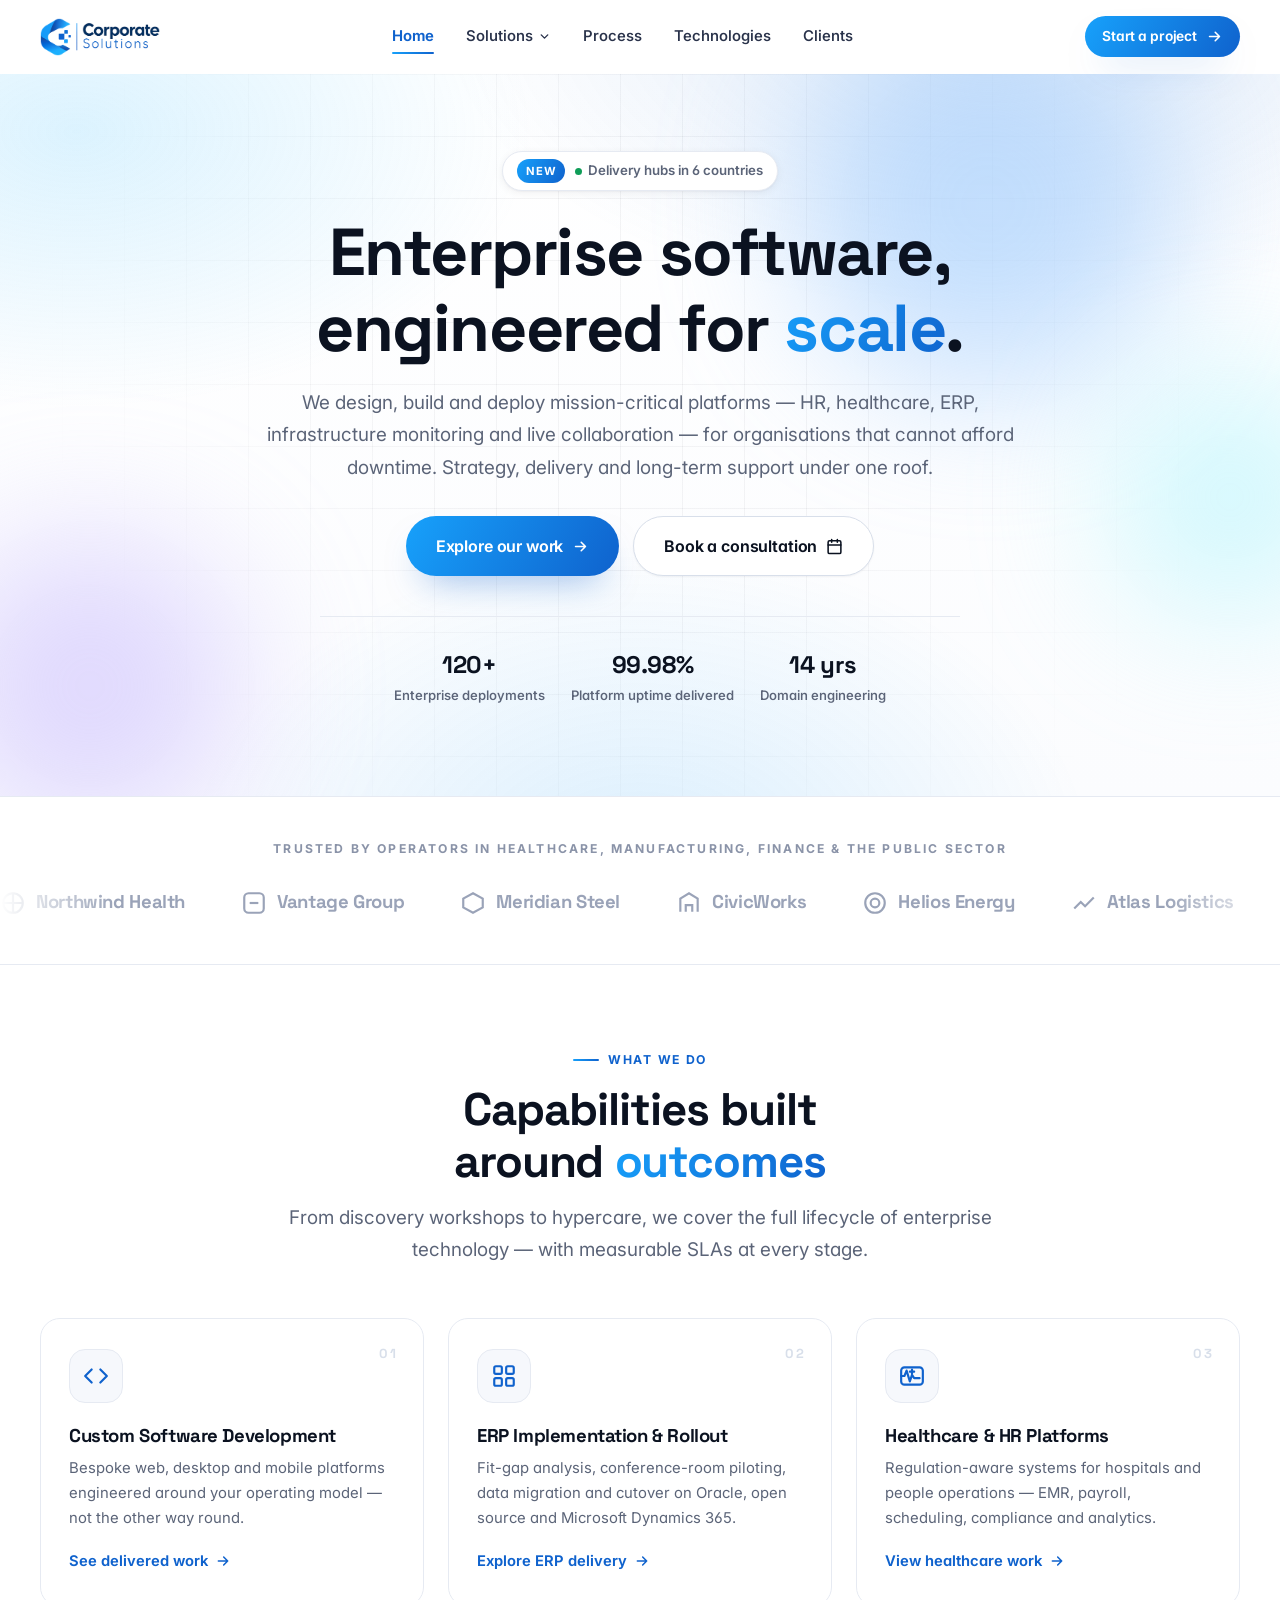
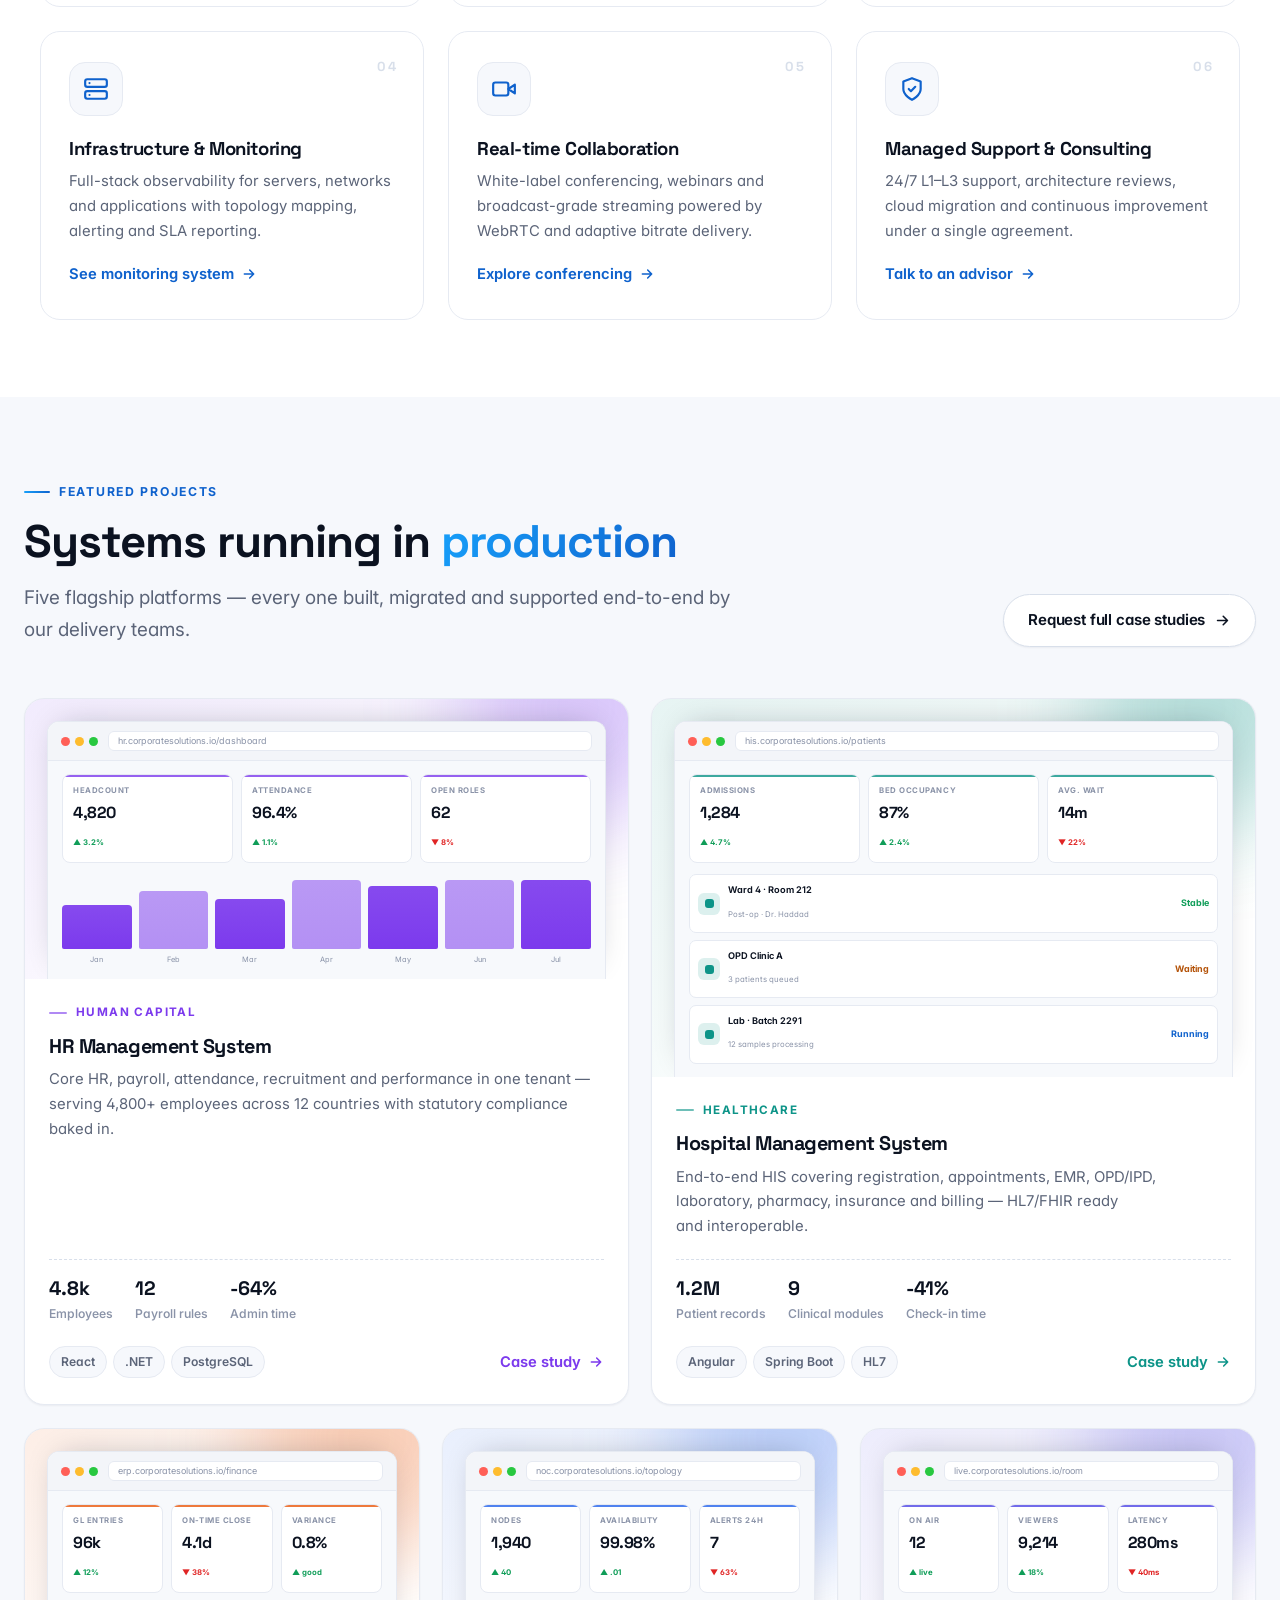
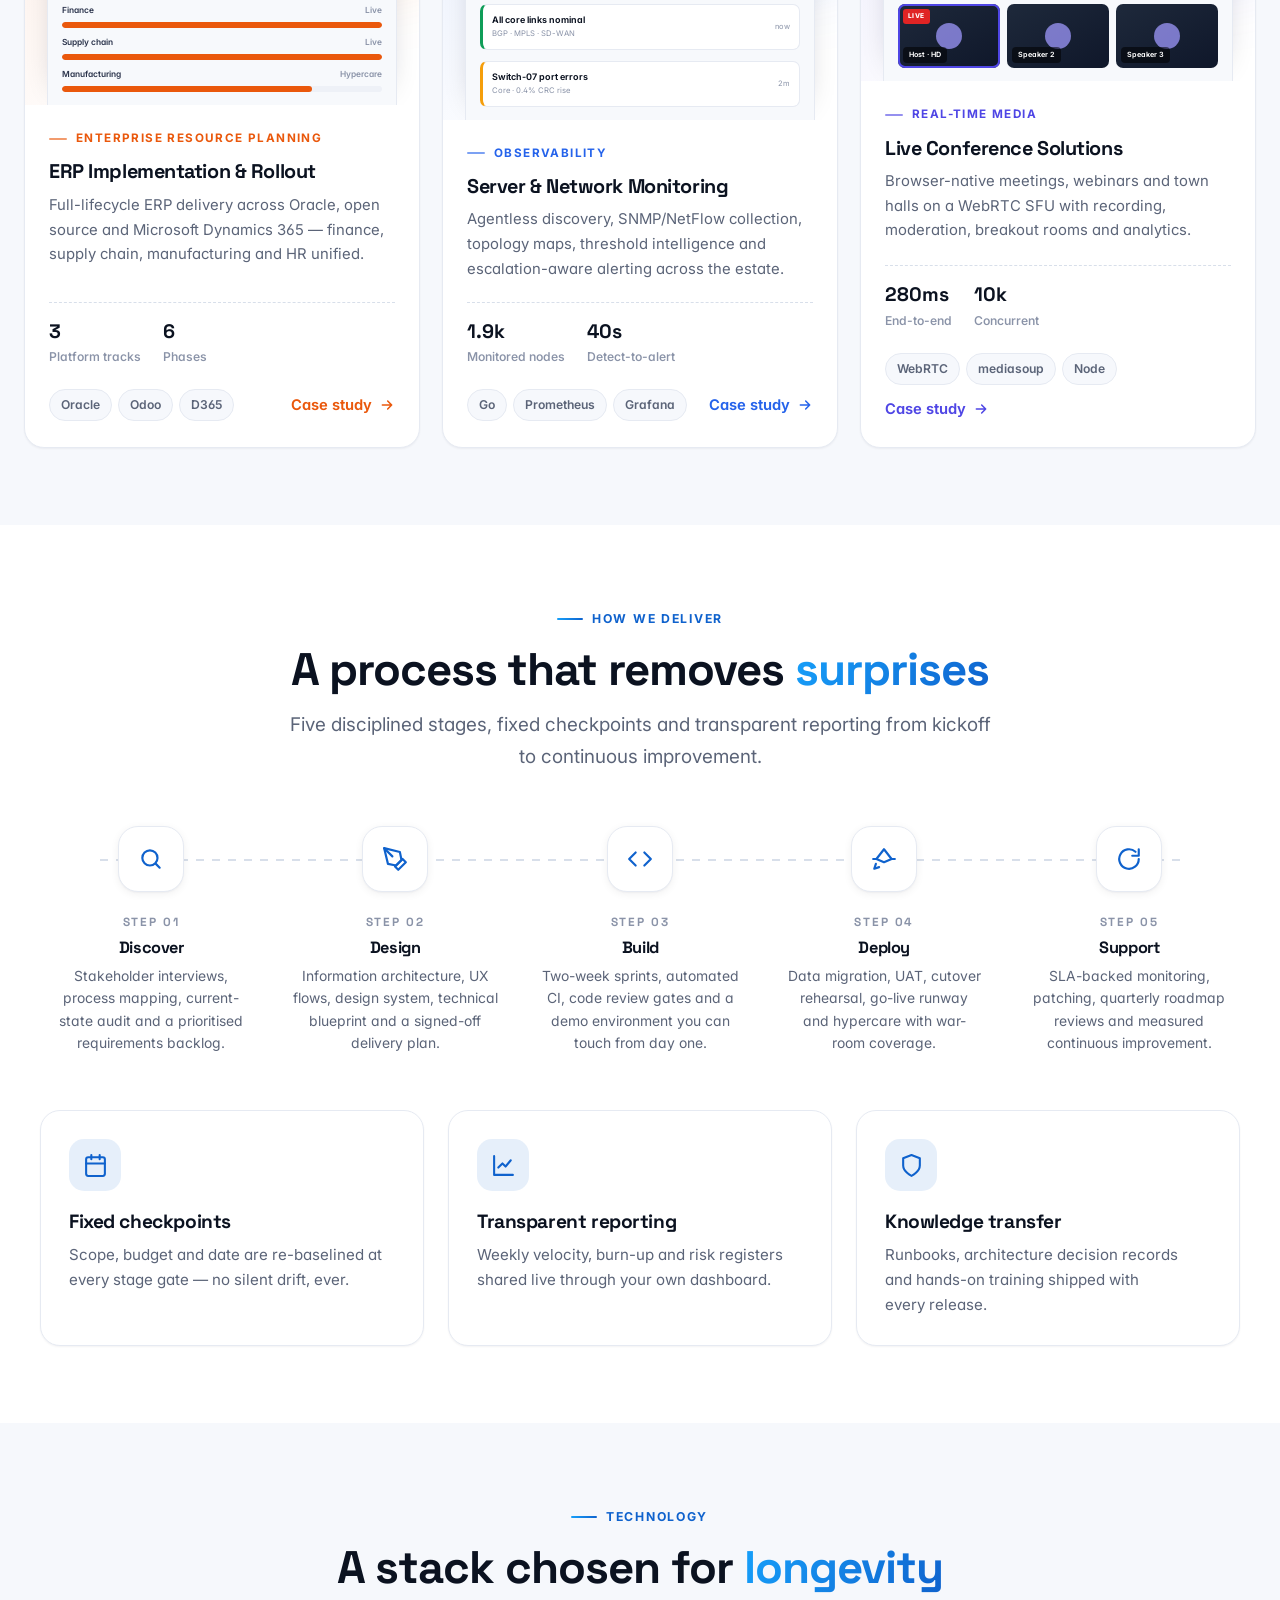
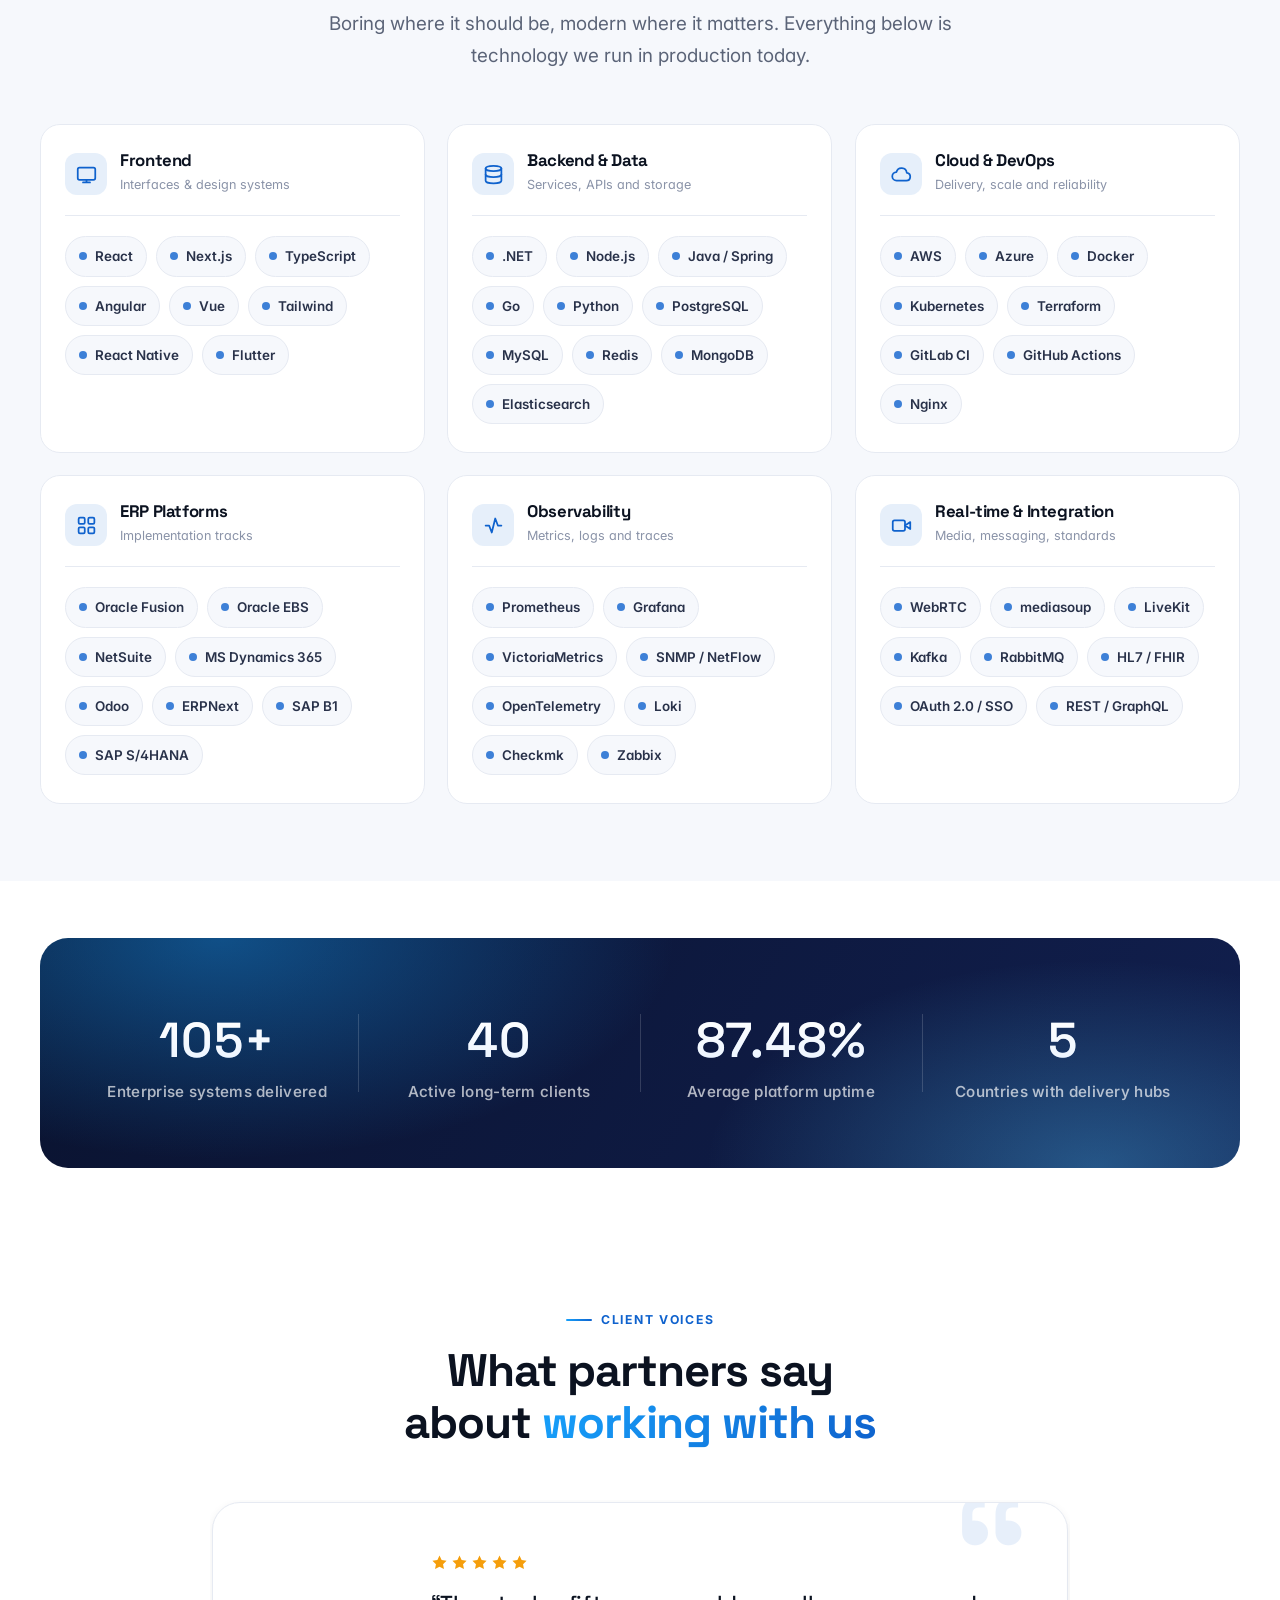
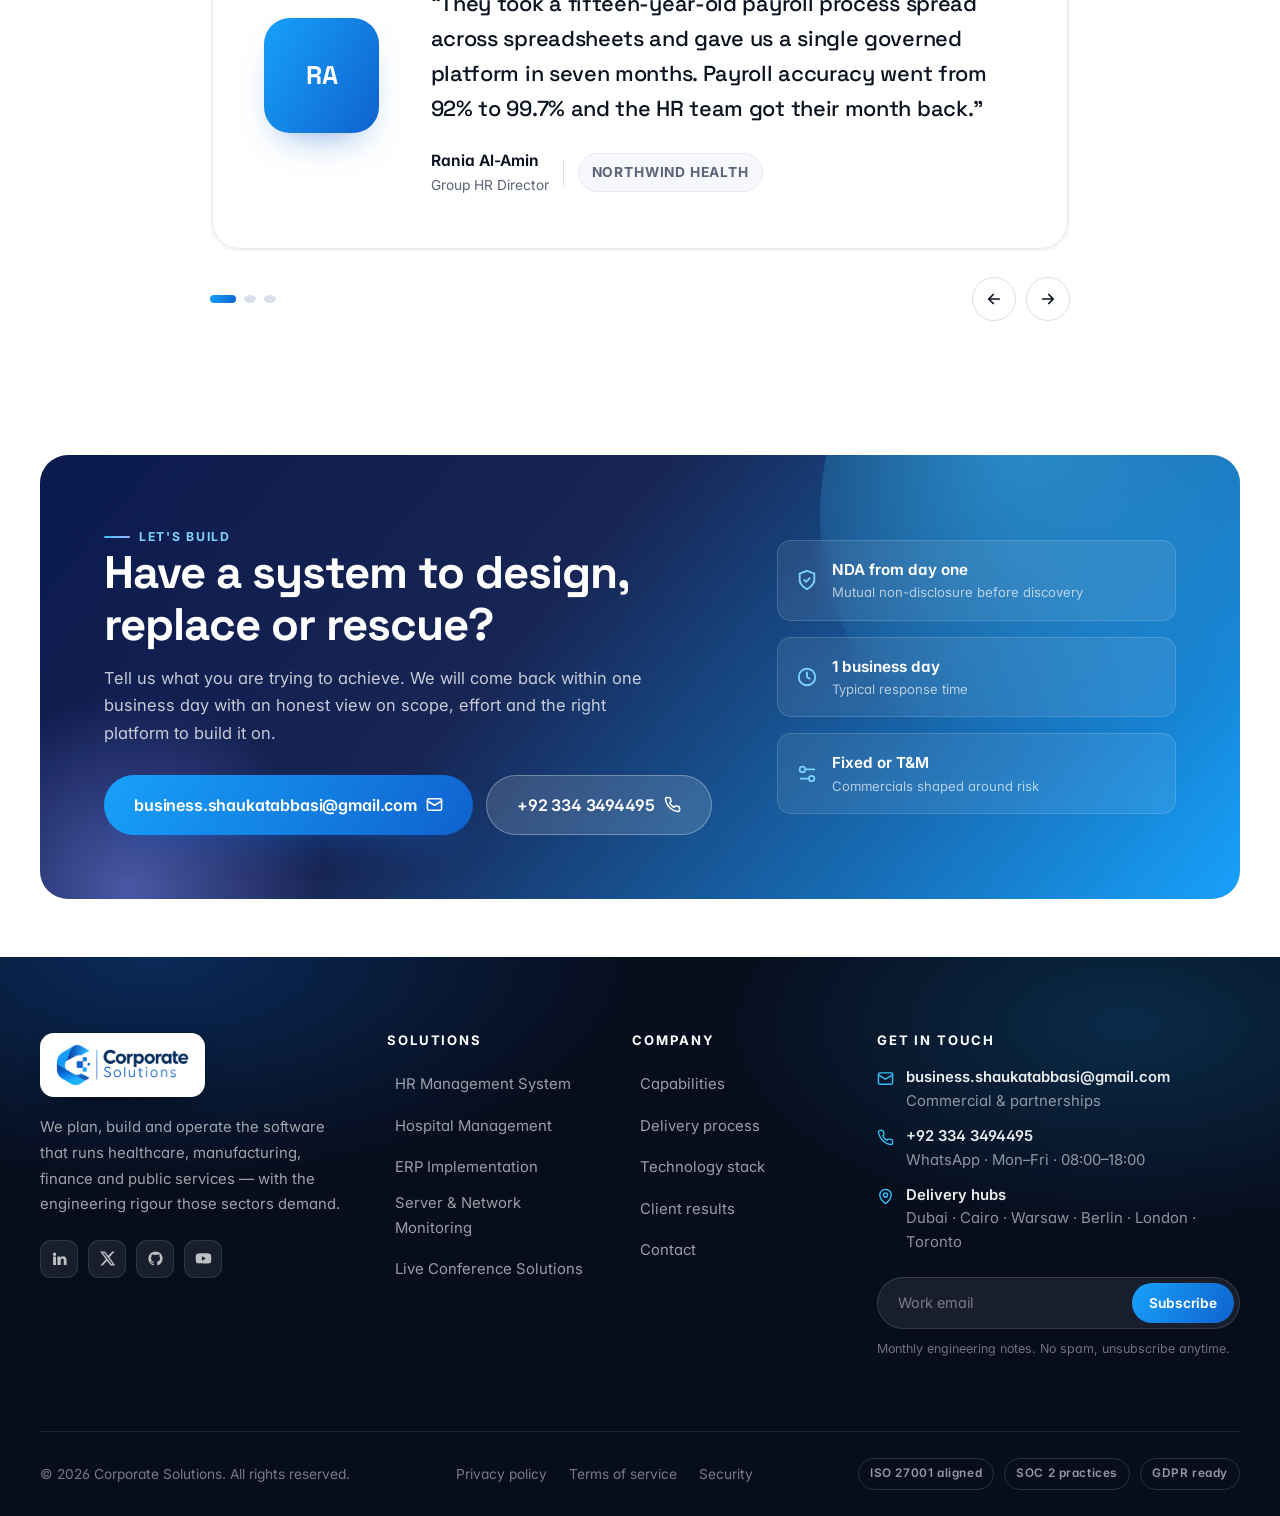
<file: v/index.html>
﻿<!DOCTYPE html>
<html lang="en">
<head>
<meta charset="UTF-8">
<meta name="viewport" content="width=device-width, initial-scale=1">
<title>Corporate Solutions — Enterprise Software &amp; IT Solutions</title>
<meta name="description" content="Corporate Solutions designs and delivers enterprise software: HR systems, hospital management, ERP implementation (Oracle, Open Source, MS Dynamics 365), server &amp; network monitoring and live conference platforms.">
<meta name="theme-color" content="#17a1fb">
<link rel="icon" type="image/png" sizes="128x128" href="assets/img/favicon.png">
<link rel="preconnect" href="https://fonts.googleapis.com">
<link rel="preconnect" href="https://fonts.gstatic.com" crossorigin>
<link href="https://fonts.googleapis.com/css2?family=Inter:wght@400;500;600;700&family=Space+Grotesk:wght@500;600;700&display=swap" rel="stylesheet">
<link rel="stylesheet" href="assets/css/base.css">
<link rel="stylesheet" href="assets/css/layout.css">
<link rel="stylesheet" href="assets/css/home.css">
<link rel="stylesheet" href="assets/css/mockups.css">
</head>
<body data-page="home">

<a class="skip-link" href="#main">Skip to content</a>

<!-- ================= HEADER ================= -->
<header class="site-header">
  <div class="wrap">
    <a class="brand" href="index.html" aria-label="Corporate Solutions home">
      <img class="brand__logo" src="assets/img/logo.png" alt="Corporate Solutions" width="640" height="202" decoding="async">
    </a>

    <nav class="nav" aria-label="Primary">
      <a class="nav__link" data-nav="home" href="index.html">Home</a>
      <div class="nav__item">
        <button class="nav__toggle" type="button" aria-haspopup="true">
          Solutions
          <svg viewBox="0 0 24 24" fill="none" stroke="currentColor" stroke-width="2.6" stroke-linecap="round" stroke-linejoin="round" aria-hidden="true"><path d="m6 9 6 6 6-6"/></svg>
        </button>
        <div class="dropdown" role="menu">
          <a class="dropdown__link" href="projects/hr-system.html">
            <span class="dropdown__ico"><svg viewBox="0 0 24 24" fill="none" stroke="currentColor" stroke-width="2" stroke-linecap="round" stroke-linejoin="round"><path d="M16 21v-2a4 4 0 0 0-4-4H6a4 4 0 0 0-4 4v2"/><circle cx="9" cy="7" r="4"/><path d="M22 21v-2a4 4 0 0 0-3-3.87"/><path d="M16 3.13a4 4 0 0 1 0 7.75"/></svg></span>
            <span><strong>HR Management System</strong><span>Core HR, payroll, talent &amp; self-service</span></span>
          </a>
          <a class="dropdown__link" href="projects/hospital-management-system.html">
            <span class="dropdown__ico"><svg viewBox="0 0 24 24" fill="none" stroke="currentColor" stroke-width="2" stroke-linecap="round" stroke-linejoin="round"><path d="M12 6v4M14 8h-4"/><path d="M2 12h3l2-5 3 10 2-6 2 3h5"/><path d="M20 8v8a2 2 0 0 1-2 2H6a2 2 0 0 1-2-2V6a2 2 0 0 1 2-2h5"/></svg></span>
            <span><strong>Hospital Management</strong><span>EMR, OPD/IPD, lab, pharmacy &amp; billing</span></span>
          </a>
          <a class="dropdown__link" href="projects/erp-implementation.html">
            <span class="dropdown__ico"><svg viewBox="0 0 24 24" fill="none" stroke="currentColor" stroke-width="2" stroke-linecap="round" stroke-linejoin="round"><rect x="3" y="3" width="7" height="7" rx="1.5"/><rect x="14" y="3" width="7" height="7" rx="1.5"/><rect x="3" y="14" width="7" height="7" rx="1.5"/><rect x="14" y="14" width="7" height="7" rx="1.5"/></svg></span>
            <span><strong>ERP Implementation</strong><span>Oracle · Open Source · MS Dynamics 365</span></span>
          </a>
          <a class="dropdown__link" href="projects/server-network-monitoring.html">
            <span class="dropdown__ico"><svg viewBox="0 0 24 24" fill="none" stroke="currentColor" stroke-width="2" stroke-linecap="round" stroke-linejoin="round"><rect x="2" y="3" width="20" height="7" rx="2"/><rect x="2" y="14" width="20" height="7" rx="2"/><path d="M6 6.5h.01M6 17.5h.01"/></svg></span>
            <span><strong>Server &amp; Network Monitoring</strong><span>Metrics, topology, alerts &amp; SLA insight</span></span>
          </a>
          <a class="dropdown__link" href="projects/live-conference-solutions.html">
            <span class="dropdown__ico"><svg viewBox="0 0 24 24" fill="none" stroke="currentColor" stroke-width="2" stroke-linecap="round" stroke-linejoin="round"><path d="m22 8-6 4 6 4V8Z"/><rect x="2" y="6" width="14" height="12" rx="2"/></svg></span>
            <span><strong>Live Conference Solutions</strong><span>WebRTC webinars, meetings &amp; streaming</span></span>
          </a>
          <a class="dropdown__link" href="#services">
            <span class="dropdown__ico"><svg viewBox="0 0 24 24" fill="none" stroke="currentColor" stroke-width="2" stroke-linecap="round" stroke-linejoin="round"><path d="M12 2 2 7l10 5 10-5-10-5Z"/><path d="m2 17 10 5 10-5M2 12l10 5 10-5"/></svg></span>
            <span><strong>Services &amp; Capabilities</strong><span>Consulting, build, integrate &amp; support</span></span>
          </a>
        </div>
      </div>
      <a class="nav__link" href="#process">Process</a>
      <a class="nav__link" href="#technologies">Technologies</a>
      <a class="nav__link" href="#testimonials">Clients</a>
    </nav>

    <div class="header__actions">
      <a class="btn btn--primary btn--sm" href="#contact">
        Start a project
        <svg viewBox="0 0 24 24" fill="none" stroke="currentColor" stroke-width="2.2" stroke-linecap="round" stroke-linejoin="round" aria-hidden="true"><path d="M5 12h14M13 6l6 6-6 6"/></svg>
      </a>
      <button class="burger" type="button" aria-label="Toggle navigation" aria-expanded="false"><span></span></button>
    </div>
  </div>
</header>

<!-- Mobile drawer -->
<div class="mobile-nav" id="mobileNav">
  <div class="mobile-nav__group">
    <div class="mobile-nav__label">Main</div>
    <a href="index.html">Home</a>
    <a href="#services">Services</a>
    <a href="#process">Our process</a>
    <a href="#technologies">Technologies</a>
    <a href="#testimonials">Clients</a>
  </div>
  <div class="mobile-nav__group">
    <div class="mobile-nav__label">Solutions</div>
    <a href="projects/hr-system.html"><span class="dropdown__ico"><svg viewBox="0 0 24 24" fill="none" stroke="currentColor" stroke-width="2"><path d="M16 21v-2a4 4 0 0 0-4-4H6a4 4 0 0 0-4 4v2"/><circle cx="9" cy="7" r="4"/></svg></span>HR Management System</a>
    <a href="projects/hospital-management-system.html"><span class="dropdown__ico"><svg viewBox="0 0 24 24" fill="none" stroke="currentColor" stroke-width="2" stroke-linecap="round"><path d="M12 6v4M14 8h-4"/><path d="M2 12h3l2-5 3 10 2-6 2 3h5"/></svg></span>Hospital Management</a>
    <a href="projects/erp-implementation.html"><span class="dropdown__ico"><svg viewBox="0 0 24 24" fill="none" stroke="currentColor" stroke-width="2"><rect x="3" y="3" width="7" height="7" rx="1.5"/><rect x="14" y="3" width="7" height="7" rx="1.5"/><rect x="3" y="14" width="7" height="7" rx="1.5"/><rect x="14" y="14" width="7" height="7" rx="1.5"/></svg></span>ERP Implementation</a>
    <a href="projects/server-network-monitoring.html"><span class="dropdown__ico"><svg viewBox="0 0 24 24" fill="none" stroke="currentColor" stroke-width="2"><rect x="2" y="3" width="20" height="7" rx="2"/><rect x="2" y="14" width="20" height="7" rx="2"/></svg></span>Server &amp; Network Monitoring</a>
    <a href="projects/live-conference-solutions.html"><span class="dropdown__ico"><svg viewBox="0 0 24 24" fill="none" stroke="currentColor" stroke-width="2" stroke-linejoin="round"><path d="m22 8-6 4 6 4V8Z"/><rect x="2" y="6" width="14" height="12" rx="2"/></svg></span>Live Conference Solutions</a>
  </div>
  <a class="btn btn--primary" href="#contact">Start a project</a>
</div>

<main id="main" class="page-enter">

<!-- ================= HERO ================= -->
<section class="hero" id="top">
  <div class="hero__bg"></div>
  <div class="hero__grid"></div>
  <div class="blob blob--1"></div>
  <div class="blob blob--2"></div>
  <div class="blob blob--3"></div>

  <div class="wrap hero__inner">
    <div class="hero__copy">
      <div class="hero__pill reveal">
        <b>New</b>
        <i>Delivery hubs in 6 countries</i>
      </div>

      <h1>
        <span class="reveal-line" style="--d:.05s"><span>Enterprise software,</span></span>
        <span class="reveal-line" style="--d:.14s"><span>engineered for <span class="text-grad">scale</span>.</span></span>
      </h1>

      <p class="lede reveal" style="--d:.3s">
        We design, build and deploy mission-critical platforms — HR, healthcare, ERP,
        infrastructure monitoring and live collaboration — for organisations that cannot
        afford downtime. Strategy, delivery and long-term support under one roof.
      </p>

      <div class="hero__actions reveal" style="--d:.4s">
        <a class="btn btn--primary btn--lg" href="#work">
          Explore our work
          <svg viewBox="0 0 24 24" fill="none" stroke="currentColor" stroke-width="2.2" stroke-linecap="round" stroke-linejoin="round"><path d="M5 12h14M13 6l6 6-6 6"/></svg>
        </a>
        <a class="btn btn--ghost btn--lg" href="#contact">
          Book a consultation
          <svg viewBox="0 0 24 24" fill="none" stroke="currentColor" stroke-width="2.2" stroke-linecap="round" stroke-linejoin="round"><path d="M8 2v4M16 2v4M3 10h18"/><rect x="3" y="4" width="18" height="18" rx="2"/></svg>
        </a>
      </div>

      <div class="hero__proof reveal" style="--d:.5s">
        <div><b>120+</b><span>Enterprise deployments</span></div>
        <div><b>99.98%</b><span>Platform uptime delivered</span></div>
        <div><b>14 yrs</b><span>Domain engineering</span></div>
      </div>
    </div>

  </div>
</section>

<!-- ================= TRUSTED BY ================= -->
<section class="trusted">
  <p class="trusted__label">Trusted by operators in healthcare, manufacturing, finance &amp; the public sector</p>
  <div class="marquee">
    <div class="marquee__track">
      <span class="logo-item"><svg viewBox="0 0 24 24" fill="none" stroke="currentColor" stroke-width="2"><circle cx="12" cy="12" r="9"/><path d="M12 3v18M3 12h18"/></svg>Northwind Health</span>
      <span class="logo-item"><svg viewBox="0 0 24 24" fill="none" stroke="currentColor" stroke-width="2"><rect x="3" y="3" width="18" height="18" rx="4"/><path d="M8 12h8"/></svg>Vantage Group</span>
      <span class="logo-item"><svg viewBox="0 0 24 24" fill="none" stroke="currentColor" stroke-width="2"><path d="m12 3 9 5v8l-9 5-9-5V8l9-5Z"/></svg>Meridian Steel</span>
      <span class="logo-item"><svg viewBox="0 0 24 24" fill="none" stroke="currentColor" stroke-width="2"><path d="M4 20V8l8-5 8 5v12"/><path d="M9 20v-6h6v6"/></svg>CivicWorks</span>
      <span class="logo-item"><svg viewBox="0 0 24 24" fill="none" stroke="currentColor" stroke-width="2"><circle cx="12" cy="12" r="4"/><circle cx="12" cy="12" r="9"/></svg>Helios Energy</span>
      <span class="logo-item"><svg viewBox="0 0 24 24" fill="none" stroke="currentColor" stroke-width="2"><path d="M3 17l6-6 4 4 8-8"/></svg>Atlas Logistics</span>
      <span class="logo-item"><svg viewBox="0 0 24 24" fill="none" stroke="currentColor" stroke-width="2"><rect x="4" y="4" width="16" height="16" rx="8"/><path d="M9 12h6"/></svg>Beacon Bank</span>
      <span class="logo-item"><svg viewBox="0 0 24 24" fill="none" stroke="currentColor" stroke-width="2"><path d="M12 2 4 6v6c0 5 8 10 8 10s8-5 8-10V6l-8-4Z"/></svg>Aegis Insurance</span>
      <!-- duplicate set for seamless loop -->
      <span class="logo-item"><svg viewBox="0 0 24 24" fill="none" stroke="currentColor" stroke-width="2"><circle cx="12" cy="12" r="9"/><path d="M12 3v18M3 12h18"/></svg>Northwind Health</span>
      <span class="logo-item"><svg viewBox="0 0 24 24" fill="none" stroke="currentColor" stroke-width="2"><rect x="3" y="3" width="18" height="18" rx="4"/><path d="M8 12h8"/></svg>Vantage Group</span>
      <span class="logo-item"><svg viewBox="0 0 24 24" fill="none" stroke="currentColor" stroke-width="2"><path d="m12 3 9 5v8l-9 5-9-5V8l9-5Z"/></svg>Meridian Steel</span>
      <span class="logo-item"><svg viewBox="0 0 24 24" fill="none" stroke="currentColor" stroke-width="2"><path d="M4 20V8l8-5 8 5v12"/><path d="M9 20v-6h6v6"/></svg>CivicWorks</span>
      <span class="logo-item"><svg viewBox="0 0 24 24" fill="none" stroke="currentColor" stroke-width="2"><circle cx="12" cy="12" r="4"/><circle cx="12" cy="12" r="9"/></svg>Helios Energy</span>
      <span class="logo-item"><svg viewBox="0 0 24 24" fill="none" stroke="currentColor" stroke-width="2"><path d="M3 17l6-6 4 4 8-8"/></svg>Atlas Logistics</span>
      <span class="logo-item"><svg viewBox="0 0 24 24" fill="none" stroke="currentColor" stroke-width="2"><rect x="4" y="4" width="16" height="16" rx="8"/><path d="M9 12h6"/></svg>Beacon Bank</span>
      <span class="logo-item"><svg viewBox="0 0 24 24" fill="none" stroke="currentColor" stroke-width="2"><path d="M12 2 4 6v6c0 5 8 10 8 10s8-5 8-10V6l-8-4Z"/></svg>Aegis Insurance</span>
    </div>
  </div>
</section>

<!-- ================= SERVICES ================= -->
<section class="section" id="services">
  <div class="wrap">
    <div class="section-head section-head--center">
      <span class="eyebrow reveal">What we do</span>
      <h2 class="reveal" style="--d:.06s">Capabilities built around <span class="text-grad">outcomes</span></h2>
      <p class="lede reveal" style="--d:.12s">From discovery workshops to hypercare, we cover the full lifecycle of enterprise technology — with measurable SLAs at every stage.</p>
    </div>

    <div class="grid services__grid" data-stagger=".08">
      <article class="svc reveal">
        <span class="svc__num">01</span>
        <span class="svc__ico"><svg viewBox="0 0 24 24" fill="none" stroke="currentColor" stroke-width="2" stroke-linecap="round" stroke-linejoin="round"><path d="m16 18 6-6-6-6M8 6l-6 6 6 6"/></svg></span>
        <h3>Custom Software Development</h3>
        <p>Bespoke web, desktop and mobile platforms engineered around your operating model — not the other way round.</p>
        <a class="link-arrow" href="#work">See delivered work <svg viewBox="0 0 24 24" fill="none" stroke="currentColor" stroke-width="2.3" stroke-linecap="round" stroke-linejoin="round"><path d="M5 12h14M13 6l6 6-6 6"/></svg></a>
      </article>

      <article class="svc reveal">
        <span class="svc__num">02</span>
        <span class="svc__ico"><svg viewBox="0 0 24 24" fill="none" stroke="currentColor" stroke-width="2" stroke-linecap="round" stroke-linejoin="round"><rect x="3" y="3" width="7" height="7" rx="1.5"/><rect x="14" y="3" width="7" height="7" rx="1.5"/><rect x="3" y="14" width="7" height="7" rx="1.5"/><rect x="14" y="14" width="7" height="7" rx="1.5"/></svg></span>
        <h3>ERP Implementation &amp; Rollout</h3>
        <p>Fit-gap analysis, conference-room piloting, data migration and cutover on Oracle, open source and Microsoft Dynamics 365.</p>
        <a class="link-arrow" href="projects/erp-implementation.html">Explore ERP delivery <svg viewBox="0 0 24 24" fill="none" stroke="currentColor" stroke-width="2.3" stroke-linecap="round" stroke-linejoin="round"><path d="M5 12h14M13 6l6 6-6 6"/></svg></a>
      </article>

      <article class="svc reveal">
        <span class="svc__num">03</span>
        <span class="svc__ico"><svg viewBox="0 0 24 24" fill="none" stroke="currentColor" stroke-width="2" stroke-linecap="round" stroke-linejoin="round"><path d="M12 6v4M14 8h-4"/><path d="M2 12h3l2-5 3 10 2-6 2 3h5"/><rect x="2" y="4" width="20" height="16" rx="3"/></svg></span>
        <h3>Healthcare &amp; HR Platforms</h3>
        <p>Regulation-aware systems for hospitals and people operations — EMR, payroll, scheduling, compliance and analytics.</p>
        <a class="link-arrow" href="projects/hospital-management-system.html">View healthcare work <svg viewBox="0 0 24 24" fill="none" stroke="currentColor" stroke-width="2.3" stroke-linecap="round" stroke-linejoin="round"><path d="M5 12h14M13 6l6 6-6 6"/></svg></a>
      </article>

      <article class="svc reveal">
        <span class="svc__num">04</span>
        <span class="svc__ico"><svg viewBox="0 0 24 24" fill="none" stroke="currentColor" stroke-width="2" stroke-linecap="round" stroke-linejoin="round"><rect x="2" y="3" width="20" height="7" rx="2"/><rect x="2" y="14" width="20" height="7" rx="2"/><path d="M6 6.5h.01M6 17.5h.01"/></svg></span>
        <h3>Infrastructure &amp; Monitoring</h3>
        <p>Full-stack observability for servers, networks and applications with topology mapping, alerting and SLA reporting.</p>
        <a class="link-arrow" href="projects/server-network-monitoring.html">See monitoring system <svg viewBox="0 0 24 24" fill="none" stroke="currentColor" stroke-width="2.3" stroke-linecap="round" stroke-linejoin="round"><path d="M5 12h14M13 6l6 6-6 6"/></svg></a>
      </article>

      <article class="svc reveal">
        <span class="svc__num">05</span>
        <span class="svc__ico"><svg viewBox="0 0 24 24" fill="none" stroke="currentColor" stroke-width="2" stroke-linecap="round" stroke-linejoin="round"><path d="m22 8-6 4 6 4V8Z"/><rect x="2" y="6" width="14" height="12" rx="2"/></svg></span>
        <h3>Real-time Collaboration</h3>
        <p>White-label conferencing, webinars and broadcast-grade streaming powered by WebRTC and adaptive bitrate delivery.</p>
        <a class="link-arrow" href="projects/live-conference-solutions.html">Explore conferencing <svg viewBox="0 0 24 24" fill="none" stroke="currentColor" stroke-width="2.3" stroke-linecap="round" stroke-linejoin="round"><path d="M5 12h14M13 6l6 6-6 6"/></svg></a>
      </article>

      <article class="svc reveal">
        <span class="svc__num">06</span>
        <span class="svc__ico"><svg viewBox="0 0 24 24" fill="none" stroke="currentColor" stroke-width="2" stroke-linecap="round" stroke-linejoin="round"><path d="M12 22s8-4 8-10V5l-8-3-8 3v7c0 6 8 10 8 10Z"/><path d="m9 12 2 2 4-4"/></svg></span>
        <h3>Managed Support &amp; Consulting</h3>
        <p>24/7 L1–L3 support, architecture reviews, cloud migration and continuous improvement under a single agreement.</p>
        <a class="link-arrow" href="#contact">Talk to an advisor <svg viewBox="0 0 24 24" fill="none" stroke="currentColor" stroke-width="2.3" stroke-linecap="round" stroke-linejoin="round"><path d="M5 12h14M13 6l6 6-6 6"/></svg></a>
      </article>
    </div>
  </div>
</section>

<!-- ================= FEATURED PROJECTS ================= -->
<section class="section section--alt" id="work">
  <div class="wrap wrap-wide">
    <div class="projects-head">
      <div class="section-head">
        <span class="eyebrow reveal">Featured projects</span>
        <h2 class="reveal" style="--d:.06s">Systems running in <span class="text-grad">production</span></h2>
        <p class="lede reveal" style="--d:.12s">Five flagship platforms — every one built, migrated and supported end-to-end by our delivery teams.</p>
      </div>
      <a class="btn btn--ghost reveal" style="--d:.18s" href="#contact">
        Request full case studies
        <svg viewBox="0 0 24 24" fill="none" stroke="currentColor" stroke-width="2.2" stroke-linecap="round" stroke-linejoin="round"><path d="M5 12h14M13 6l6 6-6 6"/></svg>
      </a>
    </div>

    <div class="projects-grid" data-stagger=".09">

      <!-- HR -->
      <a class="pcard pcard--wide reveal" href="projects/hr-system.html" style="--accent:#7c3aed;--accent-2:#a855f7;--accent-soft:rgba(124,58,237,.10);--accent-line:rgba(124,58,237,.3)">
        <div class="pcard__media">
          <div class="pcard__thumb">
            <div class="mock__bar"><span class="mock__dots"><i></i><i></i><i></i></span><span class="mock__url">hr.corporatesolutions.io/dashboard</span></div>
            <div class="mock__main">
              <div class="m-kpis m-kpis--3">
                <div class="m-kpi"><span>Headcount</span><b>4,820</b><em>▲ 3.2%</em></div>
                <div class="m-kpi"><span>Attendance</span><b>96.4%</b><em>▲ 1.1%</em></div>
                <div class="m-kpi"><span>Open roles</span><b>62</b><em class="down">▼ 8%</em></div>
              </div>
              <div class="m-bars">
                <span class="b"><i style="--h:52%"></i><span>Jan</span></span>
                <span class="b"><i style="--h:68%"></i><span>Feb</span></span>
                <span class="b"><i style="--h:59%"></i><span>Mar</span></span>
                <span class="b"><i style="--h:81%"></i><span>Apr</span></span>
                <span class="b"><i style="--h:74%"></i><span>May</span></span>
                <span class="b"><i style="--h:92%"></i><span>Jun</span></span>
                <span class="b"><i style="--h:86%"></i><span>Jul</span></span>
              </div>
            </div>
          </div>
        </div>
        <div class="pcard__body">
          <span class="pcard__kicker">Human Capital</span>
          <h3>HR Management System</h3>
          <p>Core HR, payroll, attendance, recruitment and performance in one tenant — serving 4,800+ employees across 12 countries with statutory compliance baked in.</p>
          <div class="pcard__stats">
            <div><b>4.8k</b><span>Employees</span></div>
            <div><b>12</b><span>Payroll rules</span></div>
            <div><b>-64%</b><span>Admin time</span></div>
          </div>
          <div class="pcard__foot">
            <div class="pcard__tags"><span class="tag">React</span><span class="tag">.NET</span><span class="tag">PostgreSQL</span></div>
            <span class="link-arrow">Case study <svg viewBox="0 0 24 24" fill="none" stroke="currentColor" stroke-width="2.3" stroke-linecap="round" stroke-linejoin="round"><path d="M5 12h14M13 6l6 6-6 6"/></svg></span>
          </div>
        </div>
      </a>

      <!-- Hospital -->
      <a class="pcard pcard--wide reveal" href="projects/hospital-management-system.html" style="--accent:#0d9488;--accent-2:#14b8a6;--accent-soft:rgba(13,148,136,.10);--accent-line:rgba(13,148,136,.3)">
        <div class="pcard__media">
          <div class="pcard__thumb">
            <div class="mock__bar"><span class="mock__dots"><i></i><i></i><i></i></span><span class="mock__url">his.corporatesolutions.io/patients</span></div>
            <div class="mock__main">
              <div class="m-kpis m-kpis--3">
                <div class="m-kpi"><span>Admissions</span><b>1,284</b><em>▲ 4.7%</em></div>
                <div class="m-kpi"><span>Bed occupancy</span><b>87%</b><em>▲ 2.4%</em></div>
                <div class="m-kpi"><span>Avg. wait</span><b>14m</b><em class="down">▼ 22%</em></div>
              </div>
              <div class="m-list">
                <div class="m-li"><span class="m-li__ic"><i></i></span><span class="m-li__tx"><b>Ward 4 · Room 212</b><span>Post-op · Dr. Haddad</span></span><span class="m-li__val" style="color:#0f9d58">Stable</span></div>
                <div class="m-li"><span class="m-li__ic"><i></i></span><span class="m-li__tx"><b>OPD Clinic A</b><span>3 patients queued</span></span><span class="m-li__val" style="color:#b45309">Waiting</span></div>
                <div class="m-li"><span class="m-li__ic"><i></i></span><span class="m-li__tx"><b>Lab · Batch 2291</b><span>12 samples processing</span></span><span class="m-li__val" style="color:#0f62cd">Running</span></div>
              </div>
            </div>
          </div>
        </div>
        <div class="pcard__body">
          <span class="pcard__kicker">Healthcare</span>
          <h3>Hospital Management System</h3>
          <p>End-to-end HIS covering registration, appointments, EMR, OPD/IPD, laboratory, pharmacy, insurance and billing — HL7/FHIR ready and interoperable.</p>
          <div class="pcard__stats">
            <div><b>1.2M</b><span>Patient records</span></div>
            <div><b>9</b><span>Clinical modules</span></div>
            <div><b>-41%</b><span>Check-in time</span></div>
          </div>
          <div class="pcard__foot">
            <div class="pcard__tags"><span class="tag">Angular</span><span class="tag">Spring Boot</span><span class="tag">HL7</span></div>
            <span class="link-arrow">Case study <svg viewBox="0 0 24 24" fill="none" stroke="currentColor" stroke-width="2.3" stroke-linecap="round" stroke-linejoin="round"><path d="M5 12h14M13 6l6 6-6 6"/></svg></span>
          </div>
        </div>
      </a>

      <!-- ERP -->
      <a class="pcard reveal" href="projects/erp-implementation.html" style="--accent:#ea580c;--accent-2:#f97316;--accent-soft:rgba(234,88,12,.10);--accent-line:rgba(234,88,12,.3)">
        <div class="pcard__media">
          <div class="pcard__thumb">
            <div class="mock__bar"><span class="mock__dots"><i></i><i></i><i></i></span><span class="mock__url">erp.corporatesolutions.io/finance</span></div>
            <div class="mock__main">
              <div class="m-kpis m-kpis--3">
                <div class="m-kpi"><span>GL entries</span><b>96k</b><em>▲ 12%</em></div>
                <div class="m-kpi"><span>On-time close</span><b>4.1d</b><em class="down">▼ 38%</em></div>
                <div class="m-kpi"><span>Variance</span><b>0.8%</b><em>▲ good</em></div>
              </div>
              <div class="m-prog">
                <div class="m-prog__i"><span>Finance <em>Live</em></span><i><b style="--w:100%"></b></i></div>
                <div class="m-prog__i"><span>Supply chain <em>Live</em></span><i><b style="--w:100%"></b></i></div>
                <div class="m-prog__i"><span>Manufacturing <em>Hypercare</em></span><i><b style="--w:78%"></b></i></div>
              </div>
            </div>
          </div>
        </div>
        <div class="pcard__body">
          <span class="pcard__kicker">Enterprise Resource Planning</span>
          <h3>ERP Implementation &amp; Rollout</h3>
          <p>Full-lifecycle ERP delivery across Oracle, open source and Microsoft Dynamics 365 — finance, supply chain, manufacturing and HR unified.</p>
          <div class="pcard__stats">
            <div><b>3</b><span>Platform tracks</span></div>
            <div><b>6</b><span>Phases</span></div>
          </div>
          <div class="pcard__foot">
            <div class="pcard__tags"><span class="tag">Oracle</span><span class="tag">Odoo</span><span class="tag">D365</span></div>
            <span class="link-arrow">Case study <svg viewBox="0 0 24 24" fill="none" stroke="currentColor" stroke-width="2.3" stroke-linecap="round" stroke-linejoin="round"><path d="M5 12h14M13 6l6 6-6 6"/></svg></span>
          </div>
        </div>
      </a>

      <!-- Monitoring -->
      <a class="pcard reveal" href="projects/server-network-monitoring.html" style="--accent:#2563eb;--accent-2:#3b82f6;--accent-soft:rgba(37,99,235,.10);--accent-line:rgba(37,99,235,.3)">
        <div class="pcard__media">
          <div class="pcard__thumb">
            <div class="mock__bar"><span class="mock__dots"><i></i><i></i><i></i></span><span class="mock__url">noc.corporatesolutions.io/topology</span></div>
            <div class="mock__main">
              <div class="m-kpis m-kpis--3">
                <div class="m-kpi"><span>Nodes</span><b>1,940</b><em>▲ 40</em></div>
                <div class="m-kpi"><span>Availability</span><b>99.98%</b><em>▲ .01</em></div>
                <div class="m-kpi"><span>Alerts 24h</span><b>7</b><em class="down">▼ 63%</em></div>
              </div>
              <div class="m-alert ok"><span><b>All core links nominal</b><span>BGP · MPLS · SD-WAN</span></span><span class="t">now</span></div>
              <div class="m-alert warn"><span><b>Switch-07 port errors</b><span>Core · 0.4% CRC rise</span></span><span class="t">2m</span></div>
            </div>
          </div>
        </div>
        <div class="pcard__body">
          <span class="pcard__kicker">Observability</span>
          <h3>Server &amp; Network Monitoring</h3>
          <p>Agentless discovery, SNMP/NetFlow collection, topology maps, threshold intelligence and escalation-aware alerting across the estate.</p>
          <div class="pcard__stats">
            <div><b>1.9k</b><span>Monitored nodes</span></div>
            <div><b>40s</b><span>Detect-to-alert</span></div>
          </div>
          <div class="pcard__foot">
            <div class="pcard__tags"><span class="tag">Go</span><span class="tag">Prometheus</span><span class="tag">Grafana</span></div>
            <span class="link-arrow">Case study <svg viewBox="0 0 24 24" fill="none" stroke="currentColor" stroke-width="2.3" stroke-linecap="round" stroke-linejoin="round"><path d="M5 12h14M13 6l6 6-6 6"/></svg></span>
          </div>
        </div>
      </a>

      <!-- Conference -->
      <a class="pcard reveal" href="projects/live-conference-solutions.html" style="--accent:#4f46e5;--accent-2:#6366f1;--accent-soft:rgba(79,70,229,.10);--accent-line:rgba(79,70,229,.3)">
        <div class="pcard__media">
          <div class="pcard__thumb">
            <div class="mock__bar"><span class="mock__dots"><i></i><i></i><i></i></span><span class="mock__url">live.corporatesolutions.io/room</span></div>
            <div class="mock__main">
              <div class="m-kpis m-kpis--3">
                <div class="m-kpi"><span>On air</span><b>12</b><em>▲ live</em></div>
                <div class="m-kpi"><span>Viewers</span><b>9,214</b><em>▲ 18%</em></div>
                <div class="m-kpi"><span>Latency</span><b>280ms</b><em class="down">▼ 40ms</em></div>
              </div>
              <div class="m-vids">
                <span class="m-vid live speak"><span>Host · HD</span></span>
                <span class="m-vid"><span>Speaker 2</span></span>
                <span class="m-vid"><span>Speaker 3</span></span>
              </div>
            </div>
          </div>
        </div>
        <div class="pcard__body">
          <span class="pcard__kicker">Real-time Media</span>
          <h3>Live Conference Solutions</h3>
          <p>Browser-native meetings, webinars and town halls on a WebRTC SFU with recording, moderation, breakout rooms and analytics.</p>
          <div class="pcard__stats">
            <div><b>280ms</b><span>End-to-end</span></div>
            <div><b>10k</b><span>Concurrent</span></div>
          </div>
          <div class="pcard__foot">
            <div class="pcard__tags"><span class="tag">WebRTC</span><span class="tag">mediasoup</span><span class="tag">Node</span></div>
            <span class="link-arrow">Case study <svg viewBox="0 0 24 24" fill="none" stroke="currentColor" stroke-width="2.3" stroke-linecap="round" stroke-linejoin="round"><path d="M5 12h14M13 6l6 6-6 6"/></svg></span>
          </div>
        </div>
      </a>

    </div>
  </div>
</section>

<!-- ================= PROCESS ================= -->
<section class="section" id="process">
  <div class="wrap">
    <div class="section-head section-head--center">
      <span class="eyebrow reveal">How we deliver</span>
      <h2 class="reveal" style="--d:.06s">A process that removes <span class="text-grad">surprises</span></h2>
      <p class="lede reveal" style="--d:.12s">Five disciplined stages, fixed checkpoints and transparent reporting from kickoff to continuous improvement.</p>
    </div>

    <div class="process">
      <div class="process__rail" data-stagger=".1">
        <div class="pstep reveal">
          <span class="pstep__dot"><svg viewBox="0 0 24 24" fill="none" stroke="currentColor" stroke-width="2" stroke-linecap="round" stroke-linejoin="round"><circle cx="11" cy="11" r="7"/><path d="m20 20-3.5-3.5"/></svg></span>
          <div class="pstep__idx">STEP 01</div>
          <h4>Discover</h4>
          <p>Stakeholder interviews, process mapping, current-state audit and a prioritised requirements backlog.</p>
        </div>

        <div class="pstep reveal">
          <span class="pstep__dot"><svg viewBox="0 0 24 24" fill="none" stroke="currentColor" stroke-width="2" stroke-linecap="round" stroke-linejoin="round"><path d="M12 19l7-7 3 3-7 7-3-3Z"/><path d="M18 13l-1.5-7.5L2 2l3.5 14.5L13 18l5-5Z"/><path d="M2 2l7.586 7.586"/></svg></span>
          <div class="pstep__idx">STEP 02</div>
          <h4>Design</h4>
          <p>Information architecture, UX flows, design system, technical blueprint and a signed-off delivery plan.</p>
        </div>

        <div class="pstep reveal">
          <span class="pstep__dot"><svg viewBox="0 0 24 24" fill="none" stroke="currentColor" stroke-width="2" stroke-linecap="round" stroke-linejoin="round"><path d="m16 18 6-6-6-6M8 6l-6 6 6 6"/></svg></span>
          <div class="pstep__idx">STEP 03</div>
          <h4>Build</h4>
          <p>Two-week sprints, automated CI, code review gates and a demo environment you can touch from day one.</p>
        </div>

        <div class="pstep reveal">
          <span class="pstep__dot"><svg viewBox="0 0 24 24" fill="none" stroke="currentColor" stroke-width="2" stroke-linecap="round" stroke-linejoin="round"><path d="M4.5 16.5 3 21l4.5-1.5"/><path d="M12 15 5 12l7-9 7 9-7 3Z"/><path d="M5 12H2"/><path d="M19 12h3"/></svg></span>
          <div class="pstep__idx">STEP 04</div>
          <h4>Deploy</h4>
          <p>Data migration, UAT, cutover rehearsal, go-live runway and hypercare with war-room coverage.</p>
        </div>

        <div class="pstep reveal">
          <span class="pstep__dot"><svg viewBox="0 0 24 24" fill="none" stroke="currentColor" stroke-width="2" stroke-linecap="round" stroke-linejoin="round"><path d="M21 12a9 9 0 1 1-3-6.7"/><path d="M21 3v6h-6"/></svg></span>
          <div class="pstep__idx">STEP 05</div>
          <h4>Support</h4>
          <p>SLA-backed monitoring, patching, quarterly roadmap reviews and measured continuous improvement.</p>
        </div>
      </div>
    </div>

    <div class="grid g-3 mt-56" data-stagger=".08">
      <div class="card reveal">
        <span class="card__ico"><svg viewBox="0 0 24 24" fill="none" stroke="currentColor" stroke-width="2" stroke-linecap="round" stroke-linejoin="round"><rect x="3" y="4" width="18" height="18" rx="2"/><path d="M16 2v4M8 2v4M3 10h18"/></svg></span>
        <h4>Fixed checkpoints</h4>
        <p>Scope, budget and date are re-baselined at every stage gate — no silent drift, ever.</p>
      </div>
      <div class="card reveal">
        <span class="card__ico"><svg viewBox="0 0 24 24" fill="none" stroke="currentColor" stroke-width="2" stroke-linecap="round" stroke-linejoin="round"><path d="M3 3v18h18"/><path d="m7 14 4-4 3 3 5-6"/></svg></span>
        <h4>Transparent reporting</h4>
        <p>Weekly velocity, burn-up and risk registers shared live through your own dashboard.</p>
      </div>
      <div class="card reveal">
        <span class="card__ico"><svg viewBox="0 0 24 24" fill="none" stroke="currentColor" stroke-width="2" stroke-linecap="round" stroke-linejoin="round"><path d="M12 22s8-4 8-10V5l-8-3-8 3v7c0 6 8 10 8 10Z"/></svg></span>
        <h4>Knowledge transfer</h4>
        <p>Runbooks, architecture decision records and hands-on training shipped with every release.</p>
      </div>
    </div>
  </div>
</section>

<!-- ================= TECHNOLOGIES ================= -->
<section class="section section--alt" id="technologies">
  <div class="wrap">
    <div class="section-head section-head--center">
      <span class="eyebrow reveal">Technology</span>
      <h2 class="reveal" style="--d:.06s">A stack chosen for <span class="text-grad">longevity</span></h2>
      <p class="lede reveal" style="--d:.12s">Boring where it should be, modern where it matters. Everything below is technology we run in production today.</p>
    </div>

    <div class="tech__panels" data-stagger=".08">
      <div class="tpanel reveal">
        <div class="tpanel__head">
          <span class="ic"><svg viewBox="0 0 24 24" fill="none" stroke="currentColor" stroke-width="2" stroke-linecap="round" stroke-linejoin="round"><rect x="2" y="4" width="20" height="14" rx="2"/><path d="M8 21h8M12 18v3"/></svg></span>
          <div><h3>Frontend</h3><span>Interfaces &amp; design systems</span></div>
        </div>
        <div class="chips">
          <span class="chip"><i></i>React</span><span class="chip"><i></i>Next.js</span>
          <span class="chip"><i></i>TypeScript</span><span class="chip"><i></i>Angular</span>
          <span class="chip"><i></i>Vue</span><span class="chip"><i></i>Tailwind</span>
          <span class="chip"><i></i>React Native</span><span class="chip"><i></i>Flutter</span>
        </div>
      </div>

      <div class="tpanel reveal">
        <div class="tpanel__head">
          <span class="ic"><svg viewBox="0 0 24 24" fill="none" stroke="currentColor" stroke-width="2" stroke-linecap="round" stroke-linejoin="round"><ellipse cx="12" cy="5" rx="9" ry="3"/><path d="M3 5v14c0 1.7 4 3 9 3s9-1.3 9-3V5"/><path d="M3 12c0 1.7 4 3 9 3s9-1.3 9-3"/></svg></span>
          <div><h3>Backend &amp; Data</h3><span>Services, APIs and storage</span></div>
        </div>
        <div class="chips">
          <span class="chip"><i></i>.NET</span><span class="chip"><i></i>Node.js</span>
          <span class="chip"><i></i>Java / Spring</span><span class="chip"><i></i>Go</span>
          <span class="chip"><i></i>Python</span><span class="chip"><i></i>PostgreSQL</span>
          <span class="chip"><i></i>MySQL</span><span class="chip"><i></i>Redis</span>
          <span class="chip"><i></i>MongoDB</span><span class="chip"><i></i>Elasticsearch</span>
        </div>
      </div>

      <div class="tpanel reveal">
        <div class="tpanel__head">
          <span class="ic"><svg viewBox="0 0 24 24" fill="none" stroke="currentColor" stroke-width="2" stroke-linecap="round" stroke-linejoin="round"><path d="M17.5 19a4.5 4.5 0 0 0 .5-8.97A6 6 0 0 0 6.2 9.2 4.5 4.5 0 0 0 6.5 19h11Z"/></svg></span>
          <div><h3>Cloud &amp; DevOps</h3><span>Delivery, scale and reliability</span></div>
        </div>
        <div class="chips">
          <span class="chip"><i></i>AWS</span><span class="chip"><i></i>Azure</span>
          <span class="chip"><i></i>Docker</span><span class="chip"><i></i>Kubernetes</span>
          <span class="chip"><i></i>Terraform</span><span class="chip"><i></i>GitLab CI</span>
          <span class="chip"><i></i>GitHub Actions</span><span class="chip"><i></i>Nginx</span>
        </div>
      </div>

      <div class="tpanel reveal">
        <div class="tpanel__head">
          <span class="ic"><svg viewBox="0 0 24 24" fill="none" stroke="currentColor" stroke-width="2" stroke-linecap="round" stroke-linejoin="round"><rect x="3" y="3" width="7" height="7" rx="1.5"/><rect x="14" y="3" width="7" height="7" rx="1.5"/><rect x="3" y="14" width="7" height="7" rx="1.5"/><rect x="14" y="14" width="7" height="7" rx="1.5"/></svg></span>
          <div><h3>ERP Platforms</h3><span>Implementation tracks</span></div>
        </div>
        <div class="chips">
          <span class="chip"><i></i>Oracle Fusion</span><span class="chip"><i></i>Oracle EBS</span>
          <span class="chip"><i></i>NetSuite</span><span class="chip"><i></i>MS Dynamics 365</span>
          <span class="chip"><i></i>Odoo</span><span class="chip"><i></i>ERPNext</span>
          <span class="chip"><i></i>SAP B1</span><span class="chip"><i></i>SAP S/4HANA</span>
        </div>
      </div>

      <div class="tpanel reveal">
        <div class="tpanel__head">
          <span class="ic"><svg viewBox="0 0 24 24" fill="none" stroke="currentColor" stroke-width="2" stroke-linecap="round" stroke-linejoin="round"><path d="M3 12h4l3 8 4-16 3 8h4"/></svg></span>
          <div><h3>Observability</h3><span>Metrics, logs and traces</span></div>
        </div>
        <div class="chips">
          <span class="chip"><i></i>Prometheus</span><span class="chip"><i></i>Grafana</span>
          <span class="chip"><i></i>VictoriaMetrics</span><span class="chip"><i></i>SNMP / NetFlow</span>
          <span class="chip"><i></i>OpenTelemetry</span><span class="chip"><i></i>Loki</span>
          <span class="chip"><i></i>Checkmk</span><span class="chip"><i></i>Zabbix</span>
        </div>
      </div>

      <div class="tpanel reveal">
        <div class="tpanel__head">
          <span class="ic"><svg viewBox="0 0 24 24" fill="none" stroke="currentColor" stroke-width="2" stroke-linecap="round" stroke-linejoin="round"><path d="m22 8-6 4 6 4V8Z"/><rect x="2" y="6" width="14" height="12" rx="2"/></svg></span>
          <div><h3>Real-time &amp; Integration</h3><span>Media, messaging, standards</span></div>
        </div>
        <div class="chips">
          <span class="chip"><i></i>WebRTC</span><span class="chip"><i></i>mediasoup</span>
          <span class="chip"><i></i>LiveKit</span><span class="chip"><i></i>Kafka</span>
          <span class="chip"><i></i>RabbitMQ</span><span class="chip"><i></i>HL7 / FHIR</span>
          <span class="chip"><i></i>OAuth 2.0 / SSO</span><span class="chip"><i></i>REST / GraphQL</span>
        </div>
      </div>
    </div>
  </div>
</section>

<!-- ================= STATS ================= -->
<section class="section section--tight">
  <div class="wrap">
    <div class="stats-band reveal-scale">
      <div class="stats-band__grid" data-stagger=".08">
        <div class="stats-band__item">
          <b><span data-count="120" data-group data-suffix="+">0</span></b>
          <span>Enterprise systems delivered</span>
        </div>
        <div class="stats-band__item">
          <b><span data-count="46">0</span></b>
          <span>Active long-term clients</span>
        </div>
        <div class="stats-band__item">
          <b><span data-count="99.98" data-decimals="2" data-suffix="%">0</span></b>
          <span>Average platform uptime</span>
        </div>
        <div class="stats-band__item">
          <b><span data-count="6">0</span></b>
          <span>Countries with delivery hubs</span>
        </div>
      </div>
    </div>
  </div>
</section>

<!-- ================= TESTIMONIALS ================= -->
<section class="section" id="testimonials">
  <div class="wrap wrap-narrow">
    <div class="section-head section-head--center">
      <span class="eyebrow reveal">Client voices</span>
      <h2 class="reveal" style="--d:.06s">What partners say about <span class="text-grad">working with us</span></h2>
    </div>

    <div class="reveal" style="--d:.1s">
      <div class="tst__viewport">
        <div class="tst__track">

          <div class="tst__slide">
            <figure class="tst">
              <span class="tst__avatar">RA</span>
              <div>
                <div class="tst__stars" aria-label="5 out of 5">
                  <svg viewBox="0 0 24 24" fill="currentColor"><path d="m12 2 3 6.5 7 .9-5 4.9 1.3 7L12 18l-6.3 3.3L7 14.3 2 9.4l7-.9L12 2Z"/></svg>
                  <svg viewBox="0 0 24 24" fill="currentColor"><path d="m12 2 3 6.5 7 .9-5 4.9 1.3 7L12 18l-6.3 3.3L7 14.3 2 9.4l7-.9L12 2Z"/></svg>
                  <svg viewBox="0 0 24 24" fill="currentColor"><path d="m12 2 3 6.5 7 .9-5 4.9 1.3 7L12 18l-6.3 3.3L7 14.3 2 9.4l7-.9L12 2Z"/></svg>
                  <svg viewBox="0 0 24 24" fill="currentColor"><path d="m12 2 3 6.5 7 .9-5 4.9 1.3 7L12 18l-6.3 3.3L7 14.3 2 9.4l7-.9L12 2Z"/></svg>
                  <svg viewBox="0 0 24 24" fill="currentColor"><path d="m12 2 3 6.5 7 .9-5 4.9 1.3 7L12 18l-6.3 3.3L7 14.3 2 9.4l7-.9L12 2Z"/></svg>
                </div>
                <blockquote class="tst__quote">“They took a fifteen-year-old payroll process spread across spreadsheets and gave us a single governed platform in seven months. Payroll accuracy went from 92% to 99.7% and the HR team got their month back.”</blockquote>
                <figcaption class="tst__who">
                  <span><b>Rania Al-Amin</b><span>Group HR Director</span></span>
                  <span class="sep"></span>
                  <span class="tst__logo">Northwind Health</span>
                </figcaption>
              </div>
            </figure>
          </div>

          <div class="tst__slide">
            <figure class="tst">
              <span class="tst__avatar">DM</span>
              <div>
                <div class="tst__stars" aria-label="5 out of 5">
                  <svg viewBox="0 0 24 24" fill="currentColor"><path d="m12 2 3 6.5 7 .9-5 4.9 1.3 7L12 18l-6.3 3.3L7 14.3 2 9.4l7-.9L12 2Z"/></svg>
                  <svg viewBox="0 0 24 24" fill="currentColor"><path d="m12 2 3 6.5 7 .9-5 4.9 1.3 7L12 18l-6.3 3.3L7 14.3 2 9.4l7-.9L12 2Z"/></svg>
                  <svg viewBox="0 0 24 24" fill="currentColor"><path d="m12 2 3 6.5 7 .9-5 4.9 1.3 7L12 18l-6.3 3.3L7 14.3 2 9.4l7-.9L12 2Z"/></svg>
                  <svg viewBox="0 0 24 24" fill="currentColor"><path d="m12 2 3 6.5 7 .9-5 4.9 1.3 7L12 18l-6.3 3.3L7 14.3 2 9.4l7-.9L12 2Z"/></svg>
                  <svg viewBox="0 0 24 24" fill="currentColor"><path d="m12 2 3 6.5 7 .9-5 4.9 1.3 7L12 18l-6.3 3.3L7 14.3 2 9.4l7-.9L12 2Z"/></svg>
                </div>
                <blockquote class="tst__quote">“Our NOC used to find out about outages from customers. With their monitoring platform we now detect in under a minute, escalate automatically and prove SLA compliance with a single click.”</blockquote>
                <figcaption class="tst__who">
                  <span><b>Daniel Mensah</b><span>Head of IT Infrastructure</span></span>
                  <span class="sep"></span>
                  <span class="tst__logo">Atlas Logistics</span>
                </figcaption>
              </div>
            </figure>
          </div>

          <div class="tst__slide">
            <figure class="tst">
              <span class="tst__avatar">SK</span>
              <div>
                <div class="tst__stars" aria-label="5 out of 5">
                  <svg viewBox="0 0 24 24" fill="currentColor"><path d="m12 2 3 6.5 7 .9-5 4.9 1.3 7L12 18l-6.3 3.3L7 14.3 2 9.4l7-.9L12 2Z"/></svg>
                  <svg viewBox="0 0 24 24" fill="currentColor"><path d="m12 2 3 6.5 7 .9-5 4.9 1.3 7L12 18l-6.3 3.3L7 14.3 2 9.4l7-.9L12 2Z"/></svg>
                  <svg viewBox="0 0 24 24" fill="currentColor"><path d="m12 2 3 6.5 7 .9-5 4.9 1.3 7L12 18l-6.3 3.3L7 14.3 2 9.4l7-.9L12 2Z"/></svg>
                  <svg viewBox="0 0 24 24" fill="currentColor"><path d="m12 2 3 6.5 7 .9-5 4.9 1.3 7L12 18l-6.3 3.3L7 14.3 2 9.4l7-.9L12 2Z"/></svg>
                  <svg viewBox="0 0 24 24" fill="currentColor"><path d="m12 2 3 6.5 7 .9-5 4.9 1.3 7L12 18l-6.3 3.3L7 14.3 2 9.4l7-.9L12 2Z"/></svg>
                </div>
                <blockquote class="tst__quote">“The ERP cutover ran on a Friday night and by Monday morning three plants were closing the books in the new system. Zero rollbacks, zero data loss — the hypercare team stayed on site for the full fortnight.”</blockquote>
                <figcaption class="tst__who">
                  <span><b>Sofia Karlsen</b><span>Chief Financial Officer</span></span>
                  <span class="sep"></span>
                  <span class="tst__logo">Meridian Steel</span>
                </figcaption>
              </div>
            </figure>
          </div>

        </div>
      </div>

      <div class="tst__nav">
        <div class="tst__dots"></div>
        <div class="tst__arrows">
          <button class="tst__arrow" type="button" data-tst="prev" aria-label="Previous testimonial">
            <svg viewBox="0 0 24 24" fill="none" stroke="currentColor" stroke-width="2.3" stroke-linecap="round" stroke-linejoin="round"><path d="M19 12H5M11 18l-6-6 6-6"/></svg>
          </button>
          <button class="tst__arrow" type="button" data-tst="next" aria-label="Next testimonial">
            <svg viewBox="0 0 24 24" fill="none" stroke="currentColor" stroke-width="2.3" stroke-linecap="round" stroke-linejoin="round"><path d="M5 12h14M13 6l6 6-6 6"/></svg>
          </button>
        </div>
      </div>
    </div>
  </div>
</section>

<!-- ================= CTA ================= -->
<section class="section section--tight" id="contact">
  <div class="wrap">
    <div class="cta-band reveal-scale">
      <div class="cta-band__grid">
        <div>
          <span class="eyebrow">Let's build</span>
          <h2>Have a system to design, replace or rescue?</h2>
          <p>Tell us what you are trying to achieve. We will come back within one business day with an honest view on scope, effort and the right platform to build it on.</p>
          <div class="cta-band__actions">
            <a class="btn btn--primary btn--lg" href="https://mail.google.com/mail/?view=cm&amp;fs=1&amp;to=business.shaukatabbasi@gmail.com" target="_blank" rel="noopener">
              business.shaukatabbasi@gmail.com
              <svg viewBox="0 0 24 24" fill="none" stroke="currentColor" stroke-width="2.2" stroke-linecap="round" stroke-linejoin="round"><rect x="2" y="4" width="20" height="16" rx="2"/><path d="m2 7 10 6 10-6"/></svg>
            </a>
            <a class="btn btn--light btn--lg" href="https://wa.me/923343494495" target="_blank" rel="noopener" aria-label="Chat on WhatsApp: +92 334 3494495">
              +92 334 3494495
              <svg viewBox="0 0 24 24" fill="none" stroke="currentColor" stroke-width="2.2" stroke-linecap="round" stroke-linejoin="round"><path d="M22 16.9v3a2 2 0 0 1-2.2 2 19.8 19.8 0 0 1-8.6-3.1 19.5 19.5 0 0 1-6-6A19.8 19.8 0 0 1 2.1 4.2 2 2 0 0 1 4.1 2h3a2 2 0 0 1 2 1.7c.1 1 .4 1.9.7 2.8a2 2 0 0 1-.5 2.1L8.1 9.9a16 16 0 0 0 6 6l1.3-1.3a2 2 0 0 1 2.1-.4c.9.3 1.8.6 2.8.7a2 2 0 0 1 1.7 2Z"/></svg>
            </a>
          </div>
        </div>

        <div class="cta-band__meta">
          <div class="cta-band__item">
            <svg viewBox="0 0 24 24" fill="none" stroke="currentColor" stroke-width="2" stroke-linecap="round" stroke-linejoin="round"><path d="M12 22s8-4 8-10V5l-8-3-8 3v7c0 6 8 10 8 10Z"/><path d="m9 12 2 2 4-4"/></svg>
            <span><b>NDA from day one</b><span>Mutual non-disclosure before discovery</span></span>
          </div>
          <div class="cta-band__item">
            <svg viewBox="0 0 24 24" fill="none" stroke="currentColor" stroke-width="2" stroke-linecap="round" stroke-linejoin="round"><circle cx="12" cy="12" r="9"/><path d="M12 7v5l3 2"/></svg>
            <span><b>1 business day</b><span>Typical response time</span></span>
          </div>
          <div class="cta-band__item">
            <svg viewBox="0 0 24 24" fill="none" stroke="currentColor" stroke-width="2" stroke-linecap="round" stroke-linejoin="round"><path d="M20 7h-9M14 17H5"/><circle cx="17" cy="17" r="3"/><circle cx="7" cy="7" r="3"/></svg>
            <span><b>Fixed or T&amp;M</b><span>Commercials shaped around risk</span></span>
          </div>
        </div>
      </div>
    </div>
  </div>
</section>

</main>

<!-- ================= FOOTER ================= -->
<footer class="site-footer">
  <div class="wrap">
    <div class="footer__top">
      <div class="footer__brand">
        <a class="brand brand--plate" href="index.html">
          <img class="brand__logo" src="assets/img/logo.png" alt="Corporate Solutions" width="640" height="202" decoding="async">
        </a>
        <p>We plan, build and operate the software that runs healthcare, manufacturing, finance and public services — with the engineering rigour those sectors demand.</p>
        <div class="footer__social">
          <a href="#" aria-label="LinkedIn"><svg viewBox="0 0 24 24" fill="currentColor"><path d="M4.98 3.5A2.5 2.5 0 1 0 5 8.5a2.5 2.5 0 0 0-.02-5ZM3 9h4v12H3zM9 9h3.8v1.7h.05c.53-1 1.83-2.05 3.76-2.05C20.6 8.65 22 11 22 14.4V21h-4v-5.9c0-1.4-.03-3.2-1.95-3.2-1.96 0-2.26 1.5-2.26 3.1V21H9z"/></svg></a>
          <a href="#" aria-label="X"><svg viewBox="0 0 24 24" fill="currentColor"><path d="M18.9 2H22l-7.3 8.3L23 22h-6.6l-5.2-6.7L5.3 22H2l7.8-8.9L1.6 2h6.7l4.7 6.2L18.9 2Zm-1.1 18h1.7L7.3 3.8H5.5L17.8 20Z"/></svg></a>
          <a href="#" aria-label="GitHub"><svg viewBox="0 0 24 24" fill="currentColor"><path d="M12 2a10 10 0 0 0-3.16 19.5c.5.09.68-.22.68-.48v-1.7c-2.78.6-3.37-1.34-3.37-1.34-.45-1.16-1.11-1.47-1.11-1.47-.9-.62.07-.6.07-.6 1 .07 1.53 1.03 1.53 1.03.9 1.52 2.34 1.08 2.91.83.09-.65.35-1.09.63-1.34-2.22-.25-4.55-1.11-4.55-4.94 0-1.09.39-1.98 1.03-2.68-.1-.25-.45-1.27.1-2.64 0 0 .84-.27 2.75 1.02a9.5 9.5 0 0 1 5 0c1.91-1.29 2.75-1.02 2.75-1.02.55 1.37.2 2.39.1 2.64.64.7 1.03 1.59 1.03 2.68 0 3.84-2.34 4.68-4.57 4.93.36.31.68.92.68 1.85v2.74c0 .27.18.58.69.48A10 10 0 0 0 12 2Z"/></svg></a>
          <a href="#" aria-label="YouTube"><svg viewBox="0 0 24 24" fill="currentColor"><path d="M23 12s0-3.4-.43-5.02a2.6 2.6 0 0 0-1.83-1.84C19.13 4.7 12 4.7 12 4.7s-7.13 0-8.74.44A2.6 2.6 0 0 0 1.43 7C1 8.6 1 12 1 12s0 3.4.43 5.02c.24.9.94 1.6 1.83 1.84 1.61.44 8.74.44 8.74.44s7.13 0 8.74-.44a2.6 2.6 0 0 0 1.83-1.84C23 15.4 23 12 23 12ZM9.75 15.3V8.7L15.5 12l-5.75 3.3Z"/></svg></a>
        </div>
      </div>

      <div class="footer__col">
        <h4>Solutions</h4>
        <ul>
          <li><a href="projects/hr-system.html">HR Management System</a></li>
          <li><a href="projects/hospital-management-system.html">Hospital Management</a></li>
          <li><a href="projects/erp-implementation.html">ERP Implementation</a></li>
          <li><a href="projects/server-network-monitoring.html">Server &amp; Network Monitoring</a></li>
          <li><a href="projects/live-conference-solutions.html">Live Conference Solutions</a></li>
        </ul>
      </div>

      <div class="footer__col">
        <h4>Company</h4>
        <ul>
          <li><a href="#services">Capabilities</a></li>
          <li><a href="#process">Delivery process</a></li>
          <li><a href="#technologies">Technology stack</a></li>
          <li><a href="#testimonials">Client results</a></li>
          <li><a href="#contact">Contact</a></li>
        </ul>
      </div>

      <div class="footer__col">
        <h4>Get in touch</h4>
        <ul class="footer__contact">
          <li>
            <svg viewBox="0 0 24 24" fill="none" stroke="currentColor" stroke-width="2" stroke-linecap="round" stroke-linejoin="round"><rect x="2" y="4" width="20" height="16" rx="2"/><path d="m2 7 10 6 10-6"/></svg>
            <span><b>business.shaukatabbasi@gmail.com</b><span>Commercial &amp; partnerships</span></span>
          </li>
          <li>
            <svg viewBox="0 0 24 24" fill="none" stroke="currentColor" stroke-width="2" stroke-linecap="round" stroke-linejoin="round"><path d="M22 16.9v3a2 2 0 0 1-2.2 2 19.8 19.8 0 0 1-8.6-3.1 19.5 19.5 0 0 1-6-6A19.8 19.8 0 0 1 2.1 4.2 2 2 0 0 1 4.1 2h3a2 2 0 0 1 2 1.7c.1 1 .4 1.9.7 2.8a2 2 0 0 1-.5 2.1L8.1 9.9a16 16 0 0 0 6 6l1.3-1.3a2 2 0 0 1 2.1-.4c.9.3 1.8.6 2.8.7a2 2 0 0 1 1.7 2Z"/></svg>
            <span><b>+92 334 3494495</b><span>WhatsApp &middot; Mon–Fri · 08:00–18:00</span></span>
          </li>
          <li>
            <svg viewBox="0 0 24 24" fill="none" stroke="currentColor" stroke-width="2" stroke-linecap="round" stroke-linejoin="round"><path d="M20 10c0 6-8 12-8 12s-8-6-8-12a8 8 0 0 1 16 0Z"/><circle cx="12" cy="10" r="3"/></svg>
            <span><b>Delivery hubs</b><span>Dubai · Cairo · Warsaw · Berlin · London · Toronto</span></span>
          </li>
        </ul>

        <div class="newsletter">
          <form data-demo-form novalidate>
            <input type="email" required placeholder="Work email" aria-label="Work email">
            <button type="submit">Subscribe</button>
          </form>
          <p class="newsletter__note">Monthly engineering notes. No spam, unsubscribe anytime.</p>
          <p class="newsletter__msg" role="status" aria-live="polite"></p>
        </div>
      </div>
    </div>

    <div class="footer__bottom">
      <span>&copy; <span data-year>2026</span> Corporate Solutions. All rights reserved.</span>
      <ul>
        <li><a href="#">Privacy policy</a></li>
        <li><a href="#">Terms of service</a></li>
        <li><a href="#">Security</a></li>
      </ul>
      <div class="footer__badges">
        <span>ISO 27001 aligned</span>
        <span>SOC 2 practices</span>
        <span>GDPR ready</span>
      </div>
    </div>
  </div>
</footer>

<button class="to-top" type="button" aria-label="Back to top">
  <svg viewBox="0 0 24 24" fill="none" stroke="currentColor" stroke-width="2.3" stroke-linecap="round" stroke-linejoin="round"><path d="M12 19V5M5 12l7-7 7 7"/></svg>
</button>

<script src="assets/js/main.js"></script>
</body>
</html>
</file>
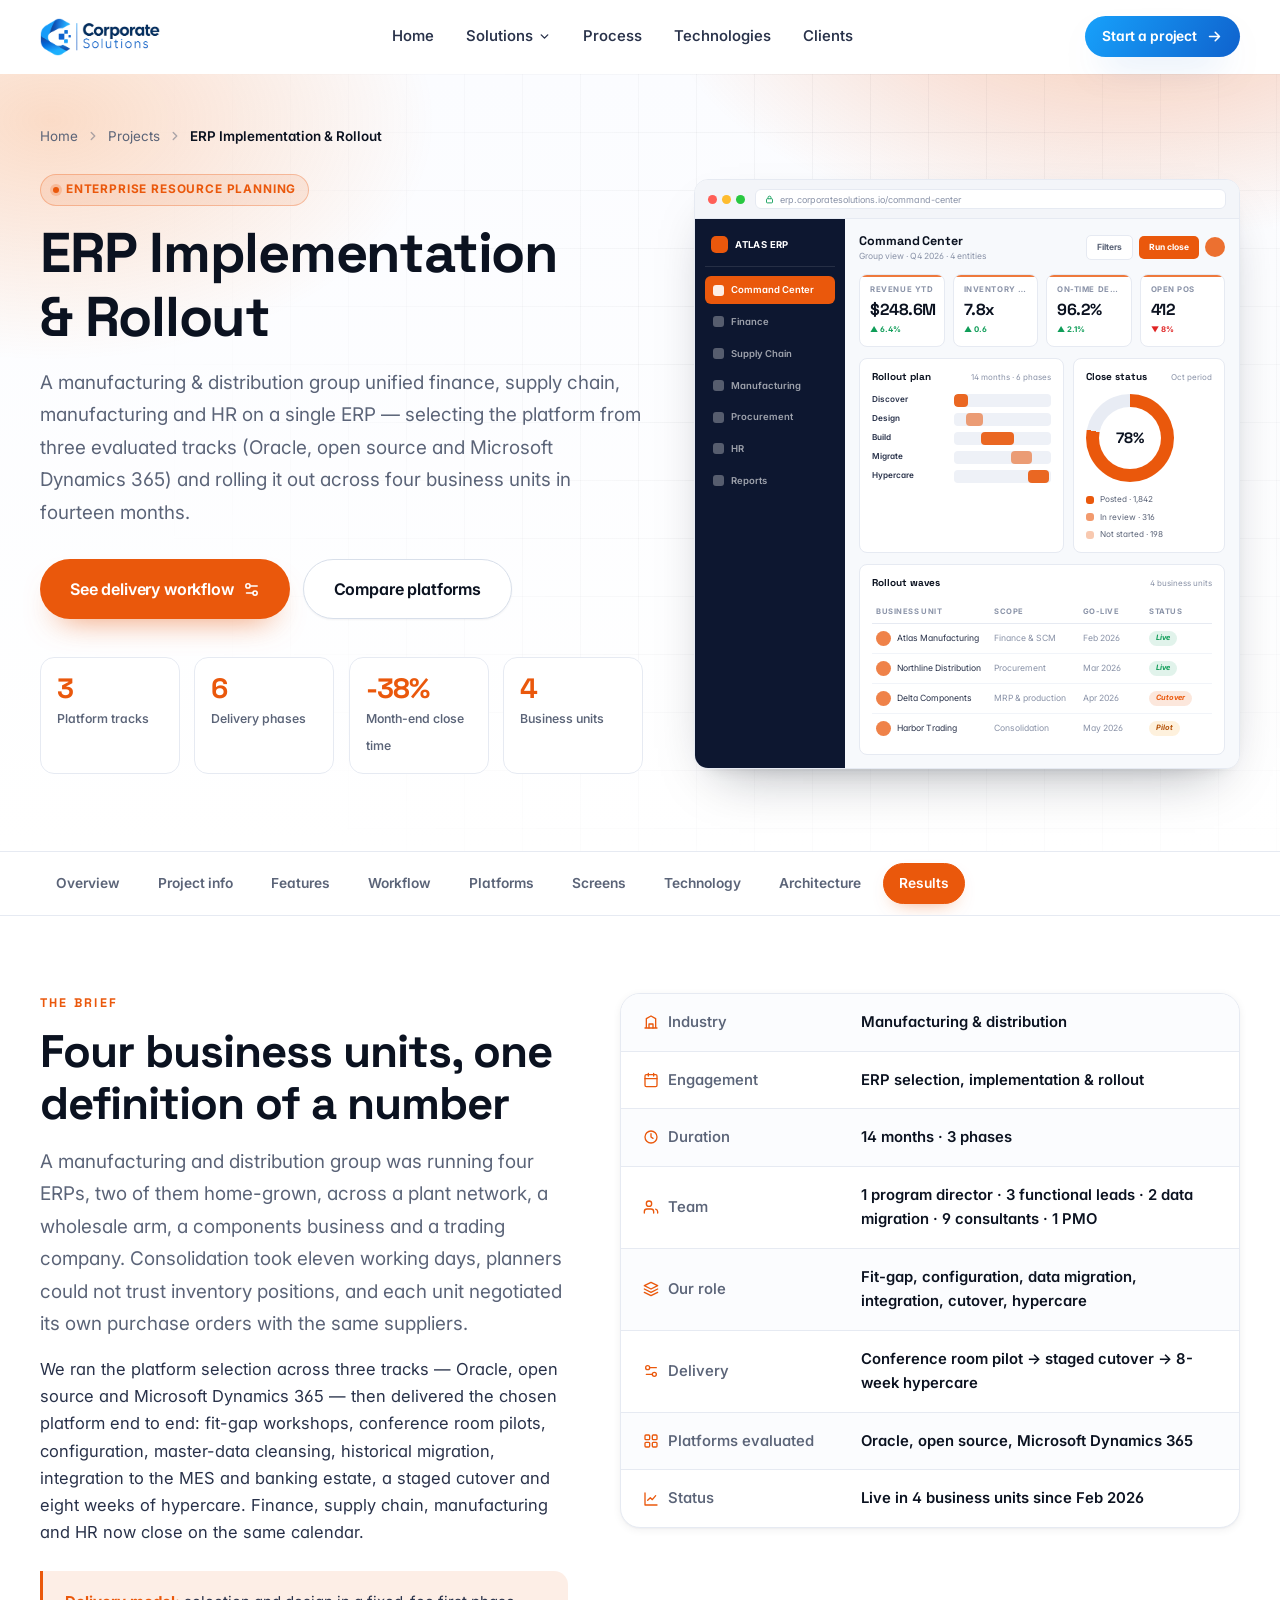
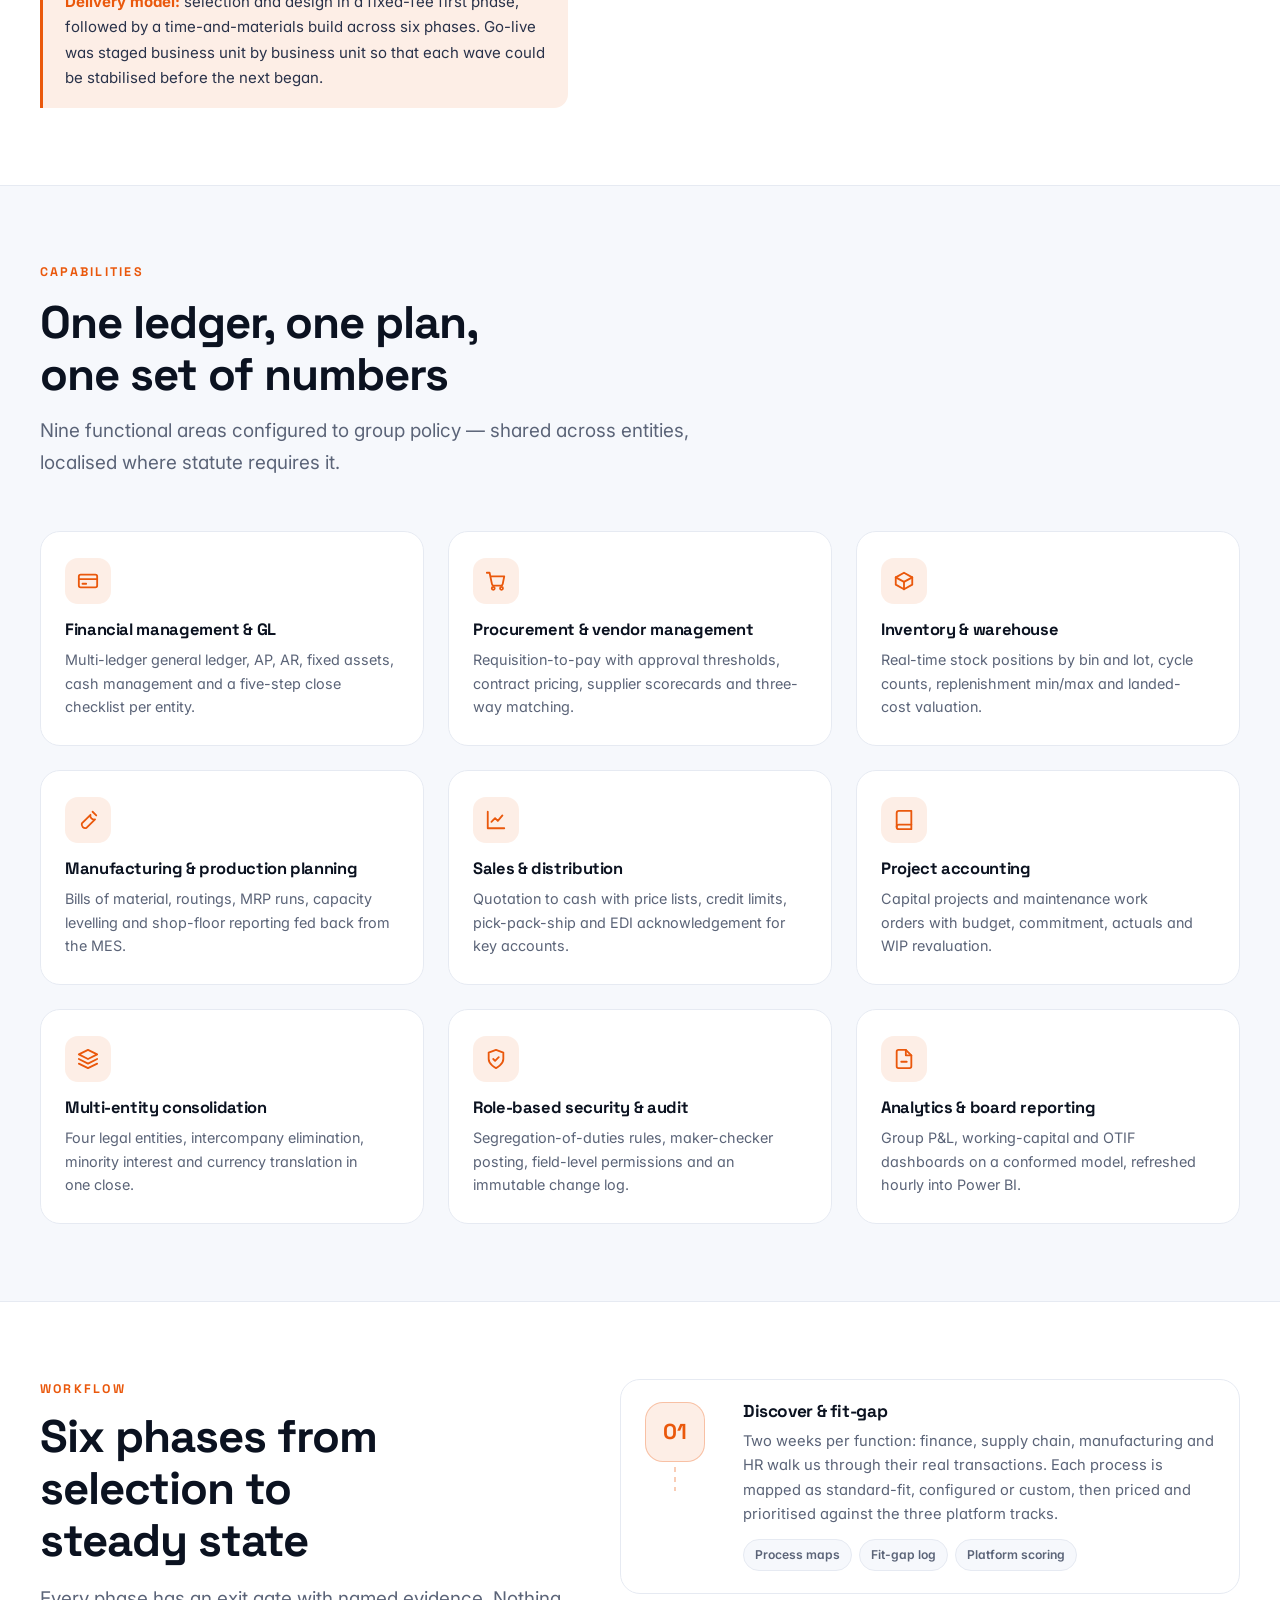
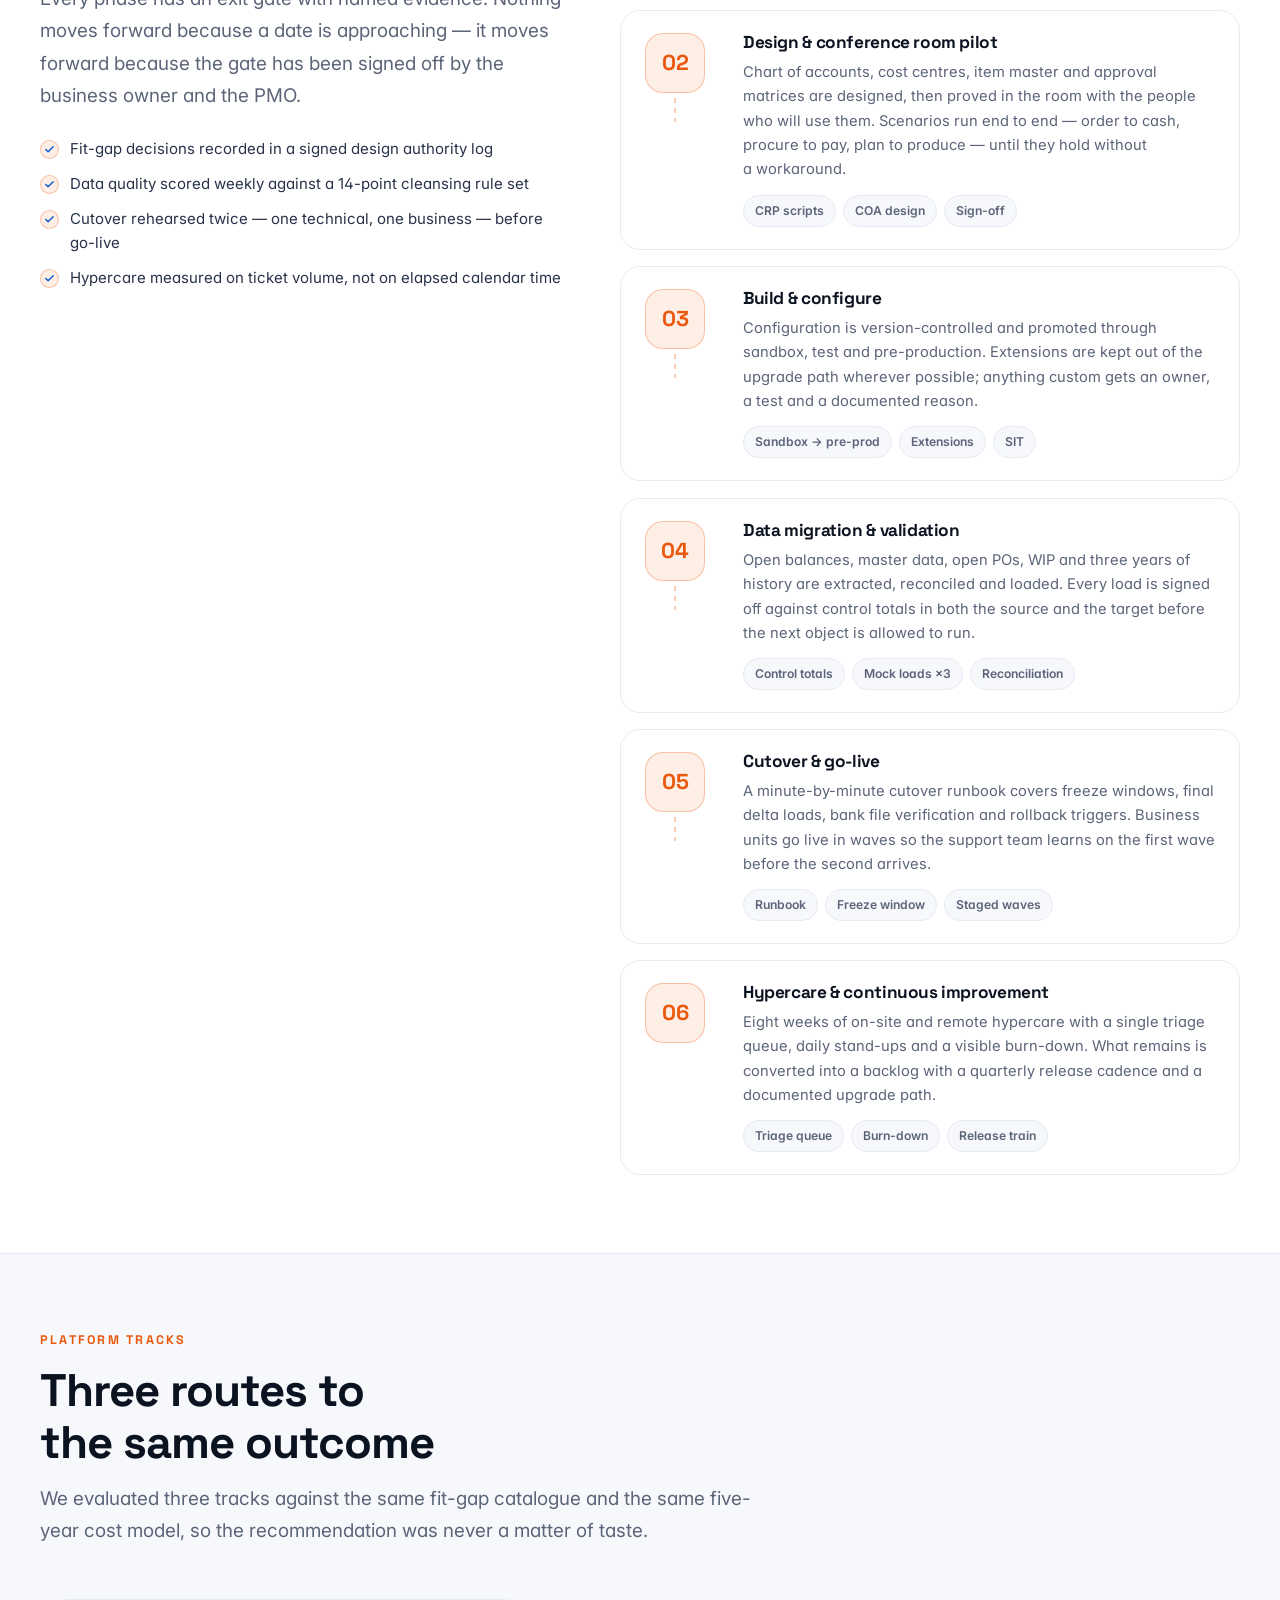
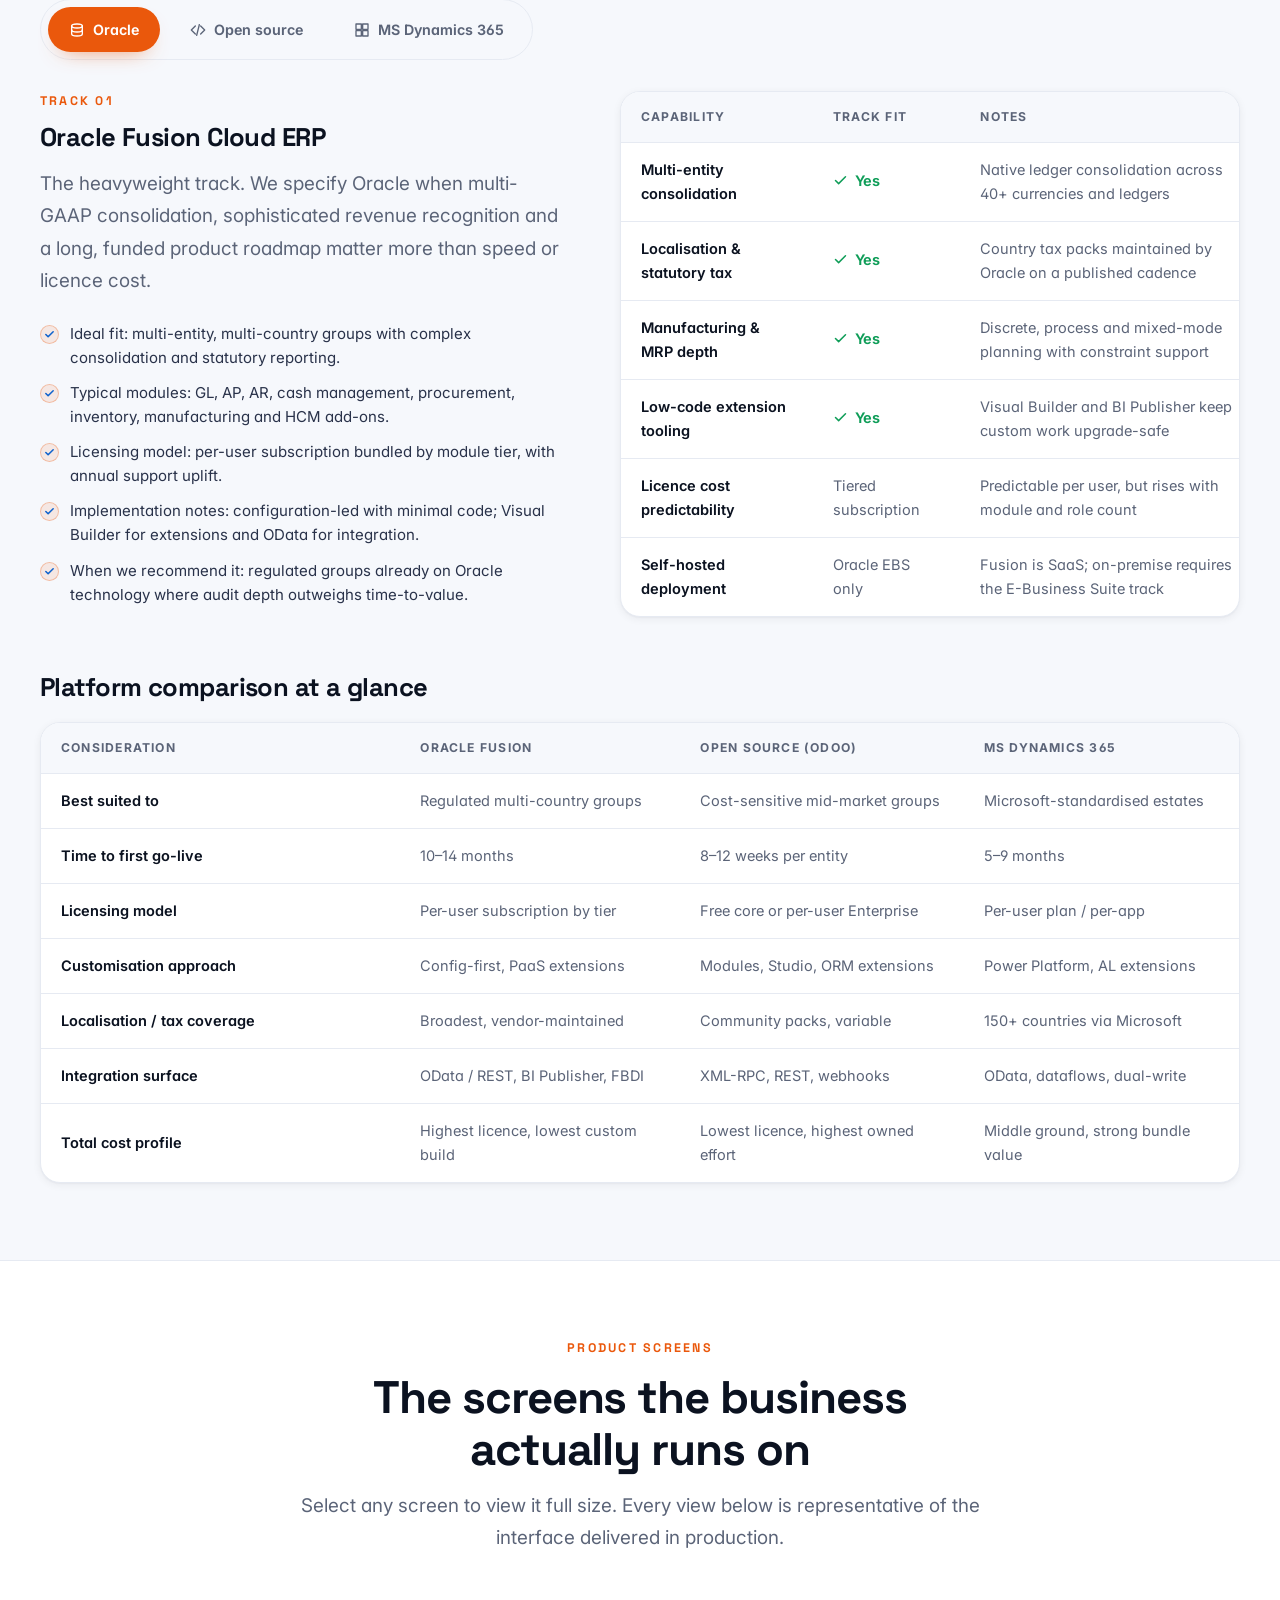
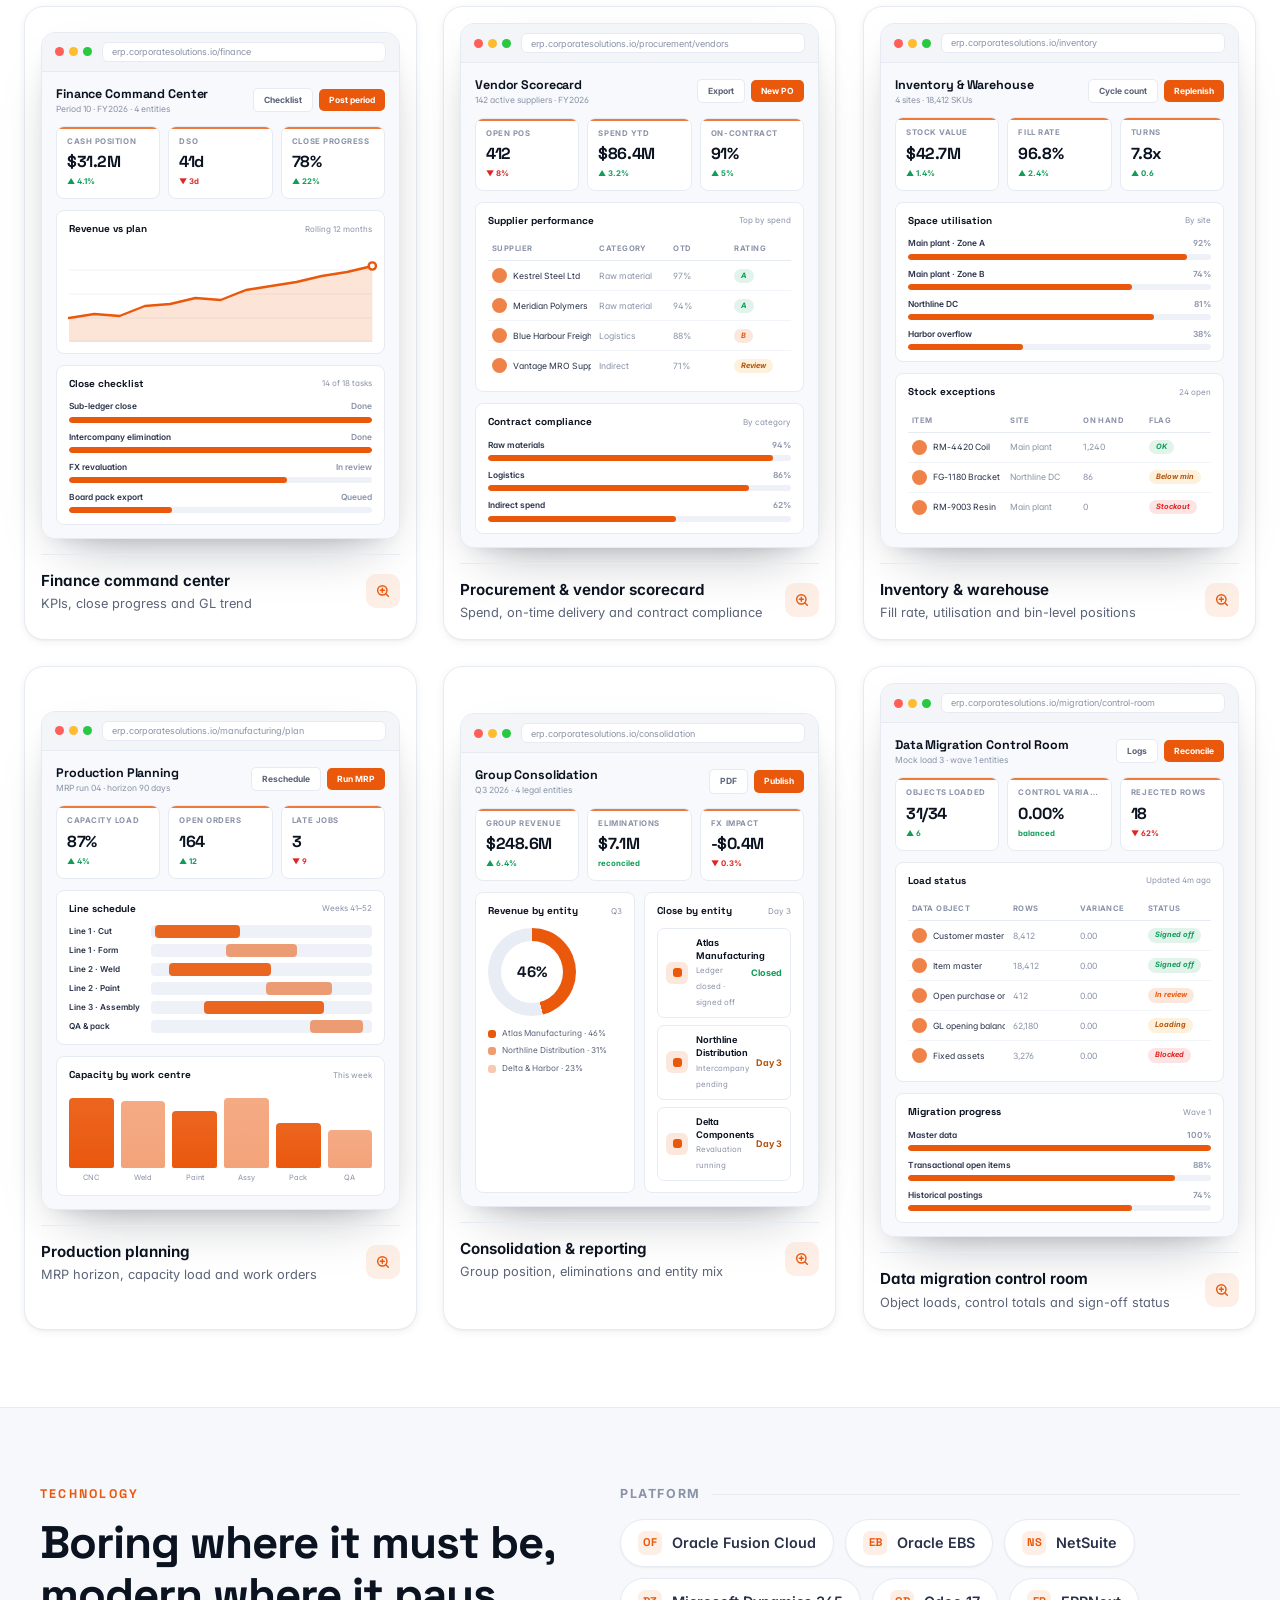
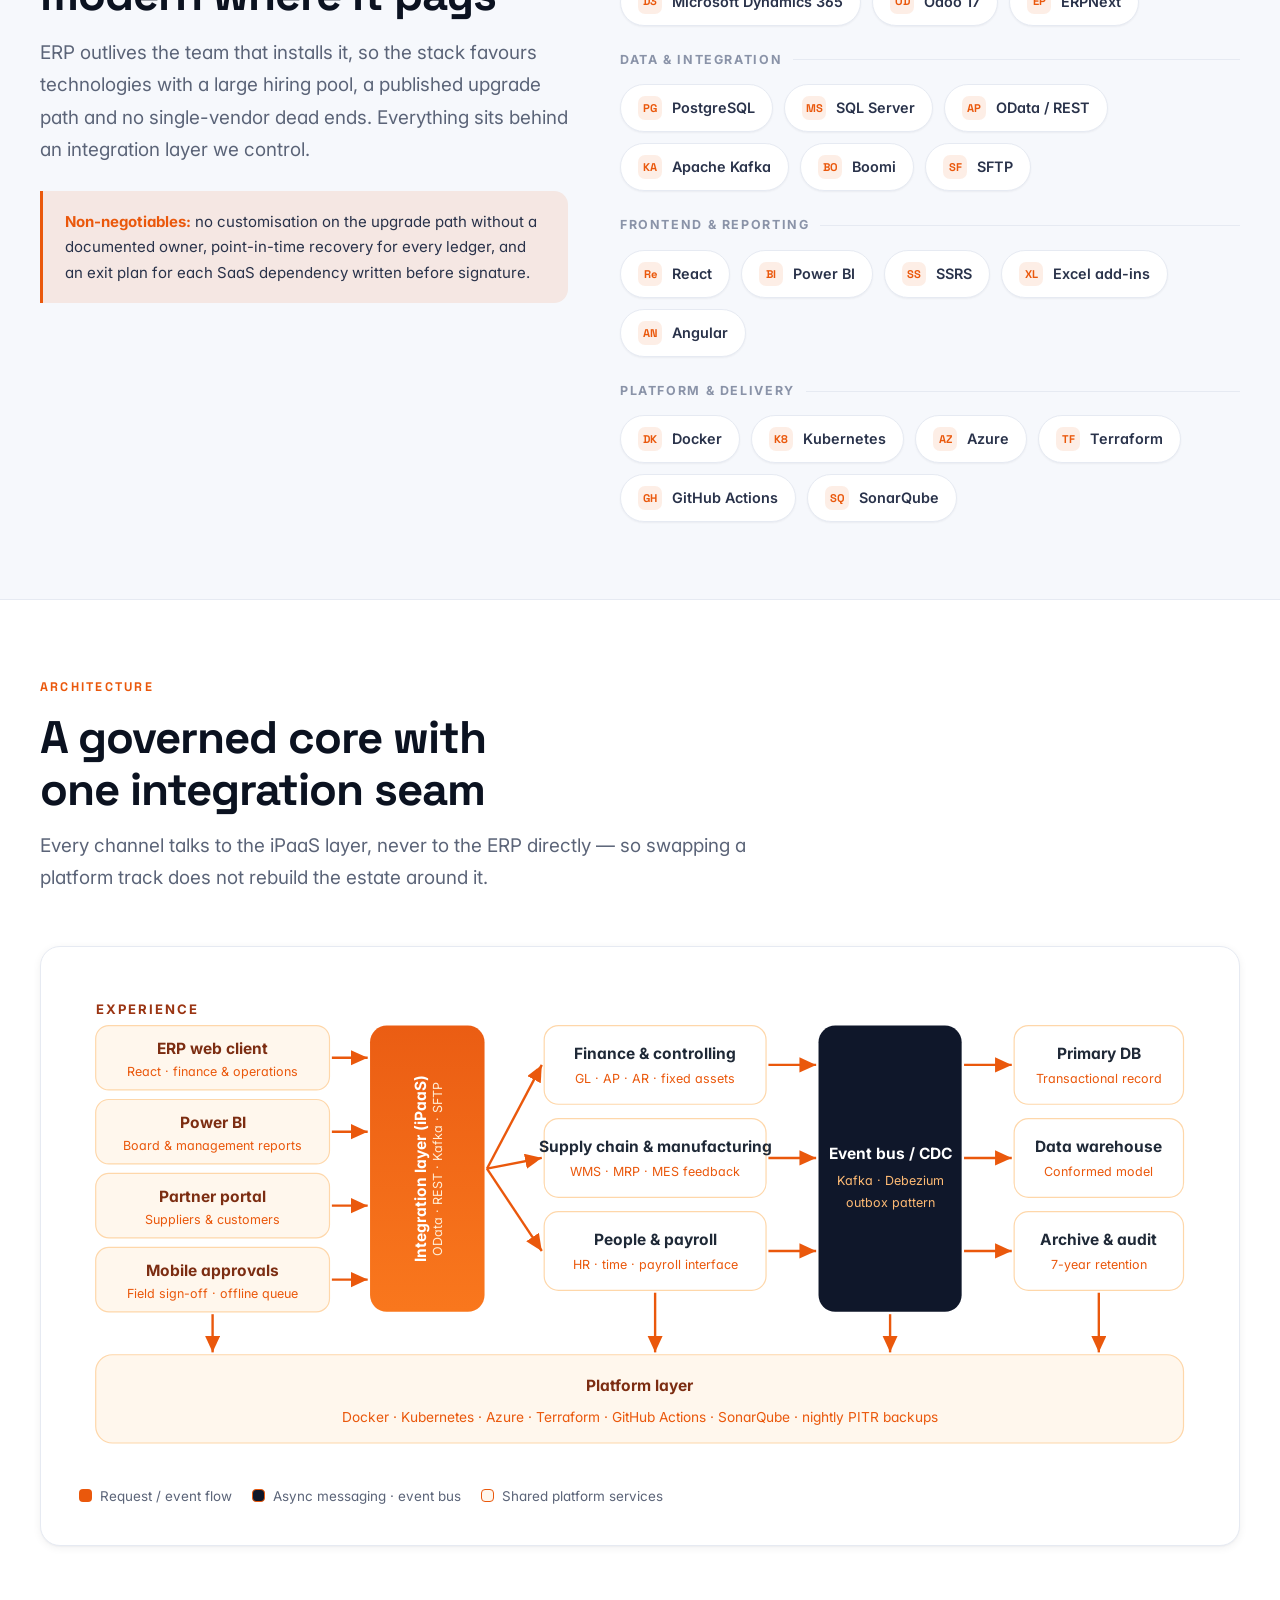
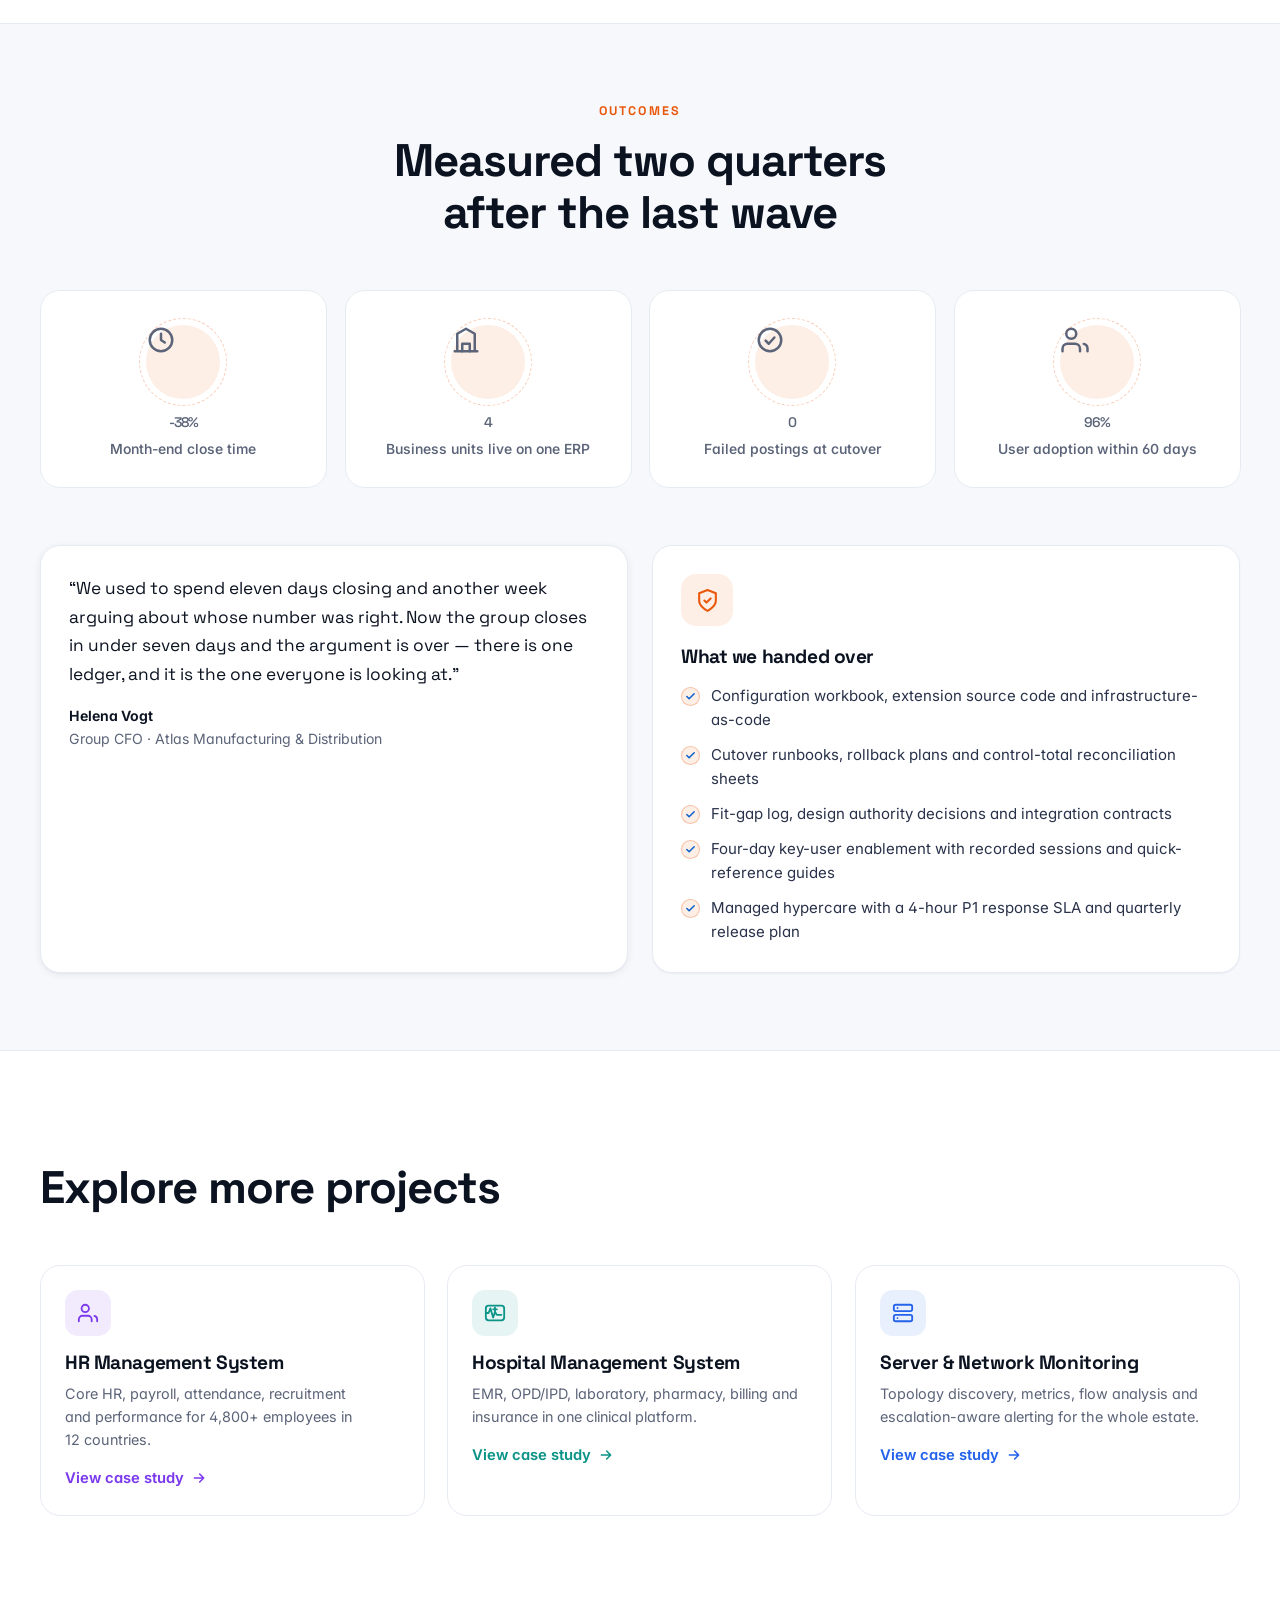
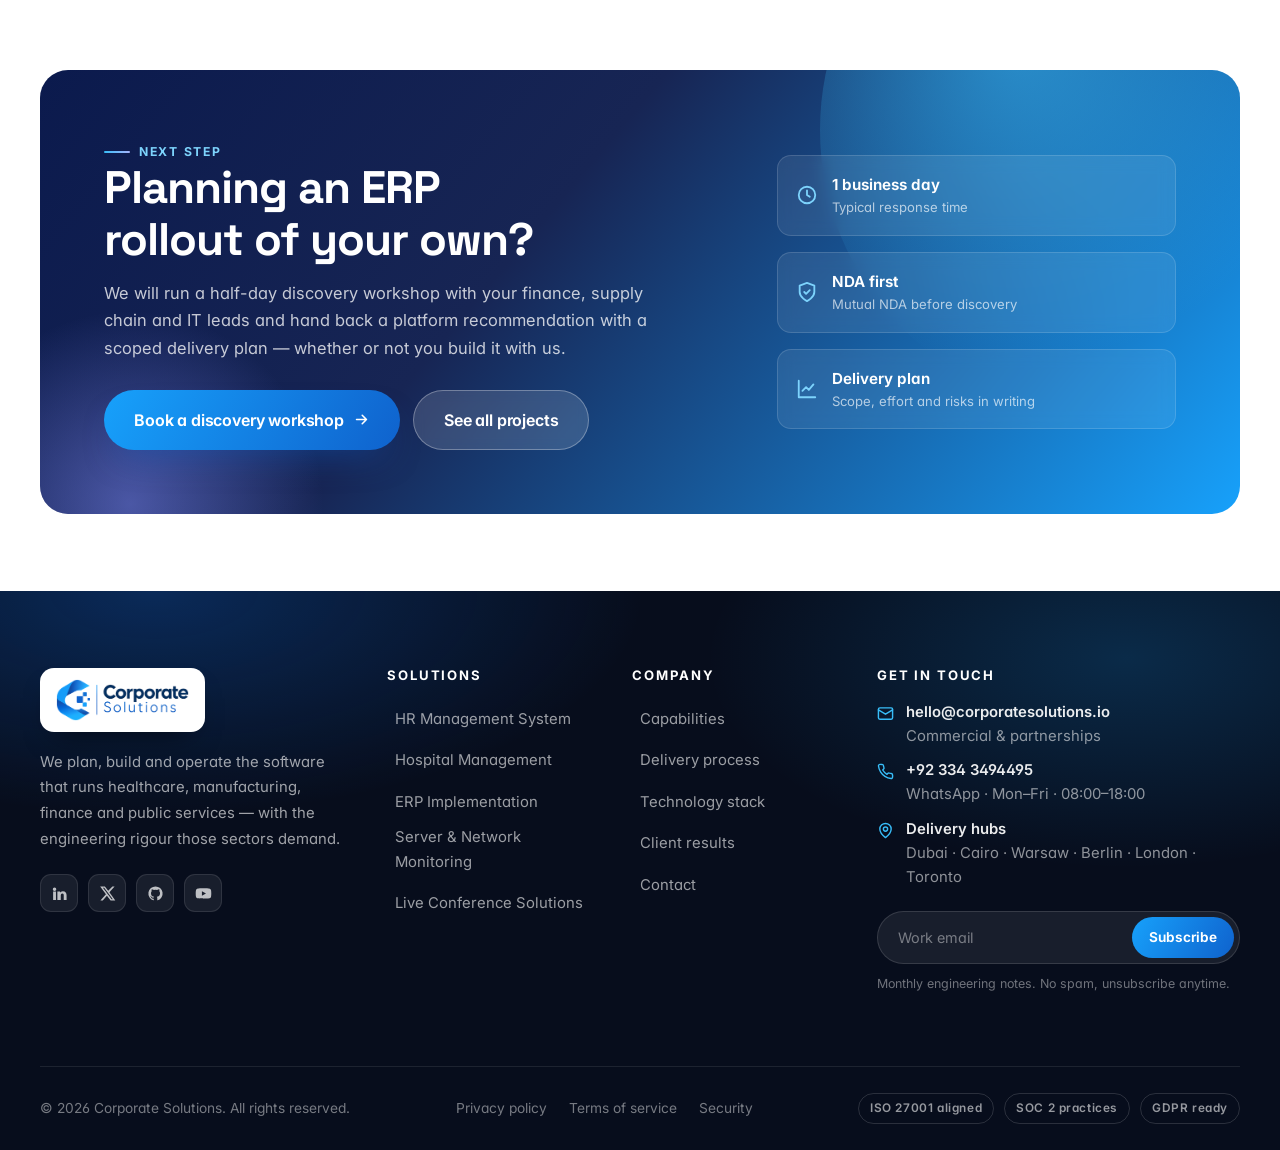
<file: v/projects/erp-implementation.html>
﻿<!DOCTYPE html>
<html lang="en">
<head>
<meta charset="UTF-8">
<meta name="viewport" content="width=device-width, initial-scale=1">
<title>ERP Implementation &amp; Rollout — Corporate Solutions</title>
<meta name="description" content="ERP selection, implementation and staged rollout across finance, supply chain, manufacturing and HR — with Oracle, open source and Microsoft Dynamics 365 tracks evaluated.">
<meta name="theme-color" content="#ea580c">
<link rel="icon" type="image/png" sizes="128x128" href="../assets/img/favicon.png">
<link rel="preconnect" href="https://fonts.googleapis.com">
<link rel="preconnect" href="https://fonts.gstatic.com" crossorigin>
<link href="https://fonts.googleapis.com/css2?family=Inter:wght@400;500;600;700&family=Space+Grotesk:wght@500;600;700&display=swap" rel="stylesheet">
<link rel="stylesheet" href="../assets/css/base.css">
<link rel="stylesheet" href="../assets/css/layout.css">
<link rel="stylesheet" href="../assets/css/project.css">
<link rel="stylesheet" href="../assets/css/mockups.css">
</head>
<body data-page="erp" style="--accent:#ea580c;--accent-2:#f97316;--accent-soft:rgba(234,88,12,.10);--accent-line:rgba(234,88,12,.30)">

<a class="skip-link" href="#main">Skip to content</a>

<header class="site-header">
  <div class="wrap">
    <a class="brand" href="../index.html" aria-label="Corporate Solutions home">
      <img class="brand__logo" src="../assets/img/logo.png" alt="Corporate Solutions" width="640" height="202" decoding="async">
    </a>

    <nav class="nav" aria-label="Primary">
      <a class="nav__link" data-nav="home" href="../index.html">Home</a>
      <div class="nav__item">
        <button class="nav__toggle" type="button" aria-haspopup="true">Solutions
          <svg viewBox="0 0 24 24" fill="none" stroke="currentColor" stroke-width="2.6" stroke-linecap="round" stroke-linejoin="round" aria-hidden="true"><path d="m6 9 6 6 6-6"/></svg>
        </button>
        <div class="dropdown" role="menu">
          <a class="dropdown__link" data-nav="hr" href="hr-system.html">
            <span class="dropdown__ico"><svg viewBox="0 0 24 24" fill="none" stroke="currentColor" stroke-width="2" stroke-linecap="round" stroke-linejoin="round"><path d="M16 21v-2a4 4 0 0 0-4-4H6a4 4 0 0 0-4 4v2"/><circle cx="9" cy="7" r="4"/><path d="M22 21v-2a4 4 0 0 0-3-3.87"/><path d="M16 3.13a4 4 0 0 1 0 7.75"/></svg></span>
            <span><strong>HR Management System</strong><span>Core HR, payroll, talent &amp; self-service</span></span>
          </a>
          <a class="dropdown__link" data-nav="hospital" href="hospital-management-system.html">
            <span class="dropdown__ico"><svg viewBox="0 0 24 24" fill="none" stroke="currentColor" stroke-width="2" stroke-linecap="round" stroke-linejoin="round"><path d="M12 6v4M14 8h-4"/><path d="M2 12h3l2-5 3 10 2-6 2 3h5"/><path d="M20 8v8a2 2 0 0 1-2 2H6a2 2 0 0 1-2-2V6a2 2 0 0 1 2-2h5"/></svg></span>
            <span><strong>Hospital Management</strong><span>EMR, OPD/IPD, lab, pharmacy &amp; billing</span></span>
          </a>
          <a class="dropdown__link" data-nav="erp" href="erp-implementation.html">
            <span class="dropdown__ico"><svg viewBox="0 0 24 24" fill="none" stroke="currentColor" stroke-width="2" stroke-linecap="round" stroke-linejoin="round"><rect x="3" y="3" width="7" height="7" rx="1.5"/><rect x="14" y="3" width="7" height="7" rx="1.5"/><rect x="3" y="14" width="7" height="7" rx="1.5"/><rect x="14" y="14" width="7" height="7" rx="1.5"/></svg></span>
            <span><strong>ERP Implementation</strong><span>Oracle · Open Source · MS Dynamics 365</span></span>
          </a>
          <a class="dropdown__link" data-nav="monitoring" href="server-network-monitoring.html">
            <span class="dropdown__ico"><svg viewBox="0 0 24 24" fill="none" stroke="currentColor" stroke-width="2" stroke-linecap="round" stroke-linejoin="round"><rect x="2" y="3" width="20" height="7" rx="2"/><rect x="2" y="14" width="20" height="7" rx="2"/><path d="M6 6.5h.01M6 17.5h.01"/></svg></span>
            <span><strong>Server &amp; Network Monitoring</strong><span>Metrics, topology, alerts &amp; SLA insight</span></span>
          </a>
          <a class="dropdown__link" data-nav="conference" href="live-conference-solutions.html">
            <span class="dropdown__ico"><svg viewBox="0 0 24 24" fill="none" stroke="currentColor" stroke-width="2" stroke-linecap="round" stroke-linejoin="round"><path d="m22 8-6 4 6 4V8Z"/><rect x="2" y="6" width="14" height="12" rx="2"/></svg></span>
            <span><strong>Live Conference Solutions</strong><span>WebRTC webinars, meetings &amp; streaming</span></span>
          </a>
          <a class="dropdown__link" href="../index.html#services">
            <span class="dropdown__ico"><svg viewBox="0 0 24 24" fill="none" stroke="currentColor" stroke-width="2" stroke-linecap="round" stroke-linejoin="round"><path d="M12 2 2 7l10 5 10-5-10-5Z"/><path d="m2 17 10 5 10-5M2 12l10 5 10-5"/></svg></span>
            <span><strong>Services &amp; Capabilities</strong><span>Consulting, build, integrate &amp; support</span></span>
          </a>
        </div>
      </div>
      <a class="nav__link" href="../index.html#process">Process</a>
      <a class="nav__link" href="../index.html#technologies">Technologies</a>
      <a class="nav__link" href="../index.html#testimonials">Clients</a>
    </nav>

    <div class="header__actions">
      <a class="btn btn--primary btn--sm" href="#contact">Start a project
        <svg viewBox="0 0 24 24" fill="none" stroke="currentColor" stroke-width="2.2" stroke-linecap="round" stroke-linejoin="round" aria-hidden="true"><path d="M5 12h14M13 6l6 6-6 6"/></svg>
      </a>
      <button class="burger" type="button" aria-label="Toggle navigation" aria-expanded="false"><span></span></button>
    </div>
  </div>
</header>

<div class="mobile-nav" id="mobileNav">
  <div class="mobile-nav__group">
    <div class="mobile-nav__label">Main</div>
    <a href="../index.html">Home</a>
    <a href="../index.html#services">Services</a>
    <a href="../index.html#process">Our process</a>
    <a href="../index.html#technologies">Technologies</a>
    <a href="../index.html#testimonials">Clients</a>
  </div>
  <div class="mobile-nav__group">
    <div class="mobile-nav__label">Solutions</div>
    <a href="hr-system.html"><span class="dropdown__ico"><svg viewBox="0 0 24 24" fill="none" stroke="currentColor" stroke-width="2"><path d="M16 21v-2a4 4 0 0 0-4-4H6a4 4 0 0 0-4 4v2"/><circle cx="9" cy="7" r="4"/></svg></span>HR Management System</a>
    <a href="hospital-management-system.html"><span class="dropdown__ico"><svg viewBox="0 0 24 24" fill="none" stroke="currentColor" stroke-width="2" stroke-linecap="round"><path d="M12 6v4M14 8h-4"/><path d="M2 12h3l2-5 3 10 2-6 2 3h5"/></svg></span>Hospital Management</a>
    <a data-nav="erp" href="erp-implementation.html"><span class="dropdown__ico"><svg viewBox="0 0 24 24" fill="none" stroke="currentColor" stroke-width="2"><rect x="3" y="3" width="7" height="7" rx="1.5"/><rect x="14" y="3" width="7" height="7" rx="1.5"/><rect x="3" y="14" width="7" height="7" rx="1.5"/><rect x="14" y="14" width="7" height="7" rx="1.5"/></svg></span>ERP Implementation</a>
    <a href="server-network-monitoring.html"><span class="dropdown__ico"><svg viewBox="0 0 24 24" fill="none" stroke="currentColor" stroke-width="2"><rect x="2" y="3" width="20" height="7" rx="2"/><rect x="2" y="14" width="20" height="7" rx="2"/></svg></span>Server &amp; Network Monitoring</a>
    <a href="live-conference-solutions.html"><span class="dropdown__ico"><svg viewBox="0 0 24 24" fill="none" stroke="currentColor" stroke-width="2" stroke-linejoin="round"><path d="m22 8-6 4 6 4V8Z"/><rect x="2" y="6" width="14" height="12" rx="2"/></svg></span>Live Conference Solutions</a>
  </div>
  <a class="btn btn--primary" href="#contact">Start a project</a>
</div>

<main id="main" class="page-enter">

<!-- ============ HERO ============ -->
<section class="p-hero">
  <div class="p-hero__mesh"></div>
  <div class="wrap">
    <nav class="breadcrumb" aria-label="Breadcrumb">
      <a href="../index.html">Home</a>
      <svg viewBox="0 0 24 24" fill="none" stroke="currentColor" stroke-width="2.4" stroke-linecap="round" stroke-linejoin="round"><path d="m9 18 6-6-6-6"/></svg>
      <a href="../index.html#work">Projects</a>
      <svg viewBox="0 0 24 24" fill="none" stroke="currentColor" stroke-width="2.4" stroke-linecap="round" stroke-linejoin="round"><path d="m9 18 6-6-6-6"/></svg>
      <span aria-current="page">ERP Implementation &amp; Rollout</span>
    </nav>

    <div class="p-hero__inner">
      <div class="p-hero__copy">
        <span class="badge badge--dot reveal">Enterprise Resource Planning</span>
        <h1 class="reveal" style="--d:.06s">ERP Implementation &amp; Rollout</h1>
        <p class="lede reveal" style="--d:.12s">
          A manufacturing &amp; distribution group unified finance, supply chain, manufacturing
          and HR on a single ERP — selecting the platform from three evaluated tracks
          (Oracle, open source and Microsoft Dynamics&nbsp;365) and rolling it out across four
          business units in fourteen months.
        </p>

        <div class="p-hero__actions reveal" style="--d:.18s">
          <a class="btn btn--accent btn--lg" href="#workflow">
            See delivery workflow
            <svg viewBox="0 0 24 24" fill="none" stroke="currentColor" stroke-width="2.2" stroke-linecap="round" stroke-linejoin="round"><path d="M20 7h-9M14 17H5"/><circle cx="17" cy="17" r="3"/><circle cx="7" cy="7" r="3"/></svg>
          </a>
          <a class="btn btn--ghost btn--lg" href="#platforms">Compare platforms</a>
        </div>

        <div class="p-hero__metrics" data-stagger=".07">
          <div class="p-hero__metric reveal"><b>3</b><span>Platform tracks</span></div>
          <div class="p-hero__metric reveal"><b>6</b><span>Delivery phases</span></div>
          <div class="p-hero__metric reveal"><b>-38%</b><span>Month-end close time</span></div>
          <div class="p-hero__metric reveal"><b>4</b><span>Business units</span></div>
        </div>
      </div>

      <div class="p-hero__visual reveal-scale" style="--d:.22s">
        <div class="mock">
          <div class="mock__bar">
            <span class="mock__dots"><i></i><i></i><i></i></span>
            <span class="mock__url">
              <svg viewBox="0 0 24 24" fill="none" stroke="currentColor" stroke-width="2.4"><rect x="4" y="10" width="16" height="11" rx="2"/><path d="M8 10V7a4 4 0 0 1 8 0v3"/></svg>
              erp.corporatesolutions.io/command-center
            </span>
          </div>
          <div class="mock__app mock__app--wide">
            <aside class="mock__side">
              <span class="m-logo"><i></i><b>ATLAS ERP</b></span>
              <span class="m-nav is-on"><i></i><span>Command Center</span></span>
              <span class="m-nav"><i></i><span>Finance</span></span>
              <span class="m-nav"><i></i><span>Supply Chain</span></span>
              <span class="m-nav"><i></i><span>Manufacturing</span></span>
              <span class="m-nav"><i></i><span>Procurement</span></span>
              <span class="m-nav"><i></i><span>HR</span></span>
              <span class="m-nav"><i></i><span>Reports</span></span>
            </aside>
            <div class="mock__main">
              <div class="m-top">
                <div><h6>Command Center</h6><p>Group view · Q4 2026 · 4 entities</p></div>
                <div class="m-top__acts">
                  <span class="m-btn m-btn--ghost">Filters</span>
                  <span class="m-btn">Run close</span>
                  <span class="m-avatar"></span>
                </div>
              </div>

              <div class="m-kpis">
                <div class="m-kpi"><span>Revenue YTD</span><b>$248.6M</b><em>▲ 6.4%</em></div>
                <div class="m-kpi"><span>Inventory turns</span><b>7.8x</b><em>▲ 0.6</em></div>
                <div class="m-kpi"><span>On-time delivery</span><b>96.2%</b><em>▲ 2.1%</em></div>
                <div class="m-kpi"><span>Open POs</span><b>412</b><em class="down">▼ 8%</em></div>
              </div>

              <div class="m-row-2">
                <div class="m-panel">
                  <div class="m-panel__h"><b>Rollout plan</b><span>14 months · 6 phases</span></div>
                  <div class="m-gantt">
                    <div class="m-gi"><span>Discover</span><i><b style="--s:0%;--w:14%"></b></i></div>
                    <div class="m-gi"><span>Design</span><i><b style="--s:12%;--w:18%"></b></i></div>
                    <div class="m-gi"><span>Build</span><i><b style="--s:28%;--w:34%"></b></i></div>
                    <div class="m-gi"><span>Migrate</span><i><b style="--s:58%;--w:22%"></b></i></div>
                    <div class="m-gi"><span>Hypercare</span><i><b style="--s:76%;--w:22%"></b></i></div>
                  </div>
                </div>
                <div class="m-panel">
                  <div class="m-panel__h"><b>Close status</b><span>Oct period</span></div>
                  <div class="m-donut-row">
                    <div class="m-donut" style="--p:78%"><b>78%</b></div>
                    <div class="m-legend">
                      <div><i></i> Posted · 1,842</div>
                      <div><i></i> In review · 316</div>
                      <div><i></i> Not started · 198</div>
                    </div>
                  </div>
                </div>
              </div>

              <div class="m-panel">
                <div class="m-panel__h"><b>Rollout waves</b><span>4 business units</span></div>
                <div class="m-table">
                  <div class="th" style="grid-template-columns:1.5fr 1.1fr .8fr .8fr"><span>Business unit</span><span>Scope</span><span>Go-live</span><span>Status</span></div>
                  <div class="tr" style="grid-template-columns:1.5fr 1.1fr .8fr .8fr"><span class="cell"><i class="dot-av"></i> Atlas Manufacturing</span><span class="cell muted">Finance &amp; SCM</span><span class="cell muted">Feb 2026</span><span class="cell"><i class="pill">Live</i></span></div>
                  <div class="tr" style="grid-template-columns:1.5fr 1.1fr .8fr .8fr"><span class="cell"><i class="dot-av"></i> Northline Distribution</span><span class="cell muted">Procurement</span><span class="cell muted">Mar 2026</span><span class="cell"><i class="pill">Live</i></span></div>
                  <div class="tr" style="grid-template-columns:1.5fr 1.1fr .8fr .8fr"><span class="cell"><i class="dot-av"></i> Delta Components</span><span class="cell muted">MRP &amp; production</span><span class="cell muted">Apr 2026</span><span class="cell"><i class="pill info">Cutover</i></span></div>
                  <div class="tr" style="grid-template-columns:1.5fr 1.1fr .8fr .8fr"><span class="cell"><i class="dot-av"></i> Harbor Trading</span><span class="cell muted">Consolidation</span><span class="cell muted">May 2026</span><span class="cell"><i class="pill warn">Pilot</i></span></div>
                </div>
              </div>
            </div>
          </div>
        </div>
      </div>
    </div>
  </div>
</section>

<!-- ============ SUBNAV ============ -->
<nav class="subnav" aria-label="On this page">
  <div class="wrap subnav__inner">
    <a href="#overview" class="is-active">Overview</a>
    <a href="#information">Project info</a>
    <a href="#features">Features</a>
    <a href="#workflow">Workflow</a>
    <a href="#platforms">Platforms</a>
    <a href="#screens">Screens</a>
    <a href="#technology">Technology</a>
    <a href="#architecture">Architecture</a>
    <a href="#results">Results</a>
  </div>
</nav>

<!-- ============ OVERVIEW ============ -->
<section class="p-section" id="overview">
  <div class="wrap">
    <div class="split">
      <div>
        <div class="overline reveal">The brief</div>
        <h2 class="reveal" style="--d:.05s">Four business units, one definition of a number</h2>
        <p class="lede reveal mt-16" style="--d:.1s">
          A manufacturing and distribution group was running four ERPs, two of them
          home-grown, across a plant network, a wholesale arm, a components business and a
          trading company. Consolidation took eleven working days, planners could not trust
          inventory positions, and each unit negotiated its own purchase orders with the
          same suppliers.
        </p>
        <p class="reveal mt-16" style="--d:.16s">
          We ran the platform selection across three tracks — Oracle, open source and
          Microsoft Dynamics&nbsp;365 — then delivered the chosen platform end to end: fit-gap
          workshops, conference room pilots, configuration, master-data cleansing, historical
          migration, integration to the MES and banking estate, a staged cutover and eight
          weeks of hypercare. Finance, supply chain, manufacturing and HR now close on the
          same calendar.
        </p>

        <div class="note reveal mt-24" style="--d:.2s">
          <b>Delivery model:</b> selection and design in a fixed-fee first phase, followed by
          a time-and-materials build across six phases. Go-live was staged business unit by
          business unit so that each wave could be stabilised before the next began.
        </div>
      </div>

      <div class="split__sticky">
        <dl class="spec reveal" id="information">
          <div class="spec__row">
            <dt><svg viewBox="0 0 24 24" fill="none" stroke="currentColor" stroke-width="2" stroke-linecap="round" stroke-linejoin="round"><path d="M3 21h18M5 21V7l7-4 7 4v14"/><path d="M9 21v-6h6v6"/></svg>Industry</dt>
            <dd>Manufacturing &amp; distribution</dd>
          </div>
          <div class="spec__row">
            <dt><svg viewBox="0 0 24 24" fill="none" stroke="currentColor" stroke-width="2" stroke-linecap="round" stroke-linejoin="round"><rect x="3" y="4" width="18" height="18" rx="2"/><path d="M16 2v4M8 2v4M3 10h18"/></svg>Engagement</dt>
            <dd>ERP selection, implementation &amp; rollout</dd>
          </div>
          <div class="spec__row">
            <dt><svg viewBox="0 0 24 24" fill="none" stroke="currentColor" stroke-width="2" stroke-linecap="round" stroke-linejoin="round"><circle cx="12" cy="12" r="9"/><path d="M12 7v5l3 2"/></svg>Duration</dt>
            <dd>14 months · 3 phases</dd>
          </div>
          <div class="spec__row">
            <dt><svg viewBox="0 0 24 24" fill="none" stroke="currentColor" stroke-width="2" stroke-linecap="round" stroke-linejoin="round"><path d="M16 21v-2a4 4 0 0 0-4-4H6a4 4 0 0 0-4 4v2"/><circle cx="9" cy="7" r="4"/><path d="M22 21v-2a4 4 0 0 0-3-3.87"/></svg>Team</dt>
            <dd>1 program director · 3 functional leads · 2 data migration · 9 consultants · 1 PMO</dd>
          </div>
          <div class="spec__row">
            <dt><svg viewBox="0 0 24 24" fill="none" stroke="currentColor" stroke-width="2" stroke-linecap="round" stroke-linejoin="round"><path d="M12 2 2 7l10 5 10-5-10-5Z"/><path d="m2 17 10 5 10-5M2 12l10 5 10-5"/></svg>Our role</dt>
            <dd>Fit-gap, configuration, data migration, integration, cutover, hypercare</dd>
          </div>
          <div class="spec__row">
            <dt><svg viewBox="0 0 24 24" fill="none" stroke="currentColor" stroke-width="2" stroke-linecap="round" stroke-linejoin="round"><path d="M20 7h-9M14 17H5"/><circle cx="17" cy="17" r="3"/><circle cx="7" cy="7" r="3"/></svg>Delivery</dt>
            <dd>Conference room pilot → staged cutover → 8-week hypercare</dd>
          </div>
          <div class="spec__row">
            <dt><svg viewBox="0 0 24 24" fill="none" stroke="currentColor" stroke-width="2" stroke-linecap="round" stroke-linejoin="round"><rect x="3" y="3" width="7" height="7" rx="1.5"/><rect x="14" y="3" width="7" height="7" rx="1.5"/><rect x="3" y="14" width="7" height="7" rx="1.5"/><rect x="14" y="14" width="7" height="7" rx="1.5"/></svg>Platforms evaluated</dt>
            <dd>Oracle, open source, Microsoft Dynamics 365</dd>
          </div>
          <div class="spec__row">
            <dt><svg viewBox="0 0 24 24" fill="none" stroke="currentColor" stroke-width="2" stroke-linecap="round" stroke-linejoin="round"><path d="M3 3v18h18"/><path d="m7 14 4-4 3 3 5-6"/></svg>Status</dt>
            <dd>Live in 4 business units since Feb 2026</dd>
          </div>
        </dl>
      </div>
    </div>
  </div>
</section>

<!-- ============ FEATURES ============ -->
<section class="p-section p-section--alt" id="features">
  <div class="wrap">
    <div class="section-head">
      <div class="overline reveal">Capabilities</div>
      <h2 class="reveal" style="--d:.05s">One ledger, one plan, one set of numbers</h2>
      <p class="lede reveal" style="--d:.1s">Nine functional areas configured to group policy — shared across entities, localised where statute requires it.</p>
    </div>

    <div class="grid features" data-stagger=".06">
      <article class="feature reveal">
        <span class="feature__ico"><svg viewBox="0 0 24 24" fill="none" stroke="currentColor" stroke-width="2" stroke-linecap="round" stroke-linejoin="round"><rect x="2" y="5" width="20" height="14" rx="2"/><path d="M2 10h20M6 15h4"/></svg></span>
        <h4>Financial management &amp; GL</h4>
        <p>Multi-ledger general ledger, AP, AR, fixed assets, cash management and a five-step close checklist per entity.</p>
      </article>
      <article class="feature reveal">
        <span class="feature__ico"><svg viewBox="0 0 24 24" fill="none" stroke="currentColor" stroke-width="2" stroke-linecap="round" stroke-linejoin="round"><circle cx="9" cy="20" r="1.6"/><circle cx="18" cy="20" r="1.6"/><path d="M2 3h3l2.6 12.4a2 2 0 0 0 2 1.6h7.7a2 2 0 0 0 2-1.6L21 7H6"/></svg></span>
        <h4>Procurement &amp; vendor management</h4>
        <p>Requisition-to-pay with approval thresholds, contract pricing, supplier scorecards and three-way matching.</p>
      </article>
      <article class="feature reveal">
        <span class="feature__ico"><svg viewBox="0 0 24 24" fill="none" stroke="currentColor" stroke-width="2" stroke-linecap="round" stroke-linejoin="round"><path d="M3 8 12 3l9 5v8l-9 5-9-5Z"/><path d="M3 8l9 5 9-5M12 13v8"/></svg></span>
        <h4>Inventory &amp; warehouse</h4>
        <p>Real-time stock positions by bin and lot, cycle counts, replenishment min/max and landed-cost valuation.</p>
      </article>
      <article class="feature reveal">
        <span class="feature__ico"><svg viewBox="0 0 24 24" fill="none" stroke="currentColor" stroke-width="2" stroke-linecap="round" stroke-linejoin="round"><path d="M14.7 6.3a4 4 0 0 0 5 5l-9.4 9.4a4 4 0 0 1-5-5Z"/><path d="m17 3 4 4"/></svg></span>
        <h4>Manufacturing &amp; production planning</h4>
        <p>Bills of material, routings, MRP runs, capacity levelling and shop-floor reporting fed back from the MES.</p>
      </article>
      <article class="feature reveal">
        <span class="feature__ico"><svg viewBox="0 0 24 24" fill="none" stroke="currentColor" stroke-width="2" stroke-linecap="round" stroke-linejoin="round"><path d="M3 3v18h18"/><path d="m7 14 4-4 3 3 5-6"/></svg></span>
        <h4>Sales &amp; distribution</h4>
        <p>Quotation to cash with price lists, credit limits, pick-pack-ship and EDI acknowledgement for key accounts.</p>
      </article>
      <article class="feature reveal">
        <span class="feature__ico"><svg viewBox="0 0 24 24" fill="none" stroke="currentColor" stroke-width="2" stroke-linecap="round" stroke-linejoin="round"><path d="M4 19.5A2.5 2.5 0 0 1 6.5 17H20"/><path d="M6.5 2H20v20H6.5A2.5 2.5 0 0 1 4 19.5v-15A2.5 2.5 0 0 1 6.5 2Z"/></svg></span>
        <h4>Project accounting</h4>
        <p>Capital projects and maintenance work orders with budget, commitment, actuals and WIP revaluation.</p>
      </article>
      <article class="feature reveal">
        <span class="feature__ico"><svg viewBox="0 0 24 24" fill="none" stroke="currentColor" stroke-width="2" stroke-linecap="round" stroke-linejoin="round"><path d="M12 2 2 7l10 5 10-5-10-5Z"/><path d="m2 17 10 5 10-5M2 12l10 5 10-5"/></svg></span>
        <h4>Multi-entity consolidation</h4>
        <p>Four legal entities, intercompany elimination, minority interest and currency translation in one close.</p>
      </article>
      <article class="feature reveal">
        <span class="feature__ico"><svg viewBox="0 0 24 24" fill="none" stroke="currentColor" stroke-width="2" stroke-linecap="round" stroke-linejoin="round"><path d="M12 22s8-4 8-10V5l-8-3-8 3v7c0 6 8 10 8 10Z"/><path d="m9 12 2 2 4-4"/></svg></span>
        <h4>Role-based security &amp; audit</h4>
        <p>Segregation-of-duties rules, maker-checker posting, field-level permissions and an immutable change log.</p>
      </article>
      <article class="feature reveal">
        <span class="feature__ico"><svg viewBox="0 0 24 24" fill="none" stroke="currentColor" stroke-width="2" stroke-linecap="round" stroke-linejoin="round"><path d="M14 2H6a2 2 0 0 0-2 2v16a2 2 0 0 0 2 2h12a2 2 0 0 0 2-2V8Z"/><path d="M14 2v6h6M9 15h6"/></svg></span>
        <h4>Analytics &amp; board reporting</h4>
        <p>Group P&amp;L, working-capital and OTIF dashboards on a conformed model, refreshed hourly into Power BI.</p>
      </article>
    </div>
  </div>
</section>

<!-- ============ WORKFLOW ============ -->
<section class="p-section" id="workflow">
  <div class="wrap">
    <div class="split">
      <div class="split__sticky">
        <div class="overline reveal">Workflow</div>
        <h2 class="reveal" style="--d:.05s">Six phases from selection to steady state</h2>
        <p class="lede reveal mt-16" style="--d:.1s">
          Every phase has an exit gate with named evidence. Nothing moves forward because a
          date is approaching — it moves forward because the gate has been signed off by the
          business owner and the PMO.
        </p>
        <div class="check-list reveal mt-24" style="--d:.16s">
          <li>Fit-gap decisions recorded in a signed design authority log</li>
          <li>Data quality scored weekly against a 14-point cleansing rule set</li>
          <li>Cutover rehearsed twice — one technical, one business — before go-live</li>
          <li>Hypercare measured on ticket volume, not on elapsed calendar time</li>
        </div>
      </div>

      <div class="flow" data-stagger=".07">
        <div class="flow__item reveal">
          <span class="flow__num">01</span>
          <div class="flow__body">
            <h4>Discover &amp; fit-gap</h4>
            <p>Two weeks per function: finance, supply chain, manufacturing and HR walk us through their real transactions. Each process is mapped as standard-fit, configured or custom, then priced and prioritised against the three platform tracks.</p>
            <div class="flow__tags"><span class="tag">Process maps</span><span class="tag">Fit-gap log</span><span class="tag">Platform scoring</span></div>
          </div>
        </div>
        <div class="flow__item reveal">
          <span class="flow__num">02</span>
          <div class="flow__body">
            <h4>Design &amp; conference room pilot</h4>
            <p>Chart of accounts, cost centres, item master and approval matrices are designed, then proved in the room with the people who will use them. Scenarios run end to end — order to cash, procure to pay, plan to produce — until they hold without a workaround.</p>
            <div class="flow__tags"><span class="tag">CRP scripts</span><span class="tag">COA design</span><span class="tag">Sign-off</span></div>
          </div>
        </div>
        <div class="flow__item reveal">
          <span class="flow__num">03</span>
          <div class="flow__body">
            <h4>Build &amp; configure</h4>
            <p>Configuration is version-controlled and promoted through sandbox, test and pre-production. Extensions are kept out of the upgrade path wherever possible; anything custom gets an owner, a test and a documented reason.</p>
            <div class="flow__tags"><span class="tag">Sandbox → pre-prod</span><span class="tag">Extensions</span><span class="tag">SIT</span></div>
          </div>
        </div>
        <div class="flow__item reveal">
          <span class="flow__num">04</span>
          <div class="flow__body">
            <h4>Data migration &amp; validation</h4>
            <p>Open balances, master data, open POs, WIP and three years of history are extracted, reconciled and loaded. Every load is signed off against control totals in both the source and the target before the next object is allowed to run.</p>
            <div class="flow__tags"><span class="tag">Control totals</span><span class="tag">Mock loads ×3</span><span class="tag">Reconciliation</span></div>
          </div>
        </div>
        <div class="flow__item reveal">
          <span class="flow__num">05</span>
          <div class="flow__body">
            <h4>Cutover &amp; go-live</h4>
            <p>A minute-by-minute cutover runbook covers freeze windows, final delta loads, bank file verification and rollback triggers. Business units go live in waves so the support team learns on the first wave before the second arrives.</p>
            <div class="flow__tags"><span class="tag">Runbook</span><span class="tag">Freeze window</span><span class="tag">Staged waves</span></div>
          </div>
        </div>
        <div class="flow__item reveal">
          <span class="flow__num">06</span>
          <div class="flow__body">
            <h4>Hypercare &amp; continuous improvement</h4>
            <p>Eight weeks of on-site and remote hypercare with a single triage queue, daily stand-ups and a visible burn-down. What remains is converted into a backlog with a quarterly release cadence and a documented upgrade path.</p>
            <div class="flow__tags"><span class="tag">Triage queue</span><span class="tag">Burn-down</span><span class="tag">Release train</span></div>
          </div>
        </div>
      </div>
    </div>
  </div>
</section>

<!-- ============ PLATFORMS / TABS ============ -->
<section class="p-section p-section--alt" id="platforms">
  <div class="wrap" data-tabs>
    <div class="section-head">
      <div class="overline reveal">Platform tracks</div>
      <h2 class="reveal" style="--d:.05s">Three routes to the same outcome</h2>
      <p class="lede reveal" style="--d:.1s">
        We evaluated three tracks against the same fit-gap catalogue and the same five-year
        cost model, so the recommendation was never a matter of taste.
      </p>
    </div>

    <div class="tabs reveal" role="tablist" aria-label="Platform tracks">
      <button class="tab is-active" role="tab" data-tab="erp-oracle" aria-selected="true" aria-controls="erp-oracle">
        <svg viewBox="0 0 24 24" fill="none" stroke="currentColor" stroke-width="2" stroke-linecap="round" stroke-linejoin="round"><ellipse cx="12" cy="6" rx="8" ry="3"/><path d="M4 6v12c0 1.7 3.6 3 8 3s8-1.3 8-3V6"/><path d="M4 12c0 1.7 3.6 3 8 3s8-1.3 8-3"/></svg>
        Oracle
      </button>
      <button class="tab" role="tab" data-tab="erp-open" aria-selected="false" tabindex="-1" aria-controls="erp-open">
        <svg viewBox="0 0 24 24" fill="none" stroke="currentColor" stroke-width="2" stroke-linecap="round" stroke-linejoin="round"><path d="M16 18 22 12l-6-6"/><path d="M8 6 2 12l6 6"/><path d="m14 4-4 16"/></svg>
        Open source
      </button>
      <button class="tab" role="tab" data-tab="erp-d365" aria-selected="false" tabindex="-1" aria-controls="erp-d365">
        <svg viewBox="0 0 24 24" fill="none" stroke="currentColor" stroke-width="2" stroke-linecap="round" stroke-linejoin="round"><path d="M3 3h8v8H3zM13 3h8v8h-8zM3 13h8v8H3zM13 13h8v8h-8z"/></svg>
        MS Dynamics 365
      </button>
    </div>

    <!-- Oracle -->
    <div class="tab-panel is-active" id="erp-oracle" role="tabpanel">
      <div class="split">
        <div>
          <div class="overline reveal">Track 01</div>
          <h3 class="reveal" style="--d:.04s">Oracle Fusion Cloud ERP</h3>
          <p class="lede reveal mt-16" style="--d:.08s">
            The heavyweight track. We specify Oracle when multi-GAAP consolidation,
            sophisticated revenue recognition and a long, funded product roadmap matter more
            than speed or licence cost.
          </p>
          <ul class="check-list reveal mt-24" style="--d:.12s">
            <li>Ideal fit: multi-entity, multi-country groups with complex consolidation and statutory reporting.</li>
            <li>Typical modules: GL, AP, AR, cash management, procurement, inventory, manufacturing and HCM add-ons.</li>
            <li>Licensing model: per-user subscription bundled by module tier, with annual support uplift.</li>
            <li>Implementation notes: configuration-led with minimal code; Visual Builder for extensions and OData for integration.</li>
            <li>When we recommend it: regulated groups already on Oracle technology where audit depth outweighs time-to-value.</li>
          </ul>
        </div>

        <div class="compare reveal" style="--d:.14s">
          <div class="compare__scroll">
            <table>
              <thead>
                <tr><th scope="col">Capability</th><th scope="col">Track fit</th><th scope="col">Notes</th></tr>
              </thead>
              <tbody>
                <tr>
                  <th scope="row">Multi-entity consolidation</th>
                  <td><span class="yes"><svg viewBox="0 0 24 24" fill="none" stroke="currentColor" stroke-width="2.4" stroke-linecap="round" stroke-linejoin="round"><path d="M20 6 9 17l-5-5"/></svg>Yes</span></td>
                  <td>Native ledger consolidation across 40+ currencies and ledgers</td>
                </tr>
                <tr>
                  <th scope="row">Localisation &amp; statutory tax</th>
                  <td><span class="yes"><svg viewBox="0 0 24 24" fill="none" stroke="currentColor" stroke-width="2.4" stroke-linecap="round" stroke-linejoin="round"><path d="M20 6 9 17l-5-5"/></svg>Yes</span></td>
                  <td>Country tax packs maintained by Oracle on a published cadence</td>
                </tr>
                <tr>
                  <th scope="row">Manufacturing &amp; MRP depth</th>
                  <td><span class="yes"><svg viewBox="0 0 24 24" fill="none" stroke="currentColor" stroke-width="2.4" stroke-linecap="round" stroke-linejoin="round"><path d="M20 6 9 17l-5-5"/></svg>Yes</span></td>
                  <td>Discrete, process and mixed-mode planning with constraint support</td>
                </tr>
                <tr>
                  <th scope="row">Low-code extension tooling</th>
                  <td><span class="yes"><svg viewBox="0 0 24 24" fill="none" stroke="currentColor" stroke-width="2.4" stroke-linecap="round" stroke-linejoin="round"><path d="M20 6 9 17l-5-5"/></svg>Yes</span></td>
                  <td>Visual Builder and BI Publisher keep custom work upgrade-safe</td>
                </tr>
                <tr>
                  <th scope="row">Licence cost predictability</th>
                  <td>Tiered subscription</td>
                  <td>Predictable per user, but rises with module and role count</td>
                </tr>
                <tr>
                  <th scope="row">Self-hosted deployment</th>
                  <td>Oracle EBS only</td>
                  <td>Fusion is SaaS; on-premise requires the E-Business Suite track</td>
                </tr>
              </tbody>
            </table>
          </div>
        </div>
      </div>
    </div>

    <!-- Open source -->
    <div class="tab-panel" id="erp-open" role="tabpanel" hidden>
      <div class="split">
        <div>
          <div class="overline reveal">Track 02</div>
          <h3 class="reveal" style="--d:.04s">Open source (Odoo 17)</h3>
          <p class="lede reveal mt-16" style="--d:.08s">
            The value track. One application server, every module on the same object model,
            source code in your own repository and hosting wherever your compliance team is
            comfortable placing it.
          </p>
          <ul class="check-list reveal mt-24" style="--d:.12s">
            <li>Ideal fit: cost-sensitive mid-market groups wanting fast time-to-value and full source access.</li>
            <li>Typical modules: Sales, inventory, MRP, purchase, accounting, projects and HR on a single ORM.</li>
            <li>Licensing model: Community is free; Enterprise is a per-user subscription with hosting freedom.</li>
            <li>Implementation notes: app-level configuration, Studio customisation, ORM/XML extensions and versioned upgrades.</li>
            <li>When we recommend it: organisations with in-house engineering appetite to own upgrades long term.</li>
          </ul>
        </div>

        <div class="compare reveal" style="--d:.14s">
          <div class="compare__scroll">
            <table>
              <thead>
                <tr><th scope="col">Capability</th><th scope="col">Track fit</th><th scope="col">Notes</th></tr>
              </thead>
              <tbody>
                <tr>
                  <th scope="row">Time to first go-live</th>
                  <td><span class="yes"><svg viewBox="0 0 24 24" fill="none" stroke="currentColor" stroke-width="2.4" stroke-linecap="round" stroke-linejoin="round"><path d="M20 6 9 17l-5-5"/></svg>Yes</span></td>
                  <td>Fastest of the three — 8 to 12 weeks for a first entity</td>
                </tr>
                <tr>
                  <th scope="row">Source code access</th>
                  <td><span class="yes"><svg viewBox="0 0 24 24" fill="none" stroke="currentColor" stroke-width="2.4" stroke-linecap="round" stroke-linejoin="round"><path d="M20 6 9 17l-5-5"/></svg>Yes</span></td>
                  <td>Full repository, your fork, your release pipeline</td>
                </tr>
                <tr>
                  <th scope="row">Self-hosted / private cloud</th>
                  <td><span class="yes"><svg viewBox="0 0 24 24" fill="none" stroke="currentColor" stroke-width="2.4" stroke-linecap="round" stroke-linejoin="round"><path d="M20 6 9 17l-5-5"/></svg>Yes</span></td>
                  <td>Any Linux host, Docker or Kubernetes, no vendor lock-in</td>
                </tr>
                <tr>
                  <th scope="row">Third-party app ecosystem</th>
                  <td><span class="yes"><svg viewBox="0 0 24 24" fill="none" stroke="currentColor" stroke-width="2.4" stroke-linecap="round" stroke-linejoin="round"><path d="M20 6 9 17l-5-5"/></svg>Yes</span></td>
                  <td>Thousands of community and partner modules</td>
                </tr>
                <tr>
                  <th scope="row">Localised invoicing (MENA / EU)</th>
                  <td>Community packs</td>
                  <td>Quality varies by country — validated before commitment</td>
                </tr>
                <tr>
                  <th scope="row">Deep multi-GAAP consolidation</th>
                  <td>Add-on or group reporting</td>
                  <td>Solid for four entities; thinner than Oracle at group scale</td>
                </tr>
              </tbody>
            </table>
          </div>
        </div>
      </div>
    </div>

    <!-- Dynamics 365 -->
    <div class="tab-panel" id="erp-d365" role="tabpanel" hidden>
      <div class="split">
        <div>
          <div class="overline reveal">Track 03</div>
          <h3 class="reveal" style="--d:.04s">Microsoft Dynamics 365</h3>
          <p class="lede reveal mt-16" style="--d:.08s">
            The standardisation track. ERP that lives inside the same identity, reporting and
            support boundary as the rest of the Microsoft estate — attractive when IT is
            already all-in on Azure.
          </p>
          <ul class="check-list reveal mt-24" style="--d:.12s">
            <li>Ideal fit: Microsoft-standardised estates that want ERP inside the M365 and Azure identity boundary.</li>
            <li>Typical modules: Finance, Business Central, Supply Chain Management, Sales, Field Service and HR.</li>
            <li>Licensing model: per-user plan or per-app licensing through an existing Microsoft agreement.</li>
            <li>Implementation notes: dual-write and dataflows for integration, Power Platform for extensions, AL for ALM.</li>
            <li>When we recommend it: organisations standardised on Azure with Power BI as the default reporting layer.</li>
          </ul>
        </div>

        <div class="compare reveal" style="--d:.14s">
          <div class="compare__scroll">
            <table>
              <thead>
                <tr><th scope="col">Capability</th><th scope="col">Track fit</th><th scope="col">Notes</th></tr>
              </thead>
              <tbody>
                <tr>
                  <th scope="row">Fit with Microsoft 365</th>
                  <td><span class="yes"><svg viewBox="0 0 24 24" fill="none" stroke="currentColor" stroke-width="2.4" stroke-linecap="round" stroke-linejoin="round"><path d="M20 6 9 17l-5-5"/></svg>Yes</span></td>
                  <td>Entra ID sign-off, Teams approvals, Outlook document handling</td>
                </tr>
                <tr>
                  <th scope="row">Native Power BI reporting</th>
                  <td><span class="yes"><svg viewBox="0 0 24 24" fill="none" stroke="currentColor" stroke-width="2.4" stroke-linecap="round" stroke-linejoin="round"><path d="M20 6 9 17l-5-5"/></svg>Yes</span></td>
                  <td>Published data entities remove most of the extract work</td>
                </tr>
                <tr>
                  <th scope="row">Business Central for SME units</th>
                  <td><span class="yes"><svg viewBox="0 0 24 24" fill="none" stroke="currentColor" stroke-width="2.4" stroke-linecap="round" stroke-linejoin="round"><path d="M20 6 9 17l-5-5"/></svg>Yes</span></td>
                  <td>Lighter footprint for smaller trading entities</td>
                </tr>
                <tr>
                  <th scope="row">Partner ecosystem</th>
                  <td><span class="yes"><svg viewBox="0 0 24 24" fill="none" stroke="currentColor" stroke-width="2.4" stroke-linecap="round" stroke-linejoin="round"><path d="M20 6 9 17l-5-5"/></svg>Yes</span></td>
                  <td>Broad regional coverage with certified implementation partners</td>
                </tr>
                <tr>
                  <th scope="row">Global statutory localisation</th>
                  <td>150+ countries</td>
                  <td>Strong coverage; verify MENA e-invoicing roadmaps per country</td>
                </tr>
                <tr>
                  <th scope="row">Hybrid on-premise option</th>
                  <td>Business Central only</td>
                  <td>Finance &amp; Supply Chain Management is cloud-first</td>
                </tr>
              </tbody>
            </table>
          </div>
        </div>
      </div>
    </div>

    <h3 class="reveal" style="margin:56px 0 20px">Platform comparison at a glance</h3>
    <div class="compare reveal" style="--d:.06s">
      <div class="compare__scroll">
        <table>
          <thead>
            <tr>
              <th scope="col">Consideration</th>
              <th scope="col">Oracle Fusion</th>
              <th scope="col">Open source (Odoo)</th>
              <th scope="col">MS Dynamics 365</th>
            </tr>
          </thead>
          <tbody>
            <tr>
              <th scope="row">Best suited to</th>
              <td>Regulated multi-country groups</td>
              <td>Cost-sensitive mid-market groups</td>
              <td>Microsoft-standardised estates</td>
            </tr>
            <tr>
              <th scope="row">Time to first go-live</th>
              <td>10–14 months</td>
              <td>8–12 weeks per entity</td>
              <td>5–9 months</td>
            </tr>
            <tr>
              <th scope="row">Licensing model</th>
              <td>Per-user subscription by tier</td>
              <td>Free core or per-user Enterprise</td>
              <td>Per-user plan / per-app</td>
            </tr>
            <tr>
              <th scope="row">Customisation approach</th>
              <td>Config-first, PaaS extensions</td>
              <td>Modules, Studio, ORM extensions</td>
              <td>Power Platform, AL extensions</td>
            </tr>
            <tr>
              <th scope="row">Localisation / tax coverage</th>
              <td>Broadest, vendor-maintained</td>
              <td>Community packs, variable</td>
              <td>150+ countries via Microsoft</td>
            </tr>
            <tr>
              <th scope="row">Integration surface</th>
              <td>OData / REST, BI Publisher, FBDI</td>
              <td>XML-RPC, REST, webhooks</td>
              <td>OData, dataflows, dual-write</td>
            </tr>
            <tr>
              <th scope="row">Total cost profile</th>
              <td>Highest licence, lowest custom build</td>
              <td>Lowest licence, highest owned effort</td>
              <td>Middle ground, strong bundle value</td>
            </tr>
          </tbody>
        </table>
      </div>
    </div>
  </div>
</section>

<!-- ============ SCREENS ============ -->
<section class="p-section" id="screens">
  <div class="wrap wrap-wide">
    <div class="section-head section-head--center">
      <div class="overline reveal">Product screens</div>
      <h2 class="reveal" style="--d:.05s">The screens the business actually runs on</h2>
      <p class="lede reveal" style="--d:.1s">Select any screen to view it full size. Every view below is representative of the interface delivered in production.</p>
    </div>

    <div class="gallery gallery--3">
      <button class="shot reveal" type="button" data-shot data-title="Finance command center" data-sub="KPIs, close progress and GL trend">
        <div class="mock">
          <div class="mock__bar"><span class="mock__dots"><i></i><i></i><i></i></span><span class="mock__url">erp.corporatesolutions.io/finance</span></div>
          <div class="mock__main">
            <div class="m-top"><div><h6>Finance Command Center</h6><p>Period 10 · FY2026 · 4 entities</p></div><div class="m-top__acts"><span class="m-btn m-btn--ghost">Checklist</span><span class="m-btn">Post period</span></div></div>
            <div class="m-kpis m-kpis--3">
              <div class="m-kpi"><span>Cash position</span><b>$31.2M</b><em>▲ 4.1%</em></div>
              <div class="m-kpi"><span>DSO</span><b>41d</b><em class="down">▼ 3d</em></div>
              <div class="m-kpi"><span>Close progress</span><b>78%</b><em>▲ 22%</em></div>
            </div>
            <div class="m-panel">
              <div class="m-panel__h"><b>Revenue vs plan</b><span>Rolling 12 months</span></div>
              <svg class="m-line" viewBox="0 0 300 96" preserveAspectRatio="none" aria-hidden="true">
                <g class="grid"><line x1="0" y1="24" x2="300" y2="24"/><line x1="0" y1="48" x2="300" y2="48"/><line x1="0" y1="72" x2="300" y2="72"/><line x1="0" y1="95" x2="300" y2="95"/></g>
                <path class="area" d="M0,72 L25,68 L50,70 L75,60 L100,58 L125,52 L150,54 L175,44 L200,40 L225,36 L250,30 L275,26 L300,20 L300,96 L0,96 Z"/>
                <path class="stroke" d="M0,72 L25,68 L50,70 L75,60 L100,58 L125,52 L150,54 L175,44 L200,40 L225,36 L250,30 L275,26 L300,20"/>
                <circle class="pt" cx="300" cy="20" r="3.6"/>
              </svg>
            </div>
            <div class="m-panel">
              <div class="m-panel__h"><b>Close checklist</b><span>14 of 18 tasks</span></div>
              <div class="m-prog">
                <div class="m-prog__i"><span>Sub-ledger close <em>Done</em></span><i><b style="--w:100%"></b></i></div>
                <div class="m-prog__i"><span>Intercompany elimination <em>Done</em></span><i><b style="--w:100%"></b></i></div>
                <div class="m-prog__i"><span>FX revaluation <em>In review</em></span><i><b style="--w:72%"></b></i></div>
                <div class="m-prog__i"><span>Board pack export <em>Queued</em></span><i><b style="--w:34%"></b></i></div>
              </div>
            </div>
          </div>
        </div>
        <div class="shot__cap"><span><b>Finance command center</b><span>KPIs, close progress and GL trend</span></span><span class="zoom"><svg viewBox="0 0 24 24" fill="none" stroke="currentColor" stroke-width="2.2" stroke-linecap="round" stroke-linejoin="round"><circle cx="11" cy="11" r="7"/><path d="m20 20-3.5-3.5M11 8v6M8 11h6"/></svg></span></div>
      </button>

      <button class="shot reveal" type="button" data-shot data-title="Procurement &amp; vendor scorecard" data-sub="Spend, on-time delivery and contract compliance">
        <div class="mock">
          <div class="mock__bar"><span class="mock__dots"><i></i><i></i><i></i></span><span class="mock__url">erp.corporatesolutions.io/procurement/vendors</span></div>
          <div class="mock__main">
            <div class="m-top"><div><h6>Vendor Scorecard</h6><p>142 active suppliers · FY2026</p></div><div class="m-top__acts"><span class="m-btn m-btn--ghost">Export</span><span class="m-btn">New PO</span></div></div>
            <div class="m-kpis m-kpis--3">
              <div class="m-kpi"><span>Open POs</span><b>412</b><em class="down">▼ 8%</em></div>
              <div class="m-kpi"><span>Spend YTD</span><b>$86.4M</b><em>▲ 3.2%</em></div>
              <div class="m-kpi"><span>On-contract</span><b>91%</b><em>▲ 5%</em></div>
            </div>
            <div class="m-panel">
              <div class="m-panel__h"><b>Supplier performance</b><span>Top by spend</span></div>
              <div class="m-table">
                <div class="th" style="grid-template-columns:1.5fr 1fr .8fr .8fr"><span>Supplier</span><span>Category</span><span>OTD</span><span>Rating</span></div>
                <div class="tr" style="grid-template-columns:1.5fr 1fr .8fr .8fr"><span class="cell"><i class="dot-av"></i> Kestrel Steel Ltd</span><span class="cell muted">Raw material</span><span class="cell muted">97%</span><span class="cell"><i class="pill">A</i></span></div>
                <div class="tr" style="grid-template-columns:1.5fr 1fr .8fr .8fr"><span class="cell"><i class="dot-av"></i> Meridian Polymers</span><span class="cell muted">Raw material</span><span class="cell muted">94%</span><span class="cell"><i class="pill">A</i></span></div>
                <div class="tr" style="grid-template-columns:1.5fr 1fr .8fr .8fr"><span class="cell"><i class="dot-av"></i> Blue Harbour Freight</span><span class="cell muted">Logistics</span><span class="cell muted">88%</span><span class="cell"><i class="pill info">B</i></span></div>
                <div class="tr" style="grid-template-columns:1.5fr 1fr .8fr .8fr"><span class="cell"><i class="dot-av"></i> Vantage MRO Supply</span><span class="cell muted">Indirect</span><span class="cell muted">71%</span><span class="cell"><i class="pill warn">Review</i></span></div>
              </div>
            </div>
            <div class="m-panel">
              <div class="m-panel__h"><b>Contract compliance</b><span>By category</span></div>
              <div class="m-prog">
                <div class="m-prog__i"><span>Raw materials <em>94%</em></span><i><b style="--w:94%"></b></i></div>
                <div class="m-prog__i"><span>Logistics <em>86%</em></span><i><b style="--w:86%"></b></i></div>
                <div class="m-prog__i"><span>Indirect spend <em>62%</em></span><i><b style="--w:62%"></b></i></div>
              </div>
            </div>
          </div>
        </div>
        <div class="shot__cap"><span><b>Procurement &amp; vendor scorecard</b><span>Spend, on-time delivery and contract compliance</span></span><span class="zoom"><svg viewBox="0 0 24 24" fill="none" stroke="currentColor" stroke-width="2.2" stroke-linecap="round" stroke-linejoin="round"><circle cx="11" cy="11" r="7"/><path d="m20 20-3.5-3.5M11 8v6M8 11h6"/></svg></span></div>
      </button>

      <button class="shot reveal" type="button" data-shot data-title="Inventory &amp; warehouse" data-sub="Fill rate, utilisation and bin-level positions">
        <div class="mock">
          <div class="mock__bar"><span class="mock__dots"><i></i><i></i><i></i></span><span class="mock__url">erp.corporatesolutions.io/inventory</span></div>
          <div class="mock__main">
            <div class="m-top"><div><h6>Inventory &amp; Warehouse</h6><p>4 sites · 18,412 SKUs</p></div><div class="m-top__acts"><span class="m-btn m-btn--ghost">Cycle count</span><span class="m-btn">Replenish</span></div></div>
            <div class="m-kpis m-kpis--3">
              <div class="m-kpi"><span>Stock value</span><b>$42.7M</b><em>▲ 1.4%</em></div>
              <div class="m-kpi"><span>Fill rate</span><b>96.8%</b><em>▲ 2.4%</em></div>
              <div class="m-kpi"><span>Turns</span><b>7.8x</b><em>▲ 0.6</em></div>
            </div>
            <div class="m-panel">
              <div class="m-panel__h"><b>Space utilisation</b><span>By site</span></div>
              <div class="m-prog">
                <div class="m-prog__i"><span>Main plant · Zone A <em>92%</em></span><i><b style="--w:92%"></b></i></div>
                <div class="m-prog__i"><span>Main plant · Zone B <em>74%</em></span><i><b style="--w:74%"></b></i></div>
                <div class="m-prog__i"><span>Northline DC <em>81%</em></span><i><b style="--w:81%"></b></i></div>
                <div class="m-prog__i"><span>Harbor overflow <em>38%</em></span><i><b style="--w:38%"></b></i></div>
              </div>
            </div>
            <div class="m-panel">
              <div class="m-panel__h"><b>Stock exceptions</b><span>24 open</span></div>
              <div class="m-table">
                <div class="th" style="grid-template-columns:1.4fr 1fr .9fr .9fr"><span>Item</span><span>Site</span><span>On hand</span><span>Flag</span></div>
                <div class="tr" style="grid-template-columns:1.4fr 1fr .9fr .9fr"><span class="cell"><i class="dot-av"></i> RM-4420 Coil</span><span class="cell muted">Main plant</span><span class="cell muted">1,240</span><span class="cell"><i class="pill">OK</i></span></div>
                <div class="tr" style="grid-template-columns:1.4fr 1fr .9fr .9fr"><span class="cell"><i class="dot-av"></i> FG-1180 Bracket</span><span class="cell muted">Northline DC</span><span class="cell muted">86</span><span class="cell"><i class="pill warn">Below min</i></span></div>
                <div class="tr" style="grid-template-columns:1.4fr 1fr .9fr .9fr"><span class="cell"><i class="dot-av"></i> RM-9003 Resin</span><span class="cell muted">Main plant</span><span class="cell muted">0</span><span class="cell"><i class="pill bad">Stockout</i></span></div>
              </div>
            </div>
          </div>
        </div>
        <div class="shot__cap"><span><b>Inventory &amp; warehouse</b><span>Fill rate, utilisation and bin-level positions</span></span><span class="zoom"><svg viewBox="0 0 24 24" fill="none" stroke="currentColor" stroke-width="2.2" stroke-linecap="round" stroke-linejoin="round"><circle cx="11" cy="11" r="7"/><path d="m20 20-3.5-3.5M11 8v6M8 11h6"/></svg></span></div>
      </button>

      <button class="shot reveal" type="button" data-shot data-title="Production planning" data-sub="MRP horizon, capacity load and work orders">
        <div class="mock">
          <div class="mock__bar"><span class="mock__dots"><i></i><i></i><i></i></span><span class="mock__url">erp.corporatesolutions.io/manufacturing/plan</span></div>
          <div class="mock__main">
            <div class="m-top"><div><h6>Production Planning</h6><p>MRP run 04 · horizon 90 days</p></div><div class="m-top__acts"><span class="m-btn m-btn--ghost">Reschedule</span><span class="m-btn">Run MRP</span></div></div>
            <div class="m-kpis m-kpis--3">
              <div class="m-kpi"><span>Capacity load</span><b>87%</b><em>▲ 4%</em></div>
              <div class="m-kpi"><span>Open orders</span><b>164</b><em>▲ 12</em></div>
              <div class="m-kpi"><span>Late jobs</span><b>3</b><em class="down">▼ 9</em></div>
            </div>
            <div class="m-panel">
              <div class="m-panel__h"><b>Line schedule</b><span>Weeks 41–52</span></div>
              <div class="m-gantt">
                <div class="m-gi"><span>Line 1 · Cut</span><i><b style="--s:2%;--w:38%"></b></i></div>
                <div class="m-gi"><span>Line 1 · Form</span><i><b style="--s:34%;--w:32%"></b></i></div>
                <div class="m-gi"><span>Line 2 · Weld</span><i><b style="--s:8%;--w:46%"></b></i></div>
                <div class="m-gi"><span>Line 2 · Paint</span><i><b style="--s:52%;--w:30%"></b></i></div>
                <div class="m-gi"><span>Line 3 · Assembly</span><i><b style="--s:24%;--w:54%"></b></i></div>
                <div class="m-gi"><span>QA &amp; pack</span><i><b style="--s:72%;--w:24%"></b></i></div>
              </div>
            </div>
            <div class="m-panel">
              <div class="m-panel__h"><b>Capacity by work centre</b><span>This week</span></div>
              <div class="m-bars">
                <span class="b"><i style="--h:92%"></i><span>CNC</span></span><span class="b"><i style="--h:78%"></i><span>Weld</span></span><span class="b"><i style="--h:66%"></i><span>Paint</span></span><span class="b"><i style="--h:84%"></i><span>Assy</span></span><span class="b"><i style="--h:52%"></i><span>Pack</span></span><span class="b"><i style="--h:44%"></i><span>QA</span></span>
              </div>
            </div>
          </div>
        </div>
        <div class="shot__cap"><span><b>Production planning</b><span>MRP horizon, capacity load and work orders</span></span><span class="zoom"><svg viewBox="0 0 24 24" fill="none" stroke="currentColor" stroke-width="2.2" stroke-linecap="round" stroke-linejoin="round"><circle cx="11" cy="11" r="7"/><path d="m20 20-3.5-3.5M11 8v6M8 11h6"/></svg></span></div>
      </button>

      <button class="shot reveal" type="button" data-shot data-title="Consolidation &amp; reporting" data-sub="Group position, eliminations and entity mix">
        <div class="mock">
          <div class="mock__bar"><span class="mock__dots"><i></i><i></i><i></i></span><span class="mock__url">erp.corporatesolutions.io/consolidation</span></div>
          <div class="mock__main">
            <div class="m-top"><div><h6>Group Consolidation</h6><p>Q3 2026 · 4 legal entities</p></div><div class="m-top__acts"><span class="m-btn m-btn--ghost">PDF</span><span class="m-btn">Publish</span></div></div>
            <div class="m-kpis m-kpis--3">
              <div class="m-kpi"><span>Group revenue</span><b>$248.6M</b><em>▲ 6.4%</em></div>
              <div class="m-kpi"><span>Eliminations</span><b>$7.1M</b><em>reconciled</em></div>
              <div class="m-kpi"><span>FX impact</span><b>-$0.4M</b><em class="down">▼ 0.3%</em></div>
            </div>
            <div class="m-row-2 m-row-2--even">
              <div class="m-panel">
                <div class="m-panel__h"><b>Revenue by entity</b><span>Q3</span></div>
                <div class="m-donut-row">
                  <div class="m-donut" style="--p:46%"><b>46%</b></div>
                  <div class="m-legend">
                    <div><i></i> Atlas Manufacturing · 46%</div>
                    <div><i></i> Northline Distribution · 31%</div>
                    <div><i></i> Delta &amp; Harbor · 23%</div>
                  </div>
                </div>
              </div>
              <div class="m-panel">
                <div class="m-panel__h"><b>Close by entity</b><span>Day 3</span></div>
                <div class="m-list">
                  <div class="m-li"><span class="m-li__ic"><i></i></span><span class="m-li__tx"><b>Atlas Manufacturing</b><span>Ledger closed · signed off</span></span><span class="m-li__val" style="color:#0f9d58">Closed</span></div>
                  <div class="m-li"><span class="m-li__ic"><i></i></span><span class="m-li__tx"><b>Northline Distribution</b><span>Intercompany pending</span></span><span class="m-li__val" style="color:#b45309">Day 3</span></div>
                  <div class="m-li"><span class="m-li__ic"><i></i></span><span class="m-li__tx"><b>Delta Components</b><span>Revaluation running</span></span><span class="m-li__val" style="color:#b45309">Day 3</span></div>
                </div>
              </div>
            </div>
          </div>
        </div>
        <div class="shot__cap"><span><b>Consolidation &amp; reporting</b><span>Group position, eliminations and entity mix</span></span><span class="zoom"><svg viewBox="0 0 24 24" fill="none" stroke="currentColor" stroke-width="2.2" stroke-linecap="round" stroke-linejoin="round"><circle cx="11" cy="11" r="7"/><path d="m20 20-3.5-3.5M11 8v6M8 11h6"/></svg></span></div>
      </button>

      <button class="shot reveal" type="button" data-shot data-title="Data migration control room" data-sub="Object loads, control totals and sign-off status">
        <div class="mock">
          <div class="mock__bar"><span class="mock__dots"><i></i><i></i><i></i></span><span class="mock__url">erp.corporatesolutions.io/migration/control-room</span></div>
          <div class="mock__main">
            <div class="m-top"><div><h6>Data Migration Control Room</h6><p>Mock load 3 · wave 1 entities</p></div><div class="m-top__acts"><span class="m-btn m-btn--ghost">Logs</span><span class="m-btn">Reconcile</span></div></div>
            <div class="m-kpis m-kpis--3">
              <div class="m-kpi"><span>Objects loaded</span><b>31/34</b><em>▲ 6</em></div>
              <div class="m-kpi"><span>Control variance</span><b>0.00%</b><em>balanced</em></div>
              <div class="m-kpi"><span>Rejected rows</span><b>18</b><em class="down">▼ 62%</em></div>
            </div>
            <div class="m-panel">
              <div class="m-panel__h"><b>Load status</b><span>Updated 4m ago</span></div>
              <div class="m-table">
                <div class="th" style="grid-template-columns:1.4fr .9fr .9fr .9fr"><span>Data object</span><span>Rows</span><span>Variance</span><span>Status</span></div>
                <div class="tr" style="grid-template-columns:1.4fr .9fr .9fr .9fr"><span class="cell"><i class="dot-av"></i> Customer master</span><span class="cell muted">8,412</span><span class="cell muted">0.00</span><span class="cell"><i class="pill">Signed off</i></span></div>
                <div class="tr" style="grid-template-columns:1.4fr .9fr .9fr .9fr"><span class="cell"><i class="dot-av"></i> Item master</span><span class="cell muted">18,412</span><span class="cell muted">0.00</span><span class="cell"><i class="pill">Signed off</i></span></div>
                <div class="tr" style="grid-template-columns:1.4fr .9fr .9fr .9fr"><span class="cell"><i class="dot-av"></i> Open purchase orders</span><span class="cell muted">412</span><span class="cell muted">0.00</span><span class="cell"><i class="pill info">In review</i></span></div>
                <div class="tr" style="grid-template-columns:1.4fr .9fr .9fr .9fr"><span class="cell"><i class="dot-av"></i> GL opening balances</span><span class="cell muted">62,180</span><span class="cell muted">0.00</span><span class="cell"><i class="pill warn">Loading</i></span></div>
                <div class="tr" style="grid-template-columns:1.4fr .9fr .9fr .9fr"><span class="cell"><i class="dot-av"></i> Fixed assets</span><span class="cell muted">3,276</span><span class="cell muted">0.00</span><span class="cell"><i class="pill bad">Blocked</i></span></div>
              </div>
            </div>
            <div class="m-panel">
              <div class="m-panel__h"><b>Migration progress</b><span>Wave 1</span></div>
              <div class="m-prog">
                <div class="m-prog__i"><span>Master data <em>100%</em></span><i><b style="--w:100%"></b></i></div>
                <div class="m-prog__i"><span>Transactional open items <em>88%</em></span><i><b style="--w:88%"></b></i></div>
                <div class="m-prog__i"><span>Historical postings <em>74%</em></span><i><b style="--w:74%"></b></i></div>
              </div>
            </div>
          </div>
        </div>
        <div class="shot__cap"><span><b>Data migration control room</b><span>Object loads, control totals and sign-off status</span></span><span class="zoom"><svg viewBox="0 0 24 24" fill="none" stroke="currentColor" stroke-width="2.2" stroke-linecap="round" stroke-linejoin="round"><circle cx="11" cy="11" r="7"/><path d="m20 20-3.5-3.5M11 8v6M8 11h6"/></svg></span></div>
      </button>
    </div>
  </div>
</section>

<!-- ============ TECHNOLOGY ============ -->
<section class="p-section p-section--alt" id="technology">
  <div class="wrap">
    <div class="split">
      <div>
        <div class="overline reveal">Technology</div>
        <h2 class="reveal" style="--d:.05s">Boring where it must be, modern where it pays</h2>
        <p class="lede reveal mt-16" style="--d:.1s">
          ERP outlives the team that installs it, so the stack favours technologies with a
          large hiring pool, a published upgrade path and no single-vendor dead ends.
          Everything sits behind an integration layer we control.
        </p>
        <div class="note reveal mt-24" style="--d:.15s">
          <b>Non-negotiables:</b> no customisation on the upgrade path without a documented
          owner, point-in-time recovery for every ledger, and an exit plan for each SaaS
          dependency written before signature.
        </div>
      </div>

      <div class="tech-row reveal" style="--d:.1s">
        <div class="tech-group">
          <div class="tech-group__label">Platform</div>
          <div class="tech-chips">
            <span class="tchip"><span class="tchip__logo">OF</span>Oracle Fusion Cloud</span>
            <span class="tchip"><span class="tchip__logo">EB</span>Oracle EBS</span>
            <span class="tchip"><span class="tchip__logo">NS</span>NetSuite</span>
            <span class="tchip"><span class="tchip__logo">D3</span>Microsoft Dynamics 365</span>
            <span class="tchip"><span class="tchip__logo">OD</span>Odoo 17</span>
            <span class="tchip"><span class="tchip__logo">EP</span>ERPNext</span>
          </div>
        </div>
        <div class="tech-group">
          <div class="tech-group__label">Data &amp; integration</div>
          <div class="tech-chips">
            <span class="tchip"><span class="tchip__logo">PG</span>PostgreSQL</span>
            <span class="tchip"><span class="tchip__logo">MS</span>SQL Server</span>
            <span class="tchip"><span class="tchip__logo">AP</span>OData / REST</span>
            <span class="tchip"><span class="tchip__logo">KA</span>Apache Kafka</span>
            <span class="tchip"><span class="tchip__logo">BO</span>Boomi</span>
            <span class="tchip"><span class="tchip__logo">SF</span>SFTP</span>
          </div>
        </div>
        <div class="tech-group">
          <div class="tech-group__label">Frontend &amp; reporting</div>
          <div class="tech-chips">
            <span class="tchip"><span class="tchip__logo">Re</span>React</span>
            <span class="tchip"><span class="tchip__logo">BI</span>Power BI</span>
            <span class="tchip"><span class="tchip__logo">SS</span>SSRS</span>
            <span class="tchip"><span class="tchip__logo">XL</span>Excel add-ins</span>
            <span class="tchip"><span class="tchip__logo">AN</span>Angular</span>
          </div>
        </div>
        <div class="tech-group">
          <div class="tech-group__label">Platform &amp; delivery</div>
          <div class="tech-chips">
            <span class="tchip"><span class="tchip__logo">DK</span>Docker</span>
            <span class="tchip"><span class="tchip__logo">K8</span>Kubernetes</span>
            <span class="tchip"><span class="tchip__logo">AZ</span>Azure</span>
            <span class="tchip"><span class="tchip__logo">TF</span>Terraform</span>
            <span class="tchip"><span class="tchip__logo">GH</span>GitHub Actions</span>
            <span class="tchip"><span class="tchip__logo">SQ</span>SonarQube</span>
          </div>
        </div>
      </div>
    </div>
  </div>
</section>

<!-- ============ ARCHITECTURE ============ -->
<section class="p-section" id="architecture">
  <div class="wrap">
    <div class="section-head">
      <div class="overline reveal">Architecture</div>
      <h2 class="reveal" style="--d:.05s">A governed core with one integration seam</h2>
      <p class="lede reveal" style="--d:.1s">Every channel talks to the iPaaS layer, never to the ERP directly — so swapping a platform track does not rebuild the estate around it.</p>
    </div>

    <div class="arch reveal" style="--d:.14s">
      <svg viewBox="0 0 940 400" role="img" aria-label="ERP reference architecture diagram">
        <defs>
          <marker id="ar" markerWidth="9" markerHeight="9" refX="7" refY="3.2" orient="auto">
            <path d="M0,0 L7,3.2 L0,6.4 Z" fill="#ea580c"/>
          </marker>
          <linearGradient id="gTop" x1="0" y1="0" x2="0" y2="1">
            <stop offset="0%" stop-color="#ea580c"/><stop offset="100%" stop-color="#f97316"/>
          </linearGradient>
        </defs>

        <!-- Experience -->
        <text x="14" y="24" font-family="Inter,sans-serif" font-size="11" font-weight="700" letter-spacing="1.6" fill="#9a3412">EXPERIENCE</text>

        <rect x="14" y="34" width="196" height="54" rx="11" fill="#fff7ed" stroke="#fed7aa"/>
        <text x="112" y="58" text-anchor="middle" font-family="Inter,sans-serif" font-size="13" font-weight="700" fill="#7c2d12">ERP web client</text>
        <text x="112" y="76" text-anchor="middle" font-family="Inter,sans-serif" font-size="10.5" fill="#ea580c">React · finance &amp; operations</text>

        <rect x="14" y="96" width="196" height="54" rx="11" fill="#fff7ed" stroke="#fed7aa"/>
        <text x="112" y="120" text-anchor="middle" font-family="Inter,sans-serif" font-size="13" font-weight="700" fill="#7c2d12">Power BI</text>
        <text x="112" y="138" text-anchor="middle" font-family="Inter,sans-serif" font-size="10.5" fill="#ea580c">Board &amp; management reports</text>

        <rect x="14" y="158" width="196" height="54" rx="11" fill="#fff7ed" stroke="#fed7aa"/>
        <text x="112" y="182" text-anchor="middle" font-family="Inter,sans-serif" font-size="13" font-weight="700" fill="#7c2d12">Partner portal</text>
        <text x="112" y="200" text-anchor="middle" font-family="Inter,sans-serif" font-size="10.5" fill="#ea580c">Suppliers &amp; customers</text>

        <rect x="14" y="220" width="196" height="54" rx="11" fill="#fff7ed" stroke="#fed7aa"/>
        <text x="112" y="244" text-anchor="middle" font-family="Inter,sans-serif" font-size="13" font-weight="700" fill="#7c2d12">Mobile approvals</text>
        <text x="112" y="262" text-anchor="middle" font-family="Inter,sans-serif" font-size="10.5" fill="#ea580c">Field sign-off · offline queue</text>

        <line x1="212" y1="61" x2="242" y2="61" stroke="#ea580c" stroke-width="2" marker-end="url(#ar)"/>
        <line x1="212" y1="123" x2="242" y2="123" stroke="#ea580c" stroke-width="2" marker-end="url(#ar)"/>
        <line x1="212" y1="185" x2="242" y2="185" stroke="#ea580c" stroke-width="2" marker-end="url(#ar)"/>
        <line x1="212" y1="247" x2="242" y2="247" stroke="#ea580c" stroke-width="2" marker-end="url(#ar)"/>

        <!-- Integration layer -->
        <rect x="244" y="34" width="96" height="240" rx="14" fill="url(#gTop)" opacity=".97"/>
        <text transform="rotate(-90 291 154)" x="291" y="154" text-anchor="middle" font-family="Inter,sans-serif" font-size="13" font-weight="700" fill="#fff">Integration layer (iPaaS)</text>
        <text transform="rotate(-90 304 154)" x="304" y="154" text-anchor="middle" font-family="Inter,sans-serif" font-size="10.5" fill="#ffedd5">OData · REST · Kafka · SFTP</text>

        <line x1="342" y1="154" x2="388" y2="67" stroke="#ea580c" stroke-width="2" marker-end="url(#ar)"/>
        <line x1="342" y1="154" x2="388" y2="145" stroke="#ea580c" stroke-width="2" marker-end="url(#ar)"/>
        <line x1="342" y1="154" x2="388" y2="223" stroke="#ea580c" stroke-width="2" marker-end="url(#ar)"/>

        <!-- ERP core -->
        <rect x="390" y="34" width="186" height="66" rx="12" fill="#fff" stroke="#fed7aa"/>
        <text x="483" y="62" text-anchor="middle" font-family="Inter,sans-serif" font-size="13" font-weight="700" fill="#1f2937">Finance &amp; controlling</text>
        <text x="483" y="82" text-anchor="middle" font-family="Inter,sans-serif" font-size="10.5" fill="#ea580c">GL · AP · AR · fixed assets</text>

        <rect x="390" y="112" width="186" height="66" rx="12" fill="#fff" stroke="#fed7aa"/>
        <text x="483" y="140" text-anchor="middle" font-family="Inter,sans-serif" font-size="13" font-weight="700" fill="#1f2937">Supply chain &amp; manufacturing</text>
        <text x="483" y="160" text-anchor="middle" font-family="Inter,sans-serif" font-size="10.5" fill="#ea580c">WMS · MRP · MES feedback</text>

        <rect x="390" y="190" width="186" height="66" rx="12" fill="#fff" stroke="#fed7aa"/>
        <text x="483" y="218" text-anchor="middle" font-family="Inter,sans-serif" font-size="13" font-weight="700" fill="#1f2937">People &amp; payroll</text>
        <text x="483" y="238" text-anchor="middle" font-family="Inter,sans-serif" font-size="10.5" fill="#ea580c">HR · time · payroll interface</text>

        <line x1="578" y1="67" x2="618" y2="67" stroke="#ea580c" stroke-width="2" marker-end="url(#ar)"/>
        <line x1="578" y1="145" x2="618" y2="145" stroke="#ea580c" stroke-width="2" marker-end="url(#ar)"/>
        <line x1="578" y1="223" x2="618" y2="223" stroke="#ea580c" stroke-width="2" marker-end="url(#ar)"/>

        <!-- Event bus / CDC -->
        <rect x="620" y="34" width="120" height="240" rx="14" fill="#0f172a"/>
        <text x="680" y="146" text-anchor="middle" font-family="Inter,sans-serif" font-size="13" font-weight="700" fill="#fff">Event bus / CDC</text>
        <text x="680" y="168" text-anchor="middle" font-family="Inter,sans-serif" font-size="10.5" fill="#fdba74">Kafka · Debezium</text>
        <text x="680" y="186" text-anchor="middle" font-family="Inter,sans-serif" font-size="10.5" fill="#fdba74">outbox pattern</text>

        <line x1="742" y1="67" x2="782" y2="67" stroke="#ea580c" stroke-width="2" marker-end="url(#ar)"/>
        <line x1="742" y1="145" x2="782" y2="145" stroke="#ea580c" stroke-width="2" marker-end="url(#ar)"/>
        <line x1="742" y1="223" x2="782" y2="223" stroke="#ea580c" stroke-width="2" marker-end="url(#ar)"/>

        <!-- Data -->
        <rect x="784" y="34" width="142" height="66" rx="12" fill="#fff" stroke="#fed7aa"/>
        <text x="855" y="62" text-anchor="middle" font-family="Inter,sans-serif" font-size="13" font-weight="700" fill="#1f2937">Primary DB</text>
        <text x="855" y="82" text-anchor="middle" font-family="Inter,sans-serif" font-size="10.5" fill="#ea580c">Transactional record</text>

        <rect x="784" y="112" width="142" height="66" rx="12" fill="#fff" stroke="#fed7aa"/>
        <text x="855" y="140" text-anchor="middle" font-family="Inter,sans-serif" font-size="13" font-weight="700" fill="#1f2937">Data warehouse</text>
        <text x="855" y="160" text-anchor="middle" font-family="Inter,sans-serif" font-size="10.5" fill="#ea580c">Conformed model</text>

        <rect x="784" y="190" width="142" height="66" rx="12" fill="#fff" stroke="#fed7aa"/>
        <text x="855" y="218" text-anchor="middle" font-family="Inter,sans-serif" font-size="13" font-weight="700" fill="#1f2937">Archive &amp; audit</text>
        <text x="855" y="238" text-anchor="middle" font-family="Inter,sans-serif" font-size="10.5" fill="#ea580c">7-year retention</text>

        <!-- Platform strip -->
        <rect x="14" y="310" width="912" height="74" rx="14" fill="#fff7ed" stroke="#fed7aa"/>
        <text x="470" y="340" text-anchor="middle" font-family="Inter,sans-serif" font-size="13" font-weight="700" fill="#7c2d12">Platform layer</text>
        <text x="470" y="366" text-anchor="middle" font-family="Inter,sans-serif" font-size="11.5" fill="#ea580c">Docker · Kubernetes · Azure · Terraform · GitHub Actions · SonarQube · nightly PITR backups</text>

        <line x1="112" y1="276" x2="112" y2="308" stroke="#ea580c" stroke-width="2" marker-end="url(#ar)"/>
        <line x1="483" y1="258" x2="483" y2="308" stroke="#ea580c" stroke-width="2" marker-end="url(#ar)"/>
        <line x1="680" y1="276" x2="680" y2="308" stroke="#ea580c" stroke-width="2" marker-end="url(#ar)"/>
        <line x1="855" y1="258" x2="855" y2="308" stroke="#ea580c" stroke-width="2" marker-end="url(#ar)"/>
      </svg>

      <div class="arch-legend">
        <span><i style="background:#ea580c"></i> Request / event flow</span>
        <span><i style="background:#0f172a;border:1px solid #ea580c"></i> Async messaging · event bus</span>
        <span><i style="background:#fff7ed;border:1px solid #ea580c"></i> Shared platform services</span>
      </div>
    </div>
  </div>
</section>

<!-- ============ RESULTS ============ -->
<section class="p-section p-section--alt" id="results">
  <div class="wrap">
    <div class="section-head section-head--center">
      <div class="overline reveal">Outcomes</div>
      <h2 class="reveal" style="--d:.05s">Measured two quarters after the last wave</h2>
    </div>

    <div class="outcomes" data-stagger=".07">
      <div class="outcome reveal">
        <span class="outcome__ring"><svg viewBox="0 0 24 24" fill="none" stroke="currentColor" stroke-width="2" stroke-linecap="round" stroke-linejoin="round"><circle cx="12" cy="12" r="9"/><path d="M12 7v5l3 2"/></svg></span>
        <b><span data-count="38" data-prefix="-" data-suffix="%">0</span></b>
        <span>Month-end close time</span>
      </div>
      <div class="outcome reveal">
        <span class="outcome__ring"><svg viewBox="0 0 24 24" fill="none" stroke="currentColor" stroke-width="2" stroke-linecap="round" stroke-linejoin="round"><path d="M3 21h18M5 21V7l7-4 7 4v14"/><path d="M9 21v-6h6v6"/></svg></span>
        <b><span data-count="4">0</span></b>
        <span>Business units live on one ERP</span>
      </div>
      <div class="outcome reveal">
        <span class="outcome__ring"><svg viewBox="0 0 24 24" fill="none" stroke="currentColor" stroke-width="2" stroke-linecap="round" stroke-linejoin="round"><circle cx="12" cy="12" r="9"/><path d="M8.5 12.5 11 15l4.5-5"/></svg></span>
        <b><span data-count="0">0</span></b>
        <span>Failed postings at cutover</span>
      </div>
      <div class="outcome reveal">
        <span class="outcome__ring"><svg viewBox="0 0 24 24" fill="none" stroke="currentColor" stroke-width="2" stroke-linecap="round" stroke-linejoin="round"><path d="M16 21v-2a4 4 0 0 0-4-4H6a4 4 0 0 0-4 4v2"/><circle cx="9" cy="7" r="4"/><path d="M22 21v-2a4 4 0 0 0-3-3.87"/></svg></span>
        <b><span data-count="96" data-suffix="%">0</span></b>
        <span>User adoption within 60 days</span>
      </div>
    </div>

    <div class="grid g-2 mt-56">
      <blockquote class="pull-quote reveal">
        <p>“We used to spend eleven days closing and another week arguing about whose number was right. Now the group closes in under seven days and the argument is over — there is one ledger, and it is the one everyone is looking at.”</p>
        <footer><b>Helena Vogt</b>Group CFO · Atlas Manufacturing &amp; Distribution</footer>
      </blockquote>

      <div class="card reveal" style="--d:.08s">
        <span class="card__ico"><svg viewBox="0 0 24 24" fill="none" stroke="currentColor" stroke-width="2" stroke-linecap="round" stroke-linejoin="round"><path d="M12 22s8-4 8-10V5l-8-3-8 3v7c0 6 8 10 8 10Z"/><path d="m9 12 2 2 4-4"/></svg></span>
        <h4>What we handed over</h4>
        <ul class="check-list mt-16">
          <li>Configuration workbook, extension source code and infrastructure-as-code</li>
          <li>Cutover runbooks, rollback plans and control-total reconciliation sheets</li>
          <li>Fit-gap log, design authority decisions and integration contracts</li>
          <li>Four-day key-user enablement with recorded sessions and quick-reference guides</li>
          <li>Managed hypercare with a 4-hour P1 response SLA and quarterly release plan</li>
        </ul>
      </div>
    </div>
  </div>
</section>

<!-- ============ RELATED ============ -->
<section class="p-section">
  <div class="wrap">
    <div class="section-head">
      <div class="overline reveal">Related work</div>
      <h2 class="reveal" style="--d:.05s">Explore more projects</h2>
    </div>

    <div class="related" data-stagger=".07">
      <a class="rlink reveal" href="hr-system.html" style="--accent:#7c3aed;--accent-soft:rgba(124,58,237,.10);--accent-line:rgba(124,58,237,.3)">
        <span class="rlink__ico"><svg viewBox="0 0 24 24" fill="none" stroke="currentColor" stroke-width="2" stroke-linecap="round" stroke-linejoin="round"><path d="M16 21v-2a4 4 0 0 0-4-4H6a4 4 0 0 0-4 4v2"/><circle cx="9" cy="7" r="4"/><path d="M22 21v-2a4 4 0 0 0-3-3.87"/></svg></span>
        <h4>HR Management System</h4>
        <p>Core HR, payroll, attendance, recruitment and performance for 4,800+ employees in 12 countries.</p>
        <span class="link-arrow">View case study <svg viewBox="0 0 24 24" fill="none" stroke="currentColor" stroke-width="2.3" stroke-linecap="round" stroke-linejoin="round"><path d="M5 12h14M13 6l6 6-6 6"/></svg></span>
      </a>

      <a class="rlink reveal" href="hospital-management-system.html" style="--accent:#0d9488;--accent-soft:rgba(13,148,136,.10);--accent-line:rgba(13,148,136,.3)">
        <span class="rlink__ico"><svg viewBox="0 0 24 24" fill="none" stroke="currentColor" stroke-width="2" stroke-linecap="round" stroke-linejoin="round"><path d="M12 6v4M14 8h-4"/><path d="M2 12h3l2-5 3 10 2-6 2 3h5"/><rect x="2" y="4" width="20" height="16" rx="3"/></svg></span>
        <h4>Hospital Management System</h4>
        <p>EMR, OPD/IPD, laboratory, pharmacy, billing and insurance in one clinical platform.</p>
        <span class="link-arrow">View case study <svg viewBox="0 0 24 24" fill="none" stroke="currentColor" stroke-width="2.3" stroke-linecap="round" stroke-linejoin="round"><path d="M5 12h14M13 6l6 6-6 6"/></svg></span>
      </a>

      <a class="rlink reveal" href="server-network-monitoring.html" style="--accent:#2563eb;--accent-soft:rgba(37,99,235,.10);--accent-line:rgba(37,99,235,.3)">
        <span class="rlink__ico"><svg viewBox="0 0 24 24" fill="none" stroke="currentColor" stroke-width="2" stroke-linecap="round" stroke-linejoin="round"><rect x="2" y="3" width="20" height="7" rx="2"/><rect x="2" y="14" width="20" height="7" rx="2"/><path d="M6 6.5h.01M6 17.5h.01"/></svg></span>
        <h4>Server &amp; Network Monitoring</h4>
        <p>Topology discovery, metrics, flow analysis and escalation-aware alerting for the whole estate.</p>
        <span class="link-arrow">View case study <svg viewBox="0 0 24 24" fill="none" stroke="currentColor" stroke-width="2.3" stroke-linecap="round" stroke-linejoin="round"><path d="M5 12h14M13 6l6 6-6 6"/></svg></span>
      </a>
    </div>
  </div>
</section>

<!-- ============ CTA ============ -->
<section class="p-cta" id="contact">
  <div class="wrap">
    <div class="cta-band reveal-scale">
      <div class="cta-band__grid">
        <div>
          <span class="eyebrow">Next step</span>
          <h2>Planning an ERP rollout of your own?</h2>
          <p>We will run a half-day discovery workshop with your finance, supply chain and IT leads and hand back a platform recommendation with a scoped delivery plan — whether or not you build it with us.</p>
          <div class="cta-band__actions">
            <a class="btn btn--primary btn--lg" href="mailto:hello@corporatesolutions.io">Book a discovery workshop
              <svg viewBox="0 0 24 24" fill="none" stroke="currentColor" stroke-width="2.2" stroke-linecap="round" stroke-linejoin="round"><path d="M5 12h14M13 6l6 6-6 6"/></svg>
            </a>
            <a class="btn btn--light btn--lg" href="../index.html#work">See all projects</a>
          </div>
        </div>
        <div class="cta-band__meta">
          <div class="cta-band__item">
            <svg viewBox="0 0 24 24" fill="none" stroke="currentColor" stroke-width="2" stroke-linecap="round" stroke-linejoin="round"><circle cx="12" cy="12" r="9"/><path d="M12 7v5l3 2"/></svg>
            <span><b>1 business day</b><span>Typical response time</span></span>
          </div>
          <div class="cta-band__item">
            <svg viewBox="0 0 24 24" fill="none" stroke="currentColor" stroke-width="2" stroke-linecap="round" stroke-linejoin="round"><path d="M12 22s8-4 8-10V5l-8-3-8 3v7c0 6 8 10 8 10Z"/><path d="m9 12 2 2 4-4"/></svg>
            <span><b>NDA first</b><span>Mutual NDA before discovery</span></span>
          </div>
          <div class="cta-band__item">
            <svg viewBox="0 0 24 24" fill="none" stroke="currentColor" stroke-width="2" stroke-linecap="round" stroke-linejoin="round"><path d="M3 3v18h18"/><path d="m7 14 4-4 3 3 5-6"/></svg>
            <span><b>Delivery plan</b><span>Scope, effort and risks in writing</span></span>
          </div>
        </div>
      </div>
    </div>
  </div>
</section>

</main>

<footer class="site-footer">
  <div class="wrap">
    <div class="footer__top">
      <div class="footer__brand">
        <a class="brand brand--plate" href="../index.html">
          <img class="brand__logo" src="../assets/img/logo.png" alt="Corporate Solutions" width="640" height="202" decoding="async">
        </a>
        <p>We plan, build and operate the software that runs healthcare, manufacturing, finance and public services — with the engineering rigour those sectors demand.</p>
        <div class="footer__social">
          <a href="#" aria-label="LinkedIn"><svg viewBox="0 0 24 24" fill="currentColor"><path d="M4.98 3.5A2.5 2.5 0 1 0 5 8.5a2.5 2.5 0 0 0-.02-5ZM3 9h4v12H3zM9 9h3.8v1.7h.05c.53-1 1.83-2.05 3.76-2.05C20.6 8.65 22 11 22 14.4V21h-4v-5.9c0-1.4-.03-3.2-1.95-3.2-1.96 0-2.26 1.5-2.26 3.1V21H9z"/></svg></a>
          <a href="#" aria-label="X"><svg viewBox="0 0 24 24" fill="currentColor"><path d="M18.9 2H22l-7.3 8.3L23 22h-6.6l-5.2-6.7L5.3 22H2l7.8-8.9L1.6 2h6.7l4.7 6.2L18.9 2Zm-1.1 18h1.7L7.3 3.8H5.5L17.8 20Z"/></svg></a>
          <a href="#" aria-label="GitHub"><svg viewBox="0 0 24 24" fill="currentColor"><path d="M12 2a10 10 0 0 0-3.16 19.5c.5.09.68-.22.68-.48v-1.7c-2.78.6-3.37-1.34-3.37-1.34-.45-1.16-1.11-1.47-1.11-1.47-.9-.62.07-.6.07-.6 1 .07 1.53 1.03 1.53 1.03.9 1.52 2.34 1.08 2.91.83.09-.65.35-1.09.63-1.34-2.22-.25-4.55-1.11-4.55-4.94 0-1.09.39-1.98 1.03-2.68-.1-.25-.45-1.27.1-2.64 0 0 .84-.27 2.75 1.02a9.5 9.5 0 0 1 5 0c1.91-1.29 2.75-1.02 2.75-1.02.55 1.37.2 2.39.1 2.64.64.7 1.03 1.59 1.03 2.68 0 3.84-2.34 4.68-4.57 4.93.36.31.68.92.68 1.85v2.74c0 .27.18.58.69.48A10 10 0 0 0 12 2Z"/></svg></a>
          <a href="#" aria-label="YouTube"><svg viewBox="0 0 24 24" fill="currentColor"><path d="M23 12s0-3.4-.43-5.02a2.6 2.6 0 0 0-1.83-1.84C19.13 4.7 12 4.7 12 4.7s-7.13 0-8.74.44A2.6 2.6 0 0 0 1.43 7C1 8.6 1 12 1 12s0 3.4.43 5.02c.24.9.94 1.6 1.83 1.84 1.61.44 8.74.44 8.74.44s7.13 0 8.74-.44a2.6 2.6 0 0 0 1.83-1.84C23 15.4 23 12 23 12ZM9.75 15.3V8.7L15.5 12l-5.75 3.3Z"/></svg></a>
        </div>
      </div>

      <div class="footer__col">
        <h4>Solutions</h4>
        <ul>
          <li><a href="hr-system.html">HR Management System</a></li>
          <li><a href="hospital-management-system.html">Hospital Management</a></li>
          <li><a href="erp-implementation.html">ERP Implementation</a></li>
          <li><a href="server-network-monitoring.html">Server &amp; Network Monitoring</a></li>
          <li><a href="live-conference-solutions.html">Live Conference Solutions</a></li>
        </ul>
      </div>

      <div class="footer__col">
        <h4>Company</h4>
        <ul>
          <li><a href="../index.html#services">Capabilities</a></li>
          <li><a href="../index.html#process">Delivery process</a></li>
          <li><a href="../index.html#technologies">Technology stack</a></li>
          <li><a href="../index.html#testimonials">Client results</a></li>
          <li><a href="#contact">Contact</a></li>
        </ul>
      </div>

      <div class="footer__col">
        <h4>Get in touch</h4>
        <ul class="footer__contact">
          <li><svg viewBox="0 0 24 24" fill="none" stroke="currentColor" stroke-width="2" stroke-linecap="round" stroke-linejoin="round"><rect x="2" y="4" width="20" height="16" rx="2"/><path d="m2 7 10 6 10-6"/></svg><span><b>hello@corporatesolutions.io</b><span>Commercial &amp; partnerships</span></span></li>
          <li><svg viewBox="0 0 24 24" fill="none" stroke="currentColor" stroke-width="2" stroke-linecap="round" stroke-linejoin="round"><path d="M22 16.9v3a2 2 0 0 1-2.2 2 19.8 19.8 0 0 1-8.6-3.1 19.5 19.5 0 0 1-6-6A19.8 19.8 0 0 1 2.1 4.2 2 2 0 0 1 4.1 2h3a2 2 0 0 1 2 1.7c.1 1 .4 1.9.7 2.8a2 2 0 0 1-.5 2.1L8.1 9.9a16 16 0 0 0 6 6l1.3-1.3a2 2 0 0 1 2.1-.4c.9.3 1.8.6 2.8.7a2 2 0 0 1 1.7 2Z"/></svg><span><b>+92 334 3494495</b><span>WhatsApp &middot; Mon–Fri · 08:00–18:00</span></span></li>
          <li><svg viewBox="0 0 24 24" fill="none" stroke="currentColor" stroke-width="2" stroke-linecap="round" stroke-linejoin="round"><path d="M20 10c0 6-8 12-8 12s-8-6-8-12a8 8 0 0 1 16 0Z"/><circle cx="12" cy="10" r="3"/></svg><span><b>Delivery hubs</b><span>Dubai · Cairo · Warsaw · Berlin · London · Toronto</span></span></li>
        </ul>
        <div class="newsletter">
          <form data-demo-form novalidate>
            <input type="email" required placeholder="Work email" aria-label="Work email">
            <button type="submit">Subscribe</button>
          </form>
          <p class="newsletter__note">Monthly engineering notes. No spam, unsubscribe anytime.</p>
          <p class="newsletter__msg" role="status" aria-live="polite"></p>
        </div>
      </div>
    </div>

    <div class="footer__bottom">
      <span>&copy; <span data-year>2026</span> Corporate Solutions. All rights reserved.</span>
      <ul>
        <li><a href="#">Privacy policy</a></li>
        <li><a href="#">Terms of service</a></li>
        <li><a href="#">Security</a></li>
      </ul>
      <div class="footer__badges">
        <span>ISO 27001 aligned</span><span>SOC 2 practices</span><span>GDPR ready</span>
      </div>
    </div>
  </div>
</footer>

<button class="to-top" type="button" aria-label="Back to top">
  <svg viewBox="0 0 24 24" fill="none" stroke="currentColor" stroke-width="2.3" stroke-linecap="round" stroke-linejoin="round"><path d="M12 19V5M5 12l7-7 7 7"/></svg>
</button>

<script src="../assets/js/main.js"></script>
<script src="../assets/js/project.js"></script>
</body>
</html>
</file>
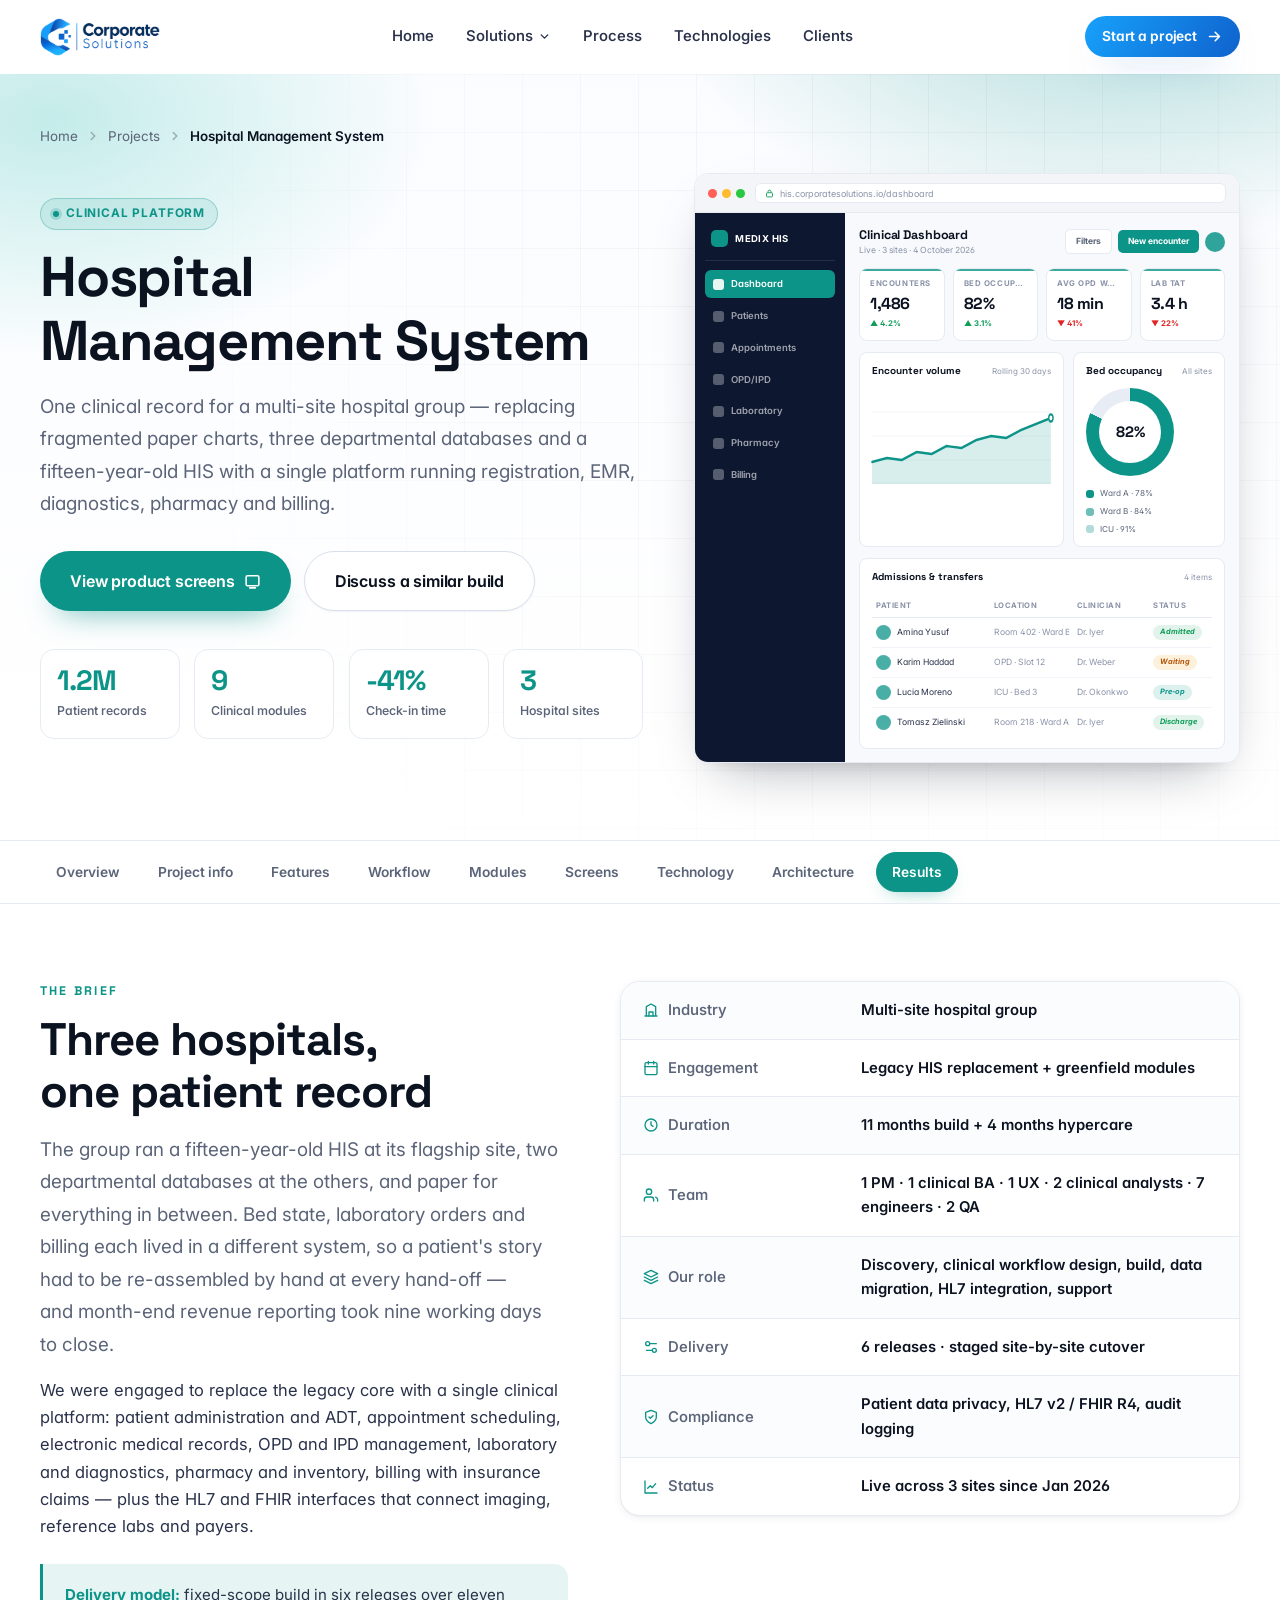
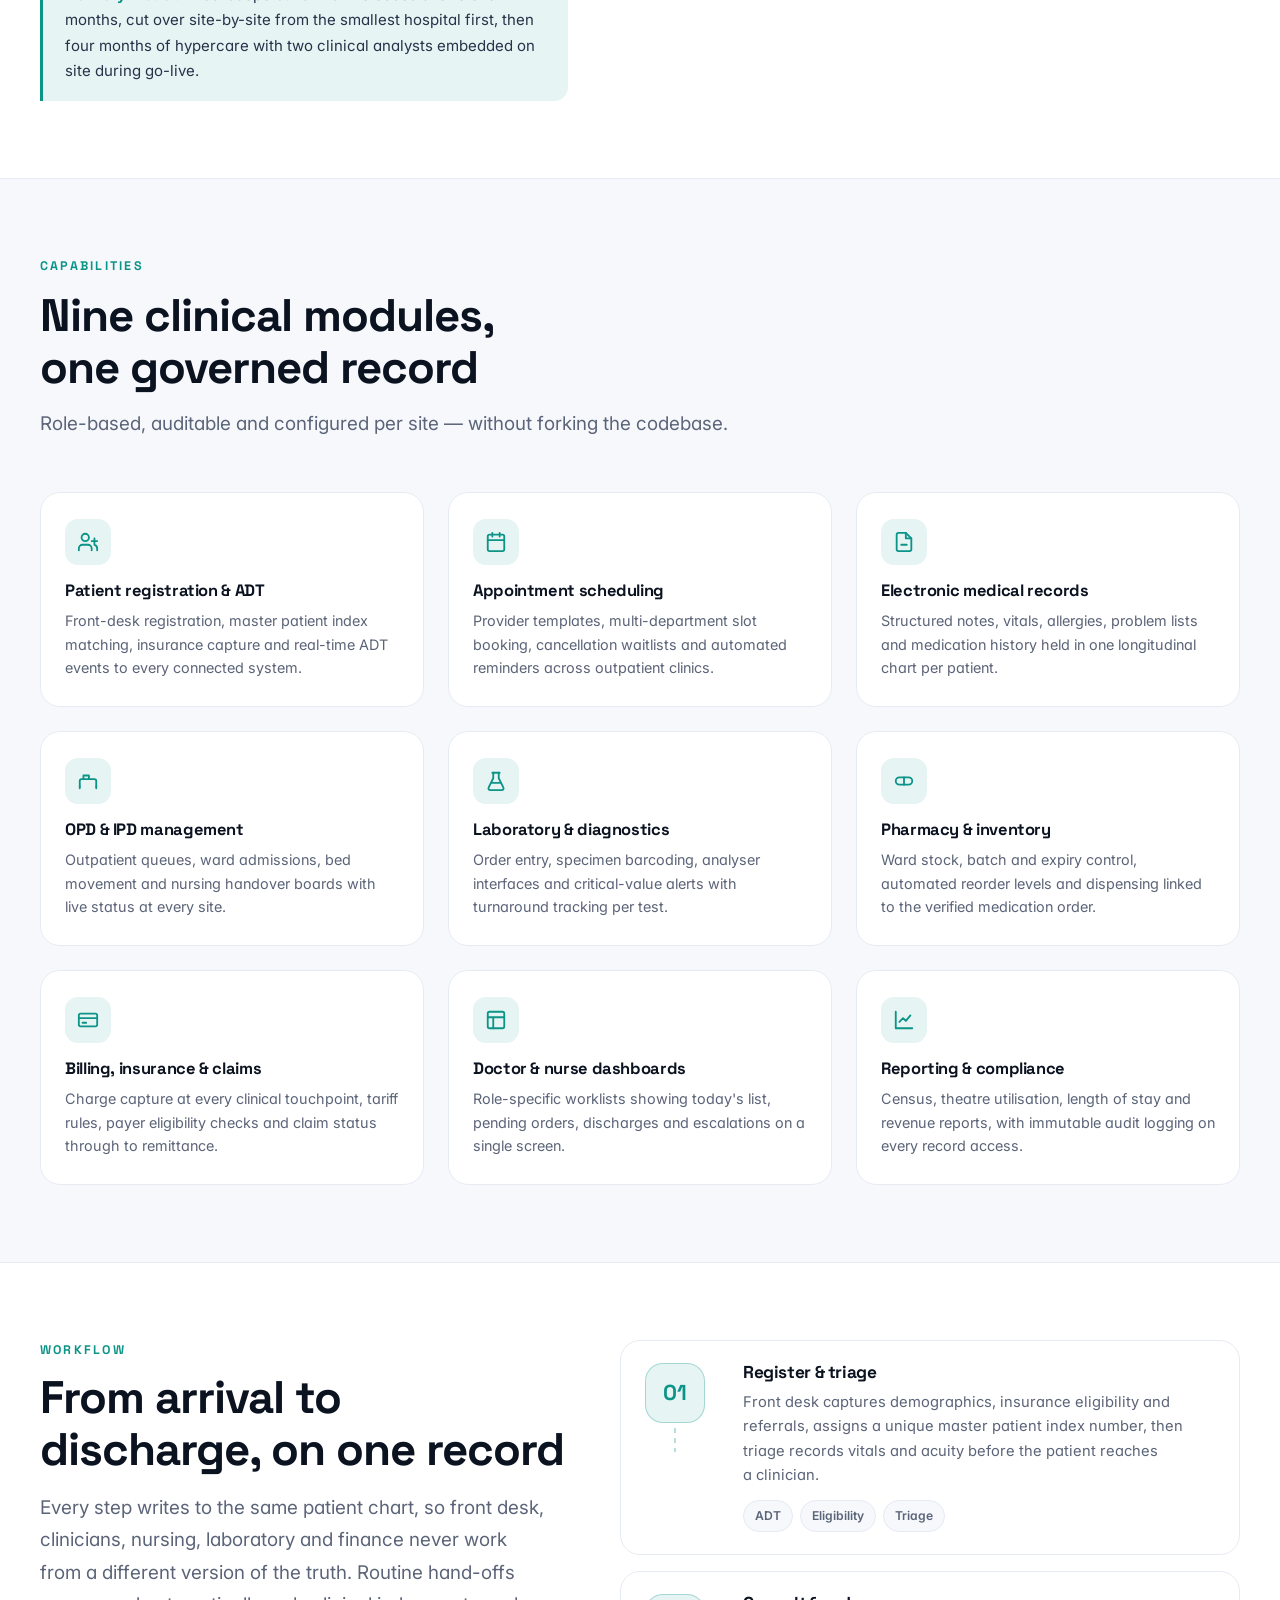
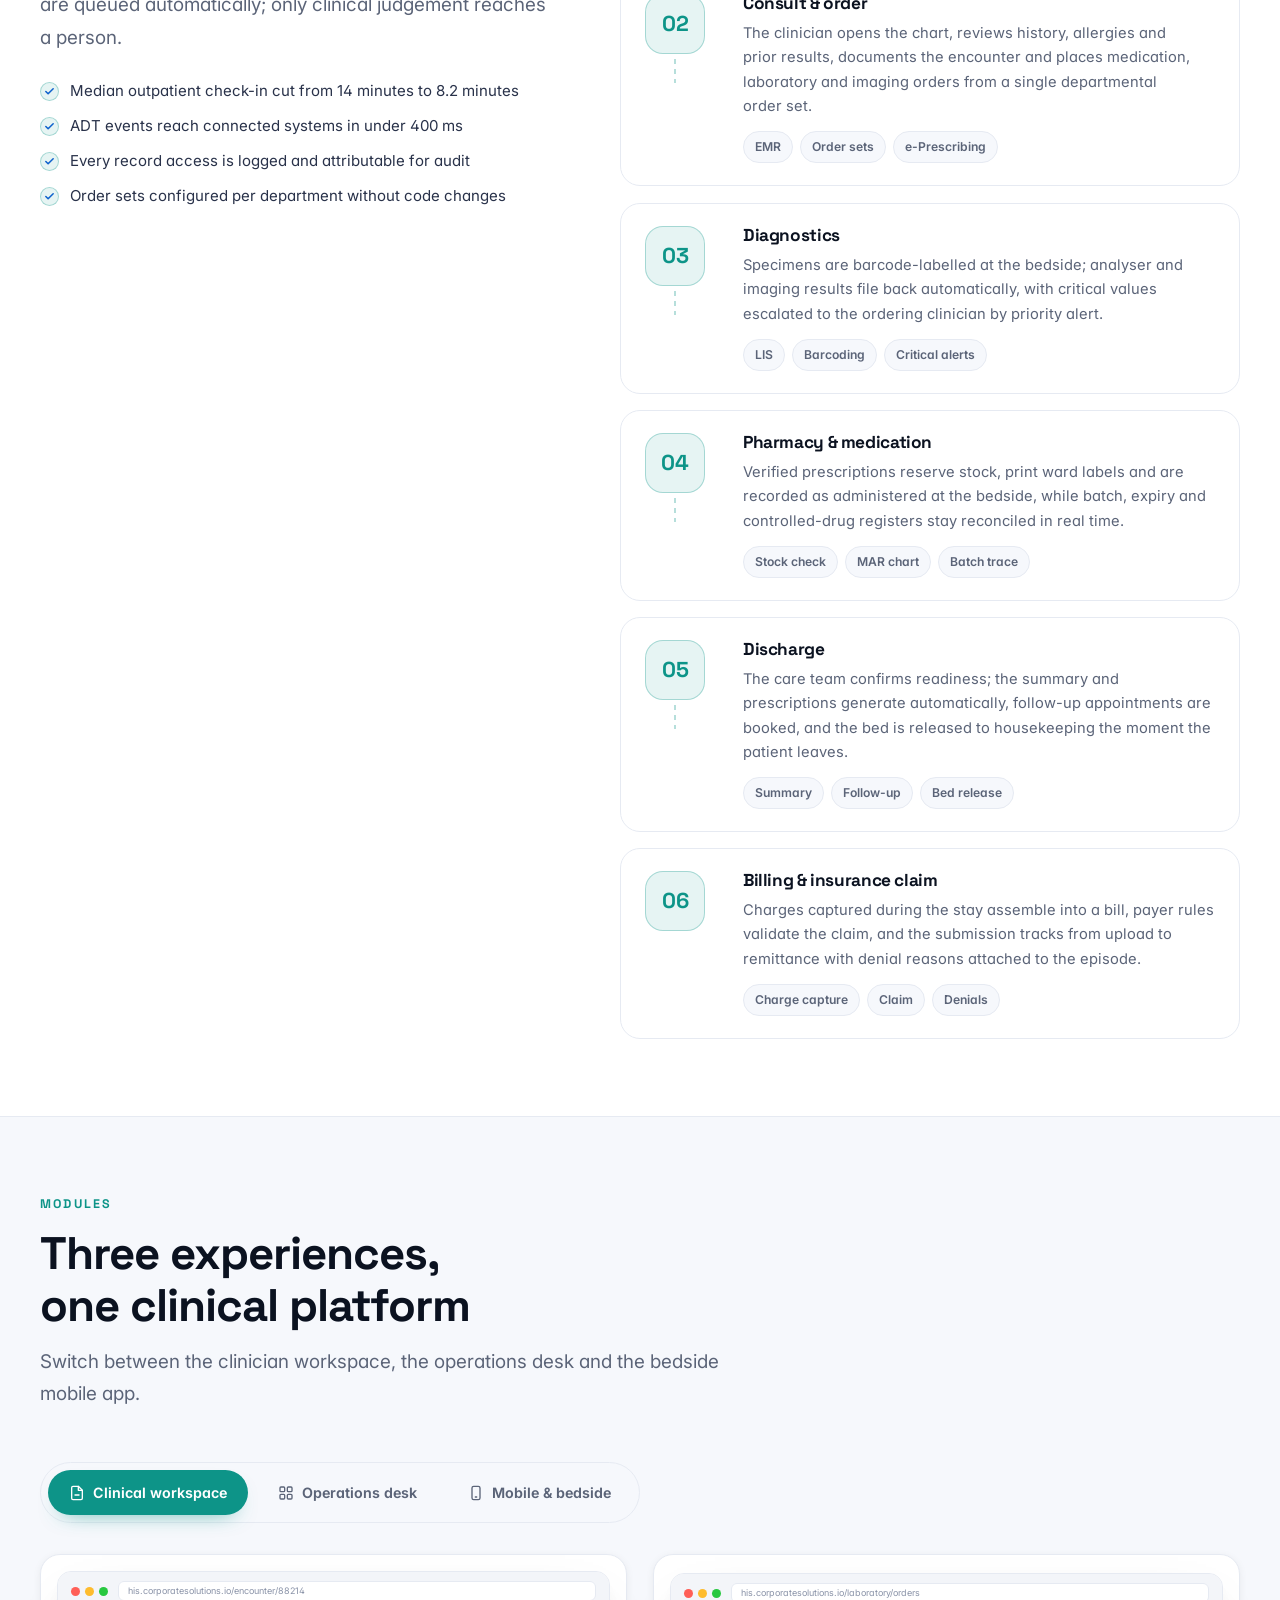
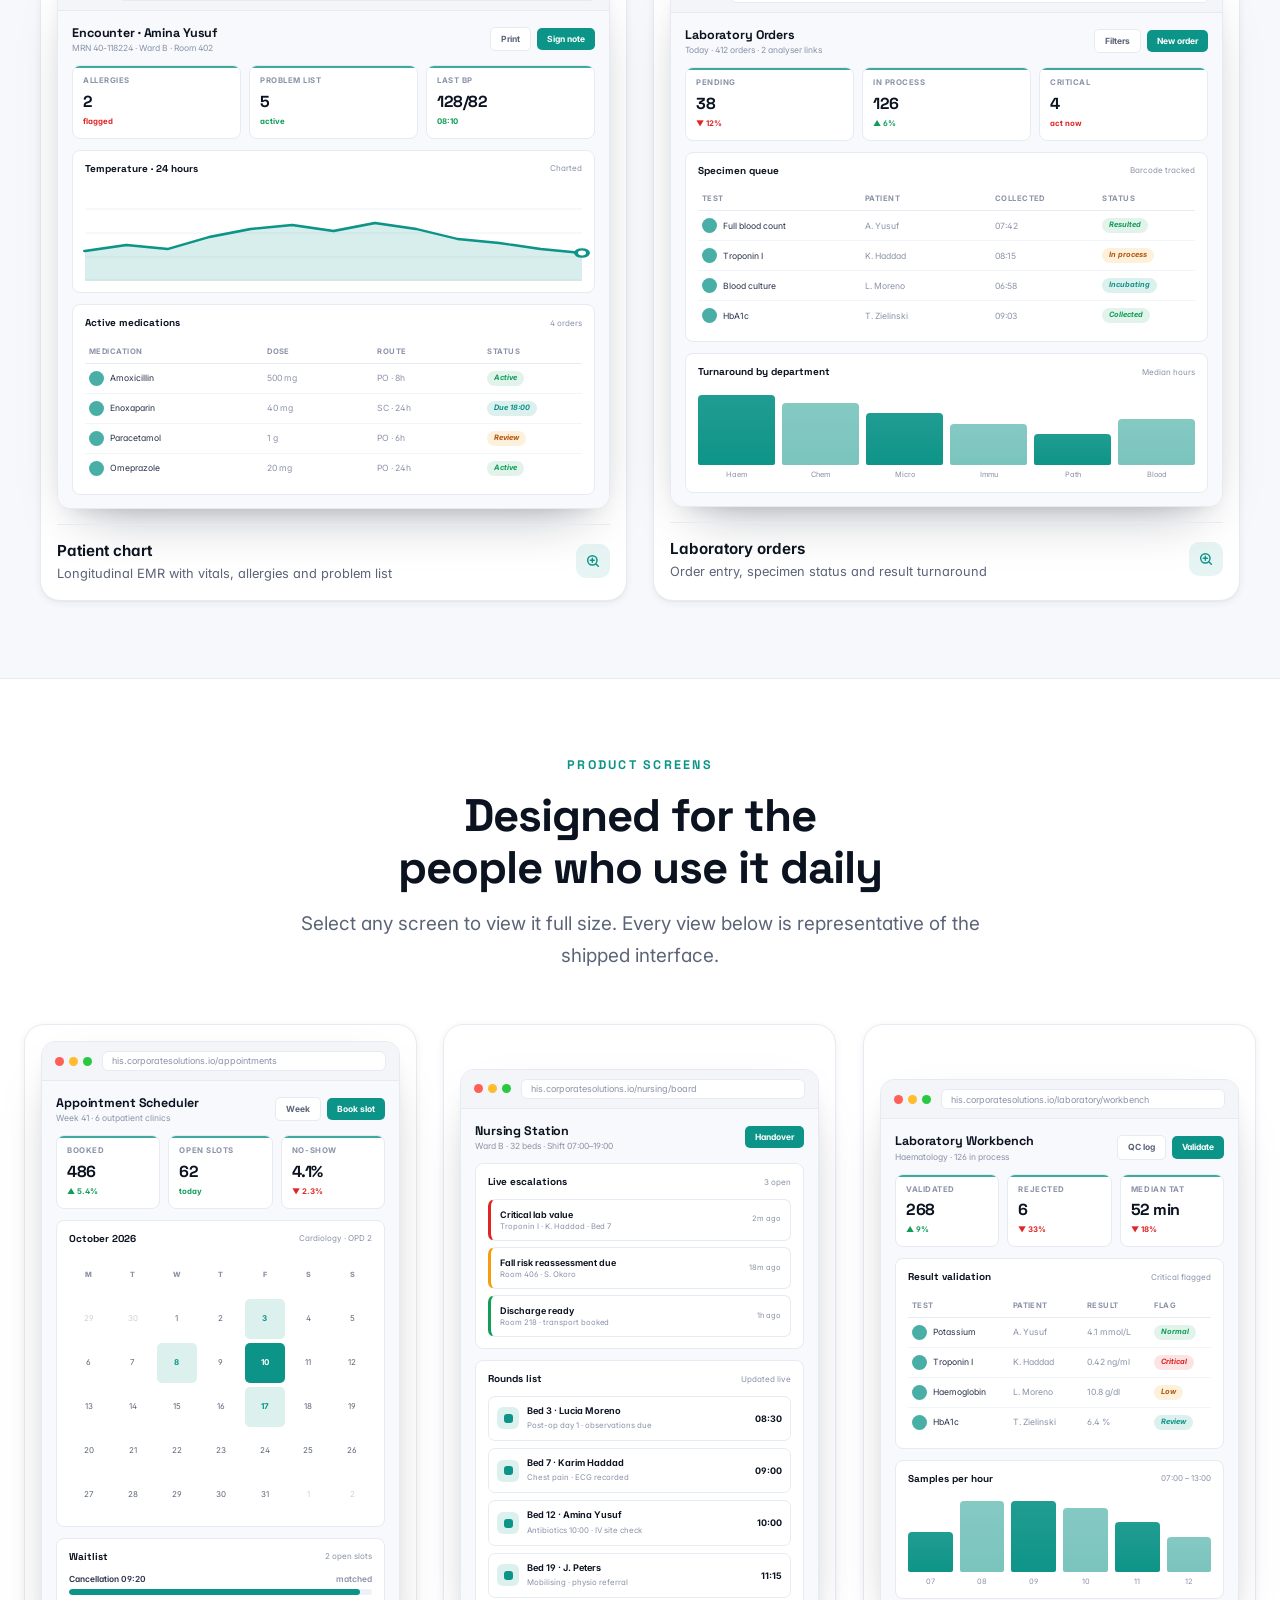
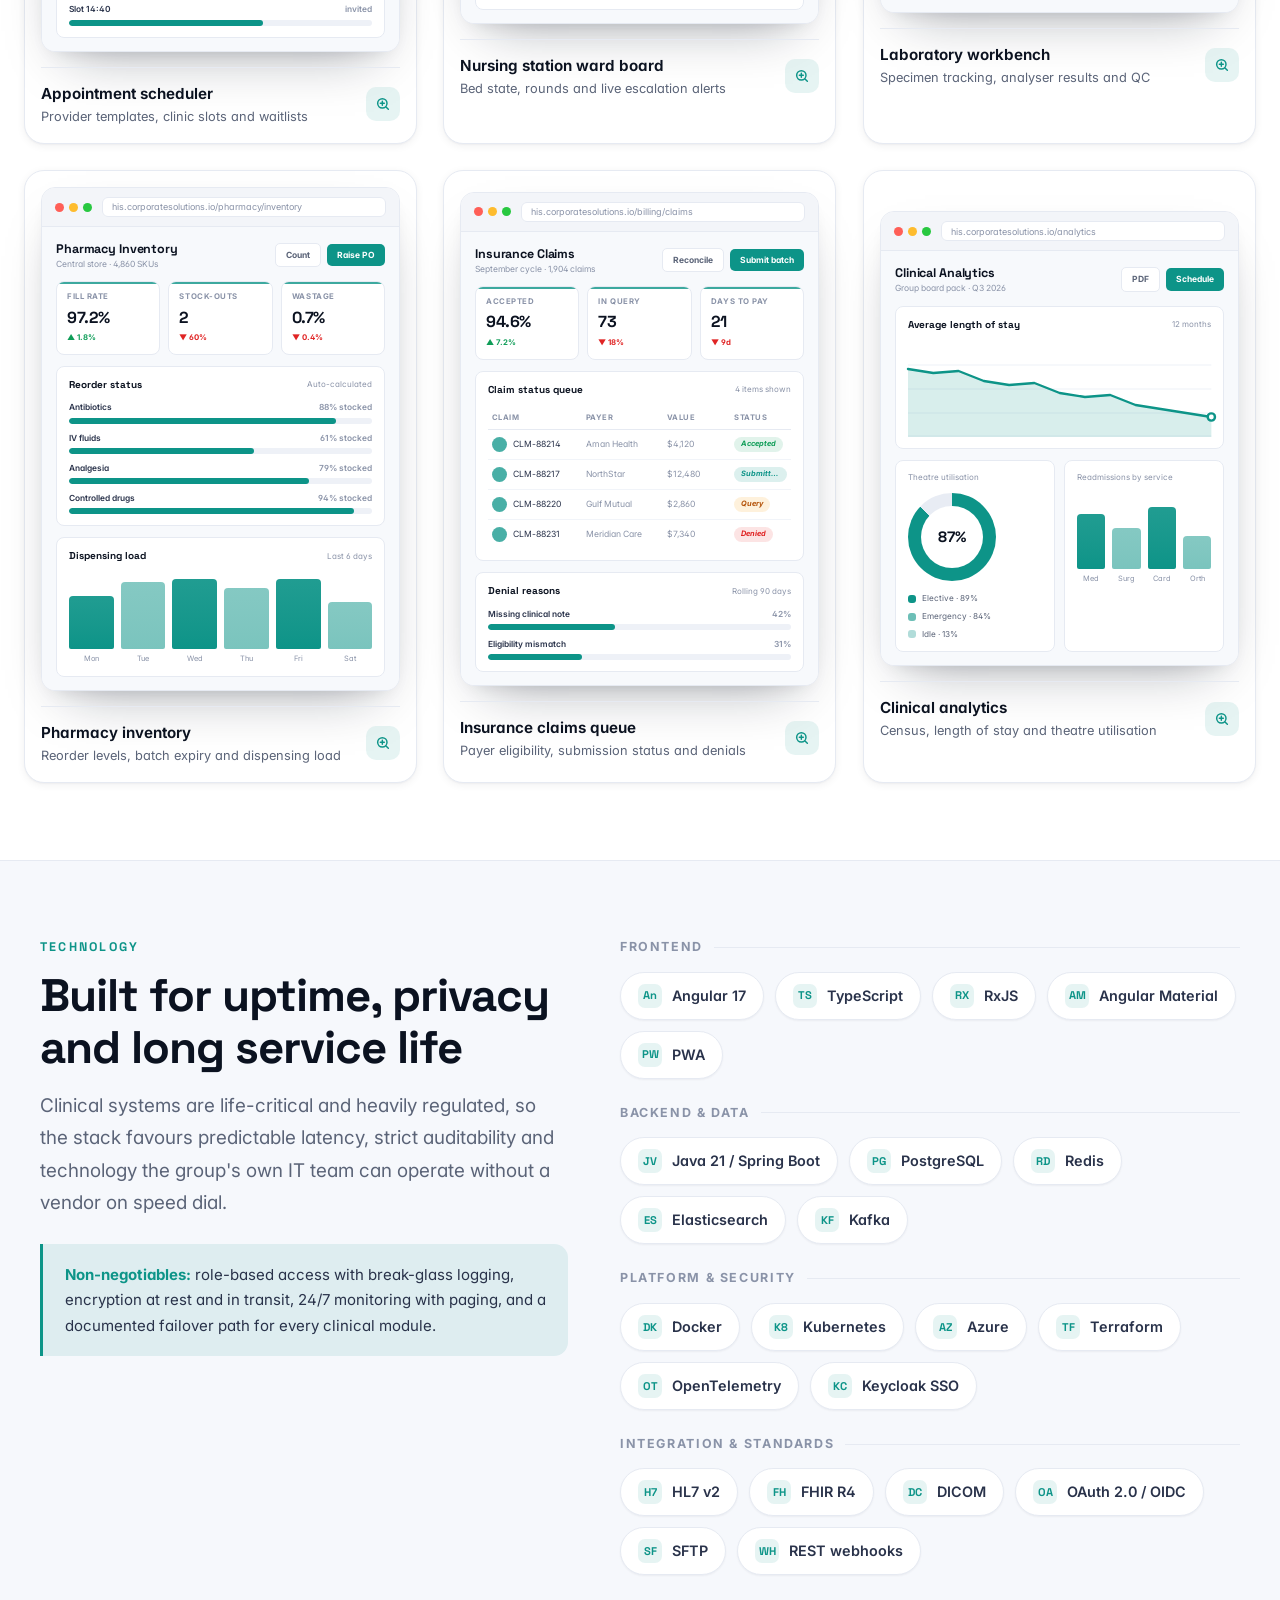
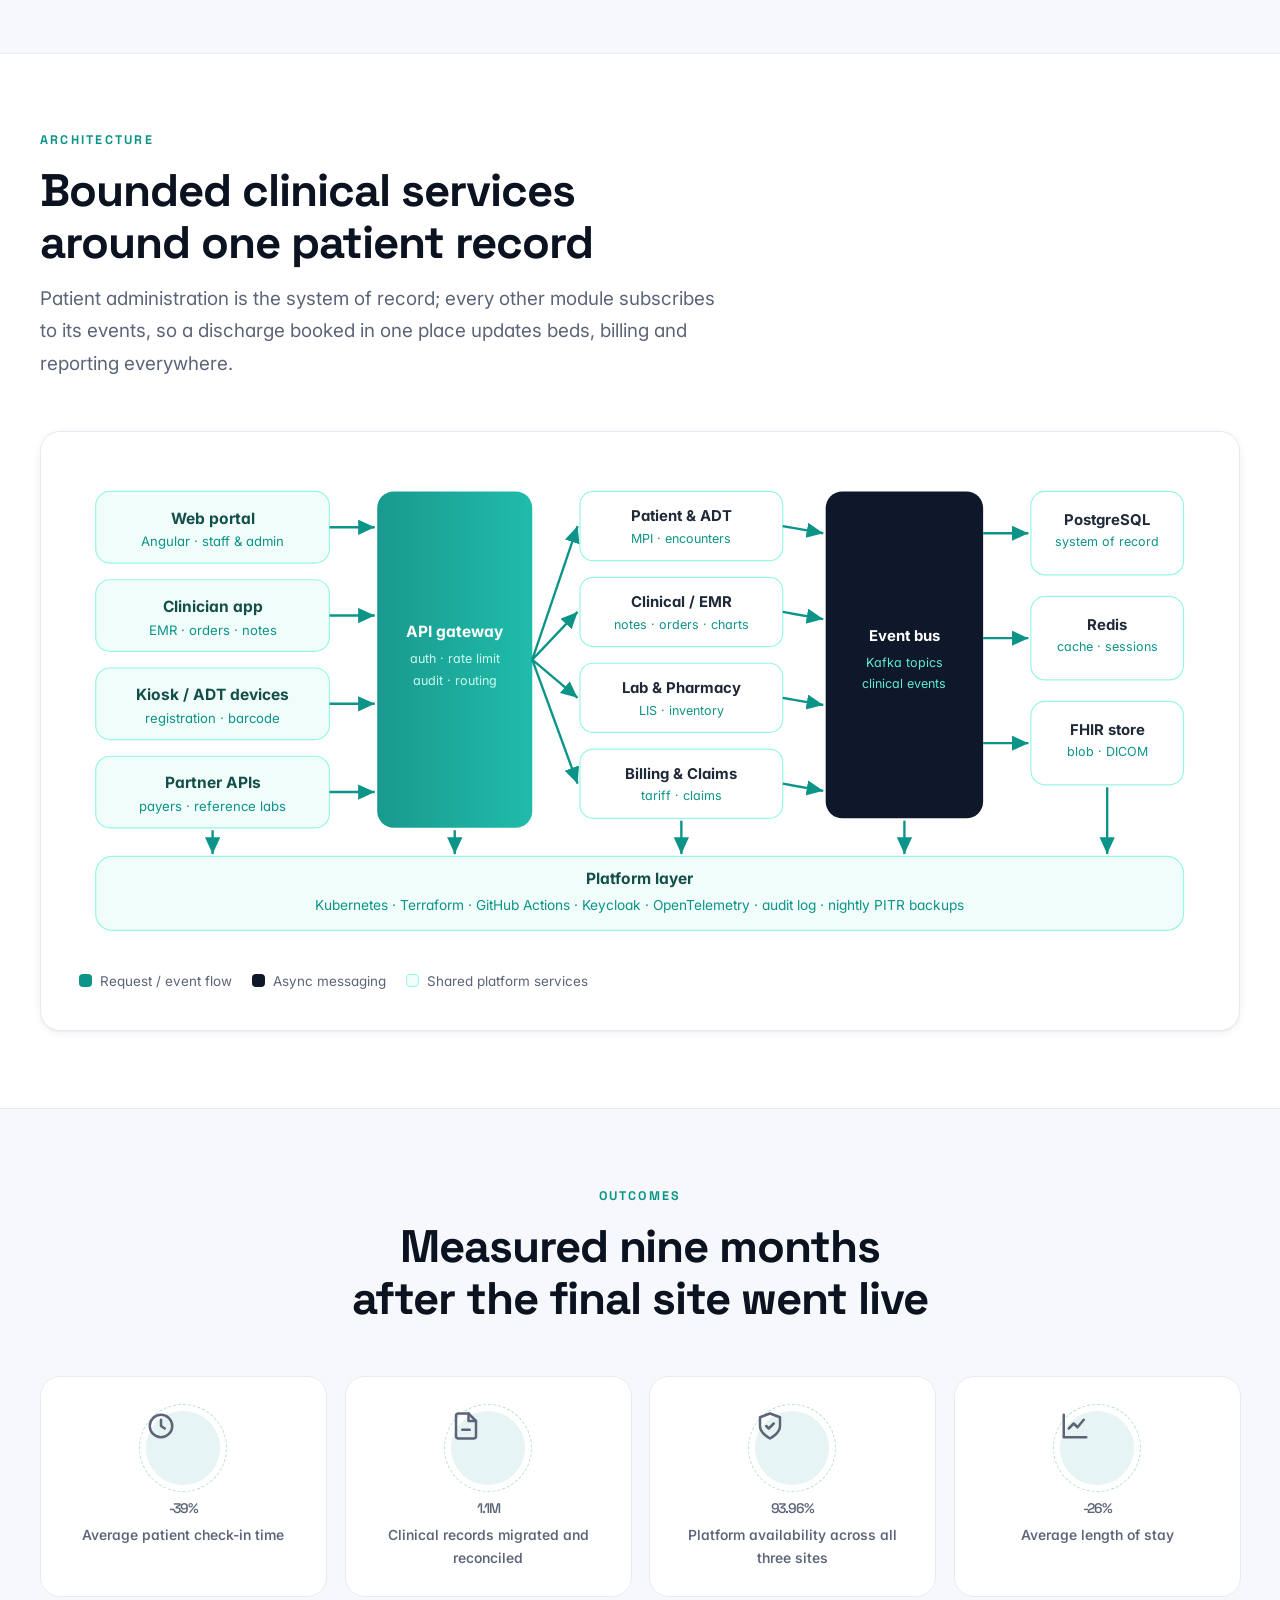
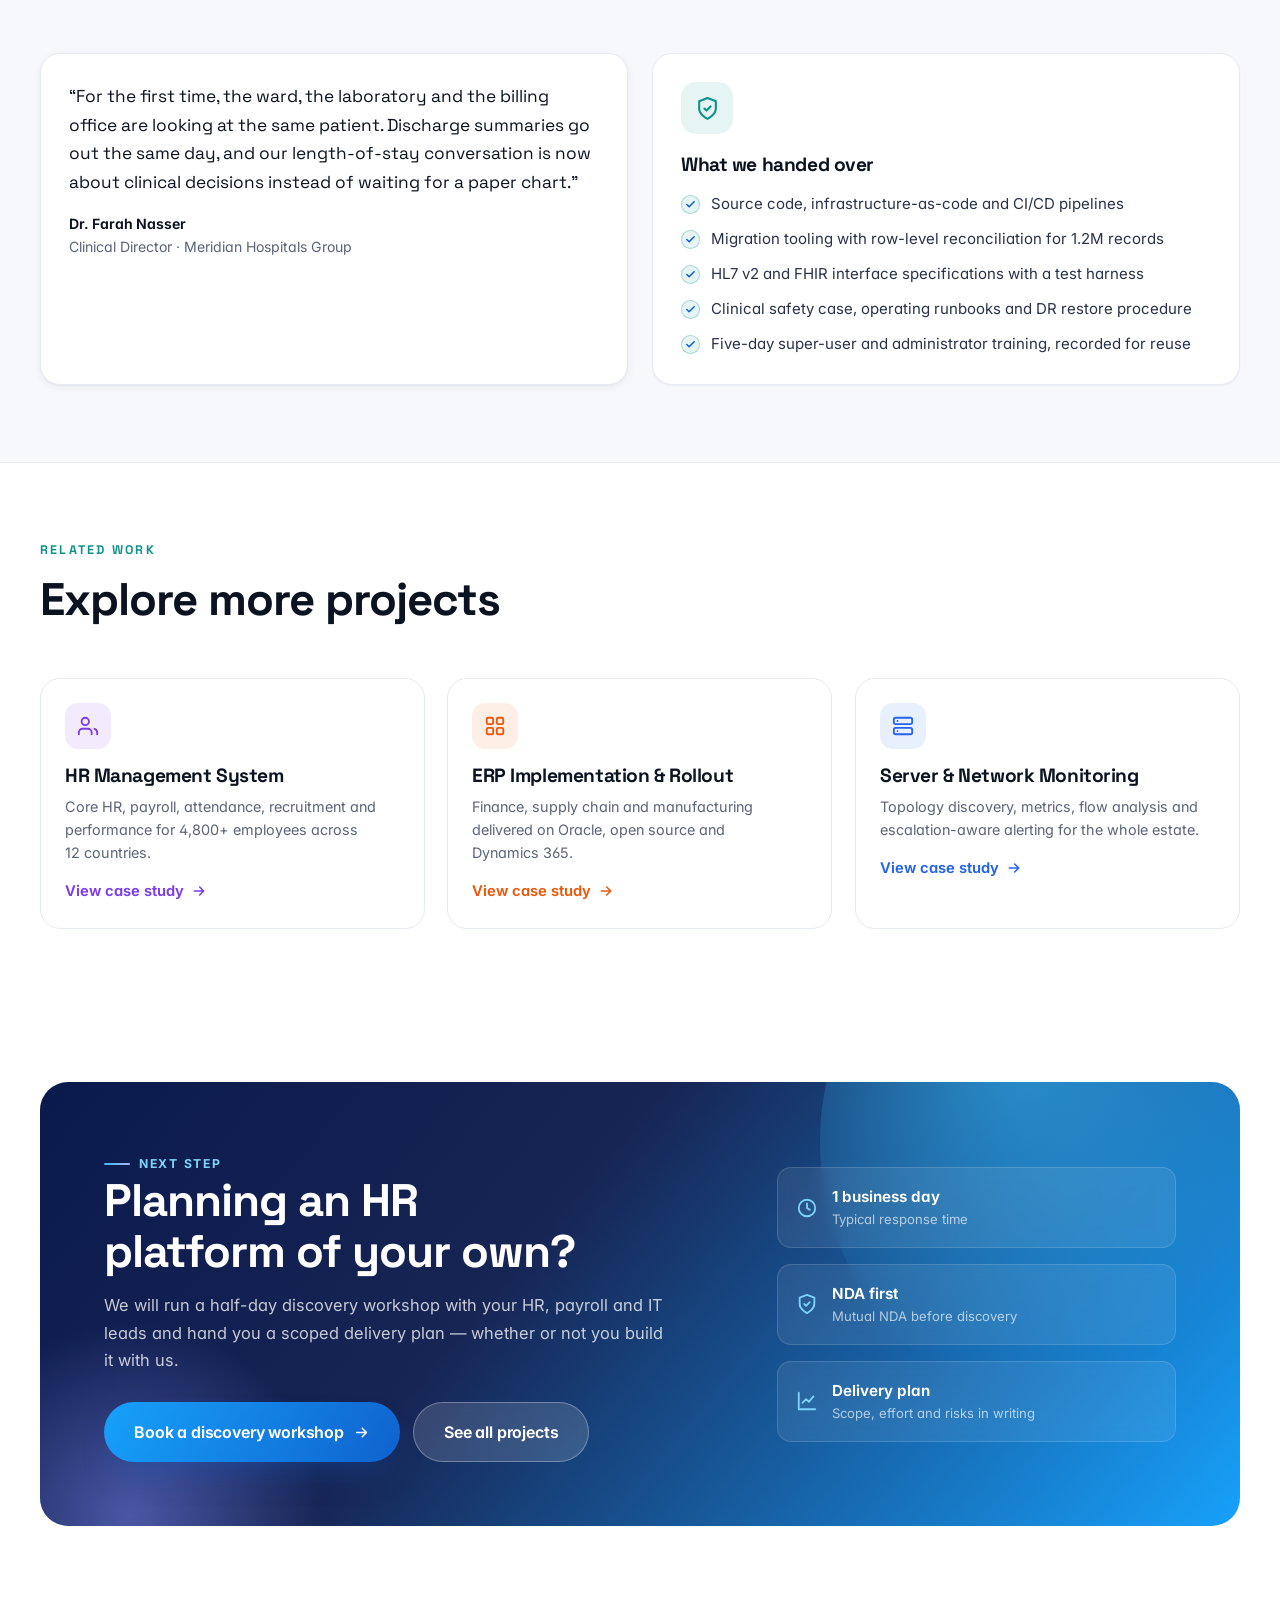
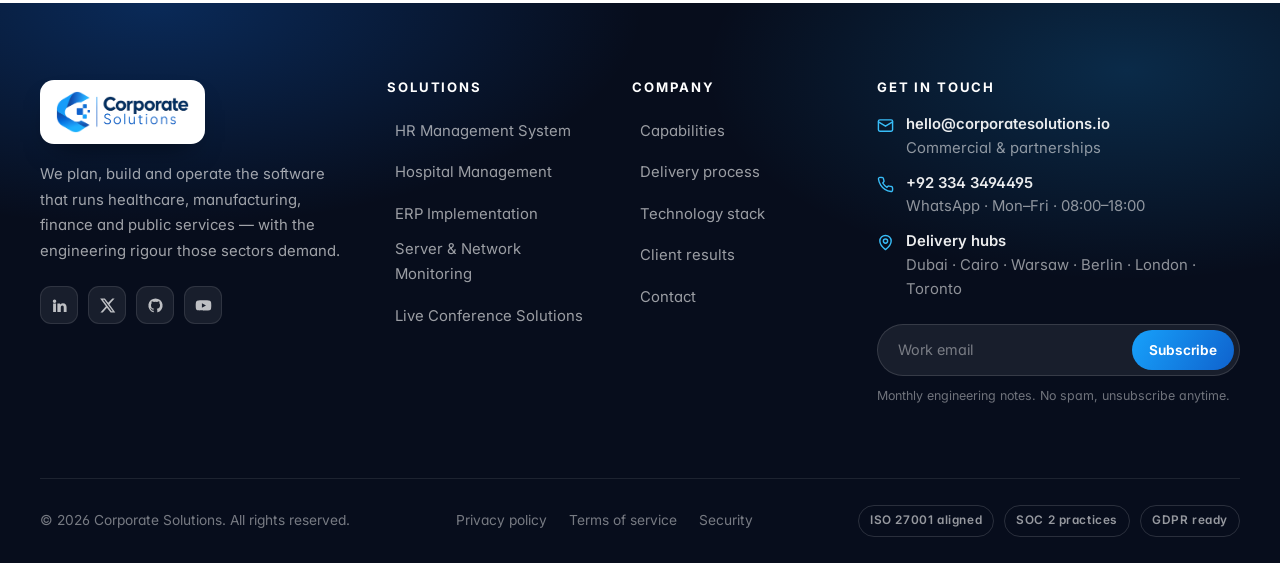
<file: v/projects/hospital-management-system.html>
﻿<!DOCTYPE html>
<html lang="en">
<head>
<meta charset="UTF-8">
<meta name="viewport" content="width=device-width, initial-scale=1">
<title>Hospital Management System — Corporate Solutions</title>
<meta name="description" content="Multi-site hospital management platform covering patient administration, EMR, OPD/IPD, laboratory, pharmacy, billing and insurance claims across three hospital sites.">
<meta name="theme-color" content="#0d9488">
<link rel="icon" type="image/png" sizes="128x128" href="../assets/img/favicon.png">
<link rel="preconnect" href="https://fonts.googleapis.com">
<link rel="preconnect" href="https://fonts.gstatic.com" crossorigin>
<link href="https://fonts.googleapis.com/css2?family=Inter:wght@400;500;600;700&amp;family=Space+Grotesk:wght@500;600;700&amp;display=swap" rel="stylesheet">
<link rel="stylesheet" href="../assets/css/base.css">
<link rel="stylesheet" href="../assets/css/layout.css">
<link rel="stylesheet" href="../assets/css/project.css">
<link rel="stylesheet" href="../assets/css/mockups.css">
</head>
<body data-page="hospital" style="--accent:#0d9488;--accent-2:#14b8a6;--accent-soft:rgba(13,148,136,.10);--accent-line:rgba(13,148,136,.30)">

<a class="skip-link" href="#main">Skip to content</a>

<header class="site-header">
  <div class="wrap">
    <a class="brand" href="../index.html" aria-label="Corporate Solutions home">
      <img class="brand__logo" src="../assets/img/logo.png" alt="Corporate Solutions" width="640" height="202" decoding="async">
    </a>

    <nav class="nav" aria-label="Primary">
      <a class="nav__link" data-nav="home" href="../index.html">Home</a>
      <div class="nav__item">
        <button class="nav__toggle" type="button" aria-haspopup="true">Solutions
          <svg viewBox="0 0 24 24" fill="none" stroke="currentColor" stroke-width="2.6" stroke-linecap="round" stroke-linejoin="round" aria-hidden="true"><path d="m6 9 6 6 6-6"/></svg>
        </button>
        <div class="dropdown" role="menu">
          <a class="dropdown__link" data-nav="hr" href="hr-system.html">
            <span class="dropdown__ico"><svg viewBox="0 0 24 24" fill="none" stroke="currentColor" stroke-width="2" stroke-linecap="round" stroke-linejoin="round"><path d="M16 21v-2a4 4 0 0 0-4-4H6a4 4 0 0 0-4 4v2"/><circle cx="9" cy="7" r="4"/><path d="M22 21v-2a4 4 0 0 0-3-3.87"/><path d="M16 3.13a4 4 0 0 1 0 7.75"/></svg></span>
            <span><strong>HR Management System</strong><span>Core HR, payroll, talent &amp; self-service</span></span>
          </a>
          <a class="dropdown__link" data-nav="hospital" href="hospital-management-system.html">
            <span class="dropdown__ico"><svg viewBox="0 0 24 24" fill="none" stroke="currentColor" stroke-width="2" stroke-linecap="round" stroke-linejoin="round"><path d="M12 6v4M14 8h-4"/><path d="M2 12h3l2-5 3 10 2-6 2 3h5"/><path d="M20 8v8a2 2 0 0 1-2 2H6a2 2 0 0 1-2-2V6a2 2 0 0 1 2-2h5"/></svg></span>
            <span><strong>Hospital Management</strong><span>EMR, OPD/IPD, lab, pharmacy &amp; billing</span></span>
          </a>
          <a class="dropdown__link" data-nav="erp" href="erp-implementation.html">
            <span class="dropdown__ico"><svg viewBox="0 0 24 24" fill="none" stroke="currentColor" stroke-width="2" stroke-linecap="round" stroke-linejoin="round"><rect x="3" y="3" width="7" height="7" rx="1.5"/><rect x="14" y="3" width="7" height="7" rx="1.5"/><rect x="3" y="14" width="7" height="7" rx="1.5"/><rect x="14" y="14" width="7" height="7" rx="1.5"/></svg></span>
            <span><strong>ERP Implementation</strong><span>Oracle · Open Source · MS Dynamics 365</span></span>
          </a>
          <a class="dropdown__link" data-nav="monitoring" href="server-network-monitoring.html">
            <span class="dropdown__ico"><svg viewBox="0 0 24 24" fill="none" stroke="currentColor" stroke-width="2" stroke-linecap="round" stroke-linejoin="round"><rect x="2" y="3" width="20" height="7" rx="2"/><rect x="2" y="14" width="20" height="7" rx="2"/><path d="M6 6.5h.01M6 17.5h.01"/></svg></span>
            <span><strong>Server &amp; Network Monitoring</strong><span>Metrics, topology, alerts &amp; SLA insight</span></span>
          </a>
          <a class="dropdown__link" data-nav="conference" href="live-conference-solutions.html">
            <span class="dropdown__ico"><svg viewBox="0 0 24 24" fill="none" stroke="currentColor" stroke-width="2" stroke-linecap="round" stroke-linejoin="round"><path d="m22 8-6 4 6 4V8Z"/><rect x="2" y="6" width="14" height="12" rx="2"/></svg></span>
            <span><strong>Live Conference Solutions</strong><span>WebRTC webinars, meetings &amp; streaming</span></span>
          </a>
          <a class="dropdown__link" href="../index.html#services">
            <span class="dropdown__ico"><svg viewBox="0 0 24 24" fill="none" stroke="currentColor" stroke-width="2" stroke-linecap="round" stroke-linejoin="round"><path d="M12 2 2 7l10 5 10-5-10-5Z"/><path d="m2 17 10 5 10-5M2 12l10 5 10-5"/></svg></span>
            <span><strong>Services &amp; Capabilities</strong><span>Consulting, build, integrate &amp; support</span></span>
          </a>
        </div>
      </div>
      <a class="nav__link" href="../index.html#process">Process</a>
      <a class="nav__link" href="../index.html#technologies">Technologies</a>
      <a class="nav__link" href="../index.html#testimonials">Clients</a>
    </nav>

    <div class="header__actions">
      <a class="btn btn--primary btn--sm" href="#contact">Start a project
        <svg viewBox="0 0 24 24" fill="none" stroke="currentColor" stroke-width="2.2" stroke-linecap="round" stroke-linejoin="round" aria-hidden="true"><path d="M5 12h14M13 6l6 6-6 6"/></svg>
      </a>
      <button class="burger" type="button" aria-label="Toggle navigation" aria-expanded="false"><span></span></button>
    </div>
  </div>
</header>

<div class="mobile-nav" id="mobileNav">
  <div class="mobile-nav__group">
    <div class="mobile-nav__label">Main</div>
    <a href="../index.html">Home</a>
    <a href="../index.html#services">Services</a>
    <a href="../index.html#process">Our process</a>
    <a href="../index.html#technologies">Technologies</a>
    <a href="../index.html#testimonials">Clients</a>
  </div>
  <div class="mobile-nav__group">
    <div class="mobile-nav__label">Solutions</div>
    <a href="hr-system.html"><span class="dropdown__ico"><svg viewBox="0 0 24 24" fill="none" stroke="currentColor" stroke-width="2"><path d="M16 21v-2a4 4 0 0 0-4-4H6a4 4 0 0 0-4 4v2"/><circle cx="9" cy="7" r="4"/></svg></span>HR Management System</a>
    <a data-nav="hospital" href="hospital-management-system.html"><span class="dropdown__ico"><svg viewBox="0 0 24 24" fill="none" stroke="currentColor" stroke-width="2" stroke-linecap="round"><path d="M12 6v4M14 8h-4"/><path d="M2 12h3l2-5 3 10 2-6 2 3h5"/></svg></span>Hospital Management</a>
    <a href="erp-implementation.html"><span class="dropdown__ico"><svg viewBox="0 0 24 24" fill="none" stroke="currentColor" stroke-width="2"><rect x="3" y="3" width="7" height="7" rx="1.5"/><rect x="14" y="3" width="7" height="7" rx="1.5"/><rect x="3" y="14" width="7" height="7" rx="1.5"/><rect x="14" y="14" width="7" height="7" rx="1.5"/></svg></span>ERP Implementation</a>
    <a href="server-network-monitoring.html"><span class="dropdown__ico"><svg viewBox="0 0 24 24" fill="none" stroke="currentColor" stroke-width="2"><rect x="2" y="3" width="20" height="7" rx="2"/><rect x="2" y="14" width="20" height="7" rx="2"/></svg></span>Server &amp; Network Monitoring</a>
    <a href="live-conference-solutions.html"><span class="dropdown__ico"><svg viewBox="0 0 24 24" fill="none" stroke="currentColor" stroke-width="2" stroke-linejoin="round"><path d="m22 8-6 4 6 4V8Z"/><rect x="2" y="6" width="14" height="12" rx="2"/></svg></span>Live Conference Solutions</a>
  </div>
  <a class="btn btn--primary" href="#contact">Start a project</a>
</div>

<main id="main" class="page-enter">

<!-- ============ HERO ============ -->
<section class="p-hero">
  <div class="p-hero__mesh"></div>
  <div class="wrap">
    <nav class="breadcrumb" aria-label="Breadcrumb">
      <a href="../index.html">Home</a>
      <svg viewBox="0 0 24 24" fill="none" stroke="currentColor" stroke-width="2.4" stroke-linecap="round" stroke-linejoin="round"><path d="m9 18 6-6-6-6"/></svg>
      <a href="../index.html#work">Projects</a>
      <svg viewBox="0 0 24 24" fill="none" stroke="currentColor" stroke-width="2.4" stroke-linecap="round" stroke-linejoin="round"><path d="m9 18 6-6-6-6"/></svg>
      <span aria-current="page">Hospital Management System</span>
    </nav>

    <div class="p-hero__inner">
      <div class="p-hero__copy">
        <span class="badge badge--dot reveal">Clinical Platform</span>
        <h1 class="reveal" style="--d:.06s">Hospital Management System</h1>
        <p class="lede reveal" style="--d:.12s">
          One clinical record for a multi-site hospital group — replacing fragmented paper
          charts, three departmental databases and a fifteen-year-old HIS with a single
          platform running registration, EMR, diagnostics, pharmacy and billing.
        </p>

        <div class="p-hero__actions reveal" style="--d:.18s">
          <a class="btn btn--accent btn--lg" href="#screens">
            View product screens
            <svg viewBox="0 0 24 24" fill="none" stroke="currentColor" stroke-width="2.2" stroke-linecap="round" stroke-linejoin="round"><rect x="3" y="4" width="18" height="14" rx="2"/><path d="M8 21h8"/></svg>
          </a>
          <a class="btn btn--ghost btn--lg" href="#contact">Discuss a similar build</a>
        </div>

        <div class="p-hero__metrics" data-stagger=".07">
          <div class="p-hero__metric reveal"><b>1.2M</b><span>Patient records</span></div>
          <div class="p-hero__metric reveal"><b>9</b><span>Clinical modules</span></div>
          <div class="p-hero__metric reveal"><b>-41%</b><span>Check-in time</span></div>
          <div class="p-hero__metric reveal"><b>3</b><span>Hospital sites</span></div>
        </div>
      </div>

      <div class="p-hero__visual reveal-scale" style="--d:.22s">
        <div class="mock">
          <div class="mock__bar">
            <span class="mock__dots"><i></i><i></i><i></i></span>
            <span class="mock__url">
              <svg viewBox="0 0 24 24" fill="none" stroke="currentColor" stroke-width="2.4"><rect x="4" y="10" width="16" height="11" rx="2"/><path d="M8 10V7a4 4 0 0 1 8 0v3"/></svg>
              his.corporatesolutions.io/dashboard
            </span>
          </div>
          <div class="mock__app mock__app--wide">
            <aside class="mock__side">
              <span class="m-logo"><i></i><b>MEDIX HIS</b></span>
              <span class="m-nav is-on"><i></i><span>Dashboard</span></span>
              <span class="m-nav"><i></i><span>Patients</span></span>
              <span class="m-nav"><i></i><span>Appointments</span></span>
              <span class="m-nav"><i></i><span>OPD/IPD</span></span>
              <span class="m-nav"><i></i><span>Laboratory</span></span>
              <span class="m-nav"><i></i><span>Pharmacy</span></span>
              <span class="m-nav"><i></i><span>Billing</span></span>
            </aside>
            <div class="mock__main">
              <div class="m-top">
                <div><h6>Clinical Dashboard</h6><p>Live · 3 sites · 4 October 2026</p></div>
                <div class="m-top__acts">
                  <span class="m-btn m-btn--ghost">Filters</span>
                  <span class="m-btn">New encounter</span>
                  <span class="m-avatar"></span>
                </div>
              </div>

              <div class="m-kpis">
                <div class="m-kpi"><span>Encounters</span><b>1,486</b><em>▲ 4.2%</em></div>
                <div class="m-kpi"><span>Bed occupancy</span><b>82%</b><em>▲ 3.1%</em></div>
                <div class="m-kpi"><span>Avg OPD wait</span><b>18 min</b><em class="down">▼ 41%</em></div>
                <div class="m-kpi"><span>Lab TAT</span><b>3.4 h</b><em class="down">▼ 22%</em></div>
              </div>

              <div class="m-row-2">
                <div class="m-panel">
                  <div class="m-panel__h"><b>Encounter volume</b><span>Rolling 30 days</span></div>
                  <svg class="m-line" viewBox="0 0 300 96" preserveAspectRatio="none" aria-hidden="true">
                    <g class="grid"><line x1="0" y1="24" x2="300" y2="24"/><line x1="0" y1="48" x2="300" y2="48"/><line x1="0" y1="72" x2="300" y2="72"/><line x1="0" y1="95" x2="300" y2="95"/></g>
                    <path class="area" d="M0,74 L25,70 L50,72 L75,64 L100,66 L125,58 L150,60 L175,52 L200,48 L225,50 L250,42 L275,36 L300,30 L300,96 L0,96 Z"/>
                    <path class="stroke" d="M0,74 L25,70 L50,72 L75,64 L100,66 L125,58 L150,60 L175,52 L200,48 L225,50 L250,42 L275,36 L300,30"/>
                    <circle class="pt" cx="300" cy="30" r="3.6"/>
                  </svg>
                </div>
                <div class="m-panel">
                  <div class="m-panel__h"><b>Bed occupancy</b><span>All sites</span></div>
                  <div class="m-donut-row">
                    <div class="m-donut" style="--p:82%"><b>82%</b></div>
                    <div class="m-legend">
                      <div><i></i> Ward A · 78%</div>
                      <div><i></i> Ward B · 84%</div>
                      <div><i></i> ICU · 91%</div>
                    </div>
                  </div>
                </div>
              </div>

              <div class="m-panel">
                <div class="m-panel__h"><b>Admissions &amp; transfers</b><span>4 items</span></div>
                <div class="m-table">
                  <div class="th" style="grid-template-columns:1.6fr 1.1fr 1fr .8fr"><span>Patient</span><span>Location</span><span>Clinician</span><span>Status</span></div>
                  <div class="tr" style="grid-template-columns:1.6fr 1.1fr 1fr .8fr"><span class="cell"><i class="dot-av"></i> Amina Yusuf</span><span class="cell muted">Room 402 · Ward B</span><span class="cell muted">Dr. Iyer</span><span class="cell"><i class="pill">Admitted</i></span></div>
                  <div class="tr" style="grid-template-columns:1.6fr 1.1fr 1fr .8fr"><span class="cell"><i class="dot-av"></i> Karim Haddad</span><span class="cell muted">OPD · Slot 12</span><span class="cell muted">Dr. Weber</span><span class="cell"><i class="pill warn">Waiting</i></span></div>
                  <div class="tr" style="grid-template-columns:1.6fr 1.1fr 1fr .8fr"><span class="cell"><i class="dot-av"></i> Lucia Moreno</span><span class="cell muted">ICU · Bed 3</span><span class="cell muted">Dr. Okonkwo</span><span class="cell"><i class="pill info">Pre-op</i></span></div>
                  <div class="tr" style="grid-template-columns:1.6fr 1.1fr 1fr .8fr"><span class="cell"><i class="dot-av"></i> Tomasz Zielinski</span><span class="cell muted">Room 218 · Ward A</span><span class="cell muted">Dr. Iyer</span><span class="cell"><i class="pill">Discharge</i></span></div>
                </div>
              </div>
            </div>
          </div>
        </div>
      </div>
    </div>
  </div>
</section>

<!-- ============ SUBNAV ============ -->
<nav class="subnav" aria-label="On this page">
  <div class="wrap subnav__inner">
    <a href="#overview" class="is-active">Overview</a>
    <a href="#information">Project info</a>
    <a href="#features">Features</a>
    <a href="#workflow">Workflow</a>
    <a href="#modules">Modules</a>
    <a href="#screens">Screens</a>
    <a href="#technology">Technology</a>
    <a href="#architecture">Architecture</a>
    <a href="#results">Results</a>
  </div>
</nav>

<!-- ============ OVERVIEW ============ -->
<section class="p-section" id="overview">
  <div class="wrap">
    <div class="split">
      <div>
        <div class="overline reveal">The brief</div>
        <h2 class="reveal" style="--d:.05s">Three hospitals, one patient record</h2>
        <p class="lede reveal mt-16" style="--d:.1s">
          The group ran a fifteen-year-old HIS at its flagship site, two departmental
          databases at the others, and paper for everything in between. Bed state,
          laboratory orders and billing each lived in a different system, so a patient's
          story had to be re-assembled by hand at every hand-off — and month-end revenue
          reporting took nine working days to close.
        </p>
        <p class="reveal mt-16" style="--d:.16s">
          We were engaged to replace the legacy core with a single clinical platform:
          patient administration and ADT, appointment scheduling, electronic medical
          records, OPD and IPD management, laboratory and diagnostics, pharmacy and
          inventory, billing with insurance claims — plus the HL7 and FHIR interfaces
          that connect imaging, reference labs and payers.
        </p>

        <div class="note reveal mt-24" style="--d:.2s">
          <b>Delivery model:</b> fixed-scope build in six releases over eleven months,
          cut over site-by-site from the smallest hospital first, then four months of
          hypercare with two clinical analysts embedded on site during go-live.
        </div>
      </div>

      <div class="split__sticky">
        <dl class="spec reveal" id="information">
          <div class="spec__row">
            <dt><svg viewBox="0 0 24 24" fill="none" stroke="currentColor" stroke-width="2" stroke-linecap="round" stroke-linejoin="round"><path d="M3 21h18M5 21V7l7-4 7 4v14"/><path d="M9 21v-6h6v6"/></svg>Industry</dt>
            <dd>Multi-site hospital group</dd>
          </div>
          <div class="spec__row">
            <dt><svg viewBox="0 0 24 24" fill="none" stroke="currentColor" stroke-width="2" stroke-linecap="round" stroke-linejoin="round"><rect x="3" y="4" width="18" height="18" rx="2"/><path d="M16 2v4M8 2v4M3 10h18"/></svg>Engagement</dt>
            <dd>Legacy HIS replacement + greenfield modules</dd>
          </div>
          <div class="spec__row">
            <dt><svg viewBox="0 0 24 24" fill="none" stroke="currentColor" stroke-width="2" stroke-linecap="round" stroke-linejoin="round"><circle cx="12" cy="12" r="9"/><path d="M12 7v5l3 2"/></svg>Duration</dt>
            <dd>11 months build + 4 months hypercare</dd>
          </div>
          <div class="spec__row">
            <dt><svg viewBox="0 0 24 24" fill="none" stroke="currentColor" stroke-width="2" stroke-linecap="round" stroke-linejoin="round"><path d="M16 21v-2a4 4 0 0 0-4-4H6a4 4 0 0 0-4 4v2"/><circle cx="9" cy="7" r="4"/><path d="M22 21v-2a4 4 0 0 0-3-3.87"/></svg>Team</dt>
            <dd>1 PM · 1 clinical BA · 1 UX · 2 clinical analysts · 7 engineers · 2 QA</dd>
          </div>
          <div class="spec__row">
            <dt><svg viewBox="0 0 24 24" fill="none" stroke="currentColor" stroke-width="2" stroke-linecap="round" stroke-linejoin="round"><path d="M12 2 2 7l10 5 10-5-10-5Z"/><path d="m2 17 10 5 10-5M2 12l10 5 10-5"/></svg>Our role</dt>
            <dd>Discovery, clinical workflow design, build, data migration, HL7 integration, support</dd>
          </div>
          <div class="spec__row">
            <dt><svg viewBox="0 0 24 24" fill="none" stroke="currentColor" stroke-width="2" stroke-linecap="round" stroke-linejoin="round"><path d="M20 7h-9M14 17H5"/><circle cx="17" cy="17" r="3"/><circle cx="7" cy="7" r="3"/></svg>Delivery</dt>
            <dd>6 releases · staged site-by-site cutover</dd>
          </div>
          <div class="spec__row">
            <dt><svg viewBox="0 0 24 24" fill="none" stroke="currentColor" stroke-width="2" stroke-linecap="round" stroke-linejoin="round"><path d="M12 22s8-4 8-10V5l-8-3-8 3v7c0 6 8 10 8 10Z"/><path d="m9 12 2 2 4-4"/></svg>Compliance</dt>
            <dd>Patient data privacy, HL7 v2 / FHIR R4, audit logging</dd>
          </div>
          <div class="spec__row">
            <dt><svg viewBox="0 0 24 24" fill="none" stroke="currentColor" stroke-width="2" stroke-linecap="round" stroke-linejoin="round"><path d="M3 3v18h18"/><path d="m7 14 4-4 3 3 5-6"/></svg>Status</dt>
            <dd>Live across 3 sites since Jan 2026</dd>
          </div>
        </dl>
      </div>
    </div>
  </div>
</section>

<!-- ============ FEATURES ============ -->
<section class="p-section p-section--alt" id="features">
  <div class="wrap">
    <div class="section-head">
      <div class="overline reveal">Capabilities</div>
      <h2 class="reveal" style="--d:.05s">Nine clinical modules, one governed record</h2>
      <p class="lede reveal" style="--d:.1s">Role-based, auditable and configured per site — without forking the codebase.</p>
    </div>

    <div class="grid features" data-stagger=".06">
      <article class="feature reveal">
        <span class="feature__ico"><svg viewBox="0 0 24 24" fill="none" stroke="currentColor" stroke-width="2" stroke-linecap="round" stroke-linejoin="round"><path d="M16 21v-2a4 4 0 0 0-4-4H6a4 4 0 0 0-4 4v2"/><circle cx="9" cy="7" r="4"/><path d="M22 21v-2a4 4 0 0 0-3-3.87"/><path d="M19 8v6M22 11h-6"/></svg></span>
        <h4>Patient registration &amp; ADT</h4>
        <p>Front-desk registration, master patient index matching, insurance capture and real-time ADT events to every connected system.</p>
      </article>
      <article class="feature reveal">
        <span class="feature__ico"><svg viewBox="0 0 24 24" fill="none" stroke="currentColor" stroke-width="2" stroke-linecap="round" stroke-linejoin="round"><rect x="3" y="4" width="18" height="18" rx="2"/><path d="M16 2v4M8 2v4M3 10h18"/></svg></span>
        <h4>Appointment scheduling</h4>
        <p>Provider templates, multi-department slot booking, cancellation waitlists and automated reminders across outpatient clinics.</p>
      </article>
      <article class="feature reveal">
        <span class="feature__ico"><svg viewBox="0 0 24 24" fill="none" stroke="currentColor" stroke-width="2" stroke-linecap="round" stroke-linejoin="round"><path d="M14 2H6a2 2 0 0 0-2 2v16a2 2 0 0 0 2 2h12a2 2 0 0 0 2-2V8Z"/><path d="M14 2v6h6M9 15h6"/></svg></span>
        <h4>Electronic medical records</h4>
        <p>Structured notes, vitals, allergies, problem lists and medication history held in one longitudinal chart per patient.</p>
      </article>
      <article class="feature reveal">
        <span class="feature__ico"><svg viewBox="0 0 24 24" fill="none" stroke="currentColor" stroke-width="2" stroke-linecap="round" stroke-linejoin="round"><path d="M3 18v-6a2 2 0 0 1 2-2h14a2 2 0 0 1 2 2v6"/><path d="M3 18v2M21 18v2M7 10V6h6v4"/></svg></span>
        <h4>OPD &amp; IPD management</h4>
        <p>Outpatient queues, ward admissions, bed movement and nursing handover boards with live status at every site.</p>
      </article>
      <article class="feature reveal">
        <span class="feature__ico"><svg viewBox="0 0 24 24" fill="none" stroke="currentColor" stroke-width="2" stroke-linecap="round" stroke-linejoin="round"><path d="M9 3v6L4 19a2 2 0 0 0 1.8 3h12.4A2 2 0 0 0 20 19l-5-10V3"/><path d="M8 3h8M7.5 14h9"/></svg></span>
        <h4>Laboratory &amp; diagnostics</h4>
        <p>Order entry, specimen barcoding, analyser interfaces and critical-value alerts with turnaround tracking per test.</p>
      </article>
      <article class="feature reveal">
        <span class="feature__ico"><svg viewBox="0 0 24 24" fill="none" stroke="currentColor" stroke-width="2" stroke-linecap="round" stroke-linejoin="round"><rect x="3" y="8" width="18" height="8" rx="4"/><path d="M12 8v8"/></svg></span>
        <h4>Pharmacy &amp; inventory</h4>
        <p>Ward stock, batch and expiry control, automated reorder levels and dispensing linked to the verified medication order.</p>
      </article>
      <article class="feature reveal">
        <span class="feature__ico"><svg viewBox="0 0 24 24" fill="none" stroke="currentColor" stroke-width="2" stroke-linecap="round" stroke-linejoin="round"><rect x="2" y="5" width="20" height="14" rx="2"/><path d="M2 10h20M6 15h4"/></svg></span>
        <h4>Billing, insurance &amp; claims</h4>
        <p>Charge capture at every clinical touchpoint, tariff rules, payer eligibility checks and claim status through to remittance.</p>
      </article>
      <article class="feature reveal">
        <span class="feature__ico"><svg viewBox="0 0 24 24" fill="none" stroke="currentColor" stroke-width="2" stroke-linecap="round" stroke-linejoin="round"><rect x="3" y="3" width="18" height="18" rx="2"/><path d="M3 9h18M9 21V9"/></svg></span>
        <h4>Doctor &amp; nurse dashboards</h4>
        <p>Role-specific worklists showing today's list, pending orders, discharges and escalations on a single screen.</p>
      </article>
      <article class="feature reveal">
        <span class="feature__ico"><svg viewBox="0 0 24 24" fill="none" stroke="currentColor" stroke-width="2" stroke-linecap="round" stroke-linejoin="round"><path d="M3 3v18h18"/><path d="m7 14 4-4 3 3 5-6"/></svg></span>
        <h4>Reporting &amp; compliance</h4>
        <p>Census, theatre utilisation, length of stay and revenue reports, with immutable audit logging on every record access.</p>
      </article>
    </div>
  </div>
</section>

<!-- ============ WORKFLOW ============ -->
<section class="p-section" id="workflow">
  <div class="wrap">
    <div class="split">
      <div class="split__sticky">
        <div class="overline reveal">Workflow</div>
        <h2 class="reveal" style="--d:.05s">From arrival to discharge, on one record</h2>
        <p class="lede reveal mt-16" style="--d:.1s">
          Every step writes to the same patient chart, so front desk, clinicians, nursing,
          laboratory and finance never work from a different version of the truth. Routine
          hand-offs are queued automatically; only clinical judgement reaches a person.
        </p>
        <div class="check-list reveal mt-24" style="--d:.16s">
          <li>Median outpatient check-in cut from 14 minutes to 8.2 minutes</li>
          <li>ADT events reach connected systems in under 400 ms</li>
          <li>Every record access is logged and attributable for audit</li>
          <li>Order sets configured per department without code changes</li>
        </div>
      </div>

      <div class="flow" data-stagger=".07">
        <div class="flow__item reveal">
          <span class="flow__num">01</span>
          <div class="flow__body">
            <h4>Register &amp; triage</h4>
            <p>Front desk captures demographics, insurance eligibility and referrals, assigns a unique master patient index number, then triage records vitals and acuity before the patient reaches a clinician.</p>
            <div class="flow__tags"><span class="tag">ADT</span><span class="tag">Eligibility</span><span class="tag">Triage</span></div>
          </div>
        </div>
        <div class="flow__item reveal">
          <span class="flow__num">02</span>
          <div class="flow__body">
            <h4>Consult &amp; order</h4>
            <p>The clinician opens the chart, reviews history, allergies and prior results, documents the encounter and places medication, laboratory and imaging orders from a single departmental order set.</p>
            <div class="flow__tags"><span class="tag">EMR</span><span class="tag">Order sets</span><span class="tag">e-Prescribing</span></div>
          </div>
        </div>
        <div class="flow__item reveal">
          <span class="flow__num">03</span>
          <div class="flow__body">
            <h4>Diagnostics</h4>
            <p>Specimens are barcode-labelled at the bedside; analyser and imaging results file back automatically, with critical values escalated to the ordering clinician by priority alert.</p>
            <div class="flow__tags"><span class="tag">LIS</span><span class="tag">Barcoding</span><span class="tag">Critical alerts</span></div>
          </div>
        </div>
        <div class="flow__item reveal">
          <span class="flow__num">04</span>
          <div class="flow__body">
            <h4>Pharmacy &amp; medication</h4>
            <p>Verified prescriptions reserve stock, print ward labels and are recorded as administered at the bedside, while batch, expiry and controlled-drug registers stay reconciled in real time.</p>
            <div class="flow__tags"><span class="tag">Stock check</span><span class="tag">MAR chart</span><span class="tag">Batch trace</span></div>
          </div>
        </div>
        <div class="flow__item reveal">
          <span class="flow__num">05</span>
          <div class="flow__body">
            <h4>Discharge</h4>
            <p>The care team confirms readiness; the summary and prescriptions generate automatically, follow-up appointments are booked, and the bed is released to housekeeping the moment the patient leaves.</p>
            <div class="flow__tags"><span class="tag">Summary</span><span class="tag">Follow-up</span><span class="tag">Bed release</span></div>
          </div>
        </div>
        <div class="flow__item reveal">
          <span class="flow__num">06</span>
          <div class="flow__body">
            <h4>Billing &amp; insurance claim</h4>
            <p>Charges captured during the stay assemble into a bill, payer rules validate the claim, and the submission tracks from upload to remittance with denial reasons attached to the episode.</p>
            <div class="flow__tags"><span class="tag">Charge capture</span><span class="tag">Claim</span><span class="tag">Denials</span></div>
          </div>
        </div>
      </div>
    </div>
  </div>
</section>

<!-- ============ MODULES / TABS ============ -->
<section class="p-section p-section--alt" id="modules">
  <div class="wrap" data-tabs>
    <div class="section-head">
      <div class="overline reveal">Modules</div>
      <h2 class="reveal" style="--d:.05s">Three experiences, one clinical platform</h2>
      <p class="lede reveal" style="--d:.1s">Switch between the clinician workspace, the operations desk and the bedside mobile app.</p>
    </div>

    <div class="tabs reveal" role="tablist" aria-label="Module views">
      <button class="tab is-active" role="tab" data-tab="his-clinical" aria-selected="true" aria-controls="his-clinical">
        <svg viewBox="0 0 24 24" fill="none" stroke="currentColor" stroke-width="2" stroke-linecap="round" stroke-linejoin="round"><path d="M14 2H6a2 2 0 0 0-2 2v16a2 2 0 0 0 2 2h12a2 2 0 0 0 2-2V8Z"/><path d="M14 2v6h6M9 15h6"/></svg>
        Clinical workspace
      </button>
      <button class="tab" role="tab" data-tab="his-ops" aria-selected="false" tabindex="-1" aria-controls="his-ops">
        <svg viewBox="0 0 24 24" fill="none" stroke="currentColor" stroke-width="2" stroke-linecap="round" stroke-linejoin="round"><rect x="3" y="3" width="7" height="7" rx="1.5"/><rect x="14" y="3" width="7" height="7" rx="1.5"/><rect x="3" y="14" width="7" height="7" rx="1.5"/><rect x="14" y="14" width="7" height="7" rx="1.5"/></svg>
        Operations desk
      </button>
      <button class="tab" role="tab" data-tab="his-mobile" aria-selected="false" tabindex="-1" aria-controls="his-mobile">
        <svg viewBox="0 0 24 24" fill="none" stroke="currentColor" stroke-width="2" stroke-linecap="round" stroke-linejoin="round"><rect x="6" y="2" width="12" height="20" rx="2.5"/><path d="M11 18h2"/></svg>
        Mobile &amp; bedside
      </button>
    </div>

    <!-- Clinical -->
    <div class="tab-panel is-active" id="his-clinical" role="tabpanel">
      <div class="gallery">
        <button class="shot reveal" type="button" data-shot data-title="Patient chart" data-sub="Longitudinal EMR with vitals, allergies and problem list">
          <div class="mock">
            <div class="mock__bar"><span class="mock__dots"><i></i><i></i><i></i></span><span class="mock__url">his.corporatesolutions.io/encounter/88214</span></div>
            <div class="mock__main">
              <div class="m-top"><div><h6>Encounter · Amina Yusuf</h6><p>MRN 40-118224 · Ward B · Room 402</p></div><div class="m-top__acts"><span class="m-btn m-btn--ghost">Print</span><span class="m-btn">Sign note</span></div></div>
              <div class="m-kpis m-kpis--3">
                <div class="m-kpi"><span>Allergies</span><b>2</b><em class="down">flagged</em></div>
                <div class="m-kpi"><span>Problem list</span><b>5</b><em>active</em></div>
                <div class="m-kpi"><span>Last BP</span><b>128/82</b><em>08:10</em></div>
              </div>
              <div class="m-panel">
                <div class="m-panel__h"><b>Temperature · 24 hours</b><span>Charted</span></div>
                <svg class="m-line" viewBox="0 0 300 96" preserveAspectRatio="none" aria-hidden="true">
                  <g class="grid"><line x1="0" y1="24" x2="300" y2="24"/><line x1="0" y1="48" x2="300" y2="48"/><line x1="0" y1="72" x2="300" y2="72"/><line x1="0" y1="95" x2="300" y2="95"/></g>
                  <path class="area" d="M0,66 L25,60 L50,64 L75,52 L100,44 L125,40 L150,46 L175,38 L200,44 L225,54 L250,58 L275,64 L300,68 L300,96 L0,96 Z"/>
                  <path class="stroke" d="M0,66 L25,60 L50,64 L75,52 L100,44 L125,40 L150,46 L175,38 L200,44 L225,54 L250,58 L275,64 L300,68"/>
                  <circle class="pt" cx="300" cy="68" r="3.6"/>
                </svg>
              </div>
              <div class="m-panel">
                <div class="m-panel__h"><b>Active medications</b><span>4 orders</span></div>
                <div class="m-table">
                  <div class="th" style="grid-template-columns:1.5fr .9fr .9fr .8fr"><span>Medication</span><span>Dose</span><span>Route</span><span>Status</span></div>
                  <div class="tr" style="grid-template-columns:1.5fr .9fr .9fr .8fr"><span class="cell"><i class="dot-av"></i> Amoxicillin</span><span class="cell muted">500 mg</span><span class="cell muted">PO · 8h</span><span class="cell"><i class="pill">Active</i></span></div>
                  <div class="tr" style="grid-template-columns:1.5fr .9fr .9fr .8fr"><span class="cell"><i class="dot-av"></i> Enoxaparin</span><span class="cell muted">40 mg</span><span class="cell muted">SC · 24h</span><span class="cell"><i class="pill info">Due 18:00</i></span></div>
                  <div class="tr" style="grid-template-columns:1.5fr .9fr .9fr .8fr"><span class="cell"><i class="dot-av"></i> Paracetamol</span><span class="cell muted">1 g</span><span class="cell muted">PO · 6h</span><span class="cell"><i class="pill warn">Review</i></span></div>
                  <div class="tr" style="grid-template-columns:1.5fr .9fr .9fr .8fr"><span class="cell"><i class="dot-av"></i> Omeprazole</span><span class="cell muted">20 mg</span><span class="cell muted">PO · 24h</span><span class="cell"><i class="pill">Active</i></span></div>
                </div>
              </div>
            </div>
          </div>
          <div class="shot__cap">
            <span><b>Patient chart</b><span>Longitudinal EMR with vitals, allergies and problem list</span></span>
            <span class="zoom"><svg viewBox="0 0 24 24" fill="none" stroke="currentColor" stroke-width="2.2" stroke-linecap="round" stroke-linejoin="round"><circle cx="11" cy="11" r="7"/><path d="m20 20-3.5-3.5M11 8v6M8 11h6"/></svg></span>
          </div>
        </button>

        <button class="shot reveal" type="button" data-shot data-title="Laboratory orders" data-sub="Order entry, specimen status and result turnaround">
          <div class="mock">
            <div class="mock__bar"><span class="mock__dots"><i></i><i></i><i></i></span><span class="mock__url">his.corporatesolutions.io/laboratory/orders</span></div>
            <div class="mock__main">
              <div class="m-top"><div><h6>Laboratory Orders</h6><p>Today · 412 orders · 2 analyser links</p></div><div class="m-top__acts"><span class="m-btn m-btn--ghost">Filters</span><span class="m-btn">New order</span></div></div>
              <div class="m-kpis m-kpis--3">
                <div class="m-kpi"><span>Pending</span><b>38</b><em class="down">▼ 12%</em></div>
                <div class="m-kpi"><span>In process</span><b>126</b><em>▲ 6%</em></div>
                <div class="m-kpi"><span>Critical</span><b>4</b><em class="down">act now</em></div>
              </div>
              <div class="m-panel">
                <div class="m-panel__h"><b>Specimen queue</b><span>Barcode tracked</span></div>
                <div class="m-table">
                  <div class="th" style="grid-template-columns:1.4fr 1.1fr .9fr .8fr"><span>Test</span><span>Patient</span><span>Collected</span><span>Status</span></div>
                  <div class="tr" style="grid-template-columns:1.4fr 1.1fr .9fr .8fr"><span class="cell"><i class="dot-av"></i> Full blood count</span><span class="cell muted">A. Yusuf</span><span class="cell muted">07:42</span><span class="cell"><i class="pill">Resulted</i></span></div>
                  <div class="tr" style="grid-template-columns:1.4fr 1.1fr .9fr .8fr"><span class="cell"><i class="dot-av"></i> Troponin I</span><span class="cell muted">K. Haddad</span><span class="cell muted">08:15</span><span class="cell"><i class="pill warn">In process</i></span></div>
                  <div class="tr" style="grid-template-columns:1.4fr 1.1fr .9fr .8fr"><span class="cell"><i class="dot-av"></i> Blood culture</span><span class="cell muted">L. Moreno</span><span class="cell muted">06:58</span><span class="cell"><i class="pill info">Incubating</i></span></div>
                  <div class="tr" style="grid-template-columns:1.4fr 1.1fr .9fr .8fr"><span class="cell"><i class="dot-av"></i> HbA1c</span><span class="cell muted">T. Zielinski</span><span class="cell muted">09:03</span><span class="cell"><i class="pill">Collected</i></span></div>
                </div>
              </div>
              <div class="m-panel">
                <div class="m-panel__h"><b>Turnaround by department</b><span>Median hours</span></div>
                <div class="m-bars">
                  <span class="b"><i style="--h:88%"></i><span>Haem</span></span><span class="b"><i style="--h:72%"></i><span>Chem</span></span>
                  <span class="b"><i style="--h:61%"></i><span>Micro</span></span><span class="b"><i style="--h:48%"></i><span>Immu</span></span>
                  <span class="b"><i style="--h:36%"></i><span>Path</span></span><span class="b"><i style="--h:54%"></i><span>Blood</span></span>
                </div>
              </div>
            </div>
          </div>
          <div class="shot__cap">
            <span><b>Laboratory orders</b><span>Order entry, specimen status and result turnaround</span></span>
            <span class="zoom"><svg viewBox="0 0 24 24" fill="none" stroke="currentColor" stroke-width="2.2" stroke-linecap="round" stroke-linejoin="round"><circle cx="11" cy="11" r="7"/><path d="m20 20-3.5-3.5M11 8v6M8 11h6"/></svg></span>
          </div>
        </button>
      </div>
    </div>

    <!-- Operations -->
    <div class="tab-panel" id="his-ops" role="tabpanel" hidden>
      <div class="gallery">
        <button class="shot reveal" type="button" data-shot data-title="Bed management" data-sub="Live ward occupancy, transfers and discharge queue">
          <div class="mock">
            <div class="mock__bar"><span class="mock__dots"><i></i><i></i><i></i></span><span class="mock__url">his.corporatesolutions.io/operations/beds</span></div>
            <div class="mock__main">
              <div class="m-top"><div><h6>Bed Management</h6><p>3 sites · 640 commissioned beds</p></div><div class="m-top__acts"><span class="m-btn m-btn--ghost">Transfers</span><span class="m-btn">Assign bed</span></div></div>
              <div class="m-kpis">
                <div class="m-kpi"><span>Occupied</span><b>82%</b><em>▲ 3.1%</em></div>
                <div class="m-kpi"><span>Available</span><b>114</b><em>ready</em></div>
                <div class="m-kpi"><span>Pending DC</span><b>31</b><em class="down">▼ 9%</em></div>
                <div class="m-kpi"><span>Blocked</span><b>18</b><em class="down">maintenance</em></div>
              </div>
              <div class="m-row-2">
                <div class="m-panel">
                  <div class="m-panel__h"><b>Occupancy by ward</b><span>Live</span></div>
                  <div class="m-prog">
                    <div class="m-prog__i"><span>Intensive care <em>91%</em></span><i><b style="--w:91%"></b></i></div>
                    <div class="m-prog__i"><span>Ward B · medical <em>84%</em></span><i><b style="--w:84%"></b></i></div>
                    <div class="m-prog__i"><span>Ward A · surgical <em>78%</em></span><i><b style="--w:78%"></b></i></div>
                    <div class="m-prog__i"><span>Maternity <em>62%</em></span><i><b style="--w:62%"></b></i></div>
                  </div>
                </div>
                <div class="m-panel">
                  <div class="m-panel__h"><b>Discharge queue</b><span>31 patients</span></div>
                  <div class="m-list">
                    <div class="m-li"><span class="m-li__ic"><i></i></span><span class="m-li__tx"><b>Room 218 · T. Zielinski</b><span>Summary ready · pharmacy pending</span></span></div>
                    <div class="m-li"><span class="m-li__ic"><i></i></span><span class="m-li__tx"><b>Room 406 · S. Okoro</b><span>Awaiting transport · 11:40</span></span></div>
                    <div class="m-li"><span class="m-li__ic"><i></i></span><span class="m-li__tx"><b>Room 302 · M. Farouk</b><span>Payer authorisation received</span></span></div>
                    <div class="m-li"><span class="m-li__ic"><i></i></span><span class="m-li__tx"><b>Room 118 · J. Peters</b><span>Clinical review at 14:00</span></span></div>
                  </div>
                </div>
              </div>
            </div>
          </div>
          <div class="shot__cap">
            <span><b>Bed management</b><span>Live ward occupancy, transfers and discharge queue</span></span>
            <span class="zoom"><svg viewBox="0 0 24 24" fill="none" stroke="currentColor" stroke-width="2.2" stroke-linecap="round" stroke-linejoin="round"><circle cx="11" cy="11" r="7"/><path d="m20 20-3.5-3.5M11 8v6M8 11h6"/></svg></span>
          </div>
        </button>

        <button class="shot reveal" type="button" data-shot data-title="Pharmacy stock" data-sub="Batch, expiry and reorder control across three sites">
          <div class="mock">
            <div class="mock__bar"><span class="mock__dots"><i></i><i></i><i></i></span><span class="mock__url">his.corporatesolutions.io/pharmacy/stock</span></div>
            <div class="mock__main">
              <div class="m-top"><div><h6>Pharmacy &amp; Inventory</h6><p>Central store + 2 satellite pharmacies</p></div><div class="m-top__acts"><span class="m-btn m-btn--ghost">Export</span><span class="m-btn">Raise PO</span></div></div>
              <div class="m-kpis m-kpis--3">
                <div class="m-kpi"><span>Active SKUs</span><b>4,860</b><em>▲ 118</em></div>
                <div class="m-kpi"><span>Below reorder</span><b>27</b><em class="down">▼ 40%</em></div>
                <div class="m-kpi"><span>Expiring 30d</span><b>64</b><em>act now</em></div>
              </div>
              <div class="m-panel">
                <div class="m-panel__h"><b>Stock positions</b><span>Batch tracked</span></div>
                <div class="m-table">
                  <div class="th" style="grid-template-columns:1.5fr 1fr .9fr .8fr"><span>Item</span><span>Batch</span><span>Expiry</span><span>Level</span></div>
                  <div class="tr" style="grid-template-columns:1.5fr 1fr .9fr .8fr"><span class="cell"><i class="dot-av"></i> Piperacillin 4.5g</span><span class="cell muted">B-77412</span><span class="cell muted">Mar 2027</span><span class="cell"><i class="pill">In stock</i></span></div>
                  <div class="tr" style="grid-template-columns:1.5fr 1fr .9fr .8fr"><span class="cell"><i class="dot-av"></i> Saline 0.9% 1L</span><span class="cell muted">B-77190</span><span class="cell muted">Nov 2026</span><span class="cell"><i class="pill warn">Reorder</i></span></div>
                  <div class="tr" style="grid-template-columns:1.5fr 1fr .9fr .8fr"><span class="cell"><i class="dot-av"></i> Morphine 10mg/ml</span><span class="cell muted">B-76884</span><span class="cell muted">Jul 2027</span><span class="cell"><i class="pill info">CD register</i></span></div>
                  <div class="tr" style="grid-template-columns:1.5fr 1fr .9fr .8fr"><span class="cell"><i class="dot-av"></i> Insulin glargine</span><span class="cell muted">B-76620</span><span class="cell muted">Oct 2026</span><span class="cell"><i class="pill warn">Expiring</i></span></div>
                </div>
              </div>
              <div class="m-panel">
                <div class="m-panel__h"><b>Consumption by category</b><span>Last 30 days</span></div>
                <div class="m-prog">
                  <div class="m-prog__i"><span>Antibiotics <em>31%</em></span><i><b style="--w:74%"></b></i></div>
                  <div class="m-prog__i"><span>IV fluids <em>24%</em></span><i><b style="--w:58%"></b></i></div>
                  <div class="m-prog__i"><span>Analgesia <em>19%</em></span><i><b style="--w:46%"></b></i></div>
                </div>
              </div>
            </div>
          </div>
          <div class="shot__cap">
            <span><b>Pharmacy stock</b><span>Batch, expiry and reorder control across three sites</span></span>
            <span class="zoom"><svg viewBox="0 0 24 24" fill="none" stroke="currentColor" stroke-width="2.2" stroke-linecap="round" stroke-linejoin="round"><circle cx="11" cy="11" r="7"/><path d="m20 20-3.5-3.5M11 8v6M8 11h6"/></svg></span>
          </div>
        </button>
      </div>
    </div>

    <!-- Mobile -->
    <div class="tab-panel" id="his-mobile" role="tabpanel" hidden>
      <div class="split">
        <div class="mock-stack">
          <div class="mock">
            <div class="mock__bar"><span class="mock__dots"><i></i><i></i><i></i></span><span class="mock__url">his.corporatesolutions.io/nursing/ward-board</span></div>
            <div class="mock__main">
              <div class="m-top"><div><h6>Ward Board · Ward B</h6><p>32 beds · 3 nurses on shift</p></div><div class="m-top__acts"><span class="m-btn">Handover</span></div></div>
              <div class="m-kpis m-kpis--3">
                <div class="m-kpi"><span>Occupied</span><b>27</b><em>of 32</em></div>
                <div class="m-kpi"><span>Tasks due</span><b>41</b><em>next 2h</em></div>
                <div class="m-kpi"><span>Escalations</span><b>3</b><em class="down">open</em></div>
              </div>
              <div class="m-panel">
                <div class="m-panel__h"><b>Priority tasks</b><span>Assigned round</span></div>
                <div class="m-table">
                  <div class="th" style="grid-template-columns:1.5fr 1fr .9fr .8fr"><span>Patient</span><span>Task</span><span>Due</span><span>State</span></div>
                  <div class="tr" style="grid-template-columns:1.5fr 1fr .9fr .8fr"><span class="cell"><i class="dot-av"></i> Amina Yusuf</span><span class="cell muted">Medication round</span><span class="cell muted">10:00</span><span class="cell"><i class="pill info">Now</i></span></div>
                  <div class="tr" style="grid-template-columns:1.5fr 1fr .9fr .8fr"><span class="cell"><i class="dot-av"></i> Lucia Moreno</span><span class="cell muted">Vital signs</span><span class="cell muted">10:15</span><span class="cell"><i class="pill">Done</i></span></div>
                  <div class="tr" style="grid-template-columns:1.5fr 1fr .9fr .8fr"><span class="cell"><i class="dot-av"></i> Karim Haddad</span><span class="cell muted">Wound care</span><span class="cell muted">10:30</span><span class="cell"><i class="pill warn">Queued</i></span></div>
                </div>
              </div>
            </div>
          </div>

          <div class="mock mock--phone">
            <div class="mock__notch"></div>
            <div class="mock__screen">
              <div class="m-p-top"><b>MEDIX HIS</b><span class="m-avatar"></span></div>
              <div class="m-p-card m-p-card--hero"><span>My rounds</span><b>12 patients</b></div>
              <div class="m-p-grid">
                <span class="m-p-tile"><i></i><span>Vitals</span></span>
                <span class="m-p-tile"><i></i><span>Meds</span></span>
                <span class="m-p-tile"><i></i><span>Notes</span></span>
                <span class="m-p-tile"><i></i><span>Scan</span></span>
                <span class="m-p-tile"><i></i><span>Orders</span></span>
                <span class="m-p-tile"><i></i><span>Handover</span></span>
              </div>
              <div class="m-p-card">
                <div class="m-panel__h" style="margin-bottom:8px"><b style="font-size:10px">Tasks by hour</b><span>41 due</span></div>
                <div class="m-p-bars">
                  <i style="--h:54%"></i><i style="--h:88%"></i><i style="--h:72%"></i><i style="--h:96%"></i><i style="--h:48%"></i>
                </div>
              </div>
              <div class="m-p-card">
                <div class="m-list">
                  <div class="m-li" style="border:0;padding:5px 0"><span class="m-li__ic"><i></i></span><span class="m-li__tx"><b>Lab result critical</b><span>Troponin I · K. Haddad</span></span></div>
                  <div class="m-li" style="border:0;padding:5px 0"><span class="m-li__ic"><i></i></span><span class="m-li__tx"><b>Discharge approved</b><span>Room 218 · transport booked</span></span></div>
                </div>
              </div>
            </div>
          </div>
        </div>

        <div>
          <div class="overline reveal">At the bedside</div>
          <h3 class="reveal" style="--d:.05s">Clinical tools that follow the nurse and the patient</h3>
          <p class="reveal mt-16" style="--d:.1s">Ward staff rarely sit at a workstation. The mobile app carries the round: barcode scanning for patient, drug and specimen confirmation, offline-tolerant charting and push escalation for critical results.</p>
          <ul class="check-list reveal mt-24" style="--d:.15s">
            <li>Barcode wristband scan confirms patient, drug and specimen</li>
            <li>Vitals and notes charted at the bedside, queued offline if Wi-Fi drops</li>
            <li>Critical results and escalations pushed with one-tap acknowledgement</li>
            <li>Medication administration record signed with time and identity</li>
            <li>Handover board shared between the outgoing and incoming shift</li>
            <li>English and Arabic layouts with full RTL support</li>
          </ul>
          <a class="btn btn--accent reveal mt-32" style="--d:.2s" href="#screens">See all product screens
            <svg viewBox="0 0 24 24" fill="none" stroke="currentColor" stroke-width="2.2" stroke-linecap="round" stroke-linejoin="round"><path d="M5 12h14M13 6l6 6-6 6"/></svg>
          </a>
        </div>
      </div>
    </div>
  </div>
</section>

<!-- ============ SCREENS ============ -->
<section class="p-section" id="screens">
  <div class="wrap wrap-wide">
    <div class="section-head section-head--center">
      <div class="overline reveal">Product screens</div>
      <h2 class="reveal" style="--d:.05s">Designed for the people who use it daily</h2>
      <p class="lede reveal" style="--d:.1s">Select any screen to view it full size. Every view below is representative of the shipped interface.</p>
    </div>

    <div class="gallery gallery--3">
      <button class="shot reveal" type="button" data-shot data-title="Appointment scheduler" data-sub="Provider templates, clinic slots and waitlists">
        <div class="mock">
          <div class="mock__bar"><span class="mock__dots"><i></i><i></i><i></i></span><span class="mock__url">his.corporatesolutions.io/appointments</span></div>
          <div class="mock__main">
            <div class="m-top"><div><h6>Appointment Scheduler</h6><p>Week 41 · 6 outpatient clinics</p></div><div class="m-top__acts"><span class="m-btn m-btn--ghost">Week</span><span class="m-btn">Book slot</span></div></div>
            <div class="m-kpis m-kpis--3">
              <div class="m-kpi"><span>Booked</span><b>486</b><em>▲ 5.4%</em></div>
              <div class="m-kpi"><span>Open slots</span><b>62</b><em>today</em></div>
              <div class="m-kpi"><span>No-show</span><b>4.1%</b><em class="down">▼ 2.3%</em></div>
            </div>
            <div class="m-panel">
              <div class="m-panel__h"><b>October 2026</b><span>Cardiology · OPD 2</span></div>
              <div class="m-cal">
                <span class="hd">M</span><span class="hd">T</span><span class="hd">W</span><span class="hd">T</span><span class="hd">F</span><span class="hd">S</span><span class="hd">S</span>
                <span class="mut">29</span><span class="mut">30</span><span>1</span><span>2</span><span class="on">3</span><span>4</span><span>5</span>
                <span>6</span><span>7</span><span class="on">8</span><span>9</span><span class="sel">10</span><span>11</span><span>12</span>
                <span>13</span><span>14</span><span>15</span><span>16</span><span class="on">17</span><span>18</span><span>19</span>
                <span>20</span><span>21</span><span>22</span><span>23</span><span>24</span><span>25</span><span>26</span>
                <span>27</span><span>28</span><span>29</span><span>30</span><span>31</span><span class="mut">1</span><span class="mut">2</span>
              </div>
            </div>
            <div class="m-panel">
              <div class="m-panel__h"><b>Waitlist</b><span>2 open slots</span></div>
              <div class="m-prog">
                <div class="m-prog__i"><span>Cancellation 09:20 <em>matched</em></span><i><b style="--w:96%"></b></i></div>
                <div class="m-prog__i"><span>Slot 14:40 <em>invited</em></span><i><b style="--w:64%"></b></i></div>
              </div>
            </div>
          </div>
        </div>
        <div class="shot__cap"><span><b>Appointment scheduler</b><span>Provider templates, clinic slots and waitlists</span></span><span class="zoom"><svg viewBox="0 0 24 24" fill="none" stroke="currentColor" stroke-width="2.2" stroke-linecap="round" stroke-linejoin="round"><circle cx="11" cy="11" r="7"/><path d="m20 20-3.5-3.5M11 8v6M8 11h6"/></svg></span></div>
      </button>

      <button class="shot reveal" type="button" data-shot data-title="Nursing station ward board" data-sub="Bed state, rounds and live escalation alerts">
        <div class="mock">
          <div class="mock__bar"><span class="mock__dots"><i></i><i></i><i></i></span><span class="mock__url">his.corporatesolutions.io/nursing/board</span></div>
          <div class="mock__main">
            <div class="m-top"><div><h6>Nursing Station</h6><p>Ward B · 32 beds · Shift 07:00–19:00</p></div><div class="m-top__acts"><span class="m-btn">Handover</span></div></div>
            <div class="m-panel">
              <div class="m-panel__h"><b>Live escalations</b><span>3 open</span></div>
              <div class="m-alert crit"><span><b>Critical lab value</b><span>Troponin I · K. Haddad · Bed 7</span></span><span class="t">2m ago</span></div>
              <div class="m-alert warn" style="margin-top:6px"><span><b>Fall risk reassessment due</b><span>Room 406 · S. Okoro</span></span><span class="t">18m ago</span></div>
              <div class="m-alert ok" style="margin-top:6px"><span><b>Discharge ready</b><span>Room 218 · transport booked</span></span><span class="t">1h ago</span></div>
            </div>
            <div class="m-panel">
              <div class="m-panel__h"><b>Rounds list</b><span>Updated live</span></div>
              <div class="m-list">
                <div class="m-li"><span class="m-li__ic"><i></i></span><span class="m-li__tx"><b>Bed 3 · Lucia Moreno</b><span>Post-op day 1 · observations due</span></span><span class="m-li__val">08:30</span></div>
                <div class="m-li"><span class="m-li__ic"><i></i></span><span class="m-li__tx"><b>Bed 7 · Karim Haddad</b><span>Chest pain · ECG recorded</span></span><span class="m-li__val">09:00</span></div>
                <div class="m-li"><span class="m-li__ic"><i></i></span><span class="m-li__tx"><b>Bed 12 · Amina Yusuf</b><span>Antibiotics 10:00 · IV site check</span></span><span class="m-li__val">10:00</span></div>
                <div class="m-li"><span class="m-li__ic"><i></i></span><span class="m-li__tx"><b>Bed 19 · J. Peters</b><span>Mobilising · physio referral</span></span><span class="m-li__val">11:15</span></div>
              </div>
            </div>
          </div>
        </div>
        <div class="shot__cap"><span><b>Nursing station ward board</b><span>Bed state, rounds and live escalation alerts</span></span><span class="zoom"><svg viewBox="0 0 24 24" fill="none" stroke="currentColor" stroke-width="2.2" stroke-linecap="round" stroke-linejoin="round"><circle cx="11" cy="11" r="7"/><path d="m20 20-3.5-3.5M11 8v6M8 11h6"/></svg></span></div>
      </button>

      <button class="shot reveal" type="button" data-shot data-title="Laboratory workbench" data-sub="Specimen tracking, analyser results and QC">
        <div class="mock">
          <div class="mock__bar"><span class="mock__dots"><i></i><i></i><i></i></span><span class="mock__url">his.corporatesolutions.io/laboratory/workbench</span></div>
          <div class="mock__main">
            <div class="m-top"><div><h6>Laboratory Workbench</h6><p>Haematology · 126 in process</p></div><div class="m-top__acts"><span class="m-btn m-btn--ghost">QC log</span><span class="m-btn">Validate</span></div></div>
            <div class="m-kpis m-kpis--3">
              <div class="m-kpi"><span>Validated</span><b>268</b><em>▲ 9%</em></div>
              <div class="m-kpi"><span>Rejected</span><b>6</b><em class="down">▼ 33%</em></div>
              <div class="m-kpi"><span>Median TAT</span><b>52 min</b><em class="down">▼ 18%</em></div>
            </div>
            <div class="m-panel">
              <div class="m-panel__h"><b>Result validation</b><span>Critical flagged</span></div>
              <div class="m-table">
                <div class="th" style="grid-template-columns:1.4fr 1fr .9fr .8fr"><span>Test</span><span>Patient</span><span>Result</span><span>Flag</span></div>
                <div class="tr" style="grid-template-columns:1.4fr 1fr .9fr .8fr"><span class="cell"><i class="dot-av"></i> Potassium</span><span class="cell muted">A. Yusuf</span><span class="cell muted">4.1 mmol/L</span><span class="cell"><i class="pill">Normal</i></span></div>
                <div class="tr" style="grid-template-columns:1.4fr 1fr .9fr .8fr"><span class="cell"><i class="dot-av"></i> Troponin I</span><span class="cell muted">K. Haddad</span><span class="cell muted">0.42 ng/ml</span><span class="cell"><i class="pill bad">Critical</i></span></div>
                <div class="tr" style="grid-template-columns:1.4fr 1fr .9fr .8fr"><span class="cell"><i class="dot-av"></i> Haemoglobin</span><span class="cell muted">L. Moreno</span><span class="cell muted">10.8 g/dl</span><span class="cell"><i class="pill warn">Low</i></span></div>
                <div class="tr" style="grid-template-columns:1.4fr 1fr .9fr .8fr"><span class="cell"><i class="dot-av"></i> HbA1c</span><span class="cell muted">T. Zielinski</span><span class="cell muted">6.4 %</span><span class="cell"><i class="pill info">Review</i></span></div>
              </div>
            </div>
            <div class="m-panel">
              <div class="m-panel__h"><b>Samples per hour</b><span>07:00 – 13:00</span></div>
              <div class="m-bars">
                <span class="b"><i style="--h:46%"></i><span>07</span></span><span class="b"><i style="--h:82%"></i><span>08</span></span>
                <span class="b"><i style="--h:96%"></i><span>09</span></span><span class="b"><i style="--h:74%"></i><span>10</span></span>
                <span class="b"><i style="--h:58%"></i><span>11</span></span><span class="b"><i style="--h:40%"></i><span>12</span></span>
              </div>
            </div>
          </div>
        </div>
        <div class="shot__cap"><span><b>Laboratory workbench</b><span>Specimen tracking, analyser results and QC</span></span><span class="zoom"><svg viewBox="0 0 24 24" fill="none" stroke="currentColor" stroke-width="2.2" stroke-linecap="round" stroke-linejoin="round"><circle cx="11" cy="11" r="7"/><path d="m20 20-3.5-3.5M11 8v6M8 11h6"/></svg></span></div>
      </button>

      <button class="shot reveal" type="button" data-shot data-title="Pharmacy inventory" data-sub="Reorder levels, batch expiry and dispensing load">
        <div class="mock">
          <div class="mock__bar"><span class="mock__dots"><i></i><i></i><i></i></span><span class="mock__url">his.corporatesolutions.io/pharmacy/inventory</span></div>
          <div class="mock__main">
            <div class="m-top"><div><h6>Pharmacy Inventory</h6><p>Central store · 4,860 SKUs</p></div><div class="m-top__acts"><span class="m-btn m-btn--ghost">Count</span><span class="m-btn">Raise PO</span></div></div>
            <div class="m-kpis m-kpis--3">
              <div class="m-kpi"><span>Fill rate</span><b>97.2%</b><em>▲ 1.8%</em></div>
              <div class="m-kpi"><span>Stock-outs</span><b>2</b><em class="down">▼ 60%</em></div>
              <div class="m-kpi"><span>Wastage</span><b>0.7%</b><em class="down">▼ 0.4%</em></div>
            </div>
            <div class="m-panel">
              <div class="m-panel__h"><b>Reorder status</b><span>Auto-calculated</span></div>
              <div class="m-prog">
                <div class="m-prog__i"><span>Antibiotics <em>88% stocked</em></span><i><b style="--w:88%"></b></i></div>
                <div class="m-prog__i"><span>IV fluids <em>61% stocked</em></span><i><b style="--w:61%"></b></i></div>
                <div class="m-prog__i"><span>Analgesia <em>79% stocked</em></span><i><b style="--w:79%"></b></i></div>
                <div class="m-prog__i"><span>Controlled drugs <em>94% stocked</em></span><i><b style="--w:94%"></b></i></div>
              </div>
            </div>
            <div class="m-panel">
              <div class="m-panel__h"><b>Dispensing load</b><span>Last 6 days</span></div>
              <div class="m-bars">
                <span class="b"><i style="--h:62%"></i><span>Mon</span></span><span class="b"><i style="--h:78%"></i><span>Tue</span></span>
                <span class="b"><i style="--h:84%"></i><span>Wed</span></span><span class="b"><i style="--h:71%"></i><span>Thu</span></span>
                <span class="b"><i style="--h:92%"></i><span>Fri</span></span><span class="b"><i style="--h:55%"></i><span>Sat</span></span>
              </div>
            </div>
          </div>
        </div>
        <div class="shot__cap"><span><b>Pharmacy inventory</b><span>Reorder levels, batch expiry and dispensing load</span></span><span class="zoom"><svg viewBox="0 0 24 24" fill="none" stroke="currentColor" stroke-width="2.2" stroke-linecap="round" stroke-linejoin="round"><circle cx="11" cy="11" r="7"/><path d="m20 20-3.5-3.5M11 8v6M8 11h6"/></svg></span></div>
      </button>

      <button class="shot reveal" type="button" data-shot data-title="Insurance claims queue" data-sub="Payer eligibility, submission status and denials">
        <div class="mock">
          <div class="mock__bar"><span class="mock__dots"><i></i><i></i><i></i></span><span class="mock__url">his.corporatesolutions.io/billing/claims</span></div>
          <div class="mock__main">
            <div class="m-top"><div><h6>Insurance Claims</h6><p>September cycle · 1,904 claims</p></div><div class="m-top__acts"><span class="m-btn m-btn--ghost">Reconcile</span><span class="m-btn">Submit batch</span></div></div>
            <div class="m-kpis m-kpis--3">
              <div class="m-kpi"><span>Accepted</span><b>94.6%</b><em>▲ 7.2%</em></div>
              <div class="m-kpi"><span>In query</span><b>73</b><em class="down">▼ 18%</em></div>
              <div class="m-kpi"><span>Days to pay</span><b>21</b><em class="down">▼ 9d</em></div>
            </div>
            <div class="m-panel">
              <div class="m-panel__h"><b>Claim status queue</b><span>4 items shown</span></div>
              <div class="m-table">
                <div class="th" style="grid-template-columns:1.3fr 1.1fr .9fr .8fr"><span>Claim</span><span>Payer</span><span>Value</span><span>Status</span></div>
                <div class="tr" style="grid-template-columns:1.3fr 1.1fr .9fr .8fr"><span class="cell"><i class="dot-av"></i> CLM-88214</span><span class="cell muted">Aman Health</span><span class="cell muted">$4,120</span><span class="cell"><i class="pill">Accepted</i></span></div>
                <div class="tr" style="grid-template-columns:1.3fr 1.1fr .9fr .8fr"><span class="cell"><i class="dot-av"></i> CLM-88217</span><span class="cell muted">NorthStar</span><span class="cell muted">$12,480</span><span class="cell"><i class="pill info">Submitted</i></span></div>
                <div class="tr" style="grid-template-columns:1.3fr 1.1fr .9fr .8fr"><span class="cell"><i class="dot-av"></i> CLM-88220</span><span class="cell muted">Gulf Mutual</span><span class="cell muted">$2,860</span><span class="cell"><i class="pill warn">Query</i></span></div>
                <div class="tr" style="grid-template-columns:1.3fr 1.1fr .9fr .8fr"><span class="cell"><i class="dot-av"></i> CLM-88231</span><span class="cell muted">Meridian Care</span><span class="cell muted">$7,340</span><span class="cell"><i class="pill bad">Denied</i></span></div>
              </div>
            </div>
            <div class="m-panel">
              <div class="m-panel__h"><b>Denial reasons</b><span>Rolling 90 days</span></div>
              <div class="m-prog">
                <div class="m-prog__i"><span>Missing clinical note <em>42%</em></span><i><b style="--w:42%"></b></i></div>
                <div class="m-prog__i"><span>Eligibility mismatch <em>31%</em></span><i><b style="--w:31%"></b></i></div>
              </div>
            </div>
          </div>
        </div>
        <div class="shot__cap"><span><b>Insurance claims queue</b><span>Payer eligibility, submission status and denials</span></span><span class="zoom"><svg viewBox="0 0 24 24" fill="none" stroke="currentColor" stroke-width="2.2" stroke-linecap="round" stroke-linejoin="round"><circle cx="11" cy="11" r="7"/><path d="m20 20-3.5-3.5M11 8v6M8 11h6"/></svg></span></div>
      </button>

      <button class="shot reveal" type="button" data-shot data-title="Clinical analytics" data-sub="Census, length of stay and theatre utilisation">
        <div class="mock">
          <div class="mock__bar"><span class="mock__dots"><i></i><i></i><i></i></span><span class="mock__url">his.corporatesolutions.io/analytics</span></div>
          <div class="mock__main">
            <div class="m-top"><div><h6>Clinical Analytics</h6><p>Group board pack · Q3 2026</p></div><div class="m-top__acts"><span class="m-btn m-btn--ghost">PDF</span><span class="m-btn">Schedule</span></div></div>
            <div class="m-panel">
              <div class="m-panel__h"><b>Average length of stay</b><span>12 months</span></div>
              <svg class="m-line" viewBox="0 0 300 96" preserveAspectRatio="none" aria-hidden="true">
                <g class="grid"><line x1="0" y1="24" x2="300" y2="24"/><line x1="0" y1="48" x2="300" y2="48"/><line x1="0" y1="72" x2="300" y2="72"/><line x1="0" y1="95" x2="300" y2="95"/></g>
                <path class="area" d="M0,28 L25,32 L50,30 L75,40 L100,44 L125,42 L150,52 L175,56 L200,54 L225,64 L250,68 L275,72 L300,76 L300,96 L0,96 Z"/>
                <path class="stroke" d="M0,28 L25,32 L50,30 L75,40 L100,44 L125,42 L150,52 L175,56 L200,54 L225,64 L250,68 L275,72 L300,76"/>
                <circle class="pt" cx="300" cy="76" r="3.6"/>
              </svg>
            </div>
            <div class="m-row-2 m-row-2--even">
              <div class="m-panel"><div class="m-panel__h"><span>Theatre utilisation</span></div><div class="m-donut-row"><div class="m-donut" style="--p:87%"><b>87%</b></div><div class="m-legend"><div><i></i> Elective · 89%</div><div><i></i> Emergency · 84%</div><div><i></i> Idle · 13%</div></div></div></div>
              <div class="m-panel"><div class="m-panel__h"><span>Readmissions by service</span></div><div class="m-bars"><span class="b"><i style="--h:64%"></i><span>Med</span></span><span class="b"><i style="--h:48%"></i><span>Surg</span></span><span class="b"><i style="--h:72%"></i><span>Card</span></span><span class="b"><i style="--h:38%"></i><span>Orth</span></span></div></div>
            </div>
          </div>
        </div>
        <div class="shot__cap"><span><b>Clinical analytics</b><span>Census, length of stay and theatre utilisation</span></span><span class="zoom"><svg viewBox="0 0 24 24" fill="none" stroke="currentColor" stroke-width="2.2" stroke-linecap="round" stroke-linejoin="round"><circle cx="11" cy="11" r="7"/><path d="m20 20-3.5-3.5M11 8v6M8 11h6"/></svg></span></div>
      </button>
    </div>
  </div>
</section>

<!-- ============ TECHNOLOGY ============ -->
<section class="p-section p-section--alt" id="technology">
  <div class="wrap">
    <div class="split">
      <div>
        <div class="overline reveal">Technology</div>
        <h2 class="reveal" style="--d:.05s">Built for uptime, privacy and long service life</h2>
        <p class="lede reveal mt-16" style="--d:.1s">
          Clinical systems are life-critical and heavily regulated, so the stack favours
          predictable latency, strict auditability and technology the group's own IT team
          can operate without a vendor on speed dial.
        </p>
        <div class="note reveal mt-24" style="--d:.15s">
          <b>Non-negotiables:</b> role-based access with break-glass logging, encryption
          at rest and in transit, 24/7 monitoring with paging, and a documented failover
          path for every clinical module.
        </div>
      </div>

      <div class="tech-row reveal" style="--d:.1s">
        <div class="tech-group">
          <div class="tech-group__label">Frontend</div>
          <div class="tech-chips">
            <span class="tchip"><span class="tchip__logo">An</span>Angular 17</span>
            <span class="tchip"><span class="tchip__logo">TS</span>TypeScript</span>
            <span class="tchip"><span class="tchip__logo">RX</span>RxJS</span>
            <span class="tchip"><span class="tchip__logo">AM</span>Angular Material</span>
            <span class="tchip"><span class="tchip__logo">PW</span>PWA</span>
          </div>
        </div>
        <div class="tech-group">
          <div class="tech-group__label">Backend &amp; data</div>
          <div class="tech-chips">
            <span class="tchip"><span class="tchip__logo">JV</span>Java 21 / Spring Boot</span>
            <span class="tchip"><span class="tchip__logo">PG</span>PostgreSQL</span>
            <span class="tchip"><span class="tchip__logo">RD</span>Redis</span>
            <span class="tchip"><span class="tchip__logo">ES</span>Elasticsearch</span>
            <span class="tchip"><span class="tchip__logo">KF</span>Kafka</span>
          </div>
        </div>
        <div class="tech-group">
          <div class="tech-group__label">Platform &amp; security</div>
          <div class="tech-chips">
            <span class="tchip"><span class="tchip__logo">DK</span>Docker</span>
            <span class="tchip"><span class="tchip__logo">K8</span>Kubernetes</span>
            <span class="tchip"><span class="tchip__logo">AZ</span>Azure</span>
            <span class="tchip"><span class="tchip__logo">TF</span>Terraform</span>
            <span class="tchip"><span class="tchip__logo">OT</span>OpenTelemetry</span>
            <span class="tchip"><span class="tchip__logo">KC</span>Keycloak SSO</span>
          </div>
        </div>
        <div class="tech-group">
          <div class="tech-group__label">Integration &amp; standards</div>
          <div class="tech-chips">
            <span class="tchip"><span class="tchip__logo">H7</span>HL7 v2</span>
            <span class="tchip"><span class="tchip__logo">FH</span>FHIR R4</span>
            <span class="tchip"><span class="tchip__logo">DC</span>DICOM</span>
            <span class="tchip"><span class="tchip__logo">OA</span>OAuth 2.0 / OIDC</span>
            <span class="tchip"><span class="tchip__logo">SF</span>SFTP</span>
            <span class="tchip"><span class="tchip__logo">WH</span>REST webhooks</span>
          </div>
        </div>
      </div>
    </div>
  </div>
</section>

<!-- ============ ARCHITECTURE ============ -->
<section class="p-section" id="architecture">
  <div class="wrap">
    <div class="section-head">
      <div class="overline reveal">Architecture</div>
      <h2 class="reveal" style="--d:.05s">Bounded clinical services around one patient record</h2>
      <p class="lede reveal" style="--d:.1s">Patient administration is the system of record; every other module subscribes to its events, so a discharge booked in one place updates beds, billing and reporting everywhere.</p>
    </div>

    <div class="arch reveal" style="--d:.14s">
      <svg viewBox="0 0 940 400" role="img" aria-label="Hospital management architecture diagram">
        <defs>
          <marker id="ar" markerWidth="9" markerHeight="9" refX="7" refY="3.2" orient="auto">
            <path d="M0,0 L7,3.2 L0,6.4 Z" fill="#0d9488"/>
          </marker>
          <linearGradient id="gTop" x1="0" y1="0" x2="1" y2="0">
            <stop offset="0%" stop-color="#0d9488"/><stop offset="100%" stop-color="#14b8a6"/>
          </linearGradient>
        </defs>

        <!-- Channels -->
        <rect x="14" y="18" width="196" height="60" rx="12" fill="#f0fdfa" stroke="#99f6e4"/>
        <text x="112" y="45" text-anchor="middle" font-family="Inter,sans-serif" font-size="13" font-weight="700" fill="#134e4a">Web portal</text>
        <text x="112" y="64" text-anchor="middle" font-family="Inter,sans-serif" font-size="11" fill="#0d9488">Angular · staff &amp; admin</text>

        <rect x="14" y="92" width="196" height="60" rx="12" fill="#f0fdfa" stroke="#99f6e4"/>
        <text x="112" y="119" text-anchor="middle" font-family="Inter,sans-serif" font-size="13" font-weight="700" fill="#134e4a">Clinician app</text>
        <text x="112" y="138" text-anchor="middle" font-family="Inter,sans-serif" font-size="11" fill="#0d9488">EMR · orders · notes</text>

        <rect x="14" y="166" width="196" height="60" rx="12" fill="#f0fdfa" stroke="#99f6e4"/>
        <text x="112" y="193" text-anchor="middle" font-family="Inter,sans-serif" font-size="13" font-weight="700" fill="#134e4a">Kiosk / ADT devices</text>
        <text x="112" y="212" text-anchor="middle" font-family="Inter,sans-serif" font-size="11" fill="#0d9488">registration · barcode</text>

        <rect x="14" y="240" width="196" height="60" rx="12" fill="#f0fdfa" stroke="#99f6e4"/>
        <text x="112" y="267" text-anchor="middle" font-family="Inter,sans-serif" font-size="13" font-weight="700" fill="#134e4a">Partner APIs</text>
        <text x="112" y="286" text-anchor="middle" font-family="Inter,sans-serif" font-size="11" fill="#0d9488">payers · reference labs</text>

        <!-- API gateway -->
        <rect x="250" y="18" width="130" height="282" rx="14" fill="url(#gTop)" opacity=".95"/>
        <text x="315" y="140" text-anchor="middle" font-family="Inter,sans-serif" font-size="13" font-weight="700" fill="#fff">API gateway</text>
        <text x="315" y="162" text-anchor="middle" font-family="Inter,sans-serif" font-size="10.5" fill="#ccfbf1">auth · rate limit</text>
        <text x="315" y="180" text-anchor="middle" font-family="Inter,sans-serif" font-size="10.5" fill="#ccfbf1">audit · routing</text>

        <line x1="210" y1="48" x2="248" y2="48" stroke="#0d9488" stroke-width="2" marker-end="url(#ar)"/>
        <line x1="210" y1="122" x2="248" y2="122" stroke="#0d9488" stroke-width="2" marker-end="url(#ar)"/>
        <line x1="210" y1="196" x2="248" y2="196" stroke="#0d9488" stroke-width="2" marker-end="url(#ar)"/>
        <line x1="210" y1="270" x2="248" y2="270" stroke="#0d9488" stroke-width="2" marker-end="url(#ar)"/>

        <!-- Services -->
        <rect x="420" y="18" width="170" height="58" rx="11" fill="#fff" stroke="#99f6e4"/>
        <text x="505" y="43" text-anchor="middle" font-family="Inter,sans-serif" font-size="12.5" font-weight="700" fill="#1f2937">Patient &amp; ADT</text>
        <text x="505" y="61" text-anchor="middle" font-family="Inter,sans-serif" font-size="10.5" fill="#0d9488">MPI · encounters</text>

        <rect x="420" y="90" width="170" height="58" rx="11" fill="#fff" stroke="#99f6e4"/>
        <text x="505" y="115" text-anchor="middle" font-family="Inter,sans-serif" font-size="12.5" font-weight="700" fill="#1f2937">Clinical / EMR</text>
        <text x="505" y="133" text-anchor="middle" font-family="Inter,sans-serif" font-size="10.5" fill="#0d9488">notes · orders · charts</text>

        <rect x="420" y="162" width="170" height="58" rx="11" fill="#fff" stroke="#99f6e4"/>
        <text x="505" y="187" text-anchor="middle" font-family="Inter,sans-serif" font-size="12.5" font-weight="700" fill="#1f2937">Lab &amp; Pharmacy</text>
        <text x="505" y="205" text-anchor="middle" font-family="Inter,sans-serif" font-size="10.5" fill="#0d9488">LIS · inventory</text>

        <rect x="420" y="234" width="170" height="58" rx="11" fill="#fff" stroke="#99f6e4"/>
        <text x="505" y="259" text-anchor="middle" font-family="Inter,sans-serif" font-size="12.5" font-weight="700" fill="#1f2937">Billing &amp; Claims</text>
        <text x="505" y="277" text-anchor="middle" font-family="Inter,sans-serif" font-size="10.5" fill="#0d9488">tariff · claims</text>

        <line x1="380" y1="159" x2="418" y2="47" stroke="#0d9488" stroke-width="2" marker-end="url(#ar)"/>
        <line x1="380" y1="159" x2="418" y2="119" stroke="#0d9488" stroke-width="2" marker-end="url(#ar)"/>
        <line x1="380" y1="159" x2="418" y2="191" stroke="#0d9488" stroke-width="2" marker-end="url(#ar)"/>
        <line x1="380" y1="159" x2="418" y2="263" stroke="#0d9488" stroke-width="2" marker-end="url(#ar)"/>

        <!-- Event bus -->
        <rect x="626" y="18" width="132" height="274" rx="14" fill="#0f172a"/>
        <text x="692" y="143" text-anchor="middle" font-family="Inter,sans-serif" font-size="12.5" font-weight="700" fill="#fff">Event bus</text>
        <text x="692" y="165" text-anchor="middle" font-family="Inter,sans-serif" font-size="10.5" fill="#5eead4">Kafka topics</text>
        <text x="692" y="183" text-anchor="middle" font-family="Inter,sans-serif" font-size="10.5" fill="#5eead4">clinical events</text>

        <line x1="590" y1="47" x2="624" y2="53" stroke="#0d9488" stroke-width="2" marker-end="url(#ar)"/>
        <line x1="590" y1="119" x2="624" y2="125" stroke="#0d9488" stroke-width="2" marker-end="url(#ar)"/>
        <line x1="590" y1="191" x2="624" y2="197" stroke="#0d9488" stroke-width="2" marker-end="url(#ar)"/>
        <line x1="590" y1="263" x2="624" y2="269" stroke="#0d9488" stroke-width="2" marker-end="url(#ar)"/>

        <!-- Data -->
        <rect x="798" y="18" width="128" height="70" rx="12" fill="#fff" stroke="#99f6e4"/>
        <text x="862" y="46" text-anchor="middle" font-family="Inter,sans-serif" font-size="12.5" font-weight="700" fill="#1f2937">PostgreSQL</text>
        <text x="862" y="64" text-anchor="middle" font-family="Inter,sans-serif" font-size="10.5" fill="#0d9488">system of record</text>

        <rect x="798" y="106" width="128" height="70" rx="12" fill="#fff" stroke="#99f6e4"/>
        <text x="862" y="134" text-anchor="middle" font-family="Inter,sans-serif" font-size="12.5" font-weight="700" fill="#1f2937">Redis</text>
        <text x="862" y="152" text-anchor="middle" font-family="Inter,sans-serif" font-size="10.5" fill="#0d9488">cache · sessions</text>

        <rect x="798" y="194" width="128" height="70" rx="12" fill="#fff" stroke="#99f6e4"/>
        <text x="862" y="222" text-anchor="middle" font-family="Inter,sans-serif" font-size="12.5" font-weight="700" fill="#1f2937">FHIR store</text>
        <text x="862" y="240" text-anchor="middle" font-family="Inter,sans-serif" font-size="10.5" fill="#0d9488">blob · DICOM</text>

        <line x1="758" y1="53" x2="796" y2="53" stroke="#0d9488" stroke-width="2" marker-end="url(#ar)"/>
        <line x1="758" y1="141" x2="796" y2="141" stroke="#0d9488" stroke-width="2" marker-end="url(#ar)"/>
        <line x1="758" y1="229" x2="796" y2="229" stroke="#0d9488" stroke-width="2" marker-end="url(#ar)"/>

        <!-- Platform strip -->
        <rect x="14" y="324" width="912" height="62" rx="14" fill="#f0fdfa" stroke="#99f6e4"/>
        <text x="470" y="347" text-anchor="middle" font-family="Inter,sans-serif" font-size="13" font-weight="700" fill="#134e4a">Platform layer</text>
        <text x="470" y="369" text-anchor="middle" font-family="Inter,sans-serif" font-size="11.5" fill="#0d9488">Kubernetes · Terraform · GitHub Actions · Keycloak · OpenTelemetry · audit log · nightly PITR backups</text>

        <line x1="112" y1="302" x2="112" y2="322" stroke="#0d9488" stroke-width="2" marker-end="url(#ar)"/>
        <line x1="315" y1="302" x2="315" y2="322" stroke="#0d9488" stroke-width="2" marker-end="url(#ar)"/>
        <line x1="505" y1="294" x2="505" y2="322" stroke="#0d9488" stroke-width="2" marker-end="url(#ar)"/>
        <line x1="692" y1="294" x2="692" y2="322" stroke="#0d9488" stroke-width="2" marker-end="url(#ar)"/>
        <line x1="862" y1="266" x2="862" y2="322" stroke="#0d9488" stroke-width="2" marker-end="url(#ar)"/>
      </svg>

      <div class="arch-legend">
        <span><i style="background:#0d9488"></i> Request / event flow</span>
        <span><i style="background:#0f172a"></i> Async messaging</span>
        <span><i style="background:#f0fdfa;border:1px solid #99f6e4"></i> Shared platform services</span>
      </div>
    </div>
  </div>
</section>

<!-- ============ RESULTS ============ -->
<section class="p-section p-section--alt" id="results">
  <div class="wrap">
    <div class="section-head section-head--center">
      <div class="overline reveal">Outcomes</div>
      <h2 class="reveal" style="--d:.05s">Measured nine months after the final site went live</h2>
    </div>

    <div class="outcomes" data-stagger=".07">
      <div class="outcome reveal">
        <span class="outcome__ring"><svg viewBox="0 0 24 24" fill="none" stroke="currentColor" stroke-width="2" stroke-linecap="round" stroke-linejoin="round"><circle cx="12" cy="12" r="9"/><path d="M12 7v5l3 2"/></svg></span>
        <b><span data-count="41" data-prefix="-" data-suffix="%">0</span></b>
        <span>Average patient check-in time</span>
      </div>
      <div class="outcome reveal">
        <span class="outcome__ring"><svg viewBox="0 0 24 24" fill="none" stroke="currentColor" stroke-width="2" stroke-linecap="round" stroke-linejoin="round"><path d="M14 2H6a2 2 0 0 0-2 2v16a2 2 0 0 0 2 2h12a2 2 0 0 0 2-2V8Z"/><path d="M14 2v6h6M9 15h6"/></svg></span>
        <b><span data-count="1.2" data-decimals="1" data-suffix="M">0</span></b>
        <span>Clinical records migrated and reconciled</span>
      </div>
      <div class="outcome reveal">
        <span class="outcome__ring"><svg viewBox="0 0 24 24" fill="none" stroke="currentColor" stroke-width="2" stroke-linecap="round" stroke-linejoin="round"><path d="M12 22s8-4 8-10V5l-8-3-8 3v7c0 6 8 10 8 10Z"/><path d="m9 12 2 2 4-4"/></svg></span>
        <b><span data-count="99.99" data-decimals="2" data-suffix="%">0</span></b>
        <span>Platform availability across all three sites</span>
      </div>
      <div class="outcome reveal">
        <span class="outcome__ring"><svg viewBox="0 0 24 24" fill="none" stroke="currentColor" stroke-width="2" stroke-linecap="round" stroke-linejoin="round"><path d="M3 3v18h18"/><path d="m7 14 4-4 3 3 5-6"/></svg></span>
        <b><span data-count="28" data-prefix="-" data-suffix="%">0</span></b>
        <span>Average length of stay</span>
      </div>
    </div>

    <div class="grid g-2 mt-56">
      <blockquote class="pull-quote reveal">
        <p>“For the first time, the ward, the laboratory and the billing office are looking at the same patient. Discharge summaries go out the same day, and our length-of-stay conversation is now about clinical decisions instead of waiting for a paper chart.”</p>
        <footer><b>Dr. Farah Nasser</b>Clinical Director · Meridian Hospitals Group</footer>
      </blockquote>

      <div class="card reveal" style="--d:.08s">
        <span class="card__ico"><svg viewBox="0 0 24 24" fill="none" stroke="currentColor" stroke-width="2" stroke-linecap="round" stroke-linejoin="round"><path d="M12 22s8-4 8-10V5l-8-3-8 3v7c0 6 8 10 8 10Z"/><path d="m9 12 2 2 4-4"/></svg></span>
        <h4>What we handed over</h4>
        <ul class="check-list mt-16">
          <li>Source code, infrastructure-as-code and CI/CD pipelines</li>
          <li>Migration tooling with row-level reconciliation for 1.2M records</li>
          <li>HL7 v2 and FHIR interface specifications with a test harness</li>
          <li>Clinical safety case, operating runbooks and DR restore procedure</li>
          <li>Five-day super-user and administrator training, recorded for reuse</li>
        </ul>
      </div>
    </div>
  </div>
</section>

<!-- ============ RELATED ============ -->
<section class="p-section">
  <div class="wrap">
    <div class="section-head">
      <div class="overline reveal">Related work</div>
      <h2 class="reveal" style="--d:.05s">Explore more projects</h2>
    </div>

    <div class="related" data-stagger=".07">
      <a class="rlink reveal" href="hr-system.html" style="--accent:#7c3aed;--accent-soft:rgba(124,58,237,.10);--accent-line:rgba(124,58,237,.3)">
        <span class="rlink__ico"><svg viewBox="0 0 24 24" fill="none" stroke="currentColor" stroke-width="2" stroke-linecap="round" stroke-linejoin="round"><path d="M16 21v-2a4 4 0 0 0-4-4H6a4 4 0 0 0-4 4v2"/><circle cx="9" cy="7" r="4"/><path d="M22 21v-2a4 4 0 0 0-3-3.87"/></svg></span>
        <h4>HR Management System</h4>
        <p>Core HR, payroll, attendance, recruitment and performance for 4,800+ employees across 12 countries.</p>
        <span class="link-arrow">View case study <svg viewBox="0 0 24 24" fill="none" stroke="currentColor" stroke-width="2.3" stroke-linecap="round" stroke-linejoin="round"><path d="M5 12h14M13 6l6 6-6 6"/></svg></span>
      </a>

      <a class="rlink reveal" href="erp-implementation.html" style="--accent:#ea580c;--accent-soft:rgba(234,88,12,.10);--accent-line:rgba(234,88,12,.3)">
        <span class="rlink__ico"><svg viewBox="0 0 24 24" fill="none" stroke="currentColor" stroke-width="2" stroke-linecap="round" stroke-linejoin="round"><rect x="3" y="3" width="7" height="7" rx="1.5"/><rect x="14" y="3" width="7" height="7" rx="1.5"/><rect x="3" y="14" width="7" height="7" rx="1.5"/><rect x="14" y="14" width="7" height="7" rx="1.5"/></svg></span>
        <h4>ERP Implementation &amp; Rollout</h4>
        <p>Finance, supply chain and manufacturing delivered on Oracle, open source and Dynamics 365.</p>
        <span class="link-arrow">View case study <svg viewBox="0 0 24 24" fill="none" stroke="currentColor" stroke-width="2.3" stroke-linecap="round" stroke-linejoin="round"><path d="M5 12h14M13 6l6 6-6 6"/></svg></span>
      </a>

      <a class="rlink reveal" href="server-network-monitoring.html" style="--accent:#2563eb;--accent-soft:rgba(37,99,235,.10);--accent-line:rgba(37,99,235,.3)">
        <span class="rlink__ico"><svg viewBox="0 0 24 24" fill="none" stroke="currentColor" stroke-width="2" stroke-linecap="round" stroke-linejoin="round"><rect x="2" y="3" width="20" height="7" rx="2"/><rect x="2" y="14" width="20" height="7" rx="2"/><path d="M6 6.5h.01M6 17.5h.01"/></svg></span>
        <h4>Server &amp; Network Monitoring</h4>
        <p>Topology discovery, metrics, flow analysis and escalation-aware alerting for the whole estate.</p>
        <span class="link-arrow">View case study <svg viewBox="0 0 24 24" fill="none" stroke="currentColor" stroke-width="2.3" stroke-linecap="round" stroke-linejoin="round"><path d="M5 12h14M13 6l6 6-6 6"/></svg></span>
      </a>
    </div>
  </div>
</section>

<!-- ============ CTA ============ -->
<section class="p-cta" id="contact">
  <div class="wrap">
    <div class="cta-band reveal-scale">
      <div class="cta-band__grid">
        <div>
          <span class="eyebrow">Next step</span>
          <h2>Planning an HR platform of your own?</h2>
          <p>We will run a half-day discovery workshop with your HR, payroll and IT leads and hand you a scoped delivery plan — whether or not you build it with us.</p>
          <div class="cta-band__actions">
            <a class="btn btn--primary btn--lg" href="mailto:hello@corporatesolutions.io">Book a discovery workshop
              <svg viewBox="0 0 24 24" fill="none" stroke="currentColor" stroke-width="2.2" stroke-linecap="round" stroke-linejoin="round"><path d="M5 12h14M13 6l6 6-6 6"/></svg>
            </a>
            <a class="btn btn--light btn--lg" href="../index.html#work">See all projects</a>
          </div>
        </div>
        <div class="cta-band__meta">
          <div class="cta-band__item">
            <svg viewBox="0 0 24 24" fill="none" stroke="currentColor" stroke-width="2" stroke-linecap="round" stroke-linejoin="round"><circle cx="12" cy="12" r="9"/><path d="M12 7v5l3 2"/></svg>
            <span><b>1 business day</b><span>Typical response time</span></span>
          </div>
          <div class="cta-band__item">
            <svg viewBox="0 0 24 24" fill="none" stroke="currentColor" stroke-width="2" stroke-linecap="round" stroke-linejoin="round"><path d="M12 22s8-4 8-10V5l-8-3-8 3v7c0 6 8 10 8 10Z"/><path d="m9 12 2 2 4-4"/></svg>
            <span><b>NDA first</b><span>Mutual NDA before discovery</span></span>
          </div>
          <div class="cta-band__item">
            <svg viewBox="0 0 24 24" fill="none" stroke="currentColor" stroke-width="2" stroke-linecap="round" stroke-linejoin="round"><path d="M3 3v18h18"/><path d="m7 14 4-4 3 3 5-6"/></svg>
            <span><b>Delivery plan</b><span>Scope, effort and risks in writing</span></span>
          </div>
        </div>
      </div>
    </div>
  </div>
</section>

</main>

<footer class="site-footer">
  <div class="wrap">
    <div class="footer__top">
      <div class="footer__brand">
        <a class="brand brand--plate" href="../index.html">
          <img class="brand__logo" src="../assets/img/logo.png" alt="Corporate Solutions" width="640" height="202" decoding="async">
        </a>
        <p>We plan, build and operate the software that runs healthcare, manufacturing, finance and public services — with the engineering rigour those sectors demand.</p>
        <div class="footer__social">
          <a href="#" aria-label="LinkedIn"><svg viewBox="0 0 24 24" fill="currentColor"><path d="M4.98 3.5A2.5 2.5 0 1 0 5 8.5a2.5 2.5 0 0 0-.02-5ZM3 9h4v12H3zM9 9h3.8v1.7h.05c.53-1 1.83-2.05 3.76-2.05C20.6 8.65 22 11 22 14.4V21h-4v-5.9c0-1.4-.03-3.2-1.95-3.2-1.96 0-2.26 1.5-2.26 3.1V21H9z"/></svg></a>
          <a href="#" aria-label="X"><svg viewBox="0 0 24 24" fill="currentColor"><path d="M18.9 2H22l-7.3 8.3L23 22h-6.6l-5.2-6.7L5.3 22H2l7.8-8.9L1.6 2h6.7l4.7 6.2L18.9 2Zm-1.1 18h1.7L7.3 3.8H5.5L17.8 20Z"/></svg></a>
          <a href="#" aria-label="GitHub"><svg viewBox="0 0 24 24" fill="currentColor"><path d="M12 2a10 10 0 0 0-3.16 19.5c.5.09.68-.22.68-.48v-1.7c-2.78.6-3.37-1.34-3.37-1.34-.45-1.16-1.11-1.47-1.11-1.47-.9-.62.07-.6.07-.6 1 .07 1.53 1.03 1.53 1.03.9 1.52 2.34 1.08 2.91.83.09-.65.35-1.09.63-1.34-2.22-.25-4.55-1.11-4.55-4.94 0-1.09.39-1.98 1.03-2.68-.1-.25-.45-1.27.1-2.64 0 0 .84-.27 2.75 1.02a9.5 9.5 0 0 1 5 0c1.91-1.29 2.75-1.02 2.75-1.02.55 1.37.2 2.39.1 2.64.64.7 1.03 1.59 1.03 2.68 0 3.84-2.34 4.68-4.57 4.93.36.31.68.92.68 1.85v2.74c0 .27.18.58.69.48A10 10 0 0 0 12 2Z"/></svg></a>
          <a href="#" aria-label="YouTube"><svg viewBox="0 0 24 24" fill="currentColor"><path d="M23 12s0-3.4-.43-5.02a2.6 2.6 0 0 0-1.83-1.84C19.13 4.7 12 4.7 12 4.7s-7.13 0-8.74.44A2.6 2.6 0 0 0 1.43 7C1 8.6 1 12 1 12s0 3.4.43 5.02c.24.9.94 1.6 1.83 1.84 1.61.44 8.74.44 8.74.44s7.13 0 8.74-.44a2.6 2.6 0 0 0 1.83-1.84C23 15.4 23 12 23 12ZM9.75 15.3V8.7L15.5 12l-5.75 3.3Z"/></svg></a>
        </div>
      </div>

      <div class="footer__col">
        <h4>Solutions</h4>
        <ul>
          <li><a href="hr-system.html">HR Management System</a></li>
          <li><a href="hospital-management-system.html">Hospital Management</a></li>
          <li><a href="erp-implementation.html">ERP Implementation</a></li>
          <li><a href="server-network-monitoring.html">Server &amp; Network Monitoring</a></li>
          <li><a href="live-conference-solutions.html">Live Conference Solutions</a></li>
        </ul>
      </div>

      <div class="footer__col">
        <h4>Company</h4>
        <ul>
          <li><a href="../index.html#services">Capabilities</a></li>
          <li><a href="../index.html#process">Delivery process</a></li>
          <li><a href="../index.html#technologies">Technology stack</a></li>
          <li><a href="../index.html#testimonials">Client results</a></li>
          <li><a href="#contact">Contact</a></li>
        </ul>
      </div>

      <div class="footer__col">
        <h4>Get in touch</h4>
        <ul class="footer__contact">
          <li><svg viewBox="0 0 24 24" fill="none" stroke="currentColor" stroke-width="2" stroke-linecap="round" stroke-linejoin="round"><rect x="2" y="4" width="20" height="16" rx="2"/><path d="m2 7 10 6 10-6"/></svg><span><b>hello@corporatesolutions.io</b><span>Commercial &amp; partnerships</span></span></li>
          <li><svg viewBox="0 0 24 24" fill="none" stroke="currentColor" stroke-width="2" stroke-linecap="round" stroke-linejoin="round"><path d="M22 16.9v3a2 2 0 0 1-2.2 2 19.8 19.8 0 0 1-8.6-3.1 19.5 19.5 0 0 1-6-6A19.8 19.8 0 0 1 2.1 4.2 2 2 0 0 1 4.1 2h3a2 2 0 0 1 2 1.7c.1 1 .4 1.9.7 2.8a2 2 0 0 1-.5 2.1L8.1 9.9a16 16 0 0 0 6 6l1.3-1.3a2 2 0 0 1 2.1-.4c.9.3 1.8.6 2.8.7a2 2 0 0 1 1.7 2Z"/></svg><span><b>+92 334 3494495</b><span>WhatsApp &middot; Mon–Fri · 08:00–18:00</span></span></li>
          <li><svg viewBox="0 0 24 24" fill="none" stroke="currentColor" stroke-width="2" stroke-linecap="round" stroke-linejoin="round"><path d="M20 10c0 6-8 12-8 12s-8-6-8-12a8 8 0 0 1 16 0Z"/><circle cx="12" cy="10" r="3"/></svg><span><b>Delivery hubs</b><span>Dubai · Cairo · Warsaw · Berlin · London · Toronto</span></span></li>
        </ul>
        <div class="newsletter">
          <form data-demo-form novalidate>
            <input type="email" required placeholder="Work email" aria-label="Work email">
            <button type="submit">Subscribe</button>
          </form>
          <p class="newsletter__note">Monthly engineering notes. No spam, unsubscribe anytime.</p>
          <p class="newsletter__msg" role="status" aria-live="polite"></p>
        </div>
      </div>
    </div>

    <div class="footer__bottom">
      <span>&copy; <span data-year>2026</span> Corporate Solutions. All rights reserved.</span>
      <ul>
        <li><a href="#">Privacy policy</a></li>
        <li><a href="#">Terms of service</a></li>
        <li><a href="#">Security</a></li>
      </ul>
      <div class="footer__badges">
        <span>ISO 27001 aligned</span><span>SOC 2 practices</span><span>GDPR ready</span>
      </div>
    </div>
  </div>
</footer>

<button class="to-top" type="button" aria-label="Back to top">
  <svg viewBox="0 0 24 24" fill="none" stroke="currentColor" stroke-width="2.3" stroke-linecap="round" stroke-linejoin="round"><path d="M12 19V5M5 12l7-7 7 7"/></svg>
</button>

<script src="../assets/js/main.js"></script>
<script src="../assets/js/project.js"></script>
</body>
</html>
</file>
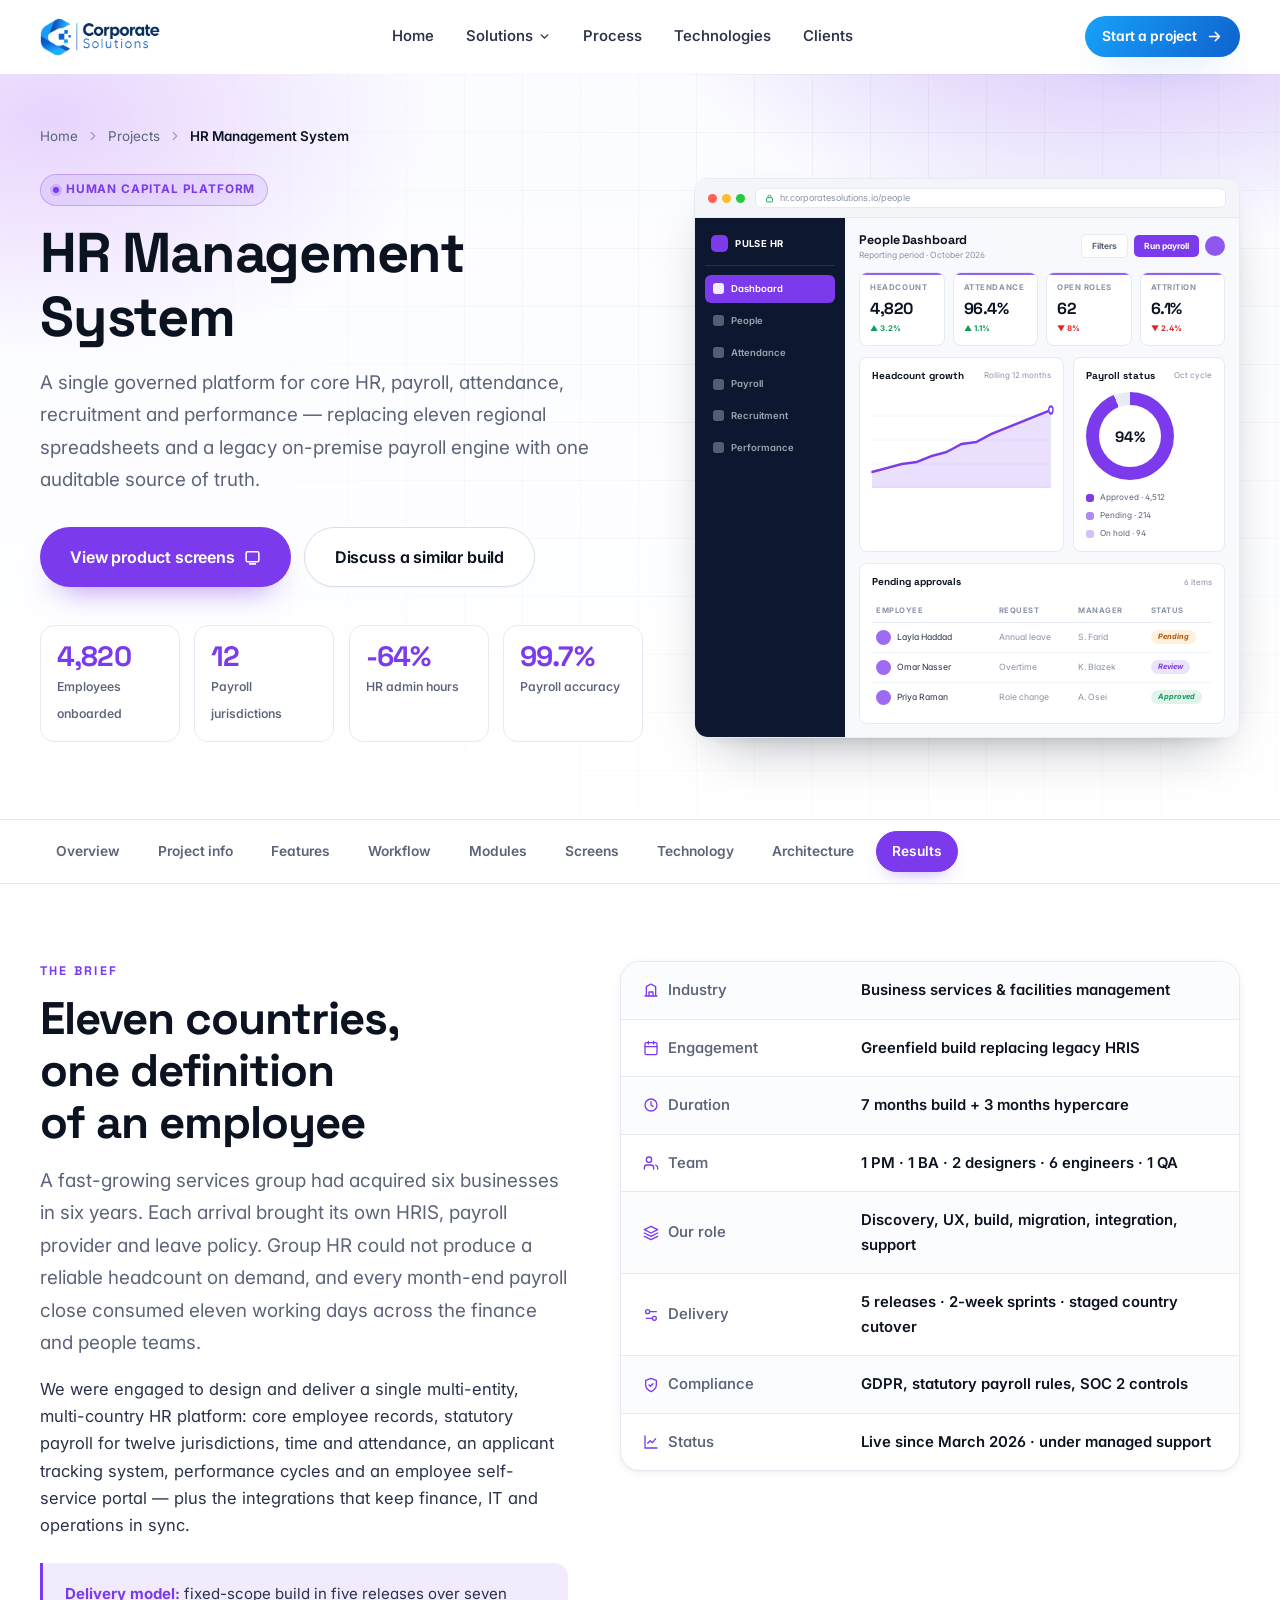
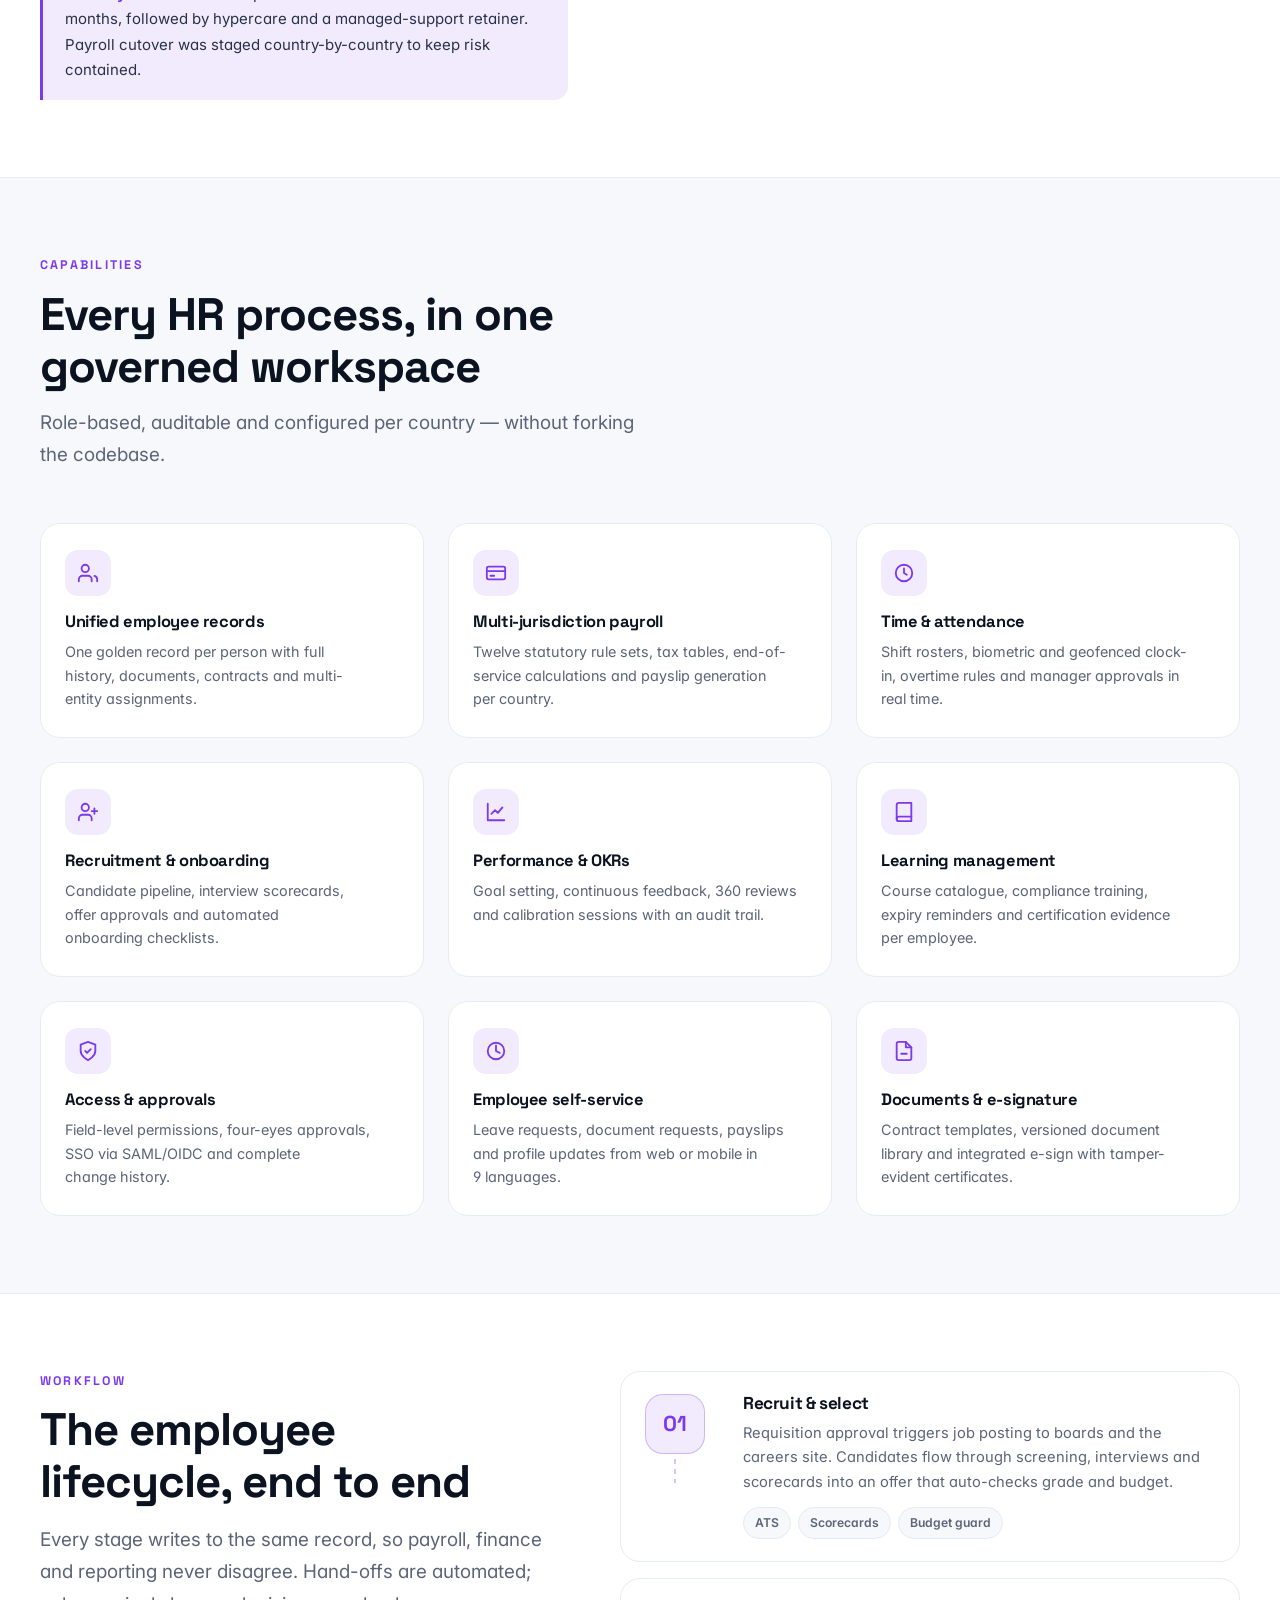
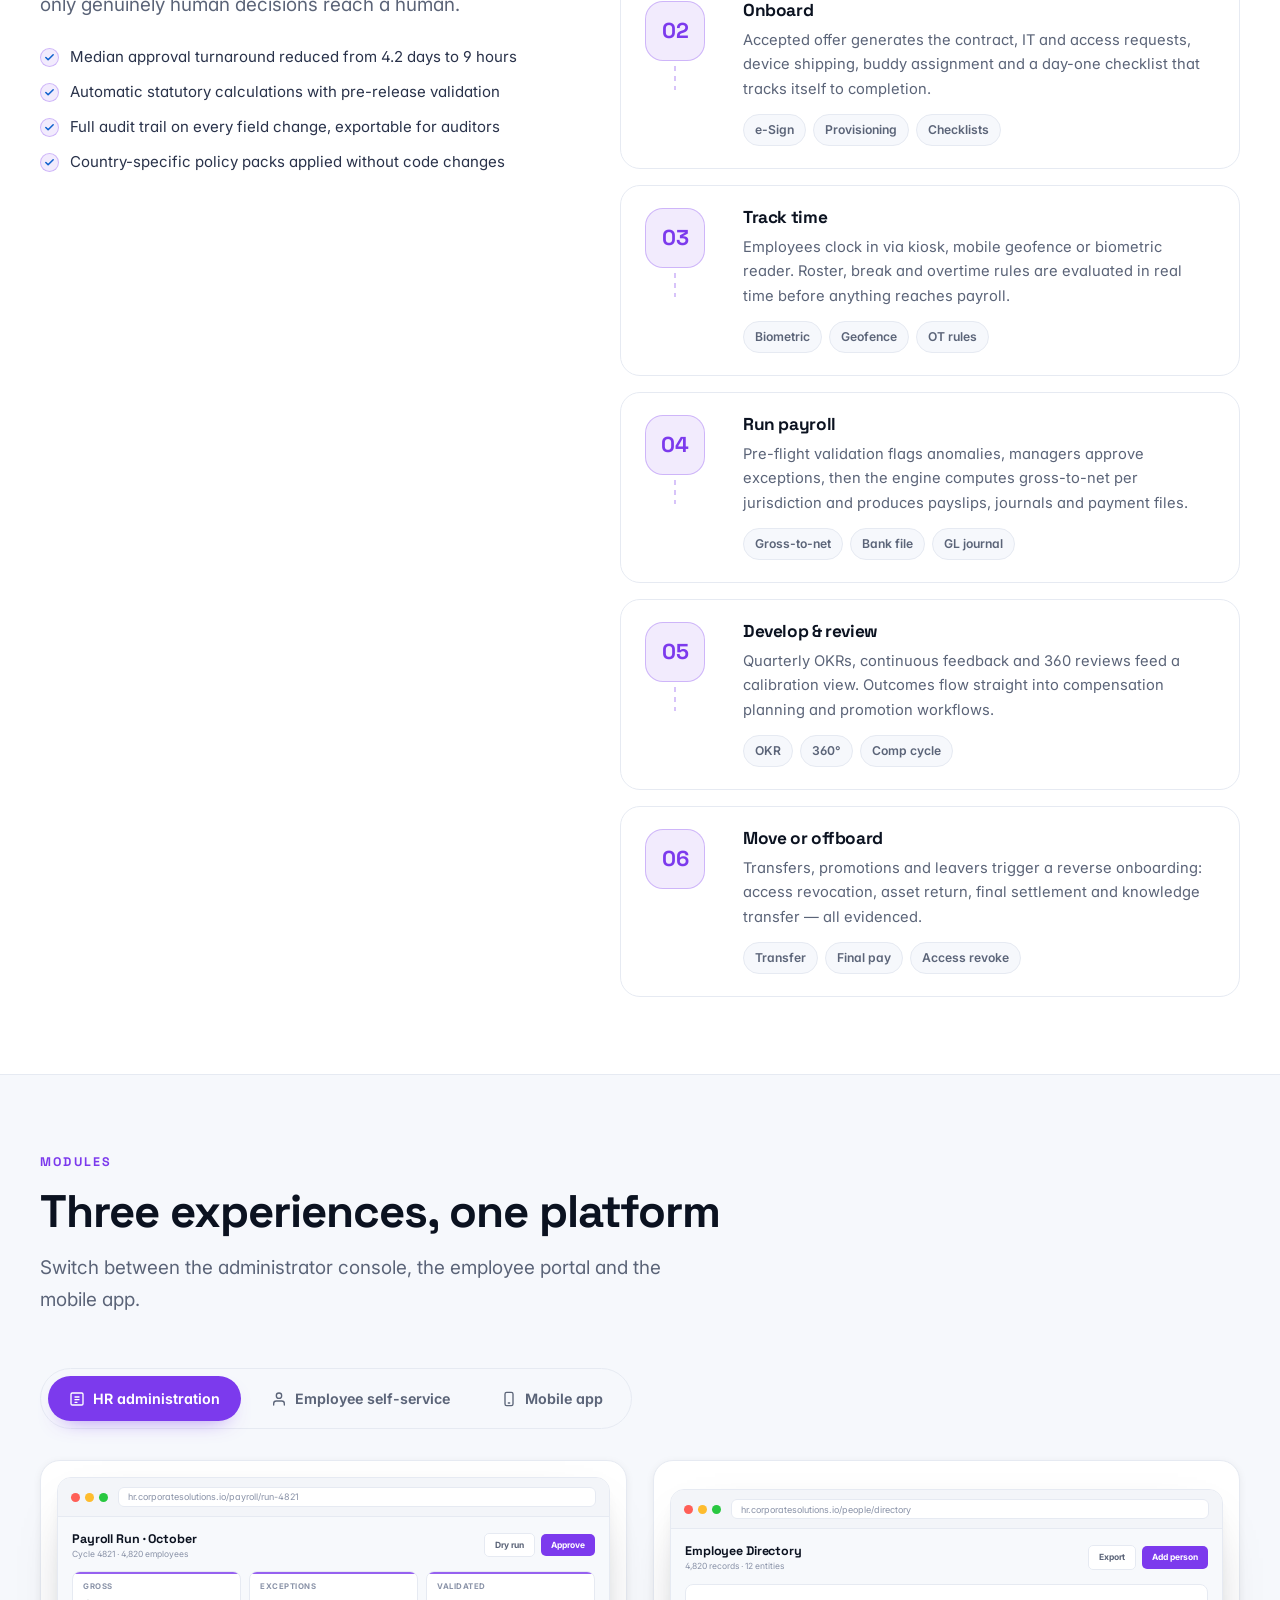
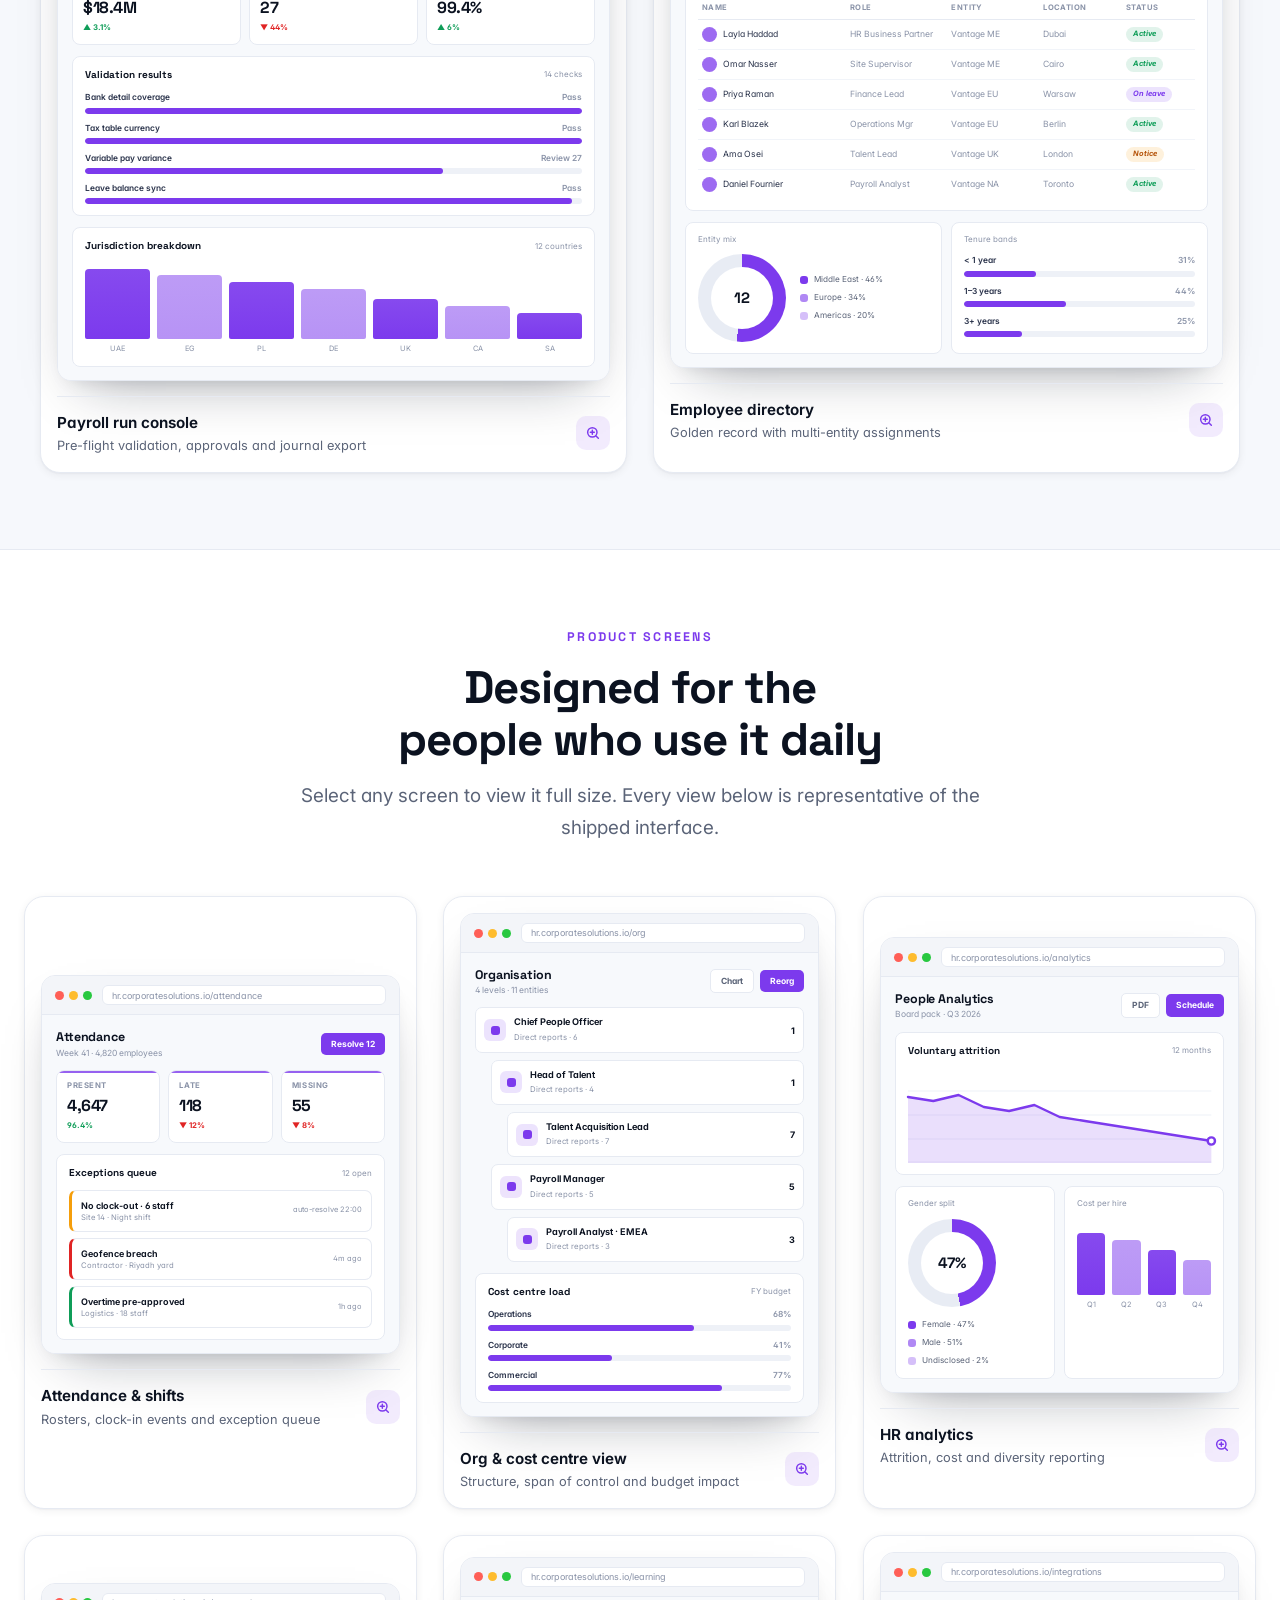
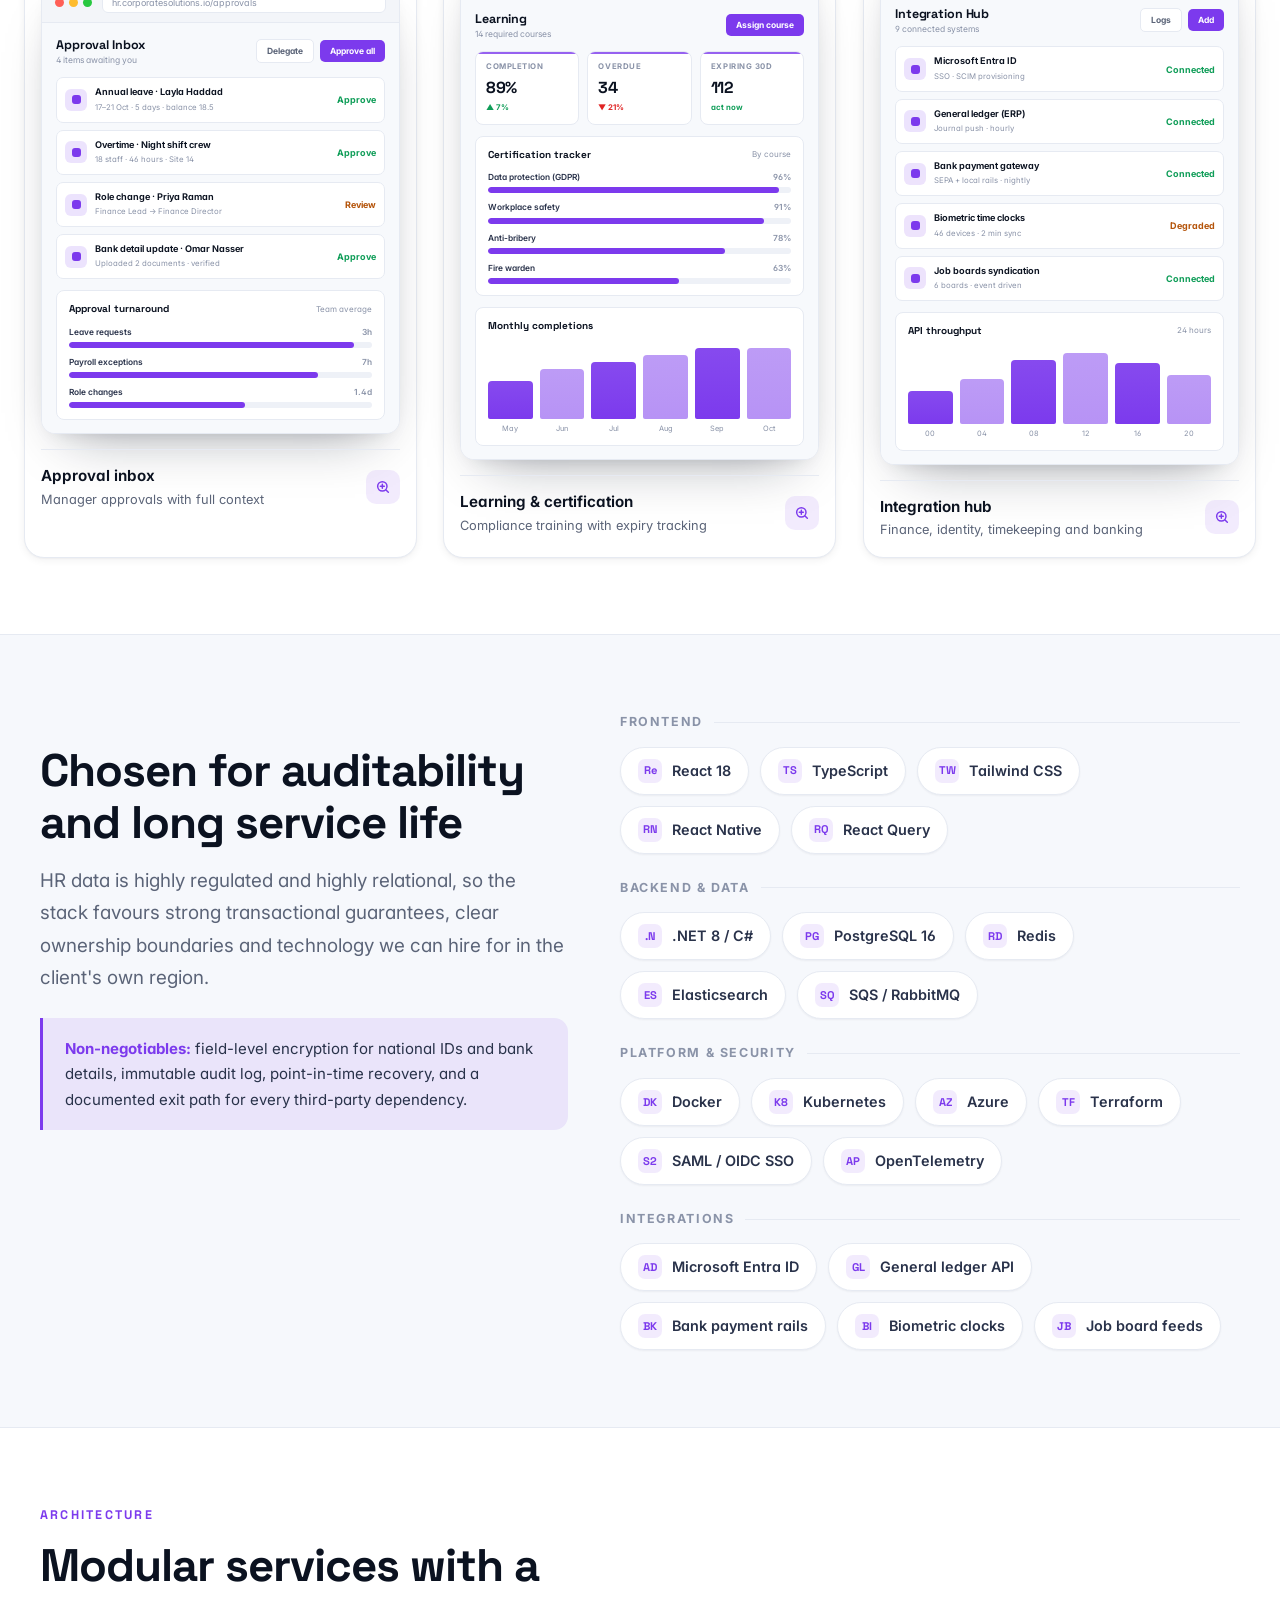
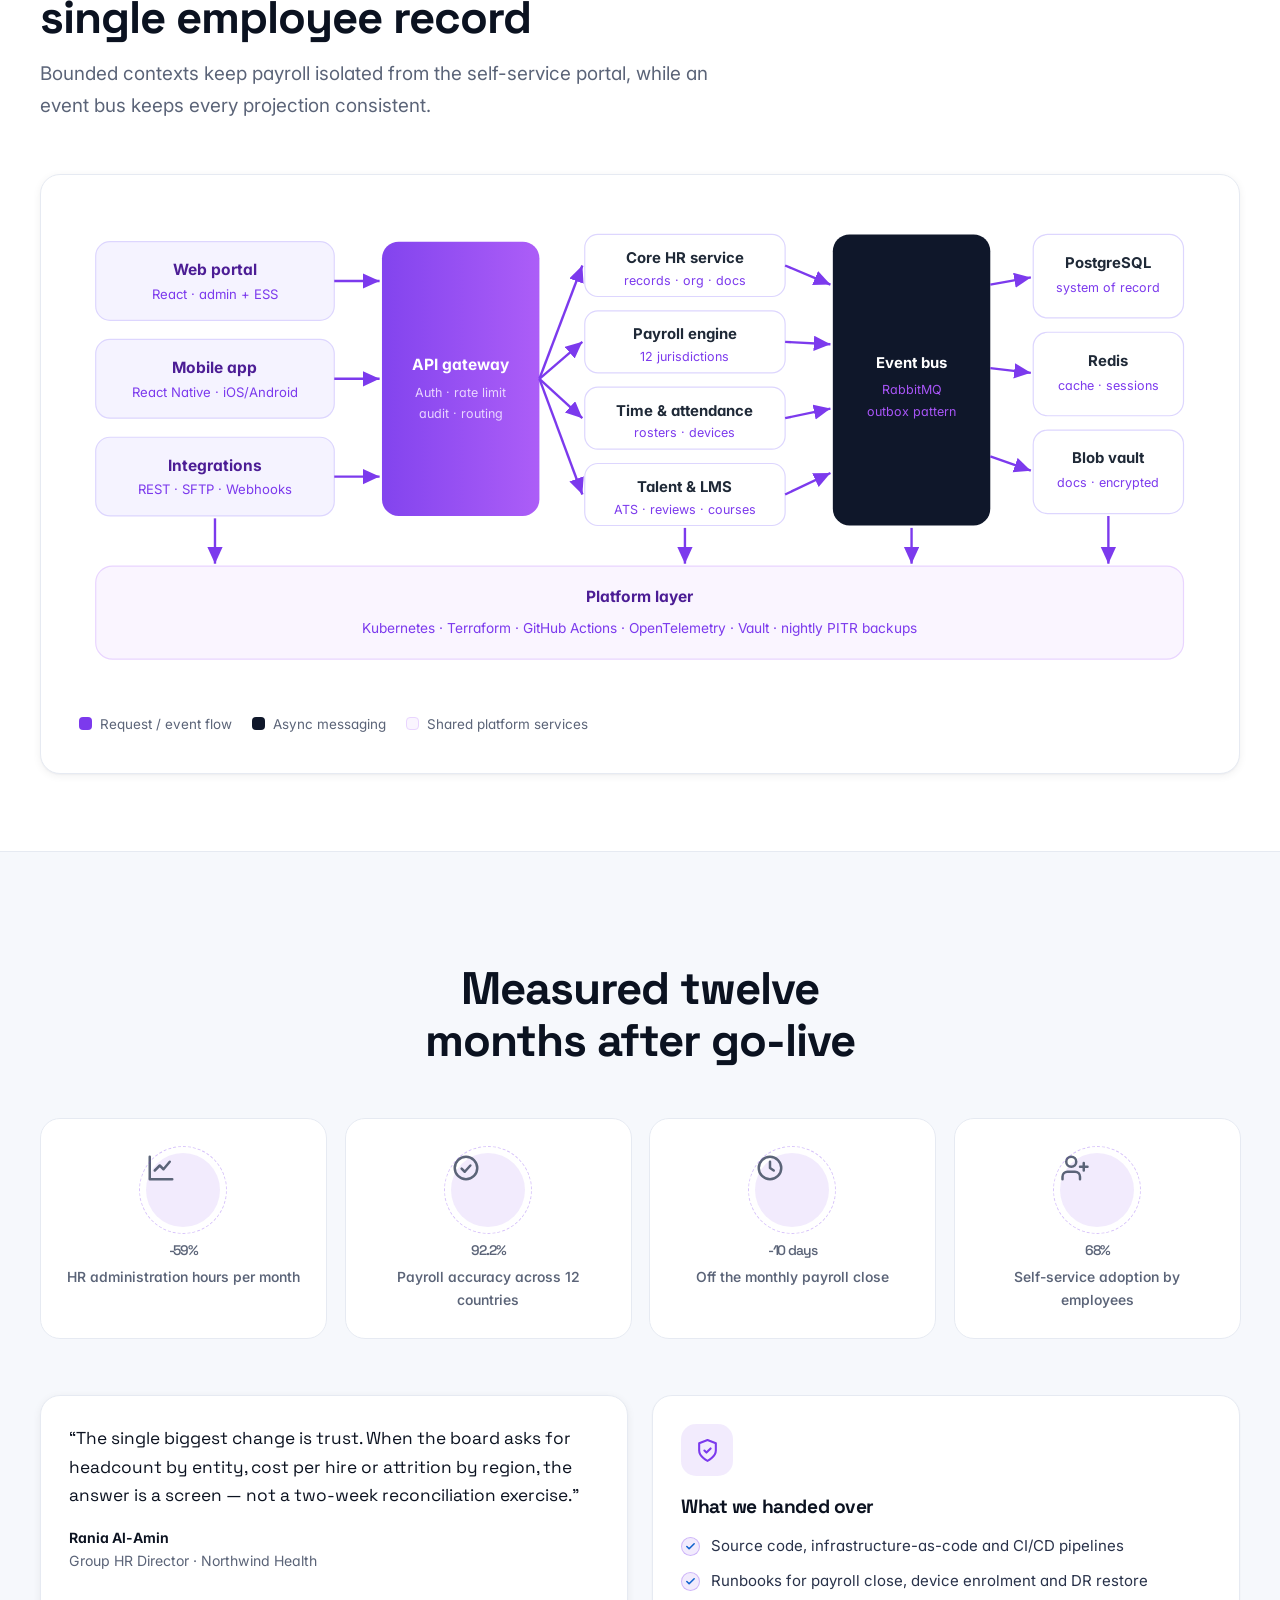
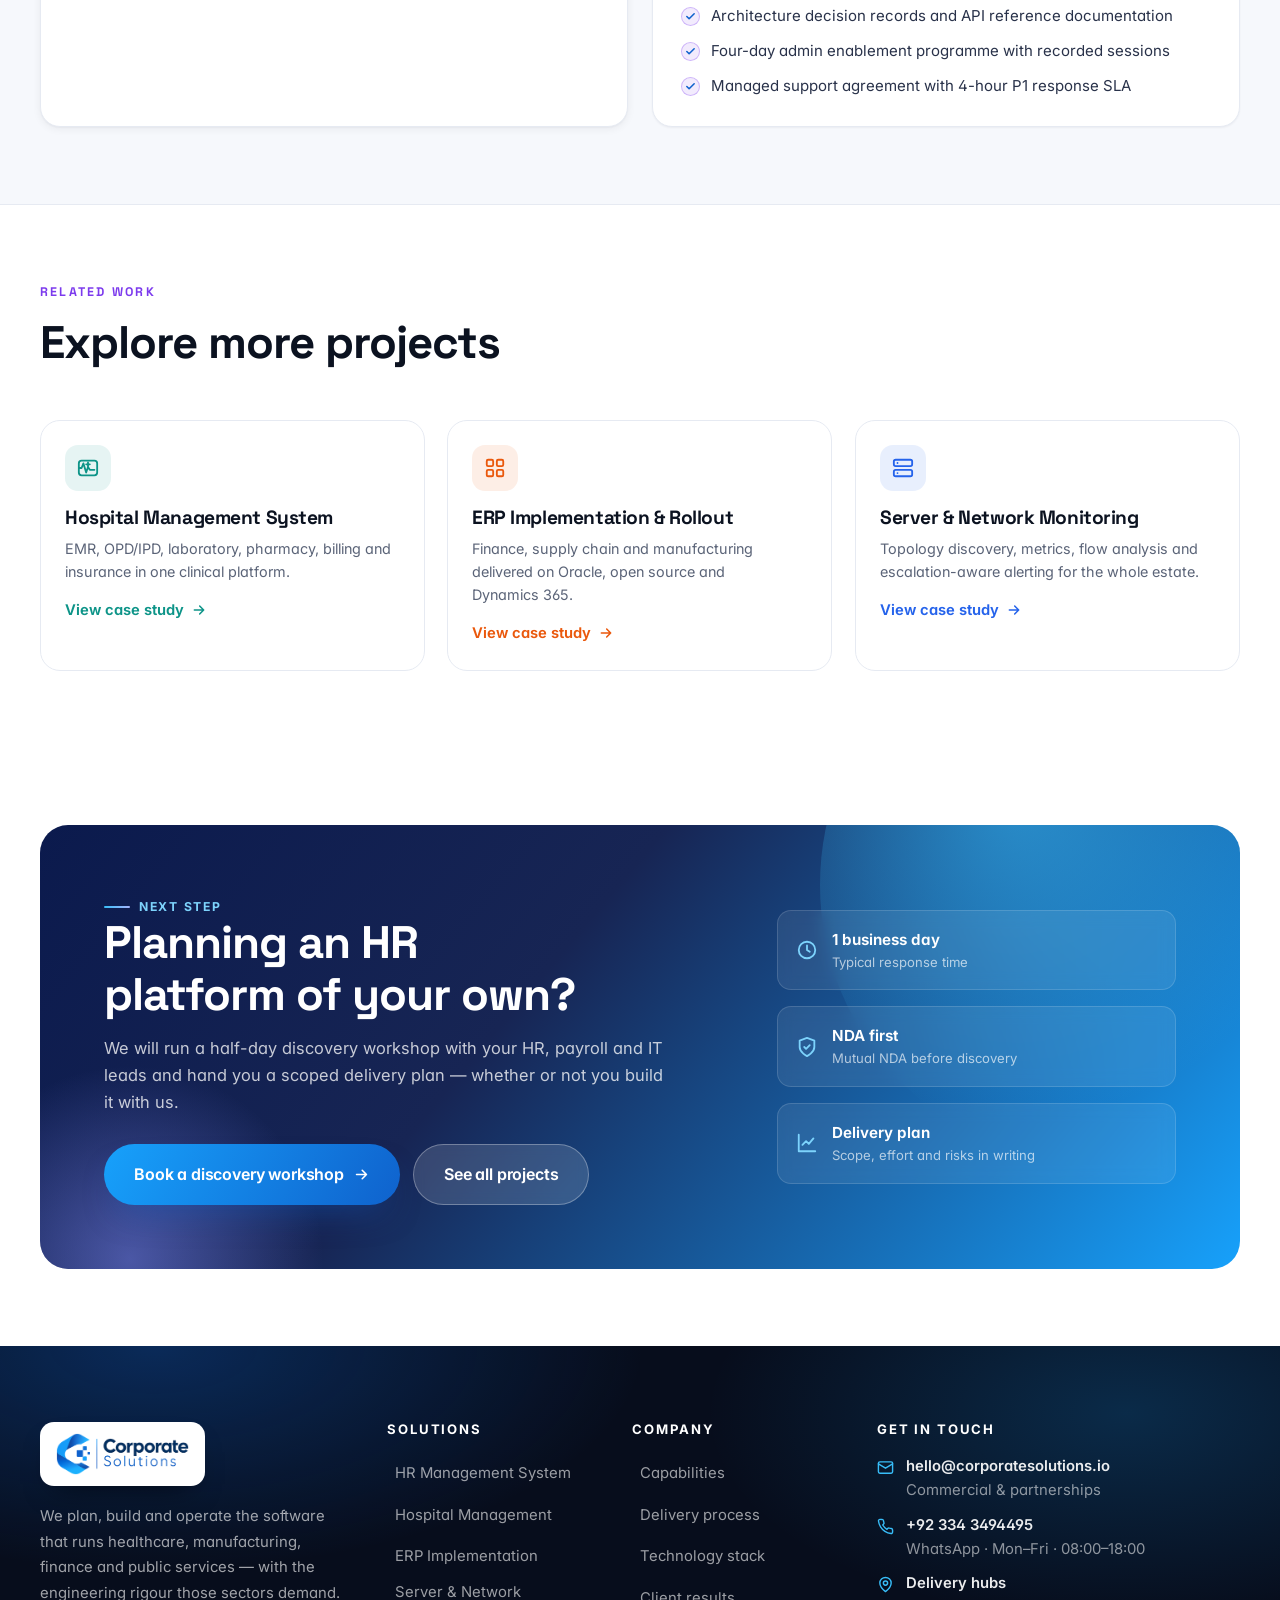
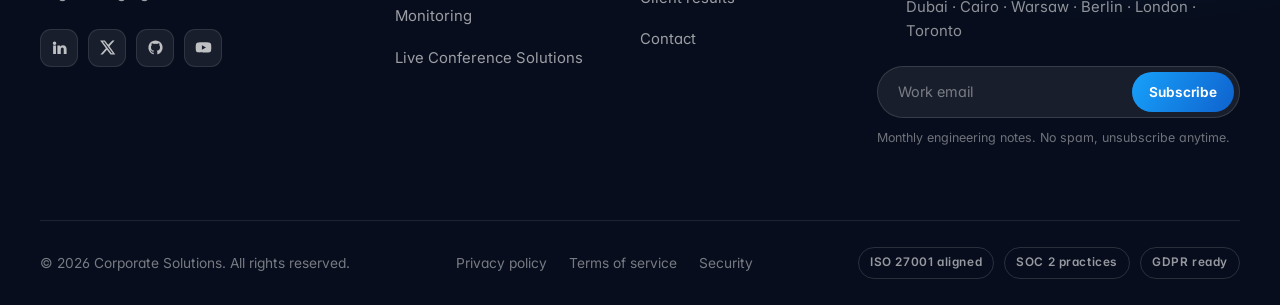
<file: v/projects/hr-system.html>
﻿<!DOCTYPE html>
<html lang="en">
<head>
<meta charset="UTF-8">
<meta name="viewport" content="width=device-width, initial-scale=1">
<title>HR Management System — Corporate Solutions</title>
<meta name="description" content="Core HR, payroll, attendance, recruitment and performance management platform delivering 4,800+ employees across 12 countries.">
<meta name="theme-color" content="#7c3aed">
<link rel="icon" type="image/png" sizes="128x128" href="../assets/img/favicon.png">
<link rel="preconnect" href="https://fonts.googleapis.com">
<link rel="preconnect" href="https://fonts.gstatic.com" crossorigin>
<link href="https://fonts.googleapis.com/css2?family=Inter:wght@400;500;600;700&family=Space+Grotesk:wght@500;600;700&display=swap" rel="stylesheet">
<link rel="stylesheet" href="../assets/css/base.css">
<link rel="stylesheet" href="../assets/css/layout.css">
<link rel="stylesheet" href="../assets/css/project.css">
<link rel="stylesheet" href="../assets/css/mockups.css">
</head>
<body data-page="hr" style="--accent:#7c3aed;--accent-2:#a855f7;--accent-soft:rgba(124,58,237,.10);--accent-line:rgba(124,58,237,.30)">

<a class="skip-link" href="#main">Skip to content</a>

<header class="site-header">
  <div class="wrap">
    <a class="brand" href="../index.html" aria-label="Corporate Solutions home">
      <img class="brand__logo" src="../assets/img/logo.png" alt="Corporate Solutions" width="640" height="202" decoding="async">
    </a>

    <nav class="nav" aria-label="Primary">
      <a class="nav__link" data-nav="home" href="../index.html">Home</a>
      <div class="nav__item">
        <button class="nav__toggle" type="button" aria-haspopup="true">Solutions
          <svg viewBox="0 0 24 24" fill="none" stroke="currentColor" stroke-width="2.6" stroke-linecap="round" stroke-linejoin="round" aria-hidden="true"><path d="m6 9 6 6 6-6"/></svg>
        </button>
        <div class="dropdown" role="menu">
          <a class="dropdown__link" data-nav="hr" href="hr-system.html">
            <span class="dropdown__ico"><svg viewBox="0 0 24 24" fill="none" stroke="currentColor" stroke-width="2" stroke-linecap="round" stroke-linejoin="round"><path d="M16 21v-2a4 4 0 0 0-4-4H6a4 4 0 0 0-4 4v2"/><circle cx="9" cy="7" r="4"/><path d="M22 21v-2a4 4 0 0 0-3-3.87"/><path d="M16 3.13a4 4 0 0 1 0 7.75"/></svg></span>
            <span><strong>HR Management System</strong><span>Core HR, payroll, talent &amp; self-service</span></span>
          </a>
          <a class="dropdown__link" data-nav="hospital" href="hospital-management-system.html">
            <span class="dropdown__ico"><svg viewBox="0 0 24 24" fill="none" stroke="currentColor" stroke-width="2" stroke-linecap="round" stroke-linejoin="round"><path d="M12 6v4M14 8h-4"/><path d="M2 12h3l2-5 3 10 2-6 2 3h5"/><path d="M20 8v8a2 2 0 0 1-2 2H6a2 2 0 0 1-2-2V6a2 2 0 0 1 2-2h5"/></svg></span>
            <span><strong>Hospital Management</strong><span>EMR, OPD/IPD, lab, pharmacy &amp; billing</span></span>
          </a>
          <a class="dropdown__link" data-nav="erp" href="erp-implementation.html">
            <span class="dropdown__ico"><svg viewBox="0 0 24 24" fill="none" stroke="currentColor" stroke-width="2" stroke-linecap="round" stroke-linejoin="round"><rect x="3" y="3" width="7" height="7" rx="1.5"/><rect x="14" y="3" width="7" height="7" rx="1.5"/><rect x="3" y="14" width="7" height="7" rx="1.5"/><rect x="14" y="14" width="7" height="7" rx="1.5"/></svg></span>
            <span><strong>ERP Implementation</strong><span>Oracle · Open Source · MS Dynamics 365</span></span>
          </a>
          <a class="dropdown__link" data-nav="monitoring" href="server-network-monitoring.html">
            <span class="dropdown__ico"><svg viewBox="0 0 24 24" fill="none" stroke="currentColor" stroke-width="2" stroke-linecap="round" stroke-linejoin="round"><rect x="2" y="3" width="20" height="7" rx="2"/><rect x="2" y="14" width="20" height="7" rx="2"/><path d="M6 6.5h.01M6 17.5h.01"/></svg></span>
            <span><strong>Server &amp; Network Monitoring</strong><span>Metrics, topology, alerts &amp; SLA insight</span></span>
          </a>
          <a class="dropdown__link" data-nav="conference" href="live-conference-solutions.html">
            <span class="dropdown__ico"><svg viewBox="0 0 24 24" fill="none" stroke="currentColor" stroke-width="2" stroke-linecap="round" stroke-linejoin="round"><path d="m22 8-6 4 6 4V8Z"/><rect x="2" y="6" width="14" height="12" rx="2"/></svg></span>
            <span><strong>Live Conference Solutions</strong><span>WebRTC webinars, meetings &amp; streaming</span></span>
          </a>
          <a class="dropdown__link" href="../index.html#services">
            <span class="dropdown__ico"><svg viewBox="0 0 24 24" fill="none" stroke="currentColor" stroke-width="2" stroke-linecap="round" stroke-linejoin="round"><path d="M12 2 2 7l10 5 10-5-10-5Z"/><path d="m2 17 10 5 10-5M2 12l10 5 10-5"/></svg></span>
            <span><strong>Services &amp; Capabilities</strong><span>Consulting, build, integrate &amp; support</span></span>
          </a>
        </div>
      </div>
      <a class="nav__link" href="../index.html#process">Process</a>
      <a class="nav__link" href="../index.html#technologies">Technologies</a>
      <a class="nav__link" href="../index.html#testimonials">Clients</a>
    </nav>

    <div class="header__actions">
      <a class="btn btn--primary btn--sm" href="#contact">Start a project
        <svg viewBox="0 0 24 24" fill="none" stroke="currentColor" stroke-width="2.2" stroke-linecap="round" stroke-linejoin="round" aria-hidden="true"><path d="M5 12h14M13 6l6 6-6 6"/></svg>
      </a>
      <button class="burger" type="button" aria-label="Toggle navigation" aria-expanded="false"><span></span></button>
    </div>
  </div>
</header>

<div class="mobile-nav" id="mobileNav">
  <div class="mobile-nav__group">
    <div class="mobile-nav__label">Main</div>
    <a href="../index.html">Home</a>
    <a href="../index.html#services">Services</a>
    <a href="../index.html#process">Our process</a>
    <a href="../index.html#technologies">Technologies</a>
    <a href="../index.html#testimonials">Clients</a>
  </div>
  <div class="mobile-nav__group">
    <div class="mobile-nav__label">Solutions</div>
    <a href="hr-system.html"><span class="dropdown__ico"><svg viewBox="0 0 24 24" fill="none" stroke="currentColor" stroke-width="2"><path d="M16 21v-2a4 4 0 0 0-4-4H6a4 4 0 0 0-4 4v2"/><circle cx="9" cy="7" r="4"/></svg></span>HR Management System</a>
    <a href="hospital-management-system.html"><span class="dropdown__ico"><svg viewBox="0 0 24 24" fill="none" stroke="currentColor" stroke-width="2" stroke-linecap="round"><path d="M12 6v4M14 8h-4"/><path d="M2 12h3l2-5 3 10 2-6 2 3h5"/></svg></span>Hospital Management</a>
    <a href="erp-implementation.html"><span class="dropdown__ico"><svg viewBox="0 0 24 24" fill="none" stroke="currentColor" stroke-width="2"><rect x="3" y="3" width="7" height="7" rx="1.5"/><rect x="14" y="3" width="7" height="7" rx="1.5"/><rect x="3" y="14" width="7" height="7" rx="1.5"/><rect x="14" y="14" width="7" height="7" rx="1.5"/></svg></span>ERP Implementation</a>
    <a href="server-network-monitoring.html"><span class="dropdown__ico"><svg viewBox="0 0 24 24" fill="none" stroke="currentColor" stroke-width="2"><rect x="2" y="3" width="20" height="7" rx="2"/><rect x="2" y="14" width="20" height="7" rx="2"/></svg></span>Server &amp; Network Monitoring</a>
    <a href="live-conference-solutions.html"><span class="dropdown__ico"><svg viewBox="0 0 24 24" fill="none" stroke="currentColor" stroke-width="2" stroke-linejoin="round"><path d="m22 8-6 4 6 4V8Z"/><rect x="2" y="6" width="14" height="12" rx="2"/></svg></span>Live Conference Solutions</a>
  </div>
  <a class="btn btn--primary" href="#contact">Start a project</a>
</div>

<main id="main" class="page-enter">

<!-- ============ HERO ============ -->
<section class="p-hero">
  <div class="p-hero__mesh"></div>
  <div class="wrap">
    <nav class="breadcrumb" aria-label="Breadcrumb">
      <a href="../index.html">Home</a>
      <svg viewBox="0 0 24 24" fill="none" stroke="currentColor" stroke-width="2.4" stroke-linecap="round" stroke-linejoin="round"><path d="m9 18 6-6-6-6"/></svg>
      <a href="../index.html#work">Projects</a>
      <svg viewBox="0 0 24 24" fill="none" stroke="currentColor" stroke-width="2.4" stroke-linecap="round" stroke-linejoin="round"><path d="m9 18 6-6-6-6"/></svg>
      <span aria-current="page">HR Management System</span>
    </nav>

    <div class="p-hero__inner">
      <div class="p-hero__copy">
        <span class="badge badge--dot reveal">Human Capital Platform</span>
        <h1 class="reveal" style="--d:.06s">HR Management System</h1>
        <p class="lede reveal" style="--d:.12s">
          A single governed platform for core HR, payroll, attendance, recruitment and
          performance — replacing eleven regional spreadsheets and a legacy on-premise
          payroll engine with one auditable source of truth.
        </p>

        <div class="p-hero__actions reveal" style="--d:.18s">
          <a class="btn btn--accent btn--lg" href="#screens">
            View product screens
            <svg viewBox="0 0 24 24" fill="none" stroke="currentColor" stroke-width="2.2" stroke-linecap="round" stroke-linejoin="round"><rect x="3" y="4" width="18" height="14" rx="2"/><path d="M8 21h8"/></svg>
          </a>
          <a class="btn btn--ghost btn--lg" href="#contact">Discuss a similar build</a>
        </div>

        <div class="p-hero__metrics" data-stagger=".07">
          <div class="p-hero__metric reveal"><b>4,820</b><span>Employees onboarded</span></div>
          <div class="p-hero__metric reveal"><b>12</b><span>Payroll jurisdictions</span></div>
          <div class="p-hero__metric reveal"><b>-64%</b><span>HR admin hours</span></div>
          <div class="p-hero__metric reveal"><b>99.7%</b><span>Payroll accuracy</span></div>
        </div>
      </div>

      <div class="p-hero__visual reveal-scale" style="--d:.22s">
        <div class="mock">
          <div class="mock__bar">
            <span class="mock__dots"><i></i><i></i><i></i></span>
            <span class="mock__url">
              <svg viewBox="0 0 24 24" fill="none" stroke="currentColor" stroke-width="2.4"><rect x="4" y="10" width="16" height="11" rx="2"/><path d="M8 10V7a4 4 0 0 1 8 0v3"/></svg>
              hr.corporatesolutions.io/people
            </span>
          </div>
          <div class="mock__app mock__app--wide">
            <aside class="mock__side">
              <span class="m-logo"><i></i><b>PULSE HR</b></span>
              <span class="m-nav is-on"><i></i><span>Dashboard</span></span>
              <span class="m-nav"><i></i><span>People</span></span>
              <span class="m-nav"><i></i><span>Attendance</span></span>
              <span class="m-nav"><i></i><span>Payroll</span></span>
              <span class="m-nav"><i></i><span>Recruitment</span></span>
              <span class="m-nav"><i></i><span>Performance</span></span>
            </aside>
            <div class="mock__main">
              <div class="m-top">
                <div><h6>People Dashboard</h6><p>Reporting period · October 2026</p></div>
                <div class="m-top__acts">
                  <span class="m-btn m-btn--ghost">Filters</span>
                  <span class="m-btn">Run payroll</span>
                  <span class="m-avatar"></span>
                </div>
              </div>

              <div class="m-kpis">
                <div class="m-kpi"><span>Headcount</span><b>4,820</b><em>▲ 3.2%</em></div>
                <div class="m-kpi"><span>Attendance</span><b>96.4%</b><em>▲ 1.1%</em></div>
                <div class="m-kpi"><span>Open roles</span><b>62</b><em class="down">▼ 8%</em></div>
                <div class="m-kpi"><span>Attrition</span><b>6.1%</b><em class="down">▼ 2.4%</em></div>
              </div>

              <div class="m-row-2">
                <div class="m-panel">
                  <div class="m-panel__h"><b>Headcount growth</b><span>Rolling 12 months</span></div>
                  <svg class="m-line" viewBox="0 0 300 96" preserveAspectRatio="none" aria-hidden="true">
                    <g class="grid"><line x1="0" y1="24" x2="300" y2="24"/><line x1="0" y1="48" x2="300" y2="48"/><line x1="0" y1="72" x2="300" y2="72"/><line x1="0" y1="95" x2="300" y2="95"/></g>
                    <path class="area" d="M0,80 L25,76 L50,72 L75,70 L100,64 L125,60 L150,52 L175,50 L200,42 L225,36 L250,30 L275,24 L300,18 L300,96 L0,96 Z"/>
                    <path class="stroke" d="M0,80 L25,76 L50,72 L75,70 L100,64 L125,60 L150,52 L175,50 L200,42 L225,36 L250,30 L275,24 L300,18"/>
                    <circle class="pt" cx="300" cy="18" r="3.6"/>
                  </svg>
                </div>
                <div class="m-panel">
                  <div class="m-panel__h"><b>Payroll status</b><span>Oct cycle</span></div>
                  <div class="m-donut-row">
                    <div class="m-donut" style="--p:94%"><b>94%</b></div>
                    <div class="m-legend">
                      <div><i></i> Approved · 4,512</div>
                      <div><i></i> Pending · 214</div>
                      <div><i></i> On hold · 94</div>
                    </div>
                  </div>
                </div>
              </div>

              <div class="m-panel">
                <div class="m-panel__h"><b>Pending approvals</b><span>6 items</span></div>
                <div class="m-table">
                  <div class="th" style="grid-template-columns:1.6fr 1fr .9fr .8fr"><span>Employee</span><span>Request</span><span>Manager</span><span>Status</span></div>
                  <div class="tr" style="grid-template-columns:1.6fr 1fr .9fr .8fr"><span class="cell"><i class="dot-av"></i> Layla Haddad</span><span class="cell muted">Annual leave</span><span class="cell muted">S. Farid</span><span class="cell"><i class="pill warn">Pending</i></span></div>
                  <div class="tr" style="grid-template-columns:1.6fr 1fr .9fr .8fr"><span class="cell"><i class="dot-av"></i> Omar Nasser</span><span class="cell muted">Overtime</span><span class="cell muted">K. Blazek</span><span class="cell"><i class="pill info">Review</i></span></div>
                  <div class="tr" style="grid-template-columns:1.6fr 1fr .9fr .8fr"><span class="cell"><i class="dot-av"></i> Priya Raman</span><span class="cell muted">Role change</span><span class="cell muted">A. Osei</span><span class="cell"><i class="pill">Approved</i></span></div>
                </div>
              </div>
            </div>
          </div>
        </div>
      </div>
    </div>
  </div>
</section>

<!-- ============ SUBNAV ============ -->
<nav class="subnav" aria-label="On this page">
  <div class="wrap subnav__inner">
    <a href="#overview" class="is-active">Overview</a>
    <a href="#information">Project info</a>
    <a href="#features">Features</a>
    <a href="#workflow">Workflow</a>
    <a href="#modules">Modules</a>
    <a href="#screens">Screens</a>
    <a href="#technology">Technology</a>
    <a href="#architecture">Architecture</a>
    <a href="#results">Results</a>
  </div>
</nav>

<!-- ============ OVERVIEW ============ -->
<section class="p-section" id="overview">
  <div class="wrap">
    <div class="split">
      <div>
        <div class="overline reveal">The brief</div>
        <h2 class="reveal" style="--d:.05s">Eleven countries, one definition of an employee</h2>
        <p class="lede reveal mt-16" style="--d:.1s">
          A fast-growing services group had acquired six businesses in six years. Each
          arrival brought its own HRIS, payroll provider and leave policy. Group HR could
          not produce a reliable headcount on demand, and every month-end payroll close
          consumed eleven working days across the finance and people teams.
        </p>
        <p class="reveal mt-16" style="--d:.16s">
          We were engaged to design and deliver a single multi-entity, multi-country HR
          platform: core employee records, statutory payroll for twelve jurisdictions,
          time and attendance, an applicant tracking system, performance cycles and an
          employee self-service portal — plus the integrations that keep finance, IT and
          operations in sync.
        </p>

        <div class="note reveal mt-24" style="--d:.2s">
          <b>Delivery model:</b> fixed-scope build in five releases over seven months,
          followed by hypercare and a managed-support retainer. Payroll cutover was
          staged country-by-country to keep risk contained.
        </div>
      </div>

      <div class="split__sticky">
        <dl class="spec reveal" id="information">
          <div class="spec__row">
            <dt><svg viewBox="0 0 24 24" fill="none" stroke="currentColor" stroke-width="2" stroke-linecap="round" stroke-linejoin="round"><path d="M3 21h18M5 21V7l7-4 7 4v14"/><path d="M9 21v-6h6v6"/></svg>Industry</dt>
            <dd>Business services &amp; facilities management</dd>
          </div>
          <div class="spec__row">
            <dt><svg viewBox="0 0 24 24" fill="none" stroke="currentColor" stroke-width="2" stroke-linecap="round" stroke-linejoin="round"><rect x="3" y="4" width="18" height="18" rx="2"/><path d="M16 2v4M8 2v4M3 10h18"/></svg>Engagement</dt>
            <dd>Greenfield build replacing legacy HRIS</dd>
          </div>
          <div class="spec__row">
            <dt><svg viewBox="0 0 24 24" fill="none" stroke="currentColor" stroke-width="2" stroke-linecap="round" stroke-linejoin="round"><circle cx="12" cy="12" r="9"/><path d="M12 7v5l3 2"/></svg>Duration</dt>
            <dd>7 months build + 3 months hypercare</dd>
          </div>
          <div class="spec__row">
            <dt><svg viewBox="0 0 24 24" fill="none" stroke="currentColor" stroke-width="2" stroke-linecap="round" stroke-linejoin="round"><path d="M16 21v-2a4 4 0 0 0-4-4H6a4 4 0 0 0-4 4v2"/><circle cx="9" cy="7" r="4"/><path d="M22 21v-2a4 4 0 0 0-3-3.87"/></svg>Team</dt>
            <dd>1 PM · 1 BA · 2 designers · 6 engineers · 1 QA</dd>
          </div>
          <div class="spec__row">
            <dt><svg viewBox="0 0 24 24" fill="none" stroke="currentColor" stroke-width="2" stroke-linecap="round" stroke-linejoin="round"><path d="M12 2 2 7l10 5 10-5-10-5Z"/><path d="m2 17 10 5 10-5M2 12l10 5 10-5"/></svg>Our role</dt>
            <dd>Discovery, UX, build, migration, integration, support</dd>
          </div>
          <div class="spec__row">
            <dt><svg viewBox="0 0 24 24" fill="none" stroke="currentColor" stroke-width="2" stroke-linecap="round" stroke-linejoin="round"><path d="M20 7h-9M14 17H5"/><circle cx="17" cy="17" r="3"/><circle cx="7" cy="7" r="3"/></svg>Delivery</dt>
            <dd>5 releases · 2-week sprints · staged country cutover</dd>
          </div>
          <div class="spec__row">
            <dt><svg viewBox="0 0 24 24" fill="none" stroke="currentColor" stroke-width="2" stroke-linecap="round" stroke-linejoin="round"><path d="M12 22s8-4 8-10V5l-8-3-8 3v7c0 6 8 10 8 10Z"/><path d="m9 12 2 2 4-4"/></svg>Compliance</dt>
            <dd>GDPR, statutory payroll rules, SOC 2 controls</dd>
          </div>
          <div class="spec__row">
            <dt><svg viewBox="0 0 24 24" fill="none" stroke="currentColor" stroke-width="2" stroke-linecap="round" stroke-linejoin="round"><path d="M3 3v18h18"/><path d="m7 14 4-4 3 3 5-6"/></svg>Status</dt>
            <dd>Live since March 2026 · under managed support</dd>
          </div>
        </dl>
      </div>
    </div>
  </div>
</section>

<!-- ============ FEATURES ============ -->
<section class="p-section p-section--alt" id="features">
  <div class="wrap">
    <div class="section-head">
      <div class="overline reveal">Capabilities</div>
      <h2 class="reveal" style="--d:.05s">Every HR process, in one governed workspace</h2>
      <p class="lede reveal" style="--d:.1s">Role-based, auditable and configured per country — without forking the codebase.</p>
    </div>

    <div class="grid features" data-stagger=".06">
      <article class="feature reveal">
        <span class="feature__ico"><svg viewBox="0 0 24 24" fill="none" stroke="currentColor" stroke-width="2" stroke-linecap="round" stroke-linejoin="round"><path d="M16 21v-2a4 4 0 0 0-4-4H6a4 4 0 0 0-4 4v2"/><circle cx="9" cy="7" r="4"/><path d="M22 21v-2a4 4 0 0 0-3-3.87"/></svg></span>
        <h4>Unified employee records</h4>
        <p>One golden record per person with full history, documents, contracts and multi-entity assignments.</p>
      </article>
      <article class="feature reveal">
        <span class="feature__ico"><svg viewBox="0 0 24 24" fill="none" stroke="currentColor" stroke-width="2" stroke-linecap="round" stroke-linejoin="round"><rect x="2" y="5" width="20" height="14" rx="2"/><path d="M2 10h20M6 15h4"/></svg></span>
        <h4>Multi-jurisdiction payroll</h4>
        <p>Twelve statutory rule sets, tax tables, end-of-service calculations and payslip generation per country.</p>
      </article>
      <article class="feature reveal">
        <span class="feature__ico"><svg viewBox="0 0 24 24" fill="none" stroke="currentColor" stroke-width="2" stroke-linecap="round" stroke-linejoin="round"><circle cx="12" cy="12" r="9"/><path d="M12 7v5l3 2"/></svg></span>
        <h4>Time &amp; attendance</h4>
        <p>Shift rosters, biometric and geofenced clock-in, overtime rules and manager approvals in real time.</p>
      </article>
      <article class="feature reveal">
        <span class="feature__ico"><svg viewBox="0 0 24 24" fill="none" stroke="currentColor" stroke-width="2" stroke-linecap="round" stroke-linejoin="round"><path d="M16 21v-2a4 4 0 0 0-4-4H6a4 4 0 0 0-4 4v2"/><circle cx="9" cy="7" r="4"/><path d="M19 8v6M22 11h-6"/></svg></span>
        <h4>Recruitment &amp; onboarding</h4>
        <p>Candidate pipeline, interview scorecards, offer approvals and automated onboarding checklists.</p>
      </article>
      <article class="feature reveal">
        <span class="feature__ico"><svg viewBox="0 0 24 24" fill="none" stroke="currentColor" stroke-width="2" stroke-linecap="round" stroke-linejoin="round"><path d="M3 3v18h18"/><path d="m7 14 4-4 3 3 5-6"/></svg></span>
        <h4>Performance &amp; OKRs</h4>
        <p>Goal setting, continuous feedback, 360 reviews and calibration sessions with an audit trail.</p>
      </article>
      <article class="feature reveal">
        <span class="feature__ico"><svg viewBox="0 0 24 24" fill="none" stroke="currentColor" stroke-width="2" stroke-linecap="round" stroke-linejoin="round"><path d="M4 19.5A2.5 2.5 0 0 1 6.5 17H20"/><path d="M6.5 2H20v20H6.5A2.5 2.5 0 0 1 4 19.5v-15A2.5 2.5 0 0 1 6.5 2Z"/></svg></span>
        <h4>Learning management</h4>
        <p>Course catalogue, compliance training, expiry reminders and certification evidence per employee.</p>
      </article>
      <article class="feature reveal">
        <span class="feature__ico"><svg viewBox="0 0 24 24" fill="none" stroke="currentColor" stroke-width="2" stroke-linecap="round" stroke-linejoin="round"><path d="M12 22s8-4 8-10V5l-8-3-8 3v7c0 6 8 10 8 10Z"/><path d="m9 12 2 2 4-4"/></svg></span>
        <h4>Access &amp; approvals</h4>
        <p>Field-level permissions, four-eyes approvals, SSO via SAML/OIDC and complete change history.</p>
      </article>
      <article class="feature reveal">
        <span class="feature__ico"><svg viewBox="0 0 24 24" fill="none" stroke="currentColor" stroke-width="2" stroke-linecap="round" stroke-linejoin="round"><path d="M12 6v6l4 2"/><circle cx="12" cy="12" r="9"/></svg></span>
        <h4>Employee self-service</h4>
        <p>Leave requests, document requests, payslips and profile updates from web or mobile in 9 languages.</p>
      </article>
      <article class="feature reveal">
        <span class="feature__ico"><svg viewBox="0 0 24 24" fill="none" stroke="currentColor" stroke-width="2" stroke-linecap="round" stroke-linejoin="round"><path d="M14 2H6a2 2 0 0 0-2 2v16a2 2 0 0 0 2 2h12a2 2 0 0 0 2-2V8Z"/><path d="M14 2v6h6M9 15h6"/></svg></span>
        <h4>Documents &amp; e-signature</h4>
        <p>Contract templates, versioned document library and integrated e-sign with tamper-evident certificates.</p>
      </article>
    </div>
  </div>
</section>

<!-- ============ WORKFLOW ============ -->
<section class="p-section" id="workflow">
  <div class="wrap">
    <div class="split">
      <div class="split__sticky">
        <div class="overline reveal">Workflow</div>
        <h2 class="reveal" style="--d:.05s">The employee lifecycle, end to end</h2>
        <p class="lede reveal mt-16" style="--d:.1s">
          Every stage writes to the same record, so payroll, finance and reporting never
          disagree. Hand-offs are automated; only genuinely human decisions reach a human.
        </p>
        <div class="check-list reveal mt-24" style="--d:.16s">
          <li>Median approval turnaround reduced from 4.2 days to 9 hours</li>
          <li>Automatic statutory calculations with pre-release validation</li>
          <li>Full audit trail on every field change, exportable for auditors</li>
          <li>Country-specific policy packs applied without code changes</li>
        </div>
      </div>

      <div class="flow" data-stagger=".07">
        <div class="flow__item reveal">
          <span class="flow__num">01</span>
          <div class="flow__body">
            <h4>Recruit &amp; select</h4>
            <p>Requisition approval triggers job posting to boards and the careers site. Candidates flow through screening, interviews and scorecards into an offer that auto-checks grade and budget.</p>
            <div class="flow__tags"><span class="tag">ATS</span><span class="tag">Scorecards</span><span class="tag">Budget guard</span></div>
          </div>
        </div>
        <div class="flow__item reveal">
          <span class="flow__num">02</span>
          <div class="flow__body">
            <h4>Onboard</h4>
            <p>Accepted offer generates the contract, IT and access requests, device shipping, buddy assignment and a day-one checklist that tracks itself to completion.</p>
            <div class="flow__tags"><span class="tag">e-Sign</span><span class="tag">Provisioning</span><span class="tag">Checklists</span></div>
          </div>
        </div>
        <div class="flow__item reveal">
          <span class="flow__num">03</span>
          <div class="flow__body">
            <h4>Track time</h4>
            <p>Employees clock in via kiosk, mobile geofence or biometric reader. Roster, break and overtime rules are evaluated in real time before anything reaches payroll.</p>
            <div class="flow__tags"><span class="tag">Biometric</span><span class="tag">Geofence</span><span class="tag">OT rules</span></div>
          </div>
        </div>
        <div class="flow__item reveal">
          <span class="flow__num">04</span>
          <div class="flow__body">
            <h4>Run payroll</h4>
            <p>Pre-flight validation flags anomalies, managers approve exceptions, then the engine computes gross-to-net per jurisdiction and produces payslips, journals and payment files.</p>
            <div class="flow__tags"><span class="tag">Gross-to-net</span><span class="tag">Bank file</span><span class="tag">GL journal</span></div>
          </div>
        </div>
        <div class="flow__item reveal">
          <span class="flow__num">05</span>
          <div class="flow__body">
            <h4>Develop &amp; review</h4>
            <p>Quarterly OKRs, continuous feedback and 360 reviews feed a calibration view. Outcomes flow straight into compensation planning and promotion workflows.</p>
            <div class="flow__tags"><span class="tag">OKR</span><span class="tag">360°</span><span class="tag">Comp cycle</span></div>
          </div>
        </div>
        <div class="flow__item reveal">
          <span class="flow__num">06</span>
          <div class="flow__body">
            <h4>Move or offboard</h4>
            <p>Transfers, promotions and leavers trigger a reverse onboarding: access revocation, asset return, final settlement and knowledge transfer — all evidenced.</p>
            <div class="flow__tags"><span class="tag">Transfer</span><span class="tag">Final pay</span><span class="tag">Access revoke</span></div>
          </div>
        </div>
      </div>
    </div>
  </div>
</section>

<!-- ============ MODULES / TABS ============ -->
<section class="p-section p-section--alt" id="modules">
  <div class="wrap" data-tabs>
    <div class="section-head">
      <div class="overline reveal">Modules</div>
      <h2 class="reveal" style="--d:.05s">Three experiences, one platform</h2>
      <p class="lede reveal" style="--d:.1s">Switch between the administrator console, the employee portal and the mobile app.</p>
    </div>

    <div class="tabs reveal" role="tablist" aria-label="Module views">
      <button class="tab is-active" role="tab" data-tab="hr-admin" aria-selected="true" aria-controls="hr-admin">
        <svg viewBox="0 0 24 24" fill="none" stroke="currentColor" stroke-width="2" stroke-linecap="round" stroke-linejoin="round"><rect x="3" y="3" width="18" height="18" rx="2"/><path d="M9 9h6M9 13h6M9 17h3"/></svg>
        HR administration
      </button>
      <button class="tab" role="tab" data-tab="hr-ess" aria-selected="false" tabindex="-1" aria-controls="hr-ess">
        <svg viewBox="0 0 24 24" fill="none" stroke="currentColor" stroke-width="2" stroke-linecap="round" stroke-linejoin="round"><path d="M20 21v-2a4 4 0 0 0-4-4H8a4 4 0 0 0-4 4v2"/><circle cx="12" cy="7" r="4"/></svg>
        Employee self-service
      </button>
      <button class="tab" role="tab" data-tab="hr-mobile" aria-selected="false" tabindex="-1" aria-controls="hr-mobile">
        <svg viewBox="0 0 24 24" fill="none" stroke="currentColor" stroke-width="2" stroke-linecap="round" stroke-linejoin="round"><rect x="6" y="2" width="12" height="20" rx="2.5"/><path d="M11 18h2"/></svg>
        Mobile app
      </button>
    </div>

    <!-- Admin -->
    <div class="tab-panel is-active" id="hr-admin" role="tabpanel">
      <div class="gallery">
        <button class="shot reveal" type="button" data-shot data-title="Payroll run console" data-sub="Pre-flight validation, approvals and journal export">
          <div class="mock">
            <div class="mock__bar"><span class="mock__dots"><i></i><i></i><i></i></span><span class="mock__url">hr.corporatesolutions.io/payroll/run-4821</span></div>
            <div class="mock__main">
              <div class="m-top"><div><h6>Payroll Run · October</h6><p>Cycle 4821 · 4,820 employees</p></div><div class="m-top__acts"><span class="m-btn m-btn--ghost">Dry run</span><span class="m-btn">Approve</span></div></div>
              <div class="m-kpis m-kpis--3">
                <div class="m-kpi"><span>Gross</span><b>$18.4M</b><em>▲ 3.1%</em></div>
                <div class="m-kpi"><span>Exceptions</span><b>27</b><em class="down">▼ 44%</em></div>
                <div class="m-kpi"><span>Validated</span><b>99.4%</b><em>▲ 6%</em></div>
              </div>
              <div class="m-panel">
                <div class="m-panel__h"><b>Validation results</b><span>14 checks</span></div>
                <div class="m-prog">
                  <div class="m-prog__i"><span>Bank detail coverage <em>Pass</em></span><i><b style="--w:100%"></b></i></div>
                  <div class="m-prog__i"><span>Tax table currency <em>Pass</em></span><i><b style="--w:100%"></b></i></div>
                  <div class="m-prog__i"><span>Variable pay variance <em>Review 27</em></span><i><b style="--w:72%"></b></i></div>
                  <div class="m-prog__i"><span>Leave balance sync <em>Pass</em></span><i><b style="--w:98%"></b></i></div>
                </div>
              </div>
              <div class="m-panel">
                <div class="m-panel__h"><b>Jurisdiction breakdown</b><span>12 countries</span></div>
                <div class="m-bars">
                  <span class="b"><i style="--h:88%"></i><span>UAE</span></span><span class="b"><i style="--h:74%"></i><span>EG</span></span>
                  <span class="b"><i style="--h:66%"></i><span>PL</span></span><span class="b"><i style="--h:58%"></i><span>DE</span></span>
                  <span class="b"><i style="--h:46%"></i><span>UK</span></span><span class="b"><i style="--h:38%"></i><span>CA</span></span>
                  <span class="b"><i style="--h:30%"></i><span>SA</span></span>
                </div>
              </div>
            </div>
          </div>
          <div class="shot__cap">
            <span><b>Payroll run console</b><span>Pre-flight validation, approvals and journal export</span></span>
            <span class="zoom"><svg viewBox="0 0 24 24" fill="none" stroke="currentColor" stroke-width="2.2" stroke-linecap="round" stroke-linejoin="round"><circle cx="11" cy="11" r="7"/><path d="m20 20-3.5-3.5M11 8v6M8 11h6"/></svg></span>
          </div>
        </button>

        <button class="shot reveal" type="button" data-shot data-title="Employee directory" data-sub="Golden record with multi-entity assignments">
          <div class="mock">
            <div class="mock__bar"><span class="mock__dots"><i></i><i></i><i></i></span><span class="mock__url">hr.corporatesolutions.io/people/directory</span></div>
            <div class="mock__main">
              <div class="m-top"><div><h6>Employee Directory</h6><p>4,820 records · 12 entities</p></div><div class="m-top__acts"><span class="m-btn m-btn--ghost">Export</span><span class="m-btn">Add person</span></div></div>
              <div class="m-panel">
                <div class="m-table">
                  <div class="th" style="grid-template-columns:1.5fr 1fr .9fr .8fr .7fr"><span>Name</span><span>Role</span><span>Entity</span><span>Location</span><span>Status</span></div>
                  <div class="tr" style="grid-template-columns:1.5fr 1fr .9fr .8fr .7fr"><span class="cell"><i class="dot-av"></i> Layla Haddad</span><span class="cell muted">HR Business Partner</span><span class="cell muted">Vantage ME</span><span class="cell muted">Dubai</span><span class="cell"><i class="pill">Active</i></span></div>
                  <div class="tr" style="grid-template-columns:1.5fr 1fr .9fr .8fr .7fr"><span class="cell"><i class="dot-av"></i> Omar Nasser</span><span class="cell muted">Site Supervisor</span><span class="cell muted">Vantage ME</span><span class="cell muted">Cairo</span><span class="cell"><i class="pill">Active</i></span></div>
                  <div class="tr" style="grid-template-columns:1.5fr 1fr .9fr .8fr .7fr"><span class="cell"><i class="dot-av"></i> Priya Raman</span><span class="cell muted">Finance Lead</span><span class="cell muted">Vantage EU</span><span class="cell muted">Warsaw</span><span class="cell"><i class="pill info">On leave</i></span></div>
                  <div class="tr" style="grid-template-columns:1.5fr 1fr .9fr .8fr .7fr"><span class="cell"><i class="dot-av"></i> Karl Blazek</span><span class="cell muted">Operations Mgr</span><span class="cell muted">Vantage EU</span><span class="cell muted">Berlin</span><span class="cell"><i class="pill">Active</i></span></div>
                  <div class="tr" style="grid-template-columns:1.5fr 1fr .9fr .8fr .7fr"><span class="cell"><i class="dot-av"></i> Ama Osei</span><span class="cell muted">Talent Lead</span><span class="cell muted">Vantage UK</span><span class="cell muted">London</span><span class="cell"><i class="pill warn">Notice</i></span></div>
                  <div class="tr" style="grid-template-columns:1.5fr 1fr .9fr .8fr .7fr"><span class="cell"><i class="dot-av"></i> Daniel Fournier</span><span class="cell muted">Payroll Analyst</span><span class="cell muted">Vantage NA</span><span class="cell muted">Toronto</span><span class="cell"><i class="pill">Active</i></span></div>
                </div>
              </div>
              <div class="m-row-2 m-row-2--even">
                <div class="m-panel"><div class="m-panel__h"><span>Entity mix</span></div><div class="m-donut-row"><div class="m-donut" style="--p:52%"><b>12</b></div><div class="m-legend"><div><i></i> Middle East · 46%</div><div><i></i> Europe · 34%</div><div><i></i> Americas · 20%</div></div></div></div>
                <div class="m-panel"><div class="m-panel__h"><span>Tenure bands</span></div><div class="m-prog"><div class="m-prog__i"><span>&lt; 1 year <em>31%</em></span><i><b style="--w:31%"></b></i></div><div class="m-prog__i"><span>1–3 years <em>44%</em></span><i><b style="--w:44%"></b></i></div><div class="m-prog__i"><span>3+ years <em>25%</em></span><i><b style="--w:25%"></b></i></div></div></div>
              </div>
            </div>
          </div>
          <div class="shot__cap">
            <span><b>Employee directory</b><span>Golden record with multi-entity assignments</span></span>
            <span class="zoom"><svg viewBox="0 0 24 24" fill="none" stroke="currentColor" stroke-width="2.2" stroke-linecap="round" stroke-linejoin="round"><circle cx="11" cy="11" r="7"/><path d="m20 20-3.5-3.5M11 8v6M8 11h6"/></svg></span>
          </div>
        </button>
      </div>
    </div>

    <!-- ESS -->
    <div class="tab-panel" id="hr-ess" role="tabpanel" hidden>
      <div class="gallery">
        <button class="shot reveal" type="button" data-shot data-title="Employee self-service portal" data-sub="Leave, documents, payslips and profile">
          <div class="mock">
            <div class="mock__bar"><span class="mock__dots"><i></i><i></i><i></i></span><span class="mock__url">hr.corporatesolutions.io/me</span></div>
            <div class="mock__app">
              <aside class="mock__side">
                <span class="m-logo"><i></i><b>MY SPACE</b></span>
                <span class="m-nav is-on"><i></i><span>Home</span></span>
                <span class="m-nav"><i></i><span>Leave</span></span>
                <span class="m-nav"><i></i><span>Payslips</span></span>
                <span class="m-nav"><i></i><span>Documents</span></span>
                <span class="m-nav"><i></i><span>Goals</span></span>
              </aside>
              <div class="mock__main">
                <div class="m-top"><div><h6>Welcome back, Layla</h6><p>Friday, 9 October 2026</p></div><div class="m-top__acts"><span class="m-btn">Request leave</span><span class="m-avatar"></span></div></div>
                <div class="m-kpis m-kpis--3">
                  <div class="m-kpi"><span>Leave balance</span><b>18.5</b><em>days</em></div>
                  <div class="m-kpi"><span>Next pay</span><b>28 Oct</b><em>in 19d</em></div>
                  <div class="m-kpi"><span>Goals met</span><b>7 / 9</b><em>▲ 2</em></div>
                </div>
                <div class="m-row-2">
                  <div class="m-panel">
                    <div class="m-panel__h"><b>My leave calendar</b><span>October</span></div>
                    <div class="m-cal">
                      <span class="hd">M</span><span class="hd">T</span><span class="hd">W</span><span class="hd">T</span><span class="hd">F</span><span class="hd">S</span><span class="hd">S</span>
                      <span class="mut">29</span><span class="mut">30</span><span>1</span><span>2</span><span>3</span><span>4</span><span>5</span>
                      <span>6</span><span>7</span><span class="on">8</span><span class="sel">9</span><span>10</span><span>11</span><span>12</span>
                      <span>13</span><span>14</span><span>15</span><span>16</span><span class="on">17</span><span>18</span><span>19</span>
                      <span>20</span><span>21</span><span>22</span><span>23</span><span>24</span><span>25</span><span>26</span>
                      <span>27</span><span>28</span><span>29</span><span>30</span><span>31</span><span class="mut">1</span><span class="mut">2</span>
                    </div>
                  </div>
                  <div class="m-panel">
                    <div class="m-panel__h"><b>Quick actions</b></div>
                    <div class="m-list">
                      <div class="m-li"><span class="m-li__ic"><i></i></span><span class="m-li__tx"><b>Download payslip</b><span>September 2026 · PDF</span></span></div>
                      <div class="m-li"><span class="m-li__ic"><i></i></span><span class="m-li__tx"><b>Request a document</b><span>Experience letter, salary cert</span></span></div>
                      <div class="m-li"><span class="m-li__ic"><i></i></span><span class="m-li__tx"><b>Update bank details</b><span>Requires manager approval</span></span></div>
                      <div class="m-li"><span class="m-li__ic"><i></i></span><span class="m-li__tx"><b>Book a meeting room</b><span>Dubai HQ · Level 4</span></span></div>
                    </div>
                  </div>
                </div>
              </div>
            </div>
          </div>
          <div class="shot__cap">
            <span><b>Employee self-service portal</b><span>Leave, documents, payslips and profile</span></span>
            <span class="zoom"><svg viewBox="0 0 24 24" fill="none" stroke="currentColor" stroke-width="2.2" stroke-linecap="round" stroke-linejoin="round"><circle cx="11" cy="11" r="7"/><path d="m20 20-3.5-3.5M11 8v6M8 11h6"/></svg></span>
          </div>
        </button>

        <button class="shot reveal" type="button" data-shot data-title="Performance &amp; goals" data-sub="OKR progress, feedback and review cycle">
          <div class="mock">
            <div class="mock__bar"><span class="mock__dots"><i></i><i></i><i></i></span><span class="mock__url">hr.corporatesolutions.io/performance</span></div>
            <div class="mock__main">
              <div class="m-top"><div><h6>Performance Cycle · H2 2026</h6><p>Calibration opens 12 Nov</p></div><div class="m-top__acts"><span class="m-btn m-btn--ghost">History</span><span class="m-btn">Self review</span></div></div>
              <div class="m-kpis m-kpis--3">
                <div class="m-kpi"><span>Reviews done</span><b>82%</b><em>▲ 19%</em></div>
                <div class="m-kpi"><span>Goals on track</span><b>74%</b><em>▲ 5%</em></div>
                <div class="m-kpi"><span>Feedback given</span><b>3,104</b><em>▲ 41%</em></div>
              </div>
              <div class="m-row-2 m-row-2--even">
                <div class="m-panel">
                  <div class="m-panel__h"><b>Objective progress</b><span>Q4</span></div>
                  <div class="m-prog">
                    <div class="m-prog__i"><span>Reduce payroll errors <em>92%</em></span><i><b style="--w:92%"></b></i></div>
                    <div class="m-prog__i"><span>Cut time-to-hire <em>76%</em></span><i><b style="--w:76%"></b></i></div>
                    <div class="m-prog__i"><span>Self-service adoption <em>88%</em></span><i><b style="--w:88%"></b></i></div>
                    <div class="m-prog__i"><span>Manager training <em>54%</em></span><i><b style="--w:54%"></b></i></div>
                  </div>
                </div>
                <div class="m-panel">
                  <div class="m-panel__h"><b>Review completion</b><span>By function</span></div>
                  <div class="m-bars">
                    <span class="b"><i style="--h:94%"></i><span>Fin</span></span><span class="b"><i style="--h:86%"></i><span>Ops</span></span>
                    <span class="b"><i style="--h:78%"></i><span>HR</span></span><span class="b"><i style="--h:66%"></i><span>IT</span></span>
                    <span class="b"><i style="--h:72%"></i><span>Sls</span></span><span class="b"><i style="--h:58%"></i><span>PMO</span></span>
                  </div>
                  <div class="m-donut-row" style="margin-top:10px">
                    <div class="m-donut" style="--p:82%"><b>82%</b></div>
                    <div class="m-legend"><div><i></i> Completed</div><div><i></i> In progress</div><div><i></i> Not started</div></div>
                  </div>
                </div>
              </div>
            </div>
          </div>
          <div class="shot__cap">
            <span><b>Performance &amp; goals</b><span>OKR progress, feedback and review cycle</span></span>
            <span class="zoom"><svg viewBox="0 0 24 24" fill="none" stroke="currentColor" stroke-width="2.2" stroke-linecap="round" stroke-linejoin="round"><circle cx="11" cy="11" r="7"/><path d="m20 20-3.5-3.5M11 8v6M8 11h6"/></svg></span>
          </div>
        </button>
      </div>
    </div>

    <!-- Mobile -->
    <div class="tab-panel" id="hr-mobile" role="tabpanel" hidden>
      <div class="split">
        <div class="mock-stack">
          <div class="mock">
            <div class="mock__bar"><span class="mock__dots"><i></i><i></i><i></i></span><span class="mock__url">hr.corporatesolutions.io/recruitment/pipeline</span></div>
            <div class="mock__main">
              <div class="m-top"><div><h6>Recruitment Pipeline</h6><p>62 open requisitions</p></div><div class="m-top__acts"><span class="m-btn">New req</span></div></div>
              <div class="m-kpis m-kpis--3">
                <div class="m-kpi"><span>Candidates</span><b>1,412</b><em>▲ 22%</em></div>
                <div class="m-kpi"><span>Time to hire</span><b>21d</b><em class="down">▼ 9d</em></div>
                <div class="m-kpi"><span>Offer accept</span><b>87%</b><em>▲ 4%</em></div>
              </div>
              <div class="m-panel">
                <div class="m-panel__h"><b>Active requisitions</b><span>Updated live</span></div>
                <div class="m-table">
                  <div class="th" style="grid-template-columns:1.5fr 1fr .8fr .8fr"><span>Position</span><span>Hiring manager</span><span>Applied</span><span>Stage</span></div>
                  <div class="tr" style="grid-template-columns:1.5fr 1fr .8fr .8fr"><span class="cell"><i class="dot-av"></i> Senior Payroll Analyst</span><span class="cell muted">D. Fournier</span><span class="cell muted">148</span><span class="cell"><i class="pill info">Interview</i></span></div>
                  <div class="tr" style="grid-template-columns:1.5fr 1fr .8fr .8fr"><span class="cell"><i class="dot-av"></i> Site Supervisor · Riyadh</span><span class="cell muted">O. Nasser</span><span class="cell muted">92</span><span class="cell"><i class="pill warn">Screening</i></span></div>
                  <div class="tr" style="grid-template-columns:1.5fr 1fr .8fr .8fr"><span class="cell"><i class="dot-av"></i> HRIS Administrator</span><span class="cell muted">L. Haddad</span><span class="cell muted">63</span><span class="cell"><i class="pill">Offer</i></span></div>
                  <div class="tr" style="grid-template-columns:1.5fr 1fr .8fr .8fr"><span class="cell"><i class="dot-av"></i> Payroll Developer · Warsaw</span><span class="cell muted">P. Raman</span><span class="cell muted">41</span><span class="cell"><i class="pill info">Interview</i></span></div>
                </div>
              </div>
            </div>
          </div>

          <div class="mock mock--phone">
            <div class="mock__notch"></div>
            <div class="mock__screen">
              <div class="m-p-top"><b>Pulse HR</b><span class="m-avatar"></span></div>
              <div class="m-p-card m-p-card--hero"><span>Leave balance</span><b>18.5 days</b></div>
              <div class="m-p-grid">
                <span class="m-p-tile"><i></i><span>Check in</span></span>
                <span class="m-p-tile"><i></i><span>Leave</span></span>
                <span class="m-p-tile"><i></i><span>Payslip</span></span>
                <span class="m-p-tile"><i></i><span>Docs</span></span>
                <span class="m-p-tile"><i></i><span>Goals</span></span>
                <span class="m-p-tile"><i></i><span>Team</span></span>
              </div>
              <div class="m-p-card">
                <div class="m-panel__h" style="margin-bottom:8px"><b style="font-size:10px">Hours this week</b><span>38 / 40</span></div>
                <div class="m-p-bars">
                  <i style="--h:78%"></i><i style="--h:92%"></i><i style="--h:86%"></i><i style="--h:70%"></i><i style="--h:44%"></i>
                </div>
              </div>
              <div class="m-p-card">
                <div class="m-list">
                  <div class="m-li" style="border:0;padding:5px 0"><span class="m-li__ic"><i></i></span><span class="m-li__tx"><b>Leave approved</b><span>17–18 Oct · S. Farid</span></span></div>
                  <div class="m-li" style="border:0;padding:5px 0"><span class="m-li__ic"><i></i></span><span class="m-li__tx"><b>Payslip ready</b><span>September 2026</span></span></div>
                </div>
              </div>
            </div>
          </div>
        </div>

        <div>
          <div class="overline reveal">On the go</div>
          <h3 class="reveal" style="--d:.05s">Everything an employee needs, from their pocket</h3>
          <p class="reveal mt-16" style="--d:.1s">The mobile app is the primary touchpoint for frontline and field staff who rarely sit at a desk. Biometric login, offline-tolerant clock-in and push approvals keep the workflow moving.</p>
          <ul class="check-list reveal mt-24" style="--d:.15s">
            <li>Face or fingerprint login with device binding</li>
            <li>Geofenced clock-in that queues offline and syncs on reconnect</li>
            <li>Push approvals for managers — approve or reject in one tap</li>
            <li>Offline payslip vault and document wallet</li>
            <li>Native iOS and Android builds sharing one API contract</li>
            <li>Arabic and English with full RTL layout support</li>
          </ul>
          <a class="btn btn--accent reveal mt-32" style="--d:.2s" href="#screens">See all product screens
            <svg viewBox="0 0 24 24" fill="none" stroke="currentColor" stroke-width="2.2" stroke-linecap="round" stroke-linejoin="round"><path d="M5 12h14M13 6l6 6-6 6"/></svg>
          </a>
        </div>
      </div>
    </div>
  </div>
</section>

<!-- ============ SCREENS ============ -->
<section class="p-section" id="screens">
  <div class="wrap wrap-wide">
    <div class="section-head section-head--center">
      <div class="overline reveal">Product screens</div>
      <h2 class="reveal" style="--d:.05s">Designed for the people who use it daily</h2>
      <p class="lede reveal" style="--d:.1s">Select any screen to view it full size. Every view below is representative of the shipped interface.</p>
    </div>

    <div class="gallery gallery--3">
      <button class="shot reveal" type="button" data-shot data-title="Attendance &amp; shifts" data-sub="Rosters, clock-in events and exception queue">
        <div class="mock">
          <div class="mock__bar"><span class="mock__dots"><i></i><i></i><i></i></span><span class="mock__url">hr.corporatesolutions.io/attendance</span></div>
          <div class="mock__main">
            <div class="m-top"><div><h6>Attendance</h6><p>Week 41 · 4,820 employees</p></div><div class="m-top__acts"><span class="m-btn">Resolve 12</span></div></div>
            <div class="m-kpis m-kpis--3">
              <div class="m-kpi"><span>Present</span><b>4,647</b><em>96.4%</em></div>
              <div class="m-kpi"><span>Late</span><b>118</b><em class="down">▼ 12%</em></div>
              <div class="m-kpi"><span>Missing</span><b>55</b><em class="down">▼ 8%</em></div>
            </div>
            <div class="m-panel">
              <div class="m-panel__h"><b>Exceptions queue</b><span>12 open</span></div>
              <div class="m-alert warn"><span><b>No clock-out · 6 staff</b><span>Site 14 · Night shift</span></span><span class="t">auto-resolve 22:00</span></div>
              <div class="m-alert crit" style="margin-top:6px"><span><b>Geofence breach</b><span>Contractor · Riyadh yard</span></span><span class="t">4m ago</span></div>
              <div class="m-alert ok" style="margin-top:6px"><span><b>Overtime pre-approved</b><span>Logistics · 18 staff</span></span><span class="t">1h ago</span></div>
            </div>
          </div>
        </div>
        <div class="shot__cap"><span><b>Attendance &amp; shifts</b><span>Rosters, clock-in events and exception queue</span></span><span class="zoom"><svg viewBox="0 0 24 24" fill="none" stroke="currentColor" stroke-width="2.2" stroke-linecap="round" stroke-linejoin="round"><circle cx="11" cy="11" r="7"/><path d="m20 20-3.5-3.5M11 8v6M8 11h6"/></svg></span></div>
      </button>

      <button class="shot reveal" type="button" data-shot data-title="Org &amp; cost centre view" data-sub="Structure, span of control and budget impact">
        <div class="mock">
          <div class="mock__bar"><span class="mock__dots"><i></i><i></i><i></i></span><span class="mock__url">hr.corporatesolutions.io/org</span></div>
          <div class="mock__main">
            <div class="m-top"><div><h6>Organisation</h6><p>4 levels · 11 entities</p></div><div class="m-top__acts"><span class="m-btn m-btn--ghost">Chart</span><span class="m-btn">Reorg</span></div></div>
            <div class="m-list">
              <div class="m-li"><span class="m-li__ic"><i></i></span><span class="m-li__tx"><b>Chief People Officer</b><span>Direct reports · 6</span></span><span class="m-li__val">1</span></div>
              <div class="m-li" style="margin-left:16px"><span class="m-li__ic"><i></i></span><span class="m-li__tx"><b>Head of Talent</b><span>Direct reports · 4</span></span><span class="m-li__val">1</span></div>
              <div class="m-li" style="margin-left:32px"><span class="m-li__ic"><i></i></span><span class="m-li__tx"><b>Talent Acquisition Lead</b><span>Direct reports · 7</span></span><span class="m-li__val">7</span></div>
              <div class="m-li" style="margin-left:16px"><span class="m-li__ic"><i></i></span><span class="m-li__tx"><b>Payroll Manager</b><span>Direct reports · 5</span></span><span class="m-li__val">5</span></div>
              <div class="m-li" style="margin-left:32px"><span class="m-li__ic"><i></i></span><span class="m-li__tx"><b>Payroll Analyst · EMEA</b><span>Direct reports · 3</span></span><span class="m-li__val">3</span></div>
            </div>
            <div class="m-panel">
              <div class="m-panel__h"><b>Cost centre load</b><span>FY budget</span></div>
              <div class="m-prog">
                <div class="m-prog__i"><span>Operations <em>68%</em></span><i><b style="--w:68%"></b></i></div>
                <div class="m-prog__i"><span>Corporate <em>41%</em></span><i><b style="--w:41%"></b></i></div>
                <div class="m-prog__i"><span>Commercial <em>77%</em></span><i><b style="--w:77%"></b></i></div>
              </div>
            </div>
          </div>
        </div>
        <div class="shot__cap"><span><b>Org &amp; cost centre view</b><span>Structure, span of control and budget impact</span></span><span class="zoom"><svg viewBox="0 0 24 24" fill="none" stroke="currentColor" stroke-width="2.2" stroke-linecap="round" stroke-linejoin="round"><circle cx="11" cy="11" r="7"/><path d="m20 20-3.5-3.5M11 8v6M8 11h6"/></svg></span></div>
      </button>

      <button class="shot reveal" type="button" data-shot data-title="HR analytics" data-sub="Attrition, cost and diversity reporting">
        <div class="mock">
          <div class="mock__bar"><span class="mock__dots"><i></i><i></i><i></i></span><span class="mock__url">hr.corporatesolutions.io/analytics</span></div>
          <div class="mock__main">
            <div class="m-top"><div><h6>People Analytics</h6><p>Board pack · Q3 2026</p></div><div class="m-top__acts"><span class="m-btn m-btn--ghost">PDF</span><span class="m-btn">Schedule</span></div></div>
            <div class="m-panel">
              <div class="m-panel__h"><b>Voluntary attrition</b><span>12 months</span></div>
              <svg class="m-line" viewBox="0 0 300 96" preserveAspectRatio="none" aria-hidden="true">
                <g class="grid"><line x1="0" y1="24" x2="300" y2="24"/><line x1="0" y1="48" x2="300" y2="48"/><line x1="0" y1="72" x2="300" y2="72"/><line x1="0" y1="95" x2="300" y2="95"/></g>
                <path class="area" d="M0,30 L25,34 L50,28 L75,40 L100,44 L125,38 L150,50 L175,54 L200,58 L225,62 L250,66 L275,70 L300,74 L300,96 L0,96 Z"/>
                <path class="stroke" d="M0,30 L25,34 L50,28 L75,40 L100,44 L125,38 L150,50 L175,54 L200,58 L225,62 L250,66 L275,70 L300,74"/>
                <circle class="pt" cx="300" cy="74" r="3.6"/>
              </svg>
            </div>
            <div class="m-row-2 m-row-2--even">
              <div class="m-panel"><div class="m-panel__h"><span>Gender split</span></div><div class="m-donut-row"><div class="m-donut" style="--p:47%"><b>47%</b></div><div class="m-legend"><div><i></i> Female · 47%</div><div><i></i> Male · 51%</div><div><i></i> Undisclosed · 2%</div></div></div></div>
              <div class="m-panel"><div class="m-panel__h"><span>Cost per hire</span></div><div class="m-bars"><span class="b"><i style="--h:72%"></i><span>Q1</span></span><span class="b"><i style="--h:64%"></i><span>Q2</span></span><span class="b"><i style="--h:52%"></i><span>Q3</span></span><span class="b"><i style="--h:41%"></i><span>Q4</span></span></div></div>
            </div>
          </div>
        </div>
        <div class="shot__cap"><span><b>HR analytics</b><span>Attrition, cost and diversity reporting</span></span><span class="zoom"><svg viewBox="0 0 24 24" fill="none" stroke="currentColor" stroke-width="2.2" stroke-linecap="round" stroke-linejoin="round"><circle cx="11" cy="11" r="7"/><path d="m20 20-3.5-3.5M11 8v6M8 11h6"/></svg></span></div>
      </button>

      <button class="shot reveal" type="button" data-shot data-title="Approval inbox" data-sub="Manager approvals with full context">
        <div class="mock">
          <div class="mock__bar"><span class="mock__dots"><i></i><i></i><i></i></span><span class="mock__url">hr.corporatesolutions.io/approvals</span></div>
          <div class="mock__main">
            <div class="m-top"><div><h6>Approval Inbox</h6><p>4 items awaiting you</p></div><div class="m-top__acts"><span class="m-btn m-btn--ghost">Delegate</span><span class="m-btn">Approve all</span></div></div>
            <div class="m-list">
              <div class="m-li"><span class="m-li__ic"><i></i></span><span class="m-li__tx"><b>Annual leave · Layla Haddad</b><span>17–21 Oct · 5 days · balance 18.5</span></span><span class="m-li__val" style="color:#0f9d58">Approve</span></div>
              <div class="m-li"><span class="m-li__ic"><i></i></span><span class="m-li__tx"><b>Overtime · Night shift crew</b><span>18 staff · 46 hours · Site 14</span></span><span class="m-li__val" style="color:#0f9d58">Approve</span></div>
              <div class="m-li"><span class="m-li__ic"><i></i></span><span class="m-li__tx"><b>Role change · Priya Raman</b><span>Finance Lead → Finance Director</span></span><span class="m-li__val" style="color:#b45309">Review</span></div>
              <div class="m-li"><span class="m-li__ic"><i></i></span><span class="m-li__tx"><b>Bank detail update · Omar Nasser</b><span>Uploaded 2 documents · verified</span></span><span class="m-li__val" style="color:#0f9d58">Approve</span></div>
            </div>
            <div class="m-panel">
              <div class="m-panel__h"><b>Approval turnaround</b><span>Team average</span></div>
              <div class="m-prog">
                <div class="m-prog__i"><span>Leave requests <em>3h</em></span><i><b style="--w:94%"></b></i></div>
                <div class="m-prog__i"><span>Payroll exceptions <em>7h</em></span><i><b style="--w:82%"></b></i></div>
                <div class="m-prog__i"><span>Role changes <em>1.4d</em></span><i><b style="--w:58%"></b></i></div>
              </div>
            </div>
          </div>
        </div>
        <div class="shot__cap"><span><b>Approval inbox</b><span>Manager approvals with full context</span></span><span class="zoom"><svg viewBox="0 0 24 24" fill="none" stroke="currentColor" stroke-width="2.2" stroke-linecap="round" stroke-linejoin="round"><circle cx="11" cy="11" r="7"/><path d="m20 20-3.5-3.5M11 8v6M8 11h6"/></svg></span></div>
      </button>

      <button class="shot reveal" type="button" data-shot data-title="Learning &amp; certification" data-sub="Compliance training with expiry tracking">
        <div class="mock">
          <div class="mock__bar"><span class="mock__dots"><i></i><i></i><i></i></span><span class="mock__url">hr.corporatesolutions.io/learning</span></div>
          <div class="mock__main">
            <div class="m-top"><div><h6>Learning</h6><p>14 required courses</p></div><div class="m-top__acts"><span class="m-btn">Assign course</span></div></div>
            <div class="m-kpis m-kpis--3">
              <div class="m-kpi"><span>Completion</span><b>89%</b><em>▲ 7%</em></div>
              <div class="m-kpi"><span>Overdue</span><b>34</b><em class="down">▼ 21%</em></div>
              <div class="m-kpi"><span>Expiring 30d</span><b>112</b><em>act now</em></div>
            </div>
            <div class="m-panel">
              <div class="m-panel__h"><b>Certification tracker</b><span>By course</span></div>
              <div class="m-prog">
                <div class="m-prog__i"><span>Data protection (GDPR) <em>96%</em></span><i><b style="--w:96%"></b></i></div>
                <div class="m-prog__i"><span>Workplace safety <em>91%</em></span><i><b style="--w:91%"></b></i></div>
                <div class="m-prog__i"><span>Anti-bribery <em>78%</em></span><i><b style="--w:78%"></b></i></div>
                <div class="m-prog__i"><span>Fire warden <em>63%</em></span><i><b style="--w:63%"></b></i></div>
              </div>
            </div>
            <div class="m-panel">
              <div class="m-panel__h"><b>Monthly completions</b></div>
              <div class="m-bars"><span class="b"><i style="--h:44%"></i><span>May</span></span><span class="b"><i style="--h:58%"></i><span>Jun</span></span><span class="b"><i style="--h:66%"></i><span>Jul</span></span><span class="b"><i style="--h:74%"></i><span>Aug</span></span><span class="b"><i style="--h:83%"></i><span>Sep</span></span><span class="b"><i style="--h:92%"></i><span>Oct</span></span></div>
            </div>
          </div>
        </div>
        <div class="shot__cap"><span><b>Learning &amp; certification</b><span>Compliance training with expiry tracking</span></span><span class="zoom"><svg viewBox="0 0 24 24" fill="none" stroke="currentColor" stroke-width="2.2" stroke-linecap="round" stroke-linejoin="round"><circle cx="11" cy="11" r="7"/><path d="m20 20-3.5-3.5M11 8v6M8 11h6"/></svg></span></div>
      </button>

      <button class="shot reveal" type="button" data-shot data-title="Integration hub" data-sub="Finance, identity, timekeeping and banking">
        <div class="mock">
          <div class="mock__bar"><span class="mock__dots"><i></i><i></i><i></i></span><span class="mock__url">hr.corporatesolutions.io/integrations</span></div>
          <div class="mock__main">
            <div class="m-top"><div><h6>Integration Hub</h6><p>9 connected systems</p></div><div class="m-top__acts"><span class="m-btn m-btn--ghost">Logs</span><span class="m-btn">Add</span></div></div>
            <div class="m-list">
              <div class="m-li"><span class="m-li__ic"><i></i></span><span class="m-li__tx"><b>Microsoft Entra ID</b><span>SSO · SCIM provisioning</span></span><span class="m-li__val" style="color:#0f9d58">Connected</span></div>
              <div class="m-li"><span class="m-li__ic"><i></i></span><span class="m-li__tx"><b>General ledger (ERP)</b><span>Journal push · hourly</span></span><span class="m-li__val" style="color:#0f9d58">Connected</span></div>
              <div class="m-li"><span class="m-li__ic"><i></i></span><span class="m-li__tx"><b>Bank payment gateway</b><span>SEPA + local rails · nightly</span></span><span class="m-li__val" style="color:#0f9d58">Connected</span></div>
              <div class="m-li"><span class="m-li__ic"><i></i></span><span class="m-li__tx"><b>Biometric time clocks</b><span>46 devices · 2 min sync</span></span><span class="m-li__val" style="color:#b45309">Degraded</span></div>
              <div class="m-li"><span class="m-li__ic"><i></i></span><span class="m-li__tx"><b>Job boards syndication</b><span>6 boards · event driven</span></span><span class="m-li__val" style="color:#0f9d58">Connected</span></div>
            </div>
            <div class="m-panel">
              <div class="m-panel__h"><b>API throughput</b><span>24 hours</span></div>
              <div class="m-bars"><span class="b"><i style="--h:38%"></i><span>00</span></span><span class="b"><i style="--h:52%"></i><span>04</span></span><span class="b"><i style="--h:74%"></i><span>08</span></span><span class="b"><i style="--h:88%"></i><span>12</span></span><span class="b"><i style="--h:70%"></i><span>16</span></span><span class="b"><i style="--h:56%"></i><span>20</span></span></div>
            </div>
          </div>
        </div>
        <div class="shot__cap"><span><b>Integration hub</b><span>Finance, identity, timekeeping and banking</span></span><span class="zoom"><svg viewBox="0 0 24 24" fill="none" stroke="currentColor" stroke-width="2.2" stroke-linecap="round" stroke-linejoin="round"><circle cx="11" cy="11" r="7"/><path d="m20 20-3.5-3.5M11 8v6M8 11h6"/></svg></span></div>
      </button>
    </div>
  </div>
</section>

<!-- ============ TECHNOLOGY ============ -->
<section class="p-section p-section--alt" id="technology">
  <div class="wrap">
    <div class="split">
      <div>
        <div class="overline reveal">Technology</div>
        <h2 class="reveal" style="--d:.05s">Chosen for auditability and long service life</h2>
        <p class="lede reveal mt-16" style="--d:.1s">
          HR data is highly regulated and highly relational, so the stack favours strong
          transactional guarantees, clear ownership boundaries and technology we can hire
          for in the client's own region.
        </p>
        <div class="note reveal mt-24" style="--d:.15s">
          <b>Non-negotiables:</b> field-level encryption for national IDs and bank details,
          immutable audit log, point-in-time recovery, and a documented exit path for every
          third-party dependency.
        </div>
      </div>

      <div class="tech-row reveal" style="--d:.1s">
        <div class="tech-group">
          <div class="tech-group__label">Frontend</div>
          <div class="tech-chips">
            <span class="tchip"><span class="tchip__logo">Re</span>React 18</span>
            <span class="tchip"><span class="tchip__logo">TS</span>TypeScript</span>
            <span class="tchip"><span class="tchip__logo">TW</span>Tailwind CSS</span>
            <span class="tchip"><span class="tchip__logo">RN</span>React Native</span>
            <span class="tchip"><span class="tchip__logo">RQ</span>React Query</span>
          </div>
        </div>
        <div class="tech-group">
          <div class="tech-group__label">Backend &amp; data</div>
          <div class="tech-chips">
            <span class="tchip"><span class="tchip__logo">.N</span>.NET 8 / C#</span>
            <span class="tchip"><span class="tchip__logo">PG</span>PostgreSQL 16</span>
            <span class="tchip"><span class="tchip__logo">RD</span>Redis</span>
            <span class="tchip"><span class="tchip__logo">ES</span>Elasticsearch</span>
            <span class="tchip"><span class="tchip__logo">SQ</span>SQS / RabbitMQ</span>
          </div>
        </div>
        <div class="tech-group">
          <div class="tech-group__label">Platform &amp; security</div>
          <div class="tech-chips">
            <span class="tchip"><span class="tchip__logo">DK</span>Docker</span>
            <span class="tchip"><span class="tchip__logo">K8</span>Kubernetes</span>
            <span class="tchip"><span class="tchip__logo">AZ</span>Azure</span>
            <span class="tchip"><span class="tchip__logo">TF</span>Terraform</span>
            <span class="tchip"><span class="tchip__logo">S2</span>SAML / OIDC SSO</span>
            <span class="tchip"><span class="tchip__logo">AP</span>OpenTelemetry</span>
          </div>
        </div>
        <div class="tech-group">
          <div class="tech-group__label">Integrations</div>
          <div class="tech-chips">
            <span class="tchip"><span class="tchip__logo">AD</span>Microsoft Entra ID</span>
            <span class="tchip"><span class="tchip__logo">GL</span>General ledger API</span>
            <span class="tchip"><span class="tchip__logo">BK</span>Bank payment rails</span>
            <span class="tchip"><span class="tchip__logo">BI</span>Biometric clocks</span>
            <span class="tchip"><span class="tchip__logo">JB</span>Job board feeds</span>
          </div>
        </div>
      </div>
    </div>
  </div>
</section>

<!-- ============ ARCHITECTURE ============ -->
<section class="p-section" id="architecture">
  <div class="wrap">
    <div class="section-head">
      <div class="overline reveal">Architecture</div>
      <h2 class="reveal" style="--d:.05s">Modular services with a single employee record</h2>
      <p class="lede reveal" style="--d:.1s">Bounded contexts keep payroll isolated from the self-service portal, while an event bus keeps every projection consistent.</p>
    </div>

    <div class="arch reveal" style="--d:.14s">
      <svg viewBox="0 0 940 400" role="img" aria-label="HR platform architecture diagram">
        <defs>
          <marker id="ar" markerWidth="9" markerHeight="9" refX="7" refY="3.2" orient="auto">
            <path d="M0,0 L7,3.2 L0,6.4 Z" fill="#7c3aed"/>
          </marker>
          <linearGradient id="gTop" x1="0" y1="0" x2="1" y2="0">
            <stop offset="0%" stop-color="#7c3aed"/><stop offset="100%" stop-color="#a855f7"/>
          </linearGradient>
        </defs>

        <!-- Channels -->
        <rect x="14" y="24" width="200" height="66" rx="12" fill="#f5f3ff" stroke="#ddd6fe"/>
        <text x="114" y="52" text-anchor="middle" font-family="Inter,sans-serif" font-size="13" font-weight="700" fill="#4c1d95">Web portal</text>
        <text x="114" y="72" text-anchor="middle" font-family="Inter,sans-serif" font-size="11" fill="#7c3aed">React · admin + ESS</text>

        <rect x="14" y="106" width="200" height="66" rx="12" fill="#f5f3ff" stroke="#ddd6fe"/>
        <text x="114" y="134" text-anchor="middle" font-family="Inter,sans-serif" font-size="13" font-weight="700" fill="#4c1d95">Mobile app</text>
        <text x="114" y="154" text-anchor="middle" font-family="Inter,sans-serif" font-size="11" fill="#7c3aed">React Native · iOS/Android</text>

        <rect x="14" y="188" width="200" height="66" rx="12" fill="#f5f3ff" stroke="#ddd6fe"/>
        <text x="114" y="216" text-anchor="middle" font-family="Inter,sans-serif" font-size="13" font-weight="700" fill="#4c1d95">Integrations</text>
        <text x="114" y="236" text-anchor="middle" font-family="Inter,sans-serif" font-size="11" fill="#7c3aed">REST · SFTP · Webhooks</text>

        <!-- API gateway -->
        <rect x="254" y="24" width="132" height="230" rx="14" fill="url(#gTop)" opacity=".95"/>
        <text x="320" y="132" text-anchor="middle" font-family="Inter,sans-serif" font-size="13" font-weight="700" fill="#fff">API gateway</text>
        <text x="320" y="154" text-anchor="middle" font-family="Inter,sans-serif" font-size="10.5" fill="#e9d5ff">Auth · rate limit</text>
        <text x="320" y="172" text-anchor="middle" font-family="Inter,sans-serif" font-size="10.5" fill="#e9d5ff">audit · routing</text>

        <line x1="214" y1="57" x2="252" y2="57" stroke="#7c3aed" stroke-width="2" marker-end="url(#ar)"/>
        <line x1="214" y1="139" x2="252" y2="139" stroke="#7c3aed" stroke-width="2" marker-end="url(#ar)"/>
        <line x1="214" y1="221" x2="252" y2="221" stroke="#7c3aed" stroke-width="2" marker-end="url(#ar)"/>

        <!-- Services -->
        <rect x="424" y="18" width="168" height="52" rx="11" fill="#fff" stroke="#ddd6fe"/>
        <text x="508" y="42" text-anchor="middle" font-family="Inter,sans-serif" font-size="12.5" font-weight="700" fill="#1f2937">Core HR service</text>
        <text x="508" y="60" text-anchor="middle" font-family="Inter,sans-serif" font-size="10.5" fill="#7c3aed">records · org · docs</text>

        <rect x="424" y="82" width="168" height="52" rx="11" fill="#fff" stroke="#ddd6fe"/>
        <text x="508" y="106" text-anchor="middle" font-family="Inter,sans-serif" font-size="12.5" font-weight="700" fill="#1f2937">Payroll engine</text>
        <text x="508" y="124" text-anchor="middle" font-family="Inter,sans-serif" font-size="10.5" fill="#7c3aed">12 jurisdictions</text>

        <rect x="424" y="146" width="168" height="52" rx="11" fill="#fff" stroke="#ddd6fe"/>
        <text x="508" y="170" text-anchor="middle" font-family="Inter,sans-serif" font-size="12.5" font-weight="700" fill="#1f2937">Time &amp; attendance</text>
        <text x="508" y="188" text-anchor="middle" font-family="Inter,sans-serif" font-size="10.5" fill="#7c3aed">rosters · devices</text>

        <rect x="424" y="210" width="168" height="52" rx="11" fill="#fff" stroke="#ddd6fe"/>
        <text x="508" y="234" text-anchor="middle" font-family="Inter,sans-serif" font-size="12.5" font-weight="700" fill="#1f2937">Talent &amp; LMS</text>
        <text x="508" y="252" text-anchor="middle" font-family="Inter,sans-serif" font-size="10.5" fill="#7c3aed">ATS · reviews · courses</text>

        <line x1="386" y1="139" x2="422" y2="44" stroke="#7c3aed" stroke-width="2" marker-end="url(#ar)"/>
        <line x1="386" y1="139" x2="422" y2="108" stroke="#7c3aed" stroke-width="2" marker-end="url(#ar)"/>
        <line x1="386" y1="139" x2="422" y2="172" stroke="#7c3aed" stroke-width="2" marker-end="url(#ar)"/>
        <line x1="386" y1="139" x2="422" y2="236" stroke="#7c3aed" stroke-width="2" marker-end="url(#ar)"/>

        <!-- Event bus -->
        <rect x="632" y="18" width="132" height="244" rx="14" fill="#0f172a"/>
        <text x="698" y="130" text-anchor="middle" font-family="Inter,sans-serif" font-size="12.5" font-weight="700" fill="#fff">Event bus</text>
        <text x="698" y="152" text-anchor="middle" font-family="Inter,sans-serif" font-size="10.5" fill="#a855f7">RabbitMQ</text>
        <text x="698" y="170" text-anchor="middle" font-family="Inter,sans-serif" font-size="10.5" fill="#a855f7">outbox pattern</text>

        <line x1="592" y1="44" x2="630" y2="60" stroke="#7c3aed" stroke-width="2" marker-end="url(#ar)"/>
        <line x1="592" y1="108" x2="630" y2="110" stroke="#7c3aed" stroke-width="2" marker-end="url(#ar)"/>
        <line x1="592" y1="172" x2="630" y2="164" stroke="#7c3aed" stroke-width="2" marker-end="url(#ar)"/>
        <line x1="592" y1="236" x2="630" y2="218" stroke="#7c3aed" stroke-width="2" marker-end="url(#ar)"/>

        <!-- Data -->
        <rect x="800" y="18" width="126" height="70" rx="12" fill="#fff" stroke="#ddd6fe"/>
        <text x="863" y="46" text-anchor="middle" font-family="Inter,sans-serif" font-size="12.5" font-weight="700" fill="#1f2937">PostgreSQL</text>
        <text x="863" y="66" text-anchor="middle" font-family="Inter,sans-serif" font-size="10.5" fill="#7c3aed">system of record</text>

        <rect x="800" y="100" width="126" height="70" rx="12" fill="#fff" stroke="#ddd6fe"/>
        <text x="863" y="128" text-anchor="middle" font-family="Inter,sans-serif" font-size="12.5" font-weight="700" fill="#1f2937">Redis</text>
        <text x="863" y="148" text-anchor="middle" font-family="Inter,sans-serif" font-size="10.5" fill="#7c3aed">cache · sessions</text>

        <rect x="800" y="182" width="126" height="70" rx="12" fill="#fff" stroke="#ddd6fe"/>
        <text x="863" y="210" text-anchor="middle" font-family="Inter,sans-serif" font-size="12.5" font-weight="700" fill="#1f2937">Blob vault</text>
        <text x="863" y="230" text-anchor="middle" font-family="Inter,sans-serif" font-size="10.5" fill="#7c3aed">docs · encrypted</text>

        <line x1="764" y1="60" x2="798" y2="54" stroke="#7c3aed" stroke-width="2" marker-end="url(#ar)"/>
        <line x1="764" y1="130" x2="798" y2="134" stroke="#7c3aed" stroke-width="2" marker-end="url(#ar)"/>
        <line x1="764" y1="204" x2="798" y2="216" stroke="#7c3aed" stroke-width="2" marker-end="url(#ar)"/>

        <!-- Observability strip -->
        <rect x="14" y="296" width="912" height="78" rx="14" fill="#faf5ff" stroke="#e9d5ff"/>
        <text x="470" y="326" text-anchor="middle" font-family="Inter,sans-serif" font-size="13" font-weight="700" fill="#4c1d95">Platform layer</text>
        <text x="470" y="352" text-anchor="middle" font-family="Inter,sans-serif" font-size="11.5" fill="#7c3aed">Kubernetes · Terraform · GitHub Actions · OpenTelemetry · Vault · nightly PITR backups</text>

        <line x1="508" y1="264" x2="508" y2="294" stroke="#7c3aed" stroke-width="2" marker-end="url(#ar)"/>
        <line x1="698" y1="264" x2="698" y2="294" stroke="#7c3aed" stroke-width="2" marker-end="url(#ar)"/>
        <line x1="863" y1="254" x2="863" y2="294" stroke="#7c3aed" stroke-width="2" marker-end="url(#ar)"/>
        <line x1="114" y1="256" x2="114" y2="294" stroke="#7c3aed" stroke-width="2" marker-end="url(#ar)"/>
      </svg>

      <div class="arch-legend">
        <span><i style="background:#7c3aed"></i> Request / event flow</span>
        <span><i style="background:#0f172a"></i> Async messaging</span>
        <span><i style="background:#faf5ff;border:1px solid #e9d5ff"></i> Shared platform services</span>
      </div>
    </div>
  </div>
</section>

<!-- ============ RESULTS ============ -->
<section class="p-section p-section--alt" id="results">
  <div class="wrap">
    <div class="section-head section-head--center">
      <div class="overline reveal">Outcomes</div>
      <h2 class="reveal" style="--d:.05s">Measured twelve months after go-live</h2>
    </div>

    <div class="outcomes" data-stagger=".07">
      <div class="outcome reveal">
        <span class="outcome__ring"><svg viewBox="0 0 24 24" fill="none" stroke="currentColor" stroke-width="2" stroke-linecap="round" stroke-linejoin="round"><path d="M3 3v18h18"/><path d="m7 14 4-4 3 3 5-6"/></svg></span>
        <b><span data-count="64" data-prefix="-" data-suffix="%">0</span></b>
        <span>HR administration hours per month</span>
      </div>
      <div class="outcome reveal">
        <span class="outcome__ring"><svg viewBox="0 0 24 24" fill="none" stroke="currentColor" stroke-width="2" stroke-linecap="round" stroke-linejoin="round"><circle cx="12" cy="12" r="9"/><path d="m8.5 12.5 2.5 2.5 4.5-5"/></svg></span>
        <b><span data-count="99.7" data-decimals="1" data-suffix="%">0</span></b>
        <span>Payroll accuracy across 12 countries</span>
      </div>
      <div class="outcome reveal">
        <span class="outcome__ring"><svg viewBox="0 0 24 24" fill="none" stroke="currentColor" stroke-width="2" stroke-linecap="round" stroke-linejoin="round"><circle cx="12" cy="12" r="9"/><path d="M12 7v5l3 2"/></svg></span>
        <b><span data-count="11" data-prefix="-" data-suffix=" days">0</span></b>
        <span>Off the monthly payroll close</span>
      </div>
      <div class="outcome reveal">
        <span class="outcome__ring"><svg viewBox="0 0 24 24" fill="none" stroke="currentColor" stroke-width="2" stroke-linecap="round" stroke-linejoin="round"><path d="M16 21v-2a4 4 0 0 0-4-4H6a4 4 0 0 0-4 4v2"/><circle cx="9" cy="7" r="4"/><path d="M19 8v6M22 11h-6"/></svg></span>
        <b><span data-count="73" data-suffix="%">0</span></b>
        <span>Self-service adoption by employees</span>
      </div>
    </div>

    <div class="grid g-2 mt-56">
      <blockquote class="pull-quote reveal">
        <p>“The single biggest change is trust. When the board asks for headcount by entity, cost per hire or attrition by region, the answer is a screen — not a two-week reconciliation exercise.”</p>
        <footer><b>Rania Al-Amin</b>Group HR Director · Northwind Health</footer>
      </blockquote>

      <div class="card reveal" style="--d:.08s">
        <span class="card__ico"><svg viewBox="0 0 24 24" fill="none" stroke="currentColor" stroke-width="2" stroke-linecap="round" stroke-linejoin="round"><path d="M12 22s8-4 8-10V5l-8-3-8 3v7c0 6 8 10 8 10Z"/><path d="m9 12 2 2 4-4"/></svg></span>
        <h4>What we handed over</h4>
        <ul class="check-list mt-16">
          <li>Source code, infrastructure-as-code and CI/CD pipelines</li>
          <li>Runbooks for payroll close, device enrolment and DR restore</li>
          <li>Architecture decision records and API reference documentation</li>
          <li>Four-day admin enablement programme with recorded sessions</li>
          <li>Managed support agreement with 4-hour P1 response SLA</li>
        </ul>
      </div>
    </div>
  </div>
</section>

<!-- ============ RELATED ============ -->
<section class="p-section">
  <div class="wrap">
    <div class="section-head">
      <div class="overline reveal">Related work</div>
      <h2 class="reveal" style="--d:.05s">Explore more projects</h2>
    </div>

    <div class="related" data-stagger=".07">
      <a class="rlink reveal" href="hospital-management-system.html" style="--accent:#0d9488;--accent-soft:rgba(13,148,136,.10);--accent-line:rgba(13,148,136,.3)">
        <span class="rlink__ico"><svg viewBox="0 0 24 24" fill="none" stroke="currentColor" stroke-width="2" stroke-linecap="round" stroke-linejoin="round"><path d="M12 6v4M14 8h-4"/><path d="M2 12h3l2-5 3 10 2-6 2 3h5"/><rect x="2" y="4" width="20" height="16" rx="3"/></svg></span>
        <h4>Hospital Management System</h4>
        <p>EMR, OPD/IPD, laboratory, pharmacy, billing and insurance in one clinical platform.</p>
        <span class="link-arrow">View case study <svg viewBox="0 0 24 24" fill="none" stroke="currentColor" stroke-width="2.3" stroke-linecap="round" stroke-linejoin="round"><path d="M5 12h14M13 6l6 6-6 6"/></svg></span>
      </a>

      <a class="rlink reveal" href="erp-implementation.html" style="--accent:#ea580c;--accent-soft:rgba(234,88,12,.10);--accent-line:rgba(234,88,12,.3)">
        <span class="rlink__ico"><svg viewBox="0 0 24 24" fill="none" stroke="currentColor" stroke-width="2" stroke-linecap="round" stroke-linejoin="round"><rect x="3" y="3" width="7" height="7" rx="1.5"/><rect x="14" y="3" width="7" height="7" rx="1.5"/><rect x="3" y="14" width="7" height="7" rx="1.5"/><rect x="14" y="14" width="7" height="7" rx="1.5"/></svg></span>
        <h4>ERP Implementation &amp; Rollout</h4>
        <p>Finance, supply chain and manufacturing delivered on Oracle, open source and Dynamics 365.</p>
        <span class="link-arrow">View case study <svg viewBox="0 0 24 24" fill="none" stroke="currentColor" stroke-width="2.3" stroke-linecap="round" stroke-linejoin="round"><path d="M5 12h14M13 6l6 6-6 6"/></svg></span>
      </a>

      <a class="rlink reveal" href="server-network-monitoring.html" style="--accent:#2563eb;--accent-soft:rgba(37,99,235,.10);--accent-line:rgba(37,99,235,.3)">
        <span class="rlink__ico"><svg viewBox="0 0 24 24" fill="none" stroke="currentColor" stroke-width="2" stroke-linecap="round" stroke-linejoin="round"><rect x="2" y="3" width="20" height="7" rx="2"/><rect x="2" y="14" width="20" height="7" rx="2"/><path d="M6 6.5h.01M6 17.5h.01"/></svg></span>
        <h4>Server &amp; Network Monitoring</h4>
        <p>Topology discovery, metrics, flow analysis and escalation-aware alerting for the whole estate.</p>
        <span class="link-arrow">View case study <svg viewBox="0 0 24 24" fill="none" stroke="currentColor" stroke-width="2.3" stroke-linecap="round" stroke-linejoin="round"><path d="M5 12h14M13 6l6 6-6 6"/></svg></span>
      </a>
    </div>
  </div>
</section>

<!-- ============ CTA ============ -->
<section class="p-cta" id="contact">
  <div class="wrap">
    <div class="cta-band reveal-scale">
      <div class="cta-band__grid">
        <div>
          <span class="eyebrow">Next step</span>
          <h2>Planning an HR platform of your own?</h2>
          <p>We will run a half-day discovery workshop with your HR, payroll and IT leads and hand you a scoped delivery plan — whether or not you build it with us.</p>
          <div class="cta-band__actions">
            <a class="btn btn--primary btn--lg" href="mailto:hello@corporatesolutions.io">Book a discovery workshop
              <svg viewBox="0 0 24 24" fill="none" stroke="currentColor" stroke-width="2.2" stroke-linecap="round" stroke-linejoin="round"><path d="M5 12h14M13 6l6 6-6 6"/></svg>
            </a>
            <a class="btn btn--light btn--lg" href="../index.html#work">See all projects</a>
          </div>
        </div>
        <div class="cta-band__meta">
          <div class="cta-band__item">
            <svg viewBox="0 0 24 24" fill="none" stroke="currentColor" stroke-width="2" stroke-linecap="round" stroke-linejoin="round"><circle cx="12" cy="12" r="9"/><path d="M12 7v5l3 2"/></svg>
            <span><b>1 business day</b><span>Typical response time</span></span>
          </div>
          <div class="cta-band__item">
            <svg viewBox="0 0 24 24" fill="none" stroke="currentColor" stroke-width="2" stroke-linecap="round" stroke-linejoin="round"><path d="M12 22s8-4 8-10V5l-8-3-8 3v7c0 6 8 10 8 10Z"/><path d="m9 12 2 2 4-4"/></svg>
            <span><b>NDA first</b><span>Mutual NDA before discovery</span></span>
          </div>
          <div class="cta-band__item">
            <svg viewBox="0 0 24 24" fill="none" stroke="currentColor" stroke-width="2" stroke-linecap="round" stroke-linejoin="round"><path d="M3 3v18h18"/><path d="m7 14 4-4 3 3 5-6"/></svg>
            <span><b>Delivery plan</b><span>Scope, effort and risks in writing</span></span>
          </div>
        </div>
      </div>
    </div>
  </div>
</section>

</main>

<footer class="site-footer">
  <div class="wrap">
    <div class="footer__top">
      <div class="footer__brand">
        <a class="brand brand--plate" href="../index.html">
          <img class="brand__logo" src="../assets/img/logo.png" alt="Corporate Solutions" width="640" height="202" decoding="async">
        </a>
        <p>We plan, build and operate the software that runs healthcare, manufacturing, finance and public services — with the engineering rigour those sectors demand.</p>
        <div class="footer__social">
          <a href="#" aria-label="LinkedIn"><svg viewBox="0 0 24 24" fill="currentColor"><path d="M4.98 3.5A2.5 2.5 0 1 0 5 8.5a2.5 2.5 0 0 0-.02-5ZM3 9h4v12H3zM9 9h3.8v1.7h.05c.53-1 1.83-2.05 3.76-2.05C20.6 8.65 22 11 22 14.4V21h-4v-5.9c0-1.4-.03-3.2-1.95-3.2-1.96 0-2.26 1.5-2.26 3.1V21H9z"/></svg></a>
          <a href="#" aria-label="X"><svg viewBox="0 0 24 24" fill="currentColor"><path d="M18.9 2H22l-7.3 8.3L23 22h-6.6l-5.2-6.7L5.3 22H2l7.8-8.9L1.6 2h6.7l4.7 6.2L18.9 2Zm-1.1 18h1.7L7.3 3.8H5.5L17.8 20Z"/></svg></a>
          <a href="#" aria-label="GitHub"><svg viewBox="0 0 24 24" fill="currentColor"><path d="M12 2a10 10 0 0 0-3.16 19.5c.5.09.68-.22.68-.48v-1.7c-2.78.6-3.37-1.34-3.37-1.34-.45-1.16-1.11-1.47-1.11-1.47-.9-.62.07-.6.07-.6 1 .07 1.53 1.03 1.53 1.03.9 1.52 2.34 1.08 2.91.83.09-.65.35-1.09.63-1.34-2.22-.25-4.55-1.11-4.55-4.94 0-1.09.39-1.98 1.03-2.68-.1-.25-.45-1.27.1-2.64 0 0 .84-.27 2.75 1.02a9.5 9.5 0 0 1 5 0c1.91-1.29 2.75-1.02 2.75-1.02.55 1.37.2 2.39.1 2.64.64.7 1.03 1.59 1.03 2.68 0 3.84-2.34 4.68-4.57 4.93.36.31.68.92.68 1.85v2.74c0 .27.18.58.69.48A10 10 0 0 0 12 2Z"/></svg></a>
          <a href="#" aria-label="YouTube"><svg viewBox="0 0 24 24" fill="currentColor"><path d="M23 12s0-3.4-.43-5.02a2.6 2.6 0 0 0-1.83-1.84C19.13 4.7 12 4.7 12 4.7s-7.13 0-8.74.44A2.6 2.6 0 0 0 1.43 7C1 8.6 1 12 1 12s0 3.4.43 5.02c.24.9.94 1.6 1.83 1.84 1.61.44 8.74.44 8.74.44s7.13 0 8.74-.44a2.6 2.6 0 0 0 1.83-1.84C23 15.4 23 12 23 12ZM9.75 15.3V8.7L15.5 12l-5.75 3.3Z"/></svg></a>
        </div>
      </div>

      <div class="footer__col">
        <h4>Solutions</h4>
        <ul>
          <li><a href="hr-system.html">HR Management System</a></li>
          <li><a href="hospital-management-system.html">Hospital Management</a></li>
          <li><a href="erp-implementation.html">ERP Implementation</a></li>
          <li><a href="server-network-monitoring.html">Server &amp; Network Monitoring</a></li>
          <li><a href="live-conference-solutions.html">Live Conference Solutions</a></li>
        </ul>
      </div>

      <div class="footer__col">
        <h4>Company</h4>
        <ul>
          <li><a href="../index.html#services">Capabilities</a></li>
          <li><a href="../index.html#process">Delivery process</a></li>
          <li><a href="../index.html#technologies">Technology stack</a></li>
          <li><a href="../index.html#testimonials">Client results</a></li>
          <li><a href="#contact">Contact</a></li>
        </ul>
      </div>

      <div class="footer__col">
        <h4>Get in touch</h4>
        <ul class="footer__contact">
          <li><svg viewBox="0 0 24 24" fill="none" stroke="currentColor" stroke-width="2" stroke-linecap="round" stroke-linejoin="round"><rect x="2" y="4" width="20" height="16" rx="2"/><path d="m2 7 10 6 10-6"/></svg><span><b>hello@corporatesolutions.io</b><span>Commercial &amp; partnerships</span></span></li>
          <li><svg viewBox="0 0 24 24" fill="none" stroke="currentColor" stroke-width="2" stroke-linecap="round" stroke-linejoin="round"><path d="M22 16.9v3a2 2 0 0 1-2.2 2 19.8 19.8 0 0 1-8.6-3.1 19.5 19.5 0 0 1-6-6A19.8 19.8 0 0 1 2.1 4.2 2 2 0 0 1 4.1 2h3a2 2 0 0 1 2 1.7c.1 1 .4 1.9.7 2.8a2 2 0 0 1-.5 2.1L8.1 9.9a16 16 0 0 0 6 6l1.3-1.3a2 2 0 0 1 2.1-.4c.9.3 1.8.6 2.8.7a2 2 0 0 1 1.7 2Z"/></svg><span><b>+92 334 3494495</b><span>WhatsApp &middot; Mon–Fri · 08:00–18:00</span></span></li>
          <li><svg viewBox="0 0 24 24" fill="none" stroke="currentColor" stroke-width="2" stroke-linecap="round" stroke-linejoin="round"><path d="M20 10c0 6-8 12-8 12s-8-6-8-12a8 8 0 0 1 16 0Z"/><circle cx="12" cy="10" r="3"/></svg><span><b>Delivery hubs</b><span>Dubai · Cairo · Warsaw · Berlin · London · Toronto</span></span></li>
        </ul>
        <div class="newsletter">
          <form data-demo-form novalidate>
            <input type="email" required placeholder="Work email" aria-label="Work email">
            <button type="submit">Subscribe</button>
          </form>
          <p class="newsletter__note">Monthly engineering notes. No spam, unsubscribe anytime.</p>
          <p class="newsletter__msg" role="status" aria-live="polite"></p>
        </div>
      </div>
    </div>

    <div class="footer__bottom">
      <span>&copy; <span data-year>2026</span> Corporate Solutions. All rights reserved.</span>
      <ul>
        <li><a href="#">Privacy policy</a></li>
        <li><a href="#">Terms of service</a></li>
        <li><a href="#">Security</a></li>
      </ul>
      <div class="footer__badges">
        <span>ISO 27001 aligned</span><span>SOC 2 practices</span><span>GDPR ready</span>
      </div>
    </div>
  </div>
</footer>

<button class="to-top" type="button" aria-label="Back to top">
  <svg viewBox="0 0 24 24" fill="none" stroke="currentColor" stroke-width="2.3" stroke-linecap="round" stroke-linejoin="round"><path d="M12 19V5M5 12l7-7 7 7"/></svg>
</button>

<script src="../assets/js/main.js"></script>
<script src="../assets/js/project.js"></script>
</body>
</html>
</file>
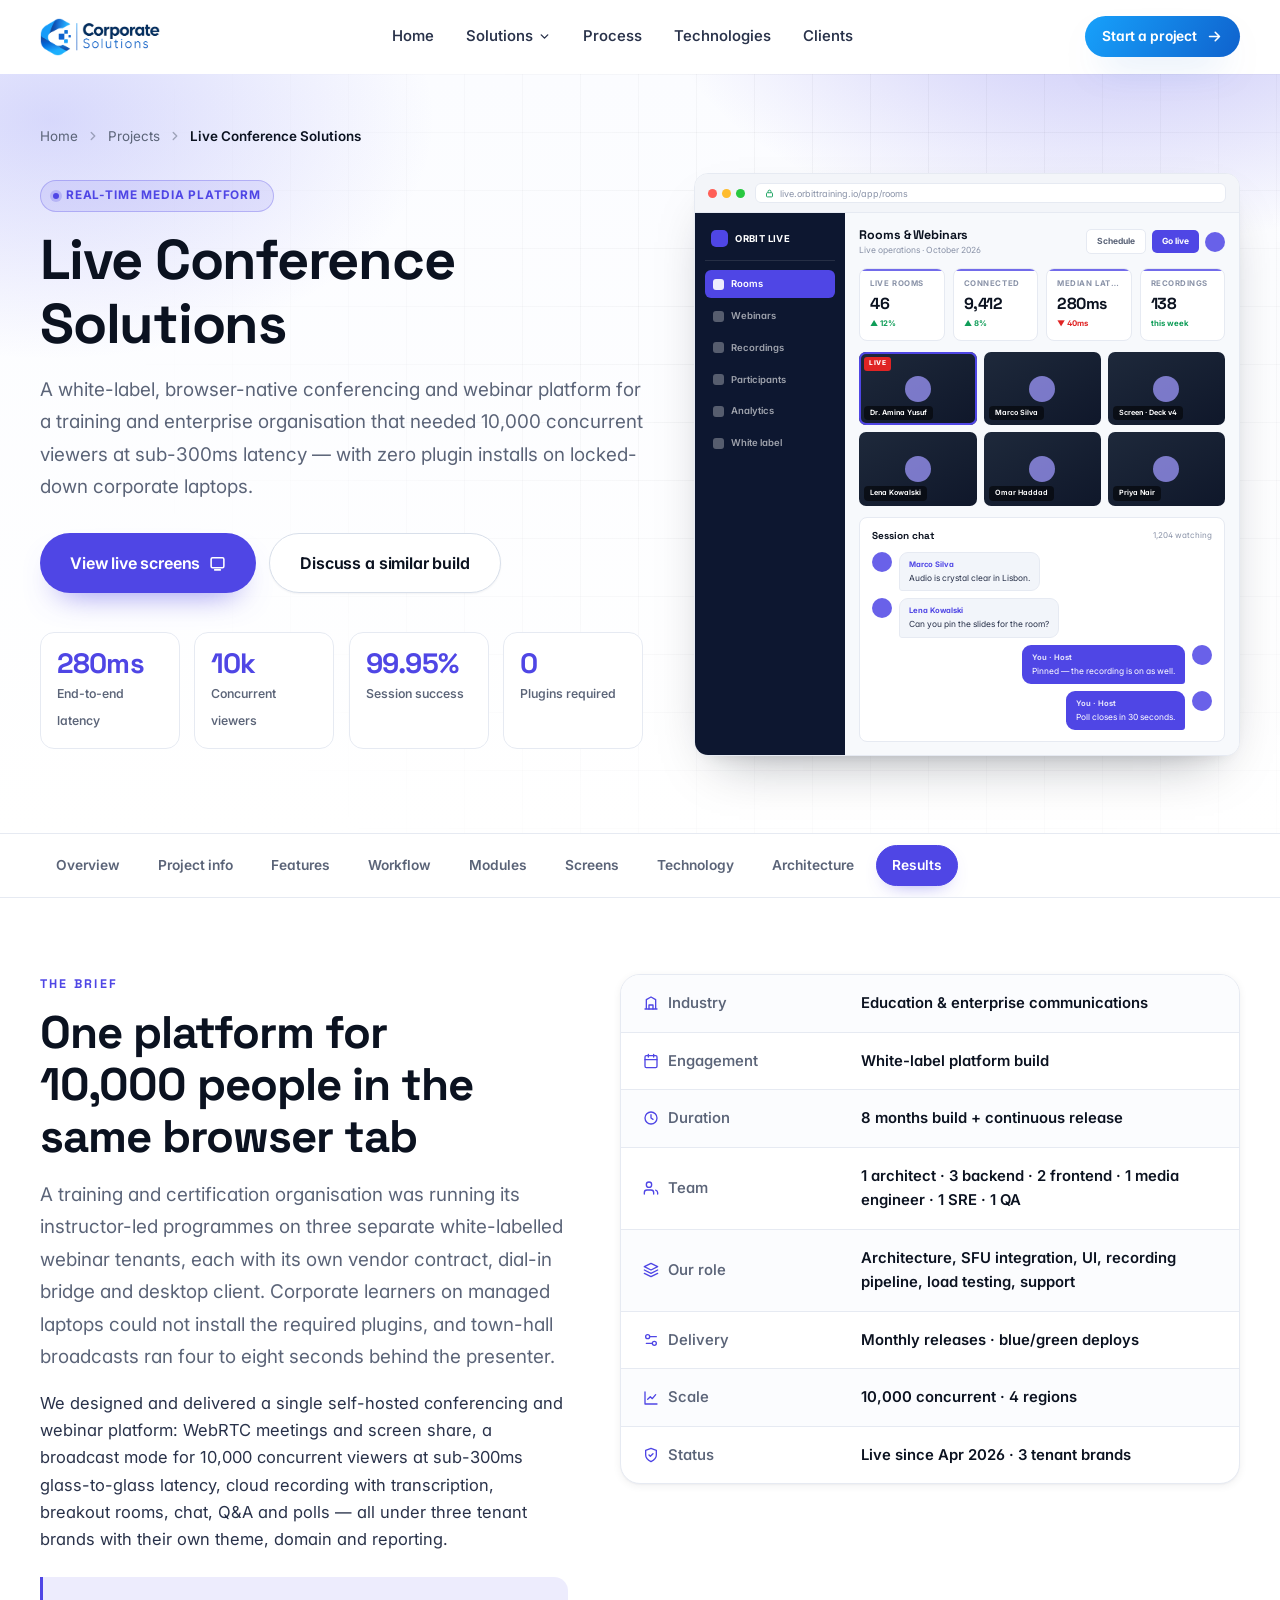
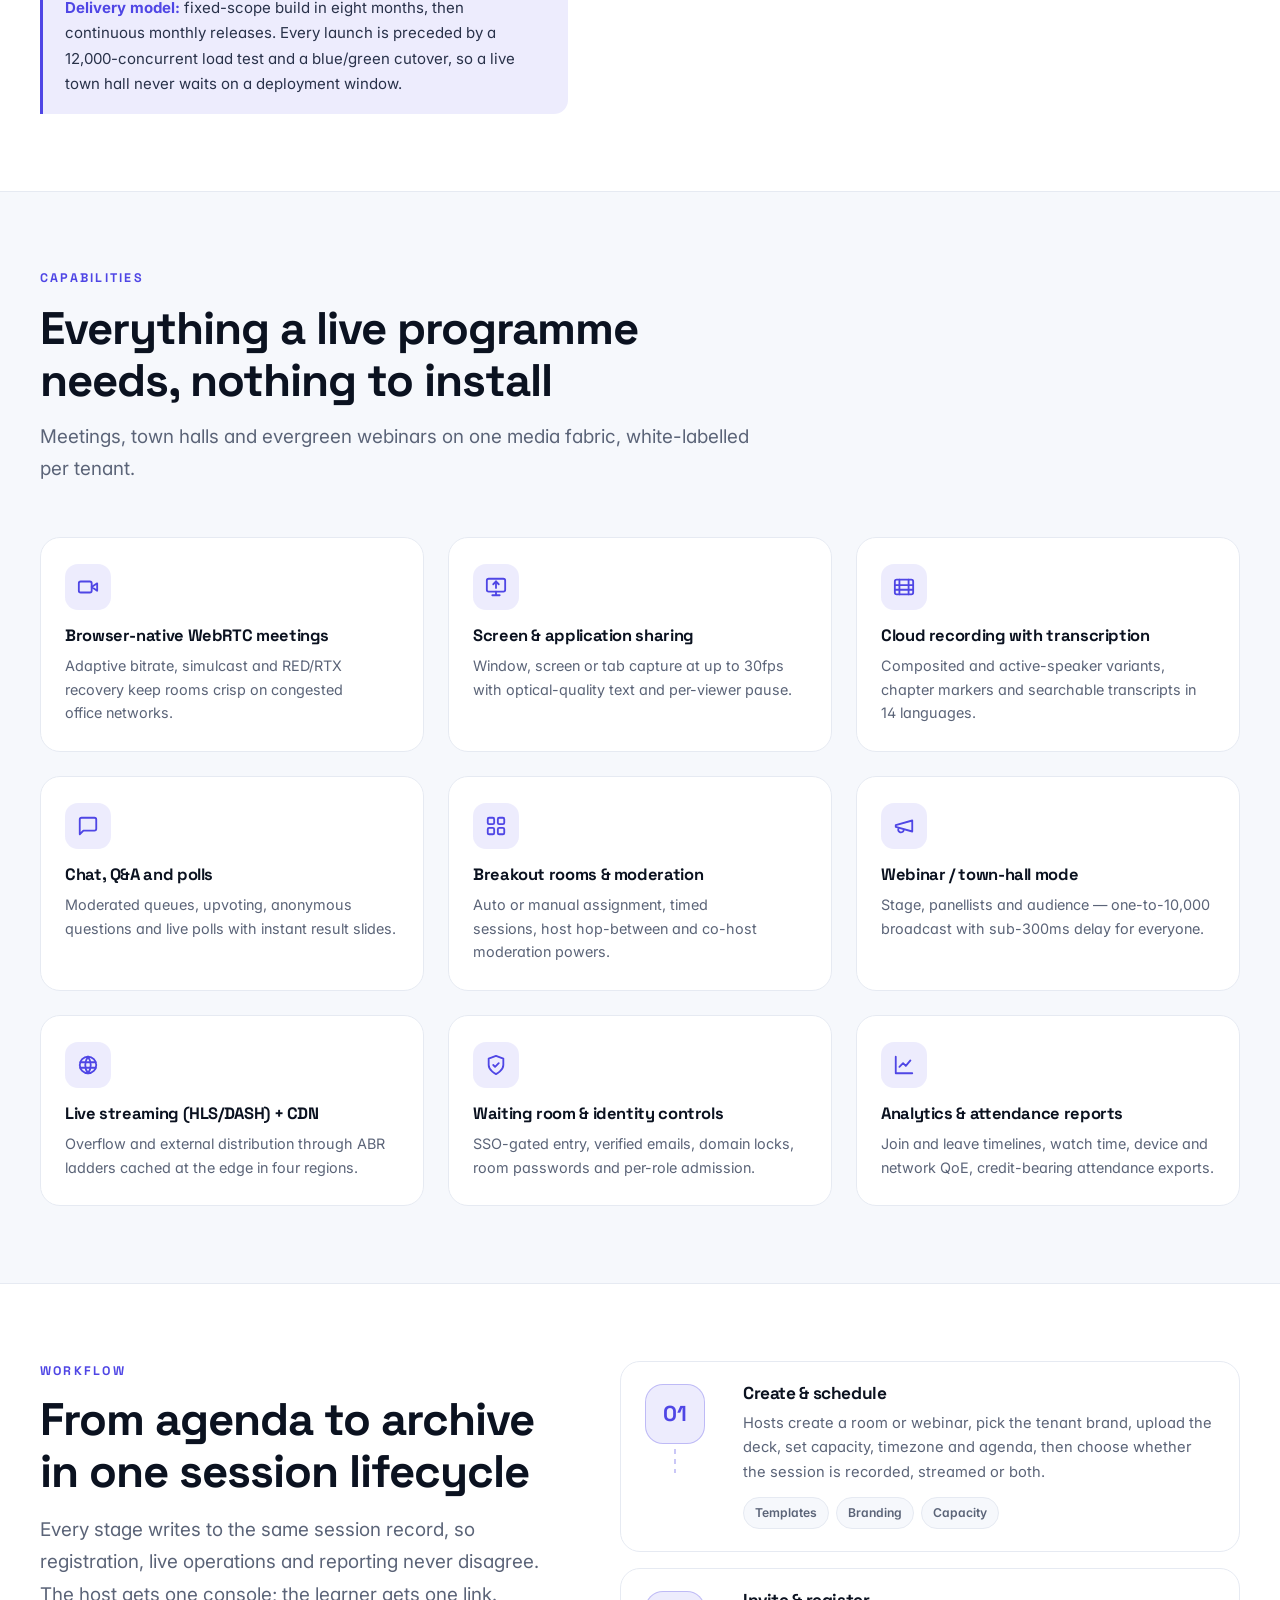
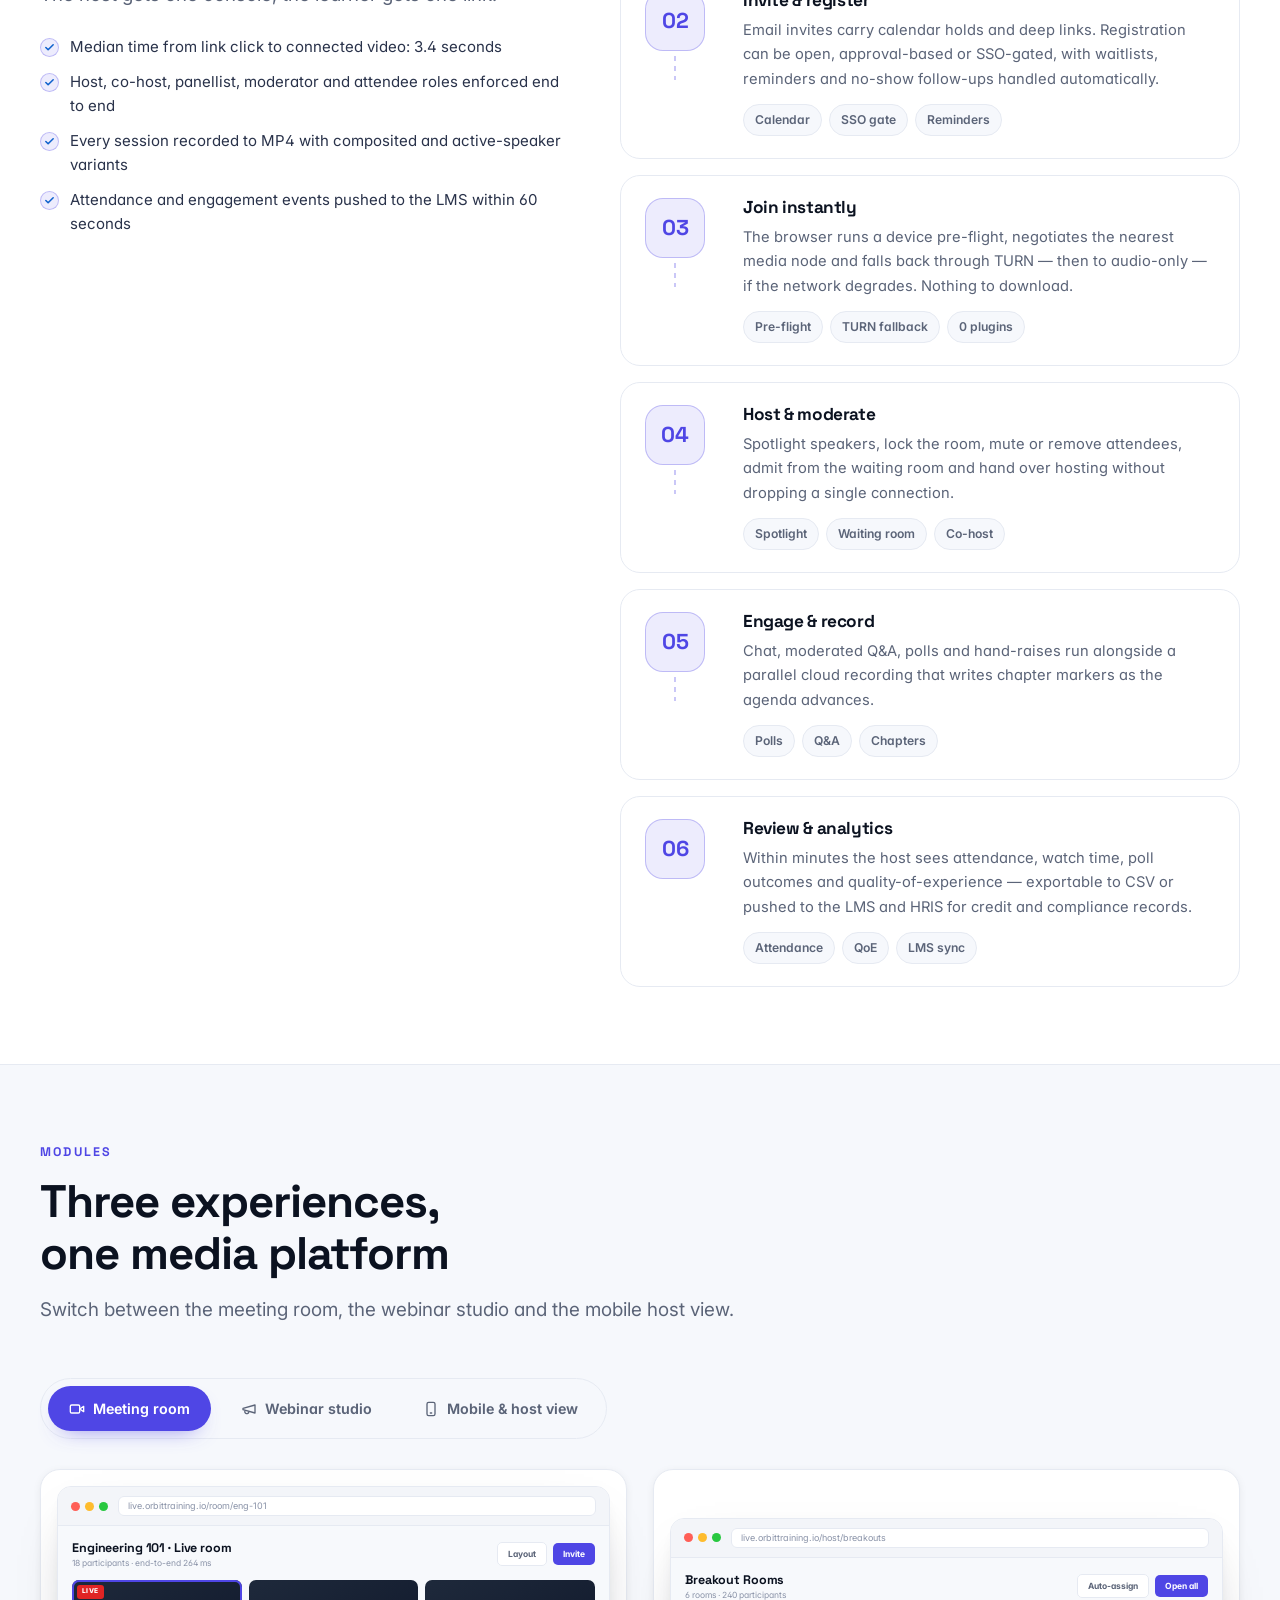
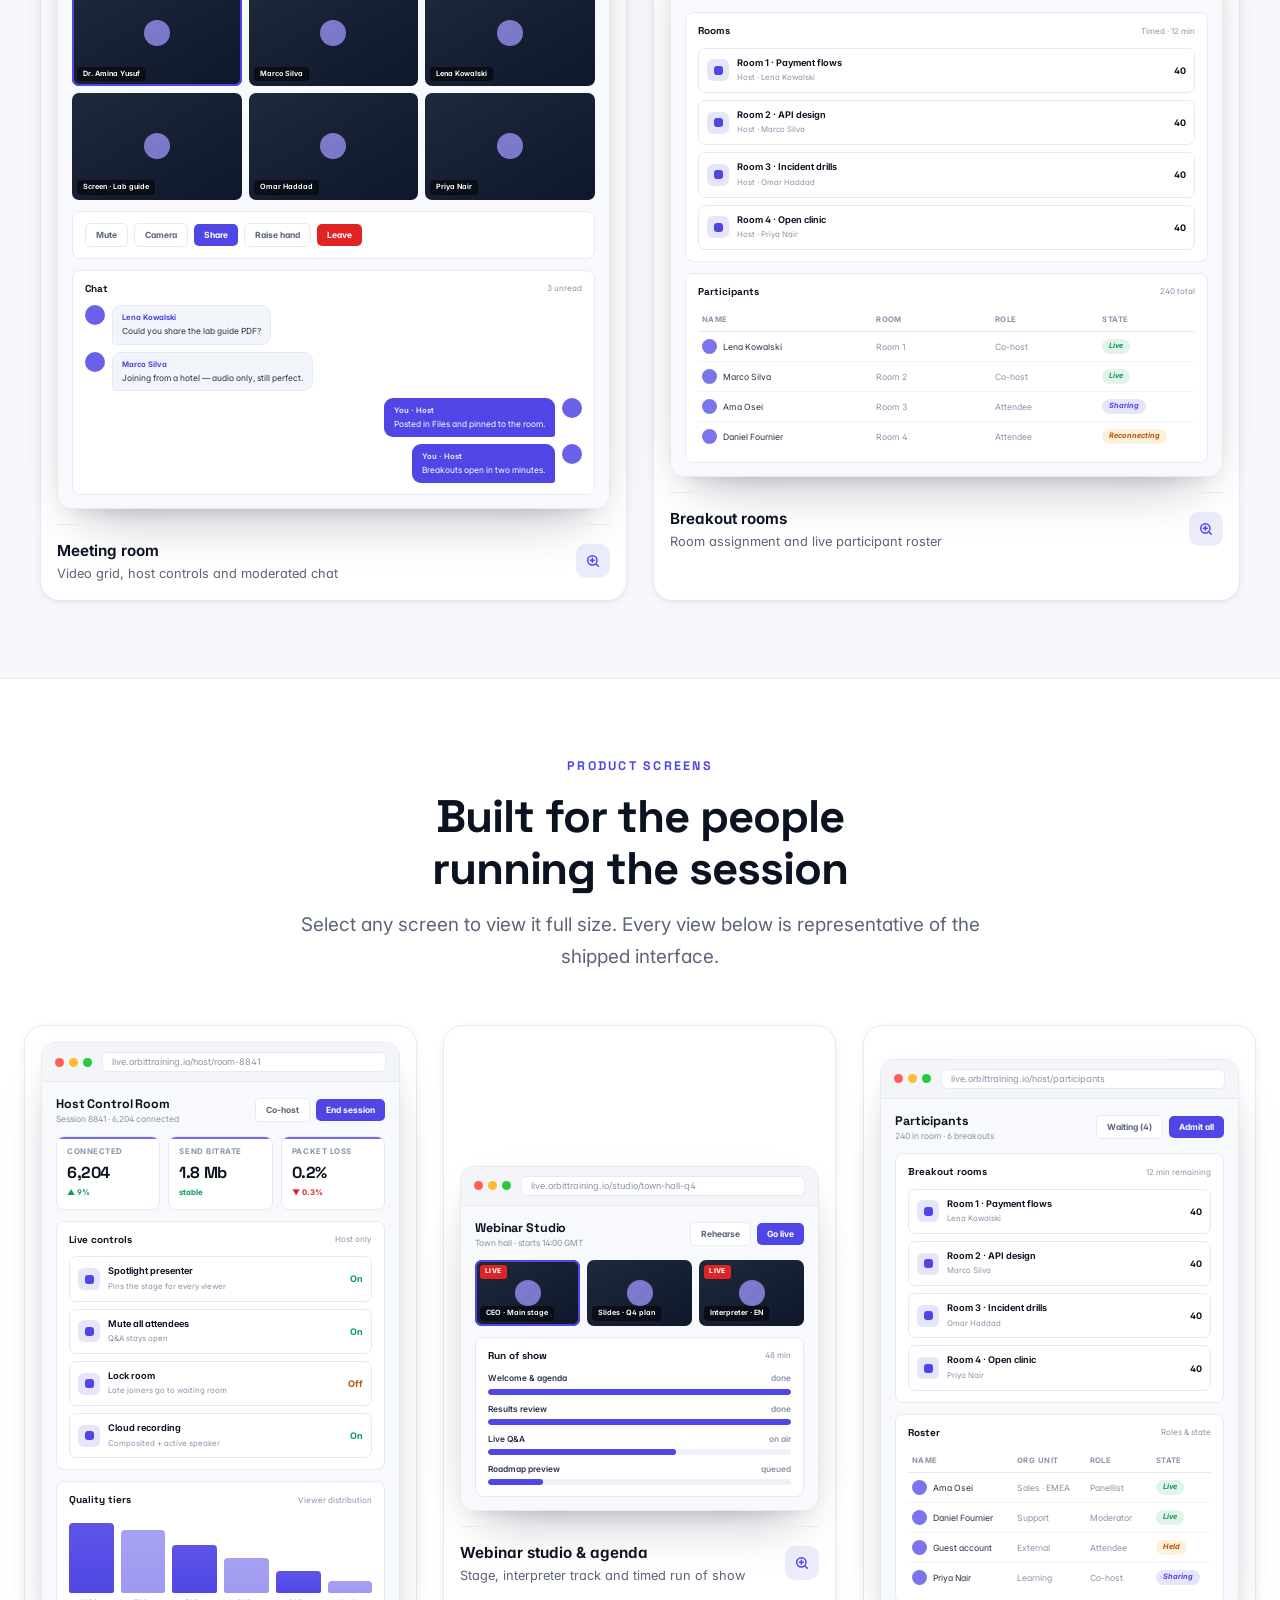
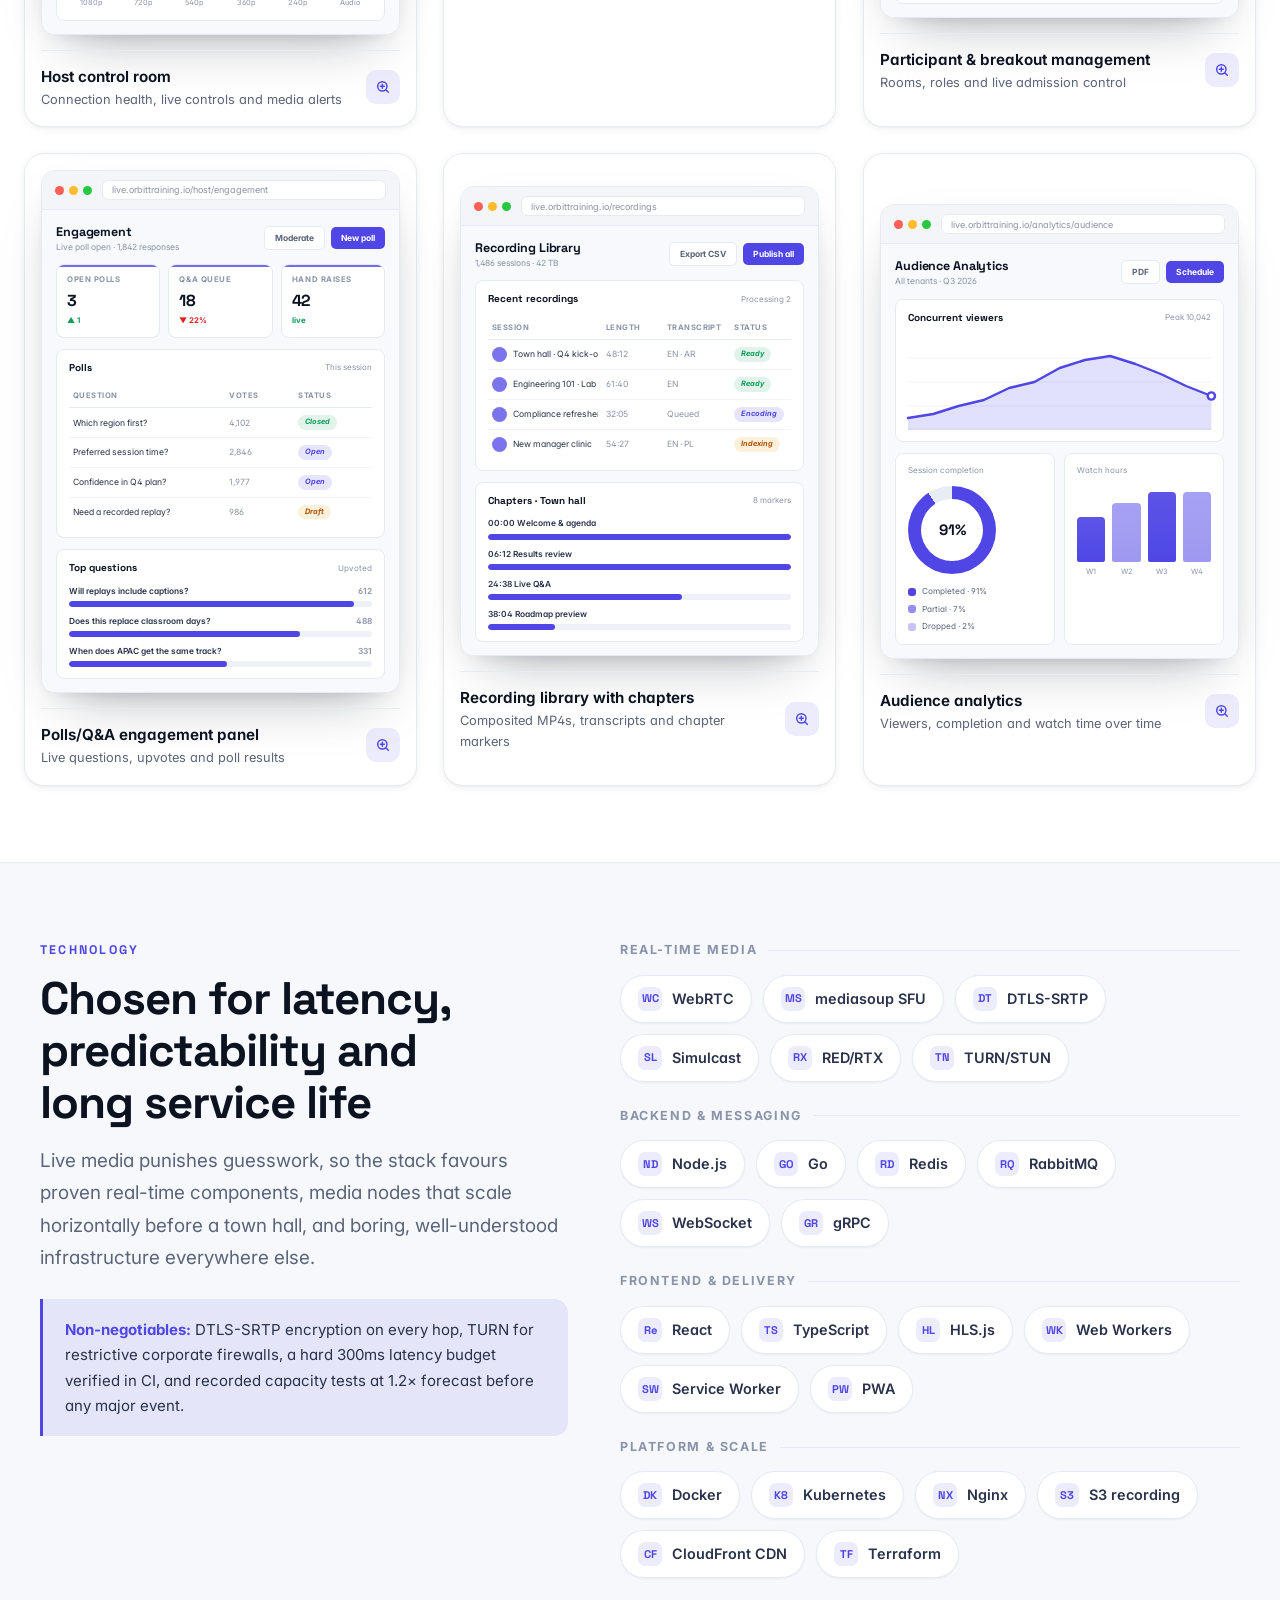
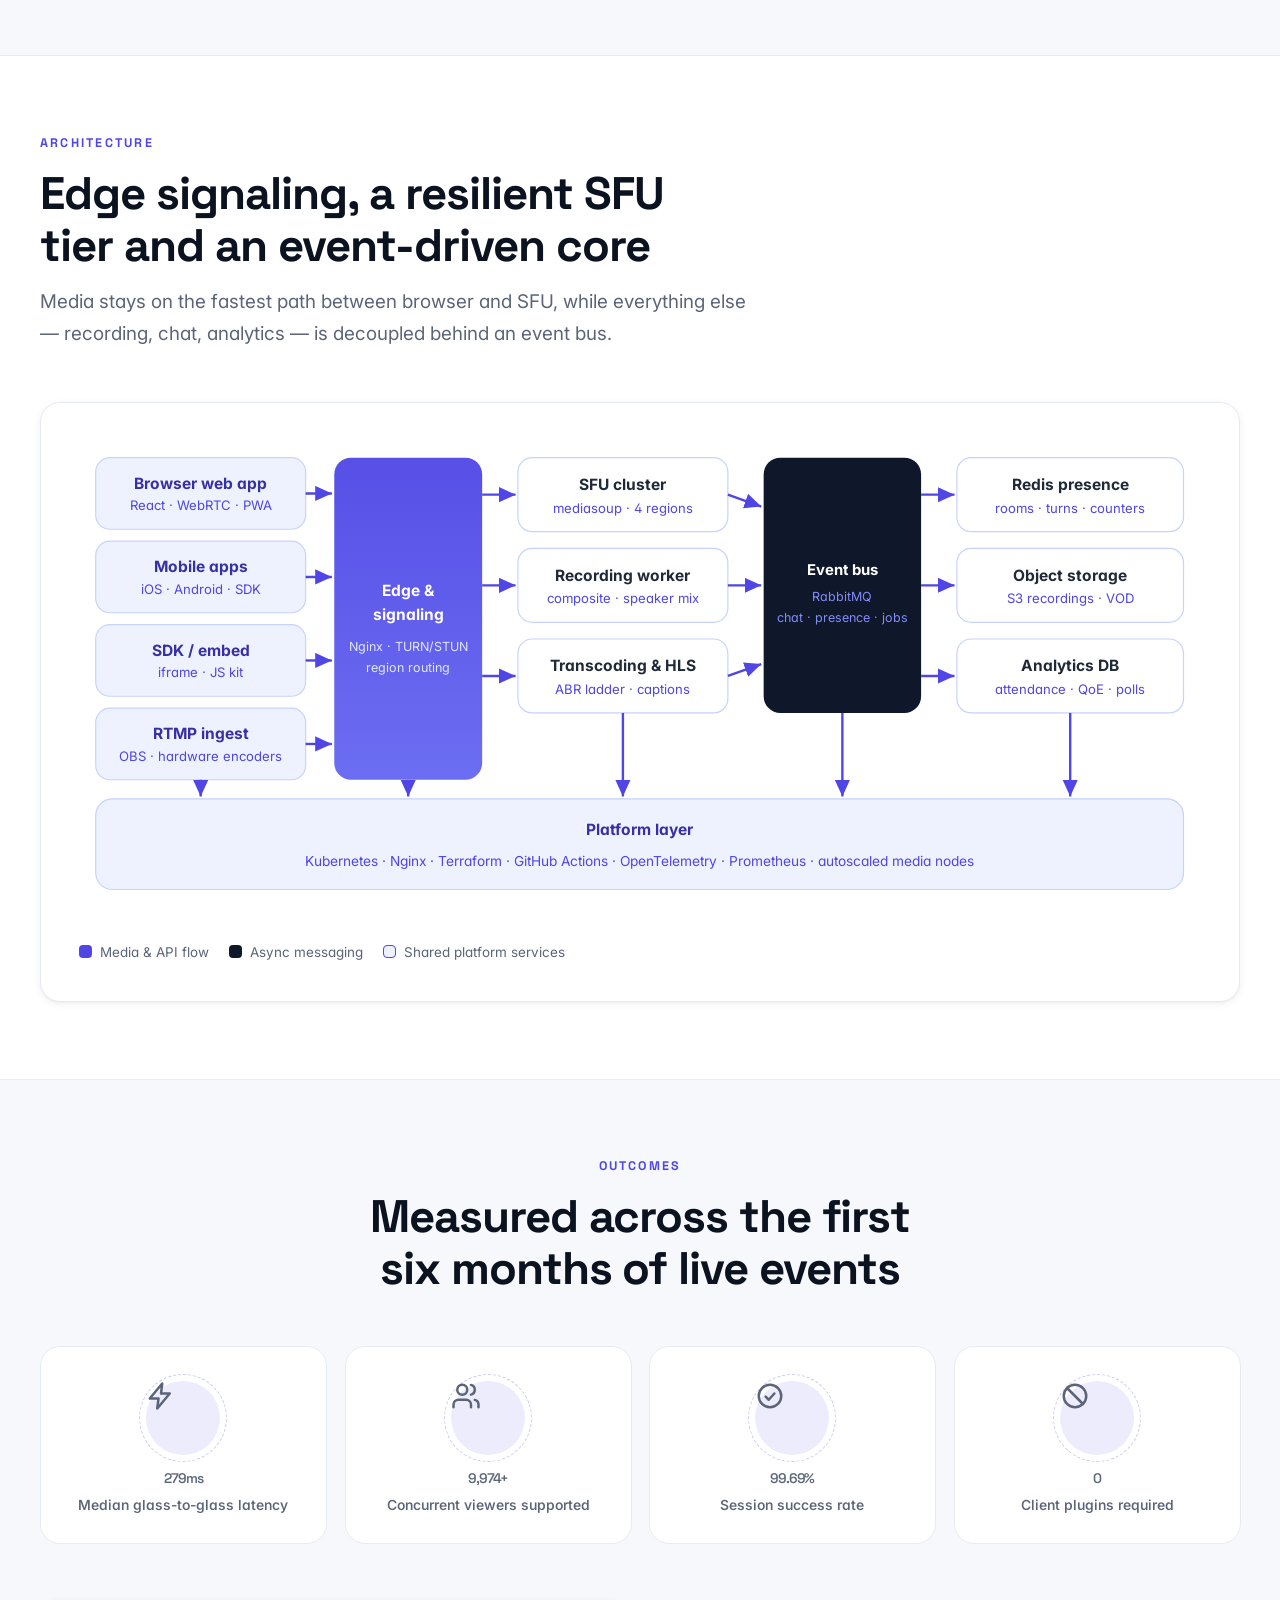
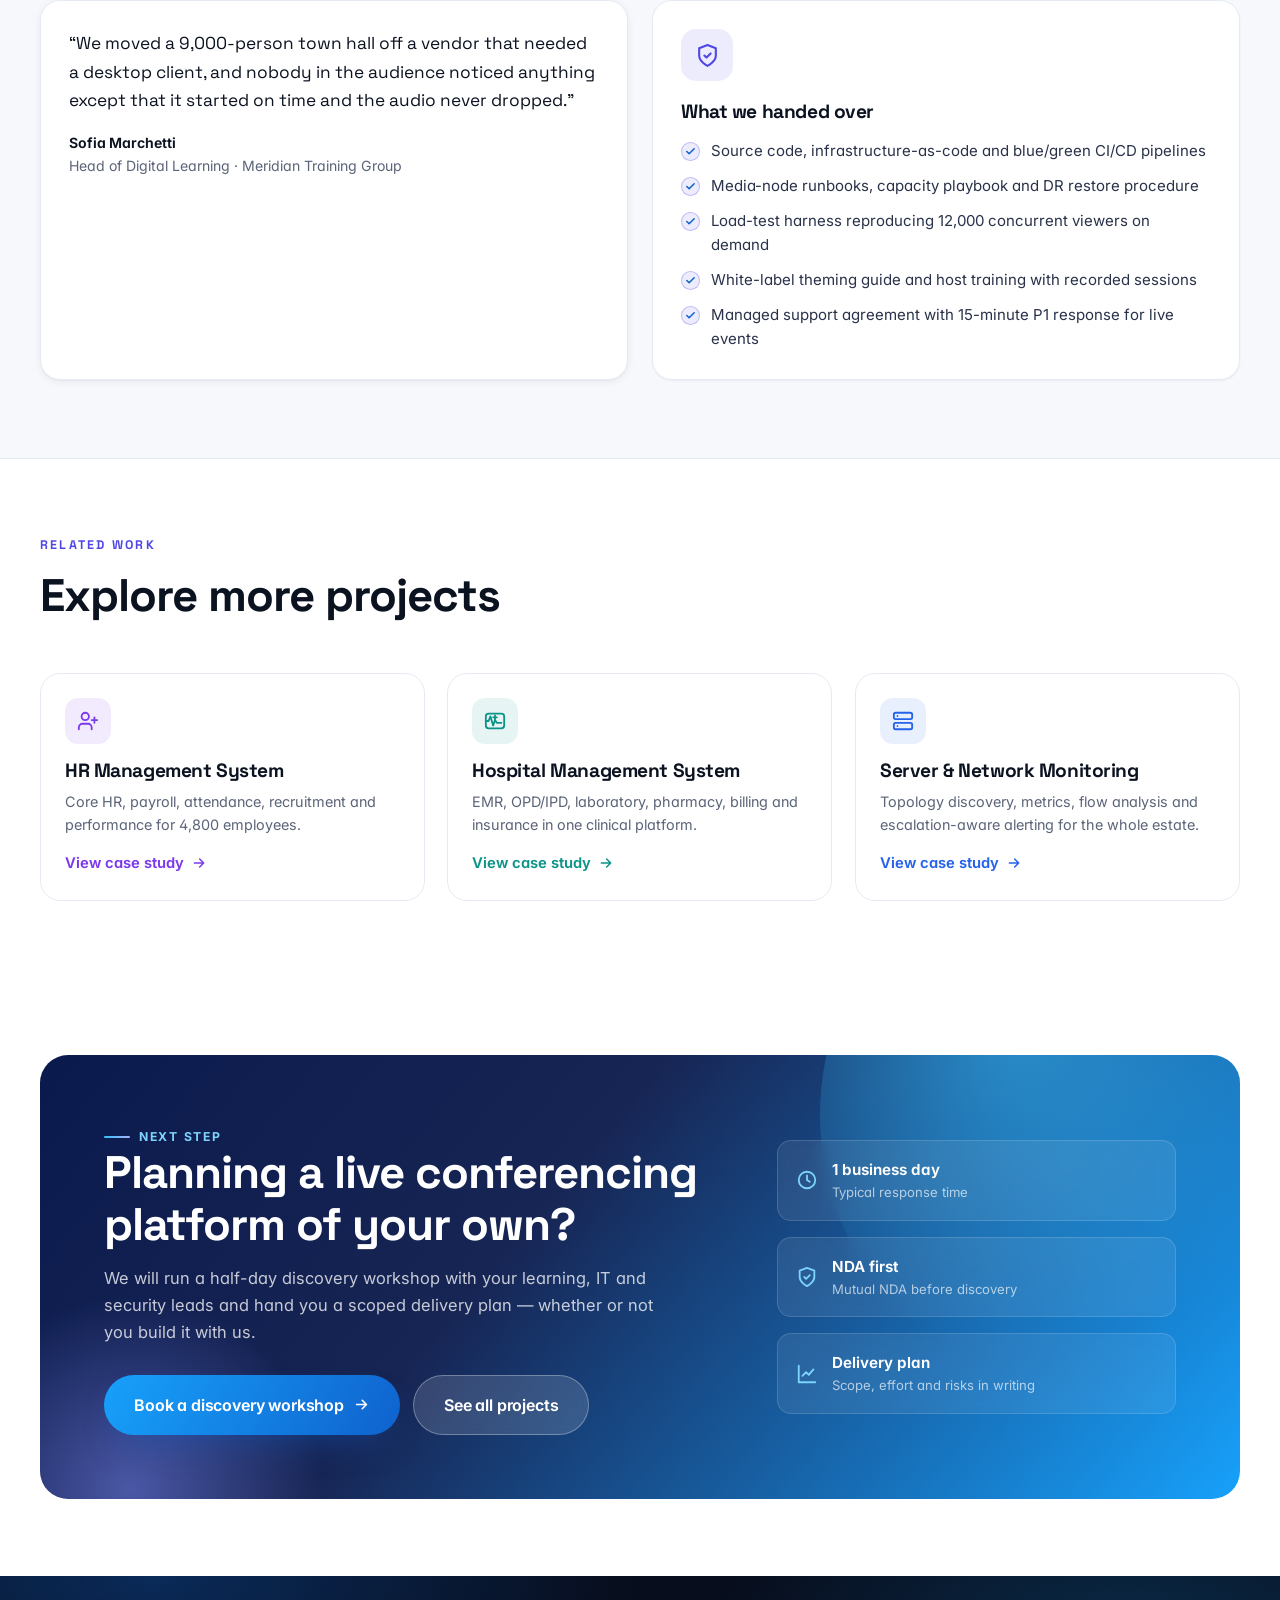
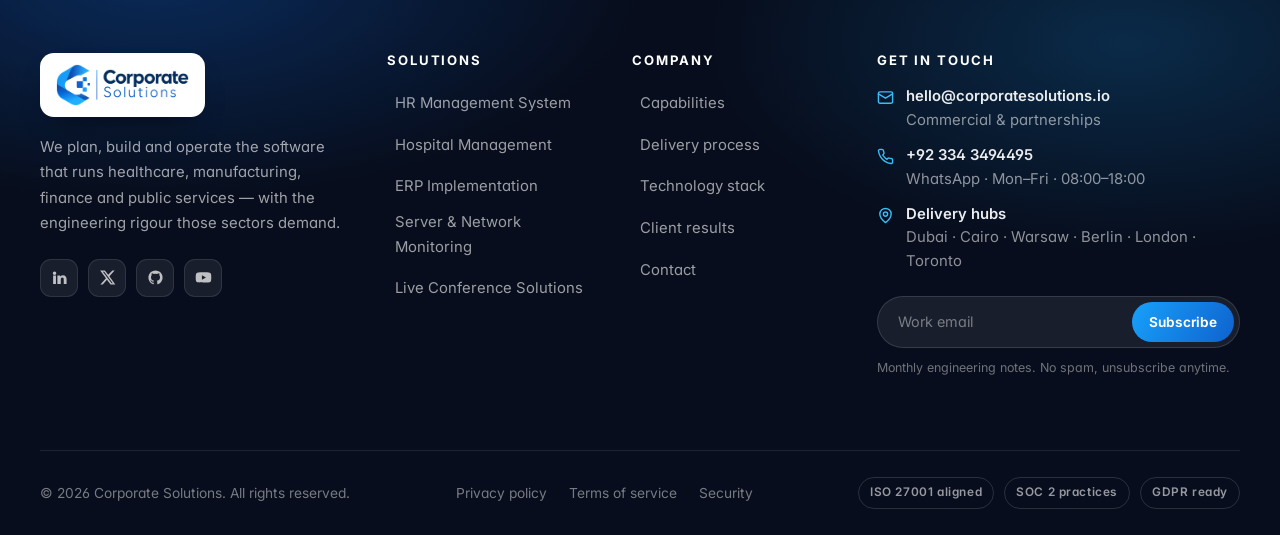
<file: v/projects/live-conference-solutions.html>
﻿<!DOCTYPE html>
<html lang="en">
<head>
<meta charset="UTF-8">
<meta name="viewport" content="width=device-width, initial-scale=1">
<title>Live Conference Solutions — Corporate Solutions</title>
<meta name="description" content="White-label WebRTC conferencing and webinar platform — 10,000 concurrent viewers, 280ms glass-to-glass latency, cloud recording, polls and attendance analytics.">
<meta name="theme-color" content="#4f46e5">
<link rel="icon" type="image/png" sizes="128x128" href="../assets/img/favicon.png">
<link rel="preconnect" href="https://fonts.googleapis.com">
<link rel="preconnect" href="https://fonts.gstatic.com" crossorigin>
<link href="https://fonts.googleapis.com/css2?family=Inter:wght@400;500;600;700&family=Space+Grotesk:wght@500;600;700&display=swap" rel="stylesheet">
<link rel="stylesheet" href="../assets/css/base.css">
<link rel="stylesheet" href="../assets/css/layout.css">
<link rel="stylesheet" href="../assets/css/project.css">
<link rel="stylesheet" href="../assets/css/mockups.css">
</head>
<body data-page="conference" style="--accent:#4f46e5;--accent-2:#6366f1;--accent-soft:rgba(79,70,229,.10);--accent-line:rgba(79,70,229,.30)">

<a class="skip-link" href="#main">Skip to content</a>

<header class="site-header">
  <div class="wrap">
    <a class="brand" href="../index.html" aria-label="Corporate Solutions home">
      <img class="brand__logo" src="../assets/img/logo.png" alt="Corporate Solutions" width="640" height="202" decoding="async">
    </a>

    <nav class="nav" aria-label="Primary">
      <a class="nav__link" data-nav="home" href="../index.html">Home</a>
      <div class="nav__item">
        <button class="nav__toggle" type="button" aria-haspopup="true">Solutions
          <svg viewBox="0 0 24 24" fill="none" stroke="currentColor" stroke-width="2.6" stroke-linecap="round" stroke-linejoin="round" aria-hidden="true"><path d="m6 9 6 6 6-6"/></svg>
        </button>
        <div class="dropdown" role="menu">
          <a class="dropdown__link" data-nav="hr" href="hr-system.html">
            <span class="dropdown__ico"><svg viewBox="0 0 24 24" fill="none" stroke="currentColor" stroke-width="2" stroke-linecap="round" stroke-linejoin="round"><path d="M16 21v-2a4 4 0 0 0-4-4H6a4 4 0 0 0-4 4v2"/><circle cx="9" cy="7" r="4"/><path d="M22 21v-2a4 4 0 0 0-3-3.87"/><path d="M16 3.13a4 4 0 0 1 0 7.75"/></svg></span>
            <span><strong>HR Management System</strong><span>Core HR, payroll, talent &amp; self-service</span></span>
          </a>
          <a class="dropdown__link" data-nav="hospital" href="hospital-management-system.html">
            <span class="dropdown__ico"><svg viewBox="0 0 24 24" fill="none" stroke="currentColor" stroke-width="2" stroke-linecap="round" stroke-linejoin="round"><path d="M12 6v4M14 8h-4"/><path d="M2 12h3l2-5 3 10 2-6 2 3h5"/><path d="M20 8v8a2 2 0 0 1-2 2H6a2 2 0 0 1-2-2V6a2 2 0 0 1 2-2h5"/></svg></span>
            <span><strong>Hospital Management</strong><span>EMR, OPD/IPD, lab, pharmacy &amp; billing</span></span>
          </a>
          <a class="dropdown__link" data-nav="erp" href="erp-implementation.html">
            <span class="dropdown__ico"><svg viewBox="0 0 24 24" fill="none" stroke="currentColor" stroke-width="2" stroke-linecap="round" stroke-linejoin="round"><rect x="3" y="3" width="7" height="7" rx="1.5"/><rect x="14" y="3" width="7" height="7" rx="1.5"/><rect x="3" y="14" width="7" height="7" rx="1.5"/><rect x="14" y="14" width="7" height="7" rx="1.5"/></svg></span>
            <span><strong>ERP Implementation</strong><span>Oracle · Open Source · MS Dynamics 365</span></span>
          </a>
          <a class="dropdown__link" data-nav="monitoring" href="server-network-monitoring.html">
            <span class="dropdown__ico"><svg viewBox="0 0 24 24" fill="none" stroke="currentColor" stroke-width="2" stroke-linecap="round" stroke-linejoin="round"><rect x="2" y="3" width="20" height="7" rx="2"/><rect x="2" y="14" width="20" height="7" rx="2"/><path d="M6 6.5h.01M6 17.5h.01"/></svg></span>
            <span><strong>Server &amp; Network Monitoring</strong><span>Metrics, topology, alerts &amp; SLA insight</span></span>
          </a>
          <a class="dropdown__link" data-nav="conference" href="live-conference-solutions.html">
            <span class="dropdown__ico"><svg viewBox="0 0 24 24" fill="none" stroke="currentColor" stroke-width="2" stroke-linecap="round" stroke-linejoin="round"><path d="m22 8-6 4 6 4V8Z"/><rect x="2" y="6" width="14" height="12" rx="2"/></svg></span>
            <span><strong>Live Conference Solutions</strong><span>WebRTC webinars, meetings &amp; streaming</span></span>
          </a>
          <a class="dropdown__link" href="../index.html#services">
            <span class="dropdown__ico"><svg viewBox="0 0 24 24" fill="none" stroke="currentColor" stroke-width="2" stroke-linecap="round" stroke-linejoin="round"><path d="M12 2 2 7l10 5 10-5-10-5Z"/><path d="m2 17 10 5 10-5M2 12l10 5 10-5"/></svg></span>
            <span><strong>Services &amp; Capabilities</strong><span>Consulting, build, integrate &amp; support</span></span>
          </a>
        </div>
      </div>
      <a class="nav__link" href="../index.html#process">Process</a>
      <a class="nav__link" href="../index.html#technologies">Technologies</a>
      <a class="nav__link" href="../index.html#testimonials">Clients</a>
    </nav>

    <div class="header__actions">
      <a class="btn btn--primary btn--sm" href="#contact">Start a project
        <svg viewBox="0 0 24 24" fill="none" stroke="currentColor" stroke-width="2.2" stroke-linecap="round" stroke-linejoin="round" aria-hidden="true"><path d="M5 12h14M13 6l6 6-6 6"/></svg>
      </a>
      <button class="burger" type="button" aria-label="Toggle navigation" aria-expanded="false"><span></span></button>
    </div>
  </div>
</header>

<div class="mobile-nav" id="mobileNav">
  <div class="mobile-nav__group">
    <div class="mobile-nav__label">Main</div>
    <a href="../index.html">Home</a>
    <a href="../index.html#services">Services</a>
    <a href="../index.html#process">Our process</a>
    <a href="../index.html#technologies">Technologies</a>
    <a href="../index.html#testimonials">Clients</a>
  </div>
  <div class="mobile-nav__group">
    <div class="mobile-nav__label">Solutions</div>
    <a href="hr-system.html"><span class="dropdown__ico"><svg viewBox="0 0 24 24" fill="none" stroke="currentColor" stroke-width="2"><path d="M16 21v-2a4 4 0 0 0-4-4H6a4 4 0 0 0-4 4v2"/><circle cx="9" cy="7" r="4"/></svg></span>HR Management System</a>
    <a href="hospital-management-system.html"><span class="dropdown__ico"><svg viewBox="0 0 24 24" fill="none" stroke="currentColor" stroke-width="2" stroke-linecap="round"><path d="M12 6v4M14 8h-4"/><path d="M2 12h3l2-5 3 10 2-6 2 3h5"/></svg></span>Hospital Management</a>
    <a href="erp-implementation.html"><span class="dropdown__ico"><svg viewBox="0 0 24 24" fill="none" stroke="currentColor" stroke-width="2"><rect x="3" y="3" width="7" height="7" rx="1.5"/><rect x="14" y="3" width="7" height="7" rx="1.5"/><rect x="3" y="14" width="7" height="7" rx="1.5"/><rect x="14" y="14" width="7" height="7" rx="1.5"/></svg></span>ERP Implementation</a>
    <a href="server-network-monitoring.html"><span class="dropdown__ico"><svg viewBox="0 0 24 24" fill="none" stroke="currentColor" stroke-width="2"><rect x="2" y="3" width="20" height="7" rx="2"/><rect x="2" y="14" width="20" height="7" rx="2"/></svg></span>Server &amp; Network Monitoring</a>
    <a data-nav="conference" href="live-conference-solutions.html"><span class="dropdown__ico"><svg viewBox="0 0 24 24" fill="none" stroke="currentColor" stroke-width="2" stroke-linejoin="round"><path d="m22 8-6 4 6 4V8Z"/><rect x="2" y="6" width="14" height="12" rx="2"/></svg></span>Live Conference Solutions</a>
  </div>
  <a class="btn btn--primary" href="#contact">Start a project</a>
</div>

<main id="main" class="page-enter">

<!-- ============ HERO ============ -->
<section class="p-hero">
  <div class="p-hero__mesh"></div>
  <div class="wrap">
    <nav class="breadcrumb" aria-label="Breadcrumb">
      <a href="../index.html">Home</a>
      <svg viewBox="0 0 24 24" fill="none" stroke="currentColor" stroke-width="2.4" stroke-linecap="round" stroke-linejoin="round"><path d="m9 18 6-6-6-6"/></svg>
      <a href="../index.html#work">Projects</a>
      <svg viewBox="0 0 24 24" fill="none" stroke="currentColor" stroke-width="2.4" stroke-linecap="round" stroke-linejoin="round"><path d="m9 18 6-6-6-6"/></svg>
      <span aria-current="page">Live Conference Solutions</span>
    </nav>

    <div class="p-hero__inner">
      <div class="p-hero__copy">
        <span class="badge badge--dot reveal">Real-time Media Platform</span>
        <h1 class="reveal" style="--d:.06s">Live Conference Solutions</h1>
        <p class="lede reveal" style="--d:.12s">
          A white-label, browser-native conferencing and webinar platform for a training and
          enterprise organisation that needed 10,000 concurrent viewers at sub-300ms latency —
          with zero plugin installs on locked-down corporate laptops.
        </p>

        <div class="p-hero__actions reveal" style="--d:.18s">
          <a class="btn btn--accent btn--lg" href="#screens">
            View live screens
            <svg viewBox="0 0 24 24" fill="none" stroke="currentColor" stroke-width="2.2" stroke-linecap="round" stroke-linejoin="round"><rect x="3" y="4" width="18" height="14" rx="2"/><path d="M8 21h8"/></svg>
          </a>
          <a class="btn btn--ghost btn--lg" href="#contact">Discuss a similar build</a>
        </div>

        <div class="p-hero__metrics" data-stagger=".07">
          <div class="p-hero__metric reveal"><b>280ms</b><span>End-to-end latency</span></div>
          <div class="p-hero__metric reveal"><b>10k</b><span>Concurrent viewers</span></div>
          <div class="p-hero__metric reveal"><b>99.95%</b><span>Session success</span></div>
          <div class="p-hero__metric reveal"><b>0</b><span>Plugins required</span></div>
        </div>
      </div>

      <div class="p-hero__visual reveal-scale" style="--d:.22s">
        <div class="mock">
          <div class="mock__bar">
            <span class="mock__dots"><i></i><i></i><i></i></span>
            <span class="mock__url">
              <svg viewBox="0 0 24 24" fill="none" stroke="currentColor" stroke-width="2.4"><rect x="4" y="10" width="16" height="11" rx="2"/><path d="M8 10V7a4 4 0 0 1 8 0v3"/></svg>
              live.orbittraining.io/app/rooms
            </span>
          </div>
          <div class="mock__app mock__app--wide">
            <aside class="mock__side">
              <span class="m-logo"><i></i><b>ORBIT LIVE</b></span>
              <span class="m-nav is-on"><i></i><span>Rooms</span></span>
              <span class="m-nav"><i></i><span>Webinars</span></span>
              <span class="m-nav"><i></i><span>Recordings</span></span>
              <span class="m-nav"><i></i><span>Participants</span></span>
              <span class="m-nav"><i></i><span>Analytics</span></span>
              <span class="m-nav"><i></i><span>White label</span></span>
            </aside>
            <div class="mock__main">
              <div class="m-top">
                <div><h6>Rooms &amp; Webinars</h6><p>Live operations · October 2026</p></div>
                <div class="m-top__acts">
                  <span class="m-btn m-btn--ghost">Schedule</span>
                  <span class="m-btn">Go live</span>
                  <span class="m-avatar"></span>
                </div>
              </div>

              <div class="m-kpis">
                <div class="m-kpi"><span>Live rooms</span><b>46</b><em>▲ 12%</em></div>
                <div class="m-kpi"><span>Connected</span><b>9,412</b><em>▲ 8%</em></div>
                <div class="m-kpi"><span>Median latency</span><b>280ms</b><em class="down">▼ 40ms</em></div>
                <div class="m-kpi"><span>Recordings</span><b>138</b><em>this week</em></div>
              </div>

              <div class="m-vids">
                <div class="m-vid live speak"><span>Dr. Amina Yusuf</span></div>
                <div class="m-vid"><span>Marco Silva</span></div>
                <div class="m-vid"><span>Screen · Deck v4</span></div>
                <div class="m-vid"><span>Lena Kowalski</span></div>
                <div class="m-vid"><span>Omar Haddad</span></div>
                <div class="m-vid"><span>Priya Nair</span></div>
              </div>

              <div class="m-panel">
                <div class="m-panel__h"><b>Session chat</b><span>1,204 watching</span></div>
                <div class="m-chat">
                  <div class="m-msg"><span class="m-avatar"></span><div class="m-msg__b"><b>Marco Silva</b>Audio is crystal clear in Lisbon.</div></div>
                  <div class="m-msg"><span class="m-avatar"></span><div class="m-msg__b"><b>Lena Kowalski</b>Can you pin the slides for the room?</div></div>
                  <div class="m-msg m-msg--me"><span class="m-avatar"></span><div class="m-msg__b"><b>You · Host</b>Pinned — the recording is on as well.</div></div>
                  <div class="m-msg m-msg--me"><span class="m-avatar"></span><div class="m-msg__b"><b>You · Host</b>Poll closes in 30 seconds.</div></div>
                </div>
              </div>
            </div>
          </div>
        </div>
      </div>
    </div>
  </div>
</section>

<!-- ============ SUBNAV ============ -->
<nav class="subnav" aria-label="On this page">
  <div class="wrap subnav__inner">
    <a href="#overview" class="is-active">Overview</a>
    <a href="#information">Project info</a>
    <a href="#features">Features</a>
    <a href="#workflow">Workflow</a>
    <a href="#modules">Modules</a>
    <a href="#screens">Screens</a>
    <a href="#technology">Technology</a>
    <a href="#architecture">Architecture</a>
    <a href="#results">Results</a>
  </div>
</nav>

<!-- ============ OVERVIEW ============ -->
<section class="p-section" id="overview">
  <div class="wrap">
    <div class="split">
      <div>
        <div class="overline reveal">The brief</div>
        <h2 class="reveal" style="--d:.05s">One platform for 10,000 people in the same browser tab</h2>
        <p class="lede reveal mt-16" style="--d:.1s">
          A training and certification organisation was running its instructor-led programmes on
          three separate white-labelled webinar tenants, each with its own vendor contract, dial-in
          bridge and desktop client. Corporate learners on managed laptops could not install the
          required plugins, and town-hall broadcasts ran four to eight seconds behind the presenter.
        </p>
        <p class="reveal mt-16" style="--d:.16s">
          We designed and delivered a single self-hosted conferencing and webinar platform:
          WebRTC meetings and screen share, a broadcast mode for 10,000 concurrent viewers at
          sub-300ms glass-to-glass latency, cloud recording with transcription, breakout rooms,
          chat, Q&amp;A and polls — all under three tenant brands with their own theme, domain and
          reporting.
        </p>

        <div class="note reveal mt-24" style="--d:.2s">
          <b>Delivery model:</b> fixed-scope build in eight months, then continuous monthly
          releases. Every launch is preceded by a 12,000-concurrent load test and a blue/green
          cutover, so a live town hall never waits on a deployment window.
        </div>
      </div>

      <div class="split__sticky">
        <dl class="spec reveal" id="information">
          <div class="spec__row">
            <dt><svg viewBox="0 0 24 24" fill="none" stroke="currentColor" stroke-width="2" stroke-linecap="round" stroke-linejoin="round"><path d="M3 21h18M5 21V7l7-4 7 4v14"/><path d="M9 21v-6h6v6"/></svg>Industry</dt>
            <dd>Education &amp; enterprise communications</dd>
          </div>
          <div class="spec__row">
            <dt><svg viewBox="0 0 24 24" fill="none" stroke="currentColor" stroke-width="2" stroke-linecap="round" stroke-linejoin="round"><rect x="3" y="4" width="18" height="18" rx="2"/><path d="M16 2v4M8 2v4M3 10h18"/></svg>Engagement</dt>
            <dd>White-label platform build</dd>
          </div>
          <div class="spec__row">
            <dt><svg viewBox="0 0 24 24" fill="none" stroke="currentColor" stroke-width="2" stroke-linecap="round" stroke-linejoin="round"><circle cx="12" cy="12" r="9"/><path d="M12 7v5l3 2"/></svg>Duration</dt>
            <dd>8 months build + continuous release</dd>
          </div>
          <div class="spec__row">
            <dt><svg viewBox="0 0 24 24" fill="none" stroke="currentColor" stroke-width="2" stroke-linecap="round" stroke-linejoin="round"><path d="M16 21v-2a4 4 0 0 0-4-4H6a4 4 0 0 0-4 4v2"/><circle cx="9" cy="7" r="4"/><path d="M22 21v-2a4 4 0 0 0-3-3.87"/></svg>Team</dt>
            <dd>1 architect · 3 backend · 2 frontend · 1 media engineer · 1 SRE · 1 QA</dd>
          </div>
          <div class="spec__row">
            <dt><svg viewBox="0 0 24 24" fill="none" stroke="currentColor" stroke-width="2" stroke-linecap="round" stroke-linejoin="round"><path d="M12 2 2 7l10 5 10-5-10-5Z"/><path d="m2 17 10 5 10-5M2 12l10 5 10-5"/></svg>Our role</dt>
            <dd>Architecture, SFU integration, UI, recording pipeline, load testing, support</dd>
          </div>
          <div class="spec__row">
            <dt><svg viewBox="0 0 24 24" fill="none" stroke="currentColor" stroke-width="2" stroke-linecap="round" stroke-linejoin="round"><path d="M20 7h-9M14 17H5"/><circle cx="17" cy="17" r="3"/><circle cx="7" cy="7" r="3"/></svg>Delivery</dt>
            <dd>Monthly releases · blue/green deploys</dd>
          </div>
          <div class="spec__row">
            <dt><svg viewBox="0 0 24 24" fill="none" stroke="currentColor" stroke-width="2" stroke-linecap="round" stroke-linejoin="round"><path d="M3 3v18h18"/><path d="m7 14 4-4 3 3 5-6"/></svg>Scale</dt>
            <dd>10,000 concurrent · 4 regions</dd>
          </div>
          <div class="spec__row">
            <dt><svg viewBox="0 0 24 24" fill="none" stroke="currentColor" stroke-width="2" stroke-linecap="round" stroke-linejoin="round"><path d="M12 22s8-4 8-10V5l-8-3-8 3v7c0 6 8 10 8 10Z"/><path d="m9 12 2 2 4-4"/></svg>Status</dt>
            <dd>Live since Apr 2026 · 3 tenant brands</dd>
          </div>
        </dl>
      </div>
    </div>
  </div>
</section>

<!-- ============ FEATURES ============ -->
<section class="p-section p-section--alt" id="features">
  <div class="wrap">
    <div class="section-head">
      <div class="overline reveal">Capabilities</div>
      <h2 class="reveal" style="--d:.05s">Everything a live programme needs, nothing to install</h2>
      <p class="lede reveal" style="--d:.1s">Meetings, town halls and evergreen webinars on one media fabric, white-labelled per tenant.</p>
    </div>

    <div class="grid features" data-stagger=".06">
      <article class="feature reveal">
        <span class="feature__ico"><svg viewBox="0 0 24 24" fill="none" stroke="currentColor" stroke-width="2" stroke-linecap="round" stroke-linejoin="round"><path d="m22 8-6 4 6 4V8Z"/><rect x="2" y="6" width="14" height="12" rx="2"/></svg></span>
        <h4>Browser-native WebRTC meetings</h4>
        <p>Adaptive bitrate, simulcast and RED/RTX recovery keep rooms crisp on congested office networks.</p>
      </article>
      <article class="feature reveal">
        <span class="feature__ico"><svg viewBox="0 0 24 24" fill="none" stroke="currentColor" stroke-width="2" stroke-linecap="round" stroke-linejoin="round"><rect x="2" y="3" width="20" height="14" rx="2"/><path d="M8 21h8M12 17v4"/><path d="m9 9 3-3 3 3"/><path d="M12 6v7"/></svg></span>
        <h4>Screen &amp; application sharing</h4>
        <p>Window, screen or tab capture at up to 30fps with optical-quality text and per-viewer pause.</p>
      </article>
      <article class="feature reveal">
        <span class="feature__ico"><svg viewBox="0 0 24 24" fill="none" stroke="currentColor" stroke-width="2" stroke-linecap="round" stroke-linejoin="round"><rect x="2" y="4" width="20" height="16" rx="2"/><path d="M7 4v16M17 4v16M2 10h20M2 15h20"/></svg></span>
        <h4>Cloud recording with transcription</h4>
        <p>Composited and active-speaker variants, chapter markers and searchable transcripts in 14 languages.</p>
      </article>
      <article class="feature reveal">
        <span class="feature__ico"><svg viewBox="0 0 24 24" fill="none" stroke="currentColor" stroke-width="2" stroke-linecap="round" stroke-linejoin="round"><path d="M21 15a2 2 0 0 1-2 2H7l-4 4V5a2 2 0 0 1 2-2h14a2 2 0 0 1 2 2Z"/></svg></span>
        <h4>Chat, Q&amp;A and polls</h4>
        <p>Moderated queues, upvoting, anonymous questions and live polls with instant result slides.</p>
      </article>
      <article class="feature reveal">
        <span class="feature__ico"><svg viewBox="0 0 24 24" fill="none" stroke="currentColor" stroke-width="2" stroke-linecap="round" stroke-linejoin="round"><rect x="3" y="3" width="7" height="7" rx="1.5"/><rect x="14" y="3" width="7" height="7" rx="1.5"/><rect x="3" y="14" width="7" height="7" rx="1.5"/><rect x="14" y="14" width="7" height="7" rx="1.5"/></svg></span>
        <h4>Breakout rooms &amp; moderation</h4>
        <p>Auto or manual assignment, timed sessions, host hop-between and co-host moderation powers.</p>
      </article>
      <article class="feature reveal">
        <span class="feature__ico"><svg viewBox="0 0 24 24" fill="none" stroke="currentColor" stroke-width="2" stroke-linecap="round" stroke-linejoin="round"><path d="m3 11 18-5v12L3 13v-2Z"/><path d="M11.6 16.8a3 3 0 1 1-5.8-1.6"/></svg></span>
        <h4>Webinar / town-hall mode</h4>
        <p>Stage, panellists and audience — one-to-10,000 broadcast with sub-300ms delay for everyone.</p>
      </article>
      <article class="feature reveal">
        <span class="feature__ico"><svg viewBox="0 0 24 24" fill="none" stroke="currentColor" stroke-width="2" stroke-linecap="round" stroke-linejoin="round"><circle cx="12" cy="12" r="9"/><path d="M3.6 9h16.8M3.6 15h16.8"/><path d="M12 3a15 15 0 0 1 0 18M12 3a15 15 0 0 0 0 18"/></svg></span>
        <h4>Live streaming (HLS/DASH) + CDN</h4>
        <p>Overflow and external distribution through ABR ladders cached at the edge in four regions.</p>
      </article>
      <article class="feature reveal">
        <span class="feature__ico"><svg viewBox="0 0 24 24" fill="none" stroke="currentColor" stroke-width="2" stroke-linecap="round" stroke-linejoin="round"><path d="M12 22s8-4 8-10V5l-8-3-8 3v7c0 6 8 10 8 10Z"/><path d="m9 12 2 2 4-4"/></svg></span>
        <h4>Waiting room &amp; identity controls</h4>
        <p>SSO-gated entry, verified emails, domain locks, room passwords and per-role admission.</p>
      </article>
      <article class="feature reveal">
        <span class="feature__ico"><svg viewBox="0 0 24 24" fill="none" stroke="currentColor" stroke-width="2" stroke-linecap="round" stroke-linejoin="round"><path d="M3 3v18h18"/><path d="m7 14 4-4 3 3 5-6"/></svg></span>
        <h4>Analytics &amp; attendance reports</h4>
        <p>Join and leave timelines, watch time, device and network QoE, credit-bearing attendance exports.</p>
      </article>
    </div>
  </div>
</section>

<!-- ============ WORKFLOW ============ -->
<section class="p-section" id="workflow">
  <div class="wrap">
    <div class="split">
      <div class="split__sticky">
        <div class="overline reveal">Workflow</div>
        <h2 class="reveal" style="--d:.05s">From agenda to archive in one session lifecycle</h2>
        <p class="lede reveal mt-16" style="--d:.1s">
          Every stage writes to the same session record, so registration, live operations and
          reporting never disagree. The host gets one console; the learner gets one link.
        </p>
        <div class="check-list reveal mt-24" style="--d:.16s">
          <li>Median time from link click to connected video: 3.4 seconds</li>
          <li>Host, co-host, panellist, moderator and attendee roles enforced end to end</li>
          <li>Every session recorded to MP4 with composited and active-speaker variants</li>
          <li>Attendance and engagement events pushed to the LMS within 60 seconds</li>
        </div>
      </div>

      <div class="flow" data-stagger=".07">
        <div class="flow__item reveal">
          <span class="flow__num">01</span>
          <div class="flow__body">
            <h4>Create &amp; schedule</h4>
            <p>Hosts create a room or webinar, pick the tenant brand, upload the deck, set capacity, timezone and agenda, then choose whether the session is recorded, streamed or both.</p>
            <div class="flow__tags"><span class="tag">Templates</span><span class="tag">Branding</span><span class="tag">Capacity</span></div>
          </div>
        </div>
        <div class="flow__item reveal">
          <span class="flow__num">02</span>
          <div class="flow__body">
            <h4>Invite &amp; register</h4>
            <p>Email invites carry calendar holds and deep links. Registration can be open, approval-based or SSO-gated, with waitlists, reminders and no-show follow-ups handled automatically.</p>
            <div class="flow__tags"><span class="tag">Calendar</span><span class="tag">SSO gate</span><span class="tag">Reminders</span></div>
          </div>
        </div>
        <div class="flow__item reveal">
          <span class="flow__num">03</span>
          <div class="flow__body">
            <h4>Join instantly</h4>
            <p>The browser runs a device pre-flight, negotiates the nearest media node and falls back through TURN — then to audio-only — if the network degrades. Nothing to download.</p>
            <div class="flow__tags"><span class="tag">Pre-flight</span><span class="tag">TURN fallback</span><span class="tag">0 plugins</span></div>
          </div>
        </div>
        <div class="flow__item reveal">
          <span class="flow__num">04</span>
          <div class="flow__body">
            <h4>Host &amp; moderate</h4>
            <p>Spotlight speakers, lock the room, mute or remove attendees, admit from the waiting room and hand over hosting without dropping a single connection.</p>
            <div class="flow__tags"><span class="tag">Spotlight</span><span class="tag">Waiting room</span><span class="tag">Co-host</span></div>
          </div>
        </div>
        <div class="flow__item reveal">
          <span class="flow__num">05</span>
          <div class="flow__body">
            <h4>Engage &amp; record</h4>
            <p>Chat, moderated Q&amp;A, polls and hand-raises run alongside a parallel cloud recording that writes chapter markers as the agenda advances.</p>
            <div class="flow__tags"><span class="tag">Polls</span><span class="tag">Q&amp;A</span><span class="tag">Chapters</span></div>
          </div>
        </div>
        <div class="flow__item reveal">
          <span class="flow__num">06</span>
          <div class="flow__body">
            <h4>Review &amp; analytics</h4>
            <p>Within minutes the host sees attendance, watch time, poll outcomes and quality-of-experience — exportable to CSV or pushed to the LMS and HRIS for credit and compliance records.</p>
            <div class="flow__tags"><span class="tag">Attendance</span><span class="tag">QoE</span><span class="tag">LMS sync</span></div>
          </div>
        </div>
      </div>
    </div>
  </div>
</section>

<!-- ============ MODULES / TABS ============ -->
<section class="p-section p-section--alt" id="modules">
  <div class="wrap" data-tabs>
    <div class="section-head">
      <div class="overline reveal">Modules</div>
      <h2 class="reveal" style="--d:.05s">Three experiences, one media platform</h2>
      <p class="lede reveal" style="--d:.1s">Switch between the meeting room, the webinar studio and the mobile host view.</p>
    </div>

    <div class="tabs reveal" role="tablist" aria-label="Module views">
      <button class="tab is-active" role="tab" data-tab="conf-meeting" aria-selected="true" aria-controls="conf-meeting">
        <svg viewBox="0 0 24 24" fill="none" stroke="currentColor" stroke-width="2" stroke-linecap="round" stroke-linejoin="round"><path d="m22 8-6 4 6 4V8Z"/><rect x="2" y="6" width="14" height="12" rx="2"/></svg>
        Meeting room
      </button>
      <button class="tab" role="tab" data-tab="conf-webinar" aria-selected="false" tabindex="-1" aria-controls="conf-webinar">
        <svg viewBox="0 0 24 24" fill="none" stroke="currentColor" stroke-width="2" stroke-linecap="round" stroke-linejoin="round"><path d="m3 11 18-5v12L3 13v-2Z"/><path d="M11.6 16.8a3 3 0 1 1-5.8-1.6"/></svg>
        Webinar studio
      </button>
      <button class="tab" role="tab" data-tab="conf-mobile" aria-selected="false" tabindex="-1" aria-controls="conf-mobile">
        <svg viewBox="0 0 24 24" fill="none" stroke="currentColor" stroke-width="2" stroke-linecap="round" stroke-linejoin="round"><rect x="6" y="2" width="12" height="20" rx="2.5"/><path d="M11 18h2"/></svg>
        Mobile &amp; host view
      </button>
    </div>

    <!-- Meeting -->
    <div class="tab-panel is-active" id="conf-meeting" role="tabpanel">
      <div class="gallery">
        <button class="shot reveal" type="button" data-shot data-title="Meeting room" data-sub="Video grid, host controls and moderated chat">
          <div class="mock">
            <div class="mock__bar"><span class="mock__dots"><i></i><i></i><i></i></span><span class="mock__url">live.orbittraining.io/room/eng-101</span></div>
            <div class="mock__main">
              <div class="m-top"><div><h6>Engineering 101 · Live room</h6><p>18 participants · end-to-end 264 ms</p></div><div class="m-top__acts"><span class="m-btn m-btn--ghost">Layout</span><span class="m-btn">Invite</span></div></div>
              <div class="m-vids">
                <div class="m-vid live speak"><span>Dr. Amina Yusuf</span></div>
                <div class="m-vid"><span>Marco Silva</span></div>
                <div class="m-vid"><span>Lena Kowalski</span></div>
                <div class="m-vid"><span>Screen · Lab guide</span></div>
                <div class="m-vid"><span>Omar Haddad</span></div>
                <div class="m-vid"><span>Priya Nair</span></div>
              </div>
              <div class="m-panel">
                <div class="m-top__acts">
                  <span class="m-btn m-btn--ghost">Mute</span>
                  <span class="m-btn m-btn--ghost">Camera</span>
                  <span class="m-btn">Share</span>
                  <span class="m-btn m-btn--ghost">Raise hand</span>
                  <span class="m-btn" style="background:#e02424">Leave</span>
                </div>
              </div>
              <div class="m-panel">
                <div class="m-panel__h"><b>Chat</b><span>3 unread</span></div>
                <div class="m-chat">
                  <div class="m-msg"><span class="m-avatar"></span><div class="m-msg__b"><b>Lena Kowalski</b>Could you share the lab guide PDF?</div></div>
                  <div class="m-msg"><span class="m-avatar"></span><div class="m-msg__b"><b>Marco Silva</b>Joining from a hotel — audio only, still perfect.</div></div>
                  <div class="m-msg m-msg--me"><span class="m-avatar"></span><div class="m-msg__b"><b>You · Host</b>Posted in Files and pinned to the room.</div></div>
                  <div class="m-msg m-msg--me"><span class="m-avatar"></span><div class="m-msg__b"><b>You · Host</b>Breakouts open in two minutes.</div></div>
                </div>
              </div>
            </div>
          </div>
          <div class="shot__cap">
            <span><b>Meeting room</b><span>Video grid, host controls and moderated chat</span></span>
            <span class="zoom"><svg viewBox="0 0 24 24" fill="none" stroke="currentColor" stroke-width="2.2" stroke-linecap="round" stroke-linejoin="round"><circle cx="11" cy="11" r="7"/><path d="m20 20-3.5-3.5M11 8v6M8 11h6"/></svg></span>
          </div>
        </button>

        <button class="shot reveal" type="button" data-shot data-title="Breakout rooms" data-sub="Room assignment and live participant roster">
          <div class="mock">
            <div class="mock__bar"><span class="mock__dots"><i></i><i></i><i></i></span><span class="mock__url">live.orbittraining.io/host/breakouts</span></div>
            <div class="mock__main">
              <div class="m-top"><div><h6>Breakout Rooms</h6><p>6 rooms · 240 participants</p></div><div class="m-top__acts"><span class="m-btn m-btn--ghost">Auto-assign</span><span class="m-btn">Open all</span></div></div>
              <div class="m-panel">
                <div class="m-panel__h"><b>Rooms</b><span>Timed · 12 min</span></div>
                <div class="m-list">
                  <div class="m-li"><span class="m-li__ic"><i></i></span><span class="m-li__tx"><b>Room 1 · Payment flows</b><span>Host · Lena Kowalski</span></span><span class="m-li__val">40</span></div>
                  <div class="m-li"><span class="m-li__ic"><i></i></span><span class="m-li__tx"><b>Room 2 · API design</b><span>Host · Marco Silva</span></span><span class="m-li__val">40</span></div>
                  <div class="m-li"><span class="m-li__ic"><i></i></span><span class="m-li__tx"><b>Room 3 · Incident drills</b><span>Host · Omar Haddad</span></span><span class="m-li__val">40</span></div>
                  <div class="m-li"><span class="m-li__ic"><i></i></span><span class="m-li__tx"><b>Room 4 · Open clinic</b><span>Host · Priya Nair</span></span><span class="m-li__val">40</span></div>
                </div>
              </div>
              <div class="m-panel">
                <div class="m-panel__h"><b>Participants</b><span>240 total</span></div>
                <div class="m-table">
                  <div class="th" style="grid-template-columns:1.5fr 1fr .9fr .8fr"><span>Name</span><span>Room</span><span>Role</span><span>State</span></div>
                  <div class="tr" style="grid-template-columns:1.5fr 1fr .9fr .8fr"><span class="cell"><i class="dot-av"></i> Lena Kowalski</span><span class="cell muted">Room 1</span><span class="cell muted">Co-host</span><span class="cell"><i class="pill">Live</i></span></div>
                  <div class="tr" style="grid-template-columns:1.5fr 1fr .9fr .8fr"><span class="cell"><i class="dot-av"></i> Marco Silva</span><span class="cell muted">Room 2</span><span class="cell muted">Co-host</span><span class="cell"><i class="pill">Live</i></span></div>
                  <div class="tr" style="grid-template-columns:1.5fr 1fr .9fr .8fr"><span class="cell"><i class="dot-av"></i> Ama Osei</span><span class="cell muted">Room 3</span><span class="cell muted">Attendee</span><span class="cell"><i class="pill info">Sharing</i></span></div>
                  <div class="tr" style="grid-template-columns:1.5fr 1fr .9fr .8fr"><span class="cell"><i class="dot-av"></i> Daniel Fournier</span><span class="cell muted">Room 4</span><span class="cell muted">Attendee</span><span class="cell"><i class="pill warn">Reconnecting</i></span></div>
                </div>
              </div>
            </div>
          </div>
          <div class="shot__cap">
            <span><b>Breakout rooms</b><span>Room assignment and live participant roster</span></span>
            <span class="zoom"><svg viewBox="0 0 24 24" fill="none" stroke="currentColor" stroke-width="2.2" stroke-linecap="round" stroke-linejoin="round"><circle cx="11" cy="11" r="7"/><path d="m20 20-3.5-3.5M11 8v6M8 11h6"/></svg></span>
          </div>
        </button>
      </div>
    </div>

    <!-- Webinar -->
    <div class="tab-panel" id="conf-webinar" role="tabpanel" hidden>
      <div class="gallery">
        <button class="shot reveal" type="button" data-shot data-title="Webinar stage" data-sub="Presenter view, live stage and run of show">
          <div class="mock">
            <div class="mock__bar"><span class="mock__dots"><i></i><i></i><i></i></span><span class="mock__url">live.orbittraining.io/studio/town-hall-q4</span></div>
            <div class="mock__main">
              <div class="m-top"><div><h6>Town Hall · Q4 kick-off</h6><p>Stage live · 9,318 connected</p></div><div class="m-top__acts"><span class="m-btn m-btn--ghost">Preview</span><span class="m-btn">Go live</span></div></div>
              <div class="m-vids">
                <div class="m-vid live speak"><span>CEO · Main stage</span></div>
                <div class="m-vid"><span>Slides · Q4 plan</span></div>
                <div class="m-vid live"><span>Interpreter · EN</span></div>
              </div>
              <div class="m-panel">
                <div class="m-panel__h"><b>Run of show</b><span>48 min</span></div>
                <div class="m-prog">
                  <div class="m-prog__i"><span>Welcome &amp; agenda <em>0:00</em></span><i><b style="--w:100%"></b></i></div>
                  <div class="m-prog__i"><span>Results review <em>0:06</em></span><i><b style="--w:100%"></b></i></div>
                  <div class="m-prog__i"><span>Live Q&amp;A <em>0:24</em></span><i><b style="--w:62%"></b></i></div>
                  <div class="m-prog__i"><span>Roadmap preview <em>0:38</em></span><i><b style="--w:18%"></b></i></div>
                </div>
              </div>
            </div>
          </div>
          <div class="shot__cap">
            <span><b>Webinar stage</b><span>Presenter view, live stage and run of show</span></span>
            <span class="zoom"><svg viewBox="0 0 24 24" fill="none" stroke="currentColor" stroke-width="2.2" stroke-linecap="round" stroke-linejoin="round"><circle cx="11" cy="11" r="7"/><path d="m20 20-3.5-3.5M11 8v6M8 11h6"/></svg></span>
          </div>
        </button>

        <button class="shot reveal" type="button" data-shot data-title="Registration &amp; engagement" data-sub="Sign-ups, live polls and attendance over time">
          <div class="mock">
            <div class="mock__bar"><span class="mock__dots"><i></i><i></i><i></i></span><span class="mock__url">live.orbittraining.io/webinars/town-hall-q4</span></div>
            <div class="mock__main">
              <div class="m-top"><div><h6>Registration &amp; Engagement</h6><p>Town hall · 14 Oct 2026</p></div><div class="m-top__acts"><span class="m-btn m-btn--ghost">Embed</span><span class="m-btn">Copy link</span></div></div>
              <div class="m-kpis">
                <div class="m-kpi"><span>Registrations</span><b>12,480</b><em>▲ 18%</em></div>
                <div class="m-kpi"><span>Confirmed</span><b>9,318</b><em>▲ 6%</em></div>
                <div class="m-kpi"><span>Show rate</span><b>76%</b><em>▲ 4%</em></div>
                <div class="m-kpi"><span>Avg watch</span><b>38m</b><em>▲ 5m</em></div>
              </div>
              <div class="m-panel">
                <div class="m-panel__h"><b>Live polls</b><span>3 open</span></div>
                <div class="m-table">
                  <div class="th" style="grid-template-columns:1.7fr .7fr .8fr"><span>Question</span><span>Votes</span><span>Status</span></div>
                  <div class="tr" style="grid-template-columns:1.7fr .7fr .8fr"><span class="cell">Which region first?</span><span class="cell muted">4,102</span><span class="cell"><i class="pill">Closed</i></span></div>
                  <div class="tr" style="grid-template-columns:1.7fr .7fr .8fr"><span class="cell">Preferred session time?</span><span class="cell muted">2,846</span><span class="cell"><i class="pill info">Open</i></span></div>
                  <div class="tr" style="grid-template-columns:1.7fr .7fr .8fr"><span class="cell">Confidence in Q4 plan?</span><span class="cell muted">1,977</span><span class="cell"><i class="pill info">Open</i></span></div>
                </div>
              </div>
              <div class="m-panel">
                <div class="m-panel__h"><b>Attendance over time</b><span>First 45 minutes</span></div>
                <div class="m-bars">
                  <span class="b"><i style="--h:38%"></i><span>00</span></span><span class="b"><i style="--h:62%"></i><span>05</span></span>
                  <span class="b"><i style="--h:79%"></i><span>10</span></span><span class="b"><i style="--h:92%"></i><span>15</span></span>
                  <span class="b"><i style="--h:86%"></i><span>25</span></span><span class="b"><i style="--h:74%"></i><span>35</span></span>
                  <span class="b"><i style="--h:68%"></i><span>45</span></span>
                </div>
              </div>
            </div>
          </div>
          <div class="shot__cap">
            <span><b>Registration &amp; engagement</b><span>Sign-ups, live polls and attendance over time</span></span>
            <span class="zoom"><svg viewBox="0 0 24 24" fill="none" stroke="currentColor" stroke-width="2.2" stroke-linecap="round" stroke-linejoin="round"><circle cx="11" cy="11" r="7"/><path d="m20 20-3.5-3.5M11 8v6M8 11h6"/></svg></span>
          </div>
        </button>
      </div>
    </div>

    <!-- Mobile -->
    <div class="tab-panel" id="conf-mobile" role="tabpanel" hidden>
      <div class="split">
        <div class="mock-stack">
          <div class="mock">
            <div class="mock__bar"><span class="mock__dots"><i></i><i></i><i></i></span><span class="mock__url">live.orbittraining.io/host/console</span></div>
            <div class="mock__main">
              <div class="m-top"><div><h6>Host Console</h6><p>3 sessions running</p></div><div class="m-top__acts"><span class="m-btn m-btn--ghost">Rehearsal</span><span class="m-btn">New session</span></div></div>
              <div class="m-kpis m-kpis--3">
                <div class="m-kpi"><span>Connected</span><b>6,204</b><em>▲ 9%</em></div>
                <div class="m-kpi"><span>Median latency</span><b>276ms</b><em class="down">▼ 12ms</em></div>
                <div class="m-kpi"><span>Error rate</span><b>0.04%</b><em class="down">▼ 40%</em></div>
              </div>
              <div class="m-panel">
                <div class="m-panel__h"><b>Live alerts</b><span>Last 24h</span></div>
                <div class="m-alert warn"><span><b>Region eu-west-2 congested</b><span>Traffic shifted to eu-central-1</span></span><span class="t">2m ago</span></div>
                <div class="m-alert ok" style="margin-top:6px"><span><b>Recording pipeline healthy</b><span>14 jobs · 0 retries</span></span><span class="t">now</span></div>
                <div class="m-alert crit" style="margin-top:6px"><span><b>Disruptive attendee removed</b><span>Town hall · moderator action</span></span><span class="t">18m ago</span></div>
              </div>
              <div class="m-panel">
                <div class="m-panel__h"><b>Concurrent viewers</b><span>Last 6 hours</span></div>
                <div class="m-bars">
                  <span class="b"><i style="--h:34%"></i><span>09</span></span><span class="b"><i style="--h:52%"></i><span>11</span></span>
                  <span class="b"><i style="--h:71%"></i><span>13</span></span><span class="b"><i style="--h:96%"></i><span>15</span></span>
                  <span class="b"><i style="--h:78%"></i><span>17</span></span><span class="b"><i style="--h:58%"></i><span>19</span></span>
                </div>
              </div>
            </div>
          </div>

          <div class="mock mock--phone">
            <div class="mock__notch"></div>
            <div class="mock__screen">
              <div class="m-p-top"><b>Orbit Live</b><span class="m-avatar"></span></div>
              <div class="m-p-card m-p-card--hero"><span>Live now</span><b>6,204 viewers</b></div>
              <div class="m-p-grid">
                <span class="m-p-tile"><i></i><span>Mute</span></span>
                <span class="m-p-tile"><i></i><span>Camera</span></span>
                <span class="m-p-tile"><i></i><span>Share</span></span>
                <span class="m-p-tile"><i></i><span>Poll</span></span>
                <span class="m-p-tile"><i></i><span>Chat</span></span>
                <span class="m-p-tile"><i></i><span>Breakout</span></span>
              </div>
              <div class="m-p-card">
                <div class="m-panel__h" style="margin-bottom:8px"><b style="font-size:10px">Session minutes</b><span>38 / 60</span></div>
                <div class="m-p-bars">
                  <i style="--h:52%"></i><i style="--h:74%"></i><i style="--h:88%"></i><i style="--h:96%"></i><i style="--h:62%"></i>
                </div>
              </div>
              <div class="m-p-card">
                <div class="m-list">
                  <div class="m-li" style="border:0;padding:5px 0"><span class="m-li__ic"><i></i></span><span class="m-li__tx"><b>Poll published</b><span>1,842 responses</span></span></div>
                  <div class="m-li" style="border:0;padding:5px 0"><span class="m-li__ic"><i></i></span><span class="m-li__tx"><b>Recording started</b><span>Composited + speaker</span></span></div>
                </div>
              </div>
            </div>
          </div>
        </div>

        <div>
          <div class="overline reveal">Anywhere</div>
          <h3 class="reveal" style="--d:.05s">Run the room from a laptop, a phone or a lectern</h3>
          <p class="reveal mt-16" style="--d:.1s">Co-hosts and presenters are frequently mobile — on a training floor, between classrooms or travelling. The host console is a progressive web app sharing the same permission model as the desktop console, so nothing is lost when the room moves.</p>
          <ul class="check-list reveal mt-24" style="--d:.15s">
            <li>Join from any modern browser — no app store, no plugin, no admin rights</li>
            <li>Host controls mirrored on mobile: mute, spotlight, lock, record, remove</li>
            <li>Live viewer count, bitrate and region health at a glance</li>
            <li>Push notifications for session start, reminders and recording-ready events</li>
            <li>Offline-tolerant chat that queues messages on flaky networks</li>
            <li>Biometric unlock and device binding for tenant-branded builds</li>
          </ul>
          <a class="btn btn--accent reveal mt-32" style="--d:.2s" href="#screens">See all product screens
            <svg viewBox="0 0 24 24" fill="none" stroke="currentColor" stroke-width="2.2" stroke-linecap="round" stroke-linejoin="round"><path d="M5 12h14M13 6l6 6-6 6"/></svg>
          </a>
        </div>
      </div>
    </div>
  </div>
</section>

<!-- ============ SCREENS ============ -->
<section class="p-section" id="screens">
  <div class="wrap wrap-wide">
    <div class="section-head section-head--center">
      <div class="overline reveal">Product screens</div>
      <h2 class="reveal" style="--d:.05s">Built for the people running the session</h2>
      <p class="lede reveal" style="--d:.1s">Select any screen to view it full size. Every view below is representative of the shipped interface.</p>
    </div>

    <div class="gallery gallery--3">
      <button class="shot reveal" type="button" data-shot data-title="Host control room" data-sub="Connection health, live controls and media alerts">
        <div class="mock">
          <div class="mock__bar"><span class="mock__dots"><i></i><i></i><i></i></span><span class="mock__url">live.orbittraining.io/host/room-8841</span></div>
          <div class="mock__main">
            <div class="m-top"><div><h6>Host Control Room</h6><p>Session 8841 · 6,204 connected</p></div><div class="m-top__acts"><span class="m-btn m-btn--ghost">Co-host</span><span class="m-btn">End session</span></div></div>
            <div class="m-kpis m-kpis--3">
              <div class="m-kpi"><span>Connected</span><b>6,204</b><em>▲ 9%</em></div>
              <div class="m-kpi"><span>Send bitrate</span><b>1.8 Mb</b><em>stable</em></div>
              <div class="m-kpi"><span>Packet loss</span><b>0.2%</b><em class="down">▼ 0.3%</em></div>
            </div>
            <div class="m-panel">
              <div class="m-panel__h"><b>Live controls</b><span>Host only</span></div>
              <div class="m-list">
                <div class="m-li"><span class="m-li__ic"><i></i></span><span class="m-li__tx"><b>Spotlight presenter</b><span>Pins the stage for every viewer</span></span><span class="m-li__val" style="color:#0f9d58">On</span></div>
                <div class="m-li"><span class="m-li__ic"><i></i></span><span class="m-li__tx"><b>Mute all attendees</b><span>Q&amp;A stays open</span></span><span class="m-li__val" style="color:#0f9d58">On</span></div>
                <div class="m-li"><span class="m-li__ic"><i></i></span><span class="m-li__tx"><b>Lock room</b><span>Late joiners go to waiting room</span></span><span class="m-li__val" style="color:#b45309">Off</span></div>
                <div class="m-li"><span class="m-li__ic"><i></i></span><span class="m-li__tx"><b>Cloud recording</b><span>Composited + active speaker</span></span><span class="m-li__val" style="color:#0f9d58">On</span></div>
              </div>
            </div>
            <div class="m-panel">
              <div class="m-panel__h"><b>Quality tiers</b><span>Viewer distribution</span></div>
              <div class="m-bars">
                <span class="b"><i style="--h:88%"></i><span>1080p</span></span><span class="b"><i style="--h:74%"></i><span>720p</span></span>
                <span class="b"><i style="--h:56%"></i><span>540p</span></span><span class="b"><i style="--h:41%"></i><span>360p</span></span>
                <span class="b"><i style="--h:26%"></i><span>240p</span></span><span class="b"><i style="--h:14%"></i><span>Audio</span></span>
              </div>
            </div>
          </div>
        </div>
        <div class="shot__cap"><span><b>Host control room</b><span>Connection health, live controls and media alerts</span></span><span class="zoom"><svg viewBox="0 0 24 24" fill="none" stroke="currentColor" stroke-width="2.2" stroke-linecap="round" stroke-linejoin="round"><circle cx="11" cy="11" r="7"/><path d="m20 20-3.5-3.5M11 8v6M8 11h6"/></svg></span></div>
      </button>

      <button class="shot reveal" type="button" data-shot data-title="Webinar studio &amp; agenda" data-sub="Stage, interpreter track and timed run of show">
        <div class="mock">
          <div class="mock__bar"><span class="mock__dots"><i></i><i></i><i></i></span><span class="mock__url">live.orbittraining.io/studio/town-hall-q4</span></div>
          <div class="mock__main">
            <div class="m-top"><div><h6>Webinar Studio</h6><p>Town hall · starts 14:00 GMT</p></div><div class="m-top__acts"><span class="m-btn m-btn--ghost">Rehearse</span><span class="m-btn">Go live</span></div></div>
            <div class="m-vids">
              <div class="m-vid live speak"><span>CEO · Main stage</span></div>
              <div class="m-vid"><span>Slides · Q4 plan</span></div>
              <div class="m-vid live"><span>Interpreter · EN</span></div>
            </div>
            <div class="m-panel">
              <div class="m-panel__h"><b>Run of show</b><span>48 min</span></div>
              <div class="m-prog">
                <div class="m-prog__i"><span>Welcome &amp; agenda <em>done</em></span><i><b style="--w:100%"></b></i></div>
                <div class="m-prog__i"><span>Results review <em>done</em></span><i><b style="--w:100%"></b></i></div>
                <div class="m-prog__i"><span>Live Q&amp;A <em>on air</em></span><i><b style="--w:62%"></b></i></div>
                <div class="m-prog__i"><span>Roadmap preview <em>queued</em></span><i><b style="--w:18%"></b></i></div>
              </div>
            </div>
          </div>
        </div>
        <div class="shot__cap"><span><b>Webinar studio &amp; agenda</b><span>Stage, interpreter track and timed run of show</span></span><span class="zoom"><svg viewBox="0 0 24 24" fill="none" stroke="currentColor" stroke-width="2.2" stroke-linecap="round" stroke-linejoin="round"><circle cx="11" cy="11" r="7"/><path d="m20 20-3.5-3.5M11 8v6M8 11h6"/></svg></span></div>
      </button>

      <button class="shot reveal" type="button" data-shot data-title="Participant &amp; breakout management" data-sub="Rooms, roles and live admission control">
        <div class="mock">
          <div class="mock__bar"><span class="mock__dots"><i></i><i></i><i></i></span><span class="mock__url">live.orbittraining.io/host/participants</span></div>
          <div class="mock__main">
            <div class="m-top"><div><h6>Participants</h6><p>240 in room · 6 breakouts</p></div><div class="m-top__acts"><span class="m-btn m-btn--ghost">Waiting (4)</span><span class="m-btn">Admit all</span></div></div>
            <div class="m-panel">
              <div class="m-panel__h"><b>Breakout rooms</b><span>12 min remaining</span></div>
              <div class="m-list">
                <div class="m-li"><span class="m-li__ic"><i></i></span><span class="m-li__tx"><b>Room 1 · Payment flows</b><span>Lena Kowalski</span></span><span class="m-li__val">40</span></div>
                <div class="m-li"><span class="m-li__ic"><i></i></span><span class="m-li__tx"><b>Room 2 · API design</b><span>Marco Silva</span></span><span class="m-li__val">40</span></div>
                <div class="m-li"><span class="m-li__ic"><i></i></span><span class="m-li__tx"><b>Room 3 · Incident drills</b><span>Omar Haddad</span></span><span class="m-li__val">40</span></div>
                <div class="m-li"><span class="m-li__ic"><i></i></span><span class="m-li__tx"><b>Room 4 · Open clinic</b><span>Priya Nair</span></span><span class="m-li__val">40</span></div>
              </div>
            </div>
            <div class="m-panel">
              <div class="m-panel__h"><b>Roster</b><span>Roles &amp; state</span></div>
              <div class="m-table">
                <div class="th" style="grid-template-columns:1.5fr 1fr .9fr .8fr"><span>Name</span><span>Org unit</span><span>Role</span><span>State</span></div>
                <div class="tr" style="grid-template-columns:1.5fr 1fr .9fr .8fr"><span class="cell"><i class="dot-av"></i> Ama Osei</span><span class="cell muted">Sales · EMEA</span><span class="cell muted">Panellist</span><span class="cell"><i class="pill">Live</i></span></div>
                <div class="tr" style="grid-template-columns:1.5fr 1fr .9fr .8fr"><span class="cell"><i class="dot-av"></i> Daniel Fournier</span><span class="cell muted">Support</span><span class="cell muted">Moderator</span><span class="cell"><i class="pill">Live</i></span></div>
                <div class="tr" style="grid-template-columns:1.5fr 1fr .9fr .8fr"><span class="cell"><i class="dot-av"></i> Guest account</span><span class="cell muted">External</span><span class="cell muted">Attendee</span><span class="cell"><i class="pill warn">Held</i></span></div>
                <div class="tr" style="grid-template-columns:1.5fr 1fr .9fr .8fr"><span class="cell"><i class="dot-av"></i> Priya Nair</span><span class="cell muted">Learning</span><span class="cell muted">Co-host</span><span class="cell"><i class="pill info">Sharing</i></span></div>
              </div>
            </div>
          </div>
        </div>
        <div class="shot__cap"><span><b>Participant &amp; breakout management</b><span>Rooms, roles and live admission control</span></span><span class="zoom"><svg viewBox="0 0 24 24" fill="none" stroke="currentColor" stroke-width="2.2" stroke-linecap="round" stroke-linejoin="round"><circle cx="11" cy="11" r="7"/><path d="m20 20-3.5-3.5M11 8v6M8 11h6"/></svg></span></div>
      </button>

      <button class="shot reveal" type="button" data-shot data-title="Polls/Q&amp;A engagement panel" data-sub="Live questions, upvotes and poll results">
        <div class="mock">
          <div class="mock__bar"><span class="mock__dots"><i></i><i></i><i></i></span><span class="mock__url">live.orbittraining.io/host/engagement</span></div>
          <div class="mock__main">
            <div class="m-top"><div><h6>Engagement</h6><p>Live poll open · 1,842 responses</p></div><div class="m-top__acts"><span class="m-btn m-btn--ghost">Moderate</span><span class="m-btn">New poll</span></div></div>
            <div class="m-kpis m-kpis--3">
              <div class="m-kpi"><span>Open polls</span><b>3</b><em>▲ 1</em></div>
              <div class="m-kpi"><span>Q&amp;A queue</span><b>18</b><em class="down">▼ 22%</em></div>
              <div class="m-kpi"><span>Hand raises</span><b>42</b><em>live</em></div>
            </div>
            <div class="m-panel">
              <div class="m-panel__h"><b>Polls</b><span>This session</span></div>
              <div class="m-table">
                <div class="th" style="grid-template-columns:1.7fr .7fr .8fr"><span>Question</span><span>Votes</span><span>Status</span></div>
                <div class="tr" style="grid-template-columns:1.7fr .7fr .8fr"><span class="cell">Which region first?</span><span class="cell muted">4,102</span><span class="cell"><i class="pill">Closed</i></span></div>
                <div class="tr" style="grid-template-columns:1.7fr .7fr .8fr"><span class="cell">Preferred session time?</span><span class="cell muted">2,846</span><span class="cell"><i class="pill info">Open</i></span></div>
                <div class="tr" style="grid-template-columns:1.7fr .7fr .8fr"><span class="cell">Confidence in Q4 plan?</span><span class="cell muted">1,977</span><span class="cell"><i class="pill info">Open</i></span></div>
                <div class="tr" style="grid-template-columns:1.7fr .7fr .8fr"><span class="cell">Need a recorded replay?</span><span class="cell muted">986</span><span class="cell"><i class="pill warn">Draft</i></span></div>
              </div>
            </div>
            <div class="m-panel">
              <div class="m-panel__h"><b>Top questions</b><span>Upvoted</span></div>
              <div class="m-prog">
                <div class="m-prog__i"><span>Will replays include captions? <em>612</em></span><i><b style="--w:94%"></b></i></div>
                <div class="m-prog__i"><span>Does this replace classroom days? <em>488</em></span><i><b style="--w:76%"></b></i></div>
                <div class="m-prog__i"><span>When does APAC get the same track? <em>331</em></span><i><b style="--w:52%"></b></i></div>
              </div>
            </div>
          </div>
        </div>
        <div class="shot__cap"><span><b>Polls/Q&amp;A engagement panel</b><span>Live questions, upvotes and poll results</span></span><span class="zoom"><svg viewBox="0 0 24 24" fill="none" stroke="currentColor" stroke-width="2.2" stroke-linecap="round" stroke-linejoin="round"><circle cx="11" cy="11" r="7"/><path d="m20 20-3.5-3.5M11 8v6M8 11h6"/></svg></span></div>
      </button>

      <button class="shot reveal" type="button" data-shot data-title="Recording library with chapters" data-sub="Composited MP4s, transcripts and chapter markers">
        <div class="mock">
          <div class="mock__bar"><span class="mock__dots"><i></i><i></i><i></i></span><span class="mock__url">live.orbittraining.io/recordings</span></div>
          <div class="mock__main">
            <div class="m-top"><div><h6>Recording Library</h6><p>1,486 sessions · 42 TB</p></div><div class="m-top__acts"><span class="m-btn m-btn--ghost">Export CSV</span><span class="m-btn">Publish all</span></div></div>
            <div class="m-panel">
              <div class="m-panel__h"><b>Recent recordings</b><span>Processing 2</span></div>
              <div class="m-table">
                <div class="th" style="grid-template-columns:1.6fr .8fr .9fr .8fr"><span>Session</span><span>Length</span><span>Transcript</span><span>Status</span></div>
                <div class="tr" style="grid-template-columns:1.6fr .8fr .9fr .8fr"><span class="cell"><i class="dot-av"></i> Town hall · Q4 kick-off</span><span class="cell muted">48:12</span><span class="cell muted">EN · AR</span><span class="cell"><i class="pill">Ready</i></span></div>
                <div class="tr" style="grid-template-columns:1.6fr .8fr .9fr .8fr"><span class="cell"><i class="dot-av"></i> Engineering 101 · Lab 6</span><span class="cell muted">61:40</span><span class="cell muted">EN</span><span class="cell"><i class="pill">Ready</i></span></div>
                <div class="tr" style="grid-template-columns:1.6fr .8fr .9fr .8fr"><span class="cell"><i class="dot-av"></i> Compliance refresher</span><span class="cell muted">32:05</span><span class="cell muted">Queued</span><span class="cell"><i class="pill info">Encoding</i></span></div>
                <div class="tr" style="grid-template-columns:1.6fr .8fr .9fr .8fr"><span class="cell"><i class="dot-av"></i> New manager clinic</span><span class="cell muted">54:27</span><span class="cell muted">EN · PL</span><span class="cell"><i class="pill warn">Indexing</i></span></div>
              </div>
            </div>
            <div class="m-panel">
              <div class="m-panel__h"><b>Chapters · Town hall</b><span>8 markers</span></div>
              <div class="m-prog">
                <div class="m-prog__i"><span>00:00 Welcome &amp; agenda</span><i><b style="--w:100%"></b></i></div>
                <div class="m-prog__i"><span>06:12 Results review</span><i><b style="--w:100%"></b></i></div>
                <div class="m-prog__i"><span>24:38 Live Q&amp;A</span><i><b style="--w:64%"></b></i></div>
                <div class="m-prog__i"><span>38:04 Roadmap preview</span><i><b style="--w:22%"></b></i></div>
              </div>
            </div>
          </div>
        </div>
        <div class="shot__cap"><span><b>Recording library with chapters</b><span>Composited MP4s, transcripts and chapter markers</span></span><span class="zoom"><svg viewBox="0 0 24 24" fill="none" stroke="currentColor" stroke-width="2.2" stroke-linecap="round" stroke-linejoin="round"><circle cx="11" cy="11" r="7"/><path d="m20 20-3.5-3.5M11 8v6M8 11h6"/></svg></span></div>
      </button>

      <button class="shot reveal" type="button" data-shot data-title="Audience analytics" data-sub="Viewers, completion and watch time over time">
        <div class="mock">
          <div class="mock__bar"><span class="mock__dots"><i></i><i></i><i></i></span><span class="mock__url">live.orbittraining.io/analytics/audience</span></div>
          <div class="mock__main">
            <div class="m-top"><div><h6>Audience Analytics</h6><p>All tenants · Q3 2026</p></div><div class="m-top__acts"><span class="m-btn m-btn--ghost">PDF</span><span class="m-btn">Schedule</span></div></div>
            <div class="m-panel">
              <div class="m-panel__h"><b>Concurrent viewers</b><span>Peak 10,042</span></div>
              <svg class="m-line" viewBox="0 0 300 96" preserveAspectRatio="none" aria-hidden="true">
                <g class="grid"><line x1="0" y1="24" x2="300" y2="24"/><line x1="0" y1="48" x2="300" y2="48"/><line x1="0" y1="72" x2="300" y2="72"/><line x1="0" y1="95" x2="300" y2="95"/></g>
                <path class="area" d="M0,84 L25,80 L50,72 L75,66 L100,54 L125,48 L150,34 L175,26 L200,22 L225,30 L250,40 L275,52 L300,62 L300,96 L0,96 Z"/>
                <path class="stroke" d="M0,84 L25,80 L50,72 L75,66 L100,54 L125,48 L150,34 L175,26 L200,22 L225,30 L250,40 L275,52 L300,62"/>
                <circle class="pt" cx="300" cy="62" r="3.6"/>
              </svg>
            </div>
            <div class="m-row-2 m-row-2--even">
              <div class="m-panel"><div class="m-panel__h"><span>Session completion</span></div><div class="m-donut-row"><div class="m-donut" style="--p:91%"><b>91%</b></div><div class="m-legend"><div><i></i> Completed · 91%</div><div><i></i> Partial · 7%</div><div><i></i> Dropped · 2%</div></div></div></div>
              <div class="m-panel"><div class="m-panel__h"><span>Watch hours</span></div><div class="m-bars"><span class="b"><i style="--h:52%"></i><span>W1</span></span><span class="b"><i style="--h:68%"></i><span>W2</span></span><span class="b"><i style="--h:84%"></i><span>W3</span></span><span class="b"><i style="--h:96%"></i><span>W4</span></span></div></div>
            </div>
          </div>
        </div>
        <div class="shot__cap"><span><b>Audience analytics</b><span>Viewers, completion and watch time over time</span></span><span class="zoom"><svg viewBox="0 0 24 24" fill="none" stroke="currentColor" stroke-width="2.2" stroke-linecap="round" stroke-linejoin="round"><circle cx="11" cy="11" r="7"/><path d="m20 20-3.5-3.5M11 8v6M8 11h6"/></svg></span></div>
      </button>
    </div>
  </div>
</section>

<!-- ============ TECHNOLOGY ============ -->
<section class="p-section p-section--alt" id="technology">
  <div class="wrap">
    <div class="split">
      <div>
        <div class="overline reveal">Technology</div>
        <h2 class="reveal" style="--d:.05s">Chosen for latency, predictability and long service life</h2>
        <p class="lede reveal mt-16" style="--d:.1s">
          Live media punishes guesswork, so the stack favours proven real-time components,
          media nodes that scale horizontally before a town hall, and boring, well-understood
          infrastructure everywhere else.
        </p>
        <div class="note reveal mt-24" style="--d:.15s">
          <b>Non-negotiables:</b> DTLS-SRTP encryption on every hop, TURN for restrictive
          corporate firewalls, a hard 300ms latency budget verified in CI, and recorded capacity
          tests at 1.2× forecast before any major event.
        </div>
      </div>

      <div class="tech-row reveal" style="--d:.1s">
        <div class="tech-group">
          <div class="tech-group__label">Real-time media</div>
          <div class="tech-chips">
            <span class="tchip"><span class="tchip__logo">WC</span>WebRTC</span>
            <span class="tchip"><span class="tchip__logo">MS</span>mediasoup SFU</span>
            <span class="tchip"><span class="tchip__logo">DT</span>DTLS-SRTP</span>
            <span class="tchip"><span class="tchip__logo">SL</span>Simulcast</span>
            <span class="tchip"><span class="tchip__logo">RX</span>RED/RTX</span>
            <span class="tchip"><span class="tchip__logo">TN</span>TURN/STUN</span>
          </div>
        </div>
        <div class="tech-group">
          <div class="tech-group__label">Backend &amp; messaging</div>
          <div class="tech-chips">
            <span class="tchip"><span class="tchip__logo">ND</span>Node.js</span>
            <span class="tchip"><span class="tchip__logo">GO</span>Go</span>
            <span class="tchip"><span class="tchip__logo">RD</span>Redis</span>
            <span class="tchip"><span class="tchip__logo">RQ</span>RabbitMQ</span>
            <span class="tchip"><span class="tchip__logo">WS</span>WebSocket</span>
            <span class="tchip"><span class="tchip__logo">GR</span>gRPC</span>
          </div>
        </div>
        <div class="tech-group">
          <div class="tech-group__label">Frontend &amp; delivery</div>
          <div class="tech-chips">
            <span class="tchip"><span class="tchip__logo">Re</span>React</span>
            <span class="tchip"><span class="tchip__logo">TS</span>TypeScript</span>
            <span class="tchip"><span class="tchip__logo">HL</span>HLS.js</span>
            <span class="tchip"><span class="tchip__logo">WK</span>Web Workers</span>
            <span class="tchip"><span class="tchip__logo">SW</span>Service Worker</span>
            <span class="tchip"><span class="tchip__logo">PW</span>PWA</span>
          </div>
        </div>
        <div class="tech-group">
          <div class="tech-group__label">Platform &amp; scale</div>
          <div class="tech-chips">
            <span class="tchip"><span class="tchip__logo">DK</span>Docker</span>
            <span class="tchip"><span class="tchip__logo">K8</span>Kubernetes</span>
            <span class="tchip"><span class="tchip__logo">NX</span>Nginx</span>
            <span class="tchip"><span class="tchip__logo">S3</span>S3 recording</span>
            <span class="tchip"><span class="tchip__logo">CF</span>CloudFront CDN</span>
            <span class="tchip"><span class="tchip__logo">TF</span>Terraform</span>
          </div>
        </div>
      </div>
    </div>
  </div>
</section>

<!-- ============ ARCHITECTURE ============ -->
<section class="p-section" id="architecture">
  <div class="wrap">
    <div class="section-head">
      <div class="overline reveal">Architecture</div>
      <h2 class="reveal" style="--d:.05s">Edge signaling, a resilient SFU tier and an event-driven core</h2>
      <p class="lede reveal" style="--d:.1s">Media stays on the fastest path between browser and SFU, while everything else — recording, chat, analytics — is decoupled behind an event bus.</p>
    </div>

    <div class="arch reveal" style="--d:.14s">
      <svg viewBox="0 0 940 400" role="img" aria-label="Live conference platform architecture diagram">
        <defs>
          <marker id="ar" markerWidth="9" markerHeight="9" refX="7" refY="3.2" orient="auto">
            <path d="M0,0 L7,3.2 L0,6.4 Z" fill="#4f46e5"/>
          </marker>
          <linearGradient id="gTop" x1="0" y1="0" x2="1" y2="0">
            <stop offset="0%" stop-color="#4f46e5"/><stop offset="100%" stop-color="#6366f1"/>
          </linearGradient>
          <linearGradient id="gSide" x1="0" y1="0" x2="0" y2="1">
            <stop offset="0%" stop-color="#4f46e5"/><stop offset="100%" stop-color="#6366f1"/>
          </linearGradient>
        </defs>

        <!-- Clients -->
        <rect x="14" y="14" width="176" height="60" rx="12" fill="#eef2ff" stroke="#c7d2fe"/>
        <text x="102" y="40" text-anchor="middle" font-family="Inter,sans-serif" font-size="13" font-weight="700" fill="#3730a3">Browser web app</text>
        <text x="102" y="58" text-anchor="middle" font-family="Inter,sans-serif" font-size="11" fill="#4f46e5">React · WebRTC · PWA</text>

        <rect x="14" y="84" width="176" height="60" rx="12" fill="#eef2ff" stroke="#c7d2fe"/>
        <text x="102" y="110" text-anchor="middle" font-family="Inter,sans-serif" font-size="13" font-weight="700" fill="#3730a3">Mobile apps</text>
        <text x="102" y="128" text-anchor="middle" font-family="Inter,sans-serif" font-size="11" fill="#4f46e5">iOS · Android · SDK</text>

        <rect x="14" y="154" width="176" height="60" rx="12" fill="#eef2ff" stroke="#c7d2fe"/>
        <text x="102" y="180" text-anchor="middle" font-family="Inter,sans-serif" font-size="13" font-weight="700" fill="#3730a3">SDK / embed</text>
        <text x="102" y="198" text-anchor="middle" font-family="Inter,sans-serif" font-size="11" fill="#4f46e5">iframe · JS kit</text>

        <rect x="14" y="224" width="176" height="60" rx="12" fill="#eef2ff" stroke="#c7d2fe"/>
        <text x="102" y="250" text-anchor="middle" font-family="Inter,sans-serif" font-size="13" font-weight="700" fill="#3730a3">RTMP ingest</text>
        <text x="102" y="268" text-anchor="middle" font-family="Inter,sans-serif" font-size="11" fill="#4f46e5">OBS · hardware encoders</text>

        <!-- Edge & signaling -->
        <rect x="214" y="14" width="124" height="270" rx="14" fill="url(#gSide)" opacity=".95"/>
        <text x="276" y="130" text-anchor="middle" font-family="Inter,sans-serif" font-size="13" font-weight="700" fill="#fff">Edge &amp;</text>
        <text x="276" y="150" text-anchor="middle" font-family="Inter,sans-serif" font-size="13" font-weight="700" fill="#fff">signaling</text>
        <text x="276" y="176" text-anchor="middle" font-family="Inter,sans-serif" font-size="10.5" fill="#e0e7ff">Nginx · TURN/STUN</text>
        <text x="276" y="194" text-anchor="middle" font-family="Inter,sans-serif" font-size="10.5" fill="#e0e7ff">region routing</text>

        <line x1="190" y1="44" x2="212" y2="44" stroke="#4f46e5" stroke-width="2" marker-end="url(#ar)"/>
        <line x1="190" y1="114" x2="212" y2="114" stroke="#4f46e5" stroke-width="2" marker-end="url(#ar)"/>
        <line x1="190" y1="184" x2="212" y2="184" stroke="#4f46e5" stroke-width="2" marker-end="url(#ar)"/>
        <line x1="190" y1="254" x2="212" y2="254" stroke="#4f46e5" stroke-width="2" marker-end="url(#ar)"/>

        <!-- Media tier -->
        <rect x="368" y="14" width="176" height="62" rx="12" fill="#fff" stroke="#c7d2fe"/>
        <text x="456" y="41" text-anchor="middle" font-family="Inter,sans-serif" font-size="13" font-weight="700" fill="#1f2937">SFU cluster</text>
        <text x="456" y="60" text-anchor="middle" font-family="Inter,sans-serif" font-size="11" fill="#4f46e5">mediasoup · 4 regions</text>

        <rect x="368" y="90" width="176" height="62" rx="12" fill="#fff" stroke="#c7d2fe"/>
        <text x="456" y="117" text-anchor="middle" font-family="Inter,sans-serif" font-size="13" font-weight="700" fill="#1f2937">Recording worker</text>
        <text x="456" y="136" text-anchor="middle" font-family="Inter,sans-serif" font-size="11" fill="#4f46e5">composite · speaker mix</text>

        <rect x="368" y="166" width="176" height="62" rx="12" fill="#fff" stroke="#c7d2fe"/>
        <text x="456" y="193" text-anchor="middle" font-family="Inter,sans-serif" font-size="13" font-weight="700" fill="#1f2937">Transcoding &amp; HLS</text>
        <text x="456" y="212" text-anchor="middle" font-family="Inter,sans-serif" font-size="11" fill="#4f46e5">ABR ladder · captions</text>

        <line x1="338" y1="45" x2="366" y2="45" stroke="#4f46e5" stroke-width="2" marker-end="url(#ar)"/>
        <line x1="338" y1="121" x2="366" y2="121" stroke="#4f46e5" stroke-width="2" marker-end="url(#ar)"/>
        <line x1="338" y1="197" x2="366" y2="197" stroke="#4f46e5" stroke-width="2" marker-end="url(#ar)"/>

        <!-- Event bus -->
        <rect x="574" y="14" width="132" height="214" rx="14" fill="#0f172a"/>
        <text x="640" y="112" text-anchor="middle" font-family="Inter,sans-serif" font-size="12.5" font-weight="700" fill="#fff">Event bus</text>
        <text x="640" y="134" text-anchor="middle" font-family="Inter,sans-serif" font-size="10.5" fill="#818cf8">RabbitMQ</text>
        <text x="640" y="152" text-anchor="middle" font-family="Inter,sans-serif" font-size="10.5" fill="#818cf8">chat · presence · jobs</text>

        <line x1="544" y1="45" x2="572" y2="55" stroke="#4f46e5" stroke-width="2" marker-end="url(#ar)"/>
        <line x1="544" y1="121" x2="572" y2="121" stroke="#4f46e5" stroke-width="2" marker-end="url(#ar)"/>
        <line x1="544" y1="197" x2="572" y2="187" stroke="#4f46e5" stroke-width="2" marker-end="url(#ar)"/>

        <!-- Storage -->
        <rect x="736" y="14" width="190" height="62" rx="12" fill="#fff" stroke="#c7d2fe"/>
        <text x="831" y="41" text-anchor="middle" font-family="Inter,sans-serif" font-size="13" font-weight="700" fill="#1f2937">Redis presence</text>
        <text x="831" y="60" text-anchor="middle" font-family="Inter,sans-serif" font-size="11" fill="#4f46e5">rooms · turns · counters</text>

        <rect x="736" y="90" width="190" height="62" rx="12" fill="#fff" stroke="#c7d2fe"/>
        <text x="831" y="117" text-anchor="middle" font-family="Inter,sans-serif" font-size="13" font-weight="700" fill="#1f2937">Object storage</text>
        <text x="831" y="136" text-anchor="middle" font-family="Inter,sans-serif" font-size="11" fill="#4f46e5">S3 recordings · VOD</text>

        <rect x="736" y="166" width="190" height="62" rx="12" fill="#fff" stroke="#c7d2fe"/>
        <text x="831" y="193" text-anchor="middle" font-family="Inter,sans-serif" font-size="13" font-weight="700" fill="#1f2937">Analytics DB</text>
        <text x="831" y="212" text-anchor="middle" font-family="Inter,sans-serif" font-size="11" fill="#4f46e5">attendance · QoE · polls</text>

        <line x1="706" y1="45" x2="734" y2="45" stroke="#4f46e5" stroke-width="2" marker-end="url(#ar)"/>
        <line x1="706" y1="121" x2="734" y2="121" stroke="#4f46e5" stroke-width="2" marker-end="url(#ar)"/>
        <line x1="706" y1="197" x2="734" y2="197" stroke="#4f46e5" stroke-width="2" marker-end="url(#ar)"/>

        <!-- Platform strip -->
        <rect x="14" y="300" width="912" height="76" rx="14" fill="#eef2ff" stroke="#c7d2fe"/>
        <text x="470" y="330" text-anchor="middle" font-family="Inter,sans-serif" font-size="13" font-weight="700" fill="#3730a3">Platform layer</text>
        <text x="470" y="356" text-anchor="middle" font-family="Inter,sans-serif" font-size="11.5" fill="#4f46e5">Kubernetes · Nginx · Terraform · GitHub Actions · OpenTelemetry · Prometheus · autoscaled media nodes</text>

        <line x1="102" y1="284" x2="102" y2="298" stroke="#4f46e5" stroke-width="2" marker-end="url(#ar)"/>
        <line x1="276" y1="284" x2="276" y2="298" stroke="#4f46e5" stroke-width="2" marker-end="url(#ar)"/>
        <line x1="456" y1="228" x2="456" y2="298" stroke="#4f46e5" stroke-width="2" marker-end="url(#ar)"/>
        <line x1="640" y1="228" x2="640" y2="298" stroke="#4f46e5" stroke-width="2" marker-end="url(#ar)"/>
        <line x1="831" y1="228" x2="831" y2="298" stroke="#4f46e5" stroke-width="2" marker-end="url(#ar)"/>
      </svg>

      <div class="arch-legend">
        <span><i style="background:#4f46e5"></i> Media &amp; API flow</span>
        <span><i style="background:#0f172a"></i> Async messaging</span>
        <span><i style="background:#eef2ff;border:1px solid #4f46e5"></i> Shared platform services</span>
      </div>
    </div>
  </div>
</section>

<!-- ============ RESULTS ============ -->
<section class="p-section p-section--alt" id="results">
  <div class="wrap">
    <div class="section-head section-head--center">
      <div class="overline reveal">Outcomes</div>
      <h2 class="reveal" style="--d:.05s">Measured across the first six months of live events</h2>
    </div>

    <div class="outcomes" data-stagger=".07">
      <div class="outcome reveal">
        <span class="outcome__ring"><svg viewBox="0 0 24 24" fill="none" stroke="currentColor" stroke-width="2" stroke-linecap="round" stroke-linejoin="round"><path d="M13 2 3 14h7l-1 8 10-12h-7l1-8Z"/></svg></span>
        <b><span data-count="280" data-suffix="ms">0</span></b>
        <span>Median glass-to-glass latency</span>
      </div>
      <div class="outcome reveal">
        <span class="outcome__ring"><svg viewBox="0 0 24 24" fill="none" stroke="currentColor" stroke-width="2" stroke-linecap="round" stroke-linejoin="round"><path d="M16 21v-2a4 4 0 0 0-4-4H6a4 4 0 0 0-4 4v2"/><circle cx="9" cy="7" r="4"/><path d="M22 21v-2a4 4 0 0 0-3-3.87"/><path d="M16 3.13a4 4 0 0 1 0 7.75"/></svg></span>
        <b><span data-count="10000" data-group data-suffix="+">0</span></b>
        <span>Concurrent viewers supported</span>
      </div>
      <div class="outcome reveal">
        <span class="outcome__ring"><svg viewBox="0 0 24 24" fill="none" stroke="currentColor" stroke-width="2" stroke-linecap="round" stroke-linejoin="round"><circle cx="12" cy="12" r="9"/><path d="m8.5 12.5 2.5 2.5 4.5-5"/></svg></span>
        <b><span data-count="99.95" data-decimals="2" data-suffix="%">0</span></b>
        <span>Session success rate</span>
      </div>
      <div class="outcome reveal">
        <span class="outcome__ring"><svg viewBox="0 0 24 24" fill="none" stroke="currentColor" stroke-width="2" stroke-linecap="round" stroke-linejoin="round"><circle cx="12" cy="12" r="9"/><path d="m5.6 5.6 12.8 12.8"/></svg></span>
        <b><span data-count="0">0</span></b>
        <span>Client plugins required</span>
      </div>
    </div>

    <div class="grid g-2 mt-56">
      <blockquote class="pull-quote reveal">
        <p>“We moved a 9,000-person town hall off a vendor that needed a desktop client, and nobody in the audience noticed anything except that it started on time and the audio never dropped.”</p>
        <footer><b>Sofia Marchetti</b>Head of Digital Learning · Meridian Training Group</footer>
      </blockquote>

      <div class="card reveal" style="--d:.08s">
        <span class="card__ico"><svg viewBox="0 0 24 24" fill="none" stroke="currentColor" stroke-width="2" stroke-linecap="round" stroke-linejoin="round"><path d="M12 22s8-4 8-10V5l-8-3-8 3v7c0 6 8 10 8 10Z"/><path d="m9 12 2 2 4-4"/></svg></span>
        <h4>What we handed over</h4>
        <ul class="check-list mt-16">
          <li>Source code, infrastructure-as-code and blue/green CI/CD pipelines</li>
          <li>Media-node runbooks, capacity playbook and DR restore procedure</li>
          <li>Load-test harness reproducing 12,000 concurrent viewers on demand</li>
          <li>White-label theming guide and host training with recorded sessions</li>
          <li>Managed support agreement with 15-minute P1 response for live events</li>
        </ul>
      </div>
    </div>
  </div>
</section>

<!-- ============ RELATED ============ -->
<section class="p-section">
  <div class="wrap">
    <div class="section-head">
      <div class="overline reveal">Related work</div>
      <h2 class="reveal" style="--d:.05s">Explore more projects</h2>
    </div>

    <div class="related" data-stagger=".07">
      <a class="rlink reveal" href="hr-system.html" style="--accent:#7c3aed;--accent-soft:rgba(124,58,237,.10);--accent-line:rgba(124,58,237,.3)">
        <span class="rlink__ico"><svg viewBox="0 0 24 24" fill="none" stroke="currentColor" stroke-width="2" stroke-linecap="round" stroke-linejoin="round"><path d="M16 21v-2a4 4 0 0 0-4-4H6a4 4 0 0 0-4 4v2"/><circle cx="9" cy="7" r="4"/><path d="M19 8v6M22 11h-6"/></svg></span>
        <h4>HR Management System</h4>
        <p>Core HR, payroll, attendance, recruitment and performance for 4,800 employees.</p>
        <span class="link-arrow">View case study <svg viewBox="0 0 24 24" fill="none" stroke="currentColor" stroke-width="2.3" stroke-linecap="round" stroke-linejoin="round"><path d="M5 12h14M13 6l6 6-6 6"/></svg></span>
      </a>

      <a class="rlink reveal" href="hospital-management-system.html" style="--accent:#0d9488;--accent-soft:rgba(13,148,136,.10);--accent-line:rgba(13,148,136,.3)">
        <span class="rlink__ico"><svg viewBox="0 0 24 24" fill="none" stroke="currentColor" stroke-width="2" stroke-linecap="round" stroke-linejoin="round"><path d="M12 6v4M14 8h-4"/><path d="M2 12h3l2-5 3 10 2-6 2 3h5"/><rect x="2" y="4" width="20" height="16" rx="3"/></svg></span>
        <h4>Hospital Management System</h4>
        <p>EMR, OPD/IPD, laboratory, pharmacy, billing and insurance in one clinical platform.</p>
        <span class="link-arrow">View case study <svg viewBox="0 0 24 24" fill="none" stroke="currentColor" stroke-width="2.3" stroke-linecap="round" stroke-linejoin="round"><path d="M5 12h14M13 6l6 6-6 6"/></svg></span>
      </a>

      <a class="rlink reveal" href="server-network-monitoring.html" style="--accent:#2563eb;--accent-soft:rgba(37,99,235,.10);--accent-line:rgba(37,99,235,.3)">
        <span class="rlink__ico"><svg viewBox="0 0 24 24" fill="none" stroke="currentColor" stroke-width="2" stroke-linecap="round" stroke-linejoin="round"><rect x="2" y="3" width="20" height="7" rx="2"/><rect x="2" y="14" width="20" height="7" rx="2"/><path d="M6 6.5h.01M6 17.5h.01"/></svg></span>
        <h4>Server &amp; Network Monitoring</h4>
        <p>Topology discovery, metrics, flow analysis and escalation-aware alerting for the whole estate.</p>
        <span class="link-arrow">View case study <svg viewBox="0 0 24 24" fill="none" stroke="currentColor" stroke-width="2.3" stroke-linecap="round" stroke-linejoin="round"><path d="M5 12h14M13 6l6 6-6 6"/></svg></span>
      </a>
    </div>
  </div>
</section>

<!-- ============ CTA ============ -->
<section class="p-cta" id="contact">
  <div class="wrap">
    <div class="cta-band reveal-scale">
      <div class="cta-band__grid">
        <div>
          <span class="eyebrow">Next step</span>
          <h2>Planning a live conferencing platform of your own?</h2>
          <p>We will run a half-day discovery workshop with your learning, IT and security leads and hand you a scoped delivery plan — whether or not you build it with us.</p>
          <div class="cta-band__actions">
            <a class="btn btn--primary btn--lg" href="mailto:hello@corporatesolutions.io">Book a discovery workshop
              <svg viewBox="0 0 24 24" fill="none" stroke="currentColor" stroke-width="2.2" stroke-linecap="round" stroke-linejoin="round"><path d="M5 12h14M13 6l6 6-6 6"/></svg>
            </a>
            <a class="btn btn--light btn--lg" href="../index.html#work">See all projects</a>
          </div>
        </div>
        <div class="cta-band__meta">
          <div class="cta-band__item">
            <svg viewBox="0 0 24 24" fill="none" stroke="currentColor" stroke-width="2" stroke-linecap="round" stroke-linejoin="round"><circle cx="12" cy="12" r="9"/><path d="M12 7v5l3 2"/></svg>
            <span><b>1 business day</b><span>Typical response time</span></span>
          </div>
          <div class="cta-band__item">
            <svg viewBox="0 0 24 24" fill="none" stroke="currentColor" stroke-width="2" stroke-linecap="round" stroke-linejoin="round"><path d="M12 22s8-4 8-10V5l-8-3-8 3v7c0 6 8 10 8 10Z"/><path d="m9 12 2 2 4-4"/></svg>
            <span><b>NDA first</b><span>Mutual NDA before discovery</span></span>
          </div>
          <div class="cta-band__item">
            <svg viewBox="0 0 24 24" fill="none" stroke="currentColor" stroke-width="2" stroke-linecap="round" stroke-linejoin="round"><path d="M3 3v18h18"/><path d="m7 14 4-4 3 3 5-6"/></svg>
            <span><b>Delivery plan</b><span>Scope, effort and risks in writing</span></span>
          </div>
        </div>
      </div>
    </div>
  </div>
</section>

</main>

<footer class="site-footer">
  <div class="wrap">
    <div class="footer__top">
      <div class="footer__brand">
        <a class="brand brand--plate" href="../index.html">
          <img class="brand__logo" src="../assets/img/logo.png" alt="Corporate Solutions" width="640" height="202" decoding="async">
        </a>
        <p>We plan, build and operate the software that runs healthcare, manufacturing, finance and public services — with the engineering rigour those sectors demand.</p>
        <div class="footer__social">
          <a href="#" aria-label="LinkedIn"><svg viewBox="0 0 24 24" fill="currentColor"><path d="M4.98 3.5A2.5 2.5 0 1 0 5 8.5a2.5 2.5 0 0 0-.02-5ZM3 9h4v12H3zM9 9h3.8v1.7h.05c.53-1 1.83-2.05 3.76-2.05C20.6 8.65 22 11 22 14.4V21h-4v-5.9c0-1.4-.03-3.2-1.95-3.2-1.96 0-2.26 1.5-2.26 3.1V21H9z"/></svg></a>
          <a href="#" aria-label="X"><svg viewBox="0 0 24 24" fill="currentColor"><path d="M18.9 2H22l-7.3 8.3L23 22h-6.6l-5.2-6.7L5.3 22H2l7.8-8.9L1.6 2h6.7l4.7 6.2L18.9 2Zm-1.1 18h1.7L7.3 3.8H5.5L17.8 20Z"/></svg></a>
          <a href="#" aria-label="GitHub"><svg viewBox="0 0 24 24" fill="currentColor"><path d="M12 2a10 10 0 0 0-3.16 19.5c.5.09.68-.22.68-.48v-1.7c-2.78.6-3.37-1.34-3.37-1.34-.45-1.16-1.11-1.47-1.11-1.47-.9-.62.07-.6.07-.6 1 .07 1.53 1.03 1.53 1.03.9 1.52 2.34 1.08 2.91.83.09-.65.35-1.09.63-1.34-2.22-.25-4.55-1.11-4.55-4.94 0-1.09.39-1.98 1.03-2.68-.1-.25-.45-1.27.1-2.64 0 0 .84-.27 2.75 1.02a9.5 9.5 0 0 1 5 0c1.91-1.29 2.75-1.02 2.75-1.02.55 1.37.2 2.39.1 2.64.64.7 1.03 1.59 1.03 2.68 0 3.84-2.34 4.68-4.57 4.93.36.31.68.92.68 1.85v2.74c0 .27.18.58.69.48A10 10 0 0 0 12 2Z"/></svg></a>
          <a href="#" aria-label="YouTube"><svg viewBox="0 0 24 24" fill="currentColor"><path d="M23 12s0-3.4-.43-5.02a2.6 2.6 0 0 0-1.83-1.84C19.13 4.7 12 4.7 12 4.7s-7.13 0-8.74.44A2.6 2.6 0 0 0 1.43 7C1 8.6 1 12 1 12s0 3.4.43 5.02c.24.9.94 1.6 1.83 1.84 1.61.44 8.74.44 8.74.44s7.13 0 8.74-.44a2.6 2.6 0 0 0 1.83-1.84C23 15.4 23 12 23 12ZM9.75 15.3V8.7L15.5 12l-5.75 3.3Z"/></svg></a>
        </div>
      </div>

      <div class="footer__col">
        <h4>Solutions</h4>
        <ul>
          <li><a href="hr-system.html">HR Management System</a></li>
          <li><a href="hospital-management-system.html">Hospital Management</a></li>
          <li><a href="erp-implementation.html">ERP Implementation</a></li>
          <li><a href="server-network-monitoring.html">Server &amp; Network Monitoring</a></li>
          <li><a href="live-conference-solutions.html">Live Conference Solutions</a></li>
        </ul>
      </div>

      <div class="footer__col">
        <h4>Company</h4>
        <ul>
          <li><a href="../index.html#services">Capabilities</a></li>
          <li><a href="../index.html#process">Delivery process</a></li>
          <li><a href="../index.html#technologies">Technology stack</a></li>
          <li><a href="../index.html#testimonials">Client results</a></li>
          <li><a href="#contact">Contact</a></li>
        </ul>
      </div>

      <div class="footer__col">
        <h4>Get in touch</h4>
        <ul class="footer__contact">
          <li><svg viewBox="0 0 24 24" fill="none" stroke="currentColor" stroke-width="2" stroke-linecap="round" stroke-linejoin="round"><rect x="2" y="4" width="20" height="16" rx="2"/><path d="m2 7 10 6 10-6"/></svg><span><b>hello@corporatesolutions.io</b><span>Commercial &amp; partnerships</span></span></li>
          <li><svg viewBox="0 0 24 24" fill="none" stroke="currentColor" stroke-width="2" stroke-linecap="round" stroke-linejoin="round"><path d="M22 16.9v3a2 2 0 0 1-2.2 2 19.8 19.8 0 0 1-8.6-3.1 19.5 19.5 0 0 1-6-6A19.8 19.8 0 0 1 2.1 4.2 2 2 0 0 1 4.1 2h3a2 2 0 0 1 2 1.7c.1 1 .4 1.9.7 2.8a2 2 0 0 1-.5 2.1L8.1 9.9a16 16 0 0 0 6 6l1.3-1.3a2 2 0 0 1 2.1-.4c.9.3 1.8.6 2.8.7a2 2 0 0 1 1.7 2Z"/></svg><span><b>+92 334 3494495</b><span>WhatsApp &middot; Mon–Fri · 08:00–18:00</span></span></li>
          <li><svg viewBox="0 0 24 24" fill="none" stroke="currentColor" stroke-width="2" stroke-linecap="round" stroke-linejoin="round"><path d="M20 10c0 6-8 12-8 12s-8-6-8-12a8 8 0 0 1 16 0Z"/><circle cx="12" cy="10" r="3"/></svg><span><b>Delivery hubs</b><span>Dubai · Cairo · Warsaw · Berlin · London · Toronto</span></span></li>
        </ul>
        <div class="newsletter">
          <form data-demo-form novalidate>
            <input type="email" required placeholder="Work email" aria-label="Work email">
            <button type="submit">Subscribe</button>
          </form>
          <p class="newsletter__note">Monthly engineering notes. No spam, unsubscribe anytime.</p>
          <p class="newsletter__msg" role="status" aria-live="polite"></p>
        </div>
      </div>
    </div>

    <div class="footer__bottom">
      <span>&copy; <span data-year>2026</span> Corporate Solutions. All rights reserved.</span>
      <ul>
        <li><a href="#">Privacy policy</a></li>
        <li><a href="#">Terms of service</a></li>
        <li><a href="#">Security</a></li>
      </ul>
      <div class="footer__badges">
        <span>ISO 27001 aligned</span><span>SOC 2 practices</span><span>GDPR ready</span>
      </div>
    </div>
  </div>
</footer>

<button class="to-top" type="button" aria-label="Back to top">
  <svg viewBox="0 0 24 24" fill="none" stroke="currentColor" stroke-width="2.3" stroke-linecap="round" stroke-linejoin="round"><path d="M12 19V5M5 12l7-7 7 7"/></svg>
</button>

<script src="../assets/js/main.js"></script>
<script src="../assets/js/project.js"></script>
</body>
</html>
</file>
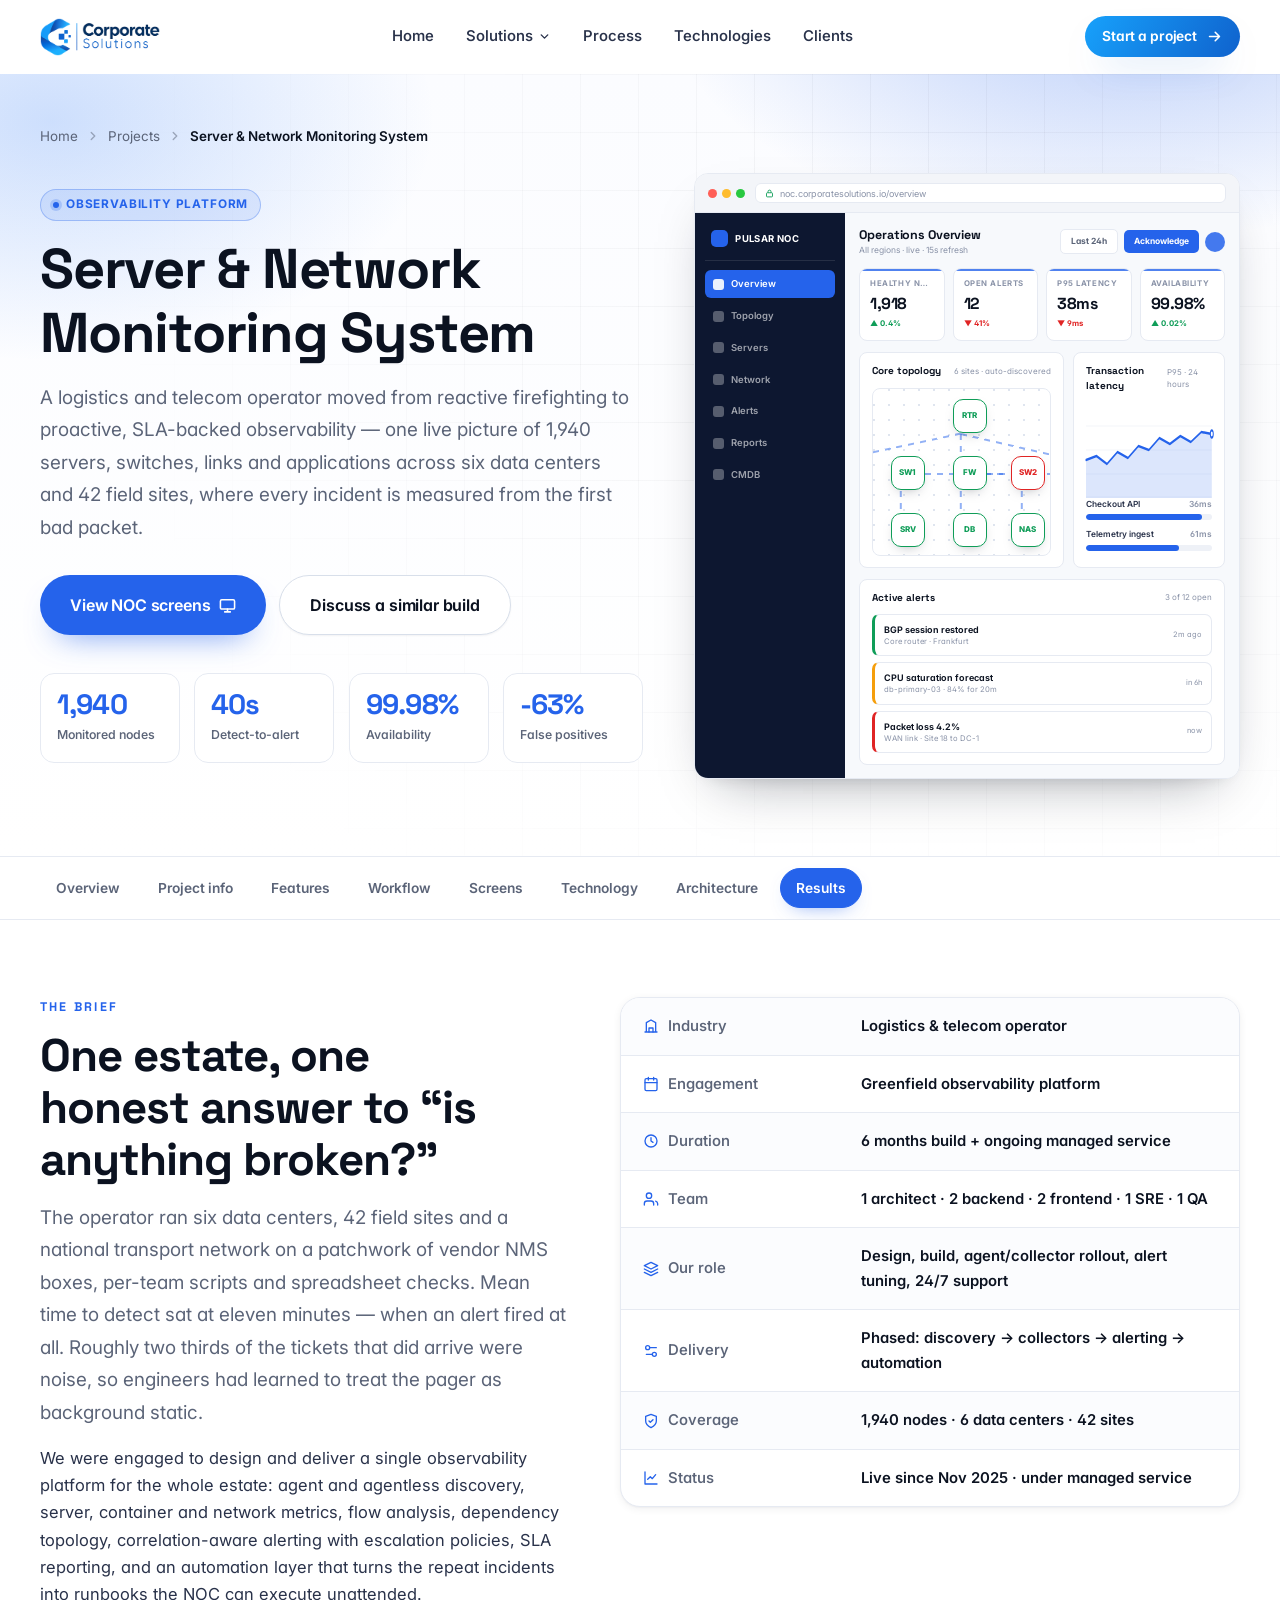
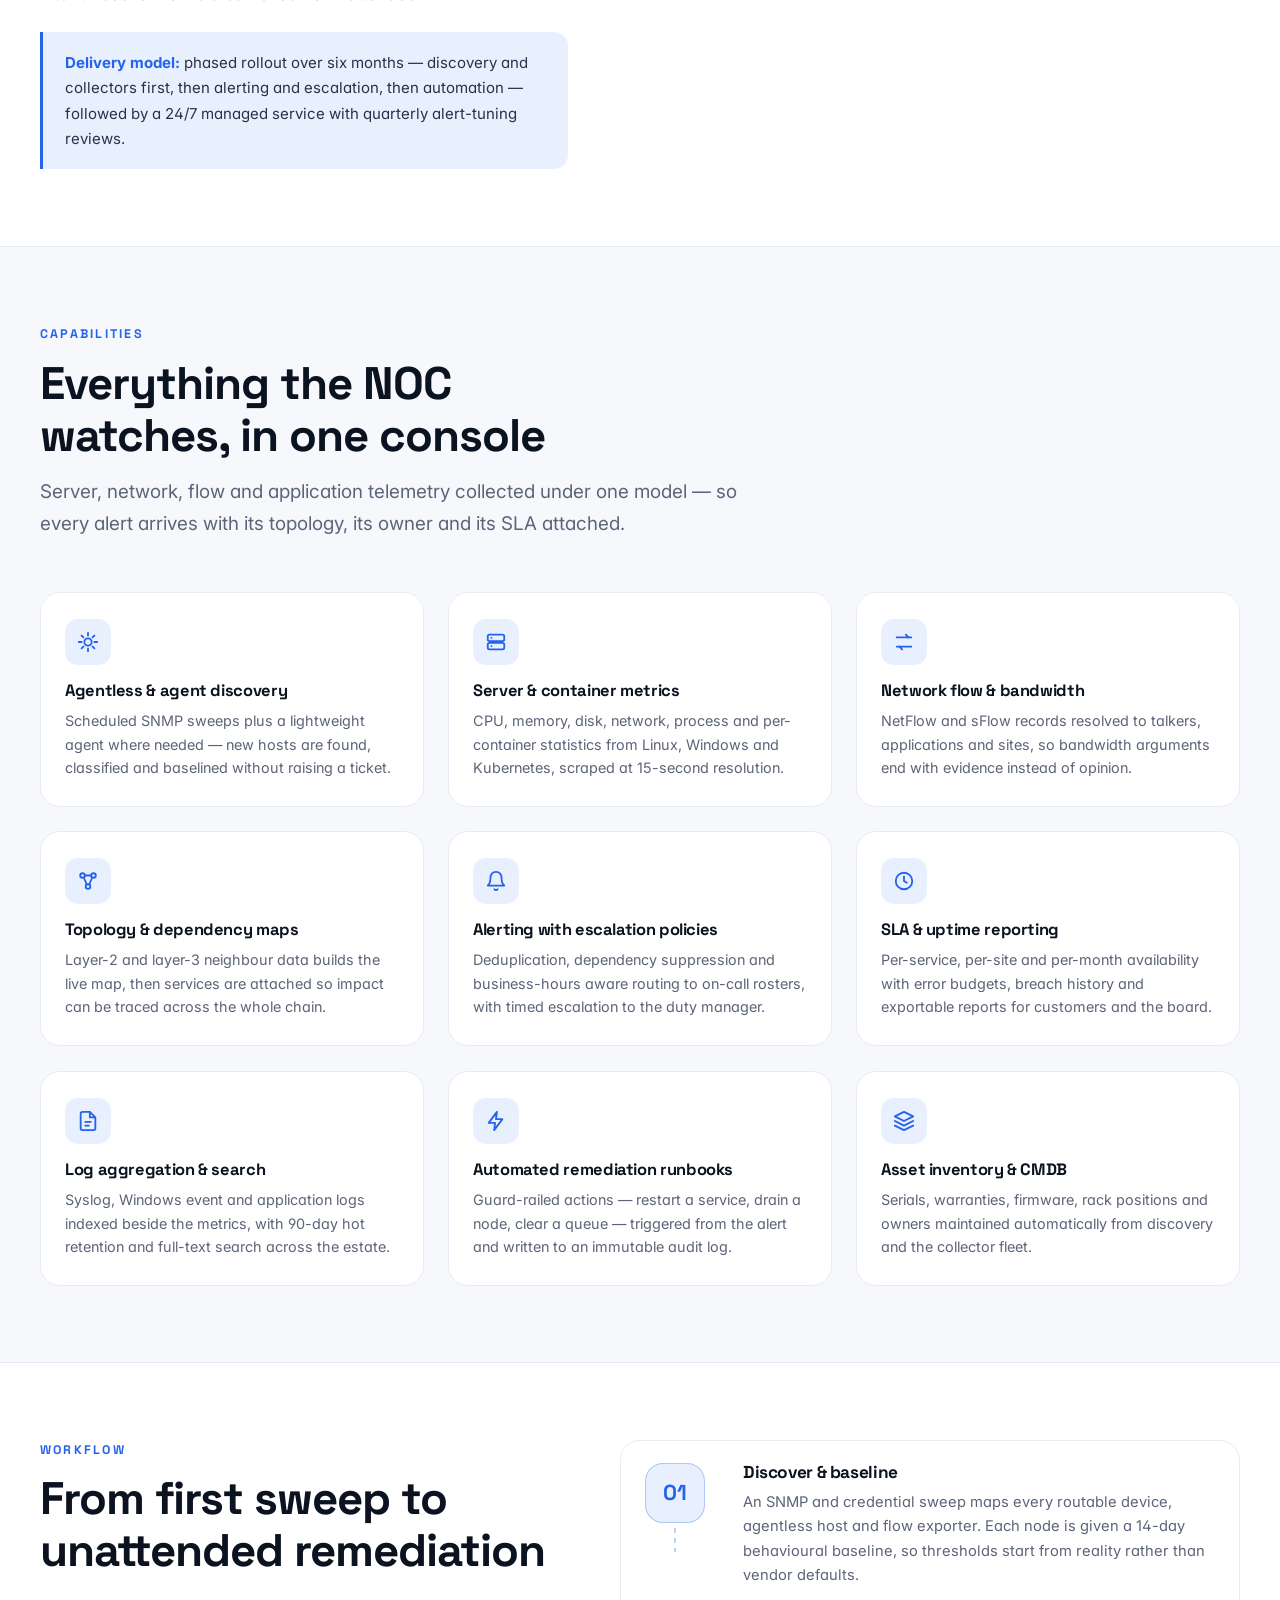
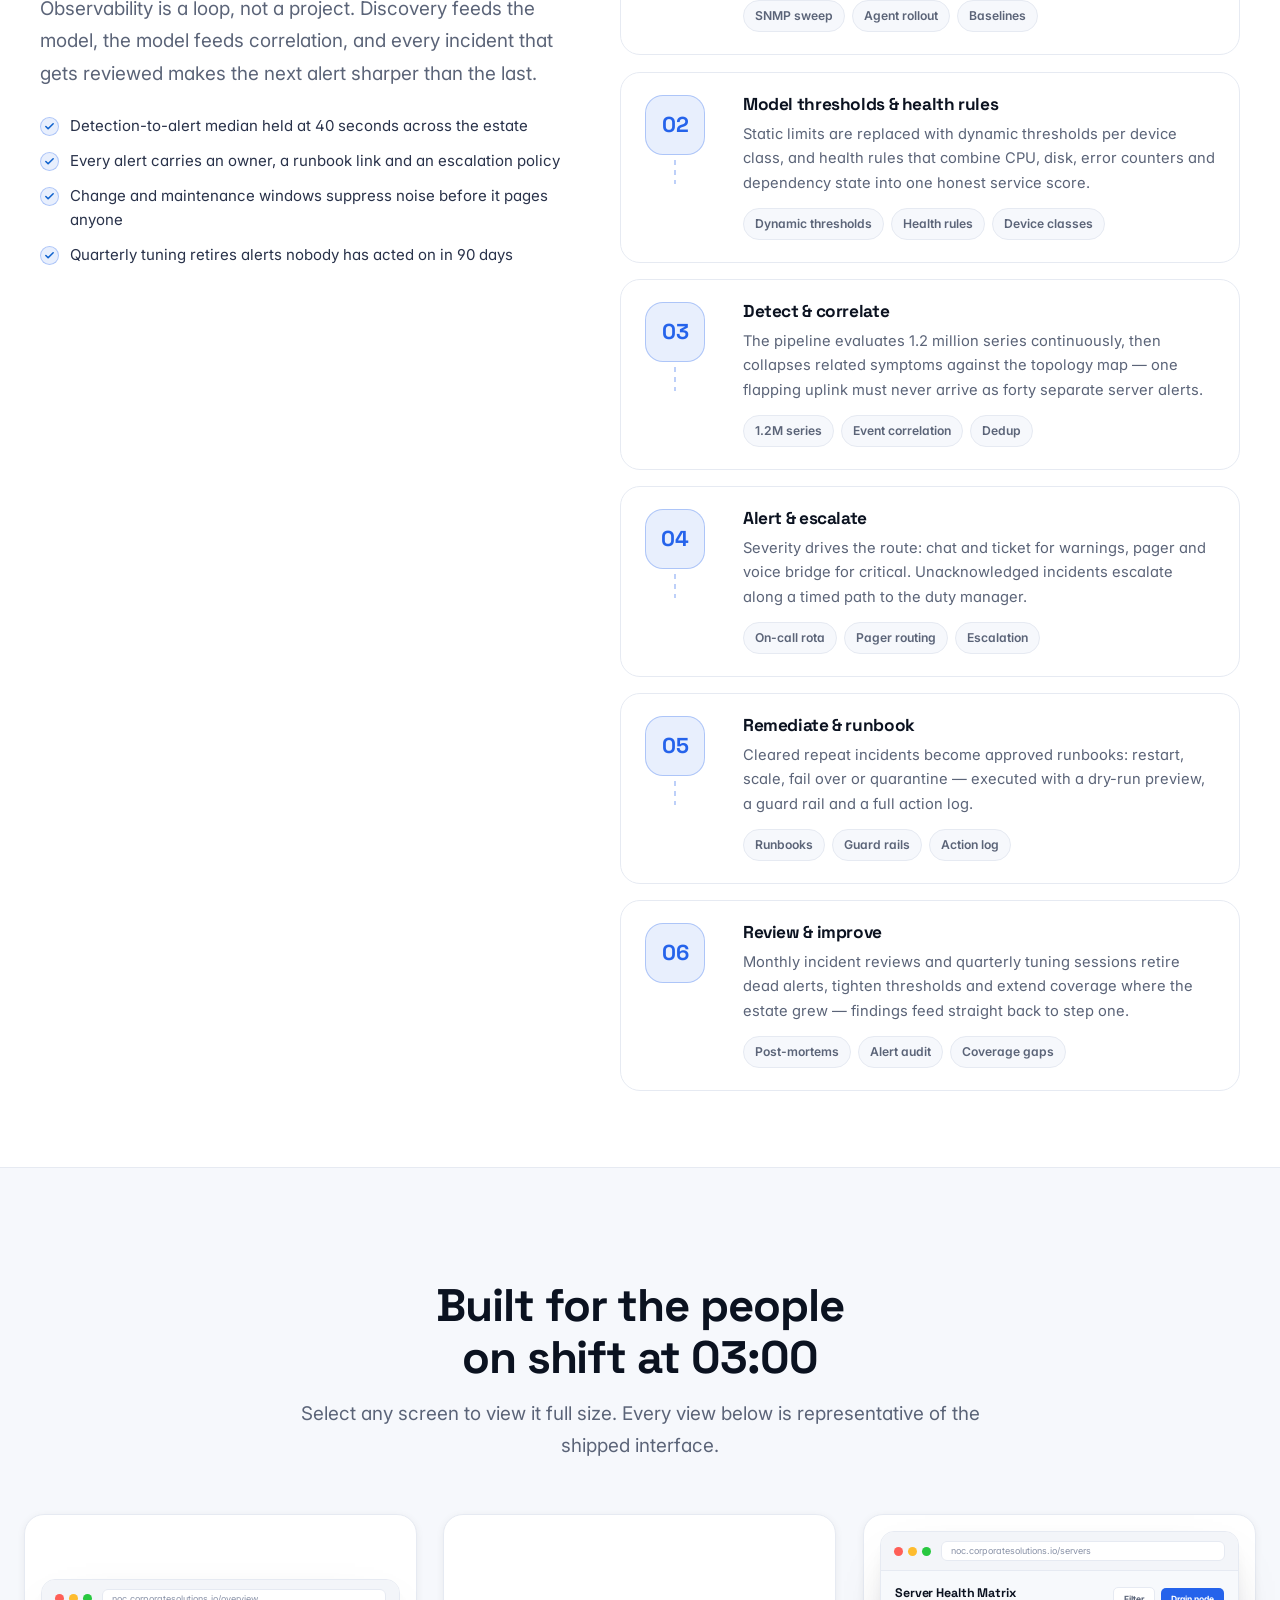
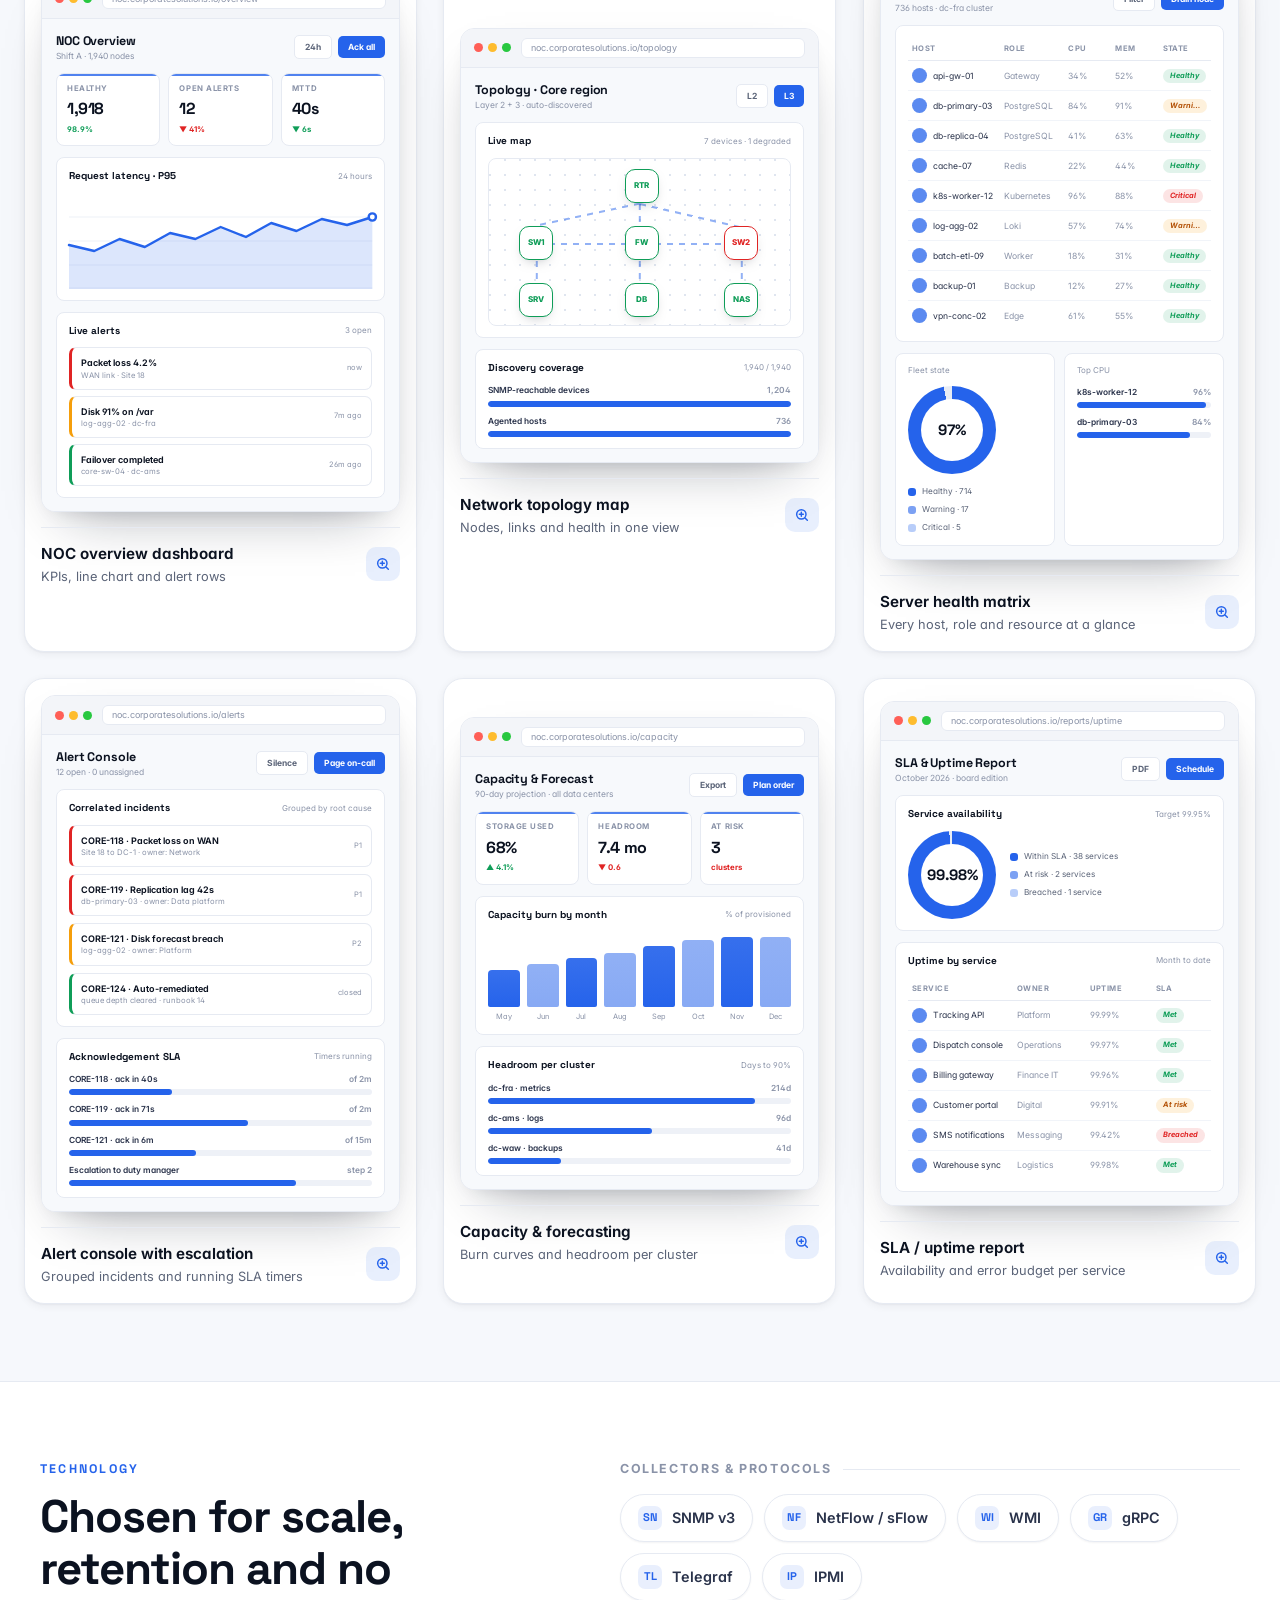
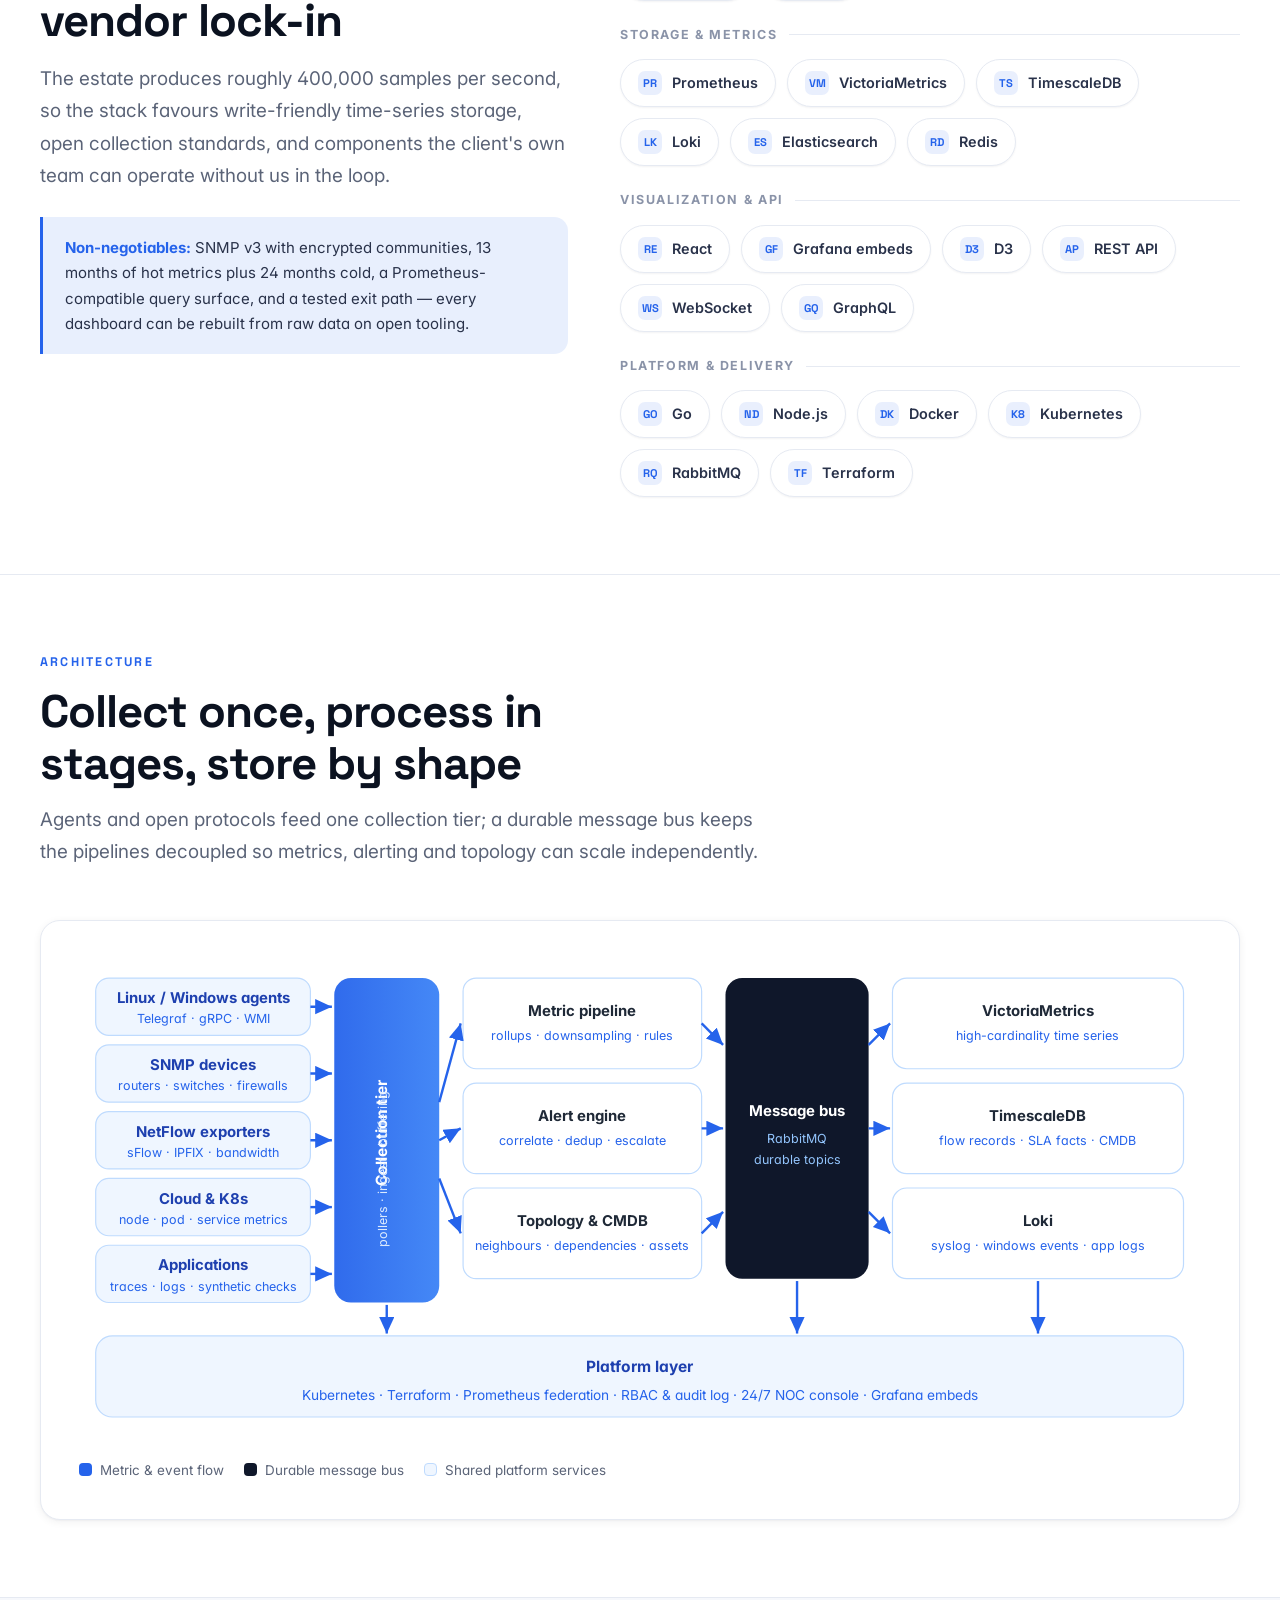
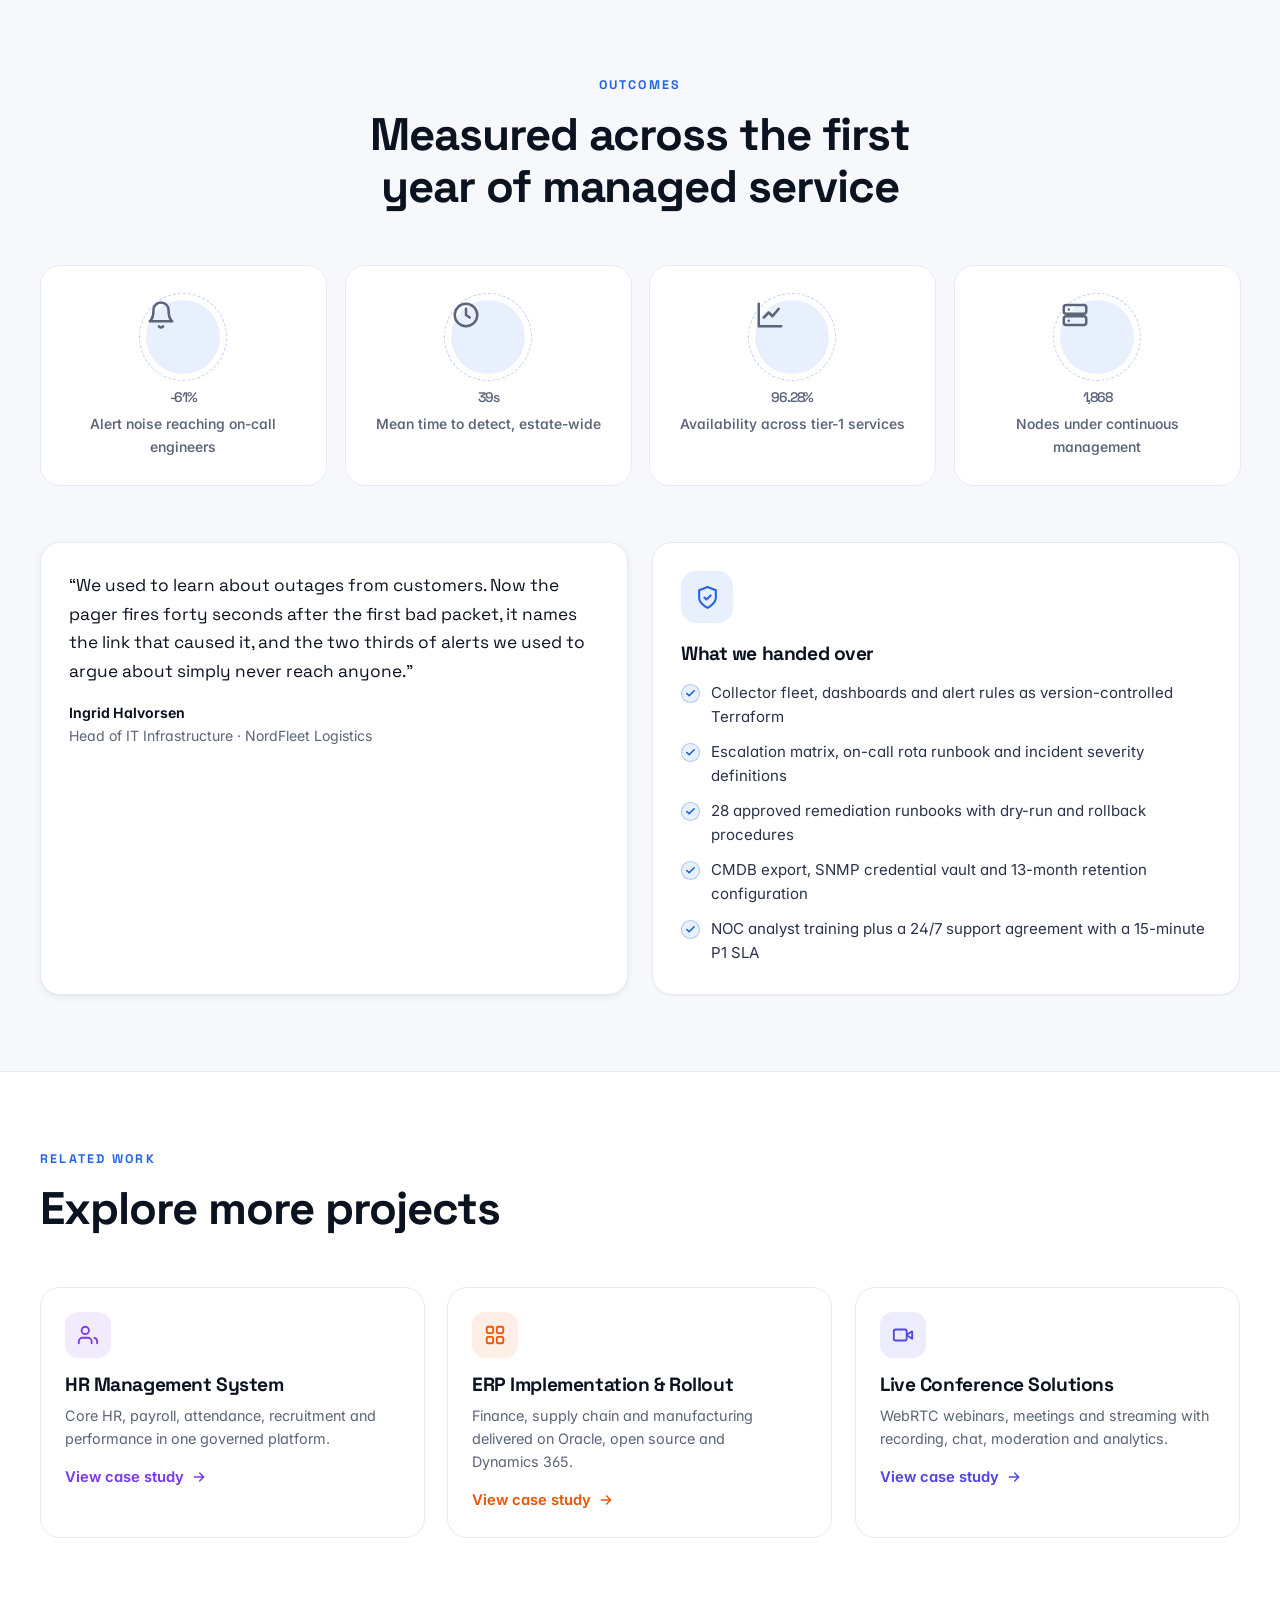
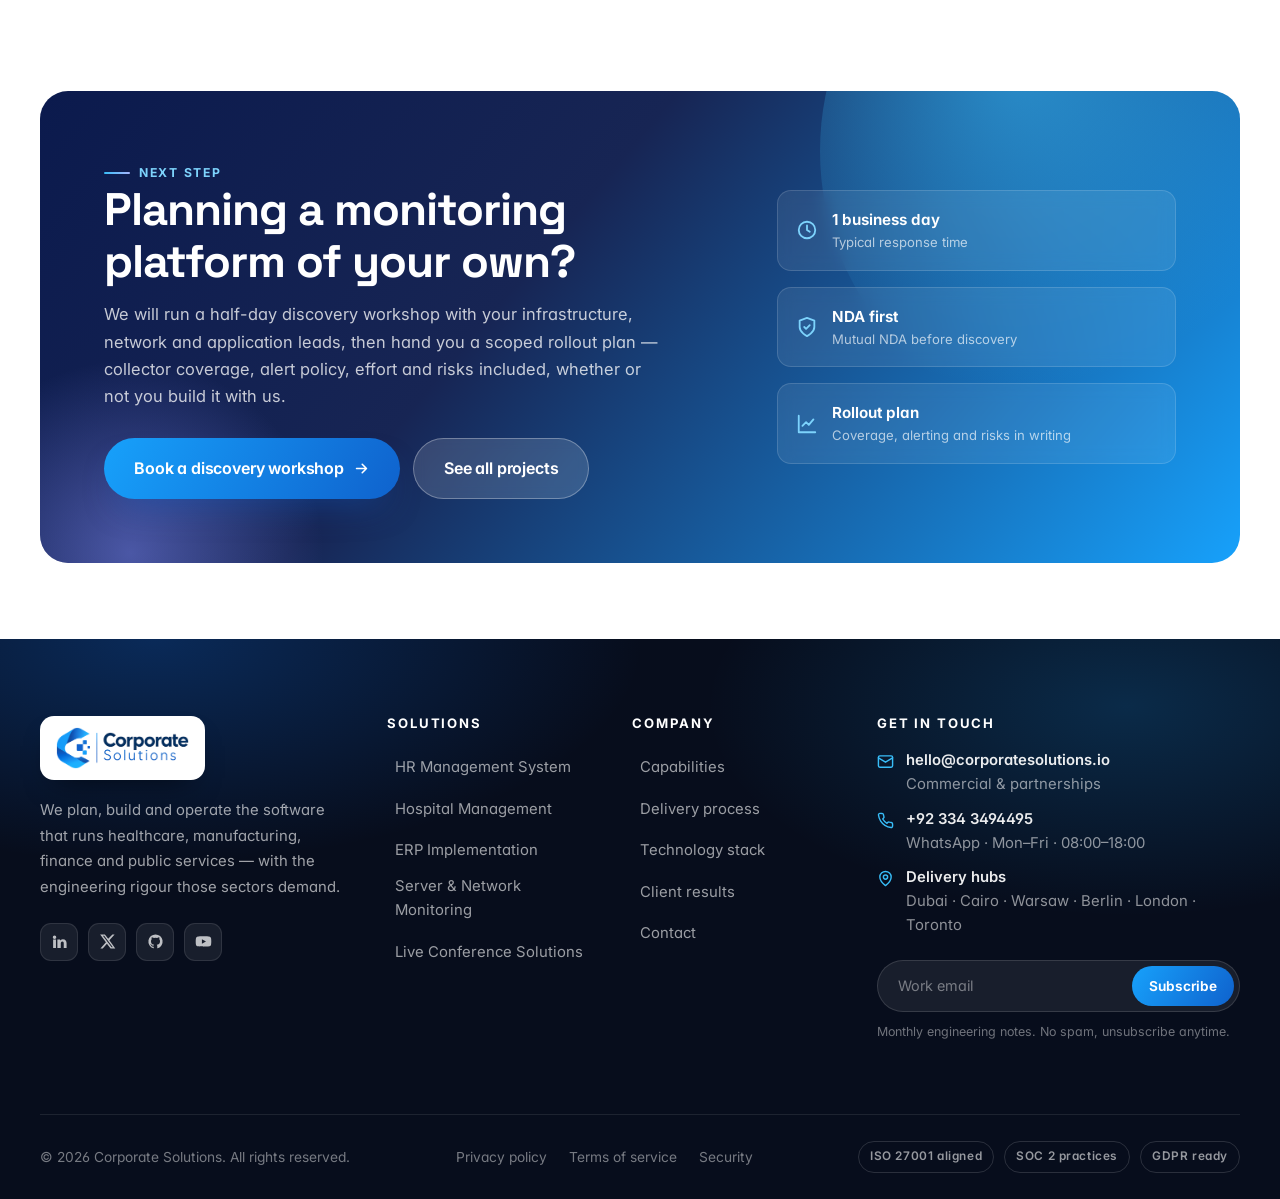
<file: v/projects/server-network-monitoring.html>
﻿<!DOCTYPE html>
<html lang="en">
<head>
<meta charset="UTF-8">
<meta name="viewport" content="width=device-width, initial-scale=1">
<title>Server &amp; Network Monitoring System — Corporate Solutions</title>
<meta name="description" content="Topology discovery, metrics, flow analysis and escalation-aware alerting: an SLA-backed observability platform covering 1,940 nodes across six data centers and 42 sites.">
<meta name="theme-color" content="#2563eb">
<link rel="icon" type="image/png" sizes="128x128" href="../assets/img/favicon.png">
<link rel="preconnect" href="https://fonts.googleapis.com">
<link rel="preconnect" href="https://fonts.gstatic.com" crossorigin>
<link href="https://fonts.googleapis.com/css2?family=Inter:wght@400;500;600;700&family=Space+Grotesk:wght@500;600;700&display=swap" rel="stylesheet">
<link rel="stylesheet" href="../assets/css/base.css">
<link rel="stylesheet" href="../assets/css/layout.css">
<link rel="stylesheet" href="../assets/css/project.css">
<link rel="stylesheet" href="../assets/css/mockups.css">
</head>
<body data-page="monitoring" style="--accent:#2563eb;--accent-2:#3b82f6;--accent-soft:rgba(37,99,235,.10);--accent-line:rgba(37,99,235,.30)">

<a class="skip-link" href="#main">Skip to content</a>

<header class="site-header">
  <div class="wrap">
    <a class="brand" href="../index.html" aria-label="Corporate Solutions home">
      <img class="brand__logo" src="../assets/img/logo.png" alt="Corporate Solutions" width="640" height="202" decoding="async">
    </a>

    <nav class="nav" aria-label="Primary">
      <a class="nav__link" data-nav="home" href="../index.html">Home</a>
      <div class="nav__item">
        <button class="nav__toggle" type="button" aria-haspopup="true">Solutions
          <svg viewBox="0 0 24 24" fill="none" stroke="currentColor" stroke-width="2.6" stroke-linecap="round" stroke-linejoin="round" aria-hidden="true"><path d="m6 9 6 6 6-6"/></svg>
        </button>
        <div class="dropdown" role="menu">
          <a class="dropdown__link" data-nav="hr" href="hr-system.html">
            <span class="dropdown__ico"><svg viewBox="0 0 24 24" fill="none" stroke="currentColor" stroke-width="2" stroke-linecap="round" stroke-linejoin="round"><path d="M16 21v-2a4 4 0 0 0-4-4H6a4 4 0 0 0-4 4v2"/><circle cx="9" cy="7" r="4"/><path d="M22 21v-2a4 4 0 0 0-3-3.87"/><path d="M16 3.13a4 4 0 0 1 0 7.75"/></svg></span>
            <span><strong>HR Management System</strong><span>Core HR, payroll, talent &amp; self-service</span></span>
          </a>
          <a class="dropdown__link" data-nav="hospital" href="hospital-management-system.html">
            <span class="dropdown__ico"><svg viewBox="0 0 24 24" fill="none" stroke="currentColor" stroke-width="2" stroke-linecap="round" stroke-linejoin="round"><path d="M12 6v4M14 8h-4"/><path d="M2 12h3l2-5 3 10 2-6 2 3h5"/><path d="M20 8v8a2 2 0 0 1-2 2H6a2 2 0 0 1-2-2V6a2 2 0 0 1 2-2h5"/></svg></span>
            <span><strong>Hospital Management</strong><span>EMR, OPD/IPD, lab, pharmacy &amp; billing</span></span>
          </a>
          <a class="dropdown__link" data-nav="erp" href="erp-implementation.html">
            <span class="dropdown__ico"><svg viewBox="0 0 24 24" fill="none" stroke="currentColor" stroke-width="2" stroke-linecap="round" stroke-linejoin="round"><rect x="3" y="3" width="7" height="7" rx="1.5"/><rect x="14" y="3" width="7" height="7" rx="1.5"/><rect x="3" y="14" width="7" height="7" rx="1.5"/><rect x="14" y="14" width="7" height="7" rx="1.5"/></svg></span>
            <span><strong>ERP Implementation</strong><span>Oracle · Open Source · MS Dynamics 365</span></span>
          </a>
          <a class="dropdown__link" data-nav="monitoring" href="server-network-monitoring.html">
            <span class="dropdown__ico"><svg viewBox="0 0 24 24" fill="none" stroke="currentColor" stroke-width="2" stroke-linecap="round" stroke-linejoin="round"><rect x="2" y="3" width="20" height="7" rx="2"/><rect x="2" y="14" width="20" height="7" rx="2"/><path d="M6 6.5h.01M6 17.5h.01"/></svg></span>
            <span><strong>Server &amp; Network Monitoring</strong><span>Metrics, topology, alerts &amp; SLA insight</span></span>
          </a>
          <a class="dropdown__link" data-nav="conference" href="live-conference-solutions.html">
            <span class="dropdown__ico"><svg viewBox="0 0 24 24" fill="none" stroke="currentColor" stroke-width="2" stroke-linecap="round" stroke-linejoin="round"><path d="m22 8-6 4 6 4V8Z"/><rect x="2" y="6" width="14" height="12" rx="2"/></svg></span>
            <span><strong>Live Conference Solutions</strong><span>WebRTC webinars, meetings &amp; streaming</span></span>
          </a>
          <a class="dropdown__link" href="../index.html#services">
            <span class="dropdown__ico"><svg viewBox="0 0 24 24" fill="none" stroke="currentColor" stroke-width="2" stroke-linecap="round" stroke-linejoin="round"><path d="M12 2 2 7l10 5 10-5-10-5Z"/><path d="m2 17 10 5 10-5M2 12l10 5 10-5"/></svg></span>
            <span><strong>Services &amp; Capabilities</strong><span>Consulting, build, integrate &amp; support</span></span>
          </a>
        </div>
      </div>
      <a class="nav__link" href="../index.html#process">Process</a>
      <a class="nav__link" href="../index.html#technologies">Technologies</a>
      <a class="nav__link" href="../index.html#testimonials">Clients</a>
    </nav>

    <div class="header__actions">
      <a class="btn btn--primary btn--sm" href="#contact">Start a project
        <svg viewBox="0 0 24 24" fill="none" stroke="currentColor" stroke-width="2.2" stroke-linecap="round" stroke-linejoin="round" aria-hidden="true"><path d="M5 12h14M13 6l6 6-6 6"/></svg>
      </a>
      <button class="burger" type="button" aria-label="Toggle navigation" aria-expanded="false"><span></span></button>
    </div>
  </div>
</header>

<div class="mobile-nav" id="mobileNav">
  <div class="mobile-nav__group">
    <div class="mobile-nav__label">Main</div>
    <a href="../index.html">Home</a>
    <a href="../index.html#services">Services</a>
    <a href="../index.html#process">Our process</a>
    <a href="../index.html#technologies">Technologies</a>
    <a href="../index.html#testimonials">Clients</a>
  </div>
  <div class="mobile-nav__group">
    <div class="mobile-nav__label">Solutions</div>
    <a href="hr-system.html"><span class="dropdown__ico"><svg viewBox="0 0 24 24" fill="none" stroke="currentColor" stroke-width="2"><path d="M16 21v-2a4 4 0 0 0-4-4H6a4 4 0 0 0-4 4v2"/><circle cx="9" cy="7" r="4"/></svg></span>HR Management System</a>
    <a href="hospital-management-system.html"><span class="dropdown__ico"><svg viewBox="0 0 24 24" fill="none" stroke="currentColor" stroke-width="2" stroke-linecap="round"><path d="M12 6v4M14 8h-4"/><path d="M2 12h3l2-5 3 10 2-6 2 3h5"/></svg></span>Hospital Management</a>
    <a href="erp-implementation.html"><span class="dropdown__ico"><svg viewBox="0 0 24 24" fill="none" stroke="currentColor" stroke-width="2"><rect x="3" y="3" width="7" height="7" rx="1.5"/><rect x="14" y="3" width="7" height="7" rx="1.5"/><rect x="3" y="14" width="7" height="7" rx="1.5"/><rect x="14" y="14" width="7" height="7" rx="1.5"/></svg></span>ERP Implementation</a>
    <a data-nav="monitoring" href="server-network-monitoring.html"><span class="dropdown__ico"><svg viewBox="0 0 24 24" fill="none" stroke="currentColor" stroke-width="2"><rect x="2" y="3" width="20" height="7" rx="2"/><rect x="2" y="14" width="20" height="7" rx="2"/></svg></span>Server &amp; Network Monitoring</a>
    <a href="live-conference-solutions.html"><span class="dropdown__ico"><svg viewBox="0 0 24 24" fill="none" stroke="currentColor" stroke-width="2" stroke-linejoin="round"><path d="m22 8-6 4 6 4V8Z"/><rect x="2" y="6" width="14" height="12" rx="2"/></svg></span>Live Conference Solutions</a>
  </div>
  <a class="btn btn--primary" href="#contact">Start a project</a>
</div>

<main id="main" class="page-enter">

<!-- ============ HERO ============ -->
<section class="p-hero">
  <div class="p-hero__mesh"></div>
  <div class="wrap">
    <nav class="breadcrumb" aria-label="Breadcrumb">
      <a href="../index.html">Home</a>
      <svg viewBox="0 0 24 24" fill="none" stroke="currentColor" stroke-width="2.4" stroke-linecap="round" stroke-linejoin="round"><path d="m9 18 6-6-6-6"/></svg>
      <a href="../index.html#work">Projects</a>
      <svg viewBox="0 0 24 24" fill="none" stroke="currentColor" stroke-width="2.4" stroke-linecap="round" stroke-linejoin="round"><path d="m9 18 6-6-6-6"/></svg>
      <span aria-current="page">Server &amp; Network Monitoring System</span>
    </nav>

    <div class="p-hero__inner">
      <div class="p-hero__copy">
        <span class="badge badge--dot reveal">Observability Platform</span>
        <h1 class="reveal" style="--d:.06s">Server &amp; Network Monitoring System</h1>
        <p class="lede reveal" style="--d:.12s">
          A logistics and telecom operator moved from reactive firefighting to proactive,
          SLA-backed observability — one live picture of 1,940 servers, switches, links and
          applications across six data centers and 42 field sites, where every incident is
          measured from the first bad packet.
        </p>

        <div class="p-hero__actions reveal" style="--d:.18s">
          <a class="btn btn--accent btn--lg" href="#screens">
            View NOC screens
            <svg viewBox="0 0 24 24" fill="none" stroke="currentColor" stroke-width="2.2" stroke-linecap="round" stroke-linejoin="round"><rect x="2" y="4" width="20" height="13" rx="2"/><path d="M8 21h8M12 17v4"/></svg>
          </a>
          <a class="btn btn--ghost btn--lg" href="#contact">Discuss a similar build</a>
        </div>

        <div class="p-hero__metrics" data-stagger=".07">
          <div class="p-hero__metric reveal"><b>1,940</b><span>Monitored nodes</span></div>
          <div class="p-hero__metric reveal"><b>40s</b><span>Detect-to-alert</span></div>
          <div class="p-hero__metric reveal"><b>99.98%</b><span>Availability</span></div>
          <div class="p-hero__metric reveal"><b>-63%</b><span>False positives</span></div>
        </div>
      </div>

      <div class="p-hero__visual reveal-scale" style="--d:.22s">
        <div class="mock">
          <div class="mock__bar">
            <span class="mock__dots"><i></i><i></i><i></i></span>
            <span class="mock__url">
              <svg viewBox="0 0 24 24" fill="none" stroke="currentColor" stroke-width="2.4"><rect x="4" y="10" width="16" height="11" rx="2"/><path d="M8 10V7a4 4 0 0 1 8 0v3"/></svg>
              noc.corporatesolutions.io/overview
            </span>
          </div>
          <div class="mock__app mock__app--wide">
            <aside class="mock__side">
              <span class="m-logo"><i></i><b>PULSAR NOC</b></span>
              <span class="m-nav is-on"><i></i><span>Overview</span></span>
              <span class="m-nav"><i></i><span>Topology</span></span>
              <span class="m-nav"><i></i><span>Servers</span></span>
              <span class="m-nav"><i></i><span>Network</span></span>
              <span class="m-nav"><i></i><span>Alerts</span></span>
              <span class="m-nav"><i></i><span>Reports</span></span>
              <span class="m-nav"><i></i><span>CMDB</span></span>
            </aside>
            <div class="mock__main">
              <div class="m-top">
                <div><h6>Operations Overview</h6><p>All regions · live · 15s refresh</p></div>
                <div class="m-top__acts">
                  <span class="m-btn m-btn--ghost">Last 24h</span>
                  <span class="m-btn">Acknowledge</span>
                  <span class="m-avatar"></span>
                </div>
              </div>

              <div class="m-kpis">
                <div class="m-kpi"><span>Healthy nodes</span><b>1,918</b><em>▲ 0.4%</em></div>
                <div class="m-kpi"><span>Open alerts</span><b>12</b><em class="down">▼ 41%</em></div>
                <div class="m-kpi"><span>P95 latency</span><b>38ms</b><em class="down">▼ 9ms</em></div>
                <div class="m-kpi"><span>Availability</span><b>99.98%</b><em>▲ 0.02%</em></div>
              </div>

              <div class="m-row-2">
                <div class="m-panel">
                  <div class="m-panel__h"><b>Core topology</b><span>6 sites · auto-discovered</span></div>
                  <div class="m-topo">
                    <span class="m-edge" style="left:50%;top:44px;width:23px;transform:rotate(90deg)"></span>
                    <span class="m-edge" style="left:50%;top:44px;width:107px;transform:rotate(168deg)"></span>
                    <span class="m-edge" style="left:50%;top:44px;width:102px;transform:rotate(13deg)"></span>
                    <span class="m-edge" style="left:16%;top:84px;width:105px;transform:rotate(0deg)"></span>
                    <span class="m-edge" style="left:51%;top:84px;width:99px;transform:rotate(0deg)"></span>
                    <span class="m-edge" style="left:16%;top:101px;width:23px;transform:rotate(90deg)"></span>
                    <span class="m-edge" style="left:50%;top:101px;width:23px;transform:rotate(90deg)"></span>
                    <span class="m-edge" style="left:84%;top:101px;width:23px;transform:rotate(90deg)"></span>
                    <div class="m-node ok" style="left:45%;top:10px">RTR</div>
                    <div class="m-node ok" style="left:10%;top:67px">SW1</div>
                    <div class="m-node ok" style="left:45%;top:67px">FW</div>
                    <div class="m-node bad" style="left:78%;top:67px">SW2</div>
                    <div class="m-node ok" style="left:10%;top:124px">SRV</div>
                    <div class="m-node ok" style="left:45%;top:124px">DB</div>
                    <div class="m-node ok" style="left:78%;top:124px">NAS</div>
                  </div>
                </div>
                <div class="m-panel">
                  <div class="m-panel__h"><b>Transaction latency</b><span>P95 · 24 hours</span></div>
                  <svg class="m-line" viewBox="0 0 300 96" preserveAspectRatio="none" aria-hidden="true">
                    <g class="grid"><line x1="0" y1="24" x2="300" y2="24"/><line x1="0" y1="48" x2="300" y2="48"/><line x1="0" y1="72" x2="300" y2="72"/><line x1="0" y1="95" x2="300" y2="95"/></g>
                    <path class="area" d="M0,58 L25,54 L50,62 L75,50 L100,56 L125,44 L150,48 L175,36 L200,42 L225,34 L250,40 L275,30 L300,32 L300,96 L0,96 Z"/>
                    <path class="stroke" d="M0,58 L25,54 L50,62 L75,50 L100,56 L125,44 L150,48 L175,36 L200,42 L225,34 L250,40 L275,30 L300,32"/>
                    <circle class="pt" cx="300" cy="32" r="3.6"/>
                  </svg>
                  <div class="m-prog">
                    <div class="m-prog__i"><span>Checkout API <em>36ms</em></span><i><b style="--w:92%"></b></i></div>
                    <div class="m-prog__i"><span>Telemetry ingest <em>61ms</em></span><i><b style="--w:74%"></b></i></div>
                  </div>
                </div>
              </div>

              <div class="m-panel">
                <div class="m-panel__h"><b>Active alerts</b><span>3 of 12 open</span></div>
                <div class="m-alert ok"><span><b>BGP session restored</b><span>Core router · Frankfurt</span></span><span class="t">2m ago</span></div>
                <div class="m-alert warn" style="margin-top:6px"><span><b>CPU saturation forecast</b><span>db-primary-03 · 84% for 20m</span></span><span class="t">in 6h</span></div>
                <div class="m-alert crit" style="margin-top:6px"><span><b>Packet loss 4.2%</b><span>WAN link · Site 18 to DC-1</span></span><span class="t">now</span></div>
              </div>
            </div>
          </div>
        </div>
      </div>
    </div>
  </div>
</section>

<!-- ============ SUBNAV ============ -->
<nav class="subnav" aria-label="On this page">
  <div class="wrap subnav__inner">
    <a href="#overview" class="is-active">Overview</a>
    <a href="#information">Project info</a>
    <a href="#features">Features</a>
    <a href="#workflow">Workflow</a>
    <a href="#screens">Screens</a>
    <a href="#technology">Technology</a>
    <a href="#architecture">Architecture</a>
    <a href="#results">Results</a>
  </div>
</nav>

<!-- ============ OVERVIEW ============ -->
<section class="p-section" id="overview">
  <div class="wrap">
    <div class="split">
      <div>
        <div class="overline reveal">The brief</div>
        <h2 class="reveal" style="--d:.05s">One estate, one honest answer to &ldquo;is anything broken?&rdquo;</h2>
        <p class="lede reveal mt-16" style="--d:.1s">
          The operator ran six data centers, 42 field sites and a national transport
          network on a patchwork of vendor NMS boxes, per-team scripts and spreadsheet
          checks. Mean time to detect sat at eleven minutes &mdash; when an alert fired at
          all. Roughly two thirds of the tickets that did arrive were noise, so engineers
          had learned to treat the pager as background static.
        </p>
        <p class="reveal mt-16" style="--d:.16s">
          We were engaged to design and deliver a single observability platform for the
          whole estate: agent and agentless discovery, server, container and network
          metrics, flow analysis, dependency topology, correlation-aware alerting with
          escalation policies, SLA reporting, and an automation layer that turns the repeat
          incidents into runbooks the NOC can execute unattended.
        </p>

        <div class="note reveal mt-24" style="--d:.2s">
          <b>Delivery model:</b> phased rollout over six months &mdash; discovery and
          collectors first, then alerting and escalation, then automation &mdash; followed
          by a 24/7 managed service with quarterly alert-tuning reviews.
        </div>
      </div>

      <div class="split__sticky">
        <dl class="spec reveal" id="information">
          <div class="spec__row">
            <dt><svg viewBox="0 0 24 24" fill="none" stroke="currentColor" stroke-width="2" stroke-linecap="round" stroke-linejoin="round"><path d="M3 21h18M5 21V7l7-4 7 4v14"/><path d="M9 21v-6h6v6"/></svg>Industry</dt>
            <dd>Logistics &amp; telecom operator</dd>
          </div>
          <div class="spec__row">
            <dt><svg viewBox="0 0 24 24" fill="none" stroke="currentColor" stroke-width="2" stroke-linecap="round" stroke-linejoin="round"><rect x="3" y="4" width="18" height="18" rx="2"/><path d="M16 2v4M8 2v4M3 10h18"/></svg>Engagement</dt>
            <dd>Greenfield observability platform</dd>
          </div>
          <div class="spec__row">
            <dt><svg viewBox="0 0 24 24" fill="none" stroke="currentColor" stroke-width="2" stroke-linecap="round" stroke-linejoin="round"><circle cx="12" cy="12" r="9"/><path d="M12 7v5l3 2"/></svg>Duration</dt>
            <dd>6 months build + ongoing managed service</dd>
          </div>
          <div class="spec__row">
            <dt><svg viewBox="0 0 24 24" fill="none" stroke="currentColor" stroke-width="2" stroke-linecap="round" stroke-linejoin="round"><path d="M16 21v-2a4 4 0 0 0-4-4H6a4 4 0 0 0-4 4v2"/><circle cx="9" cy="7" r="4"/><path d="M22 21v-2a4 4 0 0 0-3-3.87"/></svg>Team</dt>
            <dd>1 architect · 2 backend · 2 frontend · 1 SRE · 1 QA</dd>
          </div>
          <div class="spec__row">
            <dt><svg viewBox="0 0 24 24" fill="none" stroke="currentColor" stroke-width="2" stroke-linecap="round" stroke-linejoin="round"><path d="M12 2 2 7l10 5 10-5-10-5Z"/><path d="m2 17 10 5 10-5M2 12l10 5 10-5"/></svg>Our role</dt>
            <dd>Design, build, agent/collector rollout, alert tuning, 24/7 support</dd>
          </div>
          <div class="spec__row">
            <dt><svg viewBox="0 0 24 24" fill="none" stroke="currentColor" stroke-width="2" stroke-linecap="round" stroke-linejoin="round"><path d="M20 7h-9M14 17H5"/><circle cx="17" cy="17" r="3"/><circle cx="7" cy="7" r="3"/></svg>Delivery</dt>
            <dd>Phased: discovery → collectors → alerting → automation</dd>
          </div>
          <div class="spec__row">
            <dt><svg viewBox="0 0 24 24" fill="none" stroke="currentColor" stroke-width="2" stroke-linecap="round" stroke-linejoin="round"><path d="M12 22s8-4 8-10V5l-8-3-8 3v7c0 6 8 10 8 10Z"/><path d="m9 12 2 2 4-4"/></svg>Coverage</dt>
            <dd>1,940 nodes · 6 data centers · 42 sites</dd>
          </div>
          <div class="spec__row">
            <dt><svg viewBox="0 0 24 24" fill="none" stroke="currentColor" stroke-width="2" stroke-linecap="round" stroke-linejoin="round"><path d="M3 3v18h18"/><path d="m7 14 4-4 3 3 5-6"/></svg>Status</dt>
            <dd>Live since Nov 2025 · under managed service</dd>
          </div>
        </dl>
      </div>
    </div>
  </div>
</section>

<!-- ============ FEATURES ============ -->
<section class="p-section p-section--alt" id="features">
  <div class="wrap">
    <div class="section-head">
      <div class="overline reveal">Capabilities</div>
      <h2 class="reveal" style="--d:.05s">Everything the NOC watches, in one console</h2>
      <p class="lede reveal" style="--d:.1s">Server, network, flow and application telemetry collected under one model &mdash; so every alert arrives with its topology, its owner and its SLA attached.</p>
    </div>

    <div class="grid features" data-stagger=".06">
      <article class="feature reveal">
        <span class="feature__ico"><svg viewBox="0 0 24 24" fill="none" stroke="currentColor" stroke-width="2" stroke-linecap="round" stroke-linejoin="round"><circle cx="12" cy="12" r="4"/><path d="M12 2v3M12 19v3M2 12h3M19 12h3M5 5l2 2M17 17l2 2M19 5l-2 2M7 17l-2 2"/></svg></span>
        <h4>Agentless &amp; agent discovery</h4>
        <p>Scheduled SNMP sweeps plus a lightweight agent where needed &mdash; new hosts are found, classified and baselined without raising a ticket.</p>
      </article>
      <article class="feature reveal">
        <span class="feature__ico"><svg viewBox="0 0 24 24" fill="none" stroke="currentColor" stroke-width="2" stroke-linecap="round" stroke-linejoin="round"><rect x="3" y="4" width="18" height="7" rx="2"/><rect x="3" y="13" width="18" height="7" rx="2"/><path d="M7 7.5h.01M7 16.5h.01"/></svg></span>
        <h4>Server &amp; container metrics</h4>
        <p>CPU, memory, disk, network, process and per-container statistics from Linux, Windows and Kubernetes, scraped at 15-second resolution.</p>
      </article>
      <article class="feature reveal">
        <span class="feature__ico"><svg viewBox="0 0 24 24" fill="none" stroke="currentColor" stroke-width="2" stroke-linecap="round" stroke-linejoin="round"><path d="M4 7h13l-3-3M20 17H7l3 3"/><path d="M4 17h3M17 7h3"/></svg></span>
        <h4>Network flow &amp; bandwidth</h4>
        <p>NetFlow and sFlow records resolved to talkers, applications and sites, so bandwidth arguments end with evidence instead of opinion.</p>
      </article>
      <article class="feature reveal">
        <span class="feature__ico"><svg viewBox="0 0 24 24" fill="none" stroke="currentColor" stroke-width="2" stroke-linecap="round" stroke-linejoin="round"><circle cx="6" cy="6" r="2.5"/><circle cx="18" cy="6" r="2.5"/><circle cx="12" cy="18" r="2.5"/><path d="M8.5 6h7M7.4 8.2l3.2 7.6M16.6 8.2l-3.2 7.6"/></svg></span>
        <h4>Topology &amp; dependency maps</h4>
        <p>Layer-2 and layer-3 neighbour data builds the live map, then services are attached so impact can be traced across the whole chain.</p>
      </article>
      <article class="feature reveal">
        <span class="feature__ico"><svg viewBox="0 0 24 24" fill="none" stroke="currentColor" stroke-width="2" stroke-linecap="round" stroke-linejoin="round"><path d="M18 8a6 6 0 1 0-12 0c0 7-3 9-3 9h18s-3-2-3-9"/><path d="M13.7 21a2 2 0 0 1-3.4 0"/></svg></span>
        <h4>Alerting with escalation policies</h4>
        <p>Deduplication, dependency suppression and business-hours aware routing to on-call rosters, with timed escalation to the duty manager.</p>
      </article>
      <article class="feature reveal">
        <span class="feature__ico"><svg viewBox="0 0 24 24" fill="none" stroke="currentColor" stroke-width="2" stroke-linecap="round" stroke-linejoin="round"><circle cx="12" cy="12" r="9"/><path d="M12 7v5l3 2"/></svg></span>
        <h4>SLA &amp; uptime reporting</h4>
        <p>Per-service, per-site and per-month availability with error budgets, breach history and exportable reports for customers and the board.</p>
      </article>
      <article class="feature reveal">
        <span class="feature__ico"><svg viewBox="0 0 24 24" fill="none" stroke="currentColor" stroke-width="2" stroke-linecap="round" stroke-linejoin="round"><path d="M14 2H6a2 2 0 0 0-2 2v16a2 2 0 0 0 2 2h12a2 2 0 0 0 2-2V8Z"/><path d="M14 2v6h6M9 13h6M9 17h4"/></svg></span>
        <h4>Log aggregation &amp; search</h4>
        <p>Syslog, Windows event and application logs indexed beside the metrics, with 90-day hot retention and full-text search across the estate.</p>
      </article>
      <article class="feature reveal">
        <span class="feature__ico"><svg viewBox="0 0 24 24" fill="none" stroke="currentColor" stroke-width="2" stroke-linecap="round" stroke-linejoin="round"><path d="M13 2 4 14h7l-1 8 9-12h-7l1-8Z"/></svg></span>
        <h4>Automated remediation runbooks</h4>
        <p>Guard-railed actions &mdash; restart a service, drain a node, clear a queue &mdash; triggered from the alert and written to an immutable audit log.</p>
      </article>
      <article class="feature reveal">
        <span class="feature__ico"><svg viewBox="0 0 24 24" fill="none" stroke="currentColor" stroke-width="2" stroke-linecap="round" stroke-linejoin="round"><path d="M12 2 2 7l10 5 10-5-10-5Z"/><path d="m2 17 10 5 10-5M2 12l10 5 10-5"/></svg></span>
        <h4>Asset inventory &amp; CMDB</h4>
        <p>Serials, warranties, firmware, rack positions and owners maintained automatically from discovery and the collector fleet.</p>
      </article>
    </div>
  </div>
</section>

<!-- ============ WORKFLOW ============ -->
<section class="p-section" id="workflow">
  <div class="wrap">
    <div class="split">
      <div class="split__sticky">
        <div class="overline reveal">Workflow</div>
        <h2 class="reveal" style="--d:.05s">From first sweep to unattended remediation</h2>
        <p class="lede reveal mt-16" style="--d:.1s">
          Observability is a loop, not a project. Discovery feeds the model, the model
          feeds correlation, and every incident that gets reviewed makes the next alert
          sharper than the last.
        </p>
        <ul class="check-list reveal mt-24" style="--d:.16s">
          <li>Detection-to-alert median held at 40 seconds across the estate</li>
          <li>Every alert carries an owner, a runbook link and an escalation policy</li>
          <li>Change and maintenance windows suppress noise before it pages anyone</li>
          <li>Quarterly tuning retires alerts nobody has acted on in 90 days</li>
        </ul>
      </div>

      <div class="flow" data-stagger=".07">
        <div class="flow__item reveal">
          <span class="flow__num">01</span>
          <div class="flow__body">
            <h4>Discover &amp; baseline</h4>
            <p>An SNMP and credential sweep maps every routable device, agentless host and flow exporter. Each node is given a 14-day behavioural baseline, so thresholds start from reality rather than vendor defaults.</p>
            <div class="flow__tags"><span class="tag">SNMP sweep</span><span class="tag">Agent rollout</span><span class="tag">Baselines</span></div>
          </div>
        </div>
        <div class="flow__item reveal">
          <span class="flow__num">02</span>
          <div class="flow__body">
            <h4>Model thresholds &amp; health rules</h4>
            <p>Static limits are replaced with dynamic thresholds per device class, and health rules that combine CPU, disk, error counters and dependency state into one honest service score.</p>
            <div class="flow__tags"><span class="tag">Dynamic thresholds</span><span class="tag">Health rules</span><span class="tag">Device classes</span></div>
          </div>
        </div>
        <div class="flow__item reveal">
          <span class="flow__num">03</span>
          <div class="flow__body">
            <h4>Detect &amp; correlate</h4>
            <p>The pipeline evaluates 1.2 million series continuously, then collapses related symptoms against the topology map &mdash; one flapping uplink must never arrive as forty separate server alerts.</p>
            <div class="flow__tags"><span class="tag">1.2M series</span><span class="tag">Event correlation</span><span class="tag">Dedup</span></div>
          </div>
        </div>
        <div class="flow__item reveal">
          <span class="flow__num">04</span>
          <div class="flow__body">
            <h4>Alert &amp; escalate</h4>
            <p>Severity drives the route: chat and ticket for warnings, pager and voice bridge for critical. Unacknowledged incidents escalate along a timed path to the duty manager.</p>
            <div class="flow__tags"><span class="tag">On-call rota</span><span class="tag">Pager routing</span><span class="tag">Escalation</span></div>
          </div>
        </div>
        <div class="flow__item reveal">
          <span class="flow__num">05</span>
          <div class="flow__body">
            <h4>Remediate &amp; runbook</h4>
            <p>Cleared repeat incidents become approved runbooks: restart, scale, fail over or quarantine &mdash; executed with a dry-run preview, a guard rail and a full action log.</p>
            <div class="flow__tags"><span class="tag">Runbooks</span><span class="tag">Guard rails</span><span class="tag">Action log</span></div>
          </div>
        </div>
        <div class="flow__item reveal">
          <span class="flow__num">06</span>
          <div class="flow__body">
            <h4>Review &amp; improve</h4>
            <p>Monthly incident reviews and quarterly tuning sessions retire dead alerts, tighten thresholds and extend coverage where the estate grew &mdash; findings feed straight back to step one.</p>
            <div class="flow__tags"><span class="tag">Post-mortems</span><span class="tag">Alert audit</span><span class="tag">Coverage gaps</span></div>
          </div>
        </div>
      </div>
    </div>
  </div>
</section>

<!-- ============ SCREENS ============ -->
<section class="p-section p-section--alt" id="screens">
  <div class="wrap wrap-wide">
    <div class="section-head section-head--center">
      <div class="overline reveal">Product screens</div>
      <h2 class="reveal" style="--d:.05s">Built for the people on shift at 03:00</h2>
      <p class="lede reveal" style="--d:.1s">Select any screen to view it full size. Every view below is representative of the shipped interface.</p>
    </div>

    <div class="gallery gallery--3">
      <button class="shot reveal" type="button" data-shot data-title="NOC overview dashboard" data-sub="KPIs, latency trend and active alert rows">
        <div class="mock">
          <div class="mock__bar"><span class="mock__dots"><i></i><i></i><i></i></span><span class="mock__url">noc.corporatesolutions.io/overview</span></div>
          <div class="mock__main">
            <div class="m-top"><div><h6>NOC Overview</h6><p>Shift A · 1,940 nodes</p></div><div class="m-top__acts"><span class="m-btn m-btn--ghost">24h</span><span class="m-btn">Ack all</span></div></div>
            <div class="m-kpis m-kpis--3">
              <div class="m-kpi"><span>Healthy</span><b>1,918</b><em>98.9%</em></div>
              <div class="m-kpi"><span>Open alerts</span><b>12</b><em class="down">▼ 41%</em></div>
              <div class="m-kpi"><span>MTTD</span><b>40s</b><em>▼ 6s</em></div>
            </div>
            <div class="m-panel">
              <div class="m-panel__h"><b>Request latency · P95</b><span>24 hours</span></div>
              <svg class="m-line" viewBox="0 0 300 96" preserveAspectRatio="none" aria-hidden="true">
                <g class="grid"><line x1="0" y1="24" x2="300" y2="24"/><line x1="0" y1="48" x2="300" y2="48"/><line x1="0" y1="72" x2="300" y2="72"/><line x1="0" y1="95" x2="300" y2="95"/></g>
                <path class="area" d="M0,52 L25,58 L50,46 L75,54 L100,40 L125,46 L150,34 L175,44 L200,30 L225,38 L250,26 L275,32 L300,24 L300,96 L0,96 Z"/>
                <path class="stroke" d="M0,52 L25,58 L50,46 L75,54 L100,40 L125,46 L150,34 L175,44 L200,30 L225,38 L250,26 L275,32 L300,24"/>
                <circle class="pt" cx="300" cy="24" r="3.6"/>
              </svg>
            </div>
            <div class="m-panel">
              <div class="m-panel__h"><b>Live alerts</b><span>3 open</span></div>
              <div class="m-alert crit"><span><b>Packet loss 4.2%</b><span>WAN link · Site 18</span></span><span class="t">now</span></div>
              <div class="m-alert warn" style="margin-top:6px"><span><b>Disk 91% on /var</b><span>log-agg-02 · dc-fra</span></span><span class="t">7m ago</span></div>
              <div class="m-alert ok" style="margin-top:6px"><span><b>Failover completed</b><span>core-sw-04 · dc-ams</span></span><span class="t">26m ago</span></div>
            </div>
          </div>
        </div>
        <div class="shot__cap"><span><b>NOC overview dashboard</b><span>KPIs, line chart and alert rows</span></span><span class="zoom"><svg viewBox="0 0 24 24" fill="none" stroke="currentColor" stroke-width="2.2" stroke-linecap="round" stroke-linejoin="round"><circle cx="11" cy="11" r="7"/><path d="m20 20-3.5-3.5M11 8v6M8 11h6"/></svg></span></div>
      </button>

      <button class="shot reveal" type="button" data-shot data-title="Network topology map" data-sub="Auto-discovered links with device health at a glance">
        <div class="mock">
          <div class="mock__bar"><span class="mock__dots"><i></i><i></i><i></i></span><span class="mock__url">noc.corporatesolutions.io/topology</span></div>
          <div class="mock__main">
            <div class="m-top"><div><h6>Topology · Core region</h6><p>Layer 2 + 3 · auto-discovered</p></div><div class="m-top__acts"><span class="m-btn m-btn--ghost">L2</span><span class="m-btn">L3</span></div></div>
            <div class="m-panel">
              <div class="m-panel__h"><b>Live map</b><span>7 devices · 1 degraded</span></div>
              <div class="m-topo">
                <span class="m-edge" style="left:50%;top:44px;width:23px;transform:rotate(90deg)"></span>
                <span class="m-edge" style="left:50%;top:44px;width:107px;transform:rotate(168deg)"></span>
                <span class="m-edge" style="left:50%;top:44px;width:102px;transform:rotate(13deg)"></span>
                <span class="m-edge" style="left:16%;top:84px;width:105px;transform:rotate(0deg)"></span>
                <span class="m-edge" style="left:51%;top:84px;width:99px;transform:rotate(0deg)"></span>
                <span class="m-edge" style="left:16%;top:101px;width:23px;transform:rotate(90deg)"></span>
                <span class="m-edge" style="left:50%;top:101px;width:23px;transform:rotate(90deg)"></span>
                <span class="m-edge" style="left:84%;top:101px;width:23px;transform:rotate(90deg)"></span>
                <div class="m-node ok" style="left:45%;top:10px">RTR</div>
                <div class="m-node ok" style="left:10%;top:67px">SW1</div>
                <div class="m-node ok" style="left:45%;top:67px">FW</div>
                <div class="m-node bad" style="left:78%;top:67px">SW2</div>
                <div class="m-node ok" style="left:10%;top:124px">SRV</div>
                <div class="m-node ok" style="left:45%;top:124px">DB</div>
                <div class="m-node ok" style="left:78%;top:124px">NAS</div>
              </div>
            </div>
            <div class="m-panel">
              <div class="m-panel__h"><b>Discovery coverage</b><span>1,940 / 1,940</span></div>
              <div class="m-prog">
                <div class="m-prog__i"><span>SNMP-reachable devices <em>1,204</em></span><i><b style="--w:100%"></b></i></div>
                <div class="m-prog__i"><span>Agented hosts <em>736</em></span><i><b style="--w:100%"></b></i></div>
              </div>
            </div>
          </div>
        </div>
        <div class="shot__cap"><span><b>Network topology map</b><span>Nodes, links and health in one view</span></span><span class="zoom"><svg viewBox="0 0 24 24" fill="none" stroke="currentColor" stroke-width="2.2" stroke-linecap="round" stroke-linejoin="round"><circle cx="11" cy="11" r="7"/><path d="m20 20-3.5-3.5M11 8v6M8 11h6"/></svg></span></div>
      </button>

      <button class="shot reveal" type="button" data-shot data-title="Server health matrix" data-sub="Fleet-wide CPU, memory and state per host">
        <div class="mock">
          <div class="mock__bar"><span class="mock__dots"><i></i><i></i><i></i></span><span class="mock__url">noc.corporatesolutions.io/servers</span></div>
          <div class="mock__main">
            <div class="m-top"><div><h6>Server Health Matrix</h6><p>736 hosts · dc-fra cluster</p></div><div class="m-top__acts"><span class="m-btn m-btn--ghost">Filter</span><span class="m-btn">Drain node</span></div></div>
            <div class="m-panel">
              <div class="m-table">
                <div class="th" style="grid-template-columns:1.5fr 1fr .7fr .7fr .8fr"><span>Host</span><span>Role</span><span>CPU</span><span>Mem</span><span>State</span></div>
                <div class="tr" style="grid-template-columns:1.5fr 1fr .7fr .7fr .8fr"><span class="cell"><i class="dot-av"></i> api-gw-01</span><span class="cell muted">Gateway</span><span class="cell muted">34%</span><span class="cell muted">52%</span><span class="cell"><i class="pill">Healthy</i></span></div>
                <div class="tr" style="grid-template-columns:1.5fr 1fr .7fr .7fr .8fr"><span class="cell"><i class="dot-av"></i> db-primary-03</span><span class="cell muted">PostgreSQL</span><span class="cell muted">84%</span><span class="cell muted">91%</span><span class="cell"><i class="pill warn">Warning</i></span></div>
                <div class="tr" style="grid-template-columns:1.5fr 1fr .7fr .7fr .8fr"><span class="cell"><i class="dot-av"></i> db-replica-04</span><span class="cell muted">PostgreSQL</span><span class="cell muted">41%</span><span class="cell muted">63%</span><span class="cell"><i class="pill">Healthy</i></span></div>
                <div class="tr" style="grid-template-columns:1.5fr 1fr .7fr .7fr .8fr"><span class="cell"><i class="dot-av"></i> cache-07</span><span class="cell muted">Redis</span><span class="cell muted">22%</span><span class="cell muted">44%</span><span class="cell"><i class="pill">Healthy</i></span></div>
                <div class="tr" style="grid-template-columns:1.5fr 1fr .7fr .7fr .8fr"><span class="cell"><i class="dot-av"></i> k8s-worker-12</span><span class="cell muted">Kubernetes</span><span class="cell muted">96%</span><span class="cell muted">88%</span><span class="cell"><i class="pill bad">Critical</i></span></div>
                <div class="tr" style="grid-template-columns:1.5fr 1fr .7fr .7fr .8fr"><span class="cell"><i class="dot-av"></i> log-agg-02</span><span class="cell muted">Loki</span><span class="cell muted">57%</span><span class="cell muted">74%</span><span class="cell"><i class="pill warn">Warning</i></span></div>
                <div class="tr" style="grid-template-columns:1.5fr 1fr .7fr .7fr .8fr"><span class="cell"><i class="dot-av"></i> batch-etl-09</span><span class="cell muted">Worker</span><span class="cell muted">18%</span><span class="cell muted">31%</span><span class="cell"><i class="pill">Healthy</i></span></div>
                <div class="tr" style="grid-template-columns:1.5fr 1fr .7fr .7fr .8fr"><span class="cell"><i class="dot-av"></i> backup-01</span><span class="cell muted">Backup</span><span class="cell muted">12%</span><span class="cell muted">27%</span><span class="cell"><i class="pill">Healthy</i></span></div>
                <div class="tr" style="grid-template-columns:1.5fr 1fr .7fr .7fr .8fr"><span class="cell"><i class="dot-av"></i> vpn-conc-02</span><span class="cell muted">Edge</span><span class="cell muted">61%</span><span class="cell muted">55%</span><span class="cell"><i class="pill">Healthy</i></span></div>
              </div>
            </div>
            <div class="m-row-2 m-row-2--even">
              <div class="m-panel"><div class="m-panel__h"><span>Fleet state</span></div><div class="m-donut-row"><div class="m-donut" style="--p:97%"><b>97%</b></div><div class="m-legend"><div><i></i> Healthy · 714</div><div><i></i> Warning · 17</div><div><i></i> Critical · 5</div></div></div></div>
              <div class="m-panel"><div class="m-panel__h"><span>Top CPU</span></div><div class="m-prog"><div class="m-prog__i"><span>k8s-worker-12 <em>96%</em></span><i><b style="--w:96%"></b></i></div><div class="m-prog__i"><span>db-primary-03 <em>84%</em></span><i><b style="--w:84%"></b></i></div></div></div>
            </div>
          </div>
        </div>
        <div class="shot__cap"><span><b>Server health matrix</b><span>Every host, role and resource at a glance</span></span><span class="zoom"><svg viewBox="0 0 24 24" fill="none" stroke="currentColor" stroke-width="2.2" stroke-linecap="round" stroke-linejoin="round"><circle cx="11" cy="11" r="7"/><path d="m20 20-3.5-3.5M11 8v6M8 11h6"/></svg></span></div>
      </button>

      <button class="shot reveal" type="button" data-shot data-title="Alert console with escalation" data-sub="Correlated alerts with acknowledgement SLA timers">
        <div class="mock">
          <div class="mock__bar"><span class="mock__dots"><i></i><i></i><i></i></span><span class="mock__url">noc.corporatesolutions.io/alerts</span></div>
          <div class="mock__main">
            <div class="m-top"><div><h6>Alert Console</h6><p>12 open · 0 unassigned</p></div><div class="m-top__acts"><span class="m-btn m-btn--ghost">Silence</span><span class="m-btn">Page on-call</span></div></div>
            <div class="m-panel">
              <div class="m-panel__h"><b>Correlated incidents</b><span>Grouped by root cause</span></div>
              <div class="m-list">
                <div class="m-alert crit"><span><b>CORE-118 · Packet loss on WAN</b><span>Site 18 to DC-1 · owner: Network</span></span><span class="t">P1</span></div>
                <div class="m-alert crit"><span><b>CORE-119 · Replication lag 42s</b><span>db-primary-03 · owner: Data platform</span></span><span class="t">P1</span></div>
                <div class="m-alert warn"><span><b>CORE-121 · Disk forecast breach</b><span>log-agg-02 · owner: Platform</span></span><span class="t">P2</span></div>
                <div class="m-alert ok"><span><b>CORE-124 · Auto-remediated</b><span>queue depth cleared · runbook 14</span></span><span class="t">closed</span></div>
              </div>
            </div>
            <div class="m-panel">
              <div class="m-panel__h"><b>Acknowledgement SLA</b><span>Timers running</span></div>
              <div class="m-prog">
                <div class="m-prog__i"><span>CORE-118 · ack in 40s <em>of 2m</em></span><i><b style="--w:34%"></b></i></div>
                <div class="m-prog__i"><span>CORE-119 · ack in 71s <em>of 2m</em></span><i><b style="--w:59%"></b></i></div>
                <div class="m-prog__i"><span>CORE-121 · ack in 6m <em>of 15m</em></span><i><b style="--w:42%"></b></i></div>
                <div class="m-prog__i"><span>Escalation to duty manager <em>step 2</em></span><i><b style="--w:75%"></b></i></div>
              </div>
            </div>
          </div>
        </div>
        <div class="shot__cap"><span><b>Alert console with escalation</b><span>Grouped incidents and running SLA timers</span></span><span class="zoom"><svg viewBox="0 0 24 24" fill="none" stroke="currentColor" stroke-width="2.2" stroke-linecap="round" stroke-linejoin="round"><circle cx="11" cy="11" r="7"/><path d="m20 20-3.5-3.5M11 8v6M8 11h6"/></svg></span></div>
      </button>

      <button class="shot reveal" type="button" data-shot data-title="Capacity &amp; forecasting" data-sub="Utilisation trends and 90-day headroom projections">
        <div class="mock">
          <div class="mock__bar"><span class="mock__dots"><i></i><i></i><i></i></span><span class="mock__url">noc.corporatesolutions.io/capacity</span></div>
          <div class="mock__main">
            <div class="m-top"><div><h6>Capacity &amp; Forecast</h6><p>90-day projection · all data centers</p></div><div class="m-top__acts"><span class="m-btn m-btn--ghost">Export</span><span class="m-btn">Plan order</span></div></div>
            <div class="m-kpis m-kpis--3">
              <div class="m-kpi"><span>Storage used</span><b>68%</b><em>▲ 4.1%</em></div>
              <div class="m-kpi"><span>Headroom</span><b>7.4 mo</b><em class="down">▼ 0.6</em></div>
              <div class="m-kpi"><span>At risk</span><b>3</b><em class="down">clusters</em></div>
            </div>
            <div class="m-panel">
              <div class="m-panel__h"><b>Capacity burn by month</b><span>% of provisioned</span></div>
              <div class="m-bars">
                <span class="b"><i style="--h:44%"></i><span>May</span></span><span class="b"><i style="--h:51%"></i><span>Jun</span></span>
                <span class="b"><i style="--h:57%"></i><span>Jul</span></span><span class="b"><i style="--h:63%"></i><span>Aug</span></span>
                <span class="b"><i style="--h:71%"></i><span>Sep</span></span><span class="b"><i style="--h:78%"></i><span>Oct</span></span>
                <span class="b"><i style="--h:86%"></i><span>Nov</span></span><span class="b"><i style="--h:93%"></i><span>Dec</span></span>
              </div>
            </div>
            <div class="m-panel">
              <div class="m-panel__h"><b>Headroom per cluster</b><span>Days to 90%</span></div>
              <div class="m-prog">
                <div class="m-prog__i"><span>dc-fra · metrics <em>214d</em></span><i><b style="--w:88%"></b></i></div>
                <div class="m-prog__i"><span>dc-ams · logs <em>96d</em></span><i><b style="--w:54%"></b></i></div>
                <div class="m-prog__i"><span>dc-waw · backups <em>41d</em></span><i><b style="--w:24%"></b></i></div>
              </div>
            </div>
          </div>
        </div>
        <div class="shot__cap"><span><b>Capacity &amp; forecasting</b><span>Burn curves and headroom per cluster</span></span><span class="zoom"><svg viewBox="0 0 24 24" fill="none" stroke="currentColor" stroke-width="2.2" stroke-linecap="round" stroke-linejoin="round"><circle cx="11" cy="11" r="7"/><path d="m20 20-3.5-3.5M11 8v6M8 11h6"/></svg></span></div>
      </button>

      <button class="shot reveal" type="button" data-shot data-title="SLA / uptime report" data-sub="Availability per service, per site and per month">
        <div class="mock">
          <div class="mock__bar"><span class="mock__dots"><i></i><i></i><i></i></span><span class="mock__url">noc.corporatesolutions.io/reports/uptime</span></div>
          <div class="mock__main">
            <div class="m-top"><div><h6>SLA &amp; Uptime Report</h6><p>October 2026 · board edition</p></div><div class="m-top__acts"><span class="m-btn m-btn--ghost">PDF</span><span class="m-btn">Schedule</span></div></div>
            <div class="m-panel">
              <div class="m-panel__h"><b>Service availability</b><span>Target 99.95%</span></div>
              <div class="m-donut-row">
                <div class="m-donut" style="--p:99%"><b>99.98%</b></div>
                <div class="m-legend">
                  <div><i></i> Within SLA · 38 services</div>
                  <div><i></i> At risk · 2 services</div>
                  <div><i></i> Breached · 1 service</div>
                </div>
              </div>
            </div>
            <div class="m-panel">
              <div class="m-panel__h"><b>Uptime by service</b><span>Month to date</span></div>
              <div class="m-table">
                <div class="th" style="grid-template-columns:1.5fr 1fr .9fr .8fr"><span>Service</span><span>Owner</span><span>Uptime</span><span>SLA</span></div>
                <div class="tr" style="grid-template-columns:1.5fr 1fr .9fr .8fr"><span class="cell"><i class="dot-av"></i> Tracking API</span><span class="cell muted">Platform</span><span class="cell muted">99.99%</span><span class="cell"><i class="pill">Met</i></span></div>
                <div class="tr" style="grid-template-columns:1.5fr 1fr .9fr .8fr"><span class="cell"><i class="dot-av"></i> Dispatch console</span><span class="cell muted">Operations</span><span class="cell muted">99.97%</span><span class="cell"><i class="pill">Met</i></span></div>
                <div class="tr" style="grid-template-columns:1.5fr 1fr .9fr .8fr"><span class="cell"><i class="dot-av"></i> Billing gateway</span><span class="cell muted">Finance IT</span><span class="cell muted">99.96%</span><span class="cell"><i class="pill">Met</i></span></div>
                <div class="tr" style="grid-template-columns:1.5fr 1fr .9fr .8fr"><span class="cell"><i class="dot-av"></i> Customer portal</span><span class="cell muted">Digital</span><span class="cell muted">99.91%</span><span class="cell"><i class="pill warn">At risk</i></span></div>
                <div class="tr" style="grid-template-columns:1.5fr 1fr .9fr .8fr"><span class="cell"><i class="dot-av"></i> SMS notifications</span><span class="cell muted">Messaging</span><span class="cell muted">99.42%</span><span class="cell"><i class="pill bad">Breached</i></span></div>
                <div class="tr" style="grid-template-columns:1.5fr 1fr .9fr .8fr"><span class="cell"><i class="dot-av"></i> Warehouse sync</span><span class="cell muted">Logistics</span><span class="cell muted">99.98%</span><span class="cell"><i class="pill">Met</i></span></div>
              </div>
            </div>
          </div>
        </div>
        <div class="shot__cap"><span><b>SLA / uptime report</b><span>Availability and error budget per service</span></span><span class="zoom"><svg viewBox="0 0 24 24" fill="none" stroke="currentColor" stroke-width="2.2" stroke-linecap="round" stroke-linejoin="round"><circle cx="11" cy="11" r="7"/><path d="m20 20-3.5-3.5M11 8v6M8 11h6"/></svg></span></div>
      </button>
    </div>
  </div>
</section>

<!-- ============ TECHNOLOGY ============ -->
<section class="p-section" id="technology">
  <div class="wrap">
    <div class="split">
      <div>
        <div class="overline reveal">Technology</div>
        <h2 class="reveal" style="--d:.05s">Chosen for scale, retention and no vendor lock-in</h2>
        <p class="lede reveal mt-16" style="--d:.1s">
          The estate produces roughly 400,000 samples per second, so the stack favours
          write-friendly time-series storage, open collection standards, and components
          the client's own team can operate without us in the loop.
        </p>
        <div class="note reveal mt-24" style="--d:.15s">
          <b>Non-negotiables:</b> SNMP v3 with encrypted communities, 13 months of hot
          metrics plus 24 months cold, a Prometheus-compatible query surface, and a tested
          exit path &mdash; every dashboard can be rebuilt from raw data on open tooling.
        </div>
      </div>

      <div class="tech-row reveal" style="--d:.1s">
        <div class="tech-group">
          <div class="tech-group__label">Collectors &amp; protocols</div>
          <div class="tech-chips">
            <span class="tchip"><span class="tchip__logo">SN</span>SNMP v3</span>
            <span class="tchip"><span class="tchip__logo">NF</span>NetFlow / sFlow</span>
            <span class="tchip"><span class="tchip__logo">WI</span>WMI</span>
            <span class="tchip"><span class="tchip__logo">GR</span>gRPC</span>
            <span class="tchip"><span class="tchip__logo">TL</span>Telegraf</span>
            <span class="tchip"><span class="tchip__logo">IP</span>IPMI</span>
          </div>
        </div>
        <div class="tech-group">
          <div class="tech-group__label">Storage &amp; metrics</div>
          <div class="tech-chips">
            <span class="tchip"><span class="tchip__logo">PR</span>Prometheus</span>
            <span class="tchip"><span class="tchip__logo">VM</span>VictoriaMetrics</span>
            <span class="tchip"><span class="tchip__logo">TS</span>TimescaleDB</span>
            <span class="tchip"><span class="tchip__logo">LK</span>Loki</span>
            <span class="tchip"><span class="tchip__logo">ES</span>Elasticsearch</span>
            <span class="tchip"><span class="tchip__logo">RD</span>Redis</span>
          </div>
        </div>
        <div class="tech-group">
          <div class="tech-group__label">Visualization &amp; API</div>
          <div class="tech-chips">
            <span class="tchip"><span class="tchip__logo">RE</span>React</span>
            <span class="tchip"><span class="tchip__logo">GF</span>Grafana embeds</span>
            <span class="tchip"><span class="tchip__logo">D3</span>D3</span>
            <span class="tchip"><span class="tchip__logo">AP</span>REST API</span>
            <span class="tchip"><span class="tchip__logo">WS</span>WebSocket</span>
            <span class="tchip"><span class="tchip__logo">GQ</span>GraphQL</span>
          </div>
        </div>
        <div class="tech-group">
          <div class="tech-group__label">Platform &amp; delivery</div>
          <div class="tech-chips">
            <span class="tchip"><span class="tchip__logo">GO</span>Go</span>
            <span class="tchip"><span class="tchip__logo">ND</span>Node.js</span>
            <span class="tchip"><span class="tchip__logo">DK</span>Docker</span>
            <span class="tchip"><span class="tchip__logo">K8</span>Kubernetes</span>
            <span class="tchip"><span class="tchip__logo">RQ</span>RabbitMQ</span>
            <span class="tchip"><span class="tchip__logo">TF</span>Terraform</span>
          </div>
        </div>
      </div>
    </div>
  </div>
</section>

<!-- ============ ARCHITECTURE ============ -->
<section class="p-section" id="architecture">
  <div class="wrap">
    <div class="section-head">
      <div class="overline reveal">Architecture</div>
      <h2 class="reveal" style="--d:.05s">Collect once, process in stages, store by shape</h2>
      <p class="lede reveal" style="--d:.1s">Agents and open protocols feed one collection tier; a durable message bus keeps the pipelines decoupled so metrics, alerting and topology can scale independently.</p>
    </div>

    <div class="arch reveal" style="--d:.14s">
      <svg viewBox="0 0 940 400" role="img" aria-label="Monitoring platform architecture diagram">
        <defs>
          <marker id="ar" markerWidth="9" markerHeight="9" refX="7" refY="3.2" orient="auto">
            <path d="M0,0 L7,3.2 L0,6.4 Z" fill="#2563eb"/>
          </marker>
          <linearGradient id="gTop" x1="0" y1="0" x2="1" y2="0">
            <stop offset="0%" stop-color="#2563eb"/><stop offset="100%" stop-color="#3b82f6"/>
          </linearGradient>
        </defs>

        <!-- Sources -->
        <rect x="14" y="16" width="180" height="48" rx="11" fill="#eff6ff" stroke="#bfdbfe"/>
        <text x="104" y="37" text-anchor="middle" font-family="Inter,sans-serif" font-size="12.5" font-weight="700" fill="#1e40af">Linux / Windows agents</text>
        <text x="104" y="54" text-anchor="middle" font-family="Inter,sans-serif" font-size="10.5" fill="#2563eb">Telegraf · gRPC · WMI</text>

        <rect x="14" y="72" width="180" height="48" rx="11" fill="#eff6ff" stroke="#bfdbfe"/>
        <text x="104" y="93" text-anchor="middle" font-family="Inter,sans-serif" font-size="12.5" font-weight="700" fill="#1e40af">SNMP devices</text>
        <text x="104" y="110" text-anchor="middle" font-family="Inter,sans-serif" font-size="10.5" fill="#2563eb">routers · switches · firewalls</text>

        <rect x="14" y="128" width="180" height="48" rx="11" fill="#eff6ff" stroke="#bfdbfe"/>
        <text x="104" y="149" text-anchor="middle" font-family="Inter,sans-serif" font-size="12.5" font-weight="700" fill="#1e40af">NetFlow exporters</text>
        <text x="104" y="166" text-anchor="middle" font-family="Inter,sans-serif" font-size="10.5" fill="#2563eb">sFlow · IPFIX · bandwidth</text>

        <rect x="14" y="184" width="180" height="48" rx="11" fill="#eff6ff" stroke="#bfdbfe"/>
        <text x="104" y="205" text-anchor="middle" font-family="Inter,sans-serif" font-size="12.5" font-weight="700" fill="#1e40af">Cloud &amp; K8s</text>
        <text x="104" y="222" text-anchor="middle" font-family="Inter,sans-serif" font-size="10.5" fill="#2563eb">node · pod · service metrics</text>

        <rect x="14" y="240" width="180" height="48" rx="11" fill="#eff6ff" stroke="#bfdbfe"/>
        <text x="104" y="261" text-anchor="middle" font-family="Inter,sans-serif" font-size="12.5" font-weight="700" fill="#1e40af">Applications</text>
        <text x="104" y="278" text-anchor="middle" font-family="Inter,sans-serif" font-size="10.5" fill="#2563eb">traces · logs · synthetic checks</text>

        <!-- Collection tier -->
        <rect x="214" y="16" width="88" height="272" rx="14" fill="url(#gTop)" opacity=".95"/>
        <text x="258" y="146" text-anchor="middle" font-family="Inter,sans-serif" font-size="13" font-weight="700" fill="#fff" transform="rotate(-90 258 146)">Collection tier</text>
        <text x="258" y="176" text-anchor="middle" font-family="Inter,sans-serif" font-size="10.5" fill="#dbeafe" transform="rotate(-90 258 176)">pollers · ingest · buffering</text>

        <line x1="194" y1="40" x2="212" y2="40" stroke="#2563eb" stroke-width="2" marker-end="url(#ar)"/>
        <line x1="194" y1="96" x2="212" y2="96" stroke="#2563eb" stroke-width="2" marker-end="url(#ar)"/>
        <line x1="194" y1="152" x2="212" y2="152" stroke="#2563eb" stroke-width="2" marker-end="url(#ar)"/>
        <line x1="194" y1="208" x2="212" y2="208" stroke="#2563eb" stroke-width="2" marker-end="url(#ar)"/>
        <line x1="194" y1="264" x2="212" y2="264" stroke="#2563eb" stroke-width="2" marker-end="url(#ar)"/>

        <!-- Processing -->
        <rect x="322" y="16" width="200" height="76" rx="11" fill="#fff" stroke="#bfdbfe"/>
        <text x="422" y="48" text-anchor="middle" font-family="Inter,sans-serif" font-size="12.5" font-weight="700" fill="#1f2937">Metric pipeline</text>
        <text x="422" y="68" text-anchor="middle" font-family="Inter,sans-serif" font-size="10.5" fill="#2563eb">rollups · downsampling · rules</text>

        <rect x="322" y="104" width="200" height="76" rx="11" fill="#fff" stroke="#bfdbfe"/>
        <text x="422" y="136" text-anchor="middle" font-family="Inter,sans-serif" font-size="12.5" font-weight="700" fill="#1f2937">Alert engine</text>
        <text x="422" y="156" text-anchor="middle" font-family="Inter,sans-serif" font-size="10.5" fill="#2563eb">correlate · dedup · escalate</text>

        <rect x="322" y="192" width="200" height="76" rx="11" fill="#fff" stroke="#bfdbfe"/>
        <text x="422" y="224" text-anchor="middle" font-family="Inter,sans-serif" font-size="12.5" font-weight="700" fill="#1f2937">Topology &amp; CMDB</text>
        <text x="422" y="244" text-anchor="middle" font-family="Inter,sans-serif" font-size="10.5" fill="#2563eb">neighbours · dependencies · assets</text>

        <line x1="302" y1="120" x2="320" y2="54" stroke="#2563eb" stroke-width="2" marker-end="url(#ar)"/>
        <line x1="302" y1="152" x2="320" y2="142" stroke="#2563eb" stroke-width="2" marker-end="url(#ar)"/>
        <line x1="302" y1="184" x2="320" y2="230" stroke="#2563eb" stroke-width="2" marker-end="url(#ar)"/>

        <!-- Message bus -->
        <rect x="542" y="16" width="120" height="252" rx="14" fill="#0f172a"/>
        <text x="602" y="132" text-anchor="middle" font-family="Inter,sans-serif" font-size="12.5" font-weight="700" fill="#fff">Message bus</text>
        <text x="602" y="154" text-anchor="middle" font-family="Inter,sans-serif" font-size="10.5" fill="#93c5fd">RabbitMQ</text>
        <text x="602" y="172" text-anchor="middle" font-family="Inter,sans-serif" font-size="10.5" fill="#93c5fd">durable topics</text>

        <line x1="522" y1="54" x2="540" y2="72" stroke="#2563eb" stroke-width="2" marker-end="url(#ar)"/>
        <line x1="522" y1="142" x2="540" y2="142" stroke="#2563eb" stroke-width="2" marker-end="url(#ar)"/>
        <line x1="522" y1="230" x2="540" y2="212" stroke="#2563eb" stroke-width="2" marker-end="url(#ar)"/>

        <!-- Storage -->
        <rect x="682" y="16" width="244" height="76" rx="12" fill="#fff" stroke="#bfdbfe"/>
        <text x="804" y="48" text-anchor="middle" font-family="Inter,sans-serif" font-size="12.5" font-weight="700" fill="#1f2937">VictoriaMetrics</text>
        <text x="804" y="68" text-anchor="middle" font-family="Inter,sans-serif" font-size="10.5" fill="#2563eb">high-cardinality time series</text>

        <rect x="682" y="104" width="244" height="76" rx="12" fill="#fff" stroke="#bfdbfe"/>
        <text x="804" y="136" text-anchor="middle" font-family="Inter,sans-serif" font-size="12.5" font-weight="700" fill="#1f2937">TimescaleDB</text>
        <text x="804" y="156" text-anchor="middle" font-family="Inter,sans-serif" font-size="10.5" fill="#2563eb">flow records · SLA facts · CMDB</text>

        <rect x="682" y="192" width="244" height="76" rx="12" fill="#fff" stroke="#bfdbfe"/>
        <text x="804" y="224" text-anchor="middle" font-family="Inter,sans-serif" font-size="12.5" font-weight="700" fill="#1f2937">Loki</text>
        <text x="804" y="244" text-anchor="middle" font-family="Inter,sans-serif" font-size="10.5" fill="#2563eb">syslog · windows events · app logs</text>

        <line x1="662" y1="72" x2="680" y2="54" stroke="#2563eb" stroke-width="2" marker-end="url(#ar)"/>
        <line x1="662" y1="142" x2="680" y2="142" stroke="#2563eb" stroke-width="2" marker-end="url(#ar)"/>
        <line x1="662" y1="212" x2="680" y2="230" stroke="#2563eb" stroke-width="2" marker-end="url(#ar)"/>

        <!-- Platform strip -->
        <rect x="14" y="316" width="912" height="68" rx="14" fill="#eff6ff" stroke="#bfdbfe"/>
        <text x="470" y="346" text-anchor="middle" font-family="Inter,sans-serif" font-size="13" font-weight="700" fill="#1e40af">Platform layer</text>
        <text x="470" y="370" text-anchor="middle" font-family="Inter,sans-serif" font-size="11.5" fill="#2563eb">Kubernetes · Terraform · Prometheus federation · RBAC &amp; audit log · 24/7 NOC console · Grafana embeds</text>

        <line x1="258" y1="290" x2="258" y2="314" stroke="#2563eb" stroke-width="2" marker-end="url(#ar)"/>
        <line x1="602" y1="270" x2="602" y2="314" stroke="#2563eb" stroke-width="2" marker-end="url(#ar)"/>
        <line x1="804" y1="270" x2="804" y2="314" stroke="#2563eb" stroke-width="2" marker-end="url(#ar)"/>
      </svg>

      <div class="arch-legend">
        <span><i style="background:#2563eb"></i> Metric &amp; event flow</span>
        <span><i style="background:#0f172a"></i> Durable message bus</span>
        <span><i style="background:#eff6ff;border:1px solid #bfdbfe"></i> Shared platform services</span>
      </div>
    </div>
  </div>
</section>

<!-- ============ RESULTS ============ -->
<section class="p-section p-section--alt" id="results">
  <div class="wrap">
    <div class="section-head section-head--center">
      <div class="overline reveal">Outcomes</div>
      <h2 class="reveal" style="--d:.05s">Measured across the first year of managed service</h2>
    </div>

    <div class="outcomes" data-stagger=".07">
      <div class="outcome reveal">
        <span class="outcome__ring"><svg viewBox="0 0 24 24" fill="none" stroke="currentColor" stroke-width="2" stroke-linecap="round" stroke-linejoin="round"><path d="M18 8a6 6 0 1 0-12 0c0 7-3 9-3 9h18s-3-2-3-9"/><path d="M13.7 21a2 2 0 0 1-3.4 0"/></svg></span>
        <b><span data-count="63" data-prefix="-" data-suffix="%">0</span></b>
        <span>Alert noise reaching on-call engineers</span>
      </div>
      <div class="outcome reveal">
        <span class="outcome__ring"><svg viewBox="0 0 24 24" fill="none" stroke="currentColor" stroke-width="2" stroke-linecap="round" stroke-linejoin="round"><circle cx="12" cy="12" r="9"/><path d="M12 7v5l3 2"/></svg></span>
        <b><span data-count="40" data-suffix="s">0</span></b>
        <span>Mean time to detect, estate-wide</span>
      </div>
      <div class="outcome reveal">
        <span class="outcome__ring"><svg viewBox="0 0 24 24" fill="none" stroke="currentColor" stroke-width="2" stroke-linecap="round" stroke-linejoin="round"><path d="M3 3v18h18"/><path d="m7 14 4-4 3 3 5-6"/></svg></span>
        <b><span data-count="99.98" data-decimals="2" data-suffix="%">0</span></b>
        <span>Availability across tier-1 services</span>
      </div>
      <div class="outcome reveal">
        <span class="outcome__ring"><svg viewBox="0 0 24 24" fill="none" stroke="currentColor" stroke-width="2" stroke-linecap="round" stroke-linejoin="round"><rect x="3" y="4" width="18" height="7" rx="2"/><rect x="3" y="13" width="18" height="7" rx="2"/><path d="M7 7.5h.01M7 16.5h.01"/></svg></span>
        <b><span data-count="1940" data-group>0</span></b>
        <span>Nodes under continuous management</span>
      </div>
    </div>

    <div class="grid g-2 mt-56">
      <blockquote class="pull-quote reveal">
        <p>&ldquo;We used to learn about outages from customers. Now the pager fires forty seconds after the first bad packet, it names the link that caused it, and the two thirds of alerts we used to argue about simply never reach anyone.&rdquo;</p>
        <footer><b>Ingrid Halvorsen</b>Head of IT Infrastructure · NordFleet Logistics</footer>
      </blockquote>

      <div class="card reveal" style="--d:.08s">
        <span class="card__ico"><svg viewBox="0 0 24 24" fill="none" stroke="currentColor" stroke-width="2" stroke-linecap="round" stroke-linejoin="round"><path d="M12 22s8-4 8-10V5l-8-3-8 3v7c0 6 8 10 8 10Z"/><path d="m9 12 2 2 4-4"/></svg></span>
        <h4>What we handed over</h4>
        <ul class="check-list mt-16">
          <li>Collector fleet, dashboards and alert rules as version-controlled Terraform</li>
          <li>Escalation matrix, on-call rota runbook and incident severity definitions</li>
          <li>28 approved remediation runbooks with dry-run and rollback procedures</li>
          <li>CMDB export, SNMP credential vault and 13-month retention configuration</li>
          <li>NOC analyst training plus a 24/7 support agreement with a 15-minute P1 SLA</li>
        </ul>
      </div>
    </div>
  </div>
</section>

<!-- ============ RELATED ============ -->
<section class="p-section">
  <div class="wrap">
    <div class="section-head">
      <div class="overline reveal">Related work</div>
      <h2 class="reveal" style="--d:.05s">Explore more projects</h2>
    </div>

    <div class="related" data-stagger=".07">
      <a class="rlink reveal" href="hr-system.html" style="--accent:#7c3aed;--accent-soft:rgba(124,58,237,.10);--accent-line:rgba(124,58,237,.3)">
        <span class="rlink__ico"><svg viewBox="0 0 24 24" fill="none" stroke="currentColor" stroke-width="2" stroke-linecap="round" stroke-linejoin="round"><path d="M16 21v-2a4 4 0 0 0-4-4H6a4 4 0 0 0-4 4v2"/><circle cx="9" cy="7" r="4"/><path d="M22 21v-2a4 4 0 0 0-3-3.87"/></svg></span>
        <h4>HR Management System</h4>
        <p>Core HR, payroll, attendance, recruitment and performance in one governed platform.</p>
        <span class="link-arrow">View case study <svg viewBox="0 0 24 24" fill="none" stroke="currentColor" stroke-width="2.3" stroke-linecap="round" stroke-linejoin="round"><path d="M5 12h14M13 6l6 6-6 6"/></svg></span>
      </a>

      <a class="rlink reveal" href="erp-implementation.html" style="--accent:#ea580c;--accent-soft:rgba(234,88,12,.10);--accent-line:rgba(234,88,12,.3)">
        <span class="rlink__ico"><svg viewBox="0 0 24 24" fill="none" stroke="currentColor" stroke-width="2" stroke-linecap="round" stroke-linejoin="round"><rect x="3" y="3" width="7" height="7" rx="1.5"/><rect x="14" y="3" width="7" height="7" rx="1.5"/><rect x="3" y="14" width="7" height="7" rx="1.5"/><rect x="14" y="14" width="7" height="7" rx="1.5"/></svg></span>
        <h4>ERP Implementation &amp; Rollout</h4>
        <p>Finance, supply chain and manufacturing delivered on Oracle, open source and Dynamics 365.</p>
        <span class="link-arrow">View case study <svg viewBox="0 0 24 24" fill="none" stroke="currentColor" stroke-width="2.3" stroke-linecap="round" stroke-linejoin="round"><path d="M5 12h14M13 6l6 6-6 6"/></svg></span>
      </a>

      <a class="rlink reveal" href="live-conference-solutions.html" style="--accent:#4f46e5;--accent-soft:rgba(79,70,229,.10);--accent-line:rgba(79,70,229,.3)">
        <span class="rlink__ico"><svg viewBox="0 0 24 24" fill="none" stroke="currentColor" stroke-width="2" stroke-linecap="round" stroke-linejoin="round"><path d="m22 8-6 4 6 4V8Z"/><rect x="2" y="6" width="14" height="12" rx="2"/></svg></span>
        <h4>Live Conference Solutions</h4>
        <p>WebRTC webinars, meetings and streaming with recording, chat, moderation and analytics.</p>
        <span class="link-arrow">View case study <svg viewBox="0 0 24 24" fill="none" stroke="currentColor" stroke-width="2.3" stroke-linecap="round" stroke-linejoin="round"><path d="M5 12h14M13 6l6 6-6 6"/></svg></span>
      </a>
    </div>
  </div>
</section>

<!-- ============ CTA ============ -->
<section class="p-cta" id="contact">
  <div class="wrap">
    <div class="cta-band reveal-scale">
      <div class="cta-band__grid">
        <div>
          <span class="eyebrow">Next step</span>
          <h2>Planning a monitoring platform of your own?</h2>
          <p>We will run a half-day discovery workshop with your infrastructure, network and application leads, then hand you a scoped rollout plan &mdash; collector coverage, alert policy, effort and risks included, whether or not you build it with us.</p>
          <div class="cta-band__actions">
            <a class="btn btn--primary btn--lg" href="mailto:hello@corporatesolutions.io">Book a discovery workshop
              <svg viewBox="0 0 24 24" fill="none" stroke="currentColor" stroke-width="2.2" stroke-linecap="round" stroke-linejoin="round"><path d="M5 12h14M13 6l6 6-6 6"/></svg>
            </a>
            <a class="btn btn--light btn--lg" href="../index.html#work">See all projects</a>
          </div>
        </div>
        <div class="cta-band__meta">
          <div class="cta-band__item">
            <svg viewBox="0 0 24 24" fill="none" stroke="currentColor" stroke-width="2" stroke-linecap="round" stroke-linejoin="round"><circle cx="12" cy="12" r="9"/><path d="M12 7v5l3 2"/></svg>
            <span><b>1 business day</b><span>Typical response time</span></span>
          </div>
          <div class="cta-band__item">
            <svg viewBox="0 0 24 24" fill="none" stroke="currentColor" stroke-width="2" stroke-linecap="round" stroke-linejoin="round"><path d="M12 22s8-4 8-10V5l-8-3-8 3v7c0 6 8 10 8 10Z"/><path d="m9 12 2 2 4-4"/></svg>
            <span><b>NDA first</b><span>Mutual NDA before discovery</span></span>
          </div>
          <div class="cta-band__item">
            <svg viewBox="0 0 24 24" fill="none" stroke="currentColor" stroke-width="2" stroke-linecap="round" stroke-linejoin="round"><path d="M3 3v18h18"/><path d="m7 14 4-4 3 3 5-6"/></svg>
            <span><b>Rollout plan</b><span>Coverage, alerting and risks in writing</span></span>
          </div>
        </div>
      </div>
    </div>
  </div>
</section>

</main>

<footer class="site-footer">
  <div class="wrap">
    <div class="footer__top">
      <div class="footer__brand">
        <a class="brand brand--plate" href="../index.html">
          <img class="brand__logo" src="../assets/img/logo.png" alt="Corporate Solutions" width="640" height="202" decoding="async">
        </a>
        <p>We plan, build and operate the software that runs healthcare, manufacturing, finance and public services — with the engineering rigour those sectors demand.</p>
        <div class="footer__social">
          <a href="#" aria-label="LinkedIn"><svg viewBox="0 0 24 24" fill="currentColor"><path d="M4.98 3.5A2.5 2.5 0 1 0 5 8.5a2.5 2.5 0 0 0-.02-5ZM3 9h4v12H3zM9 9h3.8v1.7h.05c.53-1 1.83-2.05 3.76-2.05C20.6 8.65 22 11 22 14.4V21h-4v-5.9c0-1.4-.03-3.2-1.95-3.2-1.96 0-2.26 1.5-2.26 3.1V21H9z"/></svg></a>
          <a href="#" aria-label="X"><svg viewBox="0 0 24 24" fill="currentColor"><path d="M18.9 2H22l-7.3 8.3L23 22h-6.6l-5.2-6.7L5.3 22H2l7.8-8.9L1.6 2h6.7l4.7 6.2L18.9 2Zm-1.1 18h1.7L7.3 3.8H5.5L17.8 20Z"/></svg></a>
          <a href="#" aria-label="GitHub"><svg viewBox="0 0 24 24" fill="currentColor"><path d="M12 2a10 10 0 0 0-3.16 19.5c.5.09.68-.22.68-.48v-1.7c-2.78.6-3.37-1.34-3.37-1.34-.45-1.16-1.11-1.47-1.11-1.47-.9-.62.07-.6.07-.6 1 .07 1.53 1.03 1.53 1.03.9 1.52 2.34 1.08 2.91.83.09-.65.35-1.09.63-1.34-2.22-.25-4.55-1.11-4.55-4.94 0-1.09.39-1.98 1.03-2.68-.1-.25-.45-1.27.1-2.64 0 0 .84-.27 2.75 1.02a9.5 9.5 0 0 1 5 0c1.91-1.29 2.75-1.02 2.75-1.02.55 1.37.2 2.39.1 2.64.64.7 1.03 1.59 1.03 2.68 0 3.84-2.34 4.68-4.57 4.93.36.31.68.92.68 1.85v2.74c0 .27.18.58.69.48A10 10 0 0 0 12 2Z"/></svg></a>
          <a href="#" aria-label="YouTube"><svg viewBox="0 0 24 24" fill="currentColor"><path d="M23 12s0-3.4-.43-5.02a2.6 2.6 0 0 0-1.83-1.84C19.13 4.7 12 4.7 12 4.7s-7.13 0-8.74.44A2.6 2.6 0 0 0 1.43 7C1 8.6 1 12 1 12s0 3.4.43 5.02c.24.9.94 1.6 1.83 1.84 1.61.44 8.74.44 8.74.44s7.13 0 8.74-.44a2.6 2.6 0 0 0 1.83-1.84C23 15.4 23 12 23 12ZM9.75 15.3V8.7L15.5 12l-5.75 3.3Z"/></svg></a>
        </div>
      </div>

      <div class="footer__col">
        <h4>Solutions</h4>
        <ul>
          <li><a href="hr-system.html">HR Management System</a></li>
          <li><a href="hospital-management-system.html">Hospital Management</a></li>
          <li><a href="erp-implementation.html">ERP Implementation</a></li>
          <li><a href="server-network-monitoring.html">Server &amp; Network Monitoring</a></li>
          <li><a href="live-conference-solutions.html">Live Conference Solutions</a></li>
        </ul>
      </div>

      <div class="footer__col">
        <h4>Company</h4>
        <ul>
          <li><a href="../index.html#services">Capabilities</a></li>
          <li><a href="../index.html#process">Delivery process</a></li>
          <li><a href="../index.html#technologies">Technology stack</a></li>
          <li><a href="../index.html#testimonials">Client results</a></li>
          <li><a href="#contact">Contact</a></li>
        </ul>
      </div>

      <div class="footer__col">
        <h4>Get in touch</h4>
        <ul class="footer__contact">
          <li><svg viewBox="0 0 24 24" fill="none" stroke="currentColor" stroke-width="2" stroke-linecap="round" stroke-linejoin="round"><rect x="2" y="4" width="20" height="16" rx="2"/><path d="m2 7 10 6 10-6"/></svg><span><b>hello@corporatesolutions.io</b><span>Commercial &amp; partnerships</span></span></li>
          <li><svg viewBox="0 0 24 24" fill="none" stroke="currentColor" stroke-width="2" stroke-linecap="round" stroke-linejoin="round"><path d="M22 16.9v3a2 2 0 0 1-2.2 2 19.8 19.8 0 0 1-8.6-3.1 19.5 19.5 0 0 1-6-6A19.8 19.8 0 0 1 2.1 4.2 2 2 0 0 1 4.1 2h3a2 2 0 0 1 2 1.7c.1 1 .4 1.9.7 2.8a2 2 0 0 1-.5 2.1L8.1 9.9a16 16 0 0 0 6 6l1.3-1.3a2 2 0 0 1 2.1-.4c.9.3 1.8.6 2.8.7a2 2 0 0 1 1.7 2Z"/></svg><span><b>+92 334 3494495</b><span>WhatsApp &middot; Mon–Fri · 08:00–18:00</span></span></li>
          <li><svg viewBox="0 0 24 24" fill="none" stroke="currentColor" stroke-width="2" stroke-linecap="round" stroke-linejoin="round"><path d="M20 10c0 6-8 12-8 12s-8-6-8-12a8 8 0 0 1 16 0Z"/><circle cx="12" cy="10" r="3"/></svg><span><b>Delivery hubs</b><span>Dubai · Cairo · Warsaw · Berlin · London · Toronto</span></span></li>
        </ul>
        <div class="newsletter">
          <form data-demo-form novalidate>
            <input type="email" required placeholder="Work email" aria-label="Work email">
            <button type="submit">Subscribe</button>
          </form>
          <p class="newsletter__note">Monthly engineering notes. No spam, unsubscribe anytime.</p>
          <p class="newsletter__msg" role="status" aria-live="polite"></p>
        </div>
      </div>
    </div>

    <div class="footer__bottom">
      <span>&copy; <span data-year>2026</span> Corporate Solutions. All rights reserved.</span>
      <ul>
        <li><a href="#">Privacy policy</a></li>
        <li><a href="#">Terms of service</a></li>
        <li><a href="#">Security</a></li>
      </ul>
      <div class="footer__badges">
        <span>ISO 27001 aligned</span><span>SOC 2 practices</span><span>GDPR ready</span>
      </div>
    </div>
  </div>
</footer>

<button class="to-top" type="button" aria-label="Back to top">
  <svg viewBox="0 0 24 24" fill="none" stroke="currentColor" stroke-width="2.3" stroke-linecap="round" stroke-linejoin="round"><path d="M12 19V5M5 12l7-7 7 7"/></svg>
</button>

<script src="../assets/js/main.js"></script>
<script src="../assets/js/project.js"></script>
</body>
</html>
</file>
<file: v/assets/css/base.css>
/* ==========================================================================
   Corporate Solutions — base.css
   Design tokens · reset · typography · utilities · motion
   ========================================================================== */

:root {
  /* Brand */
  --brand: #17a1fb;                                        /* primary */
  --brand-2: #0f62cd;                                      /* secondary */
  --brand-3: #4fc3fd;                                      /* light tint */
  --brand-ink: #10214d;
  --grad: linear-gradient(120deg, #17a1fb 0%, #0f62cd 100%);
  --grad-soft: linear-gradient(120deg, rgba(23, 161, 251, .14), rgba(15, 98, 205, .14));

  /* Neutrals */
  --canvas: #ffffff;
  --surface: #f6f8fc;
  --surface-2: #eef2f9;
  --ink: #0b1220;
  --ink-2: #29324a;
  --muted: #5b6478;
  --muted-2: #8a93a8;
  --line: #e6eaf2;
  --line-2: #d8dfea;

  /* Feedback */
  --success: #0f9d58;
  --warn: #f59e0b;
  --danger: #e02424;

  /* Accent (overridden per project page) */
  --accent: var(--brand-2);
  --accent-2: var(--brand);
  --accent-soft: rgba(15, 98, 205, .10);
  --accent-line: rgba(15, 98, 205, .30);

  /* Shape & depth */
  --r-sm: 10px;
  --r-md: 14px;
  --r-lg: 20px;
  --r-xl: 28px;
  --r-pill: 999px;
  --shadow-xs: 0 1px 2px rgba(11, 18, 32, .05);
  --shadow-sm: 0 2px 8px rgba(11, 18, 32, .06), 0 1px 2px rgba(11, 18, 32, .04);
  --shadow-md: 0 12px 28px -12px rgba(11, 18, 32, .18), 0 4px 10px -6px rgba(11, 18, 32, .10);
  --shadow-lg: 0 32px 60px -28px rgba(16, 33, 77, .32), 0 12px 26px -18px rgba(11, 18, 32, .18);
  --shadow-brand: 0 18px 36px -18px rgba(15, 98, 205, .55);

  /* Layout */
  --wrap: 1200px;
  --gut: 24px;
  --header-h: 74px;

  /* Type */
  --font-sans: "Inter", -apple-system, BlinkMacSystemFont, "Segoe UI", Roboto, Helvetica, Arial, sans-serif;
  --font-display: "Space Grotesk", "Inter", var(--font-sans);

  /* Motion */
  --ease: cubic-bezier(.22, .61, .36, 1);
  --ease-out: cubic-bezier(.16, 1, .3, 1);
  --dur: .5s;
}

/* ---------- Reset ---------- */
*, *::before, *::after { box-sizing: border-box; }

* { margin: 0; }

html {
  -webkit-text-size-adjust: 100%;
  scroll-behavior: smooth;
  scroll-padding-top: calc(var(--header-h) + 16px);
}

body {
  font-family: var(--font-sans);
  font-size: 16.5px;
  line-height: 1.65;
  color: var(--ink-2);
  background: var(--canvas);
  -webkit-font-smoothing: antialiased;
  -moz-osx-font-smoothing: grayscale;
  overflow-x: hidden;
  font-feature-settings: "cv02", "cv03", "cv04", "cv11";
}

img, svg, video { display: block; max-width: 100%; }
svg { flex-shrink: 0; }

input, button, textarea, select { font: inherit; color: inherit; }
button { background: none; border: 0; cursor: pointer; }

ul, ol { list-style: none; padding: 0; }

a { color: inherit; text-decoration: none; }

table { border-collapse: collapse; width: 100%; }

::selection { background: rgba(23, 161, 251, .18); color: var(--brand-ink); }

:focus-visible {
  outline: 2.5px solid var(--brand-2);
  outline-offset: 3px;
  border-radius: 4px;
}

/* ---------- Typography ---------- */
h1, h2, h3, h4, h5 {
  font-family: var(--font-display);
  color: var(--ink);
  line-height: 1.14;
  letter-spacing: -.022em;
  font-weight: 700;
  text-wrap: balance;
}

h1 { font-size: clamp(2.35rem, 1.35rem + 3.5vw, 4.15rem); }
h2 { font-size: clamp(1.85rem, 1.25rem + 2.2vw, 2.85rem); }
h3 { font-size: clamp(1.25rem, 1.05rem + .8vw, 1.6rem); }
h4 { font-size: clamp(1.05rem, .98rem + .35vw, 1.2rem); }
h5 { font-size: 1rem; }

p { text-wrap: pretty; }

strong { color: var(--ink); font-weight: 650; }

.lede {
  font-size: clamp(1.02rem, .96rem + .35vw, 1.18rem);
  color: var(--muted);
  line-height: 1.72;
}

.eyebrow {
  display: inline-flex;
  align-items: center;
  gap: 9px;
  font-size: .765rem;
  font-weight: 700;
  letter-spacing: .14em;
  text-transform: uppercase;
  color: var(--accent);
}

.eyebrow::before {
  content: "";
  width: 26px;
  height: 2px;
  border-radius: 2px;
  background: var(--grad);
}

.text-grad {
  background: var(--grad);
  -webkit-background-clip: text;
  background-clip: text;
  color: transparent;
}

.text-center { text-align: center; }

/* ---------- Layout helpers ---------- */
.wrap {
  width: min(100% - (var(--gut) * 2), var(--wrap));
  margin-inline: auto;
}

.wrap-wide { --wrap: 1400px; }
.wrap-narrow { --wrap: 860px; }

.section { padding: clamp(64px, 6vw, 104px) 0; position: relative; }
.section--tight { padding: clamp(48px, 4.5vw, 76px) 0; }
.section--alt { background: var(--surface); }
.section--line { border-top: 1px solid var(--line); }

.section-head { max-width: 720px; margin-bottom: clamp(34px, 4vw, 56px); }
.section-head--center { margin-inline: auto; text-align: center; }
.section-head--center .eyebrow { justify-content: center; }
.section-head h2 { margin: 14px 0 14px; }
.section-head .lede { margin-top: 4px; }

.grid { display: grid; gap: 24px; }
.g-2 { grid-template-columns: repeat(2, minmax(0, 1fr)); }
.g-3 { grid-template-columns: repeat(3, minmax(0, 1fr)); }
.g-4 { grid-template-columns: repeat(4, minmax(0, 1fr)); }

.stack { display: flex; flex-direction: column; }
.row { display: flex; align-items: center; gap: 12px; flex-wrap: wrap; }
.center { align-items: center; justify-content: center; }
.between { justify-content: space-between; }
.mt-0 { margin-top: 0; }
.mt-16 { margin-top: 16px; }
.mt-24 { margin-top: 24px; }
.mt-32 { margin-top: 32px; }
.mt-40 { margin-top: 40px; }
.mt-56 { margin-top: 56px; }
.sr-only {
  position: absolute; width: 1px; height: 1px; padding: 0; margin: -1px;
  overflow: hidden; clip: rect(0 0 0 0); white-space: nowrap; border: 0;
}

.skip-link {
  position: fixed;
  top: -100px; left: 16px;
  z-index: 300;
  padding: 12px 20px;
  background: var(--brand-2);
  color: #fff;
  font-weight: 600;
  border-radius: var(--r-sm);
  transition: top .25s var(--ease);
}
.skip-link:focus { top: 14px; }

/* ---------- Badges / chips / tags ---------- */
.badge {
  display: inline-flex;
  align-items: center;
  gap: 7px;
  padding: 5px 12px;
  border-radius: var(--r-pill);
  font-size: .74rem;
  font-weight: 700;
  letter-spacing: .07em;
  text-transform: uppercase;
  background: var(--accent-soft);
  color: var(--accent);
  border: 1px solid var(--accent-line);
}

.badge--dot::before {
  content: "";
  width: 6px; height: 6px;
  border-radius: 50%;
  background: currentColor;
  box-shadow: 0 0 0 3px color-mix(in srgb, currentColor 22%, transparent);
}

.tag {
  display: inline-flex;
  align-items: center;
  padding: 5px 11px;
  border-radius: var(--r-pill);
  font-size: .76rem;
  font-weight: 600;
  color: var(--muted);
  background: var(--surface);
  border: 1px solid var(--line);
}

/* ---------- Motion ---------- */
.reveal {
  opacity: 0;
  transform: translateY(26px);
  transition:
    opacity .78s var(--ease-out) var(--d, 0s),
    transform .78s var(--ease-out) var(--d, 0s);
  will-change: opacity, transform;
}

.reveal.is-in { opacity: 1; transform: none; }

.reveal-x {
  opacity: 0;
  transform: translateX(-30px);
  transition:
    opacity .8s var(--ease-out) var(--d, 0s),
    transform .8s var(--ease-out) var(--d, 0s);
}
.reveal-x.is-in { opacity: 1; transform: none; }

.reveal-scale {
  opacity: 0;
  transform: scale(.955) translateY(18px);
  transition:
    opacity .8s var(--ease-out) var(--d, 0s),
    transform .8s var(--ease-out) var(--d, 0s);
}
.reveal-scale.is-in { opacity: 1; transform: none; }

/* Clip reveal for headings */
.reveal-line {
  display: block;
  overflow: hidden;
}
.reveal-line > span {
  display: block;
  transform: translateY(105%);
  transition: transform .9s var(--ease-out) var(--d, 0s);
}
.reveal-line.is-in > span { transform: none; }

/* Page entrance */
.page-enter { animation: pageIn .55s var(--ease-out) both; }
@keyframes pageIn {
  from { opacity: 0; transform: translateY(10px); }
  to { opacity: 1; transform: none; }
}

/* Floating ambient shapes */
@keyframes floatY {
  0%, 100% { transform: translate3d(0, 0, 0); }
  50% { transform: translate3d(0, -22px, 0); }
}
@keyframes floatY2 {
  0%, 100% { transform: translate3d(0, 0, 0); }
  50% { transform: translate3d(0, 18px, 0); }
}
@keyframes driftX {
  0%, 100% { transform: translate3d(0, 0, 0) scale(1); }
  50% { transform: translate3d(34px, -16px, 0) scale(1.07); }
}
@keyframes spinSlow { to { transform: rotate(360deg); } }
@keyframes pulseRing {
  0% { transform: scale(.75); opacity: .65; }
  70% { transform: scale(1.9); opacity: 0; }
  100% { transform: scale(1.9); opacity: 0; }
}
@keyframes shimmer {
  0% { background-position: -160% 0; }
  100% { background-position: 260% 0; }
}
@keyframes marquee {
  from { transform: translateX(0); }
  to { transform: translateX(-50%); }
}
@keyframes growLine {
  from { transform: scaleX(0); }
  to { transform: scaleX(1); }
}
@keyframes blink {
  0%, 100% { opacity: 1; }
  50% { opacity: .35; }
}

.float { animation: floatY 7s ease-in-out infinite; }
.float-2 { animation: floatY2 8.5s ease-in-out infinite; }
.drift { animation: driftX 14s ease-in-out infinite; }
.spin-slow { animation: spinSlow 46s linear infinite; }

/* ---------- Responsive ---------- */
@media (max-width: 1080px) {
  .g-4 { grid-template-columns: repeat(2, minmax(0, 1fr)); }
}

@media (max-width: 920px) {
  :root { --gut: 20px; --header-h: 66px; }
  .g-3 { grid-template-columns: repeat(2, minmax(0, 1fr)); }
}

@media (max-width: 660px) {
  body { font-size: 16px; }
  .g-2, .g-3, .g-4 { grid-template-columns: minmax(0, 1fr); }
  .grid { gap: 18px; }
  .section { padding: 56px 0; }
}

@media (max-width: 420px) {
  :root { --gut: 16px; }
}

/* ---------- Reduced motion ---------- */
@media (prefers-reduced-motion: reduce) {
  html { scroll-behavior: auto; }
  *, *::before, *::after {
    animation-duration: .001ms !important;
    animation-iteration-count: 1 !important;
    transition-duration: .001ms !important;
    scroll-behavior: auto !important;
  }
  .reveal, .reveal-x, .reveal-scale { opacity: 1 !important; transform: none !important; }
  .reveal-line > span { transform: none !important; }
}
</file>
<file: v/assets/css/layout.css>
﻿/* ==========================================================================
   Corporate Solutions — layout.css
   Header · navigation · buttons · cards · footer · shared components
   ========================================================================== */

/* ==========================================================================
   HEADER
   ========================================================================== */
.site-header {
  position: sticky;
  top: 0;
  z-index: 200;
  height: var(--header-h);
  display: flex;
  align-items: center;
  background: rgba(255, 255, 255, .72);
  backdrop-filter: saturate(180%) blur(14px);
  -webkit-backdrop-filter: saturate(180%) blur(14px);
  border-bottom: 1px solid transparent;
  transition: background .35s var(--ease), border-color .35s var(--ease), box-shadow .35s var(--ease);
}

.site-header.is-stuck {
  background: rgba(255, 255, 255, .92);
  border-bottom-color: var(--line);
  box-shadow: 0 8px 26px -20px rgba(11, 18, 32, .5);
}

.site-header .wrap {
  display: flex;
  align-items: center;
  justify-content: space-between;
  gap: 22px;
}

/* Brand */
.brand {
  display: inline-flex;
  align-items: center;
  gap: 11px;
  font-family: var(--font-display);
  font-weight: 700;
  font-size: 1.07rem;
  letter-spacing: -.02em;
  color: var(--ink);
  flex-shrink: 0;
}

.brand__logo {
  display: block;
  height: 38px;
  width: auto;
  transition: transform .4s var(--ease-out), opacity .3s var(--ease);
}
.brand:hover .brand__logo { transform: translateY(-1px) scale(1.03); }

.brand--plate {
  background: #fff;
  padding: 11px 16px;
  border-radius: 14px;
  box-shadow: 0 14px 30px -16px rgba(0, 0, 0, .7);
}
.brand--plate .brand__logo { height: 42px; }
.brand--plate:hover { transform: translateY(-2px); }
.brand--plate { transition: transform .35s var(--ease-out); }

/* Primary nav */
.nav { display: flex; align-items: center; gap: 4px; }

.nav__link {
  position: relative;
  padding: 9px 14px;
  font-size: .93rem;
  font-weight: 550;
  color: var(--ink-2);
  border-radius: var(--r-sm);
  transition: color .25s var(--ease), background .25s var(--ease);
}

.nav__link::after {
  content: "";
  position: absolute;
  left: 14px; right: 14px; bottom: 4px;
  height: 2px;
  border-radius: 2px;
  background: var(--grad);
  transform: scaleX(0);
  transform-origin: left;
  transition: transform .35s var(--ease-out);
}

.nav__link:hover { color: var(--brand-2); }
.nav__link:hover::after,
.nav__link.is-active::after { transform: scaleX(1); }
.nav__link.is-active { color: var(--brand-2); font-weight: 650; }

/* Dropdown */
.nav__item { position: relative; }

.nav__toggle {
  display: inline-flex;
  align-items: center;
  gap: 5px;
  padding: 9px 14px;
  font-size: .93rem;
  font-weight: 550;
  color: var(--ink-2);
  border-radius: var(--r-sm);
  transition: color .25s var(--ease);
}
.nav__toggle:hover { color: var(--brand-2); }
.nav__toggle svg { width: 13px; height: 13px; transition: transform .3s var(--ease); }
.nav__item:hover .nav__toggle svg { transform: rotate(180deg); }

.dropdown {
  position: absolute;
  top: calc(100% + 12px);
  left: 50%;
  translate: -50% 0;
  width: min(660px, 92vw);
  padding: 12px;
  background: #fff;
  border: 1px solid var(--line);
  border-radius: var(--r-lg);
  box-shadow: var(--shadow-lg);
  display: grid;
  grid-template-columns: repeat(2, minmax(0, 1fr));
  gap: 6px;
  opacity: 0;
  visibility: hidden;
  transform: translateY(12px) scale(.98);
  transform-origin: top center;
  transition: opacity .3s var(--ease), transform .3s var(--ease-out), visibility .3s;
}

.nav__item:hover .dropdown,
.nav__item:focus-within .dropdown {
  opacity: 1;
  visibility: visible;
  transform: none;
}

.dropdown__link {
  display: flex;
  gap: 12px;
  align-items: flex-start;
  padding: 12px;
  border-radius: var(--r-md);
  transition: background .25s var(--ease), transform .25s var(--ease-out);
}
.dropdown__link:hover { background: var(--surface); transform: translateX(3px); }

.dropdown__ico {
  width: 36px; height: 36px;
  border-radius: 10px;
  display: grid; place-items: center;
  background: var(--accent-soft);
  color: var(--accent);
  flex-shrink: 0;
}
.dropdown__ico svg { width: 18px; height: 18px; }

.dropdown__link strong { display: block; font-size: .9rem; color: var(--ink); font-weight: 650; line-height: 1.3; }
.dropdown__link span { font-size: .78rem; color: var(--muted); line-height: 1.45; }

/* Header actions */
.header__actions { display: flex; align-items: center; gap: 10px; }

.burger {
  display: none;
  width: 42px; height: 42px;
  border-radius: 11px;
  border: 1px solid var(--line);
  background: #fff;
  place-items: center;
  transition: border-color .25s var(--ease), background .25s var(--ease);
}
.burger:hover { border-color: var(--line-2); background: var(--surface); }
.burger span {
  display: block;
  width: 17px; height: 2px;
  background: var(--ink);
  border-radius: 2px;
  position: relative;
  transition: background .2s var(--ease);
}
.burger span::before, .burger span::after {
  content: "";
  position: absolute;
  left: 0;
  width: 17px; height: 2px;
  background: var(--ink);
  border-radius: 2px;
  transition: transform .32s var(--ease-out), top .2s var(--ease);
}
.burger span::before { top: -6px; }
.burger span::after { top: 6px; }
.burger.is-open span { background: transparent; }
.burger.is-open span::before { top: 0; transform: rotate(45deg); }
.burger.is-open span::after { top: 0; transform: rotate(-45deg); }

/* Mobile drawer */
.mobile-nav {
  position: fixed;
  inset: var(--header-h) 0 0 0;
  z-index: 190;
  background: rgba(255, 255, 255, .98);
  backdrop-filter: blur(10px);
  padding: 22px var(--gut) 40px;
  overflow-y: auto;
  opacity: 0;
  visibility: hidden;
  transform: translateY(-12px);
  transition: opacity .3s var(--ease), transform .35s var(--ease-out), visibility .3s;
}
.mobile-nav.is-open { opacity: 1; visibility: visible; transform: none; }

.mobile-nav__group + .mobile-nav__group { margin-top: 8px; }
.mobile-nav__label {
  font-size: .7rem;
  letter-spacing: .16em;
  text-transform: uppercase;
  color: var(--muted-2);
  font-weight: 700;
  padding: 16px 4px 8px;
}
.mobile-nav a {
  display: flex;
  align-items: center;
  gap: 12px;
  padding: 13px 14px;
  border-radius: var(--r-md);
  font-size: 1rem;
  font-weight: 550;
  color: var(--ink-2);
  border: 1px solid transparent;
  transition: background .2s var(--ease), color .2s var(--ease);
}
.mobile-nav a:hover, .mobile-nav a:active { background: var(--surface); color: var(--brand-2); }
.mobile-nav a.is-active { background: var(--accent-soft); color: var(--accent); border-color: var(--accent-line); }
.mobile-nav a .dropdown__ico { width: 32px; height: 32px; }
.mobile-nav .btn { margin-top: 22px; width: 100%; justify-content: center; }

body.nav-locked { overflow: hidden; }

/* ==========================================================================
   BUTTONS
   ========================================================================== */
.btn {
  display: inline-flex;
  align-items: center;
  justify-content: center;
  gap: 9px;
  padding: 13px 24px;
  border-radius: var(--r-pill);
  font-size: .94rem;
  font-weight: 640;
  letter-spacing: -.01em;
  white-space: nowrap;
  max-width: 100%;
  position: relative;
  overflow: hidden;
  isolation: isolate;
  transition: transform .28s var(--ease-out), box-shadow .3s var(--ease), background .3s var(--ease), color .3s var(--ease), border-color .3s var(--ease);
}

.btn svg { width: 17px; height: 17px; transition: transform .3s var(--ease-out); }

.btn--primary {
  background: var(--grad);
  color: #fff;
  box-shadow: var(--shadow-brand);
}
.btn--primary::before {
  content: "";
  position: absolute;
  inset: 0;
  z-index: -1;
  background: linear-gradient(120deg, #0f62cd, #17a1fb 45%, #4fc3fd);
  opacity: 0;
  transition: opacity .35s var(--ease);
}
.btn--primary:hover { transform: translateY(-2px); box-shadow: 0 22px 42px -18px rgba(15, 98, 205, .6); }
.btn--primary:hover::before { opacity: 1; }
.btn--primary:hover svg { transform: translateX(4px); }
.btn--primary:active { transform: translateY(0); }

.btn--accent {
  background: var(--accent);
  color: #fff;
  box-shadow: 0 16px 32px -18px color-mix(in srgb, var(--accent) 75%, transparent);
}
.btn--accent:hover { transform: translateY(-2px); filter: brightness(1.06); }
.btn--accent:hover svg { transform: translateX(4px); }

.btn--ghost {
  background: #fff;
  color: var(--ink);
  border: 1px solid var(--line-2);
  box-shadow: var(--shadow-xs);
}
.btn--ghost:hover { transform: translateY(-2px); border-color: var(--brand-2); color: var(--brand-2); box-shadow: var(--shadow-md); }

.btn--soft {
  background: var(--accent-soft);
  color: var(--accent);
  border: 1px solid var(--accent-line);
}
.btn--soft:hover { transform: translateY(-2px); background: color-mix(in srgb, var(--accent) 15%, transparent); }

.btn--dark { background: var(--ink); color: #fff; }
.btn--dark:hover { transform: translateY(-2px); background: var(--brand-2); box-shadow: var(--shadow-md); }

.btn--light { background: rgba(255,255,255,.14); color: #fff; border: 1px solid rgba(255,255,255,.3); backdrop-filter: blur(6px); }
.btn--light:hover { background: rgba(255,255,255,.24); transform: translateY(-2px); }

.btn--sm { padding: 9px 17px; font-size: .86rem; }
.btn--lg { padding: 16px 30px; font-size: 1rem; }
.btn--block { width: 100%; }

/* Text link arrow */
.link-arrow {
  display: inline-flex;
  align-items: center;
  gap: 7px;
  font-weight: 640;
  font-size: .92rem;
  color: var(--accent);
  white-space: nowrap;
  transition: gap .28s var(--ease-out), color .25s var(--ease);
}
.link-arrow svg { width: 16px; height: 16px; transition: transform .3s var(--ease-out); }
.link-arrow:hover { gap: 11px; }
.link-arrow:hover svg { transform: translateX(3px); }

/* ==========================================================================
   CARDS
   ========================================================================== */
.card {
  position: relative;
  background: #fff;
  border: 1px solid var(--line);
  border-radius: var(--r-lg);
  padding: 28px;
  box-shadow: var(--shadow-xs);
  overflow: hidden;
  transition: transform .4s var(--ease-out), box-shadow .4s var(--ease), border-color .4s var(--ease);
}

.card::after {
  content: "";
  position: absolute;
  inset: 0;
  border-radius: inherit;
  background: var(--grad);
  opacity: 0;
  transition: opacity .4s var(--ease);
  pointer-events: none;
}

.card:hover {
  transform: translateY(-6px);
  box-shadow: var(--shadow-lg);
  border-color: transparent;
}

.card__ico {
  width: 52px; height: 52px;
  border-radius: 15px;
  display: grid;
  place-items: center;
  background: var(--accent-soft);
  color: var(--accent);
  margin-bottom: 20px;
  position: relative;
  transition: transform .4s var(--ease-out), background .4s var(--ease), color .4s var(--ease);
}
.card__ico svg { width: 25px; height: 25px; }
.card:hover .card__ico { transform: translateY(-3px) rotate(-5deg); background: var(--accent); color: #fff; }

.card h3, .card h4 { margin-bottom: 9px; }
.card p { color: var(--muted); font-size: .945rem; line-height: 1.66; }

.card__tags { display: flex; flex-wrap: wrap; gap: 7px; margin-top: 18px; }

/* Feature list with check icons */
.check-list { display: grid; gap: 11px; }
.check-list li {
  display: flex;
  gap: 11px;
  align-items: flex-start;
  font-size: .94rem;
  color: var(--ink-2);
  line-height: 1.6;
}
.check-list li::before {
  content: "";
  flex-shrink: 0;
  width: 19px; height: 19px;
  margin-top: 3px;
  border-radius: 50%;
  background: var(--accent-soft);
  border: 1px solid var(--accent-line);
  background-image: url("data:image/svg+xml,%3Csvg xmlns='http://www.w3.org/2000/svg' viewBox='0 0 24 24' fill='none' stroke='%230f62cd' stroke-width='3.4' stroke-linecap='round' stroke-linejoin='round'%3E%3Cpolyline points='20 6 9 17 4 12'/%3E%3C/svg%3E");
  background-size: 11px;
  background-position: center;
  background-repeat: no-repeat;
}

/* Bullet dots */
.dot-list { display: grid; gap: 10px; }
.dot-list li { position: relative; padding-left: 20px; font-size: .94rem; color: var(--muted); line-height: 1.62; }
.dot-list li::before {
  content: "";
  position: absolute;
  left: 2px; top: .62em;
  width: 7px; height: 7px;
  border-radius: 50%;
  background: var(--accent);
  box-shadow: 0 0 0 3px var(--accent-soft);
}

/* Stat block */
.stat__num {
  font-family: var(--font-display);
  font-size: clamp(2.1rem, 1.5rem + 2vw, 3.1rem);
  font-weight: 700;
  line-height: 1;
  letter-spacing: -.03em;
  color: var(--ink);
}
.stat__num sup { font-size: .5em; color: var(--accent); top: -.5em; position: relative; }
.stat__label { margin-top: 8px; font-size: .9rem; color: var(--muted); font-weight: 550; }

/* ==========================================================================
   SECTION CTA BAND
   ========================================================================== */
.cta-band {
  position: relative;
  overflow: hidden;
  border-radius: var(--r-xl);
  padding: clamp(44px, 5vw, 72px);
  background: linear-gradient(130deg, #0b1a4d 0%, #172554 40%, #17a1fb 100%);
  color: rgba(255, 255, 255, .82);
  isolation: isolate;
}

.cta-band::before {
  content: "";
  position: absolute;
  width: 560px; height: 560px;
  right: -140px; top: -220px;
  border-radius: 50%;
  background: radial-gradient(circle at 35% 35%, rgba(56, 189, 248, .55), transparent 62%);
  z-index: -1;
  animation: driftX 18s ease-in-out infinite;
}

.cta-band::after {
  content: "";
  position: absolute;
  width: 420px; height: 420px;
  left: -120px; bottom: -200px;
  border-radius: 50%;
  background: radial-gradient(circle, rgba(129, 140, 248, .5), transparent 65%);
  z-index: -1;
  animation: floatY 13s ease-in-out infinite;
}

.cta-band__grid {
  display: grid;
  grid-template-columns: minmax(0, 1.35fr) minmax(0, .85fr);
  gap: 40px;
  align-items: center;
  position: relative;
  z-index: 1;
}

.cta-band h2 { color: #fff; margin-bottom: 14px; }
.cta-band p { color: rgba(255, 255, 255, .76); font-size: 1.03rem; max-width: 56ch; }
.cta-band .eyebrow { color: #7dd3fc; }
.cta-band .eyebrow::before { background: linear-gradient(90deg, #38bdf8, #a5b4fc); }
.cta-band__actions { display: flex; flex-wrap: wrap; gap: 13px; margin-top: 28px; }

.cta-band__meta { display: grid; gap: 16px; }
.cta-band__item {
  display: flex;
  gap: 14px;
  align-items: center;
  padding: 16px 18px;
  border-radius: var(--r-md);
  background: rgba(255, 255, 255, .08);
  border: 1px solid rgba(255, 255, 255, .14);
  backdrop-filter: blur(8px);
  transition: background .3s var(--ease), transform .3s var(--ease-out);
}
.cta-band__item:hover { background: rgba(255, 255, 255, .14); transform: translateX(4px); }
.cta-band__item svg { width: 22px; height: 22px; color: #7dd3fc; }
.cta-band__item b { display: block; color: #fff; font-size: .95rem; font-weight: 650; }
.cta-band__item span { font-size: .82rem; color: rgba(255, 255, 255, .66); }

/* ==========================================================================
   FOOTER
   ========================================================================== */
.site-footer {
  background: #070d1c;
  color: rgba(255, 255, 255, .62);
  padding-top: clamp(56px, 6vw, 84px);
  position: relative;
  overflow: hidden;
}

.site-footer::before {
  content: "";
  position: absolute;
  inset: 0;
  background:
    radial-gradient(700px 320px at 12% 0%, rgba(15, 98, 205, .34), transparent 70%),
    radial-gradient(600px 300px at 88% 12%, rgba(23, 161, 251, .20), transparent 70%);
  pointer-events: none;
}

.site-footer > * { position: relative; }

.footer__top {
  display: grid;
  grid-template-columns: 1.5fr 1fr 1fr 1.25fr;
  gap: 40px;
  padding-bottom: 48px;
  border-bottom: 1px solid rgba(255, 255, 255, .09);
}

.footer__brand p { margin-top: 18px; font-size: .93rem; line-height: 1.72; max-width: 40ch; }

.footer__social { display: flex; gap: 10px; margin-top: 22px; }
.footer__social a {
  width: 38px; height: 38px;
  border-radius: 11px;
  display: grid; place-items: center;
  background: rgba(255, 255, 255, .07);
  border: 1px solid rgba(255, 255, 255, .1);
  color: rgba(255, 255, 255, .72);
  transition: all .3s var(--ease);
}
.footer__social a:hover { background: var(--brand-2); border-color: var(--brand-2); color: #fff; transform: translateY(-3px); }
.footer__social svg { width: 17px; height: 17px; }

.footer__col h4 {
  color: #fff;
  font-size: .82rem;
  letter-spacing: .14em;
  text-transform: uppercase;
  margin-bottom: 18px;
  font-family: var(--font-sans);
  font-weight: 700;
}

.footer__col ul { display: grid; gap: 11px; }
.footer__col a {
  font-size: .93rem;
  color: rgba(255, 255, 255, .6);
  transition: color .25s var(--ease), transform .25s var(--ease-out);
  display: inline-flex;
  align-items: center;
  gap: 8px;
}
.footer__col a::before {
  content: "";
  width: 0; height: 1.5px;
  background: #38bdf8;
  border-radius: 2px;
  transition: width .3s var(--ease-out);
}
.footer__col a:hover { color: #fff; }
.footer__col a:hover::before { width: 12px; }

.footer__contact li {
  display: flex;
  gap: 12px;
  align-items: flex-start;
  font-size: .93rem;
  line-height: 1.6;
}
.footer__contact svg { width: 17px; height: 17px; color: #38bdf8; margin-top: 4px; }
.footer__contact b { color: rgba(255, 255, 255, .92); font-weight: 600; display: block; }
.footer__contact span { color: rgba(255, 255, 255, .55); }

.newsletter { margin-top: 22px; }
.newsletter form {
  display: flex;
  gap: 8px;
  background: rgba(255, 255, 255, .07);
  border: 1px solid rgba(255, 255, 255, .13);
  border-radius: var(--r-pill);
  padding: 5px 5px 5px 18px;
  transition: border-color .3s var(--ease), background .3s var(--ease);
}
.newsletter form:focus-within { border-color: rgba(56, 189, 248, .6); background: rgba(255, 255, 255, .1); }
.newsletter input {
  flex: 1;
  min-width: 0;
  background: transparent;
  border: 0;
  outline: 0;
  font-size: .9rem;
  color: #fff;
}
.newsletter input::placeholder { color: rgba(255, 255, 255, .42); }
.newsletter button {
  padding: 9px 17px;
  border-radius: var(--r-pill);
  background: var(--grad);
  color: #fff;
  font-size: .85rem;
  font-weight: 650;
  transition: transform .25s var(--ease-out), box-shadow .25s var(--ease);
}
.newsletter button:hover { transform: translateY(-2px); box-shadow: var(--shadow-brand); }
.newsletter__note { font-size: .78rem; color: rgba(255, 255, 255, .42); margin-top: 10px; }
.newsletter__msg { font-size: .84rem; color: #4ade80; margin-top: 10px; min-height: 1em; }

.footer__bottom {
  display: flex;
  flex-wrap: wrap;
  gap: 16px;
  justify-content: space-between;
  align-items: center;
  padding: 26px 0;
  font-size: .86rem;
  color: rgba(255, 255, 255, .45);
}
.footer__bottom ul { display: flex; gap: 22px; flex-wrap: wrap; }
.footer__bottom a:hover { color: #fff; }

.footer__badges { display: flex; gap: 10px; flex-wrap: wrap; }
.footer__badges span {
  padding: 5px 11px;
  border-radius: var(--r-pill);
  border: 1px solid rgba(255, 255, 255, .14);
  font-size: .74rem;
  font-weight: 600;
  letter-spacing: .05em;
  color: rgba(255, 255, 255, .58);
}

/* ==========================================================================
   SCROLL TO TOP
   ========================================================================== */
.to-top {
  position: fixed;
  right: 22px; bottom: 22px;
  z-index: 150;
  width: 46px; height: 46px;
  border-radius: 14px;
  background: #fff;
  border: 1px solid var(--line);
  color: var(--brand-2);
  display: grid;
  place-items: center;
  box-shadow: var(--shadow-md);
  opacity: 0;
  visibility: hidden;
  transform: translateY(14px);
  transition: all .35s var(--ease-out);
}
.to-top.is-visible { opacity: 1; visibility: visible; transform: none; }
.to-top:hover { background: var(--brand-2); color: #fff; transform: translateY(-3px); }
.to-top svg { width: 19px; height: 19px; }

/* ==========================================================================
   RESPONSIVE
   ========================================================================== */
@media (max-width: 1080px) {
  .footer__top { grid-template-columns: repeat(2, minmax(0, 1fr)); gap: 34px; }
  .cta-band__grid { grid-template-columns: minmax(0, 1fr); }
}

@media (max-width: 920px) {
  .nav, .header__actions .btn { display: none; }
  .burger { display: grid; }
}

@media (max-width: 660px) {
  .brand__logo { height: 32px; }
  .brand--plate { padding: 9px 14px; }
  .brand--plate .brand__logo { height: 36px; }
  .footer__top { grid-template-columns: minmax(0, 1fr); }
  .cta-band { padding: 36px 22px; border-radius: var(--r-lg); }
  .cta-band__grid { gap: 28px; }
  .cta-band__actions { flex-direction: column; align-items: stretch; gap: 11px; }
  .cta-band__actions .btn {
    width: 100%;
    white-space: normal;
    overflow-wrap: anywhere;
    text-align: center;
    padding: 15px 18px;
    font-size: .9rem;
  }
  .cta-band__item { padding: 14px 15px; }
  .card { padding: 22px; }
  .btn { padding: 12px 20px; font-size: .9rem; }
  .btn--lg { padding: 14px 24px; font-size: .95rem; }
  .to-top { right: 14px; bottom: 14px; }
  .footer__bottom { justify-content: center; text-align: center; }
  .footer__bottom ul { justify-content: center; }
  .newsletter form { padding-left: 15px; }
}
</file>
<file: v/assets/css/home.css>
/* ==========================================================================
   Corporate Solutions — home.css
   Homepage sections
   ========================================================================== */

/* ==========================================================================
   HERO
   ========================================================================== */
.hero {
  position: relative;
  padding: clamp(56px, 6vw, 96px) 0 clamp(70px, 7vw, 120px);
  overflow: hidden;
  isolation: isolate;
}

.hero__bg { position: absolute; inset: 0; z-index: -2; pointer-events: none; }

.hero__bg::before {
  content: "";
  position: absolute;
  inset: 0;
  background:
    radial-gradient(900px 480px at 78% -8%, rgba(15, 98, 205, .14), transparent 62%),
    radial-gradient(760px 460px at 6% 8%, rgba(79, 195, 253, .20), transparent 60%),
    radial-gradient(700px 500px at 50% 110%, rgba(23, 161, 251, .14), transparent 65%),
    linear-gradient(#fff, #fbfcfe);
}

.hero__grid {
  position: absolute;
  inset: 0;
  background-image:
    linear-gradient(to right, rgba(11, 18, 32, .045) 1px, transparent 1px),
    linear-gradient(to bottom, rgba(11, 18, 32, .045) 1px, transparent 1px);
  background-size: 62px 62px;
  mask-image: radial-gradient(circle at 50% 40%, #000 30%, transparent 78%);
  -webkit-mask-image: radial-gradient(circle at 50% 40%, #000 30%, transparent 78%);
  z-index: -1;
}

.blob {
  position: absolute;
  border-radius: 50%;
  filter: blur(70px);
  opacity: .5;
  z-index: -1;
}
.blob--1 { width: 380px; height: 380px; background: #93c5fd; top: -60px; right: 8%; animation: driftX 16s ease-in-out infinite; }
.blob--2 { width: 300px; height: 300px; background: #c4b5fd; bottom: -40px; left: -60px; animation: floatY 15s ease-in-out infinite; }
.blob--3 { width: 240px; height: 240px; background: #a5f3fc; top: 42%; right: -70px; animation: floatY2 18s ease-in-out infinite; }

.hero__inner {
  display: grid;
  grid-template-columns: minmax(0, 1fr);
  justify-items: center;
  text-align: center;
}

.hero__copy { max-width: 860px; }

.hero__pill {
  display: inline-flex;
  align-items: center;
  gap: 10px;
  padding: 7px 14px;
  border-radius: var(--r-pill);
  background: #fff;
  border: 1px solid var(--line);
  box-shadow: var(--shadow-sm);
  font-size: .83rem;
  font-weight: 600;
  color: var(--ink-2);
  margin-bottom: 24px;
}
.hero__pill b {
  padding: 3px 9px;
  border-radius: var(--r-pill);
  background: var(--grad);
  color: #fff;
  font-size: .7rem;
  letter-spacing: .07em;
  text-transform: uppercase;
}
.hero__pill i {
  font-style: normal;
  display: inline-flex;
  align-items: center;
  gap: 6px;
  color: var(--muted);
}
.hero__pill i::before {
  content: "";
  width: 7px; height: 7px;
  border-radius: 50%;
  background: var(--success);
  animation: blink 2s ease-in-out infinite;
}

.hero h1 { margin-bottom: 20px; }
.hero h1 .text-grad { position: relative; }

.hero .lede { max-width: 64ch; margin-inline: auto; }

.hero__actions {
  display: flex;
  flex-wrap: wrap;
  justify-content: center;
  gap: 14px;
  margin-top: 32px;
}

.hero__proof {
  display: flex;
  flex-wrap: wrap;
  justify-content: center;
  gap: 26px;
  max-width: 640px;
  margin: 40px auto 0;
  padding-top: 28px;
  border-top: 1px solid var(--line);
}
.hero__proof div { display: flex; flex-direction: column; align-items: center; }
.hero__proof b {
  font-family: var(--font-display);
  font-size: 1.5rem;
  font-weight: 700;
  color: var(--ink);
  letter-spacing: -.02em;
}
.hero__proof span { font-size: .82rem; color: var(--muted); font-weight: 550; }

/* ==========================================================================
   LOGO MARQUEE
   ========================================================================== */
.trusted {
  padding: 42px 0 46px;
  border-top: 1px solid var(--line);
  border-bottom: 1px solid var(--line);
  background: var(--canvas);
  overflow: hidden;
}

.trusted__label {
  text-align: center;
  font-size: .76rem;
  letter-spacing: .18em;
  text-transform: uppercase;
  font-weight: 700;
  color: var(--muted-2);
  margin-bottom: 28px;
}

.marquee {
  position: relative;
  overflow: hidden;
  mask-image: linear-gradient(90deg, transparent, #000 9%, #000 91%, transparent);
  -webkit-mask-image: linear-gradient(90deg, transparent, #000 9%, #000 91%, transparent);
}

.marquee__track {
  display: flex;
  width: max-content;
  gap: 56px;
  animation: marquee 42s linear infinite;
}
.marquee:hover .marquee__track { animation-play-state: paused; }

.logo-item {
  display: inline-flex;
  align-items: center;
  gap: 10px;
  font-family: var(--font-display);
  font-size: 1.16rem;
  font-weight: 700;
  letter-spacing: -.02em;
  color: #9aa3b8;
  white-space: nowrap;
  transition: color .3s var(--ease), transform .3s var(--ease-out);
}
.logo-item:hover { color: var(--brand-2); transform: translateY(-2px); }
.logo-item svg { width: 26px; height: 26px; }

/* ==========================================================================
   SERVICES
   ========================================================================== */
.services__grid { grid-template-columns: repeat(3, minmax(0, 1fr)); }

.svc {
  position: relative;
  background: #fff;
  border: 1px solid var(--line);
  border-radius: var(--r-lg);
  padding: 30px 28px 32px;
  overflow: hidden;
  transition: transform .42s var(--ease-out), box-shadow .42s var(--ease), border-color .42s var(--ease);
}
.svc::before {
  content: "";
  position: absolute;
  left: 0; top: 0;
  height: 3px;
  width: 100%;
  background: var(--grad);
  transform: scaleX(0);
  transform-origin: left;
  transition: transform .5s var(--ease-out);
}
.svc::after {
  content: "";
  position: absolute;
  right: -70px; top: -70px;
  width: 170px; height: 170px;
  border-radius: 50%;
  background: var(--grad-soft);
  opacity: 0;
  transition: opacity .5s var(--ease), transform .6s var(--ease-out);
  transform: scale(.6);
}
.svc:hover { transform: translateY(-7px); box-shadow: var(--shadow-lg); border-color: transparent; }
.svc:hover::before { transform: scaleX(1); }
.svc:hover::after { opacity: 1; transform: scale(1); }

.svc__num {
  position: absolute;
  top: 24px; right: 26px;
  font-family: var(--font-display);
  font-size: .82rem;
  font-weight: 700;
  color: var(--line-2);
  letter-spacing: .1em;
  transition: color .4s var(--ease);
}
.svc:hover .svc__num { color: var(--accent); }

.svc__ico {
  width: 54px; height: 54px;
  border-radius: 16px;
  display: grid; place-items: center;
  background: var(--surface);
  border: 1px solid var(--line);
  color: var(--brand-2);
  margin-bottom: 22px;
  position: relative;
  z-index: 1;
  transition: all .42s var(--ease-out);
}
.svc__ico svg { width: 26px; height: 26px; }
.svc:hover .svc__ico { background: var(--grad); color: #fff; border-color: transparent; transform: rotate(-6deg) scale(1.05); box-shadow: var(--shadow-brand); }

.svc h3 { font-size: 1.16rem; margin-bottom: 10px; position: relative; z-index: 1; }
.svc p { color: var(--muted); font-size: .93rem; line-height: 1.68; position: relative; z-index: 1; }
.svc .link-arrow { margin-top: 18px; position: relative; z-index: 1; }

/* ==========================================================================
   FEATURED PROJECTS
   ========================================================================== */
.projects-head {
  display: flex;
  align-items: flex-end;
  justify-content: space-between;
  gap: 30px;
  flex-wrap: wrap;
  margin-bottom: clamp(34px, 4vw, 52px);
}
.projects-head .section-head { margin-bottom: 0; }

.projects-grid {
  display: grid;
  grid-template-columns: repeat(6, minmax(0, 1fr));
  gap: 22px;
}

.pcard {
  position: relative;
  grid-column: span 2;
  display: flex;
  flex-direction: column;
  background: #fff;
  border: 1px solid var(--line);
  border-radius: var(--r-lg);
  overflow: hidden;
  box-shadow: var(--shadow-xs);
  transition: transform .45s var(--ease-out), box-shadow .45s var(--ease), border-color .45s var(--ease);
  isolation: isolate;
}
.pcard--wide { grid-column: span 3; }

.pcard:hover { transform: translateY(-8px); box-shadow: var(--shadow-lg); border-color: transparent; }

.pcard__media {
  position: relative;
  padding: 22px 22px 0;
  background: linear-gradient(150deg, var(--accent-soft), rgba(255,255,255,0) 78%);
  overflow: hidden;
  min-height: 188px;
  display: flex;
  align-items: flex-end;
}
.pcard--wide .pcard__media { min-height: 214px; }

.pcard__media::before {
  content: "";
  position: absolute;
  width: 240px; height: 240px;
  top: -110px; right: -70px;
  border-radius: 50%;
  background: color-mix(in srgb, var(--accent) 26%, transparent);
  filter: blur(46px);
  transition: transform .6s var(--ease-out);
}
.pcard:hover .pcard__media::before { transform: scale(1.25); }

.pcard__thumb {
  position: relative;
  width: 100%;
  border-radius: 12px 12px 0 0;
  background: #fff;
  border: 1px solid var(--line);
  border-bottom: 0;
  box-shadow: 0 -6px 30px -14px rgba(11,18,32,.3);
  overflow: hidden;
  transition: transform .55s var(--ease-out);
}
.pcard:hover .pcard__thumb { transform: translateY(-6px); }

.pcard__body { padding: 24px 24px 26px; display: flex; flex-direction: column; flex: 1; }

.pcard__kicker {
  display: flex;
  align-items: center;
  gap: 9px;
  font-size: .73rem;
  font-weight: 700;
  letter-spacing: .12em;
  text-transform: uppercase;
  color: var(--accent);
  margin-bottom: 12px;
}
.pcard__kicker::before {
  content: "";
  width: 18px; height: 2px;
  background: currentColor;
  border-radius: 2px;
  opacity: .6;
}

.pcard h3 { font-size: 1.24rem; margin-bottom: 10px; }
.pcard p { color: var(--muted); font-size: .93rem; line-height: 1.66; flex: 1; }

.pcard__stats {
  display: flex;
  flex-wrap: wrap;
  gap: 14px 22px;
  margin-top: 20px;
  padding-top: 18px;
  border-top: 1px dashed var(--line-2);
}
.pcard__stats div b {
  display: block;
  font-family: var(--font-display);
  font-size: 1.22rem;
  font-weight: 700;
  color: var(--ink);
  line-height: 1.1;
}
.pcard__stats div span { font-size: .76rem; color: var(--muted-2); font-weight: 550; }

.pcard__foot {
  display: flex;
  align-items: center;
  justify-content: space-between;
  flex-wrap: wrap;
  gap: 12px 14px;
  margin-top: 20px;
}
.pcard__tags { display: flex; flex-wrap: wrap; gap: 6px; }

/* ==========================================================================
   PROCESS TIMELINE
   ========================================================================== */
.process { position: relative; }

.process__rail {
  position: relative;
  display: grid;
  grid-template-columns: repeat(5, minmax(0, 1fr));
  gap: 22px;
}

.process__rail::before {
  content: "";
  position: absolute;
  top: 33px;
  left: 5%;
  right: 5%;
  height: 2px;
  background: repeating-linear-gradient(90deg, var(--line-2) 0 8px, transparent 8px 16px);
  z-index: 0;
}

.pstep {
  position: relative;
  z-index: 1;
  text-align: center;
  padding: 0 6px;
}

.pstep__dot {
  width: 66px; height: 66px;
  margin: 0 auto 20px;
  border-radius: 20px;
  display: grid;
  place-items: center;
  background: #fff;
  border: 1px solid var(--line);
  box-shadow: var(--shadow-sm);
  color: var(--brand-2);
  position: relative;
  transition: all .45s var(--ease-out);
}
.pstep__dot svg { width: 26px; height: 26px; }
.pstep__dot::after {
  content: "";
  position: absolute;
  inset: -5px;
  border-radius: 24px;
  border: 1.5px dashed var(--accent-line);
  opacity: 0;
  transform: scale(.85) rotate(-14deg);
  transition: all .5s var(--ease-out);
}

.pstep:hover .pstep__dot {
  background: var(--grad);
  color: #fff;
  border-color: transparent;
  transform: translateY(-5px);
  box-shadow: var(--shadow-brand);
}
.pstep:hover .pstep__dot::after { opacity: 1; transform: scale(1) rotate(0); }

.pstep__idx {
  font-family: var(--font-display);
  font-size: .74rem;
  font-weight: 700;
  letter-spacing: .16em;
  color: var(--muted-2);
  margin-bottom: 7px;
}
.pstep h4 { font-size: 1.02rem; margin-bottom: 8px; }
.pstep p { font-size: .87rem; color: var(--muted); line-height: 1.6; }

/* ==========================================================================
   TECH STACK
   ========================================================================== */
.tech__panels {
  display: grid;
  grid-template-columns: repeat(3, minmax(0, 1fr));
  gap: 22px;
}

.tpanel {
  background: #fff;
  border: 1px solid var(--line);
  border-radius: var(--r-lg);
  padding: 26px 24px 28px;
  transition: transform .4s var(--ease-out), box-shadow .4s var(--ease);
}
.tpanel:hover { transform: translateY(-5px); box-shadow: var(--shadow-md); }

.tpanel__head {
  display: flex;
  align-items: center;
  gap: 13px;
  padding-bottom: 18px;
  margin-bottom: 20px;
  border-bottom: 1px solid var(--line);
}
.tpanel__head .ic {
  width: 42px; height: 42px;
  border-radius: 12px;
  display: grid; place-items: center;
  background: var(--accent-soft);
  color: var(--accent);
}
.tpanel__head .ic svg { width: 21px; height: 21px; }
.tpanel__head h3 { font-size: 1.05rem; }
.tpanel__head span { font-size: .79rem; color: var(--muted-2); }

.chips { display: flex; flex-wrap: wrap; gap: 9px; }

.chip {
  display: inline-flex;
  align-items: center;
  gap: 8px;
  padding: 8px 13px;
  border-radius: var(--r-pill);
  background: var(--surface);
  border: 1px solid var(--line);
  font-size: .84rem;
  font-weight: 600;
  color: var(--ink-2);
  transition: all .3s var(--ease);
}
.chip:hover {
  background: #fff;
  border-color: var(--accent-line);
  color: var(--accent);
  transform: translateY(-3px);
  box-shadow: var(--shadow-sm);
}
.chip i {
  font-style: normal;
  width: 8px; height: 8px;
  border-radius: 50%;
  background: var(--accent);
  opacity: .8;
}

/* ==========================================================================
   STATS BAND
   ========================================================================== */
.stats-band {
  position: relative;
  overflow: hidden;
  background:
    radial-gradient(700px 340px at 15% 0%, rgba(23,161,251,.42), transparent 65%),
    radial-gradient(600px 320px at 88% 100%, rgba(79,195,253,.34), transparent 65%),
    linear-gradient(120deg, #0a1330, #111f4e);
  border-radius: var(--r-xl);
  padding: clamp(44px, 5vw, 68px) clamp(28px, 4vw, 56px);
  color: #fff;
}

.stats-band__grid {
  display: grid;
  grid-template-columns: repeat(4, minmax(0, 1fr));
  gap: 30px;
  position: relative;
  z-index: 1;
}

.stats-band__item { text-align: center; position: relative; }
.stats-band__item + .stats-band__item::before {
  content: "";
  position: absolute;
  left: -15px; top: 12%;
  height: 76%;
  width: 1px;
  background: rgba(255, 255, 255, .16);
}

.stats-band__item b {
  display: block;
  font-family: var(--font-display);
  font-size: clamp(2.9rem, 2rem + 2.4vw, 4.75rem);
  font-weight: 700;
  letter-spacing: -.04em;
  line-height: 1;
  white-space: nowrap;
  background: linear-gradient(180deg, #fff, #bfdbfe);
  -webkit-background-clip: text;
  background-clip: text;
  color: transparent;
}
.stats-band__item b sup { font-size: .48em; top: -.7em; }
.stats-band__item span {
  display: block;
  margin-top: 14px;
  font-size: .95rem;
  color: rgba(255, 255, 255, .68);
  font-weight: 550;
  letter-spacing: .02em;
}
.stats-band__item b span { font-size: .78em; top: -.7em; }
/* ==========================================================================
   TESTIMONIALS
   ========================================================================== */
.tst__viewport { overflow: hidden; }

.tst__track {
  display: flex;
  transition: transform .7s var(--ease-out);
}

.tst__slide { flex: 0 0 100%; padding: 2px; }

.tst {
  display: grid;
  grid-template-columns: auto minmax(0, 1fr);
  gap: clamp(26px, 4vw, 52px);
  align-items: center;
  background: #fff;
  border: 1px solid var(--line);
  border-radius: var(--r-xl);
  padding: clamp(30px, 4vw, 52px);
  box-shadow: var(--shadow-sm);
  position: relative;
  overflow: hidden;
}
.tst::before {
  content: "\201C";
  position: absolute;
  top: -30px; right: 34px;
  font-family: var(--font-display);
  font-size: 12rem;
  line-height: 1;
  color: var(--accent-soft);
  pointer-events: none;
}

.tst__avatar {
  width: clamp(84px, 9vw, 124px);
  height: clamp(84px, 9vw, 124px);
  border-radius: 26px;
  display: grid;
  place-items: center;
  font-family: var(--font-display);
  font-size: clamp(1.6rem, 2vw, 2.2rem);
  font-weight: 700;
  color: #fff;
  background: var(--grad);
  box-shadow: var(--shadow-brand);
  flex-shrink: 0;
}

.tst__stars { display: flex; gap: 3px; color: #f59e0b; margin-bottom: 16px; }
.tst__stars svg { width: 17px; height: 17px; }

.tst__quote {
  font-family: var(--font-display);
  font-size: clamp(1.06rem, .98rem + .55vw, 1.36rem);
  line-height: 1.6;
  color: var(--ink);
  letter-spacing: -.014em;
  font-weight: 500;
  position: relative;
  z-index: 1;
}

.tst__who { margin-top: 22px; display: flex; align-items: center; gap: 14px; flex-wrap: wrap; }
.tst__who b { display: block; font-size: .97rem; color: var(--ink); font-weight: 650; }
.tst__who span { font-size: .86rem; color: var(--muted); }
.tst__who .sep { width: 1px; height: 28px; background: var(--line-2); }

.tst__logo {
  padding: 7px 13px;
  border-radius: var(--r-pill);
  background: var(--surface);
  border: 1px solid var(--line);
  font-size: .78rem;
  font-weight: 700;
  letter-spacing: .06em;
  text-transform: uppercase;
  color: var(--muted);
}

.tst__nav {
  display: flex;
  align-items: center;
  justify-content: space-between;
  gap: 20px;
  margin-top: 26px;
  flex-wrap: wrap;
}

.tst__dots { display: flex; gap: 8px; }
.tst__dot {
  position: relative;
  width: 8px; height: 8px;
  border-radius: 50%;
  background: var(--line-2);
  transition: all .35s var(--ease);
}
.tst__dot::after { content: ""; position: absolute; inset: -13px; }
.tst__dot.is-active { width: 26px; border-radius: var(--r-pill); background: var(--grad); }

.tst__arrows { display: flex; gap: 10px; }
.tst__arrow {
  width: 44px; height: 44px;
  border-radius: 50%;
  border: 1px solid var(--line-2);
  background: #fff;
  display: grid; place-items: center;
  color: var(--ink);
  transition: all .3s var(--ease);
}
.tst__arrow:hover { background: var(--brand-2); border-color: var(--brand-2); color: #fff; transform: translateY(-3px); box-shadow: var(--shadow-md); }
.tst__arrow svg { width: 18px; height: 18px; }

/* ==========================================================================
   RESPONSIVE
   ========================================================================== */
@media (max-width: 1080px) {
  .projects-grid { grid-template-columns: repeat(4, minmax(0, 1fr)); }
  .pcard { grid-column: span 2; }
  .pcard--wide { grid-column: span 2; }
  .process__rail { grid-template-columns: repeat(3, minmax(0, 1fr)); row-gap: 38px; }
  .process__rail::before { display: none; }
  .tech__panels { grid-template-columns: repeat(2, minmax(0, 1fr)); }
}

@media (max-width: 920px) {
  .hero__copy { max-width: 100%; }
  .services__grid { grid-template-columns: repeat(2, minmax(0, 1fr)); }
  .stats-band__grid { grid-template-columns: repeat(2, minmax(0, 1fr)); row-gap: 34px; }
  .stats-band__item:nth-child(3)::before { display: none; }
}

@media (max-width: 760px) {
  .tst { grid-template-columns: minmax(0, 1fr); text-align: left; }
  .tst__avatar { width: 74px; height: 74px; font-size: 1.5rem; border-radius: 20px; }
}

@media (max-width: 660px) {
  .projects-grid { grid-template-columns: minmax(0, 1fr); }
  .pcard, .pcard--wide { grid-column: span 1; }
  .services__grid { grid-template-columns: minmax(0, 1fr); }
  .tech__panels { grid-template-columns: minmax(0, 1fr); }
  .process__rail { grid-template-columns: repeat(2, minmax(0, 1fr)); row-gap: 30px; }
  .hero__proof { gap: 20px; }
  .stats-band__item + .stats-band__item::before { display: none; }
  .stats-band__grid { grid-template-columns: repeat(2, minmax(0, 1fr)); gap: 26px 16px; }
  .projects-head { flex-direction: column; align-items: flex-start; }
  .pcard__foot { flex-direction: column; align-items: flex-start; }
  .pcard__media { padding: 18px 18px 0; min-height: 158px; }
  .pcard__body { padding: 20px 20px 22px; }
  .tst { border-radius: var(--r-lg); }
  .tst::before { font-size: 8rem; right: 16px; }
  .stats-band { border-radius: var(--r-lg); padding: 34px 20px; }
  .stats-band__item b { white-space: normal; }
}

@media (max-width: 440px) {
  .process__rail { grid-template-columns: minmax(0, 1fr); }
  .stats-band__grid { grid-template-columns: minmax(0, 1fr); }
  .hero__proof { flex-direction: column; gap: 16px; }
}
</file>
<file: v/assets/css/mockups.css>
﻿/* ==========================================================================
   Corporate Solutions — mockups.css
   Shared CSS/SVG product-screen mockups, used by the homepage project
   cards and by every case-study page. Load after base.css.
   ========================================================================== */

/* ==========================================================================
   CSS UI MOCKUPS (shared primitives)
   ========================================================================== */
.mock,
.pcard__thumb,
.shot,
.mock-stack,
.lb__stage {
  --mock-accent: var(--accent, #0f62cd);
}

.mock {
  background: #fff;
  border: 1px solid var(--line);
  border-radius: 14px;
  overflow: hidden;
  box-shadow: 0 24px 54px -26px rgba(11, 18, 32, .4), 0 8px 20px -14px rgba(11, 18, 32, .2);
  font-size: 11px;
  line-height: 1.45;
  color: var(--ink-2);
  text-align: left;
}

/* Browser chrome */
.mock__bar {
  display: flex;
  align-items: center;
  gap: 10px;
  padding: 9px 13px;
  background: #f3f5f9;
  border-bottom: 1px solid var(--line);
}
.mock__dots { display: flex; gap: 5px; }
.mock__dots i { width: 9px; height: 9px; border-radius: 50%; display: block; }
.mock__dots i:nth-child(1) { background: #ff5f57; }
.mock__dots i:nth-child(2) { background: #febc2e; }
.mock__dots i:nth-child(3) { background: #28c840; }
.mock__url {
  flex: 1;
  height: 20px;
  border-radius: 6px;
  background: #fff;
  border: 1px solid var(--line);
  display: flex;
  align-items: center;
  gap: 6px;
  padding: 0 9px;
  font-size: 9px;
  color: var(--muted-2);
  overflow: hidden;
  white-space: nowrap;
}
.mock__url svg { width: 9px; height: 9px; color: var(--success); flex-shrink: 0; }

/* App shell */
.mock__app { display: grid; grid-template-columns: 128px minmax(0, 1fr); min-height: 300px; }
.mock__app--wide { grid-template-columns: 150px minmax(0, 1fr); }

.mock__side {
  background: #0d1730;
  padding: 13px 10px;
  display: flex;
  flex-direction: column;
  gap: 4px;
}
.mock__side .m-logo {
  display: flex; align-items: center; gap: 7px;
  padding: 4px 6px 13px;
  margin-bottom: 5px;
  border-bottom: 1px solid rgba(255,255,255,.1);
}
.mock__side .m-logo i {
  width: 17px; height: 17px; border-radius: 5px;
  background: var(--mock-accent); display: block;
}
.mock__side .m-logo b { color: #fff; font-size: 9.5px; font-weight: 700; letter-spacing: .04em; }

.m-nav {
  display: flex; align-items: center; gap: 7px;
  padding: 7px 8px;
  border-radius: 6px;
  color: rgba(255,255,255,.6);
  font-size: 9.5px;
  font-weight: 600;
}
.m-nav i { width: 11px; height: 11px; border-radius: 3px; background: currentColor; opacity: .5; flex-shrink: 0; }
.m-nav.is-on { background: var(--mock-accent); color: #fff; }
.m-nav.is-on i { opacity: .9; }

.mock__main { background: #f7f9fc; padding: 13px 14px; display: flex; flex-direction: column; gap: 11px; min-width: 0; }

.m-top { display: flex; align-items: center; justify-content: space-between; gap: 8px 10px; flex-wrap: wrap; min-width: 0; }
.m-top h6 { font-family: var(--font-display); font-size: 12.5px; color: var(--ink); font-weight: 700; letter-spacing: -.01em; }
.m-top p { font-size: 8.5px; color: var(--muted-2); }
.m-top__acts { display: flex; gap: 6px; align-items: center; }
.m-btn {
  padding: 5px 10px;
  border-radius: 5px;
  background: var(--mock-accent);
  color: #fff;
  font-size: 8.5px;
  font-weight: 700;
}
.m-btn--ghost { background: #fff; color: var(--muted); border: 1px solid var(--line); }
.m-avatar { width: 20px; height: 20px; border-radius: 50%; background: var(--mock-accent); opacity: .85; flex-shrink: 0; }

/* KPI cards */
.m-kpis { display: grid; grid-template-columns: repeat(4, minmax(0, 1fr)); gap: 8px; }
.m-kpis--3 { grid-template-columns: repeat(3, minmax(0, 1fr)); }
.m-kpi {
  background: #fff;
  border: 1px solid var(--line);
  border-radius: 8px;
  padding: 9px 10px;
  position: relative;
  overflow: hidden;
}
.m-kpi::after {
  content: "";
  position: absolute;
  left: 0; top: 0; width: 100%; height: 2px;
  background: var(--mock-accent);
  opacity: .8;
}
.m-kpi span {
  display: block;
  font-size: 7.8px;
  color: var(--muted-2);
  text-transform: uppercase;
  letter-spacing: .07em;
  font-weight: 700;
  white-space: nowrap;
  overflow: hidden;
  text-overflow: ellipsis;
}
.m-kpi b { display: block; font-family: var(--font-display); font-size: 16px; color: var(--ink); font-weight: 700; letter-spacing: -.03em; margin-top: 3px; }
.m-kpi em { font-style: normal; font-size: 7.8px; font-weight: 700; color: var(--success); }
.m-kpi em.down { color: var(--danger); }

/* Panels */
.m-panel { background: #fff; border: 1px solid var(--line); border-radius: 8px; padding: 11px 12px; min-width: 0; overflow: hidden; }
.m-panel__h { display: flex; align-items: center; justify-content: space-between; margin-bottom: 9px; }
.m-panel__h b { font-size: 10px; color: var(--ink); font-weight: 700; font-family: var(--font-display); }
.m-panel__h span { font-size: 8px; color: var(--muted-2); }

.m-row-2 { display: grid; grid-template-columns: minmax(0, 1.35fr) minmax(0, 1fr); gap: 9px; }
.m-row-2--even { grid-template-columns: minmax(0, 1fr) minmax(0, 1fr); }

/* Table */
.m-table { width: 100%; font-size: 8.6px; }
.m-table .th {
  display: grid;
  gap: 8px;
  padding: 6px 4px;
  color: var(--muted-2);
  font-weight: 700;
  font-size: 7.6px;
  text-transform: uppercase;
  letter-spacing: .06em;
  border-bottom: 1px solid var(--line);
}
.m-table .tr {
  display: grid;
  gap: 8px;
  padding: 7px 4px;
  align-items: center;
  border-bottom: 1px solid #f1f4f9;
}
.m-table .tr:last-child { border-bottom: 0; }
.m-table .cell { display: flex; align-items: center; gap: 6px; min-width: 0; color: var(--ink-2); overflow: hidden; text-overflow: ellipsis; white-space: nowrap; }
.m-table .cell:has(.pill) { overflow: visible; }
.m-table .dot-av { width: 15px; height: 15px; border-radius: 50%; background: var(--mock-accent); opacity: .75; flex-shrink: 0; }
.m-table .pill {
  padding: 2px 7px;
  border-radius: 20px;
  font-size: 7.4px;
  font-weight: 700;
  background: rgba(15,157,88,.12);
  color: var(--success);
  white-space: nowrap;
  min-width: 0;
  overflow: hidden;
  text-overflow: ellipsis;
}
.m-table .pill.warn { background: rgba(245,158,11,.14); color: #b45309; }
.m-table .pill.bad { background: rgba(224,36,36,.12); color: var(--danger); }
.m-table .pill.info { background: color-mix(in srgb, var(--mock-accent) 14%, transparent); color: var(--mock-accent); }
.m-table .muted { color: var(--muted-2); }

/* List rows */
.m-list { display: grid; grid-template-columns: minmax(0, 1fr); gap: 7px; }
.m-li {
  display: flex;
  align-items: center;
  gap: 8px;
  padding: 7px 8px;
  border: 1px solid var(--line);
  border-radius: 7px;
  background: #fff;
}
.m-li__ic { width: 22px; height: 22px; border-radius: 6px; background: color-mix(in srgb, var(--mock-accent) 14%, transparent); flex-shrink: 0; display: grid; place-items: center; }
.m-li__ic i { width: 9px; height: 9px; border-radius: 3px; background: var(--mock-accent); display: block; }
.m-li__tx { flex: 1; min-width: 0; }
.m-li__tx b { display: block; font-size: 9.2px; color: var(--ink); font-weight: 650; }
.m-li__tx span { font-size: 7.8px; color: var(--muted-2); }
.m-li__val { font-size: 9px; font-weight: 700; color: var(--ink); }

/* Bars chart */
.m-bars { display: flex; align-items: flex-end; gap: 7px; height: 92px; padding-top: 6px; }
.m-bars .b { flex: 1; display: flex; flex-direction: column; justify-content: flex-end; align-items: center; gap: 5px; height: 100%; }
.m-bars .b i {
  display: block;
  width: 100%;
  height: var(--h, 50%);
  border-radius: 4px 4px 2px 2px;
  background: linear-gradient(180deg, color-mix(in srgb, var(--mock-accent) 92%, #fff), var(--mock-accent));
  transition: height .9s var(--ease-out);
}
.m-bars .b:nth-child(even) i { opacity: .55; }
.m-bars .b span { font-size: 7.4px; color: var(--muted-2); }

/* Progress */
.m-prog { display: grid; grid-template-columns: minmax(0, 1fr); gap: 8px; }
.m-prog__i span { display: flex; justify-content: space-between; font-size: 8.4px; margin-bottom: 4px; color: var(--ink-2); font-weight: 600; }
.m-prog__i span em { font-style: normal; color: var(--muted-2); }
.m-prog__i i { display: block; height: 6px; border-radius: 6px; background: #eef1f7; overflow: hidden; }
.m-prog__i i b { display: block; height: 100%; width: var(--w, 50%); border-radius: 6px; background: var(--mock-accent); }

/* Donut */
.m-donut {
  width: 88px; height: 88px;
  border-radius: 50%;
  background: conic-gradient(var(--mock-accent) 0 var(--p, 65%), #e8ecf4 var(--p, 65%) 100%);
  display: grid;
  place-items: center;
  position: relative;
  flex-shrink: 0;
}
.m-donut::before { content: ""; position: absolute; inset: 13px; background: #fff; border-radius: 50%; }
.m-donut b { position: relative; font-family: var(--font-display); font-size: 15px; color: var(--ink); font-weight: 700; }
.m-donut-row { display: flex; align-items: center; flex-wrap: wrap; gap: 12px 14px; min-width: 0; }
.m-legend { display: grid; grid-template-columns: minmax(0, 1fr); gap: 6px; font-size: 8.2px; color: var(--muted); min-width: 0; }
.m-legend div { display: flex; align-items: center; gap: 6px; }
.m-legend i { width: 8px; height: 8px; border-radius: 3px; background: var(--mock-accent); }
.m-legend div:nth-child(2) i { opacity: .6; }
.m-legend div:nth-child(3) i { opacity: .32; }

/* Sparkline / line chart */
.m-line { width: 100%; height: 96px; display: block; overflow: visible; }
.m-line .grid line { stroke: #eef1f7; stroke-width: 1; }
.m-line .area { fill: color-mix(in srgb, var(--mock-accent) 16%, transparent); }
.m-line .stroke { fill: none; stroke: var(--mock-accent); stroke-width: 2.4; stroke-linecap: round; stroke-linejoin: round; }
.m-line .pt { fill: #fff; stroke: var(--mock-accent); stroke-width: 2.4; }

/* Calendar */
.m-cal { display: grid; grid-template-columns: repeat(7, minmax(0, 1fr)); gap: 4px; }
.m-cal span {
  aspect-ratio: 1;
  display: grid;
  place-items: center;
  font-size: 8px;
  border-radius: 5px;
  color: var(--muted);
}
.m-cal .hd { font-size: 7.2px; font-weight: 800; color: var(--muted-2); }
.m-cal .on { background: color-mix(in srgb, var(--mock-accent) 14%, transparent); color: var(--mock-accent); font-weight: 700; }
.m-cal .sel { background: var(--mock-accent); color: #fff; font-weight: 700; }
.m-cal .mut { opacity: .3; }

/* Chat / comments */
.m-chat { display: grid; grid-template-columns: minmax(0, 1fr); gap: 7px; }
.m-msg { display: flex; gap: 7px; align-items: flex-start; max-width: 88%; }
.m-msg__b { background: #f2f5fa; border: 1px solid var(--line); padding: 6px 9px; border-radius: 9px 9px 9px 3px; font-size: 8.4px; color: var(--ink-2); }
.m-msg__b b { display: block; font-size: 7.6px; color: var(--mock-accent); margin-bottom: 2px; }
.m-msg--me { margin-left: auto; flex-direction: row-reverse; }
.m-msg--me .m-msg__b { background: var(--mock-accent); color: #fff; border-color: transparent; border-radius: 9px 9px 3px 9px; }
.m-msg--me .m-msg__b b { color: rgba(255,255,255,.85); }

/* Alert rows */
.m-alert {
  display: flex;
  align-items: center;
  gap: 9px;
  padding: 8px 9px;
  border-radius: 7px;
  border: 1px solid var(--line);
  background: #fff;
  border-left: 3px solid var(--mock-accent);
}
.m-alert.crit { border-left-color: var(--danger); }
.m-alert.warn { border-left-color: var(--warn); }
.m-alert.ok { border-left-color: var(--success); }
.m-alert b { font-size: 9px; color: var(--ink); display: block; font-weight: 650; }
.m-alert span { font-size: 7.7px; color: var(--muted-2); }
.m-alert .t { margin-left: auto; font-size: 7.5px; color: var(--muted-2); white-space: nowrap; }

/* Topology / node map */
.m-topo {
  position: relative;
  height: 168px;
  container-type: inline-size;
  background:
  radial-gradient(circle at 1px 1px, #dfe5ef 1px, transparent 0);
  background-size: 15px 15px;
  border: 1px solid var(--line);
  border-radius: 8px;
  overflow: hidden;
}
@container (max-width: 155px) {
  .m-topo .m-node { width: 26px; height: 26px; font-size: 6.8px; border-radius: 8px; }
}
.m-node {
  position: absolute;
  width: 34px; height: 34px;
  border-radius: 10px;
  background: #fff;
  border: 1.6px solid var(--mock-accent);
  display: grid; place-items: center;
  box-shadow: 0 5px 14px -8px rgba(11,18,32,.5);
  color: var(--mock-accent);
  font-size: 8px;
  font-weight: 800;
}
.m-node.ok { border-color: var(--success); color: var(--success); }
.m-node.bad { border-color: var(--danger); color: var(--danger); animation: blink 1.6s ease-in-out infinite; }
.m-edge { position: absolute; height: 1.6px; background: repeating-linear-gradient(90deg, var(--mock-accent) 0 6px, transparent 6px 12px); opacity: .5; transform-origin: left center; }

/* Video grid */
.m-vids { display: grid; grid-template-columns: repeat(3, minmax(0, 1fr)); gap: 7px; }
.m-vid {
  aspect-ratio: 16/10;
  border-radius: 7px;
  background: linear-gradient(150deg, #1e293b, #0f172a);
  position: relative;
  overflow: hidden;
  display: grid;
  place-items: center;
}
.m-vid::before {
  content: "";
  width: 26px; height: 26px;
  border-radius: 50%;
  background: color-mix(in srgb, var(--mock-accent) 60%, #fff);
  opacity: .8;
}
.m-vid span {
  position: absolute;
  left: 5px; bottom: 5px;
  padding: 2px 6px;
  border-radius: 4px;
  background: rgba(0,0,0,.55);
  color: #fff;
  font-size: 7.2px;
  font-weight: 650;
}
.m-vid.live::after {
  content: "LIVE";
  position: absolute;
  top: 5px; left: 5px;
  padding: 2px 5px;
  border-radius: 3px;
  background: var(--danger);
  color: #fff;
  font-size: 6.6px;
  font-weight: 800;
  letter-spacing: .06em;
}
.m-vid.speak { outline: 2px solid var(--mock-accent); outline-offset: -2px; }

/* Timeline / gantt */
.m-gantt { display: grid; grid-template-columns: minmax(0, 1fr); gap: 6px; }
.m-gi { display: grid; grid-template-columns: 74px minmax(0, 1fr); gap: 8px; align-items: center; }
.m-gi span { font-size: 8.2px; color: var(--ink-2); font-weight: 600; white-space: nowrap; overflow: hidden; text-overflow: ellipsis; }
.m-gi i { display: block; height: 13px; border-radius: 4px; background: #eef1f7; position: relative; overflow: hidden; }
.m-gi i b {
  position: absolute;
  left: var(--s, 0%);
  width: var(--w, 40%);
  top: 0; bottom: 0;
  border-radius: 4px;
  background: var(--mock-accent);
  opacity: .9;
}
.m-gi:nth-child(even) i b { opacity: .55; }

/* Phone frame */
.mock--phone {
  width: 210px;
  border-radius: 30px;
  border: 8px solid #10151f;
  background: #10151f;
  box-shadow: 0 30px 60px -28px rgba(11,18,32,.6);
  font-size: 10px;
}
.mock--phone .mock__notch {
  height: 17px;
  display: flex;
  align-items: center;
  justify-content: center;
  background: #10151f;
  position: relative;
}
.mock--phone .mock__notch::before {
  content: "";
  width: 52px; height: 5px;
  border-radius: 5px;
  background: #2a3244;
}
.mock--phone .mock__screen {
  background: #f7f9fc;
  border-radius: 22px;
  overflow: hidden;
  padding: 11px 10px;
  display: grid;
  gap: 9px;
  min-height: 330px;
}
.m-p-top { display: flex; align-items: center; justify-content: space-between; }
.m-p-top b { font-family: var(--font-display); font-size: 11.5px; color: var(--ink); }
.m-p-card {
  background: #fff;
  border: 1px solid var(--line);
  border-radius: 11px;
  padding: 10px;
}
.m-p-card--hero { background: linear-gradient(135deg, var(--mock-accent), color-mix(in srgb, var(--mock-accent) 55%, #0f62cd)); color: #fff; border: 0; }
.m-p-card--hero span { font-size: 8.2px; opacity: .82; display: block; }
.m-p-card--hero b { font-family: var(--font-display); font-size: 18px; display: block; margin-top: 3px; }
.m-p-grid { display: grid; grid-template-columns: repeat(3, minmax(0, 1fr)); gap: 7px; }
.m-p-tile {
  background: #fff;
  border: 1px solid var(--line);
  border-radius: 10px;
  padding: 9px 6px;
  text-align: center;
}
.m-p-tile i { display: block; width: 16px; height: 16px; border-radius: 5px; background: color-mix(in srgb, var(--mock-accent) 16%, transparent); margin: 0 auto 5px; }
.m-p-tile span { font-size: 7.4px; color: var(--muted); font-weight: 650; }
.m-p-bars { display: flex; align-items: flex-end; gap: 5px; height: 62px; }
.m-p-bars i { flex: 1; background: var(--mock-accent); border-radius: 3px; height: var(--h, 50%); opacity: .85; }

/* Mock helper typography */
.mock h6, .mock b, .mock span, .mock p, .mock em { line-height: inherit; }

/* Phone + window composition */
.mock-stack { position: relative; display: flex; justify-content: center; }
.mock-stack .mock--phone {
  position: absolute;
  right: -14px;
  bottom: -34px;
  z-index: 4;
  transform: rotate(-3deg);
}

/* ---------- Responsive ---------- */
@media (max-width: 760px) {
  .mock__app, .mock__app--wide { grid-template-columns: minmax(0, 1fr); }
  .mock__side { flex-direction: row; overflow: hidden; gap: 5px; padding: 8px; }
  .mock__side .m-logo { border-bottom: 0; margin-bottom: 0; padding: 0 4px; }
  .mock__side .m-logo b { display: none; }
  .m-nav span { display: none; }
  .m-kpis { grid-template-columns: repeat(2, minmax(0, 1fr)); }
  .m-row-2, .m-row-2--even { grid-template-columns: minmax(0, 1fr); }
  .mock-stack .mock--phone { position: static; transform: none; margin: 16px auto 0; }
}

@media (max-width: 560px) {
  .m-vids { grid-template-columns: repeat(2, minmax(0, 1fr)); }
}
</file>
<file: v/assets/css/project.css>
﻿/* ==========================================================================
   Corporate Solutions — project.css
   Case-study template · screenshot gallery · UI mockups
   ========================================================================== */

/* ==========================================================================
   PROJECT HERO
   ========================================================================== */
.p-hero {
  position: relative;
  overflow: hidden;
  isolation: isolate;
  background:
    radial-gradient(760px 420px at 88% -12%, color-mix(in srgb, var(--accent) 32%, transparent), transparent 62%),
    radial-gradient(640px 400px at 4% 6%, color-mix(in srgb, var(--accent-2) 24%, transparent), transparent 60%),
    linear-gradient(180deg, #fbfcff, #fff);
  padding: clamp(34px, 4vw, 54px) 0 clamp(54px, 6vw, 86px);
  border-bottom: 1px solid var(--line);
}

.p-hero__mesh {
  position: absolute;
  inset: 0;
  z-index: -1;
  background-image:
    linear-gradient(to right, rgba(11,18,32,.05) 1px, transparent 1px),
    linear-gradient(to bottom, rgba(11,18,32,.05) 1px, transparent 1px);
  background-size: 58px 58px;
  mask-image: radial-gradient(circle at 70% 30%, #000, transparent 75%);
  -webkit-mask-image: radial-gradient(circle at 70% 30%, #000, transparent 75%);
}

.breadcrumb {
  display: flex;
  align-items: center;
  gap: 8px;
  flex-wrap: wrap;
  font-size: .84rem;
  color: var(--muted);
  margin-bottom: 26px;
}
.breadcrumb a { transition: color .25s var(--ease); }
.breadcrumb a:hover { color: var(--accent); }
.breadcrumb svg { width: 14px; height: 14px; opacity: .5; }
.breadcrumb [aria-current] { color: var(--ink); font-weight: 600; }

.p-hero__inner {
  display: grid;
  grid-template-columns: minmax(0, 1.05fr) minmax(0, .95fr);
  gap: clamp(34px, 4vw, 60px);
  align-items: center;
}

.p-hero__copy { min-width: 0; }

.p-hero h1 { font-size: clamp(2.1rem, 1.3rem + 3vw, 3.5rem); margin: 16px 0 18px; }
.p-hero .lede { max-width: 60ch; }

.p-hero__actions { display: flex; flex-wrap: wrap; gap: 13px; margin-top: 30px; }

.p-hero__metrics {
  display: grid;
  grid-template-columns: repeat(4, minmax(0, 1fr));
  gap: 14px;
  margin-top: 38px;
}
.p-hero__metric {
  background: rgba(255, 255, 255, .78);
  border: 1px solid var(--line);
  border-radius: var(--r-md);
  padding: 15px 16px;
  backdrop-filter: blur(6px);
  transition: transform .35s var(--ease-out), box-shadow .35s var(--ease);
}
.p-hero__metric:hover { transform: translateY(-4px); box-shadow: var(--shadow-md); }
.p-hero__metric b {
  display: block;
  font-family: var(--font-display);
  font-size: clamp(1.35rem, 1.15rem + .8vw, 1.75rem);
  font-weight: 700;
  color: var(--accent);
  line-height: 1.1;
  letter-spacing: -.03em;
}
.p-hero__metric span { font-size: .77rem; color: var(--muted); font-weight: 550; }

.p-hero__visual { position: relative; }

/* ==========================================================================
   STICKY SUB NAV
   ========================================================================== */
.subnav {
  position: sticky;
  top: var(--header-h);
  z-index: 120;
  background: rgba(255, 255, 255, .92);
  backdrop-filter: blur(12px);
  -webkit-backdrop-filter: blur(12px);
  border-bottom: 1px solid var(--line);
}

.subnav__inner {
  display: flex;
  align-items: center;
  gap: 6px;
  overflow-x: auto;
  scrollbar-width: none;
  padding: 11px 0;
}
.subnav__inner::-webkit-scrollbar { display: none; }

.subnav a {
  flex-shrink: 0;
  padding: 8px 15px;
  border-radius: var(--r-pill);
  font-size: .86rem;
  font-weight: 600;
  color: var(--muted);
  white-space: nowrap;
  border: 1px solid transparent;
  transition: all .28s var(--ease);
}
.subnav a:hover { color: var(--accent); background: var(--accent-soft); }
.subnav a.is-active {
  color: #fff;
  background: var(--accent);
  border-color: var(--accent);
  box-shadow: 0 8px 20px -12px color-mix(in srgb, var(--accent) 70%, transparent);
}

/* ==========================================================================
   GENERIC BLOCKS
   ========================================================================== */
.p-section { padding: clamp(56px, 6vw, 92px) 0; scroll-margin-top: calc(var(--header-h) + 62px); }
.p-section + .p-section { border-top: 1px solid var(--line); }
.p-section--alt { background: var(--surface); }

.split {
  display: grid;
  grid-template-columns: minmax(0, .92fr) minmax(0, 1.08fr);
  gap: clamp(32px, 4vw, 60px);
  align-items: start;
}
.split--rev { grid-template-columns: minmax(0, 1.08fr) minmax(0, .92fr); }
.split__sticky { position: sticky; top: calc(var(--header-h) + 74px); }

.overline {
  font-family: var(--font-display);
  font-size: .78rem;
  font-weight: 700;
  letter-spacing: .18em;
  text-transform: uppercase;
  color: var(--accent);
  margin-bottom: 12px;
}

/* Spec table (project information) */
.spec {
  background: #fff;
  border: 1px solid var(--line);
  border-radius: var(--r-lg);
  overflow: hidden;
  box-shadow: var(--shadow-sm);
}
.spec__row {
  display: grid;
  grid-template-columns: 200px minmax(0, 1fr);
  gap: 18px;
  padding: 16px 22px;
  font-size: .93rem;
  align-items: center;
}
.spec__row + .spec__row { border-top: 1px solid var(--line); }
.spec__row:nth-child(odd) { background: #fbfcfe; }
.spec__row dt { color: var(--muted); font-weight: 550; display: flex; align-items: center; gap: 9px; }
.spec__row dt svg { width: 16px; height: 16px; color: var(--accent); }
.spec__row dd { color: var(--ink); font-weight: 600; margin: 0; }

/* Highlight panel */
.note {
  border-left: 3px solid var(--accent);
  background: var(--accent-soft);
  border-radius: 0 var(--r-md) var(--r-md) 0;
  padding: 18px 22px;
  font-size: .94rem;
  color: var(--ink-2);
  line-height: 1.68;
}
.note b { color: var(--accent); }

/* Quote block */
.pull-quote {
  border: 1px solid var(--line);
  border-radius: var(--r-lg);
  background: #fff;
  padding: 28px;
  box-shadow: var(--shadow-sm);
  position: relative;
}
.pull-quote p {
  font-family: var(--font-display);
  font-size: 1.08rem;
  line-height: 1.65;
  color: var(--ink);
}
.pull-quote footer { margin-top: 16px; font-size: .88rem; color: var(--muted); }
.pull-quote footer b { display: block; color: var(--ink); font-weight: 650; }

/* ==========================================================================
   FEATURE GRID
   ========================================================================== */
.features { grid-template-columns: repeat(3, minmax(0, 1fr)); }

.feature {
  background: #fff;
  border: 1px solid var(--line);
  border-radius: var(--r-lg);
  padding: 26px 24px;
  position: relative;
  overflow: hidden;
  transition: transform .4s var(--ease-out), box-shadow .4s var(--ease), border-color .4s var(--ease);
}
.feature::before {
  content: "";
  position: absolute;
  left: 0; top: 0;
  width: 3px; height: 100%;
  background: var(--grad);
  transform: scaleY(0);
  transform-origin: top;
  transition: transform .5s var(--ease-out);
}
.feature:hover { transform: translateY(-6px); box-shadow: var(--shadow-md); border-color: transparent; }
.feature:hover::before { transform: scaleY(1); }

.feature__ico {
  width: 46px; height: 46px;
  border-radius: 13px;
  display: grid; place-items: center;
  background: var(--accent-soft);
  color: var(--accent);
  margin-bottom: 17px;
  transition: all .4s var(--ease-out);
}
.feature__ico svg { width: 22px; height: 22px; }
.feature:hover .feature__ico { background: var(--accent); color: #fff; transform: scale(1.07) rotate(-5deg); }

.feature h4 { margin-bottom: 8px; font-size: 1.03rem; }
.feature p { font-size: .9rem; color: var(--muted); line-height: 1.65; }

/* ==========================================================================
   WORKFLOW
   ========================================================================== */
.flow { position: relative; display: grid; gap: 16px; }

.flow__item {
  display: grid;
  grid-template-columns: 76px minmax(0, 1fr);
  gap: 22px;
  align-items: start;
  background: #fff;
  border: 1px solid var(--line);
  border-radius: var(--r-lg);
  padding: 22px 24px;
  position: relative;
  transition: transform .38s var(--ease-out), box-shadow .38s var(--ease), border-color .38s var(--ease);
}
.flow__item:hover { transform: translateX(6px); box-shadow: var(--shadow-md); border-color: var(--accent-line); }

.flow__num {
  width: 60px; height: 60px;
  border-radius: 18px;
  display: grid;
  place-items: center;
  font-family: var(--font-display);
  font-size: 1.35rem;
  font-weight: 700;
  color: var(--accent);
  background: var(--accent-soft);
  border: 1px solid var(--accent-line);
  position: relative;
  transition: all .4s var(--ease-out);
}
.flow__item:hover .flow__num { background: var(--accent); color: #fff; transform: rotate(-6deg); }

.flow__item:not(:last-child) .flow__num::after {
  content: "";
  position: absolute;
  bottom: -30px;
  left: 50%;
  translate: -50% 0;
  width: 2px;
  height: 24px;
  background: repeating-linear-gradient(180deg, var(--accent-line) 0 5px, transparent 5px 10px);
}

.flow__body h4 { margin-bottom: 7px; font-size: 1.08rem; }
.flow__body p { font-size: .92rem; color: var(--muted); line-height: 1.66; }
.flow__tags { display: flex; flex-wrap: wrap; gap: 7px; margin-top: 13px; }

/* Horizontal flow (compact) */
.flow-h { display: grid; grid-template-columns: repeat(5, minmax(0, 1fr)); gap: 14px; }
.flow-h__i {
  background: #fff;
  border: 1px solid var(--line);
  border-radius: var(--r-md);
  padding: 20px 18px;
  position: relative;
  transition: all .38s var(--ease-out);
}
.flow-h__i:hover { transform: translateY(-6px); box-shadow: var(--shadow-md); border-color: var(--accent-line); }
.flow-h__i b {
  display: inline-grid;
  place-items: center;
  width: 32px; height: 32px;
  border-radius: 10px;
  background: var(--accent);
  color: #fff;
  font-family: var(--font-display);
  font-size: .86rem;
  margin-bottom: 14px;
}
.flow-h__i h5 { font-size: .97rem; margin-bottom: 7px; }
.flow-h__i p { font-size: .84rem; color: var(--muted); line-height: 1.58; }
.flow-h__i:not(:last-child)::after {
  content: "";
  position: absolute;
  right: -11px; top: 50%;
  translate: 0 -50%;
  width: 8px; height: 8px;
  border-top: 2px solid var(--accent);
  border-right: 2px solid var(--accent);
  transform: rotate(45deg);
  opacity: .55;
}

/* ==========================================================================
   MODULES / TABS
   ========================================================================== */
.tabs {
  display: flex;
  flex-wrap: wrap;
  gap: 9px;
  padding: 7px;
  background: var(--surface);
  border: 1px solid var(--line);
  border-radius: var(--r-pill);
  width: fit-content;
  max-width: 100%;
  margin-bottom: 30px;
}

.tab {
  padding: 10px 20px;
  border-radius: var(--r-pill);
  font-size: .89rem;
  font-weight: 640;
  color: var(--muted);
  border: 1px solid transparent;
  transition: all .3s var(--ease);
  display: inline-flex;
  align-items: center;
  gap: 8px;
}
.tab:hover { color: var(--accent); background: #fff; }
.tab.is-active {
  background: var(--accent);
  color: #fff;
  box-shadow: 0 10px 22px -14px color-mix(in srgb, var(--accent) 80%, transparent);
}
.tab svg { width: 16px; height: 16px; }

.tab-panel { display: none; animation: panelIn .5s var(--ease-out) both; }
.tab-panel.is-active { display: block; }
@keyframes panelIn {
  from { opacity: 0; transform: translateY(14px); }
  to { opacity: 1; transform: none; }
}

/* Platform comparison table */
.compare {
  background: #fff;
  border: 1px solid var(--line);
  border-radius: var(--r-lg);
  overflow: hidden;
  box-shadow: var(--shadow-sm);
}
.compare__scroll { overflow-x: auto; }
.compare table { min-width: 640px; font-size: .91rem; }
.compare th, .compare td { padding: 15px 20px; text-align: left; border-bottom: 1px solid var(--line); }
.compare thead th {
  background: var(--surface);
  font-size: .76rem;
  letter-spacing: .1em;
  text-transform: uppercase;
  color: var(--muted);
  font-weight: 700;
  white-space: nowrap;
}
.compare tbody th { font-weight: 620; color: var(--ink); width: 30%; }
.compare td { color: var(--muted); }
.compare tbody tr:last-child th, .compare tbody tr:last-child td { border-bottom: 0; }
.compare tbody tr:hover { background: #fbfcfe; }
.compare .yes { color: var(--success); font-weight: 650; display: inline-flex; gap: 7px; align-items: center; }
.compare .yes svg { width: 15px; height: 15px; }

/* ==========================================================================
   TECHNOLOGY CHIPS
   ========================================================================== */
.tech-row { display: grid; gap: 24px; }
.tech-group { min-width: 0; }
.tech-group__label {
  display: flex;
  align-items: center;
  gap: 11px;
  font-size: .78rem;
  font-weight: 700;
  letter-spacing: .13em;
  text-transform: uppercase;
  color: var(--muted-2);
  margin-bottom: 14px;
}
.tech-group__label::after { content: ""; flex: 1; height: 1px; background: var(--line); }

.tech-chips { display: flex; flex-wrap: wrap; gap: 11px; }

.tchip {
  display: inline-flex;
  align-items: center;
  gap: 10px;
  padding: 11px 17px;
  background: #fff;
  border: 1px solid var(--line);
  border-radius: var(--r-pill);
  font-size: .9rem;
  font-weight: 600;
  color: var(--ink-2);
  box-shadow: var(--shadow-xs);
  transition: all .32s var(--ease-out);
}
.tchip:hover {
  transform: translateY(-4px);
  border-color: var(--accent-line);
  color: var(--accent);
  box-shadow: var(--shadow-md);
}
.tchip__logo {
  width: 24px; height: 24px;
  border-radius: 7px;
  display: grid; place-items: center;
  background: var(--accent-soft);
  color: var(--accent);
  font-size: .7rem;
  font-weight: 800;
  font-family: var(--font-display);
  flex-shrink: 0;
  transition: all .32s var(--ease);
}
.tchip:hover .tchip__logo { background: var(--accent); color: #fff; }

/* ==========================================================================
   OUTCOMES
   ========================================================================== */
.outcomes {
  display: grid;
  grid-template-columns: repeat(4, minmax(0, 1fr));
  gap: 18px;
}
.outcome {
  background: #fff;
  border: 1px solid var(--line);
  border-radius: var(--r-lg);
  padding: 26px 22px;
  text-align: center;
  position: relative;
  overflow: hidden;
  transition: all .4s var(--ease-out);
}
.outcome::after {
  content: "";
  position: absolute;
  inset: auto 0 0 0;
  height: 3px;
  background: var(--grad);
  transform: scaleX(0);
  transition: transform .5s var(--ease-out);
}
.outcome:hover { transform: translateY(-6px); box-shadow: var(--shadow-md); border-color: transparent; }
.outcome:hover::after { transform: scaleX(1); }

.outcome__ring {
  width: 74px; height: 74px;
  margin: 0 auto 16px;
  border-radius: 50%;
  display: grid;
  place-items: center;
  background: var(--accent-soft);
  color: var(--accent);
  position: relative;
}
.outcome__ring::before {
  content: "";
  position: absolute;
  inset: -7px;
  border-radius: 50%;
  border: 1.5px dashed var(--accent-line);
  animation: spinSlow 26s linear infinite;
}
.outcome__ring svg { width: 30px; height: 30px; }

.outcome b {
  display: block;
  font-family: var(--font-display);
  font-size: clamp(1.75rem, 1.4rem + 1.3vw, 2.35rem);
  font-weight: 700;
  color: var(--ink);
  letter-spacing: -.03em;
  line-height: 1.1;
}
.outcome span { display: block; margin-top: 8px; font-size: .87rem; color: var(--muted); font-weight: 550; }

/* ==========================================================================
   SCREENSHOT GALLERY
   ========================================================================== */
.gallery { display: grid; grid-template-columns: repeat(2, minmax(0, 1fr)); gap: 26px; }
.gallery--3 { grid-template-columns: repeat(3, minmax(0, 1fr)); }

.shot {
  position: relative;
  display: block;
  width: 100%;
  text-align: left;
  background: #fff;
  border: 1px solid var(--line);
  border-radius: var(--r-lg);
  padding: 16px;
  box-shadow: var(--shadow-sm);
  cursor: zoom-in;
  transition: transform .42s var(--ease-out), box-shadow .42s var(--ease), border-color .42s var(--ease);
}
.shot:hover { transform: translateY(-6px); box-shadow: var(--shadow-lg); border-color: var(--accent-line); }

.shot__cap {
  display: flex;
  align-items: center;
  justify-content: space-between;
  gap: 14px;
  margin-top: 15px;
  padding-top: 13px;
  border-top: 1px solid var(--line);
}
.shot__cap b { font-size: .95rem; color: var(--ink); font-weight: 650; display: block; }
.shot__cap span { font-size: .8rem; color: var(--muted); }
.shot__cap .zoom {
  width: 34px; height: 34px;
  border-radius: 10px;
  display: grid; place-items: center;
  background: var(--accent-soft);
  color: var(--accent);
  flex-shrink: 0;
  transition: all .3s var(--ease);
}
.shot:hover .shot__cap .zoom { background: var(--accent); color: #fff; transform: rotate(90deg); }
.shot__cap .zoom svg { width: 16px; height: 16px; }

/* Lightbox */
.lb {
  position: fixed;
  inset: 0;
  z-index: 400;
  display: grid;
  place-items: center;
  padding: clamp(16px, 4vw, 48px);
  background: rgba(6, 10, 22, .82);
  backdrop-filter: blur(8px);
  opacity: 0;
  visibility: hidden;
  transition: opacity .35s var(--ease), visibility .35s;
}
.lb.is-open { opacity: 1; visibility: visible; }

.lb__inner {
  width: min(1180px, 100%);
  max-height: 92vh;
  overflow: auto;
  background: #fff;
  border-radius: var(--r-lg);
  padding: 20px;
  transform: scale(.95) translateY(18px);
  transition: transform .4s var(--ease-out);
  box-shadow: var(--shadow-lg);
}
.lb.is-open .lb__inner { transform: none; }

.lb__bar {
  display: flex;
  align-items: center;
  justify-content: space-between;
  gap: 16px;
  margin-bottom: 16px;
}
.lb__bar b { font-family: var(--font-display); font-size: 1.05rem; color: var(--ink); }
.lb__bar span { font-size: .84rem; color: var(--muted); display: block; }
.lb__close {
  width: 40px; height: 40px;
  border-radius: 12px;
  background: var(--surface);
  border: 1px solid var(--line);
  display: grid; place-items: center;
  color: var(--ink);
  transition: all .3s var(--ease);
  flex-shrink: 0;
}
.lb__close:hover { background: var(--danger); border-color: var(--danger); color: #fff; transform: rotate(90deg); }
.lb__close svg { width: 18px; height: 18px; }

/* ==========================================================================
   ARCHITECTURE DIAGRAM
   ========================================================================== */
.arch {
  background: #fff;
  border: 1px solid var(--line);
  border-radius: var(--r-lg);
  padding: clamp(22px, 3vw, 40px);
  box-shadow: var(--shadow-sm);
  overflow-x: auto;
}
.arch svg { width: 100%; min-width: 640px; height: auto; }

.arch-legend { display: flex; flex-wrap: wrap; gap: 20px; margin-top: 22px; }
.arch-legend span { display: inline-flex; align-items: center; gap: 8px; font-size: .84rem; color: var(--muted); }
.arch-legend i { width: 13px; height: 13px; border-radius: 4px; }

/* ==========================================================================
   RELATED PROJECTS
   ========================================================================== */
.related { display: grid; grid-template-columns: repeat(3, minmax(0, 1fr)); gap: 22px; }

.rlink {
  display: block;
  background: #fff;
  border: 1px solid var(--line);
  border-radius: var(--r-lg);
  padding: 24px;
  transition: all .4s var(--ease-out);
  position: relative;
  overflow: hidden;
}
.rlink::before {
  content: "";
  position: absolute;
  inset: 0;
  background: var(--grad);
  opacity: 0;
  transition: opacity .4s var(--ease);
}
.rlink:hover { transform: translateY(-6px); box-shadow: var(--shadow-lg); border-color: transparent; }
.rlink:hover::before { opacity: .045; }

.rlink__ico {
  width: 46px; height: 46px;
  border-radius: 13px;
  display: grid; place-items: center;
  background: var(--accent-soft);
  color: var(--accent);
  margin-bottom: 16px;
  transition: all .4s var(--ease-out);
}
.rlink:hover .rlink__ico { background: var(--accent); color: #fff; transform: translateY(-3px); }
.rlink__ico svg { width: 22px; height: 22px; }

.rlink h4 { margin-bottom: 8px; position: relative; }
.rlink p { font-size: .9rem; color: var(--muted); line-height: 1.6; position: relative; }
.rlink .link-arrow { margin-top: 15px; position: relative; }

/* ==========================================================================
   PROJECT CTA
   ========================================================================== */
.p-cta { padding: clamp(56px, 6vw, 90px) 0; }


/* CSS UI mockups live in mockups.css so the homepage can reuse them. */


/* ==========================================================================
   RESPONSIVE — project pages
   ========================================================================== */
@media (max-width: 1080px) {
  .features { grid-template-columns: repeat(2, minmax(0, 1fr)); }
  .flow-h { grid-template-columns: repeat(3, minmax(0, 1fr)); }
  .flow-h__i::after { display: none; }
  .outcomes { grid-template-columns: repeat(2, minmax(0, 1fr)); }
  .related { grid-template-columns: repeat(2, minmax(0, 1fr)); }
  .p-hero__metrics { grid-template-columns: repeat(2, minmax(0, 1fr)); }
}

@media (max-width: 920px) {
  .p-hero__inner, .split, .split--rev { grid-template-columns: minmax(0, 1fr); }
  .split__sticky { position: static; }
  .gallery { grid-template-columns: minmax(0, 1fr); }
  .spec__row { grid-template-columns: minmax(0, 1fr); gap: 4px; padding: 14px 18px; }
}

@media (max-width: 760px) {
  .features { grid-template-columns: minmax(0, 1fr); }
  .flow-h { grid-template-columns: repeat(2, minmax(0, 1fr)); }
  .related { grid-template-columns: minmax(0, 1fr); }
  .flow__item { grid-template-columns: minmax(0, 1fr); gap: 14px; }
  .flow__item:not(:last-child) .flow__num::after { display: none; }
}

@media (max-width: 560px) {
  .outcomes { grid-template-columns: minmax(0, 1fr); }
  .flow-h { grid-template-columns: minmax(0, 1fr); }
  .p-hero__metrics { grid-template-columns: repeat(2, minmax(0, 1fr)); }
  .tabs { border-radius: var(--r-lg); }
  .tab { padding: 12px 15px; font-size: .84rem; }
  .gallery--3 { grid-template-columns: minmax(0, 1fr); }
  .shot { padding: 12px; }
  .subnav a { padding: 12px 15px; }
  .subnav__inner { gap: 4px; }
  .spec__row { padding: 13px 16px; }
  .pull-quote { padding: 22px 20px; }
  .note { padding: 16px 18px; }
  .p-hero__actions .btn { width: 100%; }
  .compare th, .compare td { padding: 13px 15px; }
  .lb__inner { padding: 14px; }
  .lb__bar { flex-direction: column; align-items: flex-start; gap: 6px; }
}

@media (max-width: 420px) {
  .breadcrumb { font-size: .8rem; }
  .pull-quote p { font-size: 1rem; }
}
</file>
